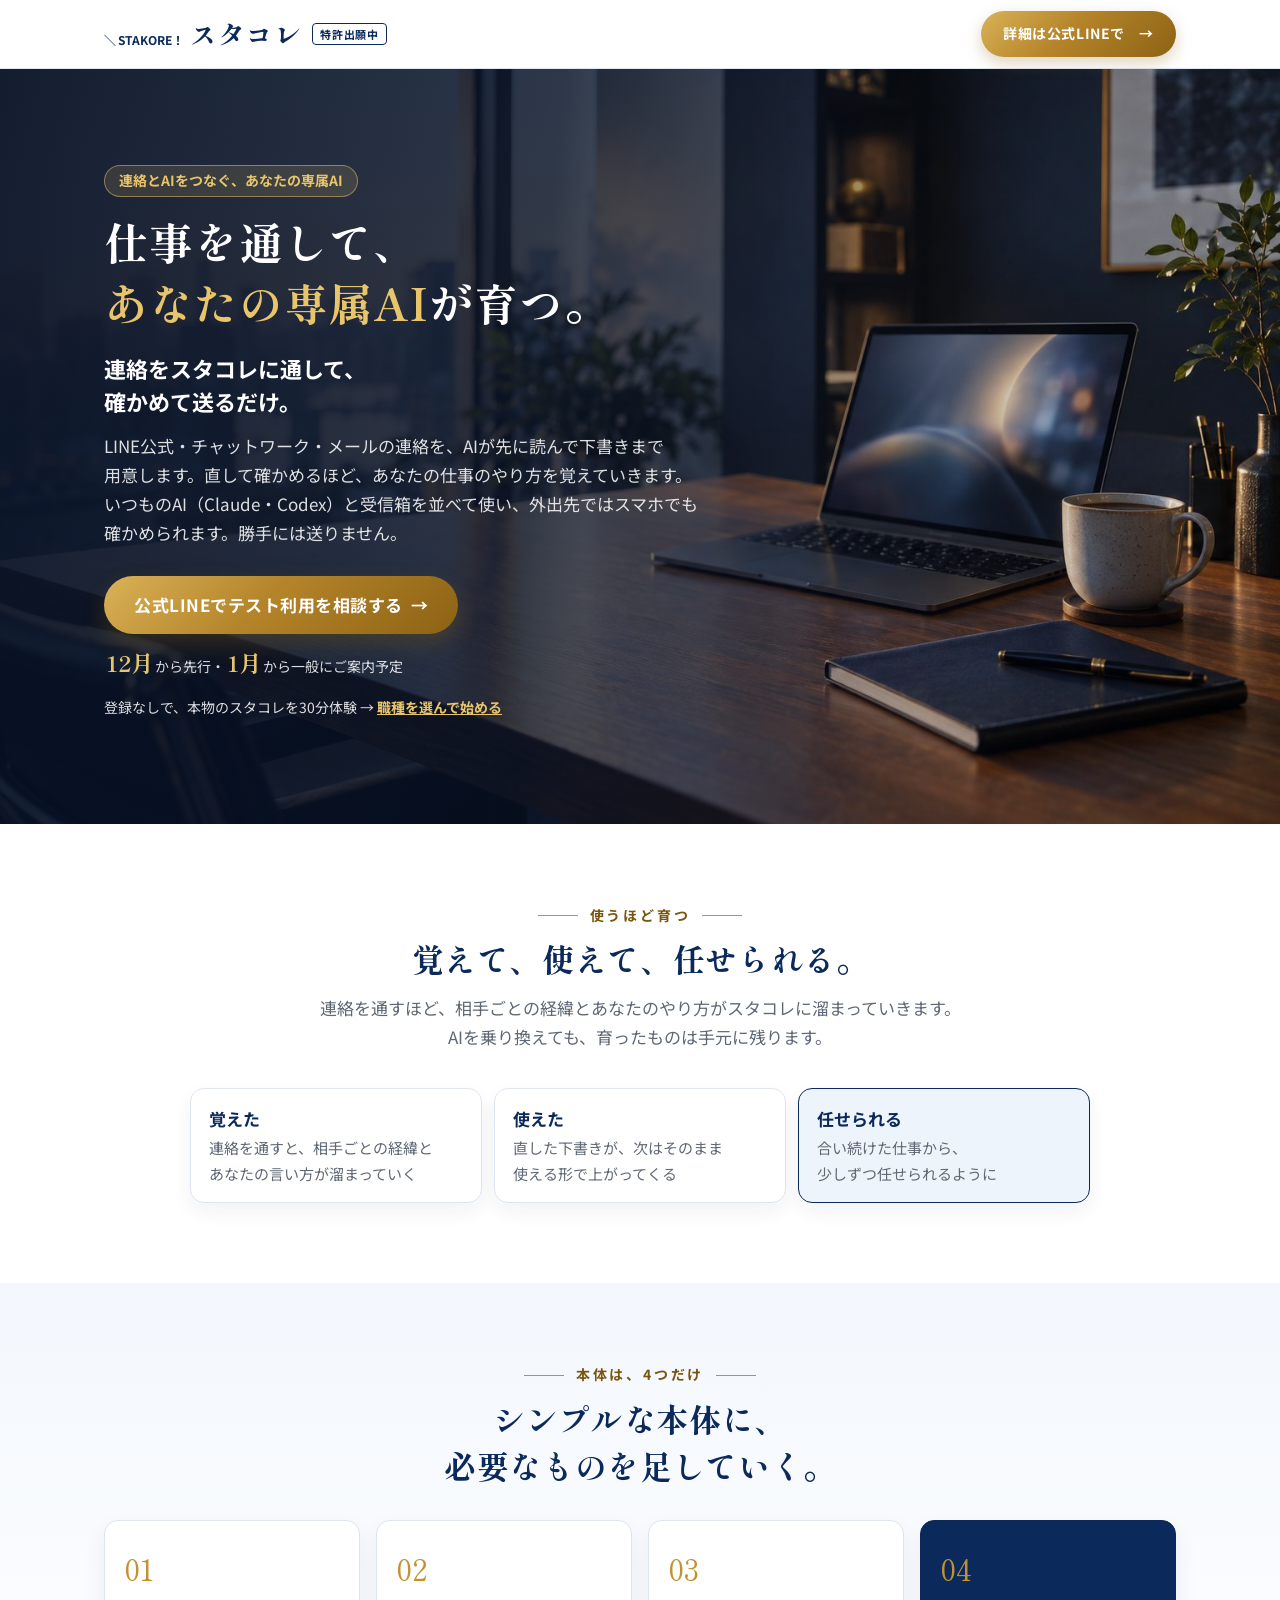
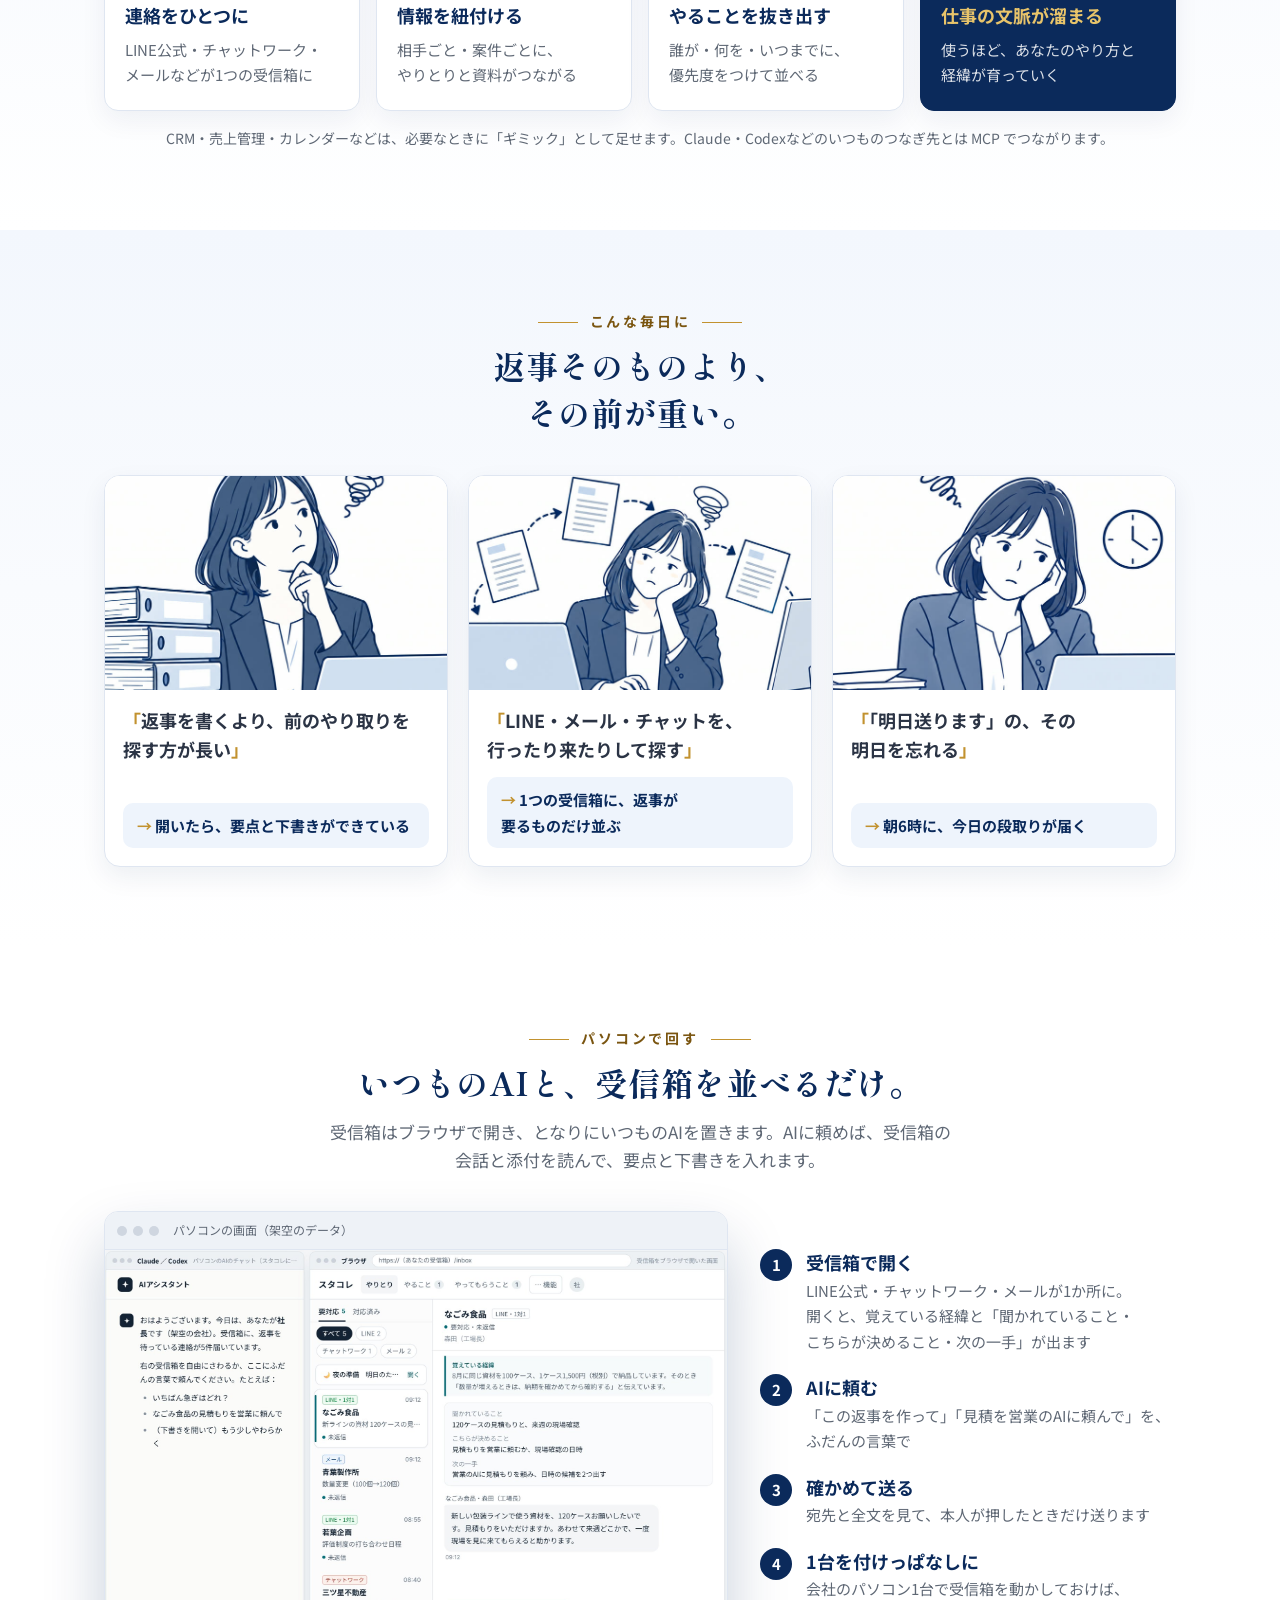
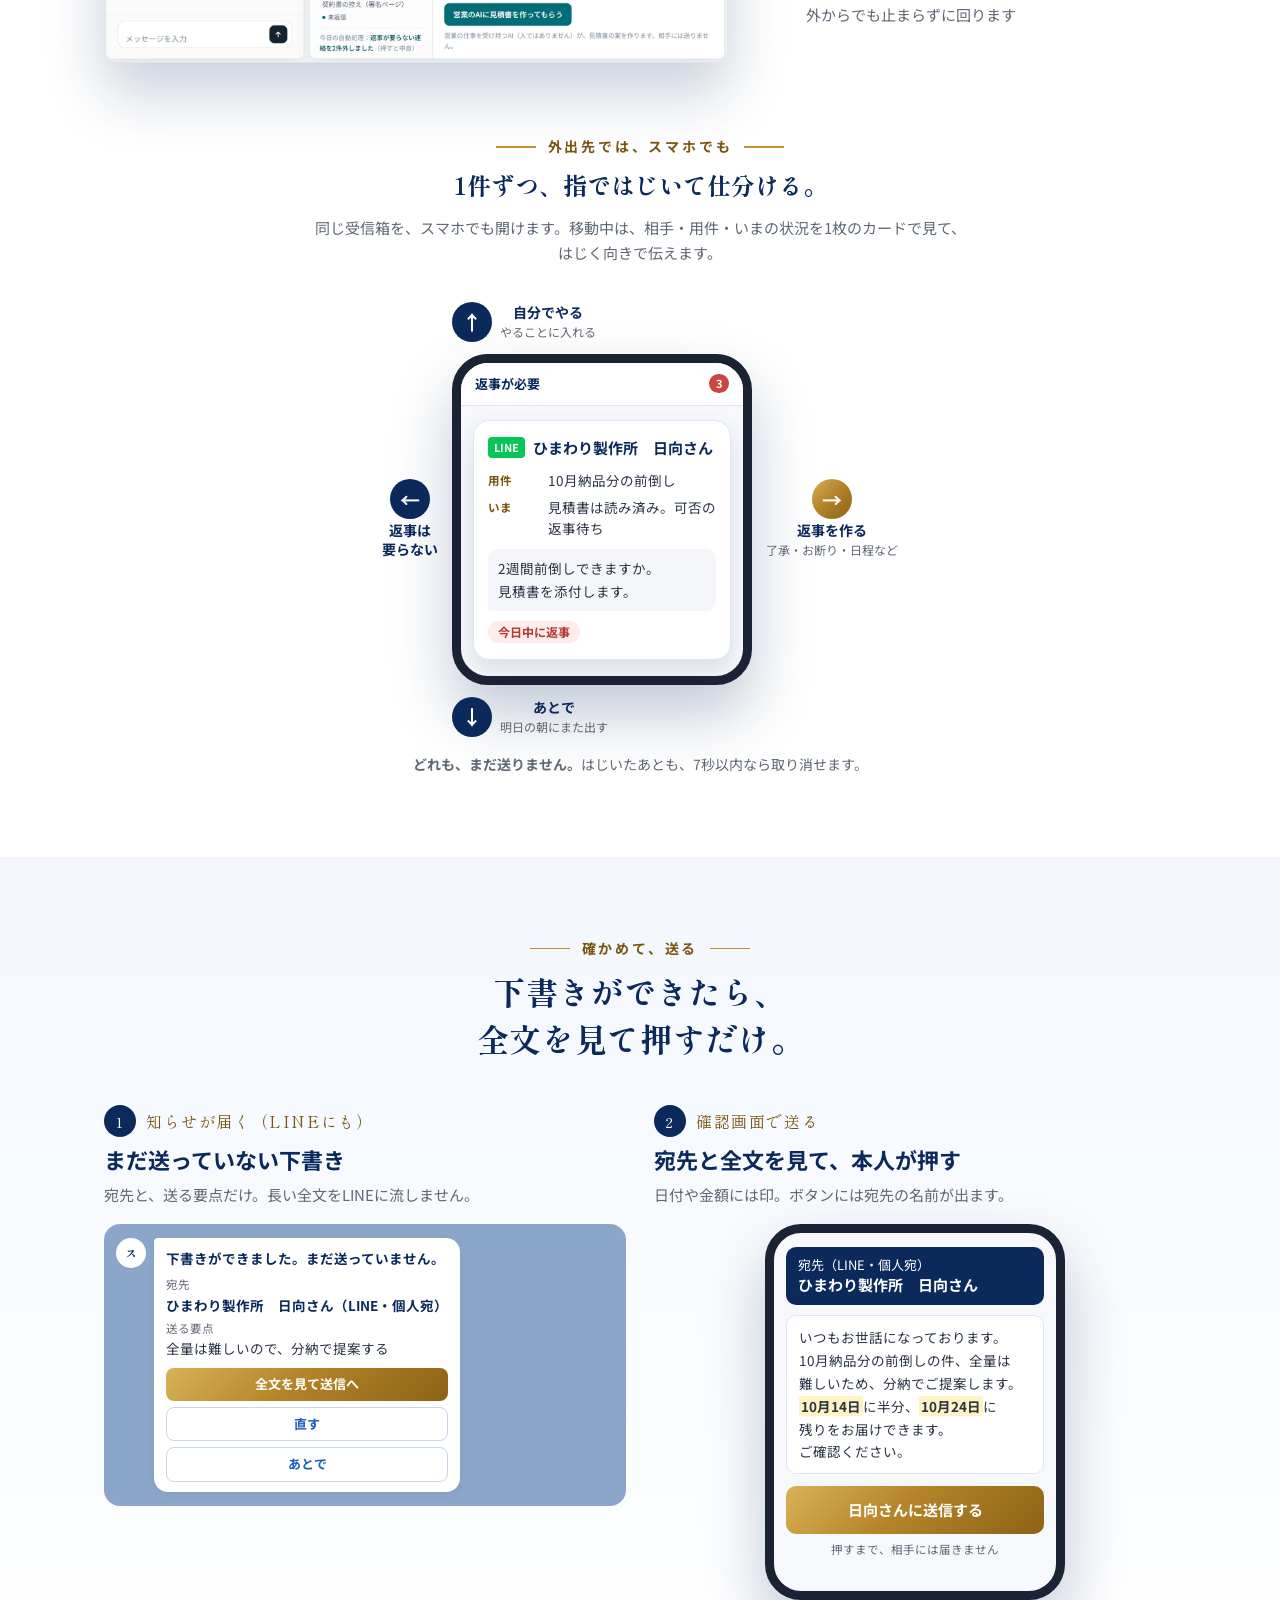
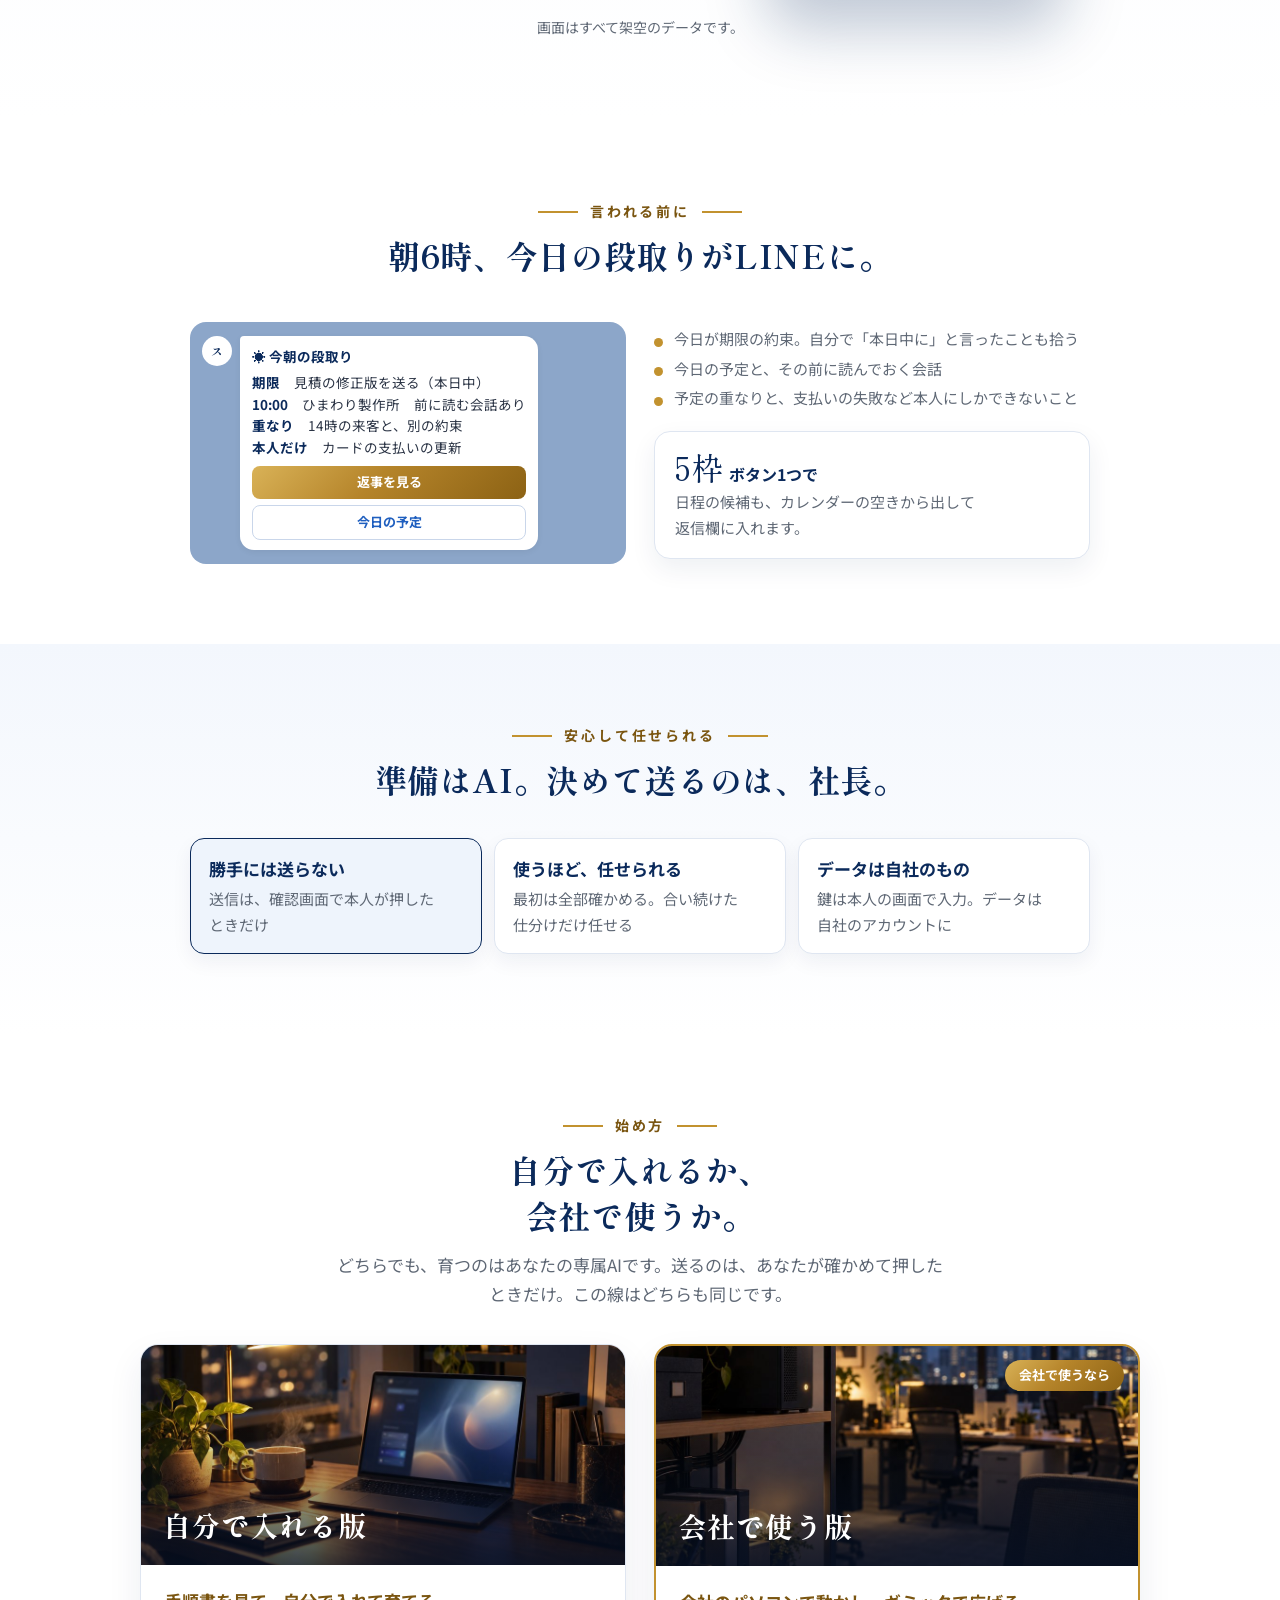
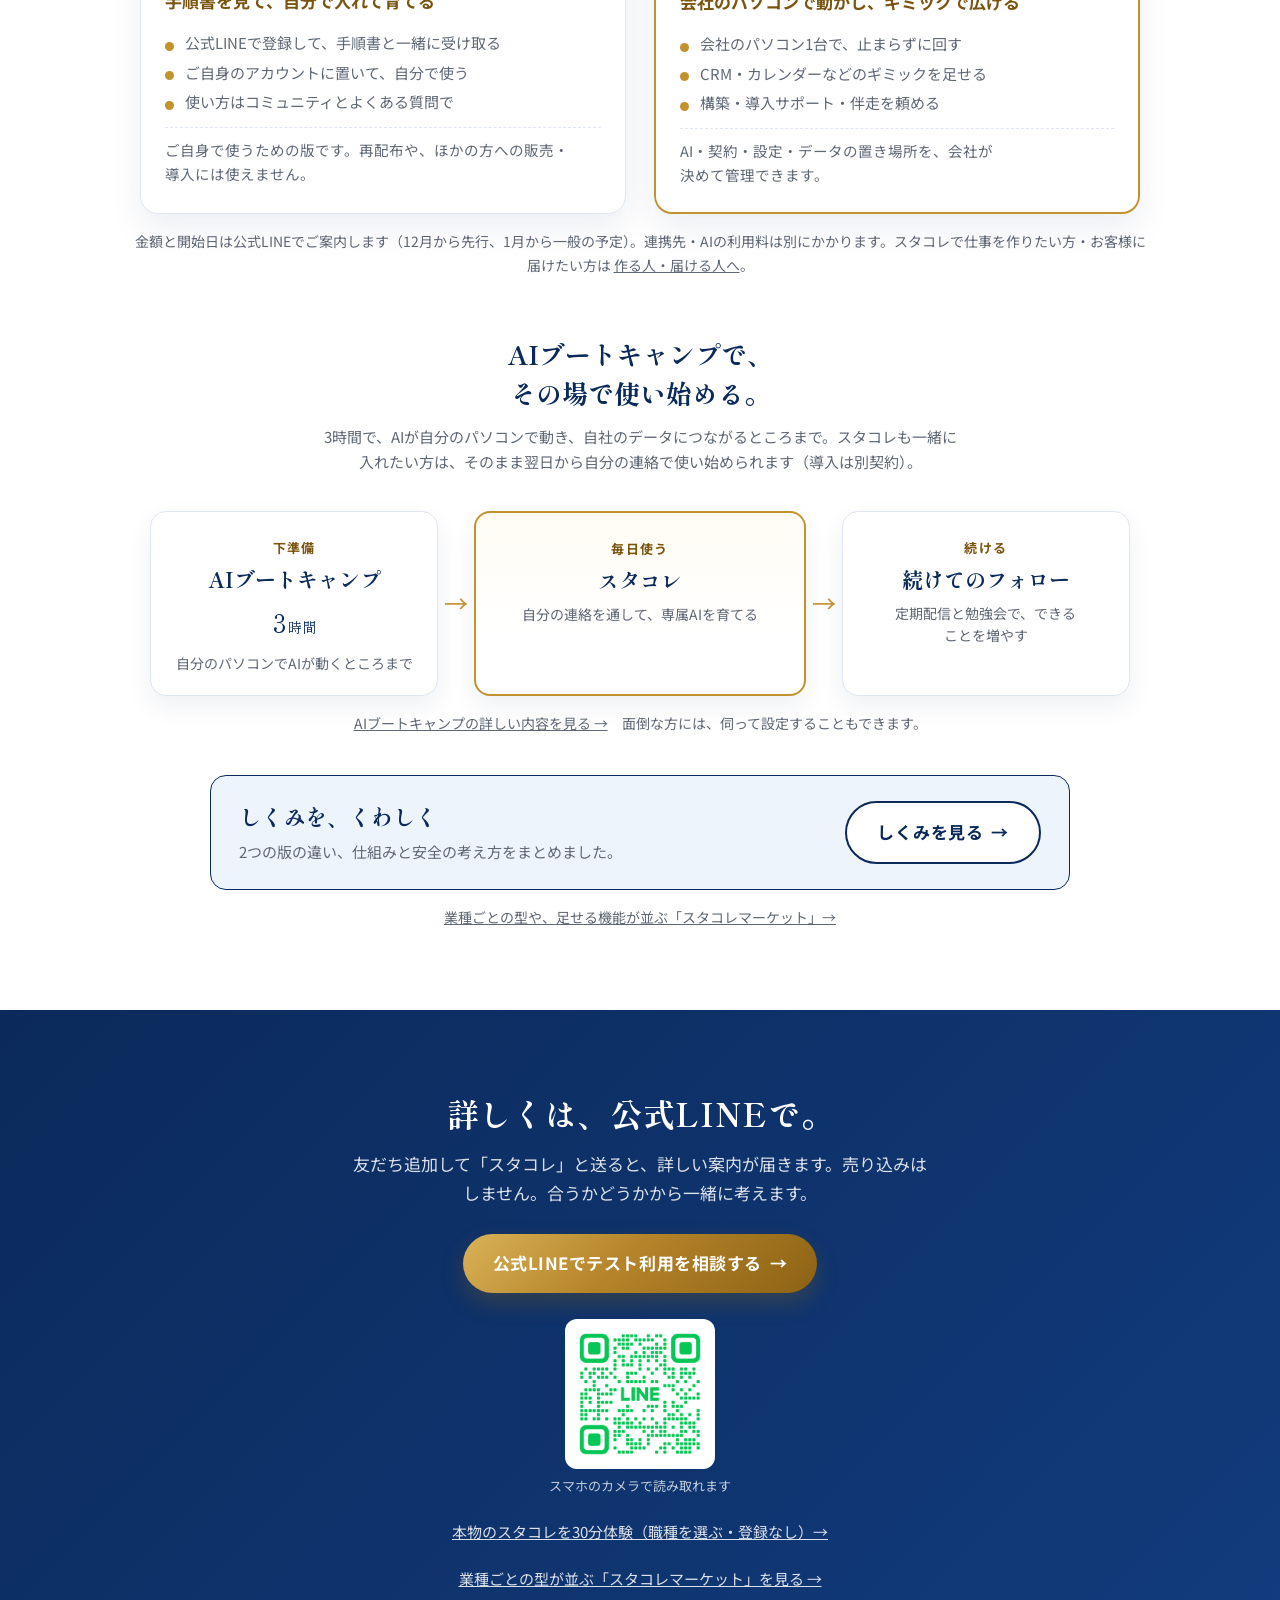
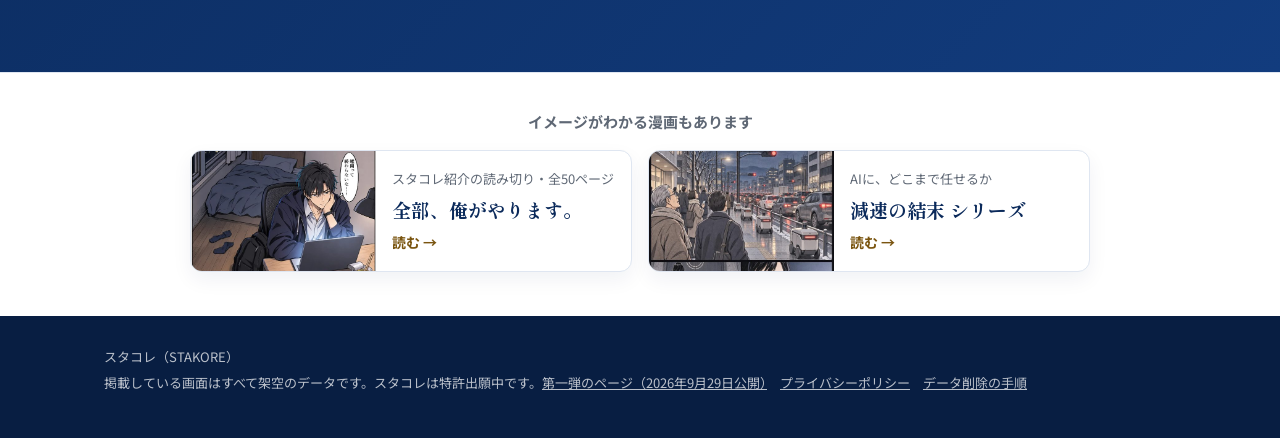
<file: index.html>
<!DOCTYPE html>
<html lang="ja">
<head>
<meta charset="utf-8">
<meta name="viewport" content="width=device-width,initial-scale=1">
<title>スタコレ｜仕事を通して、あなたの専属AIが育つ</title>
<meta name="description" content="LINE・メール・チャットワークの連絡をスタコレに通すだけ。AIが判断して下書きまで用意し、直して確かめるほど、あなたの仕事のやり方を覚えていきます。送るのは、いつもあなた。">
<meta property="og:title" content="スタコレ｜仕事を通して、あなたの専属AIが育つ">
<meta property="og:description" content="仕事を通して、あなたの専属AIが育つ。送るのは、いつもあなた。">
<link rel="preconnect" href="https://fonts.googleapis.com"><link rel="preconnect" href="https://fonts.gstatic.com" crossorigin>
<link href="https://fonts.googleapis.com/css2?family=Shippori+Mincho+B1:wght@600;700;800&family=Noto+Sans+JP:wght@400;500;700;900&display=swap" rel="stylesheet">
<link rel="stylesheet" href="css/site.css">
</head>
<body>

<header class="top"><div class="w">
  <a class="logo" href="#">スタコレ<small>STAKORE</small><span class="pat">特許出願中</span></a>
  <a class="cta" href="https://line.me/R/ti/p/@232zafzm">詳細は<span class="long">公式</span>LINEで</a>
</div></header>

<!-- 1. トップ -->
<section class="hero dark"><div class="w">
  <div>
    <span class="tag">連絡とAIをつなぐ、あなたの専属AI</span>
    <h1>仕事を通して、<br><span class="mk">あなたの専属AI</span>が育つ。</h1>
    <p class="sub">連絡をスタコレに通して、<br>確かめて送るだけ。</p>
    <p class="p">LINE公式・チャットワーク・メールの連絡を、AIが先に読んで下書きまで用意します。直して確かめるほど、あなたの仕事のやり方を覚えていきます。いつものAI（Claude・Codex）と受信箱を並べて使い、外出先ではスマホでも確かめられます。勝手には送りません。</p>
    <div class="cta"><a class="btn" href="https://line.me/R/ti/p/@232zafzm">公式LINEでテスト利用を相談する</a><span class="price1"><b>12月</b>から先行・<b>1月</b>から一般にご案内予定</span></div>
    <p class="try">登録なしで、本物のスタコレを30分体験 → <a href="demo/taiken.html">職種を選んで始める</a></p>
  </div>
</div></section>

<!-- 1-2. 育つ -->
<section><div class="w">
  <div class="kk">使うほど育つ</div>
  <h2>覚えて、使えて、任せられる。</h2>
  <p class="lead">連絡を通すほど、相手ごとの経緯とあなたのやり方がスタコレに溜まっていきます。AIを乗り換えても、育ったものは手元に残ります。</p>
  <div class="promise">
    <div><b>覚えた</b>連絡を通すと、相手ごとの経緯とあなたの言い方が溜まっていく</div>
    <div><b>使えた</b>直した下書きが、次はそのまま使える形で上がってくる</div>
    <div class="key"><b>任せられる</b>合い続けた仕事から、少しずつ任せられるように</div>
  </div>
</div></section>

<!-- 1-3. 本体は4つ -->
<section class="soft"><div class="w">
  <div class="kk">本体は、4つだけ</div>
  <h2>シンプルな本体に、<br>必要なものを足していく。</h2>
  <div class="four">
    <div><i>01</i><b>連絡をひとつに</b><span>LINE公式・チャットワーク・メールなどが1つの受信箱に</span></div>
    <div><i>02</i><b>情報を紐付ける</b><span>相手ごと・案件ごとに、やりとりと資料がつながる</span></div>
    <div><i>03</i><b>やることを抜き出す</b><span>誰が・何を・いつまでに、優先度をつけて並べる</span></div>
    <div class="k"><i>04</i><b>仕事の文脈が溜まる</b><span>使うほど、あなたのやり方と経緯が育っていく</span></div>
  </div>
  <p class="note">CRM・売上管理・カレンダーなどは、必要なときに「ギミック」として足せます。Claude・Codexなどのいつものつなぎ先とは MCP でつながります。</p>
</div></section>

<!-- 2. こんな毎日に -->
<section class="soft"><div class="w">
  <div class="kk">こんな毎日に</div>
  <h2>返事そのものより、<br>その前が重い。</h2>
  <ul class="pain">
    <li><img src="img/line/a3.jpg" alt=""><p class="q">返事を書くより、前のやり取りを探す方が長い</p><p class="a">開いたら、要点と下書きができている</p></li>
    <li><img src="img/line/a5.jpg" alt=""><p class="q">LINE・メール・チャットを、行ったり来たりして探す</p><p class="a">1つの受信箱に、返事が要るものだけ並ぶ</p></li>
    <li><img src="img/line/a1.jpg" alt=""><p class="q">「明日送ります」の、その明日を忘れる</p><p class="a">朝6時に、今日の段取りが届く</p></li>
  </ul>
</div></section>

<!-- 3. パソコンで回す -->
<section><div class="w">
  <div class="kk">パソコンで回す</div>
  <h2>いつものAIと、受信箱を並べるだけ。</h2>
  <p class="lead">受信箱はブラウザで開き、となりにいつものAIを置きます。AIに頼めば、受信箱の会話と添付を読んで、要点と下書きを入れます。</p>
  <div class="pcmain">
    <figure class="pcshot"><div class="pcbar"><i></i><i></i><i></i><span>パソコンの画面（架空のデータ）</span></div><img src="img/pc-inbox.jpg" alt="AIのチャットと受信箱を並べた画面" width="1800" height="1193" loading="lazy"></figure>
    <ol class="pcsteps">
      <li><b>受信箱で開く</b>LINE公式・チャットワーク・メールが1か所に。開くと、覚えている経緯と「聞かれていること・こちらが決めること・次の一手」が出ます</li>
      <li><b>AIに頼む</b>「この返事を作って」「見積を営業のAIに頼んで」を、ふだんの言葉で</li>
      <li><b>確かめて送る</b>宛先と全文を見て、本人が押したときだけ送ります</li>
      <li><b>1台を付けっぱなしに</b>会社のパソコン1台で受信箱を動かしておけば、外からでも止まらずに回ります</li>
    </ol>
  </div>

  <div class="kk" style="margin-top:72px">外出先では、スマホでも</div>
  <h3 style="text-align:center;font-family:var(--mincho);font-size:24px">1件ずつ、指ではじいて仕分ける。</h3>
  <p class="lead" style="font-size:15px">同じ受信箱を、スマホでも開けます。移動中は、相手・用件・いまの状況を1枚のカードで見て、はじく向きで伝えます。</p>
  <div class="swipe" style="margin-top:36px">
    <div class="dir up"><i>↑</i><span>自分でやる<br><small>やることに入れる</small></span></div>
    <div class="dir l"><i>←</i><span>返事は<br>要らない</span></div>
    <div class="phone">
      <div class="pbar">返事が必要<small>3</small></div>
      <div class="pbody">
        <div class="sc" style="transform:none">
          <div class="who"><span class="tagl">LINE</span>ひまわり製作所　日向さん</div>
          <dl><dt>用件</dt><dd>10月納品分の前倒し</dd><dt>いま</dt><dd>見積書は読み済み。可否の返事待ち</dd></dl>
          <q>2週間前倒しできますか。見積書を添付します。</q>
          <span class="due">今日中に返事</span>
        </div>
      </div>
    </div>
    <div class="dir r"><i>→</i><span>返事を作る<br><small>了承・お断り・日程など</small></span></div>
    <div class="dir dn"><i>↓</i><span>あとで<br><small>明日の朝にまた出す</small></span></div>
  </div>
  <p class="note"><b>どれも、まだ送りません。</b>はじいたあとも、7秒以内なら取り消せます。</p>
</div></section>

<!-- 4. 確かめて、送る -->
<section class="soft"><div class="w">
  <div class="kk">確かめて、送る</div>
  <h2>下書きができたら、<br>全文を見て押すだけ。</h2>
  <div class="duo">
    <div class="step2">
      <span class="n"><i>1</i>知らせが届く（LINEにも）</span>
      <h3>まだ送っていない下書き</h3>
      <p>宛先と、送る要点だけ。長い全文をLINEに流しません。</p>
      <div class="lt">
        <div class="from"><span class="ic">ス</span><div class="bub"><div class="t">下書きができました。まだ送っていません。</div><span class="k">宛先</span><br><b>ひまわり製作所　日向さん（LINE・個人宛）</b><br><span class="k">送る要点</span><br>全量は難しいので、分納で提案する<div class="bts"><span class="main">全文を見て送信へ</span><span>直す</span><span>あとで</span></div></div></div>
      </div>
    </div>
    <div class="step2">
      <span class="n"><i>2</i>確認画面で送る</span>
      <h3>宛先と全文を見て、本人が押す</h3>
      <p>日付や金額には印。ボタンには宛先の名前が出ます。</p>
      <div class="phone cf"><div class="pbody">
        <div class="to">宛先（LINE・個人宛）<b>ひまわり製作所　日向さん</b></div>
        <div class="body">いつもお世話になっております。10月納品分の前倒しの件、全量は難しいため、分納でご提案します。<em>10月14日</em>に半分、<em>10月24日</em>に残りをお届けできます。ご確認ください。</div>
        <div class="sendb">日向さんに送信する</div>
        <p class="nb">押すまで、相手には届きません</p>
      </div></div>
    </div>
  </div>
  <p class="note">画面はすべて架空のデータです。</p>
</div></section>

<!-- 5. 朝の段取り -->
<section><div class="w">
  <div class="kk">言われる前に</div>
  <h2>朝6時、今日の段取りがLINEに。</h2>
  <div class="duo" style="max-width:900px;margin-left:auto;margin-right:auto">
    <div class="lt">
      <div class="from"><span class="ic">ス</span><div class="bub"><div class="t">☀ 今朝の段取り</div>
        <b>期限</b>　見積の修正版を送る（本日中）<br><b>10:00</b>　ひまわり製作所　前に読む会話あり<br><b>重なり</b>　14時の来客と、別の約束<br><b>本人だけ</b>　カードの支払いの更新
        <div class="bts"><span class="main">返事を見る</span><span>今日の予定</span></div></div></div>
    </div>
    <div>
      <ul class="bul" style="margin-top:0">
        <li>今日が期限の約束。自分で「本日中に」と言ったことも拾う</li>
        <li>今日の予定と、その前に読んでおく会話</li>
        <li>予定の重なりと、支払いの失敗など本人にしかできないこと</li>
      </ul>
      <div class="pcard" style="margin-top:20px;padding:18px 20px">
        <div class="big" style="font-size:32px">5枠<small>ボタン1つで</small></div>
        <p style="margin-top:4px">日程の候補も、カレンダーの空きから出して返信欄に入れます。</p>
      </div>
    </div>
  </div>
</div></section>

<!-- 6. 約束 -->
<section class="soft"><div class="w">
  <div class="kk">安心して任せられる</div>
  <h2>準備はAI。決めて送るのは、社長。</h2>
  <div class="promise">
    <div class="key"><b>勝手には送らない</b>送信は、確認画面で本人が押したときだけ</div>
    <div><b>使うほど、任せられる</b>最初は全部確かめる。合い続けた仕分けだけ任せる</div>
    <div><b>データは自社のもの</b>鍵は本人の画面で入力。データは自社のアカウントに</div>
  </div>
</div></section>

<!-- 7. 始め方 -->
<section><div class="w">
  <div class="kk">始め方</div>
  <h2>自分で入れるか、<br>会社で使うか。</h2>
  <p class="lead">どちらでも、育つのはあなたの専属AIです。送るのは、あなたが確かめて押したときだけ。この線はどちらも同じです。</p>
  <div class="ver">
    <div class="vc">
      <div class="ph" style="background-image:url(img/gen/self.jpg)"><span>自分で入れる版</span></div>
      <div class="bd">
        <p class="s">手順書を見て、自分で入れて育てる</p>
        <ul class="bul"><li>公式LINEで登録して、手順書と一緒に受け取る</li><li>ご自身のアカウントに置いて、自分で使う</li><li>使い方はコミュニティとよくある質問で</li></ul>
        <p class="fine">ご自身で使うための版です。再配布や、ほかの方への販売・導入には使えません。</p>
      </div>
    </div>
    <div class="vc rec">
      <span class="badge">会社で使うなら</span>
      <div class="ph" style="background-image:url(img/gen/company.jpg)"><span>会社で使う版</span></div>
      <div class="bd">
        <p class="s">会社のパソコンで動かし、ギミックで広げる</p>
        <ul class="bul"><li>会社のパソコン1台で、止まらずに回す</li><li>CRM・カレンダーなどのギミックを足せる</li><li>構築・導入サポート・伴走を頼める</li></ul>
        <p class="fine">AI・契約・設定・データの置き場所を、会社が決めて管理できます。</p>
      </div>
    </div>
  </div>
  <p class="note">金額と開始日は公式LINEでご案内します（12月から先行、1月から一般の予定）。連携先・AIの利用料は別にかかります。スタコレで仕事を作りたい方・お客様に届けたい方は <a href="more/#partner">作る人・届ける人へ</a>。</p>
  <h3 style="text-align:center;margin-top:56px;font-family:var(--mincho);font-size:26px">AIブートキャンプで、<br>その場で使い始める。</h3>
  <p class="lead" style="font-size:15px">3時間で、AIが自分のパソコンで動き、自社のデータにつながるところまで。スタコレも一緒に入れたい方は、そのまま翌日から自分の連絡で使い始められます（導入は別契約）。</p>
  <div class="path">
    <div class="pstep"><span class="t">下準備</span><b>AIブートキャンプ</b><div class="v">3<small>時間</small></div><p>自分のパソコンでAIが動くところまで</p></div>
    <div class="par">→</div>
    <div class="pstep main"><span class="t">毎日使う</span><b>スタコレ</b><p>自分の連絡を通して、専属AIを育てる</p></div>
    <div class="par">→</div>
    <div class="pstep"><span class="t">続ける</span><b>続けてのフォロー</b><p>定期配信と勉強会で、できることを増やす</p></div>
  </div>
  <p class="note"><a href="https://mgomita-ui.github.io/hatarakikata4-lp/bootcamp/">AIブートキャンプの詳しい内容を見る →</a>　面倒な方には、伺って設定することもできます。</p>
  <div class="more" style="margin-top:40px">
    <div><h3>しくみを、くわしく</h3><p>2つの版の違い、仕組みと安全の考え方をまとめました。</p></div>
    <a class="btn line" href="more/">しくみを見る</a>
  </div>
  <p class="note"><a href="market/">業種ごとの型や、足せる機能が並ぶ「スタコレマーケット」→</a></p>
</div></section>

<!-- 8. 最後 -->
<section class="last"><div class="w">
  <h2>詳しくは、公式LINEで。</h2>
  <p>友だち追加して「スタコレ」と送ると、詳しい案内が届きます。売り込みはしません。合うかどうかから一緒に考えます。</p>
  <a class="btn" href="https://line.me/R/ti/p/@232zafzm">公式LINEでテスト利用を相談する</a>
  <div><div class="qr"><img src="img/line-qr.png" alt="公式LINEの友だち追加QRコード" width="150" height="150"><span>スマホのカメラで読み取れます</span></div></div>
  <a class="sub2" href="demo/taiken.html">本物のスタコレを30分体験（職種を選ぶ・登録なし）→</a>
  <a class="sub2" href="market/">業種ごとの型が並ぶ「スタコレマーケット」を見る →</a>
</div></section>

<!-- 漫画のバナー -->
<section class="mbn"><div class="w">
  <p class="mbn-h">イメージがわかる漫画もあります</p>
  <div class="mbn-row">
    <a class="mb" href="https://oreleve-manga.m-gomita.workers.dev/"><span class="im" style="background-image:url(img/manga-b/ore.jpg);background-position:center 45%"></span><span class="tx"><small>スタコレ紹介の読み切り・全50ページ</small><b>全部、俺がやります。</b><em>読む →</em></span></a>
    <a class="mb" href="more/#manga"><span class="im" style="background-image:url(img/manga-b/gen.jpg);background-position:center 40%"></span><span class="tx"><small>AIに、どこまで任せるか</small><b>減速の結末 シリーズ</b><em>読む →</em></span></a>
  </div>
</div></section>

<footer><div class="w">
  <p>スタコレ（STAKORE）</p>
  <p>掲載している画面はすべて架空のデータです。スタコレは特許出願中です。<a href="v1/">第一弾のページ（2026年9月29日公開）</a>　<a href="privacy.html">プライバシーポリシー</a>　<a href="data-deletion.html">データ削除の手順</a></p>
</div></footer>
<script src="js/motion.js" defer></script>
</body>
</html>
</file>
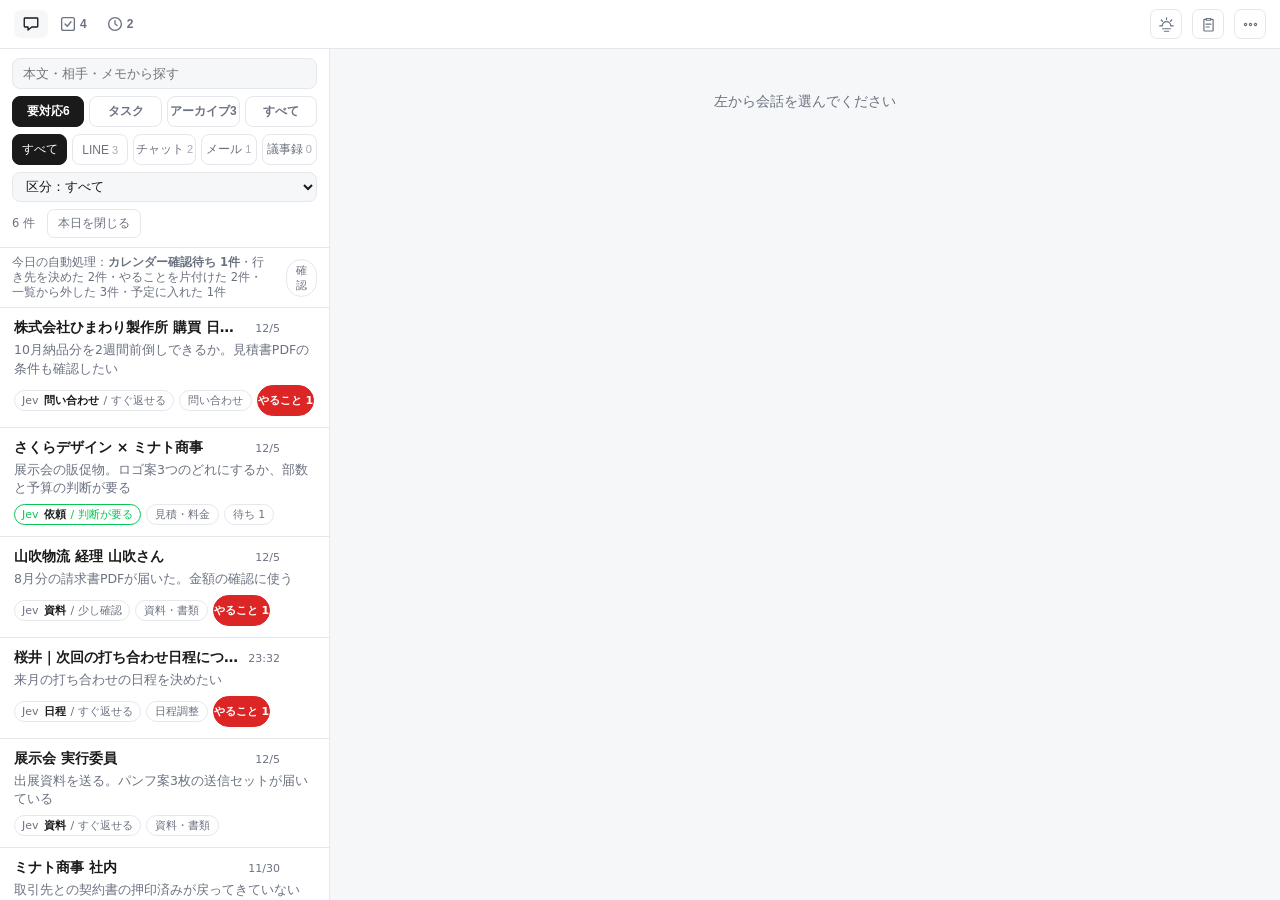
<file: demo/index.html>
<!doctype html>
<html lang="ja"><head>
<meta charset="utf-8"><meta name="viewport" content="width=device-width,initial-scale=1">
<title>受信箱（見本・架空のデータ）</title>
<style>
  :root {
    color-scheme: light;
    --bg:#f6f7f9; --card:#fff; --fg:#1a1a1a; --muted:#6b7280; --line:#e5e7eb;
    --accent:#06c755; --warn:#dc2626; --in:#fff; --out:#dcf7c5;
  }
  @media (prefers-color-scheme: never-xyz) {
    :root { --bg:#16181d; --card:#1e2128; --fg:#e8eaed; --muted:#9aa0a6; --line:#2e323a;
            --in:#2a2e36; --out:#2c4a30; }
  }
  * { box-sizing:border-box; }
  body { margin:0; height:100dvh; display:flex; flex-direction:column; overflow:hidden;
         background:var(--bg); color:var(--fg);
         font-family:system-ui,-apple-system,"Hiragino Kaku Gothic ProN","Yu Gothic UI",sans-serif; font-size:14px; }

  header { display:flex; align-items:center; gap:10px; padding:9px 14px; border-bottom:1px solid var(--line);
           background:var(--card); flex-shrink:0; }
  header h1 { font-size:15px; margin:0; font-weight:700; }
  header nav { display:flex; gap:3px; }
  header nav button { border:0; background:transparent; color:var(--muted); padding:5px 8px; border-radius:7px;
                      cursor:pointer; font-size:12px; font-weight:700; display:inline-flex; align-items:center; gap:3px; }
  header nav button svg { width:18px; height:18px; fill:none; stroke:currentColor; stroke-width:1.8;
                          stroke-linecap:round; stroke-linejoin:round; }
  header nav .navn:empty { display:none; }
  header nav button.on { background:var(--bg); color:var(--fg); }
  header .sp { flex:1; }
  .mini { border:1px solid var(--line); background:transparent; color:var(--muted); padding:5px 10px;
          border-radius:7px; cursor:pointer; font-size:12px; }

  /* 見出しの並び。幅が足りないと文字が縦積みになって読めなくなるので、
     折り返しを止め、右側の道具はアイコンだけにしてある。名前は title で出る。 */
  header nav button, header > .mini { white-space:nowrap; flex-shrink:0; }
  .mini.ico { padding:0; width:32px; height:30px; display:inline-flex; align-items:center; justify-content:center; }
  .mini.ico svg { width:17px; height:17px; fill:none; stroke:currentColor;
                  stroke-width:1.7; stroke-linecap:round; stroke-linejoin:round; }
  .mini.ico:hover { color:var(--fg); border-color:var(--fg); }
  .mini.ico:disabled { opacity:.45; cursor:default; }
  .mini.ico.busy svg { animation:spin 1s linear infinite; }
  @keyframes spin { to { transform:rotate(360deg); } }

  /* minmax(0,1fr) にしないと、長いグループ名のぶんだけ右の列が広がり、
     送信ボタンが画面の外へ押し出される。1fr の既定は min-width:auto。 */
  main { flex:1; display:grid; grid-template-columns:330px minmax(0, 1fr); min-height:0; }
  @media (max-width:820px) {
    main { grid-template-columns:1fr; }
    main.viewing #list { display:none; }
    main:not(.viewing) #detail { display:none; }
  }

  #list { border-right:1px solid var(--line); overflow-y:auto; background:var(--card); }
  .filters { padding:9px 12px; border-bottom:1px solid var(--line); position:sticky; top:0;
             background:var(--card); z-index:2; }
  .states { display:flex; gap:5px; }
  .states button { flex:1; border:1px solid var(--line); background:transparent; color:var(--muted);
                   font-size:12px; padding:6px 2px; border-radius:8px; cursor:pointer; font-weight:600;
                   white-space:nowrap; }
  .states button.on { background:var(--fg); color:var(--card); border-color:var(--fg); }
  /* 経路の絞り込み。LINEを見たいときにメールが挟まらないように。
     0件の経路は出さない。押せるのに何も起きないボタンは邪魔なだけ。 */
  .states.chan { margin-top:7px; }
  .states.chan button { font-weight:500; font-size:12px; }
  .states.chan button .n { opacity:.6; margin-left:3px; font-size:11px; }
  .filters input.q { width:100%; margin-bottom:7px; padding:7px 10px; font-size:13px;
                     border:1px solid var(--line); border-radius:8px;
                     background:var(--bg); color:var(--fg); }
  /* 探した結果。会話ではなく「見つかった行」を並べる。
     どの会話の、いつの発言かが分かれば、あとは開けばよい。 */
  .hit { padding:9px 12px; border-bottom:1px solid var(--line); cursor:pointer; }
  .hit:hover { background:var(--bg); }
  .hit .top { display:flex; gap:8px; align-items:baseline; }
  .hit .top b { font-size:13px; flex:1; overflow:hidden; text-overflow:ellipsis; white-space:nowrap; }
  .hit .top .when { color:var(--muted); font-size:11px; flex-shrink:0; }
  .hit .body { color:var(--muted); font-size:12px; line-height:1.55; margin-top:3px;
               display:-webkit-box; -webkit-line-clamp:2; -webkit-box-orient:vertical; overflow:hidden; }
  .hit mark { background:var(--warn); color:#fff; border-radius:3px; padding:0 2px; }

  .filters select { width:100%; margin-top:7px; padding:6px 9px; font-size:12.5px; border:1px solid var(--line);
                    border-radius:8px; background:var(--bg); color:var(--fg); }
  .count { margin-top:7px; font-size:11.5px; color:var(--muted); }

  .thread { padding:11px 14px; border-bottom:1px solid var(--line); cursor:pointer; }
  .thread:hover { background:var(--bg); }
  .thread.on { background:var(--bg); box-shadow:inset 3px 0 0 var(--accent); }
  .thread .top { display:flex; align-items:baseline; gap:8px; }
  .alias { font-size:10px; color:var(--muted); border:1px solid var(--line); border-radius:4px; padding:0 3px; margin-left:5px; }
  .thread .name { font-weight:700; flex:1; overflow:hidden; text-overflow:ellipsis; white-space:nowrap; }
  .thread .when { color:var(--muted); font-size:11px; flex-shrink:0; }
  .thread .sum { color:var(--muted); margin-top:3px; font-size:12.5px; line-height:1.5;
                 display:-webkit-box; -webkit-line-clamp:2; -webkit-box-orient:vertical; overflow:hidden; }
  .thread .tags { display:flex; gap:5px; margin-top:6px; align-items:center; flex-wrap:wrap; }
  .tag { font-size:11px; padding:2px 8px; border-radius:99px; border:1px solid var(--line); color:var(--muted);
         white-space:nowrap; flex-shrink:0; }
  .tag.task { background:var(--warn); color:#fff; border-color:var(--warn); font-weight:700; }
  .tag.who { color:var(--fg); border-color:var(--accent); }
  .gf { position:relative; display:inline-block; }
  .gfbox { position:absolute; z-index:30; top:100%; left:0; margin-top:4px; width:320px; max-width:80vw;
           background:var(--card); border:1px solid var(--line); border-radius:8px;
           box-shadow:0 6px 20px rgba(0,0,0,.14); padding:8px; }
  .gfbox input[type=text] { width:100%; margin-bottom:6px; box-sizing:border-box; }
  .gflist { max-height:320px; overflow:auto; }
  .gfi { display:flex; gap:6px; align-items:center; padding:3px 2px; font-size:13px; cursor:pointer; }
  .gfi span:first-of-type { flex:1; min-width:0; overflow:hidden; text-overflow:ellipsis; white-space:nowrap; }
  .gfi .n { color:var(--muted); font-size:11px; }
  .gfall { border-bottom:1px solid var(--line); margin-bottom:4px; padding-bottom:6px; }
  .tag.done { opacity:.5; }

  #detail { display:flex; flex-direction:column; min-height:0; min-width:0; overflow:hidden; }
  .dhead { padding:9px 14px; border-bottom:1px solid var(--line); background:var(--card); display:flex;
           align-items:center; gap:9px; flex-shrink:0; }
  .dhead .back { display:none; }
  @media (max-width:820px) { .dhead .back { display:block; } }
  /* flex の子は既定で中身より狭くならない。min-width:0 がないと ellipsis が効かない。 */
  .dhead b { font-size:15px; overflow:hidden; text-overflow:ellipsis; white-space:nowrap;
             min-width:0; flex:0 1 auto; }
  .dhead .sp { flex:1; }

  #msgs { flex:1; overflow-y:auto; padding:16px; display:flex; flex-direction:column; gap:9px; }
  .msg { max-width:min(560px, 80%); padding:9px 13px; border-radius:14px; line-height:1.65; white-space:pre-wrap;
         font-size:var(--msgfs, 15px);
         word-break:break-word; }
  .msg.in { background:var(--in); border:1px solid var(--line); align-self:flex-start; border-bottom-left-radius:4px; }
  .msg.out { background:var(--out); align-self:flex-end; border-bottom-right-radius:4px; }
  .msg img { max-width:100%; border-radius:8px; display:block; margin-bottom:5px; }
  .meta { font-size:10.5px; color:var(--muted); margin-top:4px; }
  .filecard { display:flex; gap:7px; margin-top:7px; flex-wrap:wrap; }

  .sit { border-bottom:1px solid var(--line); background:var(--card); flex-shrink:0; }
  .sit > summary { list-style:none; cursor:pointer; display:flex; align-items:center; gap:8px; flex-wrap:nowrap;
                   padding:5px 14px; font-size:11.5px; color:var(--muted); overflow:hidden; white-space:nowrap; }
  .sit > summary::-webkit-details-marker { display:none; }
  .sit .sitk { font-weight:700; color:var(--fg); }
  .sit .sitv { overflow:hidden; text-overflow:ellipsis; }
  .sit .sitmore { margin-left:auto; color:var(--accent); }
  .sit[open] .sitmore { visibility:hidden; }
  .sit .routebar, .sit .leadbar, .sit .dest { border-top:1px solid var(--line); }
  .panel { border-top:1px solid var(--line); background:var(--card); padding:6px 12px;
           flex-shrink:0; min-width:0; }
  .tabs { display:flex; gap:2px; margin-bottom:5px; }
  .tabs button { border:0; background:transparent; color:var(--muted); font-size:12px; font-weight:600;
                 padding:3px 9px; border-radius:6px; cursor:pointer; }
  .tabs button.on { background:var(--bg); color:var(--fg); }

  textarea { width:100%; min-height:60px; padding:8px 10px; font-size:14px; font-family:inherit; resize:vertical;
             border:1px solid var(--line); border-radius:9px; background:var(--bg); color:var(--fg); line-height:1.65; }
  input[type=text] { flex:1; min-width:140px; padding:8px 11px; font-size:14px; border:1px solid var(--line);
                     border-radius:8px; background:var(--bg); color:var(--fg); }
  .row { display:flex; gap:7px; align-items:center; flex-wrap:wrap; }
  .row.main { margin-top:5px; }
  .row.main .sp { flex:1; }
  button.act { border:1px solid var(--line); background:var(--bg); color:var(--fg); padding:8px 13px;
               border-radius:8px; cursor:pointer; font-size:13px; font-weight:600; }
  button.act.on { background:var(--fg); color:var(--card); border-color:var(--fg); }
  button.go { background:var(--accent); color:#fff; border-color:var(--accent); }
  button.act:disabled { opacity:.5; cursor:default; }

  /* 返信の道具。文字で並べると本文欄が押し潰されるのでアイコンにする。
     送信だけは文字のまま残す。押すと取り消せない唯一のボタンなので、
     アイコンにして間違って押させるわけにはいかない。 */
  button.act.ico { padding:5px; width:30px; height:30px; display:inline-flex; align-items:center; justify-content:center; }
  button.act.ico svg { width:15px; height:15px; fill:none; stroke:currentColor;
                       stroke-width:1.7; stroke-linecap:round; stroke-linejoin:round; }
  button.act.ico.on svg { stroke:var(--card); }

  .drawer { display:none; margin-top:8px; padding:9px; border:1px solid var(--line); border-radius:9px;
            background:var(--bg); }
  .drawer.open { display:block; }
  .emoji { display:flex; gap:2px; flex-wrap:wrap; }
  .emoji button { border:0; background:transparent; font-size:20px; line-height:1; padding:4px 5px;
                  border-radius:6px; cursor:pointer; }
  .emoji button:hover { background:var(--card); }
  .keep { margin-top:9px; padding:9px 11px; border:1px solid var(--line); border-radius:9px;
          background:var(--bg); font-size:13px; }
  .keep b { display:block; margin-bottom:5px; }
  .keep .q { color:var(--muted); margin-bottom:7px; word-break:break-all; }
  .ask { position:fixed; inset:0; background:rgba(0,0,0,.45); display:flex;
         align-items:center; justify-content:center; padding:18px; z-index:60; }
  .askbox { background:var(--card); border:1px solid var(--line); border-radius:12px;
            padding:16px; max-width:420px; width:100%; }
  .askbox p { margin:0 0 13px; white-space:pre-wrap; line-height:1.6; }
  .askbox .row { justify-content:flex-end; }
  .askbox .fills { display:flex; flex-direction:column; gap:8px; margin:0 0 12px; }
  .askbox .fill { font-size:12px; color:var(--muted); display:flex; flex-direction:column; gap:3px; }
  .askbox .fill input { font-size:14px; padding:6px 8px; border:1px solid var(--line); border-radius:6px;
                        background:var(--bg); color:var(--fg); }
  .dg h3 { font-size:13px; color:var(--muted); margin:16px 0 7px; font-weight:600; }
  .dg .lead { font-size:15px; line-height:1.7; padding:12px 14px; border-radius:9px;
              background:var(--bg); border-left:3px solid var(--accent); }
  .dg .row2 { display:flex; gap:9px; align-items:flex-start; padding:8px 0;
              border-bottom:1px solid var(--line); }
  .dg .due { flex-shrink:0; font-size:11px; padding:1px 7px; border-radius:999px;
             border:1px solid var(--line); color:var(--muted); margin-top:2px; min-width:66px; text-align:center; }
  .dg .due.over { border-color:#d33; color:#d33; font-weight:600; }
  .dg .who { font-weight:600; }
  .dg .what { color:var(--muted); font-size:13px; }
  /* 振り分けの帯。タブを切り替えても見えるよう、やりとりの上に置く。
     Jevが何と見て、どのモデルで用意したのか（あるいは、なぜ用意しなかったのか）。 */
  .routebar { display:flex; align-items:center; gap:8px; flex-wrap:wrap;
              padding:7px 14px; border-bottom:1px solid var(--line);
              background:var(--card); font-size:11.5px; color:var(--muted); flex-shrink:0; }
  .routebar .arrow { opacity:.5; }

  .prep { margin:0 0 10px; padding:10px 12px; border:1px solid var(--line);
          border-left:3px solid var(--accent); border-radius:8px; background:var(--bg); font-size:13px; }
  .prep .head { font-size:11px; color:var(--muted); margin-bottom:6px; }
  /* 外から届いた送信セット。送る前に、全部がここで見える。 */
  .pset { margin:0 0 10px; padding:12px; border:2px solid var(--go, #06c755); border-radius:12px; background:var(--card); }
  .pset .head { font-weight:700; margin-bottom:2px; }
  .pset .sub { font-size:12px; color:var(--muted); margin-bottom:9px; }
  .pset .it { display:flex; gap:9px; align-items:flex-start; padding:8px 0; border-top:1px dashed var(--line); }
  .pset .no { flex:0 0 22px; height:22px; border-radius:50%; background:var(--line); display:grid; place-items:center; font-size:12px; font-weight:700; }
  .pset .it.sent { opacity:.55; } .pset .it.failed .no { background:#e5484d; color:#fff; }
  .pset .st { font-size:11px; color:var(--muted); margin-left:auto; white-space:nowrap; }
  .pset textarea { width:100%; min-height:96px; height:96px; }
  .pset .big { max-height:132px; max-width:100%; border-radius:8px; border:1px solid var(--line); display:block; }
  /* 返信の欄は中身に合わせて伸び、外側ははみ出しを切る。カードが画面より高いと
     下のファイルと送信ボタンが見えなくなるので、カードの中で流し、ボタンは下に貼り付ける。 */
  .pset { max-height:56vh; overflow-y:auto; padding-bottom:0; }
  .pset .files { display:flex; flex-wrap:wrap; gap:10px; padding:8px 0; border-top:1px dashed var(--line); }
  .pset .fi { width:104px; } .pset .fi.sent { opacity:.55; } .pset .fi.failed .no { background:#e5484d; color:#fff; }
  .pset .fi .cap { display:flex; align-items:center; gap:6px; margin-bottom:4px; }
  .pset .fi .sub { word-break:break-all; font-size:11px; }
  .pset .fi .doc { display:block; padding:14px 6px; border:1px solid var(--line); border-radius:8px; text-align:center; font-size:12px; }
  .pset .foot { display:flex; gap:9px; align-items:center; margin-top:4px; flex-wrap:wrap;
    position:sticky; bottom:0; background:var(--card); padding:9px 0 11px; border-top:1px solid var(--line); }
  .prep .plan { line-height:1.65; }
  .prep .fix { margin-top:7px; }
  .dest { padding:7px 14px 9px; border-bottom:1px solid var(--line); font-size:12.5px; }
  .dest .dhint { margin-bottom:6px; }
  .dest .why { color:var(--muted); margin-left:8px; }
  .dest .dbtns { display:flex; flex-wrap:wrap; gap:6px; }
  .dest .chip, .dform .chip { border:1px solid var(--line); background:var(--card); border-radius:14px;
                  padding:4px 11px; font-size:12px; cursor:pointer; }
  .dest .chip.on, .dform .chip.on { background:var(--fg); color:var(--card); border-color:var(--fg); }
  .dform:empty { display:none; }
  .dform { margin-top:8px; display:flex; flex-direction:column; gap:6px; }
  .dform .row { display:flex; flex-wrap:wrap; gap:6px; align-items:center; }
  .dform input[type=text] { flex:1; min-width:120px; }
  .subtabs { display:flex; flex-wrap:wrap; gap:6px; align-items:center; margin:2px 0 8px; }
  .subtabs .sp { flex:1; }
  .subtabs .chip, .task .chip { border:1px solid var(--line); background:var(--card); border-radius:14px;
                  padding:2px 10px; font-size:11.5px; cursor:pointer; }
  .subtabs .chip.on, .task .chip.on { background:var(--fg); color:var(--card); border-color:var(--fg); }
  .task > span .tag { display:inline-block; width:auto; margin-left:6px; }
  .task .nx { display:inline-flex; gap:6px; margin-left:8px; vertical-align:middle; }
  .task .nx select { padding:1px 4px; font-size:11.5px; }
  .load { margin:2px 0 6px; font-weight:600; }
  .load.over { color:#c62828; }
  .feat { display:flex; gap:10px; align-items:flex-start; padding:10px 0; border-bottom:1px solid var(--line); cursor:pointer; }
  .leadbar { display:flex; flex-wrap:wrap; align-items:center; gap:6px 9px; padding:6px 14px;
             font-size:12px; border-bottom:1px solid var(--line); }
  .leadbar .story { color:var(--muted); flex-basis:100%; }
  .leadbar.ask1 { background:#fff8e1; }
  .leadbar .chip { border:1px solid var(--line); background:var(--bg); border-radius:12px;
                   padding:2px 9px; font-size:11.5px; cursor:pointer; }
  .lnk { border:0; background:transparent; color:var(--accent); cursor:pointer;
         font-size:11.5px; padding:0; text-decoration:underline; }
  .prep .fix > button { border:0; background:transparent; color:var(--muted);
                        font-size:11.5px; cursor:pointer; padding:0; text-decoration:underline; }
  .prep .fixbox { display:none; margin-top:7px; }
  .prep .fixbox.open { display:block; }
  .prep .fixbox textarea { width:100%; min-height:56px; padding:7px 9px; font-size:13px;
                           border:1px solid var(--line); border-radius:8px;
                           background:var(--bg); color:var(--fg); font-family:inherit; line-height:1.6; }
  .prep .tk { display:flex; gap:7px; align-items:flex-start; margin-top:8px; }
  .prep .tk .by { flex-shrink:0; font-size:10px; padding:1px 6px; border-radius:999px;
                  border:1px solid var(--line); color:var(--muted); margin-top:2px; }
  .prep .tk .by.human { border-color:var(--accent); color:var(--accent); }
  .prep .tk .how { color:var(--muted); font-size:12px; }
  /* 判断が要る件の問い。答えると残るメモに入って、次からはその前提で書く。 */
  .ask { margin:0 0 10px; padding:10px 12px; border:1px solid var(--accent);
         border-radius:10px; background:var(--card); }
  .ask .head { font-size:11px; color:var(--accent); margin-bottom:8px; font-weight:700; }
  .ask .q { margin-top:9px; }
  .ask .q:first-of-type { margin-top:0; }
  .ask .q label { display:block; font-size:13px; line-height:1.6; }
  .ask .q .why { color:var(--muted); font-size:11.5px; margin-top:2px; }
  .ask .q input { width:100%; margin-top:5px; padding:6px 9px; font-size:13px;
                  border:1px solid var(--line); border-radius:7px;
                  background:var(--bg); color:var(--fg); }
  .ask .foot { margin-top:10px; display:flex; align-items:center; gap:9px; }
  .ask .foot .hint { margin:0; }
  /* 一覧から直接アーカイブする。会話を開かないと押せないのでは、
     溜まったものを片付けるのに使えない。 */
  .thread .arch { border:0; background:transparent; color:var(--muted); cursor:pointer;
                  padding:2px 4px; margin-left:4px; border-radius:6px; line-height:0;
                  opacity:0; transition:opacity .12s; flex-shrink:0; align-self:center; }
  .thread:hover .arch, .thread .arch:focus { opacity:.75; }
  .thread .arch:hover { opacity:1; background:var(--bg); color:var(--fg); }
  .thread .arch svg { width:15px; height:15px; fill:none; stroke:currentColor;
                      stroke-width:1.7; stroke-linecap:round; stroke-linejoin:round; }
  @media (hover: none) { .thread .arch { opacity:.6; } }
  /* 直され方から出てきた、きまりの候補。自動では入れない。 */
  .cand { border:1px solid var(--line); border-radius:10px; padding:10px 12px; margin-bottom:10px; }
  .cand .head { font-size:11px; color:var(--muted); margin-bottom:8px; font-weight:700; }
  .cand .r { display:flex; gap:9px; align-items:flex-start; padding:7px 0;
             border-top:1px solid var(--line); }
  .cand .r:first-of-type { border-top:0; }
  .cand .r .txt { flex:1; min-width:0; line-height:1.6; font-size:13px; }
  .cand .r .txt .why { color:var(--muted); font-size:11.5px; margin-top:2px; }
  /* 今日、自動で外したもの。隠した事実そのものを見せる場所。 */
  .quiet.warn { background:#fff4e5; color:#8a4b00; }
  .calnote { padding:5px 14px; font-size:12px; background:var(--card); border-bottom:1px solid var(--line); color:var(--muted); }
  .calnote b { color:var(--fg); }
  .quiet { padding:7px 12px; border-bottom:1px solid var(--line); background:var(--card);
           font-size:11.5px; color:var(--muted); display:flex; align-items:center; gap:8px; }
  .quiet button { border:1px solid var(--line); background:transparent; color:var(--muted);
                  font-size:11px; padding:3px 9px; border-radius:99px; cursor:pointer; }
  .quiet button:hover { color:var(--fg); border-color:var(--fg); }
  .qlist { padding:4px 12px 10px; border-bottom:1px solid var(--line); background:var(--card); }
  .qlist .q { display:flex; gap:8px; align-items:flex-start; padding:6px 0;
              border-top:1px solid var(--line); }
  .qlist .q:first-child { border-top:0; }
  .qlist .q .t { flex:1; min-width:0; font-size:12px; line-height:1.5; }
  .qlist .q .t b { font-weight:700; }
  .qlist .q .t span { color:var(--muted); display:block; overflow:hidden;
                      text-overflow:ellipsis; white-space:nowrap; }
  .jev { display:inline-flex; align-items:center; gap:5px; font-size:11px; padding:2px 7px;
         border-radius:999px; border:1px solid var(--line); color:var(--muted); }
  .jev b { color:var(--fg); font-weight:600; }
  .jev.heavy { border-color:var(--accent); color:var(--accent); }
  .thumb { max-height:56px; max-width:110px; border-radius:6px; border:1px solid var(--line);
           vertical-align:middle; margin-right:6px; }
  .pasting { outline:2px dashed var(--accent); outline-offset:2px; }
  .chips { display:flex; gap:5px; flex-wrap:wrap; align-items:center; }
  .chips button { border:1px solid var(--line); background:transparent; color:var(--muted); font-size:12px;
                  padding:3px 10px; border-radius:99px; cursor:pointer; }
  .chips button.on { background:var(--accent); color:#fff; border-color:var(--accent); }
  /* 送信セットのメンション。押すと緑になる（付いている）。色が変わらず押せていないように見えていた（2026-09-23） */
  .pset .chip { border:1px solid var(--line); background:var(--card); color:var(--muted); border-radius:14px;
                padding:3px 10px; font-size:12px; cursor:pointer; }
  .pset .chip.on { background:var(--accent); color:#fff; border-color:var(--accent); font-weight:700; }
  .lbl { font-size:11.5px; color:var(--muted); }

  .report { margin-top:8px; padding:9px 11px; border:1px solid var(--line); border-radius:9px;
             background:var(--card); font-size:13px; line-height:1.65; white-space:pre-wrap; display:none; }
  .report.show { display:block; }
  .opts { display:flex; flex-direction:column; gap:7px; margin-top:8px; }
  .opt { border:1px solid var(--line); border-radius:9px; padding:9px 11px; background:var(--card);
         cursor:pointer; }
  .opt:hover { border-color:var(--accent); }
  .opt .label { font-size:11.5px; font-weight:700; color:var(--accent); margin-bottom:4px; }
  .opt .text { font-size:13px; line-height:1.6; white-space:pre-wrap; color:var(--fg); }
  .tones { display:flex; gap:5px; flex-wrap:wrap; margin-top:7px; align-items:center; }
  .tones button { border:1px solid var(--line); background:transparent; color:var(--muted); font-size:12px;
                  padding:4px 11px; border-radius:99px; cursor:pointer; }
  .tones button:hover { border-color:var(--fg); color:var(--fg); }
  .tones button:disabled { opacity:.45; cursor:default; }
  .hint { color:var(--muted); font-size:11px; margin-top:4px; }
  .hint.oneline { white-space:nowrap; overflow:hidden; text-overflow:ellipsis; }
  .panel .row.main button.act:not(.ico) { padding:6px 11px; font-size:12.5px; }
  .empty { color:var(--muted); padding:44px 20px; text-align:center; }
  .task { display:flex; gap:9px; align-items:flex-start; padding:7px 0; border-bottom:1px solid var(--line); }
  .task.done span { text-decoration:line-through; color:var(--muted); }
  .task .x { margin-left:auto; border:0; background:transparent; color:var(--muted); cursor:pointer; font-size:15px; }
  .tasklist { max-height:210px; overflow-y:auto; }

  header h1, header nav button { white-space:nowrap; }
  #toast { position:fixed; left:50%; bottom:22px; transform:translateX(-50%); background:var(--fg);
           color:var(--card); padding:10px 16px; border-radius:10px; font-size:13px; display:none;
           align-items:center; gap:12px; z-index:50; box-shadow:0 4px 16px rgba(0,0,0,.2); max-width:90vw; }
  #toast.show { display:flex; }
  /* ヘッダーの「その他」。毎日使わないものはここへ（2026-09-23） */
  .more { position:relative; }
  .morebox { display:none; position:absolute; right:0; top:100%; margin-top:6px; z-index:40; min-width:230px;
             background:var(--card); border:1px solid var(--line); border-radius:10px; padding:6px;
             box-shadow:0 8px 24px rgba(0,0,0,.16); }
  .more.open .morebox { display:block; }
  .morebox .mini.ico { display:flex; width:100%; align-items:center; gap:10px; justify-content:flex-start;
                       border:0; background:transparent; padding:8px 10px; border-radius:8px; text-decoration:none; color:var(--fg); }
  .morebox .mini.ico:hover { background:var(--bg); }
  .qh { font-size:11px; color:var(--muted); font-weight:700; padding:8px 12px 2px; }
  .dmore > summary { list-style:none; cursor:pointer; font-size:12px; color:var(--muted); margin:4px 0; }
  .dmore > summary::-webkit-details-marker { display:none; }
  .morebox .mini.ico svg { flex-shrink:0; }
  .ml { font-size:13px; white-space:nowrap; }
  /* 会話の設定（事業・主担当・別名）。毎回変えるものではないので、たたむ */
  .thset { position:relative; }
  .thset > summary { list-style:none; cursor:pointer; }
  .thset > summary::-webkit-details-marker { display:none; }
  .thsetbox { position:absolute; right:0; top:100%; margin-top:6px; z-index:40; width:280px; max-width:85vw;
              background:var(--card); border:1px solid var(--line); border-radius:10px; padding:10px;
              box-shadow:0 8px 24px rgba(0,0,0,.16); display:flex; flex-direction:column; gap:8px; }
  .thsetbox label { font-size:12px; color:var(--muted); display:flex; flex-direction:column; gap:3px; }
  .thsetbox select, .thsetbox button { width:100%; }
  #toast button { border:0; background:transparent; color:var(--accent); font-weight:700; cursor:pointer;
                  font-size:13px; padding:0; }
</style>
<style id="demo-patch">
  /* 返信パネルの中にある「これが決まれば書けます」だけ、覆いの指定を打ち消す */
  #panelBody .ask { position:static; inset:auto; display:block; z-index:auto;
                    padding:10px 12px; background:var(--card); }
</style>
</head>
<body>
<header>
  <nav>
    <button id="tabInbox" class="on" title="やりとり" aria-label="やりとり">
      <svg viewBox="0 0 24 24"><path d="M20 4H4a1 1 0 0 0-1 1v10a1 1 0 0 0 1 1h4v4l5-4h7a1 1 0 0 0 1-1V5a1 1 0 0 0-1-1z"/></svg></button>
    <button id="tabTasks" title="やること（自分）" aria-label="やること">
      <svg viewBox="0 0 24 24"><rect x="3.5" y="3.5" width="17" height="17" rx="2.5"/><path d="m8 12 3 3 5-6"/></svg><span id="taskCount" class="navn"></span></button>
    <button id="tabWaits" title="やってもらうこと（相手待ち）" aria-label="やってもらうこと">
      <svg viewBox="0 0 24 24"><circle cx="12" cy="12" r="8.5"/><path d="M12 7.5V12l3 2"/></svg><span id="waitCount" class="navn"></span></button>
  </nav>
  <div class="sp"></div>
  <button class="mini ico" id="digest" title="今日のダイジェスト — 未対応・約束・期限を1枚にまとめる" aria-label="ダイジェスト">
    <svg viewBox="0 0 24 24"><path d="M12 2.5v2.5M4.6 5.6l1.8 1.8M2.5 14H5M19 14h2.5M17.6 7.4l1.8-1.8M6 14a6 6 0 0 1 12 0M6.5 18h11M9 21.5h6"/></svg></button>
  <button class="mini ico" id="paste" title="貼って下書き — 繋いでいないチャネルの本文から案を作る" aria-label="貼って下書き">
    <svg viewBox="0 0 24 24"><path d="M9 3.5h6v2.5H9z"/><path d="M15 4.8h2.5a1 1 0 0 1 1 1v14.4a1 1 0 0 1-1 1H6.5a1 1 0 0 1-1-1V5.8a1 1 0 0 1 1-1H9"/><path d="M8.5 11.5h7M8.5 15.5h4.5"/></svg></button>
  <div class="more" id="more">
  <button class="mini ico" id="moreBtn" title="その他（取り込み・設定・接続確認）" aria-label="その他">
    <svg viewBox="0 0 24 24"><circle cx="5" cy="12" r="1.6"/><circle cx="12" cy="12" r="1.6"/><circle cx="19" cy="12" r="1.6"/></svg></button>
  <div class="morebox" id="moreBox">
  <button class="mini ico" id="gsweep" title="メール・議事録をいま取りに行く（返していないメールと、新しい議事録）" aria-label="メール・議事録">
    <svg viewBox="0 0 24 24"><path d="M3 6.5h18v11H3z"/><path d="m3 7.5 9 6 9-6"/></svg><span class="ml">メール・議事録をいま取り込む</span></button>
  <button class="mini ico" id="sweep" title="チャットワークをいま巡回する（自分宛てのTOに返していないもの）" aria-label="CW巡回">
    <svg viewBox="0 0 24 24"><path d="M20 4H4a1 1 0 0 0-1 1v9a1 1 0 0 0 1 1h3v4.5L12.5 15H20a1 1 0 0 0 1-1V5a1 1 0 0 0-1-1z"/><path d="M7.5 9.5h9"/></svg><span class="ml">チャットワークをいま巡回</span></button>
  <button class="mini ico" id="houseNote" title="きまり — 書き方の作法（共通と事業ごと）" aria-label="きまり">
    <svg viewBox="0 0 24 24"><path d="M4.5 5A2.5 2.5 0 0 1 7 2.5h12.5v16H7A2.5 2.5 0 0 0 4.5 21z"/><path d="M8 7h8M8 11h6"/></svg><span class="ml">きまり（書き方）</span></button>
  <button class="mini ico" id="accounts" title="事業 — 受信箱の仕切りと、それぞれの文面" aria-label="事業">
    <svg viewBox="0 0 24 24"><path d="M3 21h18"/><path d="M5.5 21V5a1 1 0 0 1 1-1h6a1 1 0 0 1 1 1v16"/><path d="M13.5 21V10.5h4a1 1 0 0 1 1 1V21"/><path d="M8 8h2M8 12h2M8 16h2"/></svg><span class="ml">事業</span></button>
  <button class="mini ico" id="featuresBtn" title="機能 — 使う機能を選ぶ（保留・まとめ処理など）" aria-label="機能">
    <svg viewBox="0 0 24 24"><path d="M4 6h10M18 6h2M4 12h4M12 12h8M4 18h12M20 18h0"/><circle cx="16" cy="6" r="2"/><circle cx="10" cy="12" r="2"/><circle cx="18" cy="18" r="2"/></svg><span class="ml">機能</span></button>
  <button class="mini ico" id="fontBtn" title="やりとりの文字の大きさ（押すたびに5段階で切り替え）" aria-label="文字の大きさ">
    <svg viewBox="0 0 24 24"><path d="M3 19 8 6l5 13M4.8 14.5h6.4"/><path d="M14.5 19l3.5-9 3.5 9M15.6 16.2h4.8"/></svg><span class="ml">文字の大きさ</span></button>
  <button class="mini ico" id="selftest" title="接続確認 — LINE・Claude・チャットワーク・Googleが繋がっているか" aria-label="接続確認">
    <svg viewBox="0 0 24 24"><path d="M3 12h4l2.5-7 4.5 14 2.5-7h4.5"/></svg><span class="ml">接続確認</span></button>
  <a href="/inbox/logout" class="mini ico" title="ログアウト" aria-label="ログアウト">
    <svg viewBox="0 0 24 24"><path d="M9.5 21H5.5a2 2 0 0 1-2-2V5a2 2 0 0 1 2-2h4"/><path d="m16 16.5 4.5-4.5L16 7.5"/><path d="M20.5 12h-11"/></svg><span class="ml">ログアウト</span></a>
  </div></div>
</header>

<main id="main">
  <section id="list">
    <div class="filters">
      <input type="search" class="q" id="q" placeholder="本文・相手・メモから探す">
      <div class="states" id="states"></div>
      <div class="states chan" id="channels"></div>
      <select id="account" style="display:none"></select>
      <select id="category"></select>
      <div class="count" id="count"></div>
    </div>
    <div class="quiet warn" id="healthbar" style="display:none"></div>
    <div class="quiet" id="autobar" style="display:none"></div>
    <div class="qlist" id="autolist" style="display:none"></div>
    <div id="threads"></div>
  </section>
  <section id="detail"><div class="empty">左から会話を選んでください</div></section>
</main>

<div id="toast"><span id="toastText"></span><button id="toastAct" style="display:none"></button></div>

<script src="demo-data.js"></script>
<script src="demo-stub.js"></script>
<script>
var CFG = {"owner":"湊","aliases":[],"staff":["内田 千尋"]};
// 本人（とその別名）かどうか。担当の候補から外すのに使う。
function isMe(name) {
  if (!name) return false;
  if (CFG.owner && name.indexOf(CFG.owner) >= 0) return true;
  return CFG.aliases.indexOf(name) >= 0;
}
var $ = function (s, r) { return (r || document).querySelector(s); };
var state = { threads: [], tasks: [], categories: [], tones: [], accounts: [], account: "",
              status: "todo", taskSide: "mine", category: "", channel: "", current: null, hits: null,
              tab: "inbox", panel: "reply", drawer: "" };

function esc(s) {
  return String(s == null ? "" : s).replace(/[&<>"']/g, function (c) {
    return { "&": "&amp;", "<": "&lt;", ">": "&gt;", '"': "&quot;", "'": "&#39;" }[c];
  });
}
function when(ms) {
  var d = new Date(ms), now = new Date();
  return d.toDateString() === now.toDateString()
    ? d.toLocaleTimeString("ja-JP", { hour: "2-digit", minute: "2-digit" })
    : d.toLocaleDateString("ja-JP", { month: "numeric", day: "numeric" });
}

var toastTimer = null;
function toast(text, actionLabel, action) {
  $("#toastText").textContent = text;
  var b = $("#toastAct");
  if (actionLabel) {
    b.textContent = actionLabel; b.style.display = "";
    b.onclick = function () { hideToast(); action(); };
  } else { b.style.display = "none"; }
  $("#toast").classList.add("show");
  clearTimeout(toastTimer);
  toastTimer = setTimeout(hideToast, actionLabel ? 8000 : 3000);
}
function hideToast() { $("#toast").classList.remove("show"); }

// 通信の失敗をここで受け止める。投げっぱなしにすると、呼んだ側の
// 「ボタンを元に戻す」処理まで届かず、押せないまま固まる。実際に固まった。
// 失敗は必ず { error } として返し、null は返さない。
// 確認は画面の中で出す。ブラウザ標準の confirm はこの枠だと表示されず、
// 黙って「いいえ」になる。それで送信が何も起きないまま止まった。
function ask(msg, okLabel) {
  return new Promise(function (resolve) {
    var w = document.createElement("div");
    w.className = "ask";
    w.innerHTML = '<div class="askbox"><p></p><div class="row">'
      + '<button class="act" data-no>やめる</button>'
      + '<button class="act go" data-yes></button></div></div>';
    w.querySelector("p").textContent = msg;
    w.querySelector("[data-yes]").textContent = okLabel || "このまま進める";
    w.onclick = function (ev) {
      if (ev.target.closest("[data-yes]")) { w.remove(); resolve(true); }
      else if (ev.target.closest("[data-no]") || ev.target === w) { w.remove(); resolve(false); }
    };
    document.body.appendChild(w);
    w.querySelector("[data-yes]").focus();
  });
}

// 空欄を聞いて埋める画面（2026-09-23）。
// ［〇月〇日］のような未記入は、送る直前にここで聞く。止めて戻らせるより早い。
// fields: [{ label, value }]。やめたら null、埋めたら値の配列を返す。
function askFill(msg, fields, okLabel) {
  return new Promise(function (resolve) {
    var w = document.createElement("div");
    w.className = "ask";
    w.innerHTML = '<div class="askbox"><p></p><div class="fills"></div><div class="row">'
      + '<button class="act" data-no>やめる</button>'
      + '<button class="act go" data-yes></button></div></div>';
    w.querySelector("p").textContent = msg;
    w.querySelector("[data-yes]").textContent = okLabel || "埋めて進む";
    var box = w.querySelector(".fills");
    fields.forEach(function (f, i) {
      var lab = document.createElement("label");
      lab.className = "fill";
      lab.textContent = f.label;
      var inp = document.createElement("input");
      inp.type = "text";
      inp.value = f.value || "";
      inp.dataset.i = String(i);
      lab.appendChild(inp);
      box.appendChild(lab);
    });
    function done(ok) {
      var vals = ok ? Array.prototype.map.call(box.querySelectorAll("input"), function (x) { return x.value; }) : null;
      w.remove(); resolve(vals);
    }
    w.onclick = function (ev) {
      if (ev.target.closest("[data-yes]")) done(true);
      else if (ev.target.closest("[data-no]") || ev.target === w) done(false);
    };
    w.addEventListener("keydown", function (ev) {
      if (ev.key === "Enter" && !ev.shiftKey) { ev.preventDefault(); done(true); }
      if (ev.key === "Escape") done(false);
    });
    document.body.appendChild(w);
    var first = box.querySelector("input");
    if (first) first.focus();
  });
}

// 本文の［ ］を順に聞いて埋める。やめたら null。空で進めた欄は［ ］を消す。
async function fillHoles(text) {
  var holes = text.match(/［[^］]*］/g);
  if (!holes) return text;
  var uniq = holes.filter(function (h, i) { return holes.indexOf(h) === i; });
  var vals = await askFill("まだ埋まっていないところがあります。中身を入れてください。"
    + String.fromCharCode(10) + "空のまま進めると、その［ ］は消します。",
    uniq.map(function (h) { return { label: h.slice(1, -1) || "（空欄）", value: "" }; }), "埋めて進む");
  if (!vals) return null;
  var out = text;
  uniq.forEach(function (h, i) { out = out.split(h).join(vals[i].trim()); });
  return out;
}

async function api(path, opts) {
  var o = opts || {};
  o.headers = Object.assign({ "Content-Type": "application/json" }, o.headers || {});
  var r;
  try {
    r = await fetch("/inbox/api" + path, o);
  } catch (e) {
    return { error: "通信できませんでした。電波かネットワークを確かめて、もう一度押してください。" };
  }
  if (r.status === 401) { location.href = "/inbox"; return null; }
  try {
    return await r.json();
  } catch (e) {
    return { error: "サーバーの応答を読めませんでした（" + r.status + "）。もう一度お試しください。" };
  }
}

async function loadList() {
  var d = await api("/threads");
  if (!d || d.error) return;
  state.threads = d.threads; state.tasks = d.tasks; state.categories = d.categories;
  state.tones = d.tones || [];
  state.accounts = d.accounts || [];
  state.features = d.features || {};
  // 見出しの数は自分がやることだけ。やってもらうことまで数えると、自分の残りが分からない。
  var mineN = d.tasks.filter(function (k) { return k.side !== "theirs"; }).length;
  $("#taskCount").textContent = String(mineN);
  var waitN = d.tasks.length - mineN;
  $("#waitCount").textContent = String(waitN);
  renderFilters(); renderList(); renderQuiet(); renderCalBar(); renderOpsBar(); renderHealth();
}

/**
 * 今日、自動で外したものを件数で出す。
 *
 * 自動で隠す以上、何件隠したかが見えていないと、間違って隠しても気づけない。
 * 開けば相手と抜粋が並び、押せば要対応に戻る。
 */
// 取り込みが止まっていないか。静かな日と、止まった日を区別するため（2026-09-23）。
async function renderHealth() {
  var bar = $("#healthbar");
  if (!bar) return;
  var d = await api("/health");
  var warn = (d && d.warn) || [];
  if (!warn.length) { bar.style.display = "none"; return; }
  bar.style.display = "";
  bar.innerHTML = "<span>⚠ " + warn.map(esc).join(" ／ ") + "</span>";
}

// 今日の自動処理。AIが自分で決めたこと・外したことを1本の帯にまとめる（2026-09-23）。
// 別々の帯が3本並んでいて読まれなかった。自動でやるなら、やった事実が見えていないと間違いに気づけない。
// 種類ごとの件数は開かなくても見せ、中で1件ずつ取り消せる。取り込みの異常（healthbar）とは混ぜない。
var OPKIND = { close: "完了にした", move: "やってもらうことへ移した", revise: "書き直した" };
var DESTNAME = { noreply: "返信不要", mine: "自分がやる", assign: "振る", wait: "相手待ち" };
state.auto = { quiet: [], ops: [], cal: [], asks: [], dest: [] };
state.autoOpen = false;
// 自動でカレンダーに入れたもの。入れた事実が見えていないと、間違いに気づけない。
var CAL = null;
async function loadCal() {
  var d = await api("/calendar/auto");
  CAL = (d && d.entries) || [];
  return CAL;
}
function calWhen(e) {
  var wd = "日月火水木金土";
  var d = new Date(e.start + ":00+09:00");
  return (d.getMonth() + 1) + "/" + d.getDate() + "(" + wd.charAt(d.getDay()) + ") "
    + e.start.slice(11, 16) + "〜" + e.end.slice(11, 16);
}
async function undoCal(eventId) {
  if (!(await ask("カレンダーからこの予定を取り消しますか？", "取り消す"))) return;
  var r = await api("/calendar/auto/undo", { method: "POST", body: JSON.stringify({ eventId: eventId }) });
  if (!r || r.error) { toast((r && r.error) || "取り消せませんでした"); return; }
  toast("カレンダーから取り消しました");
  await loadCal(); renderCalBar();
  var n = $("#calNote"); if (n) n.innerHTML = "";
}
var autoTimer = null;
function renderAutoAll() {
  // 一覧を読み直すたびに何度も呼ばれるので、まとめて1回にする。
  clearTimeout(autoTimer);
  autoTimer = setTimeout(fetchAuto, 60);
}
function renderQuiet() { renderAutoAll(); }
function renderOpsBar() { renderAutoAll(); }
function renderCalBar() { renderAutoAll(); }
async function fetchAuto() {
  var day = 24 * 3600000;
  var res = await Promise.all([
    api("/quieted"), api("/task-ops"), loadCal(), api("/calendar/asks"), api("/auto-dest")
  ]);
  state.auto = {
    quiet: (res[0] && res[0].threads) || [],
    ops: ((res[1] && res[1].ops) || []).filter(function (o) { return !o.undone && Date.now() - o.at < day; }),
    cal: (res[2] || []).filter(function (e) { return !e.undone && Date.now() - e.at < 3 * day; }),
    asks: (res[3] && res[3].asks) || [],
    dest: ((res[4] && res[4].ops) || []).filter(function (o) { return !o.undone && Date.now() - o.at < day; })
  };
  drawAuto();
}
function drawAuto() {
  var bar = $("#autobar"), list = $("#autolist");
  if (!bar) return;
  var A = state.auto;
  var parts = [];
  if (A.asks.length) parts.push("<b>カレンダー確認待ち " + A.asks.length + "件</b>");
  if (A.dest.length) parts.push("行き先を決めた " + A.dest.length + "件");
  if (A.ops.length) parts.push("やることを片付けた " + A.ops.length + "件");
  if (A.quiet.length) parts.push("一覧から外した " + A.quiet.length + "件");
  if (A.cal.length) parts.push("予定に入れた " + A.cal.length + "件");
  if (state.status !== "todo" || !parts.length) { bar.style.display = "none"; list.style.display = "none"; return; }
  bar.style.display = "";
  bar.innerHTML = "<span>今日の自動処理：" + parts.join("・") + "</span>"
    + '<div style="flex:1"></div><button id="autoToggle">' + (state.autoOpen ? "閉じる" : "確認") + "</button>";
  $("#autoToggle").onclick = function () { state.autoOpen = !state.autoOpen; drawAuto(); };
  if (!state.autoOpen) { list.style.display = "none"; return; }
  list.style.display = "";
  function sec(title, rows) { return rows ? '<div class="qh">' + title + "</div>" + rows : ""; }
  function row(main, sub, who, btn) {
    return '<div class="q"><div class="t"><b>' + main + "</b><span>" + sub + "</span></div>"
      + '<div class="x">' + who + "</div>" + btn + "</div>";
  }
  list.innerHTML =
    sec("カレンダーに入れるか確認", A.asks.map(function (q, i) {
      return row(esc(q.title), esc(String(q.start || "").replace("T", " ").slice(0, 16)) + (q.missing ? "・" + esc(q.missing) : ""),
        esc(shortName(q.name)), '<button data-ask="' + i + '">確認する</button>');
    }).join(""))
    + sec("AIが行き先を決めたもの", A.dest.map(function (o) {
      return row(esc(DESTNAME[o.kind] || o.kind) + (o.who ? "（" + esc(o.who) + "）" : ""),
        esc(o.task || "") + (o.reason ? "・" + esc(o.reason) : ""),
        esc(shortName(o.thread)), '<button data-dundo="' + esc(o.id) + '">取り消す</button>');
    }).join(""))
    + sec("AIが片付けたやること", A.ops.map(function (o) {
      return row(esc(o.title), esc(OPKIND[o.kind] || o.kind) + (o.newTitle ? " → " + esc(o.newTitle) : "") + "・" + esc(o.why),
        esc(shortName(o.thread)), '<button data-op="' + esc(o.id) + '">取り消す</button>');
    }).join(""))
    + sec("一覧から外したもの（返事が要らないと判断）", A.quiet.map(function (r) {
      return row(esc(shortName(r.name)), esc(CHNAME[r.channel] || r.channel) + "・" + esc(String(r.preview || "").slice(0, 60)),
        "", '<button data-back="' + esc(r.id) + '">対応が必要</button>');
    }).join(""))
    + sec("カレンダーに入れた予定", A.cal.map(function (e) {
      return row(esc(e.title), esc(calWhen(e)) + (e.moved ? "・日時を変更" : ""),
        esc(shortName(e.name)), '<button data-undo="' + esc(e.eventId) + '">取り消す</button>');
    }).join(""));
  list.onclick = async function (ev) {
    var b = ev.target.closest("button"); if (!b) return;
    var r = null;
    if (b.dataset.ask !== undefined) { await calPopup(A.asks[+b.dataset.ask]); return; }
    if (b.dataset.undo) { undoCal(b.dataset.undo); return; }
    b.disabled = true;
    if (b.dataset.dundo) r = await api("/auto-dest/undo", { method: "POST", body: JSON.stringify({ id: b.dataset.dundo }) });
    else if (b.dataset.op) r = await api("/task-ops/undo", { method: "POST", body: JSON.stringify({ id: b.dataset.op }) });
    else if (b.dataset.back) r = await api("/status", { method: "POST", body: JSON.stringify({ id: b.dataset.back, status: "open" }) });
    if (!r || r.error) { b.disabled = false; toast((r && r.error) || "戻せませんでした"); return; }
    toast(b.dataset.back ? "要対応に戻しました" : "取り消しました");
    await loadList();
  };
}

// 日程が決まったら、ポップアップで聞いてから入れる（2026-09-23、黙って入れるのをやめた）。
// ［やめる］で入れない（聞いたものは消える）。日時は直してから入れられる。
state.calAsked = {};
async function calPopup(q) {
  if (!q) return;
  var nl = String.fromCharCode(10);
  var sp = function (v) { return String(v || "").replace("T", " ").slice(0, 16); };
  var noTime = !!q.missing && /T00:00/.test(q.start || "");
  var v = await askFill("日程が決まったようです。カレンダーに入れますか？" + nl
    + "会話：" + shortName(q.name) + nl
    + (q.basis ? "根拠：" + q.basis + nl : "")
    + (q.missing ? "※" + q.missing + "。直してから入れてください。" + nl : "")
    + "入れない場合は［やめる］。",
    [{ label: "件名", value: q.title || "" },
     { label: "開始（例 2026-09-28 15:00）", value: noTime ? sp(q.start).slice(0, 10) + " " : sp(q.start) },
     { label: "終了", value: noTime ? sp(q.end).slice(0, 10) + " " : sp(q.end) },
     { label: "場所・URL", value: q.location || "" }], "カレンダーに入れる");
  if (!v) {
    await api("/calendar/ask?id=" + encodeURIComponent(q.threadId), { method: "DELETE" });
    toast("カレンダーには入れませんでした");
    renderAutoAll();
    return;
  }
  var r = await api("/calendar/ask", { method: "POST", body: JSON.stringify({
    id: q.threadId, title: v[0].trim(), start: v[1], end: v[2], location: v[3].trim() }) });
  if (!r || r.error) { toast((r && r.error) || "入れられませんでした"); return; }
  toast("カレンダーに入れました");
  renderAutoAll();
}
// 置き換えられた書きかけを、あとからでも戻せるようにする。
function renderPrevNote(t) {
  var box = $("#prevNote");
  if (!box) return;
  var raw = null;
  try { raw = localStorage.getItem("prev:" + t.id); } catch (e) {}
  var p = raw ? JSON.parse(raw) : null;
  if (!p || Date.now() - p.at > 24 * 3600000) { box.innerHTML = ""; return; }
  box.innerHTML = '<button class="lnk" id="prevBack">書きかけに戻す</button>';
  $("#prevBack").onclick = function () {
    var now = $("#reply").value;
    $("#reply").value = p.text; renderTones(); $("#reply").focus();
    try { localStorage.setItem("prev:" + t.id, JSON.stringify({ text: now, at: Date.now() })); } catch (e) {}
    renderPrevNote(t);
  };
}

async function renderCalNote(t) {
  var box = $("#calNote");
  if (!box) return;
  // 日程が決まったようなら、会話を開いたとき（送信したあとも含む）にポップアップで聞く。1件につき1回。
  var a = await api("/calendar/ask?id=" + encodeURIComponent(t.id));
  if (a && a.ask) {
    var key = t.id + ":" + a.ask.at;
    box.innerHTML = '<div class="calnote">日程が決まったようです：<b>' + esc(a.ask.title) + "</b> "
      + '<button class="lnk" id="calAskOpen">カレンダーに入れるか確認</button></div>';
    $("#calAskOpen").onclick = function () { calPopup(a.ask).then(function () { renderCalNote(t); }); };
    if (!state.calAsked[key]) { state.calAsked[key] = 1; calPopup(a.ask).then(function () { renderCalNote(t); }); }
    return;
  }
  var rows = CAL || (await loadCal());
  var e = rows.filter(function (x) { return x.threadId === t.id && !x.undone && Date.now() - x.at < 7 * 86400000; })[0];
  if (!e) { box.innerHTML = ""; return; }
  box.innerHTML = '<div class="calnote">カレンダーに' + (e.moved ? "日時を変更して" : "") + "入れました："
    + "<b>" + esc(calWhen(e)) + "</b> " + esc(e.title)
    + ' <button class="lnk" id="calUndo">取り消す</button></div>';
  $("#calUndo").onclick = function () { undoCal(e.eventId); };
}

var CHNAME = { line: "LINE", chatwork: "チャット", gmail: "メール",
               messenger: "メッセンジャー", minutes: "議事録" };

function renderFilters() {
  var states = [["todo", "要対応"], ["task", "タスク"], ["archived", "アーカイブ"], ["all", "すべて"]];
  $("#states").innerHTML = states.map(function (s) {
    var n = s[0] === "todo" ? state.threads.filter(function (t) { return dueWaits(t.id) > 0 || t.status === "open"; }).length
          : s[0] === "archived" ? state.threads.filter(function (t) { return t.status === "done"; }).length : 0;
    return '<button data-s="' + s[0] + '" class="' + (state.status === s[0] ? "on" : "") + '">' + s[1]
      + (n ? '<span class="n">' + n + "</span>" : "") + "</button>";
  }).join("")
    // タスクは自分と他人で分ける。自分のぶんが終われば自分の仕事は終わり。
    // 他人のぶんは念のため進み具合を見る場所。
    + (state.status === "task"
        ? '<div style="grid-column:1/-1;display:flex;gap:6px">'
          + [["mine", "自分", countSide("mine")], ["theirs", "他人", countSide("theirs")]].map(function (x) {
              return '<button data-ts="' + x[0] + '" style="flex:1" class="' + (state.taskSide === x[0] ? "on" : "") + '">'
                + x[1] + '<span class="n">' + x[2] + "</span></button>";
            }).join("")
          + "</div>"
        : "");
  $("#states").onclick = function (e) {
    var ts = e.target.closest("[data-ts]");
    if (ts) { state.taskSide = ts.dataset.ts; renderFilters(); renderList(); return; }
    var b = e.target.closest("[data-s]"); if (!b) return;
    state.status = b.dataset.s; renderFilters(); renderList(); renderQuiet();
  };

  // 経路は、いま受信箱にあるものだけを出す。件数は絞り込み前の全体で数える。
  var CH = [["line", "LINE"], ["chatwork", "チャット"], ["gmail", "メール"],
            ["messenger", "メッセンジャー"], ["minutes", "議事録"]];
  var box = $("#channels");
  // 経路の件数は、いまの欄に出ているものを数える。
  // 欄と数が食い違うと、押しても0件という行き止まりができる。
  var pool = state.threads.filter(function (t) {
    if (state.status === "todo") return dueWaits(t.id) > 0 || t.status === "open";
    if (state.status === "task") return sideTasks(t.id, state.taskSide) > 0;
    // 片付いたものは全部ここ。手で仕舞ったものも、返信して自動で落ちたものも。
    // アーカイブ＝片付けたものを念のため確認する欄。消し込むとここから消える（［すべて］には残る）。
    if (state.status === "archived") return t.status === "done" && !t.hold_until;
    return true;
  });
  // LINE・チャット・メール・議事録は、0件でも出しておく。あるか無いかが一目で分かるように。
  // メッセンジャーは繋いでいないので、入っているときだけ出す。
  var have = CH.filter(function (c) {
    return c[0] !== "messenger" || pool.some(function (t) { return t.channel === c[0]; });
  });
  // 選んだ経路がこの欄に無いなら、絞り込みを解く。
  // 残したままにすると、0件なのに行ごと消えて、
  // なぜ出ないのかも、どう戻すのかも分からなくなる。
  if (state.channel && !have.some(function (c) { return c[0] === state.channel; })) {
    state.channel = "";
  }
  if (have.length) {
    box.style.display = "";
    box.innerHTML = '<button data-c="" class="' + (state.channel ? "" : "on") + '">すべて</button>'
      + have.map(function (c) {
          var n = pool.filter(function (t) { return t.channel === c[0]; }).length;
          return '<button data-c="' + c[0] + '" class="' + (state.channel === c[0] ? "on" : "") + '">'
            + c[1] + '<span class="n">' + n + "</span></button>";
        }).join("");
    box.onclick = function (e) {
      var b = e.target.closest("[data-c]"); if (!b) return;
      state.channel = b.dataset.c; renderFilters(); renderList();
    };
  } else {
    box.style.display = "none";
  }

  var acc = $("#account");
  if (state.accounts.length > 1) {
    acc.style.display = "";
    acc.innerHTML = '<option value="">アカウント：すべて</option>'
      + state.accounts.map(function (a) {
          return '<option value="' + esc(a.id) + '">' + esc(a.label) + "</option>";
        }).join("");
    acc.value = state.account;
    acc.onchange = function () { state.account = acc.value; renderList(); };
  } else {
    acc.style.display = "none";
  }

  var sel = $("#category");
  sel.innerHTML = '<option value="">区分：すべて</option>'
    + state.categories.map(function (c) { return '<option value="' + esc(c) + '">' + esc(c) + "</option>"; }).join("");
  sel.value = state.category;
  sel.onchange = function () { state.category = sel.value; renderList(); };
}

/**
 * 一覧と見出しに出す名前。
 *
 * LINEのグループに名前が付いていないと、メンバー全員の並びがそのまま名前になる。
 * 「穐山　功祐, 東恩納巧 TAKUMI HIGAONNA, 五味田匡功, masayosii」のように長く、
 * 幅を食うわりに誰との話か分かりにくい。先頭ひとりと人数に畳む。
 */
// グループ名は「参加者の名前の列」で届く。本人（五味田匡功・masayosii）を先頭に出すと、
// どの会話も「五味田匡功 ほか2名」になって見分けがつかなかった（鈴木516さんの資料が見つからなかった、2026-09-23）。
// 本人を外し、相手の名前を先に出す。
function shortName(name) {
  var s = String(name || "").trim();
  if (!s) return "名称未取得";
  var parts = s.split(/,s*/).map(function (x) { return x.trim(); }).filter(Boolean);
  if (parts.length < 2) return s;
  var others = parts.filter(function (x) { return !isMe(x); });
  if (!others.length) return s;
  var joined = others.join("、");
  if (joined.length <= 22) return joined;
  return others[0] + " ほか" + (others.length - 1) + "名";
}

function accountLabel(id) {
  var a = state.accounts.filter(function (x) { return x.id === id; })[0];
  return a ? a.label : id;
}

/**
 * その会話に、まだ片付いていない「やること」が登録されているか。
 *
 * AIの仕分け（has_task）ではなく、**人が登録したもの**で見る。
 * 要対応の欄で1件ずつ見て、やることに振り分けたらタスクの欄へ移る、
 * という流れにするため。AIが「やることを含む」と見ただけでは動かさない。
 */
// 自分のぶん（mine）か、他人に頼んでいるぶん（theirs）か。他人のぶんは期日前も数える。
function sideTasks(id, side) {
  return state.tasks.filter(function (k) {
    return k.thread_id === id && !k.done && (side === "theirs" ? k.side === "theirs" : k.side !== "theirs");
  }).length;
}
function countSide(side) {
  return state.threads.filter(function (t) { return sideTasks(t.id, side) > 0; }).length;
}

function openTasks(id) {
  return state.tasks.filter(function (k) { return k.thread_id === id && !k.done; }).length;
}

// 自分が動くぶん。登録したらすぐ要対応に出る。
function myTasks(id) {
  return state.tasks.filter(function (k) {
    return k.thread_id === id && !k.done && k.side !== "theirs";
  }).length;
}

// 相手に頼んで待っているぶん。期日が来たものだけ数える。
// 頼んだ直後から急かしても仕方がないので、期日までは出さない。
function dueWaits(id) {
  var now = Date.now();
  return state.tasks.filter(function (k) {
    return k.thread_id === id && !k.done && k.side === "theirs"
      && k.due_at && k.due_at <= now;
  }).length;
}

function waits(id) {
  return state.tasks.filter(function (k) {
    return k.thread_id === id && !k.done && k.side === "theirs";
  }).length;
}

// 「9月19日から」のような、待ち始めた日。
function since(ms) {
  var d = new Date(ms + 9 * 3600 * 1000);
  return (d.getUTCMonth() + 1) + "月" + d.getUTCDate() + "日";
}

function visible() {
  return state.threads.filter(function (t) {
    if (state.account && t.account_id !== state.account) return false;
    if (state.category && t.category !== state.category) return false;
    if (state.channel && t.channel !== state.channel) return false;
    // ── 2つの軸を分けてある ──
    //
    // 「手が要るか」（要対応・タスク）と「会話を仕舞ったか」（アーカイブ）は別の話。
    // 1列に並べていたので、やることが残ったままアーカイブしたものが
    // どちらに出るべきか決まらなかった。
    //
    // アーカイブは会話を見ないという意思表示であって、宿題が消えたという意味ではない。
    // だから「やることが残っている」ものは、仕舞っても要対応に出し続ける。

    // 要対応 … 押して移すものではなく、次のどれかで自動的に決まる。
    //   ・まだ返していない（Jevが返信要と見て、その受信に返事をしていない）
    //   ・やることが残っている
    // 返せば消え、片付ければ消える。仕分けのボタンは要らない。
    if (state.status === "todo") {
      // 要対応は「まだ返していない」か「催促どき」のどちらか。
      //
      // 自分のやることが残っていても、ここには出さない。
      // 出していたときは、対応済みを押しても消えず、
      // ボタンが効いていないのと同じに見えた。
      // やることは［やること］の欄で見る。
      if (dueWaits(t.id) > 0) return true;
      return t.status === "open";
    }
    // タスク … やることが残っているものだけ。
    if (state.status === "task") return sideTasks(t.id, state.taskSide) > 0;
    // アーカイブ … 片付いたもの全部。
    // 手で仕舞ったものも、返信して自動で落ちたものもここに入る。
    // アーカイブ＝片付けたものを念のため確認する欄。消し込むとここから消える（［すべて］には残る）。
    if (state.status === "archived") return t.status === "done" && !t.hold_until;
    // すべて … 仕舞ったものも含めた全件。探す場所。
    return true;
  });
}

function renderList() {
  // 探しているあいだは、会話ではなく「見つかった行」を出す。
  if (state.hits) { renderHits(); return; }
  var rows = visible();
  $("#count").textContent = rows.length + " 件";
  // ［本日を閉じる］。未判断・期限切れ・催促どき・送っていない送信セットがゼロかを点検する。
  if (state.status === "todo" && (state.features || {}).close !== false) {
    $("#count").innerHTML = rows.length + ' 件　<button class="mini" id="closeDay">本日を閉じる</button>';
    $("#closeDay").onclick = async function () {
      var r = await api("/close-check");
      if (!r || r.error) { toast((r && r.error) || "点検できませんでした"); return; }
      var nl = String.fromCharCode(10);
      var parts = [];
      function add(label, arr) {
        if (arr && arr.length) parts.push("■" + label + "（" + arr.length + "）" + nl + arr.slice(0, 8).map(function (x) { return "・" + x; }).join(nl)
          + (arr.length > 8 ? nl + "…ほか" + (arr.length - 8) + "件" : ""));
      }
      add("行き先が決まっていない", r.open);
      add("締切を過ぎたやること", r.overdueMine);
      add("催促どきのやってもらうこと", r.dueWaits);
      add("送っていない送信セット", r.unsent);
      var hm = new Date(Date.now() + 9 * 3600e3).toISOString().slice(11, 16);
      if (!parts.length) { toast("本日 " + hm + " の時点で要対応ゼロです。お疲れさまでした"); return; }
      await ask("まだ残っています。" + nl + nl + parts.join(nl + nl), "閉じる");
    };
  }
  // 見直しの曜日には、要対応の横から見直しへ入れるようにする。
  var ff = state.features || {};
  if (state.status === "todo" && ff.weekly !== false
      && new Date(Date.now() + 9 * 3600e3).getUTCDay() === (ff.weeklyDay == null ? 5 : ff.weeklyDay)) {
    $("#count").insertAdjacentHTML("beforeend", ' <button class="mini" id="goReview">今日は週次の見直し</button>');
    $("#goReview").onclick = function () { state.todayView = "review"; $("#tabTasks").click(); state.todayView = "review"; renderAllTasks(); };
  }
  // 返信不要候補（AIが「返信不要」を勧めているもの）を、要対応の上でまとめて片付ける。
  var bulkRows = state.status === "todo" && (state.features || {}).bulk !== false
    ? rows.filter(function (t) { var dd = prepDest(t); return t.status === "open" && dd && dd.kind === "noreply"; })
    : [];
  if (bulkRows.length) {
    $("#count").insertAdjacentHTML("beforeend", ' <button class="mini" id="bulkNo" title="AIが返信不要を勧めているもの">返信不要の候補 '
      + bulkRows.length + "件をまとめてアーカイブ</button>");
    $("#bulkNo").onclick = async function (e) {
      var names = bulkRows.map(function (t) { return "・" + shortName(t.display_name); }).join(String.fromCharCode(10));
      if (!(await ask("次の" + bulkRows.length + "件を返信不要としてアーカイブします。" + String.fromCharCode(10, 10) + names
          + String.fromCharCode(10, 10) + "［アーカイブ］で念のため確認できます。", "アーカイブする"))) return;
      var mails = bulkRows.filter(function (t) { return t.channel === "gmail"; });
      var rule = false;
      if (mails.length && (state.features || {}).senderRule !== false) {
        var from = mails.map(function (t) { return String(t.display_name || "").split("｜")[0]; })
          .filter(function (v, i, a) { return a.indexOf(v) === i; });
        rule = await ask("メールの送り元（" + from.join("、") + "）を、次回から自動でアーカイブしますか？"
          + String.fromCharCode(10) + "［機能］からいつでも外せます。", "次回から自動にする");
      }
      e.currentTarget && (e.currentTarget.disabled = true);
      var r = await api("/bulk-archive", { method: "POST", body: JSON.stringify({
        ids: bulkRows.map(function (t) { return t.id; }), rule: rule }) });
      if (!r || r.error) { toast((r && r.error) || "片付けられませんでした"); return; }
      toast(r.count + "件をアーカイブしました" + (rule ? "。送り元を次回から自動にしました" : ""));
      await loadList();
    };
  }
  // アーカイブ欄では、確認し終えたものをまとめて消し込める。消し込んでも［すべて］には残る。
  if (state.status === "archived" && rows.length) {
    $("#count").innerHTML = rows.length + ' 件　<button class="mini" id="clearAll" title="いま表示している会話を、確認済みとして消し込みます">表示中をすべて消込</button>';
    $("#clearAll").onclick = async function (e) {
      var b = e.currentTarget;
      if (!(await ask(rows.length + "件を確認済みとして消し込みますか？" + String.fromCharCode(10) + "［すべて］からはいつでも見られます。", "消し込む"))) return;
      b.disabled = true;
      for (var i = 0; i < rows.length; i++) {
        await api("/status", { method: "POST", body: JSON.stringify({ id: rows[i].id, status: "archived" }) });
      }
      toast(rows.length + "件を消し込みました");
      await loadList();
    };
  }
  $("#threads").innerHTML = rows.length
    ? rows.map(function (t) {
        var nt = openTasks(t.id);
        return '<div class="thread ' + (state.current === t.id ? "on" : "") + '" data-id="' + esc(t.id) + '">'
          + '<div class="top"><span class="name" title="' + esc(t.display_name || "") + '">'
          + (t.label ? esc(t.label) + '<span class="alias">別名</span>' : esc(shortName(t.display_name))) + "</span>"
          + '<span class="when">' + when(t.last_message_at) + "</span>"
          // ［すべて］は探す場所なので、行に操作を置かない。
          // 仕舞ったものとそうでないものが混ざるので、
          // 同じ位置のボタンが行によって「仕舞う」と「戻す」で入れ替わり、
          // 探しているだけのときに押して消してしまう。
          + (state.status === "all" ? "" :
              '<button class="arch" data-arch="' + esc(t.id) + '" title="'
              + (t.status === "archived" ? "戻す" : t.status === "done" ? "消し込む（確認済み）" : "アーカイブする（念のため確認に回す）")
              + '" aria-label="アーカイブ"><svg viewBox="0 0 24 24">'
              + (t.status === "archived"
                  ? '<path d="M3 7.5h18v3H3z"/><path d="M5 10.5V20h14v-9.5"/><path d="m12 17.5-3-3M12 17.5l3-3M12 17.5v-5"/>'
                  : t.status === "done"
                  ? '<path d="m5 12.5 4.5 4.5L19 7.5"/>'
                  : '<path d="M3 4.5h18v3.5H3z"/><path d="M5 8v11.5h14V8"/><path d="M9.5 12h5"/>')
              + "</svg></button>")
          + "</div>"
          + '<div class="sum">' + esc(t.summary || t.last_preview || "") + "</div>"
          + '<div class="tags">'
          + (state.accounts.length > 1 ? '<span class="tag">' + esc(accountLabel(t.account_id)) + "</span>" : "")
          + jevTag(t)
          + (t.category ? '<span class="tag">' + esc(t.category) + "</span>" : "")
          + (myTasks(t.id) ? '<span class="tag task">やること ' + myTasks(t.id) + "</span>" : "")
          + (dueWaits(t.id) ? '<span class="tag task">催促どき ' + dueWaits(t.id) + "</span>"
              : waits(t.id) ? '<span class="tag">待ち ' + waits(t.id) + "</span>" : "")
          + (!nt && t.status === "open" && t.urgency === "high"
              ? '<span class="tag task">急ぎ</span>' : "")
          + (t.status !== "open" ? '<span class="tag done">対応済み</span>' : "")
          + "</div></div>";
      }).join("")
    : '<div class="empty">該当する会話はありません</div>';

  $("#threads").onclick = async function (e) {
    // アーカイブのボタンが先。会話を開いてしまわないように止める。
    var a = e.target.closest("[data-arch]");
    if (a) {
      e.stopPropagation();
      a.disabled = true;
      var id = a.dataset.arch;
      var cur = state.threads.filter(function (x) { return x.id === id; })[0];
      // 要対応 → アーカイブ（確認待ち）→ 消込（archived）の順に進む。
      var next = !cur ? "done" : cur.status === "open" ? "done" : cur.status === "done" ? "archived" : "open";
      var r = await api("/status", { method: "POST", body: JSON.stringify({ id: id, status: next }) });
      if (!r || r.error) { a.disabled = false; toast((r && r.error) || "変えられませんでした"); return; }
      toast(next === "done" ? "アーカイブしました。念のため［アーカイブ］で確認できます" : next === "archived" ? "消し込みました" : "戻しました");
      await loadList();
      if (state.current === id) closeThread();
      return;
    }
    var row = e.target.closest(".thread"); if (!row) return;
    openThread(row.dataset.id);
  };
}

/**
 * 開いている会話を閉じて、一覧だけの状態に戻す。
 *
 * 狭い画面では viewing を外すだけで一覧に戻るが、広い画面は左右に並んでいるので、
 * 右側を空にしないと、片付けたはずの会話がそのまま残って見える。
 */
function closeThread() {
  state.current = null;
  $("#main").classList.remove("viewing");
  $("#detail").innerHTML = '<div class="empty">左から会話を選んでください</div>';
  renderList();
}

function renderHits() {
  var q = $("#q").value.trim();
  $("#count").textContent = state.hits.length + " 件";
  $("#threads").innerHTML = state.hits.length
    ? state.hits.map(function (h) {
        return '<div class="hit" data-id="' + esc(h.threadId) + '">'
          + '<div class="top"><b>' + esc(shortName(h.threadName)) + "</b>"
          + '<span class="when">' + (h.where === "note" ? "メモ・" : "") + when(h.at) + "</span></div>"
          + '<div class="body">' + mark(h.body, q) + "</div></div>";
      }).join("")
    : '<div class="empty">見つかりませんでした</div>';
  $("#threads").onclick = function (e) {
    var row = e.target.closest(".hit"); if (!row) return;
    openThread(row.dataset.id);
  };
}

// 探した言葉に色を付ける。どこで当たったのかが分かるように。
function mark(body, q) {
  var t = esc(String(body || "").slice(0, 300));
  if (!q) return t;
  var needle = esc(q);
  var at = t.indexOf(needle);
  if (at < 0) return t;
  // 当たった前後を切り出す。頭から出すと、当たりが見えないことがある。
  var from = Math.max(0, at - 40);
  var cut = (from ? "…" : "") + t.slice(from, from + 220);
  return cut.split(needle).join("<mark>" + needle + "</mark>");
}

async function openThread(id) {
  state.current = id; state.tab = "inbox";
  // いま開いている会話をサーバーにも残す。
  // チャットから手伝うときに「このグループに」が通じるようにするため。
  // 返事は待たない。画面の速さに影響させない。
  api("/viewing", { method: "POST", body: JSON.stringify({ id: id }) });
  // 開いている会話をサーバーにも残す。
  // チャットから手伝うときに「このグループに」が通じるように。
  api("/viewing", { method: "POST", body: JSON.stringify({ id: id }) });
  $("#main").classList.add("viewing");
  renderList();
  var d = await api("/thread?id=" + encodeURIComponent(id));
  if (!d || d.error) return;
  renderThread(d);
}

function renderThread(d) {
  var t = d.thread;
  var open = d.tasks.filter(function (k) { return !k.done; }).length;

  var msgs = d.messages.map(function (m) {
    // 受信箱から送った画像は、預けたファイル（file:<id>）から出す。LINEから届いたものはLINEの保管分から。
    var own = !!m.external_id && m.external_id.indexOf("file:") === 0;
    var src = own ? "img/" + encodeURIComponent(m.external_id.slice(5))
                  : "/inbox/api/media?messageId=" + encodeURIComponent(m.external_id || "");
    var media = m.kind === "image" && m.external_id
      ? '<a href="' + src + '" target="_blank" rel="noopener"><img src="' + src + '" loading="lazy"></a>' : "";
    var card = (m.kind === "image" || m.kind === "file") && m.external_id
      ? '<div class="filecard">'
        + '<a class="act" style="text-decoration:none" target="_blank" rel="noopener" href="/inbox/api/media?messageId='
        + encodeURIComponent(m.external_id) + '">開く</a>'
        + '<button class="act" data-read="' + encodeURIComponent(m.external_id)
        + '" data-name="' + encodeURIComponent(m.file_name || "") + '">AIに読ませる</button></div>'
      : "";
    return '<div class="msg ' + m.direction + '">' + media + esc(m.body || "") + card
      + '<div class="meta">' + when(m.created_at) + (m.kind === "ack" ? " ・自動受付" : "") + "</div></div>";
  }).join("");

  $("#detail").innerHTML =
    '<div class="dhead">'
    + '<button class="mini back" id="back">←</button>'
    + '<b title="' + esc(t.display_name || "") + '" id="thName">'
    + (t.label ? esc(t.label) : esc(shortName(t.display_name))) + "</b>"
    + (t.category ? '<span class="tag">' + esc(t.category) + "</span>" : "")
    // 付けた設定は見えるままにする。変える操作だけを［設定］にたたむ（2026-09-23）。
    + (t.lead ? '<span class="tag">主担当：' + esc(t.lead) + "</span>" : "")
    + (t.account_id && t.account_id !== "default" ? '<span class="tag">' + esc(accountLabel(t.account_id)) + "</span>" : "")
    + '<div class="sp"></div>'
    + '<details class="thset" id="thSet"><summary class="mini" title="別名・主担当・事業">設定 ▾</summary>'
    + '<div class="thsetbox">'
    + '<label>受信箱での別名（表示だけ。宛先は変わりません）'
    + '<button class="mini" id="thLabel">' + (t.label ? "別名を直す：" + esc(t.label) : "別名を付ける") + "</button></label>"
    + "<label>主担当（本人以外にすると、名指しの発言だけ要対応に出ます）" + leadSelect(t, d) + "</label>"
    + (state.accounts.length > 1
        ? "<label>事業（下書きが読むきまりが変わります）"
          + '<select class="mini" id="thAcct">'
          + state.accounts.map(function (a) {
              return '<option value="' + esc(a.id) + '"' + (a.id === t.account_id ? " selected" : "") + ">"
                + esc(a.label) + "</option>";
            }).join("")
          + "</select></label>"
        : "")
    + "</div></details>"
    + "</div>"
    // 状況（Jevの判定・担当・行き先）は1行にたたむ。開けば今までどおり全部出る。
    // 積み重なると履歴が読めなくなるため（2026-09-22）。
    + '<details class="sit" id="sit"' + (sitOpen() ? " open" : "") + "><summary>" + sitLine(t) + "</summary>"
    + routeBar(t)
    + leadBar(t, d)
    + destBlock(t)
    + "</details>"
    + '<div id="calNote"></div>'
    + '<div id="msgs">' + (msgs || '<div class="empty">まだやりとりがありません</div>') + "</div>"
    + '<div class="panel"><div class="tabs">'
    + '<button data-p="reply" class="' + (state.panel === "reply" ? "on" : "") + '">返信</button>'
    // AIの読みを独立させる。下書きはここを土台に作られるので、
    // ここを直せば下書きが変わる、という関係が見えるようにする。
    + '<button data-p="ai" class="' + (state.panel === "ai" ? "on" : "") + '">AIの読み'
    + (prepTasks(t).length || t.prep_questions && t.prep_questions !== "[]" ? " ●" : "") + "</button>"
    + '<button data-p="tasks" class="' + (state.panel === "tasks" ? "on" : "") + '">やること'
    + " (" + myOpen(d) + ")</button>"
    + '<button data-p="waits" class="' + (state.panel === "waits" ? "on" : "") + '">やってもらうこと'
    + " (" + theirOpen(d) + ")</button>"
    + '<button data-p="note" class="' + (state.panel === "note" ? "on" : "") + '">メモ</button>'
    + '</div><div id="panelBody"></div></div>';

  $("#msgs").scrollTop = $("#msgs").scrollHeight;
  $("#back").onclick = function () { $("#main").classList.remove("viewing"); };
  // 主担当を付け替える。本人以外にすると、本人が名指しされた発言だけが要対応に出る。
  if ($("#thLead")) $("#thLead").onchange = async function (ev) {
    var v = ev.target.value;
    var r = await api("/thread-lead", { method: "POST", body: JSON.stringify({ id: t.id, lead: v }) });
    if (r && r.error) { toast(r.error); return; }
    toast(v ? "主担当を " + v + " にしました。名指しされたときだけ要対応に出ます" : "主担当を本人に戻しました");
    await loadList(); openThread(t.id);
  };

  wireDest(t);
  renderCalNote(t);
  if ($("#thLabel")) $("#thLabel").onclick = async function () {
    // 別名は受信箱の中の付箋。LINE側の名前も宛先も変えない。
    var got = await askFill("受信箱での別名（空にすると元の名前に戻ります）" + String.fromCharCode(10)
      + "元の名前：" + (t.display_name || "名称未取得") + String.fromCharCode(10)
      + "表示だけが変わります。宛先は変わりません。",
      [{ label: "別名", value: t.label || "" }], "保存");
    if (got === null) return;
    var now = got[0];
    var r = await api("/thread-label", { method: "POST", body: JSON.stringify({ id: t.id, label: now }) });
    if (!r || r.error) { toast((r && r.error) || "付けられませんでした"); return; }
    t.label = r.label;
    $("#thName").textContent = r.label || shortName(t.display_name);
    toast(r.label ? "別名を付けました（宛先は変わりません）" : "別名を外しました");
    loadList();
  };
  if ($("#sit")) $("#sit").ontoggle = function () {
    try { localStorage.setItem("sitOpen", $("#sit").open ? "1" : "0"); } catch (e) {}
  };

  // 担当の確定。推定をそのまま確定するか、分からないときに選ぶ。
  document.querySelectorAll("[data-lead]").forEach(function (b) {
    b.onclick = async function () {
      var v = b.dataset.lead === "本人" ? "" : b.dataset.lead;
      var r = await api("/thread-lead", { method: "POST", body: JSON.stringify({ id: t.id, lead: v }) });
      if (r && r.error) { toast(r.error); return; }
      toast(v ? "担当を " + v + " で確定しました。名指しされたときだけ要対応に出ます" : "担当を本人で確定しました");
      await loadList(); openThread(t.id);
    };
  });
  if ($("#inferLead")) $("#inferLead").onclick = async function (e) {
    var b = e.currentTarget; b.disabled = true; b.textContent = "読んでいます…";
    await api("/infer-leads", { method: "POST", body: JSON.stringify({ ids: [t.id] }) });
    await loadList(); openThread(t.id);
  };

  // 事業を付け替える。下書きが読む「きまり」と文体の手本が、ここで決まる。
  if ($("#thAcct")) $("#thAcct").onchange = async function (ev) {
    var r = await api("/thread-account", { method: "POST", body: JSON.stringify({
      id: t.id, account: ev.target.value }) });
    if (r && r.error) { toast(r.error); return; }
    toast(accountLabel(ev.target.value) + " に移しました");
    await loadList(); openThread(t.id);
  };

  $("#msgs").onclick = async function (ev) {
    var b = ev.target.closest("[data-read]"); if (!b) return;
    b.disabled = true; b.textContent = "読んでいます…";
    var r = await api("/read-attachment", { method: "POST", body: JSON.stringify({
      id: t.id, messageId: decodeURIComponent(b.dataset.read), fileName: decodeURIComponent(b.dataset.name) }) });
    b.disabled = false; b.textContent = "AIに読ませる";
    if (!r) return;
    if (r.error) { toast(r.error); return; }
    toast("読み取りました。メモに入れています。");
    state.panel = "note"; openThread(t.id);
  };
  $(".tabs").onclick = function (e) {
    var b = e.target.closest("button"); if (!b) return;
    state.panel = b.dataset.p; state.drawer = ""; renderThread(d);
  };
  renderPanel(d);
}

// 手で足すときの一覧。仕事のやりとりで実際に使うものだけ。
// 場面ごとに並べてあるので、上から順に「気持ち・返事・日程・資料・注意・慶弔」で探せる。
var EMOJI = [
  "😊","😌","🙂","😄","🥹","😅","😢","🙏","🙇‍♂️","🤝","👏","💪","✨","🔥","❤️","💚",
  "👍","👌","🙆‍♂️","✅","☑️","🆗","💯","🙌","🫡","🤲",
  "📝","💭","💡","🤔","🔍","🧐","📌","🔖","♻️","🔁",
  "📅","⏰","⌛","🗓️","🕐","🔜","⏳","🔔","⚡",
  "📄","📊","📈","📉","🧾","📋","📎","🔗","🗂️","📁","🖨️",
  "📮","✉️","📨","📞","☎️","💻","📱","🖥️","🌐",
  "💰","💴","🏦","🧮","🏢","🏠","🚗","🚃","✈️",
  "🙋‍♂️","👤","👥","🧑‍💼","🎓","🩺","⚖️","🛡️",
  "⚠️","❗","❓","🚧","🆘","🈵","🈳",
  "🎯","🚀","🌱","🪴","🧩","🔧","⚙️","🏁",
  "🎉","🎊","🎁","🌸","🍀","☀️","🌙","🌈","⛄","🍁"
];

function myOpen(d) {
  return d.tasks.filter(function (k) { return !k.done && k.side !== "theirs"; }).length;
}
function theirOpen(d) {
  return d.tasks.filter(function (k) { return !k.done && k.side === "theirs"; }).length;
}

function renderPanel(d) {
  var t = d.thread, body = $("#panelBody");
  // 複数人の場に返すとき、誰宛てかを指せる場所。
  // LINEはグループ・ルーム、チャットワークは部屋がそれにあたる。
  var isGroup = t.channel === "chatwork"
    || t.external_id[0] === "C" || t.external_id[0] === "R";

  if (state.panel === "reply") { renderReply(t, d, isGroup, body); return; }
  if (state.panel === "ai") { renderAi(t, body); return; }

  if (state.panel === "tasks" || state.panel === "waits") {
    // 自分が動くものと、相手に頼んで待っているものを、別の欄にする。
    // 混ぜると、こちらから出した宿題が埋もれて催促の時期を逃す。
    var wait = state.panel === "waits";
    // 終わったものは出さない。チェックを付けた時点で消える。
    var mine = d.tasks.filter(function (k) { return !k.done && k.side !== "theirs"; });
    var theirs = d.tasks.filter(function (k) { return !k.done && k.side === "theirs"; });

    body.innerHTML = prepTaskBlock(t, wait ? "theirs" : "mine")
      + (wait ? "" : '<div class="tasklist" id="tl">'
          + (mine.length ? mine.map(taskRow).join("")
                         : '<p class="hint">ありません。</p>')
          + "</div>")
      + (wait ? '<p class="hint" style="margin:0 0 6px">'
          + '期日が来ると要対応に出ます。それまでは黙っています。</p>' : "")
      // やってもらうことは［やってもらうこと］の欄だけに出す。両方に出すと同じものが二重に見える。
      + (wait ? '<div class="tasklist" id="tlw">'
          + (theirs.length ? theirs.map(taskRow).join("")
                           : '<p class="hint">ありません。</p>')
          + "</div>" : "")
      + '<div class="row" style="margin-top:12px">'
      + '<input type="text" id="newTask" placeholder="内容">'
      + '<input type="text" class="mini" id="taskWho" list="peopleList" placeholder="相手" style="max-width:9em">'
      + '<select class="mini" id="taskSide">'
      + '<option value="mine"' + (wait ? "" : " selected") + '>自分がやる</option>'
      + '<option value="theirs"' + (wait ? " selected" : "") + '>やってもらう</option></select>'
      + '<input type="date" class="mini" id="taskDue" title="期日">'
      + '<button class="act" id="addTask">追加</button>'
      + '<button class="act" id="aiTasks">AIに拾わせる</button></div>';
    wireTasks(t.id);
    wirePrepTasks(body, t.id);
    return;
  }

  body.innerHTML = '<p class="hint" style="margin-bottom:7px"><b>残るメモ</b>（AIは書き換えません。資料の読み取り結果もここに入ります）</p>'
    + '<textarea id="note" style="min-height:110px" placeholder="この相手について、自分で決めている扱い。例：料金は最初に出す、メールではなくLINEで。ここに書いたことが優先されます。">'
    + esc(d.note && d.note.human ? d.note.human : "") + "</textarea>"
    + '<div class="row" style="margin-top:8px"><button class="act" id="saveNote">メモを保存</button>'
    + '<span class="hint">事務所内のみ。相手には送られません。</span></div>'
    + '<p class="hint" style="margin:15px 0 7px"><b>AIの記録</b>'
    + '（送信のたびに丸ごと作り直されます。残したいことは上のメモへ）</p>'
    + '<textarea id="aiNote" style="min-height:190px" placeholder="やりとりを重ねると、ここに溜まっていきます。">'
    + esc(d.note && d.note.ai ? d.note.ai : "") + "</textarea>"
    + '<div class="row" style="margin-top:8px">'
    + '<button class="act" id="doRemember">いまのやりとりから作り直す</button></div>';
  $("#saveNote").onclick = async function () {
    await api("/note", { method: "POST", body: JSON.stringify({ id: t.id, body: $("#note").value }) });
    toast("メモを保存しました");
  };
  $("#doRemember").onclick = async function (e) {
    e.target.disabled = true; e.target.textContent = "読んでいます…";
    var r = await api("/remember", { method: "POST", body: JSON.stringify({ id: id }) });
    e.target.disabled = false; e.target.textContent = "いまのやりとりから作り直す";
    if (!r || r.error) { toast((r && r.error) || "うまくいきませんでした"); return; }
    $("#aiNote").value = r.note || "";
    toast("記録を作り直しました");
  };
}

// Jevが振り分けて、先回りで用意したものを見せる。
// 何もしていないように見えると、裏で走っている意味が伝わらない。
var BY = { ai: "AI", browser: "画面操作", human: "人" };

// 判断が要る件でAIが挙げた問い。答えると残るメモに入る。
function askBlock(t) {
  var qs = [];
  try { qs = JSON.parse(t.prep_questions || "[]"); } catch (e) { qs = []; }
  if (!qs.length) return "";
  return '<div class="ask"><div class="head">これが決まれば書けます</div>'
    + qs.map(function (q, i) {
        return '<div class="q"><label>' + esc(q.ask)
          + '<div class="why">' + esc(q.why || "") + "</div>"
          + '<input type="text" data-q="' + i + '" placeholder="ここに答える"></label></div>';
      }).join("")
    + '<div class="foot"><button class="act" id="doAnswer">答えて下書きを作る</button>'
    + '<span class="hint">答えは［メモ］の残るメモに入ります。次から同じことは聞きません。</span></div></div>';
}

function prepTasks(t) {
  try { return JSON.parse(t.prep_tasks || "[]"); } catch (e) { return []; }
}

// 読んだあとに新しい発言が来ているか。
// そのときの読みと下書きは、最新の発言を知らない。出すと、ずれた案がそのまま送られる。
function stale(t) {
  return !!(t.prep_at && t.last_message_at && t.last_message_at > t.prep_at);
}

// 主担当の選択。候補はこの会話で発言したことのある人。
// 本人の2つのアカウント（公式・個人）は候補に出さない。
function leadSelect(t, d) {
  if (t.channel === "gmail") return "";
  var names = [];
  (d.speakers || []).forEach(function (s) {
    if (s.name && names.indexOf(s.name) < 0 && !isMe(s.name)) names.push(s.name);
  });
  if (t.lead && names.indexOf(t.lead) < 0) names.push(t.lead);
  var confirmed = !!t.lead_confirmed;
  return '<select class="mini" id="thLead" title="主担当。本人以外にすると、本人が名指しされた発言だけが要対応に出る">'
    + (confirmed ? "" : '<option value="__none" selected disabled>主担当：未確定</option>')
    + '<option value=""' + (confirmed && !t.lead ? " selected" : "") + '>主担当：本人</option>'
    + names.map(function (n) {
        return '<option value="' + esc(n) + '"' + (confirmed && n === t.lead ? " selected" : "") + ">主担当：" + esc(n) + "</option>";
      }).join("")
    + "</select>";
}

// 担当と経緯。AIが読み取って出し、人が確定する。確定するまで振り分けには使わない。
// 分からなければ聞く。外れた推定で要対応から消えるのが一番の事故なので、そこは人が決める。
function leadBar(t, d) {
  if (t.channel === "gmail") return "";
  var story = t.lead_story ? '<span class="story">' + esc(t.lead_story) + "</span>" : "";
  if (t.lead_confirmed) {
    return '<div class="leadbar"><b>担当：' + esc(t.lead || "本人") + ' ✓</b>' + story + "</div>";
  }
  if (!t.lead_guess) {
    return '<div class="leadbar">担当と経緯はまだ読んでいません'
      + '<button class="lnk" id="inferLead">読ませる</button></div>';
  }
  if (t.lead_guess === "不明") {
    var names = ["本人"];
    (d.speakers || []).forEach(function (sp) {
      if (sp.name && names.indexOf(sp.name) < 0 && !isMe(sp.name)) names.push(sp.name);
    });
    return '<div class="leadbar ask1"><b>担当が読み取れません。誰が動く会話ですか？</b>'
      + names.map(function (n) {
          return '<button class="chip" data-lead="' + esc(n) + '">' + esc(n) + "</button>";
        }).join("")
      + story + "</div>";
  }
  return '<div class="leadbar"><span>担当（AIの推定）：<b>' + esc(t.lead_guess) + "</b></span>"
    + '<button class="chip" data-lead="' + esc(t.lead_guess) + '">この担当で確定</button>'
    + '<span class="hint" style="margin:0">違えば右上の［主担当］で選んでください</span>'
    + story + "</div>";
}

// 行き先。会話を開いたら1つ決めて、要対応から安心して出す（GTDの「処理」）。
// AIは勧めるだけ。押すまで何も変わらない。
var DEST = [["reply", "返信する"], ["mine", "自分がやる"], ["assign", "振る"],
            ["wait", "相手待ち"], ["hold", "保留"], ["noreply", "返信不要"]];

function prepDest(t) {
  if (!t.prep_dest || stale(t)) return null;
  try { return JSON.parse(t.prep_dest); } catch (e) { return null; }
}

function destBlock(t) {
  if (t.status !== "open") return "";
  var f = state.features || {};
  var d = prepDest(t);
  var label = function (k) { return (DEST.filter(function (x) { return x[0] === k; })[0] || ["", ""])[1]; };
  return '<div class="dest">'
    + '<div class="dhint">' + (d
        ? "AIの判断：<b>" + esc(label(d.kind)) + "</b>"
          + (d.who ? "（" + esc(d.who) + "）" : "") + (d.reason ? '<span class="why">' + esc(d.reason) + "</span>" : "")
        : '行き先を決めると要対応から外れます <button class="lnk" id="destAsk">AIに提案させる</button>')
    + "</div>"
    + '<details class="dmore"' + (d ? "" : " open") + '><summary class="lnk">ほかの処理 ▾</summary>'
    + '<div class="dbtns">' + DEST.filter(function (x) { return x[0] !== "hold" || f.hold !== false; }).map(function (x) {
        return '<button class="chip' + (d && d.kind === x[0] ? " on" : "") + '" data-dest="' + x[0] + '">' + x[1] + "</button>";
      }).join("") + "</div>"
    + ((state.features || {}).aiPrep !== false
        ? '<div class="dbtns aip"><span class="hint" style="margin:0">AIに準備させる：</span>'
          + '<button class="chip" data-aip="schedule">日程の予定案</button>'
          + '<button class="chip" data-aip="nudge">催促の送信セット</button></div>'
        : "")
    + "</details>"
    + '<div class="dform" id="destForm"></div></div>';
}

// Googleカレンダーの登録画面を開くリンク。登録ボタンを押すのは人。
function gcalLink(sc) {
  function z(iso) { var t = new Date(iso); if (isNaN(t)) return ""; var x = t.toISOString().slice(0, 19);
    return x.split("-").join("").split(":").join("") + "Z"; }
  var a = z(sc.start), b = z(sc.end) || a;
  return "https://calendar.google.com/calendar/render?action=TEMPLATE"
    + "&text=" + encodeURIComponent(sc.title || "")
    + (a ? "&dates=" + a + "/" + b : "")
    + "&details=" + encodeURIComponent(sc.notes || "")
    + "&location=" + encodeURIComponent(sc.place || "");
}

function holdDates() {
  function at(days) {
    var j = new Date(Date.now() + 9 * 3600e3);
    j.setUTCDate(j.getUTCDate() + days); j.setUTCHours(9, 0, 0, 0);
    return j.getTime() - 9 * 3600e3;
  }
  var dow = new Date(Date.now() + 9 * 3600e3).getUTCDay();
  var toFri = (5 - dow + 7) % 7 || 7, toMon = (1 - dow + 7) % 7 || 7;
  return [["明日", at(1)], ["金曜", at(toFri)], ["来週月曜", at(toMon)]];
}

function wireDest(t) {
  if ($("#destAsk")) $("#destAsk").onclick = async function (e) {
    var b = e.currentTarget; b.disabled = true; b.textContent = "読んでいます…";
    await api("/prepare-test", { method: "POST", body: JSON.stringify({ id: t.id, weight: t.route_weight || "normal", save: true }) });
    await loadList(); openThread(t.id);
  };
  var form = $("#destForm"); if (!form) return;
  document.querySelectorAll("[data-aip]").forEach(function (b) {
    b.onclick = async function () {
      var kind = b.dataset.aip;
      b.disabled = true; var label = b.textContent; b.textContent = "準備しています…";
      var r = await api("/ai-prep", { method: "POST", body: JSON.stringify({ id: t.id, kind: kind }) });
      b.disabled = false; b.textContent = label;
      if (!r || r.error) { toast((r && r.error) || "準備できませんでした"); return; }
      if (kind === "nudge") { toast("催促の送信セットを置きました。中身を確認して送ってください"); openThread(t.id); return; }
      var sc = r.schedule;
      if (!sc || !sc.found) { form.innerHTML = '<p class="hint">やりとりの中に、決まった予定は見つかりませんでした。</p>'; return; }
      var when2 = new Date(sc.start);
      form.innerHTML = '<div class="pset"><div class="head">予定案（まだ登録していません）</div>'
        + "<div><b>" + esc(sc.title) + "</b></div>"
        + "<div>" + esc(isNaN(when2) ? sc.start : when2.toLocaleString("ja-JP", { timeZone: "Asia/Tokyo", month: "numeric", day: "numeric", weekday: "short", hour: "2-digit", minute: "2-digit" }))
        + (sc.place ? "　" + esc(sc.place) : "") + "</div>"
        + (sc.notes ? '<div class="hint" style="margin:4px 0 0">' + esc(sc.notes) + "</div>" : "")
        + '<div class="row" style="margin-top:8px"><a class="act go" style="text-decoration:none" target="_blank" rel="noopener" href="'
        + esc(gcalLink(sc)) + '">Googleカレンダーで開いて登録</a></div>'
        + '<p class="hint" style="margin:4px 0 0">開いた画面で中身を確かめて［保存］を押すと登録されます。</p></div>';
    };
  });
  var d = prepDest(t) || {};
  async function go(body) {
    body.id = t.id;
    var r = await api("/dest", { method: "POST", body: JSON.stringify(body) });
    if (!r || r.error) { toast((r && r.error) || "決められませんでした"); return; }
    var msg = { noreply: "返信不要にしました。念のため［アーカイブ］で確認できます",
                mine: "やることに入れました", assign: "やってもらうことに入れました",
                wait: "相手待ちにしました。確認日に要対応へ戻ります", hold: "保留にしました。戻ってくる日に要対応へ戻ります" }[body.kind];
    toast(msg || "決めました");
    await loadList(); closeThread();
  }
  document.querySelectorAll("[data-dest]").forEach(function (b) {
    b.onclick = function () {
      var k = b.dataset.dest;
      if (k === "reply") { state.panel = "reply"; openThread(t.id); setTimeout(function () { if ($("#reply")) $("#reply").focus(); }, 50); return; }
      if (k === "noreply") { go({ kind: "noreply" }); return; }
      var same = d.kind === k;
      if (k === "hold") {
        form.innerHTML = '<div class="row">'
          + ["情報が足りない", "自分の判断待ち", "今はやらない"].map(function (r, i) {
              return '<button class="chip' + (i === 0 ? " on" : "") + '" data-hr="' + r + '">' + r + "</button>"; }).join("")
          + "</div>"
          + '<input type="text" id="holdNote" placeholder="メモ（何を待つか、何が足りないか）" value="' + esc(same ? d.reason || "" : "") + '">'
          + '<div class="row">' + holdDates().map(function (x) {
              return '<button class="act" data-until="' + x[1] + '">' + x[0] + "に戻す</button>"; }).join("")
          + '<input type="date" class="mini" id="holdDate"><button class="act" id="holdGo">この日に戻す</button></div>';
        var reason = "情報が足りない";
        form.querySelectorAll("[data-hr]").forEach(function (c) {
          c.onclick = function () {
            form.querySelectorAll("[data-hr]").forEach(function (x) { x.classList.remove("on"); });
            c.classList.add("on"); reason = c.dataset.hr;
          };
        });
        function hold(until) {
          var note = $("#holdNote").value.trim();
          go({ kind: "hold", reason: reason + (note ? "：" + note : ""), until: until });
        }
        form.querySelectorAll("[data-until]").forEach(function (u) { u.onclick = function () { hold(+u.dataset.until); }; });
        $("#holdGo").onclick = function () {
          var v = $("#holdDate").value; if (!v) { toast("日付を選んでください"); return; }
          hold(Date.parse(v + "T09:00:00+09:00"));
        };
        return;
      }
      var needWho = k === "assign" || k === "wait";
      var who = same && d.who ? d.who : (k === "assign" ? (t.lead || CFG.staff[0] || "") : "");
      form.innerHTML = '<div class="row">'
        + (needWho ? '<input type="text" id="destWho" style="max-width:34%" placeholder="' + (k === "assign" ? "誰に振るか" : "誰を待つか") + '" value="' + esc(who) + '">' : "")
        + '<input type="text" id="destTask" placeholder="' + (k === "mine" ? "何をするか" : k === "assign" ? "何をしてもらうか" : "何を待つか") + '" value="' + esc(same ? d.task || "" : "") + '">'
        + '<button class="act go" id="destGo">決める</button></div>'
        + (k === "mine" && (state.features || {}).nextStep !== false
            ? '<div class="row"><span class="hint" style="margin:0">所要時間</span>'
              + [["5", "5分"], ["15", "15分"], ["30", "30分"], ["60", "1時間"]].map(function (e) {
                  return '<button class="chip" data-mest="' + e[0] + '">' + e[1] + "</button>"; }).join("")
              + '<label class="hint" style="margin:0 0 0 8px"><input type="checkbox" id="destToday"> 今日やる</label></div>'
            : "")
        + (needWho ? '<p class="hint" style="margin:4px 0 0">' + ((state.features || {}).checkDays || 3) + "営業日後に確かめます（［機能］で変えられます）</p>" : "");
      $("#destTask").focus();
      var est = null;
      form.querySelectorAll("[data-mest]").forEach(function (c) {
        c.onclick = function () {
          form.querySelectorAll("[data-mest]").forEach(function (x) { x.classList.remove("on"); });
          c.classList.add("on"); est = +c.dataset.mest;
        };
      });
      $("#destGo").onclick = function () {
        go({ kind: k, who: needWho ? $("#destWho").value : "", task: $("#destTask").value,
             estMin: est, planAt: $("#destToday") && $("#destToday").checked ? todayAt9() : null });
      };
    };
  });
}

// 状況の1行。担当と行き先がひと目で分かるだけにする。
function sitOpen() {
  try { return localStorage.getItem("sitOpen") === "1"; } catch (e) { return false; }
}
function sitLine(t) {
  var dd = prepDest(t);
  var label = dd ? (DEST.filter(function (x) { return x[0] === dd.kind; })[0] || ["", ""])[1] : "";
  var lead = t.lead_confirmed ? (t.lead || "本人")
    : t.lead_guess && t.lead_guess !== "不明" ? t.lead_guess + "（推定）" : "未確定";
  return '<span class="sitk">状況</span>' + jevTag(t)
    + '<span class="sitv">担当：' + esc(lead) + "</span>"
    + (t.status === "open" ? '<span class="sitv">行き先：' + (label ? "AIは「" + esc(label) + "」" : "未決定") + "</span>" : "")
    + '<span class="sitmore">詳しく</span>';
}

// 会話の上に出す一行。タブを切り替えても消えない。
// 「静かになった」「下書きが無い」の理由が、ここを見れば分かるようにしておく。
function routeBar(t) {
  if (!t.route_kind && !t.prep_at) return "";
  var right = stale(t)
    ? '<span class="arrow">→</span> 新しい発言のあと、まだ読んでいません'
    : t.prep_draft
    ? '<span class="arrow">→</span> ' + esc(t.prep_model || "AI") + " で下書きを用意済み"
    : t.prep_at
      ? '<span class="arrow">→</span> 判断が要るので下書きは作っていません'
      : "";
  var n = prepTasks(t).length;
  return '<div class="routebar">' + jevTag(t) + right
    + (n ? '<span class="arrow">・</span>やること候補 ' + n + " 件" : "") + "</div>";
}

// 返信の欄に出すのは、なぜこの下書きなのかという経緯だけ。
// やること候補は［やること］に置いてある。1画面に積むと、書く場所が下に押し出される。
function prepBlock(t) {
  if (!t.prep_plan || stale(t)) return "";
  // 判断が要る件では下書きを作っていない。そこで「下書きの狙い」と出すと、
  // 無いものを指している言葉になる。中身に合わせて見出しを変える。
  var head = t.prep_draft ? "この下書きの狙い" : "この件の進め方（下書きは作っていません）";
  return '<div class="prep"><div class="head">' + head + "</div>"
    + '<div class="plan">' + esc(t.prep_plan) + "</div>"
    + '<div class="fix"><button id="fixPlan">進め方が違う</button></div>'
    + '<div class="fixbox" id="fixBox">'
    + '<textarea id="fixText" placeholder="正しい進め方を書いてください。例：日程調整は事務所の担当者の仕事。担当者は本人のカレンダーを見られるので、担当者から先方へ直接連絡する"></textarea>'
    + '<div class="foot" style="margin-top:7px;display:flex;gap:9px;align-items:center">'
    + '<button class="act" id="doFixPlan">直して覚える</button>'
    + '<span class="hint" style="margin:0">次から同じ取り違えをしません。社内の役割分担なら［きまり］の候補に入ります。</span>'
    + "</div></div></div>";
}

// ［やること］の頭に出す、AIからの候補。押して初めてやることになる。
function prepTaskBlock(t, side) {
  var tasks = prepTasks(t).filter(function (k) {
    // AIの候補は by（誰が片付けるか）しか持っていない。
    // human は人が動くものなので「自分がやること」側、
    // ai / browser も受信箱の中で片付ける＝自分側に置く。
    // 相手に頼むものは、いまのところ候補には出てこない。
    return side === "theirs" ? false : true;
  });
  if (!tasks.length) return "";
  return '<div class="prep"><div class="head">AIからの候補（押すとやることに入ります）</div>'
    + tasks.map(function (k) {
        return '<div class="tk"><span class="by' + (k.by === "human" ? " human" : "") + '">'
          + esc(BY[k.by] || k.by) + "</span><div><div>" + esc(k.title) + "</div>"
          + '<div class="how">' + esc(k.how || "") + "</div></div>"
          + '<div style="flex:1"></div>'
          + '<button class="mini" data-addtask="' + esc(k.title) + '">やることに追加</button></div>';
      }).join("")
    + "</div>";
}

/**
 * AIの読み。
 *
 * 下書きはここを土台に作られる。だから、下書きを直すより先にここを直したほうが早い。
 * 読みが違っていれば、いくら文面を直しても次も同じところで外す。
 *
 * ここでの訂正は覚える。相手固有のことは相手のメモへ、
 * 社内の役割分担のように全体に効くことは［きまり］の候補へ回る。
 */
function renderAi(t, body) {
  var qs = [];
  try { qs = JSON.parse(t.prep_questions || "[]"); } catch (e) { qs = []; }
  var tasks = prepTasks(t);

  if (stale(t) || (!t.prep_plan && !t.prep_draft && !qs.length)) {
    body.innerHTML = '<p class="hint">'
      + (stale(t)
          ? when(t.prep_at) + "に読んだあと、新しい発言が来ています。前の読みは最新の発言を知らないので出していません。"
          : "まだ読んでいません。")
      + '［この会話を読ませる］を押すと、状況の整理と下書きを用意します。</p>'
      + '<div class="row" style="margin-top:8px">'
      + '<button class="act" id="doPrep">この会話を読ませる</button></div>';
    wirePrep(t);
    return;
  }

  body.innerHTML =
    '<div class="prep"><div class="head">Jevの判定</div>'
    + '<div class="plan">' + (jevTag(t) || "（未判定）")
    + (t.prep_model ? '<span class="tag" style="margin-left:7px">' + esc(t.prep_model) + " で用意</span>" : "")
    + (t.prep_at ? '<span class="tag" style="margin-left:7px">' + when(t.prep_at) + "</span>" : "")
    + "</div></div>"

    + (t.prep_plan
        ? '<div class="prep"><div class="head">この件の読み</div>'
          + '<div class="plan">' + esc(t.prep_plan) + "</div>"
          + '<div class="fix"><button id="fixPlan">読みが違う</button></div>'
          + '<div class="fixbox" id="fixBox">'
          + '<textarea id="fixText" placeholder="正しい読みを書いてください。誰が動くのか、何が先か、を具体的に"></textarea>'
          + '<div class="foot" style="margin-top:7px;display:flex;gap:9px;align-items:center">'
          + '<button class="act" id="doFixPlan">直して覚える</button>'
          + '<span class="hint" style="margin:0">次から同じ取り違えをしません。</span>'
          + "</div></div></div>"
        : "")

    + askBlock(t)

    + (tasks.length
        ? '<div class="prep"><div class="head">やることの候補</div>'
          + tasks.map(function (k) {
              return '<div class="tk"><span class="by' + (k.by === "human" ? " human" : "") + '">'
                + esc(BY[k.by] || k.by) + "</span><div><div>" + esc(k.title) + "</div>"
                + '<div class="how">' + esc(k.how || "") + "</div></div></div>";
            }).join("")
          + '<p class="hint" style="margin:8px 0 0">［やること］で押すと登録されます。</p></div>'
        : "")

    + '<div class="row" style="margin-top:10px">'
    + '<button class="act" id="doPrep">この読みで下書きを作り直す</button>'
    + '<span class="hint">読みを直したあとに押すと、そこから書き直します。</span></div>';

  wireAskAndFix(t);
  wirePrep(t);
}

/** 読みを作り直す。判断が要る件では下書きを作らず、読みだけを更新する。 */
function wirePrep(t) {
  if (!$("#doPrep")) return;
  $("#doPrep").onclick = async function (e) {
    var b = e.currentTarget;
    b.disabled = true; b.textContent = "読んでいます…";
    try {
      var r = await api("/prepare-test", { method: "POST", body: JSON.stringify({
        id: t.id, weight: t.route_weight || "normal", save: true }) });
      if (!r || r.error) { toast((r && r.error) || "うまくいきませんでした"); return; }
      toast("読み直しました");
      await loadList(); openThread(t.id);
    } finally {
      b.disabled = false; b.textContent = "この読みで下書きを作り直す";
    }
  };
}

/**
 * 読みへの手入れを配線する。
 * 「読みが違う」で直すと覚える。問いに答えると残るメモに入り、下書きが作り直される。
 */
function wireAskAndFix(t) {
  if ($("#fixPlan")) $("#fixPlan").onclick = function () {
    var box = $("#fixBox");
    box.classList.toggle("open");
    if (box.classList.contains("open")) {
      if (!$("#fixText").value) $("#fixText").value = t.prep_plan || "";
      $("#fixText").focus();
    }
  };
  if ($("#doFixPlan")) $("#doFixPlan").onclick = async function (e) {
    var b = e.currentTarget;
    var v = $("#fixText").value.trim();
    if (!v) { toast("読みを書いてください"); return; }
    b.disabled = true; b.textContent = "覚えています…";
    try {
      var r = await api("/fix-plan", { method: "POST", body: JSON.stringify({ id: t.id, correction: v }) });
      if (!r || r.error) { toast((r && r.error) || "うまくいきませんでした"); return; }
      if (r.lesson && r.lesson.scope === "house") toast("覚えました。［きまり］に候補として置きました");
      else if (r.lesson) toast("覚えました。この相手のメモに入れました");
      else toast("読みを直しました");
      await loadList(); openThread(t.id);
    } finally {
      b.disabled = false; b.textContent = "直して覚える";
    }
  };

  if ($("#doAnswer")) $("#doAnswer").onclick = async function (e) {
    var b = e.currentTarget;
    var qs = [];
    try { qs = JSON.parse(t.prep_questions || "[]"); } catch (err) { qs = []; }
    var qa = [];
    document.querySelectorAll("[data-q]").forEach(function (el) {
      var q = qs[+el.dataset.q];
      if (q && el.value.trim()) qa.push({ ask: q.ask, answer: el.value.trim() });
    });
    if (!qa.length) { toast("答えを入れてください"); return; }
    b.disabled = true; b.textContent = "考えています…";
    try {
      var r = await api("/answer", { method: "POST", body: JSON.stringify({ id: t.id, qa: qa }) });
      if (!r || r.error) { toast((r && r.error) || "うまくいきませんでした"); return; }
      toast("覚えました。次からはこの前提で書きます");
      state.panel = "reply";
      await loadList(); openThread(t.id);
    } finally {
      b.disabled = false; b.textContent = "答えて下書きを作る";
    }
  };
}

function renderReply(t, d, isGroup, body) {
  body.innerHTML =
    // 読みと問いは［AIの読み］にある。ここは書いて送るための場所に絞る。
    (t.prep_plan && !stale(t)
      ? '<p class="hint oneline" style="margin:0 0 5px"><button class="lnk" id="toAi">AIの読み</button> '
        + esc(String(t.prep_plan)) + "</p>"
      : "")
    + '<div id="prepSet"></div>'
    + '<textarea id="reply" placeholder="返信を書く（Shift/Ctrl + Enter で送信。送るまで相手には届きません）"></textarea>'
    + '<div class="row main">'
    + '<button class="act ico" id="btnEmoji" title="絵文字" aria-label="絵文字"><svg viewBox="0 0 24 24"><circle cx="12" cy="12" r="9"/><path d="M8.5 14.5a4.5 4.5 0 0 0 7 0"/><path d="M9 9.5h.01M15 9.5h.01"/></svg></button>'
    + '<button class="act ico" id="btnAi" title="AIに下書き" aria-label="AIに下書き"><svg viewBox="0 0 24 24"><path d="M4 20.5 15.2 9.3l-2.5-2.5L1.5 18v2.5z" transform="translate(2.5 1) scale(.92)"/><path d="M14.5 4.5 17 2l5 5-2.5 2.5z"/></svg></button>'
    + '<button class="act ico" id="btnFile" title="添付" aria-label="添付"><svg viewBox="0 0 24 24"><path d="M20.5 11.5 12 20a5 5 0 0 1-7-7l8.5-8.5a3.3 3.3 0 0 1 4.7 4.7L9.6 17.3a1.7 1.7 0 0 1-2.4-2.4l7.8-7.8"/></svg></button>'
    + '<button class="act ico" id="btnCmd" title="AIに指示" aria-label="AIに指示"><svg viewBox="0 0 24 24"><path d="M12 2.5 13.9 8l5.6 1.9-5.6 1.9L12 17.4 10.1 11.8 4.5 9.9 10.1 8z"/><path d="M18.5 15.5l.9 2.6 2.6.9-2.6.9-.9 2.6-.9-2.6-2.6-.9 2.6-.9z"/></svg></button>'
    + (isGroup ? '<button class="act ico" id="btnMention" title="メンション" aria-label="メンション"><svg viewBox="0 0 24 24"><circle cx="12" cy="12" r="4"/><path d="M16 8v5a3 3 0 0 0 5.5 1.7A9.5 9.5 0 1 0 17.5 20"/></svg></button>' : "")
    + '<div class="sp"></div>'
    // 読んだあとにすることは「返す」か「片付ける」の2つ。並べて置く。
    // 見出しに置いていたが、名前と札で幅が足りず押しにくかった。
    // アイコンだと何のボタンか伝わらなかったので、文字に戻している。
    // 片付けるボタンは1つ。
    // 「対応済み」と「アーカイブ」を別にしていたが、
    // ［すべて］が全件を出すようになった時点で違いがなくなった。
    // どちらも要対応から消え、相手から届けば戻ってくる。
    + '<button class="act" id="doArchive" title="'
    + (t.status === "open"
        ? (t.channel === "gmail"
            ? "一覧から消します。メールは戻ってきません"
            : "一覧から消します。相手から届けば戻ってきます")
        : "未対応に戻します")
    + '">' + (t.status === "open" ? "対応済みにする" : "未対応に戻す") + "</button>"
    + '<button class="act go" id="doSend">送信</button>'
    + "</div>"
    + '<div class="drawer" id="dwEmoji"><div class="emoji" id="emoji"></div></div>'
    + '<div class="drawer" id="dwAi"><div class="row">'
    + '<input type="text" id="instruction" placeholder="AIへの指示（相手には送られません）例: 料金には触れずに、来週の候補を3つ">'
    + '<button class="act" id="doDraft">下書きを作る</button>'
    + '<button class="act" id="doOptions">3案を出す</button></div>'
    + '<div class="opts" id="opts"></div>'
    + '<div id="keepRule"></div></div>'
    + '<div class="drawer" id="dwCmd"><div class="row">'
    + '<input type="text" id="command" placeholder="例: 賃金台帳を読んで要点をまとめて / 先週の見積書を送る準備をして / 日程候補を3つ入れて">'
    + '<button class="act" id="doCmd">実行</button></div>'
    + '<div class="report" id="report"></div>'
    + '<p class="hint">AIは送信できません。下書きや添付を用意するところまでです。</p></div>'
    + '<div class="drawer" id="dwFile"><input type="file" id="pickFile" style="display:none">'
    + '<div class="row"><button class="act" id="pick">ファイルを選ぶ</button>'
    + '<span class="lbl" id="attachState">本文欄にスクショを貼り付け（Ctrl+V）するか、ここにドロップもできます</span></div></div>'
    + (isGroup ? '<div class="drawer" id="dwMention"><div class="chips" id="mentions"></div>'
        + '<p class="hint">このグループで発言したことのある人から選べます。</p></div>' : "")
    + '<div class="tones" id="tones"></div>'
    + '<div id="prevNote" class="hint"></div>';

  // アーカイブ。一覧から消すだけで、記録は残る。
  // 新しく届けば recordIncoming が status を open に戻すので、自然に出てくる。
  $("#doArchive").onclick = async function (e) {
    var b = e.currentTarget;
    b.disabled = true;
    var next = t.status === "open" ? "done" : "open";
    var r = await api("/status", { method: "POST", body: JSON.stringify({ id: t.id, status: next }) });
    if (!r || r.error) { b.disabled = false; toast((r && r.error) || "変えられませんでした"); return; }
    toast(next === "done" ? "対応済みにしました。念のため［アーカイブ］で確認できます" : "未対応に戻しました");
    await loadList();
    if (next === "done") closeThread();
    else openThread(t.id);
  };

  if ($("#toAi")) $("#toAi").onclick = function () {
    state.panel = "ai"; openThread(t.id);
  };



  var picked = new Set();

  // グループでは、最後に話しかけてきた人を最初からメンションしておく。
  // 下書きは本文に名前を書かない決まりにしたので、ここで指さないと宛先が消える。
  if (isGroup) {
    for (var mi = d.messages.length - 1; mi >= 0; mi--) {
      var mm = d.messages[mi];
      if (mm.direction === "in" && mm.speaker_id) { picked.add(mm.speaker_id); break; }
    }
  }
  var attached = null;

  function drawer(name) {
    state.drawer = state.drawer === name ? "" : name;
    ["emoji", "ai", "file", "mention", "cmd"].forEach(function (n) {
      var cap = n.charAt(0).toUpperCase() + n.slice(1);
      var el = $("#dw" + cap), btn = $("#btn" + cap);
      if (!el) return;
      var on = state.drawer === n;
      el.classList.toggle("open", on);
      if (btn && n !== "mention" && n !== "file") btn.classList.toggle("on", on);
    });
  }
  $("#btnEmoji").onclick = function () { drawer("emoji"); };
  $("#btnAi").onclick = function () { drawer("ai"); };
  $("#btnFile").onclick = function () { drawer("file"); };
  $("#btnCmd").onclick = function () { drawer("cmd"); };
  if (isGroup) $("#btnMention").onclick = function () { drawer("mention"); };

  // AIに指示を出す。返ってくるのは「やったことの報告」と、用意された下書き・添付。
  async function runCommand() {
    var instruction = $("#command").value.trim(); if (!instruction) return;
    var btn = $("#doCmd");
    btn.disabled = true; btn.textContent = "作業中…";
    $("#report").classList.remove("show");
    var r = await api("/command", { method: "POST", body: JSON.stringify({ id: t.id, instruction: instruction }) });
    btn.disabled = false; btn.textContent = "実行";
    if (!r) return;
    if (r.error) { toast(r.error); return; }

    $("#report").textContent = r.report || "完了しました。";
    $("#report").classList.add("show");

    if (r.draft) { $("#reply").value = r.draft; renderTones(); }
    if (r.attach) {
      attached = { fileId: r.attach.fileId, name: r.attach.name, isImage: r.attach.isImage };
      $("#attachState").innerHTML = "<b>" + esc(r.attach.name) + "</b> を添付（送信で送られます）";
      $("#btnFile").classList.add("on");
    }
    if (r.changed) { loadList(); }
  }
  $("#doCmd").onclick = runCommand;
  $("#command").addEventListener("keydown", function (ev) {
    if (ev.key === "Enter") { ev.preventDefault(); runCommand(); }
  });

  $("#emoji").innerHTML = EMOJI.map(function (e) {
    return '<button type="button" data-e="' + e + '">' + e + "</button>";
  }).join("");
  $("#emoji").onclick = function (ev) {
    var b = ev.target.closest("[data-e]"); if (!b) return;
    var el = $("#reply"), at = el.selectionStart, to = el.selectionEnd;
    el.value = el.value.slice(0, at) + b.dataset.e + el.value.slice(to);
    el.selectionStart = el.selectionEnd = at + b.dataset.e.length;
    el.focus();
  };

  if (isGroup) {
    var people = (t.channel === "chatwork" ? [] : [{ id: "__all__", name: "全員" }])
      .concat(d.speakers || []);
    $("#mentions").innerHTML = people.map(function (p) {
      return '<button type="button" data-m="' + esc(p.id) + '"'
        + (picked.has(p.id) ? ' class="on"' : "") + ">" + esc(p.name) + "</button>";
    }).join("");
    // 最初から誰かを指しているので、たたんだままでも分かるようにしておく。
    $("#btnMention").classList.toggle("on", picked.size > 0);
    $("#mentions").onclick = function (ev) {
      var b = ev.target.closest("[data-m]"); if (!b) return;
      var id = b.dataset.m;
      if (picked.has(id)) { picked["delete"](id); b.classList.remove("on"); }
      else { picked.add(id); b.classList.add("on"); }
      $("#btnMention").classList.toggle("on", picked.size > 0);
    };
  }

  $("#pick").onclick = function () { $("#pickFile").click(); };
  $("#pickFile").onchange = function (ev) { upload(ev.target.files[0]); };

  // 添付の入口は3つ（選ぶ・貼り付ける・落とす）あるが、処理は1つにまとめる。
  async function upload(f) {
    if (!f) return;
    if (f.size > 10 * 1024 * 1024) { toast("10MBを超えるファイルは送れません"); return; }
    drawer("file");
    $("#attachState").textContent = "アップロード中…";
    // スクショを貼り付けると名前の無いファイルで来るので、こちらで付ける。
    var name = f.name || ("screenshot-" + Date.now() + "." + ((f.type || "image/png").split("/")[1] || "png"));
    var r = await fetch("/inbox/api/upload?name=" + encodeURIComponent(name), {
      method: "POST", headers: { "Content-Type": f.type || "application/octet-stream" }, body: f
    }).then(function (x) { return x.json(); }).catch(function () { return null; });
    if (!r || r.error) { $("#attachState").textContent = "失敗しました"; return; }
    var isImage = (f.type || "").indexOf("image/") === 0;
    attached = { fileId: r.fileId, name: r.name, isImage: isImage };
    // 何を送ろうとしているのか、送る前に見えるようにする。
    $("#attachState").innerHTML =
      (isImage ? '<img class="thumb" src="img/' + r.fileId + '">' : "")
      + "<b>" + esc(r.name) + "</b> を添付（送信で送られます）"
      + ' <button class="mini" id="unattach">取り消す</button>';
    $("#btnFile").classList.add("on");
    $("#unattach").onclick = function () {
      attached = null;
      $("#attachState").textContent = "取り消しました";
      $("#btnFile").classList.remove("on");
    };
  }

  // 本文欄にそのまま貼り付ける。スクショを送るときの一番短い道。
  $("#reply").addEventListener("paste", function (ev) {
    var items = (ev.clipboardData && ev.clipboardData.items) || [];
    for (var i = 0; i < items.length; i++) {
      if (items[i].kind === "file") {
        var f = items[i].getAsFile();
        if (f) { ev.preventDefault(); upload(f); return; }
      }
    }
  });

  // 返信欄に落としても同じ。
  var drop = $("#reply");
  drop.addEventListener("dragover", function (ev) { ev.preventDefault(); drop.classList.add("pasting"); });
  drop.addEventListener("dragleave", function () { drop.classList.remove("pasting"); });
  drop.addEventListener("drop", function (ev) {
    ev.preventDefault(); drop.classList.remove("pasting");
    if (ev.dataTransfer && ev.dataTransfer.files && ev.dataTransfer.files[0]) upload(ev.dataTransfer.files[0]);
  });

  // 指示を出したら、その場で「次回以降も使うか」を聞く。
  // 別の設定画面に行かせると、忙しいときは絶対に書かれない。実際に空のままだった。
  // 保存先はAIに決めさせず、人が選ぶ。指示文から適用範囲は読み取れないため。
  function offerRule(text) {
    var q = (text || "").trim();
    if (!q) { $("#keepRule").innerHTML = ""; return; }
    $("#keepRule").innerHTML = '<div class="keep"><b>次回以降も使いますか？</b>'
      + '<div class="q">' + esc(q) + "</div>"
      + '<div class="chips">'
      + '<button data-s="common">ぜんぶの返信で</button>'
      + '<button data-s="account">' + esc(accountLabel(t.account_id)) + ' だけ</button>'
      + '<button data-s="thread">この相手だけ</button>'
      + '<button data-s="no">今回だけ</button>'
      + "</div></div>";
    $("#keepRule").onclick = async function (ev) {
      var b = ev.target.closest("[data-s]"); if (!b) return;
      if (b.dataset.s === "no") { $("#keepRule").innerHTML = ""; return; }
      var r = await api("/rule", { method: "POST", body: JSON.stringify({
        text: q, scope: b.dataset.s, id: t.id }) });
      if (!r || r.error) { toast((r && r.error) || "保存できませんでした"); return; }
      $("#keepRule").innerHTML = "";
      toast(r.where + " に入れました");
    };
  }

  // 返し方の異なる案を3つ出す。選ぶと本文欄に入る。
  $("#doOptions").onclick = async function (e) {
    e.target.disabled = true; e.target.textContent = "考えています…";
    var r = await api("/draft-options", { method: "POST", body: JSON.stringify({
      id: t.id, instruction: $("#instruction").value }) });
    e.target.disabled = false; e.target.textContent = "3案を出す";
    if (!r || !r.options || !r.options.length) { toast("案を出せませんでした"); return; }
    offerRule($("#instruction").value);
    $("#opts").innerHTML = r.options.map(function (o, i) {
      return '<div class="opt" data-i="' + i + '">'
        + '<div class="label">' + esc(o.label) + "</div>"
        + '<div class="text">' + esc(o.text) + "</div></div>";
    }).join("");
    $("#opts").onclick = function (ev) {
      var c = ev.target.closest("[data-i]"); if (!c) return;
      $("#reply").value = r.options[+c.dataset.i].text;
      $("#opts").innerHTML = "";
      drawer("ai");
      $("#reply").focus();
      renderTones();
    };
  };

  // 本文のニュアンスを変える。中身の事実は変えない。
  function renderTones() {
    var has = $("#reply").value.trim().length > 0;
    // 6つ並べていたのを1つの選択にまとめた（2026-09-23）。選んだらすぐ直す。
    if (!has) { $("#tones").innerHTML = ""; return; }
    if ($("#toneSel")) return;
    $("#tones").innerHTML = '<select class="mini" id="toneSel" title="本文の言い回しを直す（事実は変えません）">'
      + '<option value="">文章を直す ▾</option>'
      + state.tones.map(function (t2) { return '<option value="' + esc(t2) + '">' + esc(t2) + "</option>"; }).join("")
      + "</select>";
  }
  $("#tones").onchange = async function (ev) {
    var sel = ev.target.closest("#toneSel"); if (!sel || !sel.value) return;
    var tone = sel.value;
    var text = $("#reply").value.trim(); if (!text) { sel.value = ""; return; }
    var before = $("#reply").value;
    sel.disabled = true; sel.options[0].textContent = "「" + tone + "」に直しています…"; sel.value = "";
    var r = await api("/rewrite", { method: "POST", body: JSON.stringify({
      id: t.id, text: text, tone: tone }) });
    sel.disabled = false; sel.options[0].textContent = "文章を直す ▾";
    if (!r) return;
    if (r.error) { toast(r.error); return; }
    $("#reply").value = r.text;
    $("#reply").focus();
    toast("「" + tone + "」に直しました", "元に戻す", function () { $("#reply").value = before; $("#reply").focus(); });
  };
  // 書きかけを端末に残す。移動中に閉じても消えないように（2026-09-23）。
  var DKEY = "draft:" + t.id;
  try {
    var saved = localStorage.getItem(DKEY);
    if (saved && !$("#reply").value.trim()) { $("#reply").value = saved; renderTones(); }
  } catch (e) {}
  var dTimer = null;
  $("#reply").addEventListener("input", function () {
    clearTimeout(dTimer);
    dTimer = setTimeout(function () {
      try { localStorage.setItem(DKEY, $("#reply").value); } catch (e) {}
    }, 600);
  });
  $("#reply").addEventListener("input", renderTones);
  renderTones();

  $("#doDraft").onclick = async function (e) {
    // 確認の画面は出さない。置き換えてから［元に戻す］を出す。
    // 画面いっぱいの確認が毎回挟まるのが邪魔だった（2026-09-22）。
    var cur = $("#reply").value;
    e.target.disabled = true; e.target.textContent = "考えています…";
    var r = await api("/draft", { method: "POST", body: JSON.stringify({ id: t.id, instruction: $("#instruction").value }) });
    e.target.disabled = false; e.target.textContent = "下書きを作る";
    if (r && r.text) {
      $("#reply").value = r.text; drawer("ai"); $("#reply").focus(); renderTones();
      offerRule($("#instruction").value);
      if (cur.trim()) {
        // トーストは移動中に見逃す。24時間は［書きかけに戻す］から戻せるようにする。
        try { localStorage.setItem("prev:" + t.id, JSON.stringify({ text: cur, at: Date.now() })); } catch (e) {}
        renderPrevNote(t);
        toast("書きかけをAIの下書きに置き換えました", "元に戻す", function () {
          $("#reply").value = cur; renderTones(); $("#reply").focus();
        });
      }
    }
  };

  // 失敗しても必ずボタンを戻す。戻し忘れると、画面を開き直すまで押せなくなる。
  // 返事が読めなかったときに「送信しました」と出すのも禁物。送れていないのに
  // 送れたと思わせるほうが、押せないことより害が大きい。
  renderPrevNote(t);

  // 送っている途中・確認の窓が開いている間は、もう一度押しても何もしない（二重送信を防ぐ、2026-09-23）。
  var sendBusy = false;
  $("#doSend").onclick = async function (e) {
    if (sendBusy) return;
    sendBusy = true;
    try { await doSendImpl(e); } finally { sendBusy = false; }
  };
  async function doSendImpl(e) {
    var text = $("#reply").value.trim();
    if (!text && !attached) return;
    // ［ ］は「まだ埋めていない」印。そのまま送らせない。
    // 止めて戻らせるのは手間なので、その場で中身を聞いて埋める（2026-09-23）。
    if (/［[^］]*］/.test(text)) {
      var filled = await fillHoles(text);
      if (filled === null) return;
      text = filled.trim();
      $("#reply").value = text; renderTones();
    }

    // 宛先を見てから送る。別名を付けていても、ここでは元の会話名を出す。
    var names = [];
    picked.forEach(function (id) {
      if (id === "__all__") { names.push("全員"); return; }
      var sp = (d.speakers || []).filter(function (x) { return x.id === id; })[0];
      names.push(sp ? sp.name : id);
    });
    var toWho = (t.display_name || t.id)
      + (t.label ? String.fromCharCode(10) + "受信箱の別名：" + t.label : "")
      + (names.length ? String.fromCharCode(10) + "メンション：" + names.join("、") : "")
      + (attached ? String.fromCharCode(10) + "添付：" + attached.name : "");
    if (!(await ask("この宛先に送ります。" + String.fromCharCode(10, 10) + toWho
        + String.fromCharCode(10, 10) + "送ったものは取り消せません。", "送信する"))) return;

    var btn = e.target;
    btn.disabled = true;
    btn.textContent = "送信中…";
    try {
      if (attached) {
        // ファイルはログインなしで開けるリンクとして届く。社外に出してよいかを一度聞く。
        var okPublic = attached.isImage || (await ask(
          "「" + attached.name + "」は、ログインなしで開けるリンクとして届きます。"
          + String.fromCharCode(10) + "転送されると、その先の人も開けます。"
          + String.fromCharCode(10, 10) + "社外秘の書類は、Driveの限定共有で渡してください。",
          "公開リンクで送る"));
        if (!okPublic) { toast("ファイルは送っていません。"); return; }
        var res = await api(attached.isImage ? "/send-image" : "/send-file", {
          method: "POST", body: JSON.stringify({ id: t.id, fileId: attached.fileId, name: attached.name, public: okPublic }) });
        if (!res || res.error) { toast((res && res.error) || "送れませんでした。もう一度お試しください。"); return; }
      }
      var sent = null;
      if (text) {
        var r = await api("/send", { method: "POST", body: JSON.stringify({
          id: t.id, text: text,
          mentionAll: picked.has("__all__"),
          mentionUserIds: Array.from(picked).filter(function (x) { return x !== "__all__"; })
        }) });
        if (!r || r.error) { toast((r && r.error) || "送れませんでした。本文はそのまま残しています。"); return; }
        sent = r;
        // 送れたら書きかけの控えを消す。残っていると、開き直したときに送った文が返信欄に戻っていた（2026-09-23）。
        clearTimeout(dTimer);
        try { localStorage.removeItem(DKEY); } catch (e2) {}
        $("#reply").value = "";
      }
      // 送っている間に相手から届いていたときは、未対応のままにしてある。
      // 黙って対応済みにすると、その1通が誰にも気づかれずに消える。
      if (sent && sent.arrived) {
        toast("送信しました。送っている間に新しく届いたので、未対応のままにしています。");
      } else {
        toast("送信しました。対応済みにしました。", "未対応に戻す", async function () {
          await api("/status", { method: "POST", body: JSON.stringify({ id: t.id, status: "open" }) });
          await loadList(); openThread(t.id);
        });
      }
      await loadList(); openThread(t.id);
      // 「次に動く人」の判断と日程の読み取りは、送信のあと裏で進む。少し待って読み直す。
      setTimeout(async function () {
        await loadList();
        if (state.current === t.id) renderCalNote(t);
      }, 9000);
    } finally {
      btn.disabled = false;
      btn.textContent = "送信";
    }
  };

  // 外（Claude Code など）から届いた送信セット。本文と複数のファイルを、確認1回で順に送る。
  // 届いただけでは何も送られない。ここで全部を見せて、押したときだけ既存の送信口を通す。
  // 返信欄には流し込まない。書きかけの本文を消さないため。
  (async function loadPrepSet() {
    var box = $("#prepSet");
    if (!box) return;
    var got = await api("/prep-set?id=" + encodeURIComponent(t.id));
    var set = got && got.set;
    // いま画面に出している送信セットを覚えておく。あとで届いた分に気づくため。
    state.prepSetId = set ? set.setId : null;
    if (!set) { box.innerHTML = ""; return; }

    var NL = String.fromCharCode(10);
    var hasText = set.textState !== "none";
    var left = (hasText && set.textState !== "sent" ? 1 : 0)
      + set.items.filter(function (x) { return x.state !== "sent"; }).length;
    var order = (hasText ? ["本文"] : []).concat(set.items.map(function (x, i) {
      return (x.isImage ? "画像" : "ファイル") + (i + 1);
    })).join(" → ");
    var LABEL = { pending: "未送信", sent: "送信済み", failed: "失敗。未送信です" };
    var n = 0;
    var html = '<div class="pset"><div class="head">' + esc(set.source) + "から届いた送信セット</div>"
      + '<div class="sub">宛先：' + esc(t.display_name || t.id) + "　／　計" + ((hasText ? 1 : 0) + set.items.length)
      + "通：" + esc(order) + (set.note ? "　／　" + esc(set.note) : "") + "</div>";
    if (hasText) {
      n++;
      html += '<div class="it ' + set.textState + '"><span class="no">' + n + "</span>"
        + '<div style="flex:1"><textarea id="psetText"' + (set.textState === "sent" ? " disabled" : "") + "></textarea></div>"
        + '<span class="st">' + LABEL[set.textState] + "</span></div>";
    }
    // メンション（本文にだけ付く）。発言したことのある人だけ並ぶ。押して付け外しする（2026-09-23）。
    var pm = new Set(set.mentionUserIds || []);
    if (set.mentionAll) pm.add("__all__");
    var sps = d.speakers || [];
    var canMention = hasText && set.textState !== "sent" && sps.length > 0;
    if (canMention) {
      html += '<div class="sub" id="psetMen" style="display:flex;flex-wrap:wrap;gap:6px;align-items:center;margin:6px 0">'
        + '<span>メンション（本文に付けます）：</span>'
        + sps.map(function (sp) {
            return '<button type="button" class="chip' + (pm.has(sp.id) ? " on" : "") + '" data-pm="' + esc(sp.id) + '">@' + esc(sp.name) + "</button>";
          }).join("")
        + '<button type="button" class="chip' + (pm.has("__all__") ? " on" : "") + '" data-pm="__all__">@全員</button>'
        + "</div>";
    }
    function pmNames() {
      var out = [];
      pm.forEach(function (id) {
        if (id === "__all__") { out.push("全員"); return; }
        var sp = sps.filter(function (x) { return x.id === id; })[0];
        out.push(sp ? sp.name : id);
      });
      return out;
    }
    // ファイルは横に並べる。縦に積むと3つ目あたりで画面の外に出て、送信ボタンごと見えなくなる。
    if (set.items.length) html += '<div class="files">';
    set.items.forEach(function (x) {
      n++;
      html += '<div class="fi ' + x.state + '"><div class="cap"><span class="no">' + n + "</span>"
        + '<span class="st">' + LABEL[x.state] + "</span></div>"
        + (x.isImage
            ? '<a href="img/' + x.fileId + '" target="_blank" rel="noopener"><img class="big" src="img/' + x.fileId + '"></a>'
            : '<a class="doc" href="img/' + x.fileId + '" target="_blank" rel="noopener">開いて確かめる</a><div class="sub" style="margin:2px 0 0">リンクで送られます</div>')
        + '<div class="sub" style="margin:4px 0 0">' + esc(x.name) + "　" + Math.round(x.size / 1024) + "KB</div></div>";
    });
    if (set.items.length) html += "</div>";
    if (set.closes && set.closes.length) {
      html += '<div class="sub" style="margin:6px 0">送り終えたら完了にするやること：'
        + set.closes.map(function (c) { return "「" + esc(c.title) + "」"; }).join("、") + "</div>";
    }
    html += '<div class="foot"><button class="act go" id="psetSend">'
      + (left ? "宛先と" + left + "通の中身を確認して送信" : "すべて送信済み") + "</button>"
      + '<button class="act" id="psetDrop">' + (left ? "このセットを破棄" : "片付ける") + "</button>"
      + '<span class="hint" style="margin:0">画像は押すと大きく見られます。</span></div></div>';
    box.innerHTML = html;
    if (hasText) $("#psetText").value = set.text;
    if ($("#psetMen")) $("#psetMen").onclick = function (ev) {
      var c = ev.target.closest("[data-pm]"); if (!c) return;
      var k = c.dataset.pm;
      if (pm.has(k)) pm.delete(k); else pm.add(k);
      c.classList.toggle("on", pm.has(k));
    };
    if (!left) $("#psetSend").disabled = true;

    $("#psetDrop").onclick = async function () {
      if (left && !(await ask("この送信セットを破棄します。相手には何も送られません。", "破棄する"))) return;
      await api("/prep-set?id=" + encodeURIComponent(t.id), { method: "DELETE" });
      box.innerHTML = "";
    };

    $("#psetSend").onclick = async function (e) {
      // 押した瞬間に押せなくする。確認の窓が開いている間に2回目を押すと、2回送られていた（2026-09-23）。
      var btn = e.currentTarget;
      if (btn.disabled) return;
      btn.disabled = true;
      var ok = await psetSend(btn);
      if (!ok) btn.disabled = false;
    };
    async function psetSend(btn) {
      var text = hasText && set.textState !== "sent" ? $("#psetText").value.trim() : "";
      if (hasText && set.textState !== "sent" && !text) { toast("本文が空です。消すなら、このセットを破棄してください。"); return false; }
      if (/［[^］]*］/.test(text)) {
        var filled2 = await fillHoles(text);
        if (filled2 === null) return false;
        text = filled2.trim();
        $("#psetText").value = text;
      }
      var docs = set.items.filter(function (x) { return !x.isImage && x.state !== "sent"; });
      var menNames = text ? pmNames() : [];
      var yes = await ask("「" + (t.display_name || t.id) + "」へ、" + left + "通を続けて送ります。" + NL
        + "順番：" + order + NL
        + (menNames.length ? "メンション：" + menNames.join("、") + "（本文に付けます）" + NL : "メンション：なし" + NL)
        + NL
        + (docs.length
            ? "ファイル（" + docs.map(function (x) { return x.name; }).join("、")
              + "）は、ログインなしで開けるリンクとして届きます。転送されると、その先の人も開けます。" + NL
              + "社外秘はDriveの限定共有で渡してください。" + NL + NL
            : "")
        + "送ったものは取り消せません。", left + "通を送信する");
      if (!yes) return false;
      var okPublicSet = docs.length > 0;

      var mark = function (index, st, body) {
        return api("/prep-set/mark", { method: "POST", body: JSON.stringify({ id: t.id, setId: set.setId, index: index, state: st, text: body }) });
      };
      var failed = "";
      try {
        if (text) {
          btn.textContent = "本文を送信中…";
          var r = await api("/send", { method: "POST", body: JSON.stringify({ id: t.id, text: text,
            mentionAll: pm.has("__all__"),
            mentionUserIds: Array.from(pm).filter(function (x) { return x !== "__all__"; }) }) });
          if (!r || r.error) {
            var lost = r && /通信できません/.test(r.error);
            failed = lost
              ? "通信が切れて、本文が送れたか分かりません。LINEを見て、届いていなければもう一度押してください。"
              : (r && r.error) || "本文を送れませんでした。";
            await mark(-1, lost ? "unknown" : "failed", text);
          } else await mark(-1, "sent", text);
        }
        // 1つ失敗したら止める。順番が崩れたまま残りが届くほうが、相手は混乱する。
        for (var i = 0; i < set.items.length && !failed; i++) {
          var x = set.items[i];
          if (x.state === "sent") continue;
          // 結果不明のものは、勝手に送り直さない。二重に届くほうが困る。
          if (x.state === "unknown") { failed = x.name + " は送れたか分かりません。LINEを見て確かめてください。"; break; }
          btn.textContent = (i + 1) + "つ目を送信中…";
          var res = await api(x.isImage ? "/send-image" : "/send-file", {
            method: "POST", body: JSON.stringify({ id: t.id, fileId: x.fileId, name: x.name, public: okPublicSet }) });
          if (!res || res.error) {
            var lost2 = res && /通信できません/.test(res.error);
            failed = lost2
              ? x.name + " は通信が切れて、送れたか分かりません。LINEを見て確かめてください。"
              : (res && res.error) || (x.name + " を送れませんでした。");
            await mark(i, lost2 ? "unknown" : "failed");
          }
          else await mark(i, "sent");
        }
        if (failed) {
          toast(failed + " ここで止めました。送れた分は送信済みになっています。");
        } else {
          await api("/prep-set?id=" + encodeURIComponent(t.id), { method: "DELETE" });
          // 本文が無いセットだと /send を通らないので、ここで対応済みに落とす。
          if (!text) await api("/status", { method: "POST", body: JSON.stringify({ id: t.id, status: "done" }) });
          toast(left + "通を送信しました。対応済みにしました。");
        }
        await loadList(); openThread(t.id);
      } finally {
        btn.disabled = false;
      }
    };
  })();

  // 先回りで用意した下書きを、開いた時点で入れておく。
  // 読んだあとに新しい発言が来ていたら入れない。最新を知らない下書きになっている。
  if (t.prep_draft && !stale(t) && !$("#reply").value) $("#reply").value = t.prep_draft;

  var ta = $("#reply");
  ta.addEventListener("keydown", function (ev) {
    if (ev.key !== "Enter") return;
    if (ev.shiftKey || ev.ctrlKey || ev.metaKey) { ev.preventDefault(); $("#doSend").click(); }
  });
  ta.focus();
}

// Jevが入口で何と判断したかを見せる。裏で効いているだけだと、
// 受信箱が静かになった理由が分からない。
var JEV_KIND = { question: "問い合わせ", schedule: "日程", document: "資料",
                 request: "依頼", report: "報告", smalltalk: "雑談" };
var JEV_WEIGHT = { light: "すぐ返せる", normal: "少し確認", heavy: "判断が要る" };

function jevTag(t) {
  if (!t.route_kind) return "";
  var w = JEV_WEIGHT[t.route_weight] || "";
  return '<span class="jev' + (t.route_weight === "heavy" ? " heavy" : "") + '">'
    + "Jev <b>" + esc(JEV_KIND[t.route_kind] || t.route_kind) + "</b>"
    + (w ? " / " + esc(w) : "") + "</span>";
}

// 提案されたやることは、押したときだけ登録する。勝手には足さない。
function wirePrepTasks(body, id) {
  var pb = body.querySelector(".prep");
  if (!pb) return;
  pb.onclick = async function (ev) {
    var b = ev.target.closest("[data-addtask]"); if (!b) return;
    b.disabled = true;
    var r = await api("/task", { method: "POST", body: JSON.stringify({ id: id, title: b.dataset.addtask }) });
    if (!r || r.error) { b.disabled = false; toast((r && r.error) || "追加できませんでした"); return; }
    b.textContent = "追加しました";
    await loadList();
    openThread(id);
  };
}

// 相手（2026-09-23）。グループとは別に「誰の件か」を持つ。題の末尾の（名前）と二重に見せない。
function taskTitle(k) {
  var t = String(k.title || "");
  var w = k.who ? "（" + k.who + "）" : "";
  if (w && t.length > w.length && t.slice(-w.length) === w) t = t.slice(0, -w.length);
  return t;
}
function whoTag(k) {
  return k.who ? ' <span class="tag who">' + esc(k.who) + "</span>" : "";
}
// 相手の候補（これまでの発言者と事務所の人）。入力欄の候補に出す。
function peopleList() {
  if (state.peopleLoaded) return;
  state.peopleLoaded = true;
  api("/people").then(function (r) {
    var dl = document.getElementById("peopleList");
    if (!dl) { dl = document.createElement("datalist"); dl.id = "peopleList"; document.body.appendChild(dl); }
    dl.innerHTML = ((r && r.people) || []).map(function (n) { return '<option value="' + esc(n) + '">'; }).join("");
  });
}
function threadTitle(th) {
  return th ? (th.label || shortName(th.display_name)) : "";
}
// 行の✎。相手とグループを直す。グループは名前の一部で探す。
async function editTask(k) {
  var th = state.threads.filter(function (t) { return t.id === k.thread_id; })[0];
  var cur = threadTitle(th);
  var v = await askFill("相手とグループを直します。" + String.fromCharCode(10)
    + "グループは名前の一部で入れてください。空にすると紐づけを外し、「自動」と入れると当て直します。",
    [{ label: "相手", value: k.who || "" }, { label: "グループ", value: cur }], "直す");
  if (!v) return false;
  var body = { taskId: k.id, who: v[0].trim() };
  var g = v[1].trim();
  if (g !== cur) body.thread = g === "自動" ? "auto" : g;
  var r = await api("/task", { method: "PATCH", body: JSON.stringify(body) });
  if (!r || r.error) { toast((r && r.error) || "直せませんでした"); return false; }
  if (body.thread !== undefined) toast(r.threadName ? "「" + r.threadName + "」に紐づけました" : "紐づけを外しました");
  return true;
}

function taskRow(k) {
  var wait = k.side === "theirs";
  var overdue = wait && k.due_at && k.due_at <= Date.now();
  var note = wait
    ? (overdue ? "催促どき（" + since(k.created_at) + "から）"
               : since(k.due_at) + "まで待つ")
    : (k.due_at ? since(k.due_at) + "まで" : "");
  return '<div class="task ' + (k.done ? "done" : "") + '">'
    + '<input type="checkbox" data-done="' + k.id + '" ' + (k.done ? "checked" : "") + ">"
    + "<span>" + esc(taskTitle(k)) + whoTag(k)
    + (note ? '<span class="tag' + (overdue ? " task" : "") + '" style="margin-left:7px">'
              + esc(note) + "</span>" : "")
    + "</span>"
    + '<button class="x" data-edit="' + k.id + '" title="相手とグループを直す">✎</button>'
    + '<button class="x" data-del="' + k.id + '">×</button></div>';
}

function wireTasks(id) {
  peopleList();
  // 自分の分とお願いしている分で、同じ操作を使い回す。
  async function rows(e) {
    var ed = e.target.closest("[data-edit]");
    if (ed) {
      var kk = state.tasks.filter(function (x) { return x.id === +ed.dataset.edit; })[0];
      if (kk && await editTask(kk)) { await loadList(); openThread(id); }
      return;
    }
    var del = e.target.closest("[data-del]"), chk = e.target.closest("[data-done]");
    if (del) await api("/task", { method: "DELETE", body: JSON.stringify({ taskId: +del.dataset.del }) });
    else if (chk) await api("/task", { method: "PATCH", body: JSON.stringify({ taskId: +chk.dataset.done, done: chk.checked }) });
    else return;
    await loadList(); openThread(id);
  }
  // ［やってもらうこと］の欄には #tl が無い。無いまま触ると例外で止まり、追加ボタンが配線されなかった。
  if ($("#tl")) $("#tl").onclick = rows;
  if ($("#tlw")) $("#tlw").onclick = rows;

  $("#addTask").onclick = async function () {
    var title = $("#newTask").value.trim(); if (!title) return;
    var side = $("#taskSide") ? $("#taskSide").value : "mine";
    // 期日はその日の18時（JST）として扱う。空ならサーバー側で決める。
    var due = null;
    if ($("#taskDue") && $("#taskDue").value) {
      due = Date.parse($("#taskDue").value + "T18:00:00+09:00");
      if (isNaN(due)) due = null;
    }
    var who = $("#taskWho") ? $("#taskWho").value.trim() : "";
    await api("/task", { method: "POST", body: JSON.stringify({
      id: id, title: title, side: side, dueAt: due, who: who || null }) });
    await loadList(); openThread(id);
  };
  $("#newTask").addEventListener("keydown", function (ev) {
    if (ev.key === "Enter") { ev.preventDefault(); $("#addTask").click(); }
  });
  $("#aiTasks").onclick = async function (e) {
    var b = e.currentTarget;
    b.disabled = true; b.textContent = "読んでいます…";
    var r;
    try {
      r = await api("/suggest-tasks", { method: "POST", body: JSON.stringify({ id: id }) });
    } finally {
      b.disabled = false; b.textContent = "AIに拾わせる";
    }
    if (!r || !r.tasks || !r.tasks.length) { toast("拾えるものはありませんでした"); return; }

    // 自分が動くものと、相手に頂いているものを分けて聞く。
    // 後者は「いつ頒んだか」が分からないと催促の時期が決まらないので、そこも見せる。
    var added = 0;
    for (var ti = 0; ti < r.tasks.length; ti++) {
      var q = r.tasks[ti];
      var wait = q.side === "theirs";
      var head = wait ? "やってもらうこととして追加しますか？" : "自分がやることとして追加しますか？";
      var body = head + String.fromCharCode(10, 10) + q.title
        + (q.who ? String.fromCharCode(10) + "相手：" + q.who : "")
        + (wait && q.asked ? String.fromCharCode(10) + "（" + q.asked + "に依頼）" : "");
      if (!(await ask(body, "追加する"))) continue;
      await api("/task", { method: "POST", body: JSON.stringify({
        id: id, title: q.title, side: wait ? "theirs" : "mine", who: q.who || null }) });
      added++;
    }
    if (added) { await loadList(); openThread(id); }
  };
}

// やることの全体一覧。自分がやることと、やってもらうことを分ける。
// 自分の分が空になれば自分の仕事は終わり。やってもらう分は念のため進み具合を見る場所。
function todayEnd() {
  var j = new Date(Date.now() + 9 * 3600e3); j.setUTCHours(23, 59, 59, 999);
  return j.getTime() - 9 * 3600e3;
}
function todayAt9() {
  var j = new Date(Date.now() + 9 * 3600e3); j.setUTCHours(9, 0, 0, 0);
  return j.getTime() - 9 * 3600e3;
}
// 今日やるもの：実施予定が今日まで、または締切が今日まで（過ぎたものも含む）。
function isToday(k) {
  var end = todayEnd();
  return (k.plan_at && k.plan_at <= end) || (k.due_at && k.due_at <= end);
}
var EST = [["", "—"], ["5", "5分"], ["15", "15分"], ["30", "30分"], ["60", "1時間"], ["120", "2時間"]];

function renderAllTasks() {
  var f = state.features || {};
  var waits = state.taskView === "theirs";
  var useToday = !waits && f.today !== false;
  var useNext = !waits && f.nextStep !== false;
  if (useToday && !state.todayView) state.todayView = "all";
  var all = state.tasks.filter(function (k) { return waits ? k.side === "theirs" : k.side !== "theirs"; });
  var list = useToday && state.todayView === "today" ? all.filter(isToday) : all;
  if (useToday && state.todayView === "review") { renderReview(); return; }
  // 時間で選ぶ。すき間の5分でできるもの、腰を据えて30分以上かかるもの。
  var tf = state.timeFilter || "";
  if (!useNext) tf = "";
  if (!waits && tf) list = list.filter(function (k) {
    var m = k.est_min || 0;
    return tf === "5" ? m && m <= 5 : tf === "15" ? m && m <= 15 : m >= 30;
  });
  // 相手で選ぶ。グループ・個人ごとに、その人の分だけを見たいとき（2026-09-23）。
  // 選べる相手は、いま出ている側（やること／やってもらうこと）に実際にあるものだけ。
  var whoCount = {}, whoName = {}, noneCount = 0;
  all.forEach(function (k) {
    if (!k.thread_id) { noneCount++; return; }
    var key = String(k.thread_id);
    whoCount[key] = (whoCount[key] || 0) + 1;
    if (!whoName[key]) {
      var th0 = state.threads.filter(function (t) { return t.id === k.thread_id; })[0];
      whoName[key] = th0 ? threadTitle(th0) : key;
    }
  });
  var whoKeys = Object.keys(whoCount).sort(function (a, b) { return whoCount[b] - whoCount[a]; });
  // やること側で選んだ相手が、やってもらうこと側にいないことがある。
  // 選べないものが選ばれたままだと空に見えるので、そのときは「すべて」に戻す。
  // グループで絞る。エクセルのフィルタのように、チェックで複数選ぶ（2026-09-23）。
  // 選んだものは端末に覚える。null は「すべて」。
  if (state.groupSel === undefined) {
    try { state.groupSel = JSON.parse(localStorage.getItem("taskGroups") || "null"); } catch (e) { state.groupSel = null; }
  }
  var gKeys = whoKeys.concat(noneCount ? ["none"] : []);
  var gs = state.groupSel;
  var gOn = gs ? gKeys.filter(function (key) { return gs[key]; }) : gKeys;
  // 選んでいたグループが無くなって空に見えるときは「すべて」に戻す（全部外したときは空のまま）。
  if (gs && !gOn.length && Object.keys(gs).some(function (key) { return gs[key]; })) { gs = null; state.groupSel = null; gOn = gKeys; }
  if (gs) list = list.filter(function (k) { return !!gs[k.thread_id ? String(k.thread_id) : "none"]; });
  function gName(key) { return key === "none" ? "紐づけなし" : whoName[key]; }
  function gCount(key) { return key === "none" ? noneCount : whoCount[key]; }
  var gLab = !gs ? "すべて（" + all.length + "件）" : gOn.length === 1 ? gName(gOn[0]) : gOn.length + "グループ";
  // 相手（人）で選ぶ。グループをまたいで、その人の件だけを見たいとき（2026-09-23）。
  var pCount = {}, pNone = 0;
  all.forEach(function (k) { if (k.who) pCount[k.who] = (pCount[k.who] || 0) + 1; else pNone++; });
  var pKeys = Object.keys(pCount).sort(function (a, b) { return pCount[b] - pCount[a]; });
  var pf = state.personFilter || "";
  if (pf === "none" ? !pNone : pf && !pCount[pf]) { pf = ""; state.personFilter = ""; }
  if (pf) list = list.filter(function (k) { return pf === "none" ? !k.who : k.who === pf; });
  if (waits) list.sort(function (a, b) { return (a.due_at || 9e15) - (b.due_at || 9e15); });
  var whoBar = (whoKeys.length || noneCount)
    ? '<div class="subtabs"><div class="gf"><button class="chip' + (gs ? " on" : "") + '" id="gfBtn" title="グループで絞る">'
      + "グループ：" + esc(gLab) + " ▾</button>"
      + (state.gfOpen
          ? '<div class="gfbox" id="gfBox"><input type="text" id="gfQ" placeholder="グループを探す">'
            + '<label class="gfi gfall"><input type="checkbox" data-gall' + (!gs ? " checked" : "") + "><span>（すべて選択）</span></label>"
            + '<div class="gflist">' + gKeys.map(function (key) {
                return '<label class="gfi" data-name="' + esc(gName(key)) + '"><input type="checkbox" data-g="' + esc(key) + '"'
                  + (!gs || gs[key] ? " checked" : "") + "><span>" + esc(gName(key)) + '</span><span class="n">' + gCount(key) + "</span></label>";
              }).join("") + "</div>"
            + '<div class="row" style="margin-top:6px"><button class="mini" id="gfClose">閉じる</button></div></div>'
          : "")
      + "</div>"
      + (pKeys.length
          ? ' <select class="mini" id="personF" title="相手で絞る">'
            + '<option value=""' + (pf === "" ? " selected" : "") + ">相手：すべて</option>"
            + pKeys.map(function (n) {
                return '<option value="' + esc(n) + '"' + (pf === n ? " selected" : "") + ">" + esc(n) + "（" + pCount[n] + "件）</option>";
              }).join("")
            + (pNone ? '<option value="none"' + (pf === "none" ? " selected" : "") + ">相手未設定（" + pNone + "件）</option>" : "")
            + "</select>"
          : "")
      + "</div>"
    : "";

  function row(k) {
    var th = state.threads.filter(function (t) { return t.id === k.thread_id; })[0];
    var wait = k.side === "theirs";
    var overdue = wait && k.due_at && k.due_at <= Date.now();
    var late = !wait && k.due_at && k.due_at < Date.now();
    var note = wait
      ? (overdue ? "催促どき" : (k.due_at ? since(k.due_at) + "に確認" : ""))
      : (k.due_at ? (late ? "締切超過" : since(k.due_at) + "締切") : "");
    var planned = k.plan_at && k.plan_at <= todayEnd();
    return '<div class="task">'
      + '<input type="checkbox" data-done="' + k.id + '">'
      + "<span>" + esc(taskTitle(k)) + whoTag(k)
      + (note ? ' <span class="tag' + (overdue || late ? " task" : "") + '">' + esc(note) + "</span>" : "")
      + (th ? ' <button class="lnk" data-open="' + esc(th.id) + '">' + esc(threadTitle(th)) + "</button>"
            : ' <span class="hint" style="margin:0">紐づけなし</span>')
      + (useNext
          ? '<span class="nx"><select class="mini" data-est="' + k.id + '" title="所要時間">'
            + EST.map(function (e) {
                return '<option value="' + e[0] + '"' + (String(k.est_min || "") === e[0] ? " selected" : "") + ">" + e[1] + "</option>";
              }).join("")
            + '</select><button class="chip' + (planned ? " on" : "") + '" data-plan="' + k.id + '">'
            + (planned ? "今日やる" : "今日に入れる") + "</button></span>"
          : "")
      + (wait && overdue && th ? ' <button class="chip" data-nudge="' + k.id + '">催促案を作る</button>' : "")
      + "</span>"
      + '<button class="x" data-edit="' + k.id + '" title="相手とグループを直す">✎</button>'
      + '<button class="x" data-del="' + k.id + '">×</button></div>';
  }

  // 今日の予定の重さ。使える時間を超えていたら知らせる。
  var load = "";
  if (useNext && useToday && state.todayView === "today") {
    var sum = all.filter(isToday).reduce(function (a, k) { return a + (k.est_min || 0); }, 0);
    var cap = f.dayMinutes || 240;
    var unknown = all.filter(isToday).filter(function (k) { return !k.est_min; }).length;
    load = '<p class="hint load' + (sum > cap ? " over" : "") + '">今日の予定 ' + sum + "分／使える時間 " + cap + "分"
      + (unknown ? "（時間未設定 " + unknown + "件）" : "") + (sum > cap ? "　入れすぎです" : "") + "</p>";
  }

  $("#detail").innerHTML =
    '<div class="dhead"><b>' + (waits ? "やってもらうこと" : "自分がやること") + '</b><div class="sp"></div>'
    + '<button class="mini" id="pruneAll" title="会話の中で済んだもの・日程が変わって古くなったもの・重複をAIが見つけて完了にします">AIで整理</button></div>'
    + '<div id="msgs" style="display:block">'
    + (useToday
        ? '<div class="subtabs">'
          + [["today", "今日"], ["all", "すべて"]].concat(f.weekly !== false ? [["review", "見直し"]] : []).map(function (x) {
              return '<button class="chip' + (state.todayView === x[0] ? " on" : "") + '" data-tv="' + x[0] + '">' + x[1] + "</button>";
            }).join("")
          + (useNext
              ? '<span class="sp"></span>'
                + [["", "全部"], ["5", "5分以内"], ["15", "15分以内"], ["30", "30分以上"]].map(function (x) {
                    return '<button class="chip' + (tf === x[0] ? " on" : "") + '" data-tf="' + x[0] + '">' + x[1] + "</button>";
                  }).join("")
              : "")
          + "</div>"
        : "")
    + whoBar
    + load
    + '<p class="hint" style="margin:4px 0 6px">' + (waits
        ? "念のため進み具合を見る場所。確認日が来たら要対応に出ます"
        : useToday && state.todayView === "today"
          ? (useNext ? "今日やるもの。締切が今日までのものと、［今日に入れる］を押したもの" : "締切が今日までのもの")
          : "ここが空になれば自分の仕事は終わり") + "</p>"
    + (list.length ? list.map(row).join("")
        : '<div class="empty">' + (useToday && state.todayView === "today" ? "今日やるものはありません" : "ありません") + "</div>")
    + "</div>"
    // 足すときはグループを選ばない。相手と内容から当て、外れたら行の✎で直す（2026-09-23）。
    + '<div class="panel"><div class="row">'
      + '<input type="text" id="newTask" placeholder="' + (waits ? "やってもらうことを追加" : "やることを追加") + '（グループは自動で判別）">'
      + '<input type="text" class="mini" id="newWho" list="peopleList" placeholder="相手" style="max-width:9em">'
      + '<button class="act" id="addTask">追加</button></div></div>';
  peopleList();

  $("#msgs").onclick = async function (e) {
    var tv = e.target.closest("[data-tv]");
    if (tv) { state.todayView = tv.dataset.tv; renderAllTasks(); return; }
    var tfb = e.target.closest("[data-tf]");
    if (tfb) { state.timeFilter = tfb.dataset.tf; renderAllTasks(); return; }
    var op = e.target.closest("[data-open]");
    if (op) { goThread(op.dataset.open); return; }
    var ed = e.target.closest("[data-edit]");
    if (ed) {
      var ek = state.tasks.filter(function (x) { return x.id === +ed.dataset.edit; })[0];
      if (ek && await editTask(ek)) { await loadList(); renderAllTasks(); }
      return;
    }
    var nd = e.target.closest("[data-nudge]");
    if (nd) {
      var k = state.tasks.filter(function (x) { return x.id === +nd.dataset.nudge; })[0];
      if (k) nudge(k);
      return;
    }
    var pl = e.target.closest("[data-plan]");
    if (pl) {
      var kk = state.tasks.filter(function (x) { return x.id === +pl.dataset.plan; })[0];
      var on = kk && kk.plan_at && kk.plan_at <= todayEnd();
      await api("/task", { method: "PATCH", body: JSON.stringify({ taskId: +pl.dataset.plan, planAt: on ? null : todayAt9() }) });
      await loadList(); renderAllTasks(); return;
    }
    var del = e.target.closest("[data-del]"), chk = e.target.closest("[data-done]");
    if (del) await api("/task", { method: "DELETE", body: JSON.stringify({ taskId: +del.dataset.del }) });
    else if (chk) await api("/task", { method: "PATCH", body: JSON.stringify({ taskId: +chk.dataset.done, done: chk.checked }) });
    else return;
    await loadList(); renderAllTasks();
  };
  if ($("#gfBtn")) $("#gfBtn").onclick = function (e) {
    e.stopPropagation(); state.gfOpen = !state.gfOpen; renderAllTasks();
  };
  var gfBox = $("#gfBox");
  if (gfBox) {
    gfBox.onclick = function (e) { e.stopPropagation(); };
    gfBox.onchange = function (e) {
      var t = e.target;
      if (t.hasAttribute("data-gall")) state.groupSel = t.checked ? null : {};
      else if (t.dataset.g) {
        var sel = state.groupSel ? Object.assign({}, state.groupSel)
          : gKeys.reduce(function (o, key) { o[key] = true; return o; }, {});
        sel[t.dataset.g] = t.checked;
        state.groupSel = gKeys.every(function (key) { return sel[key]; }) ? null : sel;
      } else return;
      try { localStorage.setItem("taskGroups", JSON.stringify(state.groupSel)); } catch (err) {}
      renderAllTasks();
    };
    var gq = $("#gfQ");
    var applyQ = function () {
      var q = gq.value.trim(); state.gfQ = q;
      gfBox.querySelectorAll(".gflist .gfi").forEach(function (l) {
        l.style.display = !q || l.dataset.name.indexOf(q) >= 0 ? "" : "none";
      });
    };
    gq.value = state.gfQ || ""; applyQ();
    gq.oninput = applyQ;
    $("#gfClose").onclick = function () { state.gfOpen = false; renderAllTasks(); };
  }
  if ($("#personF")) $("#personF").onchange = function () { state.personFilter = $("#personF").value; renderAllTasks(); };
  document.querySelectorAll("[data-est]").forEach(function (sel) {
    sel.onchange = async function () {
      await api("/task", { method: "PATCH", body: JSON.stringify({ taskId: +sel.dataset.est, estMin: sel.value ? +sel.value : null }) });
      await loadList(); renderAllTasks();
    };
  });
  $("#pruneAll").onclick = async function (e) {
    var b = e.currentTarget; b.disabled = true; b.textContent = "整理しています…";
    var r = await api("/prune-tasks", { method: "POST", body: JSON.stringify({}) });
    b.disabled = false; b.textContent = "AIで整理";
    if (!r || r.error) { toast((r && r.error) || "整理できませんでした"); return; }
    toast(r.closed.length ? r.closed.length + "件を片付けました（済み・古い・重複・移動）" : "片付けられるものはありませんでした");
    await loadList(); renderAllTasks();
  };
  if ($("#addTask")) $("#addTask").onclick = async function (e) {
    var title = $("#newTask").value.trim(); if (!title) return;
    var who = $("#newWho").value.trim();
    var b = e.currentTarget; b.disabled = true; b.textContent = "グループを探しています…";
    var r = await api("/task", { method: "POST", body: JSON.stringify({
      title: title, who: who || null, side: waits ? "theirs" : "mine" }) });
    b.disabled = false; b.textContent = "追加";
    if (!r || r.error) { toast((r && r.error) || "追加できませんでした"); return; }
    toast(r.threadName ? "「" + r.threadName + "」の件として追加しました（違えば✎で直せます）"
                       : "当てはまるグループが見つからないため、紐づけなしで追加しました");
    await loadList(); renderAllTasks();
  };
  if ($("#newTask")) $("#newTask").addEventListener("keydown", function (ev) {
    if (ev.key === "Enter" && !ev.isComposing) { ev.preventDefault(); $("#addTask").click(); }
  });
}

// 週次の見直し。溜まりやすいものを並べ、1つずつ決め直す（GTDの「レビュー」）。
function addBizDays(n) {
  var j = new Date(Date.now() + 9 * 3600e3), left = n;
  while (left > 0) { j.setUTCDate(j.getUTCDate() + 1); var w = j.getUTCDay(); if (w !== 0 && w !== 6) left--; }
  j.setUTCHours(9, 0, 0, 0);
  return j.getTime() - 9 * 3600e3;
}

async function renderReview() {
  var f = state.features || {};
  $("#detail").innerHTML = '<div class="dhead"><b>週次の見直し</b><div class="sp"></div>'
    + '<button class="mini" id="backToTasks">やることに戻る</button></div>'
    + '<div id="msgs" style="display:block"><p class="hint">読んでいます…</p></div>';
  $("#backToTasks").onclick = function () { state.todayView = "today"; renderAllTasks(); };
  var r = await api("/weekly");
  if (!r || r.error) { $("#msgs").innerHTML = '<p class="hint">' + esc((r && r.error) || "読めませんでした") + "</p>"; return; }
  function taskRows(arr, acts) {
    return arr.map(function (k) {
      return '<div class="task"><span>' + esc(k.title)
        + (k.threadName ? ' <button class="lnk" data-open="' + esc(k.thread || "") + '">' + esc(shortName(k.threadName)) + "</button>" : "")
        + '<span class="nx">' + acts.map(function (a) {
            return '<button class="chip" data-act="' + a[0] + '" data-id="' + k.id + '" data-th="' + esc(k.thread || "") + '" data-title="' + esc(k.title) + '">' + a[1] + "</button>";
          }).join("") + "</span></span></div>";
    }).join("");
  }
  function threadRows(arr, note) {
    return arr.map(function (t) {
      return '<div class="task"><span><button class="lnk" data-open="' + esc(t.id) + '">' + esc(shortName(t.name)) + "</button>"
        + (note ? ' <span class="hint" style="margin:0">' + note + "</span>" : "") + "</span></div>";
    }).join("");
  }
  var nx = (state.features || {}).nextStep !== false;
  var TODAY = nx ? [["today", "今日に入れる"]] : [];
  var S = [
    ["締切を過ぎたやること", r.overdueMine, function (a) { return taskRows(a, [["done", "完了"]].concat(TODAY, [["drop", "やめる"]])); }],
    ["1週間以上待っているやってもらうこと", r.longWaits, function (a) { return taskRows(a, [["nudge", "催促案"], ["later", "確認を" + (f.checkDays || 3) + "営業日延ばす"], ["done", "完了"]]); }],
    ["保留しているもの", r.holds, function (a) { return taskRows(a, [["done", "もう要らない"]].concat(TODAY)); }],
    ["日付がないまま1週間以上のやること", r.staleMine, function (a) { return taskRows(a, TODAY.concat([["drop", "やめる"]])); }],
    ["3日以上止まっている要対応", r.staleOpen, function (a) { return threadRows(a, "開いて行き先を決める"); }],
    ["担当が分からない会話", r.unknownLead, function (a) { return threadRows(a, "開いて担当を決める"); }]
  ];
  var total = S.reduce(function (n, x) { return n + (x[1] || []).length; }, 0);
  $("#msgs").innerHTML = (total
      ? '<p class="hint">上から1つずつ決め直します。25〜30分が目安です。</p>'
      : '<div class="empty">見直すものはありません。よく回っています</div>')
    + S.filter(function (x) { return (x[1] || []).length; }).map(function (x) {
        return '<p class="hint" style="margin:14px 0 4px"><b>' + x[0] + "（" + x[1].length + "）</b></p>" + x[2](x[1]);
      }).join("");
  $("#msgs").onclick = async function (e) {
    var op = e.target.closest("[data-open]");
    if (op && op.dataset.open) { goThread(op.dataset.open); return; }
    var b = e.target.closest("[data-act]"); if (!b) return;
    var id = +b.dataset.id, act = b.dataset.act;
    b.disabled = true;
    if (act === "done") await api("/task", { method: "PATCH", body: JSON.stringify({ taskId: id, done: true }) });
    else if (act === "drop") await api("/task", { method: "DELETE", body: JSON.stringify({ taskId: id }) });
    else if (act === "today") await api("/task", { method: "PATCH", body: JSON.stringify({ taskId: id, planAt: todayAt9() }) });
    else if (act === "later") await api("/task", { method: "PATCH", body: JSON.stringify({ taskId: id, dueAt: addBizDays(f.checkDays || 3) }) });
    else if (act === "nudge") { nudge({ thread_id: b.dataset.th, title: b.dataset.title }); return; }
    await loadList(); renderReview();
  };
}

// 会話を開く（やること・やってもらうことの画面から）。
async function goThread(id) {
  state.tab = "inbox";
  $("#tabInbox").classList.add("on"); $("#tabTasks").classList.remove("on"); $("#tabWaits").classList.remove("on");
  await openThread(id);
}

// 催促案。やってもらうことの確認日が来たら、その会話を開いて催促の下書きを入れる。送るのは人。
async function nudge(k) {
  state.panel = "reply";
  await goThread(k.thread_id);
  var box = $("#reply"); if (!box) return;
  box.value = "催促の下書きを作っています…";
  var r = await api("/draft", { method: "POST", body: JSON.stringify({ id: k.thread_id,
    instruction: "お願いしていること「" + k.title + "」の進み具合を、丁寧に確かめる短い連絡。"
      + "責める調子にしない。相手が一言で返せるように、いつ頃になりそうかを聞く。" }) });
  box.value = r && r.text ? r.text : "";
  if (!r || r.error) toast((r && r.error) || "下書きを作れませんでした");
  else toast("催促の下書きを入れました。確認して送ってください");
}

// 機能の採用・不採用。切ったものは画面から消える。
async function renderFeatures() {
  state.tab = "features"; state.current = null;
  $("#tabInbox").classList.remove("on"); $("#tabTasks").classList.remove("on"); $("#tabWaits").classList.remove("on");
  $("#main").classList.add("viewing");
  var r = await api("/features");
  if (!r || r.error) { toast((r && r.error) || "読めませんでした"); return; }
  var f = r.features, senders = r.senders || [];
  var ITEMS = [
    ["hold", "保留", "理由と戻ってくる日を決めて外す。戻る日に要対応へ戻り、やることに【保留】として残る"],
    ["bulk", "返信不要のまとめ処理", "AIが返信不要を勧めるものを、要対応の上でまとめてアーカイブ"],
    ["nextStep", "次の一手", "やることに所要時間と［今日に入れる］を付ける"],
    ["today", "今日の画面", "［やること］を「今日」と「すべて」に分け、今日の予定の重さを見せる"],
    ["close", "本日を閉じる", "要対応の横のボタンで、未判断・期限切れ・催促どき・送り忘れがゼロかを点検する"],
    ["weekly", "週次の見直し", "［やること］の［見直し］に、締切超過・長い相手待ち・保留・止まった要対応を並べる"],
    ["autoCalendar", "日程が決まったら聞く", "会話で日時が決まったら、カレンダーに入れるかをポップアップで聞く（相手は招待しない）"],
    ["autoDest", "行き先をAIが決める", "返信不要・自分がやる・振る・相手待ちは、AIが判断してそのまま片付ける。返信する・保留は人が決める。控えは「今日の自動処理」から取り消せる"],
    ["aiPrep", "AIに準備させる", "会話の行き先に［日程の予定案］［催促の送信セット］を出す。登録・送信は人が押す"],
    ["morning", "朝の3問と今日の段取り", "朝いちばんに、寝た時間といまの頭の状態をボタンだけで聞き、今日の予定の空きに合わせて、大事な判断・瞑想・仮眠の時間を提案する。予定に入れるのは人が押したときだけ。答えは本人だけに残る"],
    ["morningDrink", "朝の3問：昨夜のお酒も聞く", "切ると、寝た時間と頭の状態の2問になる（社員に配るときは切っておくのがおすすめ）"]
  ];
  $("#detail").innerHTML = '<div class="dhead"><b>機能</b></div><div id="msgs" style="display:block">'
    + '<p class="hint">使わない機能は切ると画面から消えます。送信は、どの設定でも必ず人が確認して押します。</p>'
    + ITEMS.map(function (x) {
        return '<label class="feat"><input type="checkbox" data-f="' + x[0] + '"' + (f[x[0]] ? " checked" : "") + ">"
          + "<span><b>" + x[1] + '</b><br><span class="hint">' + x[2] + "</span></span></label>";
      }).join("")
    + '<label class="feat"><span><b>相手待ちを確かめるまで</b><br><span class="hint">振ったもの・相手待ちが、何営業日後に要対応へ戻るか</span></span>'
    + '<input type="number" min="1" max="30" class="mini" id="fCheck" style="width:64px" value="' + (f.checkDays || 3) + '">営業日</label>'
    + '<label class="feat"><span><b>1日に使える時間</b><br><span class="hint">今日の予定がこれを超えると「入れすぎ」と出す</span></span>'
    + '<input type="number" min="30" max="900" step="30" class="mini" id="fDay" style="width:72px" value="' + (f.dayMinutes || 240) + '">分</label>'
    + '<label class="feat"><span><b>見直しの曜日</b><br><span class="hint">この曜日は要対応の横に［今日は週次の見直し］が出る</span></span>'
    + '<select class="mini" id="fWeek">' + ["日", "月", "火", "水", "木", "金", "土"].map(function (w, i) {
        return '<option value="' + i + '"' + ((f.weeklyDay == null ? 5 : f.weeklyDay) === i ? " selected" : "") + ">" + w + "曜</option>";
      }).join("") + "</select></label>"
    + '<p class="hint" style="margin-top:18px"><b>自動でアーカイブする送り元（メール）</b></p>'
    + (senders.length ? senders.map(function (sd) {
        return '<div class="task"><span>' + esc(sd) + '</span><button class="x" data-rm="' + esc(sd) + '">×</button></div>';
      }).join("") : '<p class="hint">まだありません</p>')
    + "</div>";
  document.querySelectorAll("[data-f]").forEach(function (c) {
    c.onchange = async function () {
      var body = {}; body[c.dataset.f] = c.checked;
      await api("/features", { method: "POST", body: JSON.stringify(body) });
      toast(c.checked ? "使うようにしました" : "切りました");
      await loadList();
    };
  });
  $("#fWeek").onchange = async function () {
    await api("/features", { method: "POST", body: JSON.stringify({ weeklyDay: +$("#fWeek").value }) });
    toast("保存しました"); await loadList();
  };
  $("#fDay").onchange = async function () {
    await api("/features", { method: "POST", body: JSON.stringify({ dayMinutes: +$("#fDay").value }) });
    toast("保存しました"); await loadList();
  };
  $("#fCheck").onchange = async function () {
    await api("/features", { method: "POST", body: JSON.stringify({ checkDays: +$("#fCheck").value }) });
    toast("保存しました"); await loadList();
  };
  document.querySelectorAll("[data-rm]").forEach(function (b) {
    b.onclick = async function () {
      await api("/rules/senders", { method: "DELETE", body: JSON.stringify({ sender: b.dataset.rm }) });
      toast("外しました"); renderFeatures();
    };
  });
}
$("#featuresBtn").onclick = function () { renderFeatures(); };

$("#tabInbox").onclick = function () {
  state.tab = "inbox"; state.current = null;
  $("#tabInbox").classList.add("on"); $("#tabTasks").classList.remove("on"); $("#tabWaits").classList.remove("on");
  $("#detail").innerHTML = '<div class="empty">左から会話を選んでください</div>';
  $("#main").classList.remove("viewing");
  renderList();
};
$("#tabTasks").onclick = function () {
  state.tab = "tasks"; state.taskView = "mine";
  $("#tabTasks").classList.add("on"); $("#tabInbox").classList.remove("on"); $("#tabWaits").classList.remove("on");
  $("#main").classList.add("viewing"); renderAllTasks();
};
$("#tabWaits").onclick = function () {
  state.tab = "tasks"; state.taskView = "theirs";
  $("#tabWaits").classList.add("on"); $("#tabInbox").classList.remove("on"); $("#tabTasks").classList.remove("on");
  $("#main").classList.add("viewing"); renderAllTasks();
};

// LINE公式アカウントの追加・管理。
// 公式LINEの鍵を入れる。事業を作ったあとから繋ぐことがあるので、ここでも入れられる。
// 入っている鍵は表示しない。入れ直すことはできても、読み出すことはできない。
function editKeys(d, id) {
  var a = d.accounts.filter(function (x) { return x.id === id; })[0];
  if (!a) return;
  var hook = d.origin + "/line/webhook" + (a.id === "default" ? "" : "/" + a.id);

  $("#detail").innerHTML =
    '<div class="dhead"><button class="mini back" id="backAcct">←</button>'
    + "<b>" + esc(a.label) + '</b><span class="tag">' + esc(a.id) + "</span>"
    + '<span class="tag">' + (a.ready ? "公式LINEあり" : "公式LINEなし") + "</span></div>"
    + '<div id="msgs" style="display:block">'
    + '<p class="hint" style="margin-bottom:11px">LINE Developers のチャネル設定から写して貼り付けてください。'
    + (a.ready ? "いま入っている鍵は表示できません。入れ替えたいときだけ書いてください。" : "")
    + "</p>"
    + "<b>1. Webhook URL</b>"
    + '<p class="hint">これをLINE Developersの「Webhook URL」に登録し、「Webhookの利用」をオンにします。</p>'
    + '<div class="row"><input type="text" id="kHook" readonly value="' + esc(hook) + '" style="flex:1">'
    + '<button class="mini" id="kCopy">コピー</button></div>'
    + '<div style="margin-top:16px"><b>2. 鍵</b>'
    + '<div class="row" style="margin-top:7px"><input type="text" id="kSecret" placeholder="チャネルシークレット"></div>'
    + '<div class="row" style="margin-top:7px"><input type="text" id="kToken" placeholder="チャネルアクセストークン（長期）"></div>'
    + '<div class="row" style="margin-top:7px"><input type="text" id="kOwner" placeholder="通知先のユーザーID（任意）" value="'
    + esc(a.owner_user_id || "") + '"></div></div>'
    + '<p class="hint" style="margin-top:12px">繋いだら、LINE側の「応答メッセージ」と「あいさつメッセージ」は'
    + "どちらもオフにしてください。こちらからも送るので、二重に届きます。</p>"
    + "</div>"
    + '<div class="panel"><div class="row">'
    + '<button class="act go" id="saveKeys">保存</button>'
    + '<span class="hint">保存したら［接続確認］で効いているか見られます。</span>'
    + "</div></div>";

  $("#backAcct").onclick = function () { $("#accounts").click(); };
  $("#kCopy").onclick = function () {
    $("#kHook").select();
    if (navigator.clipboard) navigator.clipboard.writeText(hook).then(function () { toast("コピーしました"); });
    else toast("選択しました。Ctrl+Cでコピーしてください");
  };
  $("#saveKeys").onclick = async function () {
    var r = await api("/accounts", { method: "POST", body: JSON.stringify({
      id: a.id, label: a.label,
      ownerUserId: $("#kOwner").value || null,
      ackMessage: a.ack_message, welcomeMessage: a.welcome_message,
      channelSecret: $("#kSecret").value, accessToken: $("#kToken").value,
    })});
    if (!r) return;
    if (r.error) { toast(r.error); return; }
    toast("保存しました");
    $("#accounts").click();
  };
}

// 事業ごとの文面。空にすると既定文に戻る。
// 既定文をそのまま見せるのは、書き換えるときに一から考えずに済むようにするため。
function editMessages(d, id) {
  var a = d.accounts.filter(function (x) { return x.id === id; })[0];
  if (!a) return;

  $("#detail").innerHTML =
    '<div class="dhead"><button class="mini back" id="backAcct">←</button>'
    + "<b>" + esc(a.label) + '</b><span class="tag">' + esc(a.id) + "</span></div>"
    + '<div id="msgs" style="display:block">'
    + '<p class="hint" style="margin-bottom:9px">空のままにすると、下に書いてある既定の文面が使われます。'
    + '事業ごとに言い方を変えたいときだけ書いてください。</p>'
    + '<b>友だち追加されたとき</b>'
    + '<p class="hint">最初に読まれる1通です。仕組みと、即レスではないことを先に伝えておくと、'
    + '返信を待つあいだ放置されたように見えません。</p>'
    + '<textarea id="mWel" style="min-height:170px" placeholder="' + esc(d.defaults.welcome) + '">'
    + esc(a.welcome_message || "") + "</textarea>"
    + '<div style="margin-top:16px"><b>お客様から届いたとき（自動の受付文）</b>'
    + '<p class="hint">届いたことだけを知らせる短い文です。AIが内容を考えて返すことはありません。</p>'
    + '<textarea id="mAck" style="min-height:80px" placeholder="' + esc(d.defaults.ack || "ご連絡承りました。後ほど返信させていただきます。") + '">'
    + esc(a.ack_message || "") + "</textarea></div>"
    + "</div>"
    + '<div class="panel"><div class="row">'
    + '<button class="act go" id="saveMsg">保存</button>'
    + '<span class="hint">次に友だち追加した人から、この文面になります。</span>'
    + "</div></div>";

  $("#backAcct").onclick = function () { $("#accounts").click(); };
  $("#saveMsg").onclick = async function () {
    var r = await api("/accounts", { method: "POST", body: JSON.stringify({
      id: a.id, label: a.label, ownerUserId: a.owner_user_id,
      welcomeMessage: $("#mWel").value, ackMessage: $("#mAck").value,
    })});
    if (!r) return;
    if (r.error) { toast(r.error); return; }
    toast("保存しました");
    $("#accounts").click();
  };
}

// 今日のダイジェスト。1件ずつの画面では埋もれる「約束」と「期限」を横断して出す。
$("#digest").onclick = async function () {
  state.tab = "digest"; state.current = null;
  $("#tabInbox").classList.remove("on"); $("#tabTasks").classList.remove("on"); $("#tabWaits").classList.remove("on");
  $("#main").classList.add("viewing");
  $("#detail").innerHTML = '<div class="dhead"><b>今日のダイジェスト</b></div>'
    + '<div id="msgs" style="display:block"><p class="hint">まとめています…</p></div>';

  var d = await api("/digest");
  if (!d || d.error) {
    $("#msgs").innerHTML = '<p class="hint">' + esc((d && d.error) || "まとめられませんでした") + "</p>";
    return;
  }

  var h = '<div class="dg">';
  h += '<div class="lead">' + esc(d.headline || "") + "</div>";

  if (d.promises && d.promises.length) {
    h += "<h3>こちらの約束（" + d.promises.length + "件）</h3>";
    h += d.promises.map(function (p) {
      return '<div class="row2"><span class="due' + (p.overdue ? " over" : "") + '">'
        + esc(p.due || "期日なし") + '</span><div><div class="who">' + esc(p.who) + "</div>"
        + '<div class="what">' + esc(p.what) + "</div></div></div>";
    }).join("");
  }

  if (d.waiting && d.waiting.length) {
    h += "<h3>相手待ち（" + d.waiting.length + "件）</h3>";
    h += d.waiting.map(function (w) {
      return '<div class="row2"><div><div class="who">' + esc(w.who) + "</div>"
        + '<div class="what">' + esc(w.what) + "</div></div></div>";
    }).join("");
  }

  if (d.notes && d.notes.length) {
    h += "<h3>気をつけること</h3>";
    h += d.notes.map(function (n) { return '<div class="row2"><div class="what">' + esc(n) + "</div></div>"; }).join("");
  }

  if (d.open && d.open.length) {
    h += "<h3>未対応（" + d.open.length + "件）</h3>";
    h += d.open.map(function (o) {
      return '<div class="row2" data-open="' + esc(o.id) + '" style="cursor:pointer">'
        + '<div><div class="who">' + esc(o.name)
        + (o.kind ? ' <span class="jev">' + esc(JEV_KIND[o.kind] || o.kind)
            + (o.weight ? " / " + esc(JEV_WEIGHT[o.weight] || "") : "") + "</span>" : "")
        + "</div>" + (o.summary ? '<div class="what">' + esc(o.summary) + "</div>" : "") + "</div></div>";
    }).join("");
  }

  h += '<div class="row" style="margin-top:16px"><button class="act" id="reDigest">作り直す</button>'
    + '<span class="hint">30分は同じものを表示します。</span></div></div>';

  $("#msgs").innerHTML = h;
  if (window.morningMount) morningMount($("#msgs"));
  $("#msgs").onclick = function (ev) {
    var b = ev.target.closest("[data-open]");
    if (b) { $("#tabInbox").click(); openThread(b.dataset.open); return; }
    if (ev.target.id === "reDigest") {
      ev.target.disabled = true; ev.target.textContent = "作り直しています…";
      api("/digest?force=1").then(function () { $("#digest").click(); });
    }
  };
};

$("#accounts").onclick = async function () {
  var d = await api("/accounts");
  if (!d) return;
  state.tab = "accounts"; state.current = null;
  $("#tabInbox").classList.remove("on"); $("#tabTasks").classList.remove("on"); $("#tabWaits").classList.remove("on");
  $("#main").classList.add("viewing");

  var rows = d.accounts.map(function (a) {
    var hook = d.origin + "/line/webhook" + (a.id === "default" ? "" : "/" + a.id);
    return '<div style="padding:11px 0;border-bottom:1px solid var(--line)">'
      + '<div style="display:flex;gap:8px;align-items:center">'
      + "<b>" + esc(a.label) + "</b>"
      + '<span class="tag">' + esc(a.id) + "</span>"
      + '<span class="tag">' + (a.ready ? "公式LINEあり" : "仕分け用（公式LINEなし）") + "</span>"
      + '<div style="flex:1"></div>'
      + '<button class="mini" data-keys="' + esc(a.id) + '">' + (a.ready ? "鍵" : "LINEを繋ぐ") + "</button>"
      + '<button class="mini" data-edit="' + esc(a.id) + '">文面</button>'
      + (a.id === "default" ? "" : '<button class="mini" data-del="' + esc(a.id) + '">削除</button>')
      + "</div>"
      + '<div class="hint" style="word-break:break-all">'
      + (a.ready
          ? "Webhook URL: " + esc(hook)
          : "会話を手で割り当てて使います。将来この事業だけの公式LINEを持つなら、Webhook URL は " + esc(hook))
      + "</div>"
      + "</div>";
  }).join("");

  $("#detail").innerHTML =
    '<div class="dhead"><b>事業</b></div>'
    + '<div id="msgs" style="display:block">'
    + '<p class="hint" style="margin-bottom:11px">事業ごとに「きまり」と会話を分けます。'
    + '公式LINEは事業の数だけ要りません。1つの公式LINEに届いた会話を、見出しの選択で事業に割り当てられます。'
    + '公式LINEは必須ではありません。無くても箱として使えます（チャットワークの会話を割り当てる、貼って下書きで使う）。'
    + '必要になった事業だけ、あとから鍵を入れて繋いでください。</p>'
    + rows
    + '<div style="margin-top:18px"><b>事業を追加する</b>'
    + '<div class="row" style="margin-top:8px"><input type="text" id="aid" placeholder="ID（英小文字・数字・ハイフン。例: shaho）">'
    + '<input type="text" id="alabel" placeholder="名前（例: 社保削減）"></div>'
    + '<p class="hint" style="margin-top:11px">ここから下は、公式LINEを繋ぐ場合だけ。空のままで構いません。</p>'
    + '<div class="row" style="margin-top:7px"><input type="text" id="asecret" placeholder="チャネルシークレット（任意）"></div>'
    + '<div class="row" style="margin-top:7px"><input type="text" id="atoken" placeholder="チャネルアクセストークン・長期（任意）"></div>'
    + '<div class="row" style="margin-top:7px"><input type="text" id="aowner" placeholder="通知先のユーザーID（任意）"></div>'
    + '<div class="row" style="margin-top:8px"><button class="act go" id="addAcct">追加する</button></div>'
    + '<p class="hint" style="margin-top:7px">繋ぐときは、上に出るWebhook URLをLINE Developersに登録してください。'
    + 'あいさつ文や受付文は、追加したあと［文面］から変えられます。</p>'
    + "</div></div>";

  $("#msgs").onclick = async function (ev) {
    var k = ev.target.closest("[data-keys]");
    if (k) { editKeys(d, k.dataset.keys); return; }
    var e = ev.target.closest("[data-edit]");
    if (e) { editMessages(d, e.dataset.edit); return; }
    var b = ev.target.closest("[data-del]"); if (!b) return;
    if (!(await ask("この事業を削除しますか？ 受信箱の記録は残ります。", "削除する"))) return;
    await api("/accounts", { method: "DELETE", body: JSON.stringify({ id: b.dataset.del }) });
    toast("削除しました"); $("#accounts").click();
  };
  $("#addAcct").onclick = async function () {
    var r = await api("/accounts", { method: "POST", body: JSON.stringify({
      id: $("#aid").value, label: $("#alabel").value,
      channelSecret: $("#asecret").value, accessToken: $("#atoken").value,
      ownerUserId: $("#aowner").value || null,
    })});
    if (!r) return;
    if (r.error) { toast(r.error); return; }
    toast("追加しました"); await loadList(); $("#accounts").click();
  };
};

// 全会話に効く共通メモ。ここに書いたことは、下書きを作るとき必ず読まれる。
// 受信箱に繋いでいないところ（メッセンジャー、メールなど）の本文を貼って、
// 下書きだけ作る画面。会話としては残さない。
$("#paste").onclick = function () {
  state.tab = "paste"; state.current = null;
  $("#tabInbox").classList.remove("on"); $("#tabTasks").classList.remove("on"); $("#tabWaits").classList.remove("on");
  $("#main").classList.add("viewing");
  $("#detail").innerHTML =
    '<div class="dhead"><b>貼って下書き</b></div>'
    + '<div id="msgs" style="display:block">'
    + '<p class="hint" style="margin-bottom:9px">相手から届いた文面を貼ると、返信案を作ります。'
    + '「きまり」と、これまで実際に送った文面を読むので、他のやりとりと同じ書き方になります。'
    + 'ここで作ったものは会話として残りません。送るのはご自身で貼り付けてください。</p>'
    + '<textarea id="pIn" style="min-height:150px" placeholder="メッセンジャーやメールの本文を、そのまま貼り付けてください"></textarea>'
    + '<div class="row" style="margin-top:8px">'
    + (state.accounts.length > 1
        ? '<select id="pAcct">' + state.accounts.map(function (a) {
            return '<option value="' + esc(a.id) + '">' + esc(a.label) + "</option>";
          }).join("") + "</select>"
        : "")
    + '<select id="pForm"><option value="chat">チャット（短く）</option><option value="mail">メール（宛名と署名）</option></select>'
    + '<input id="pInst" placeholder="指示があれば（例: 料金には触れない）" style="flex:1">'
    + '</div>'
    + '<textarea id="pOut" style="min-height:190px;margin-top:10px" placeholder="ここに返信案が出ます"></textarea>'
    + "</div>"
    + '<div class="panel"><div class="row">'
    + '<button class="act go" id="pGo">下書きを作る</button>'
    + '<button class="act" id="pCopy">返信案をコピー</button>'
    + '<span class="hint">送信はしません。</span>'
    + "</div></div>";

  $("#pGo").onclick = async function (e) {
    var t = $("#pIn").value.trim();
    if (!t) { toast("相手の文面を貼ってください"); return; }
    e.target.disabled = true; e.target.textContent = "考えています…";
    var r = await api("/draft-paste", { method: "POST", body: JSON.stringify({
      pasted: t, form: $("#pForm").value, instruction: $("#pInst").value,
      account: $("#pAcct") ? $("#pAcct").value : null }) });
    e.target.disabled = false; e.target.textContent = "下書きを作る";
    if (r && r.text) { $("#pOut").value = r.text; $("#pOut").focus(); }
  };

  $("#pCopy").onclick = function () {
    var v = $("#pOut").value;
    if (!v) return;
    // クリップボードが使えない場合でも、選択だけはしておく。
    $("#pOut").select();
    if (navigator.clipboard) navigator.clipboard.writeText(v).then(function () { toast("コピーしました"); });
    else toast("選択しました。Ctrl+Cでコピーしてください");
  };
};

// きまりは2段。共通は書き方の作法、事業ごとは名乗り方や料金の書き方。
// 社保削減とホワイト財団では言ってよいことが違うので、1枚に混ぜない。
$("#houseNote").onclick = function () { openHouse("common"); };

async function openHouse(which) {
  var d = await api("/house-note" + (which === "common" ? "" : "?account=" + encodeURIComponent(which)));
  if (!d) return;
  state.tab = "house"; state.current = null;
  $("#tabInbox").classList.remove("on"); $("#tabTasks").classList.remove("on"); $("#tabWaits").classList.remove("on");
  $("#main").classList.add("viewing");

  var tabs = [{ id: "common", label: "共通（全事業）" }].concat(
    state.accounts.map(function (a) { return { id: a.id, label: a.label }; }));

  var isCommon = which === "common";
  var ph = isCommon
    ? "例&#10;・文の途中で改行しない&#10;・Markdownの記号は使わない&#10;・急ぎと言われたら、いつまでに返すかを必ず書く&#10;・助成金の可否は断定せず、確認事項を挙げる"
    : "例&#10;・初回の相手には事業名から名乗る&#10;・料金は必ず「税別」と書く&#10;・この事業では〇〇の話には触れない&#10;・よく聞かれること と その答え方";

  $("#detail").innerHTML =
    '<div class="dhead"><b>きまり</b>'
    + '<span class="tag">' + esc(isCommon ? "共通" : accountLabel(which)) + "</span></div>"
    + '<div id="msgs" style="display:block">'
    + (tabs.length > 1
        ? '<div class="chips" style="margin-bottom:10px">'
          + tabs.map(function (x) {
              return '<button data-h="' + esc(x.id) + '"' + (x.id === which ? ' class="on"' : "") + ">"
                + esc(x.label) + "</button>";
            }).join("")
          + "</div>"
        : "")
    + '<p class="hint" style="margin-bottom:9px">'
    + (isCommon
        ? "全事業の下書きに効きます。書き方の作法をここに。"
        : "この事業の下書きだけに効きます。共通のきまりと合わせて読まれます。ノウハウはここに溜めてください。")
    + '相手ごとの覚え書きは、各会話の「メモ」に書いてください。</p>'
    + '<textarea id="hn" style="min-height:300px" placeholder="' + ph + '">'
    + esc(d.body || "") + "</textarea></div>"
    + '<div class="panel"><div class="row">'
    + '<button class="act go" id="saveHn">保存</button>'
    + '<span class="hint">書き足すほど、下書きが自分の書き方に寄っていきます。</span>'
    + "</div></div>";

  $("#msgs").onclick = function (ev) {
    var b = ev.target.closest("[data-h]"); if (!b) return;
    openHouse(b.dataset.h);
  };

  if (isCommon) showCandidates();
  $("#saveHn").onclick = async function () {
    await api("/house-note", { method: "POST", body: JSON.stringify({
      body: $("#hn").value, account: which === "common" ? null : which }) });
    toast("保存しました");
  };
}

/**
 * 直され方から出てきた、きまりの候補を出す。
 * 押すまではどこにも効かない。溜まるだけで効き始めると、
 * 誰も読まない長い文書になって、かえって下書きが悪くなる。
 */
async function showCandidates() {
  var d = await api("/rules/pending");
  if (!d || !d.rules || !d.rules.length) return;
  var host = document.createElement("div");
  host.className = "cand";
  host.innerHTML = '<div class="head">下書きの直され方から見つけたもの（押すまで効きません）</div>'
    + d.rules.map(function (r) {
        return '<div class="r"><div class="txt">' + esc(r.rule)
          + '<div class="why">' + esc(r.why || "") + (r.from ? "　／ " + esc(r.from) : "") + "</div></div>"
          + '<button class="mini" data-ok="' + esc(r.rule) + '">入れる</button>'
          + '<button class="mini" data-ng="' + esc(r.rule) + '">いらない</button></div>';
      }).join("");
  $("#msgs").insertBefore(host, $("#msgs").firstChild);

  host.onclick = async function (ev) {
    var ok = ev.target.closest("[data-ok]"), ng = ev.target.closest("[data-ng]");
    var b = ok || ng; if (!b) return;
    b.disabled = true;
    await api("/rules/pending", { method: "POST", body: JSON.stringify({
      rule: ok ? ok.dataset.ok : ng.dataset.ng, accept: !!ok }) });
    toast(ok ? "きまりに入れました" : "消しました");
    openHouse("common");
  };
}

// やりとりの文字の大きさ。5段階を押すたびに回す。この端末にだけ覚える。
var FONT_STEPS = [12, 13.5, 15, 16.5, 18];
var FONT_NAMES = ["極小", "小", "標準", "大", "特大"];
function applyFont(i) {
  document.documentElement.style.setProperty("--msgfs", FONT_STEPS[i] + "px");
}
var fontIdx = 2;
try { var fs0 = Number(localStorage.getItem("msgFont")); if (fs0 >= 0 && fs0 < 5 && localStorage.getItem("msgFont") !== null) fontIdx = fs0; } catch (e) {}
applyFont(fontIdx);
// ヘッダーの「その他」。押すと開き、外を押すか中の項目を押すと閉じる（文字の大きさは続けて押せるよう開いたまま）。
$("#moreBtn").onclick = function (e) {
  e.stopPropagation();
  $("#more").classList.toggle("open");
};
$("#moreBox").addEventListener("click", function (e) {
  var b = e.target.closest("button, a");
  if (b && b.id !== "fontBtn") $("#more").classList.remove("open");
});
document.addEventListener("click", function (e) {
  if (!e.target.closest("#more")) $("#more").classList.remove("open");
  // 会話の設定も、外を押したら閉じる。
  var ts = document.getElementById("thSet");
  if (ts && ts.open && !e.target.closest("#thSet") && !e.target.closest(".ask")) ts.open = false;
});

$("#fontBtn").onclick = function () {
  fontIdx = (fontIdx + 1) % FONT_STEPS.length;
  applyFont(fontIdx);
  try { localStorage.setItem("msgFont", String(fontIdx)); } catch (e) {}
  toast("文字の大きさ：" + FONT_NAMES[fontIdx] + "（" + (fontIdx + 1) + "/5）");
};

$("#selftest").onclick = async function (e) {
  // e.target だと中のSVGや文字が返る。押されたボタン自身の見た目は変えず、busy で示す。
  var sb = e.currentTarget;
  sb.disabled = true; sb.classList.add("busy");
  var r = await api("/selftest?account=" + encodeURIComponent(state.account || "default"));
  sb.disabled = false; sb.classList.remove("busy");
  if (!r) return;
  var mark = function (v) { return v === true ? "OK" : v === false ? "NG" : "未確認"; };
  // 取り込みが止まっていないか。最後に取りに行った（届いた）時刻を出す。
  var ago = function (ms) {
    if (!ms) return "記録なし";
    var m = Math.round((Date.now() - ms) / 60000);
    return m < 60 ? m + "分前" : m < 1440 ? Math.round(m / 60) + "時間前" : Math.round(m / 1440) + "日前";
  };
  var ik = r.intake || {};
  var nl = String.fromCharCode(10);
  var intakeTxt = ("取り込みの状態" + nl
    + "  LINE：最後に届いたのは " + ago(ik.line) + nl
    + "  チャットワーク：最後の巡回は " + ago(ik.chatwork) + nl
    + "  メール・議事録：最後の巡回は " + ago(ik.google && ik.google.at)
    + (ik.google && ik.google.result ? "（" + ik.google.result + "）" : "") + nl
    + "  メッセンジャー：自動では取りに行きません。必要なときにコピーして貼ってください" + nl + nl);
  alert(intakeTxt + [
    "LINEのアクセストークン: " + mark(r.lineToken.ok), "  " + r.lineToken.detail, "",
    "ClaudeのAPIキー: " + mark(r.anthropic.ok), "  " + r.anthropic.detail, "",
    "LINEのチャネルシークレット: " + mark(r.channelSecret.ok), "  " + r.channelSecret.detail, "",
    "チャットワーク: " + mark(r.chatwork.ok), "  " + r.chatwork.detail
  ].join("\n"));
};

$("#sweep").onclick = async function (e) {
  // e.target だと中のSVGが返る。押されたボタン自身を持つ。
  var b = e.currentTarget;
  b.disabled = true; b.classList.add("busy");
  try {
    var r = await api("/chatwork/sweep", { method: "POST" });
    if (!r) return;
    toast(r.checked + "部屋を見て、未返信 " + r.pending + "件");
    loadList();
  } finally {
    b.disabled = false; b.classList.remove("busy");
  }
};

$("#gsweep").onclick = async function (e) {
  var b = e.currentTarget;
  b.disabled = true; b.classList.add("busy");
  try {
    var r = await api("/google/sweep", { method: "POST" });
    if (!r) return;
    if (r.error) { toast(r.error); return; }
    var lines = [];
    if (r.mail && r.mail.error) lines.push("メール: " + r.mail.error);
    else if (r.mail) lines.push("メール " + r.mail.checked + "件中 " + r.mail.added + "件（相槌 " + r.mail.quiet + "件）");
    if (r.minutes && r.minutes.error) lines.push("議事録: " + r.minutes.error);
    else if (r.minutes) lines.push("議事録 " + r.minutes.checked + "件中 " + r.minutes.added + "件");
    toast(lines.join(" / "));
    loadList();
  } finally {
    b.disabled = false; b.classList.remove("busy");
  }
};

$("#toast").onclick = function (e) { if (e.target.id === "toast") hideToast(); };

// 本文まで探す。会話の見出しだけでは見つからないものが多い。
// LINEのグループ名は相手の名前を含まないことが多く、
// 「小田原さんのZoomのURL」が見出しでは引っかからなかった（2026-09-21）。
var qTimer = null;
$("#q").addEventListener("input", function () {
  clearTimeout(qTimer);
  var v = $("#q").value.trim();
  if (v.length < 2) { state.hits = null; renderList(); return; }
  // 打つたびに叩かない。手が止まってから探す。
  qTimer = setTimeout(async function () {
    var r = await api("/search?q=" + encodeURIComponent(v));
    state.hits = (r && r.hits) || [];
    renderList();
  }, 300);
});

// 外から届いた送信セットの確認用リンク（/inbox?thread=…）で来たら、その会話を開く。
Promise.resolve(loadList()).then(function () {
  var q = new URLSearchParams(location.search).get("thread");
  if (q) openThread(q);
});
// 新着に気づけるよう、静かに読み直す。開いている会話の本文は触らない。
setInterval(async function () {
  if (state.tab !== "inbox") return;
  if (!state.current) { loadList(); return; }
  // 会話を開いたまま Claude Code から送信セットが届くことがある。
  // 届いたのに画面が古いままだと気づけないので、ここだけ確かめる。
  var got = await api("/prep-set?id=" + encodeURIComponent(state.current));
  var id = got && got.set ? got.set.setId : null;
  if (id === state.prepSetId) return;
  var box = $("#reply");
  // 書きかけがあるときは開き直さない。消えてしまうため、知らせるだけにする。
  if (box && box.value && box.value.trim()) { toast("送信セットが届きました。開き直すと出ます"); return; }
  openThread(state.current);
}, 30000);
</script>
<script src="morning.js"></script>
<script src="demo-view.js"></script>
</body></html>
</file>
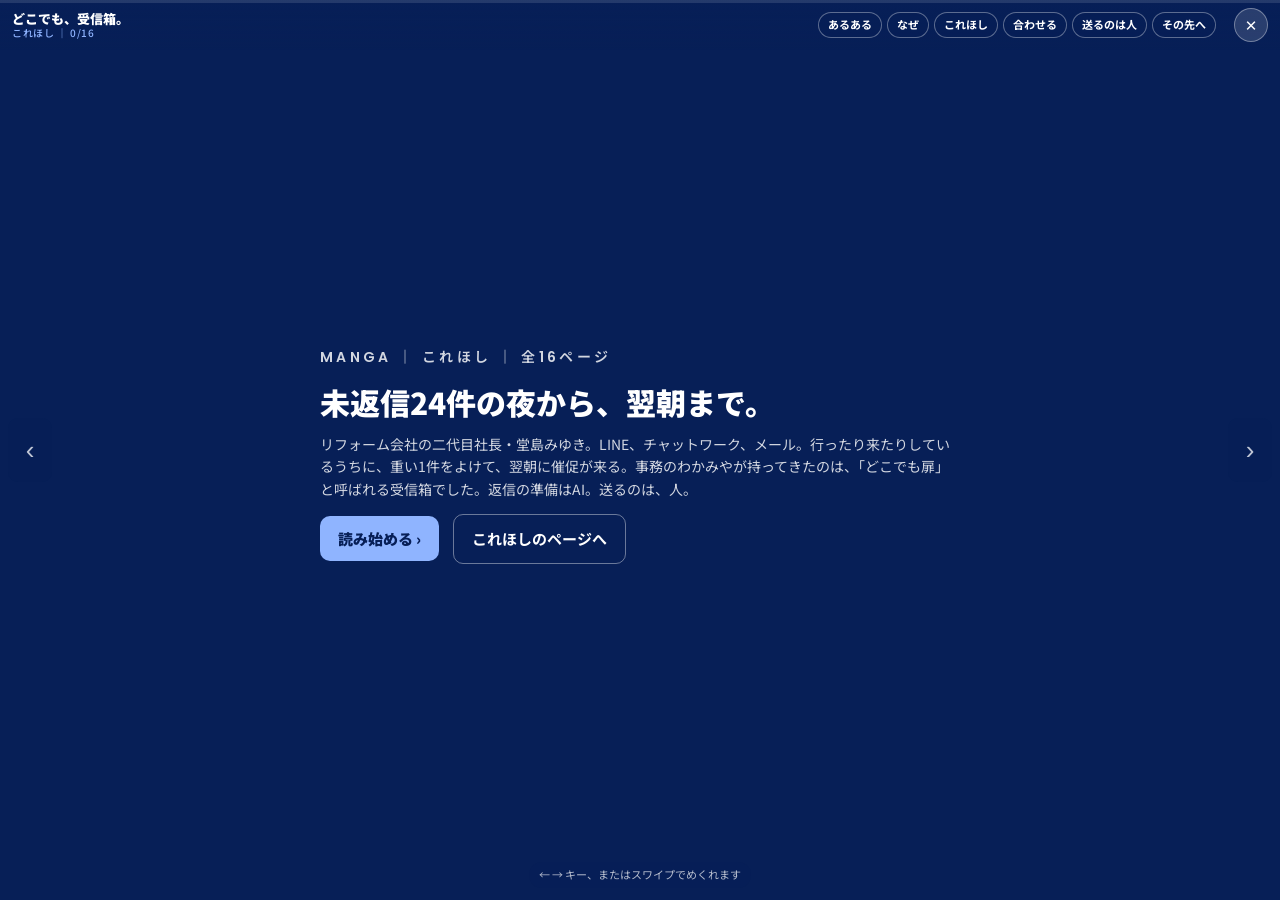
<file: manga/index.html>
<!DOCTYPE html>
<html lang="ja">
<head>
<meta charset="utf-8">
<meta name="viewport" content="width=device-width, initial-scale=1, viewport-fit=cover">
<title>どこでも、受信箱。｜これほし 漫画</title>
<meta name="description" content="未返信24件の夜から、翌朝まで。LINE・チャットワーク・メールが1か所に集まり、開いたときにはもう下書きができている受信箱の話。全16ページ。">
<meta property="og:title" content="どこでも、受信箱。｜これほし 漫画">
<meta property="og:description" content="返信の準備はAI。送るのは、私。リフォーム会社の社長・堂島みゆきの、ある一日。全16ページ。">
<meta property="og:type" content="article">
<meta property="og:image" content="https://mgomita-ui.github.io/korehoshi-site/img/manga/p01.jpg">
<meta name="twitter:card" content="summary_large_image">
<link rel="stylesheet" href="https://fonts.googleapis.com/css2?family=Noto+Sans+JP:wght@400;500;700;900&family=Poppins:wght@600;700&display=swap">
<style>
  :root{--ink:#111827;--ink2:#4b5563;--line:#e3e7ee;--blue:#0B3FA8;--blue2:#062B78;--lt:#8FB4FF;--lime:#DFF25A;--latin:'Poppins','Noto Sans JP',sans-serif}
  *{box-sizing:border-box}
  html,body{margin:0;height:100%;background:#071F57;color:#fff;font-family:'Noto Sans JP',system-ui,sans-serif;line-height:1.6;overflow:hidden}
  .top{position:fixed;top:0;left:0;right:0;z-index:10;display:flex;align-items:center;gap:10px;padding:8px 12px;background:linear-gradient(180deg,rgba(7,31,87,.9),rgba(7,31,87,0));pointer-events:none}
  .top>*{pointer-events:auto}
  .top .t{font-weight:900;font-size:13px;line-height:1.25}
  .top .t small{display:block;font-weight:500;font-size:10px;color:var(--lt);letter-spacing:.06em}
  .top nav{margin-left:auto;display:flex;gap:5px;flex-wrap:wrap;justify-content:flex-end}
  .top nav a{color:#fff;text-decoration:none;font-size:11px;font-weight:700;border:1px solid rgba(255,255,255,.35);border-radius:999px;padding:3px 9px;white-space:nowrap;background:rgba(7,31,87,.5)}
  .top nav a.on{background:var(--lt);color:#071F57;border-color:var(--lt)}
  .top .close{margin-left:8px;flex:0 0 auto;width:34px;height:34px;border-radius:999px;display:grid;place-items:center;color:#fff;text-decoration:none;font-size:15px;font-weight:900;background:rgba(255,255,255,.14);border:1px solid rgba(255,255,255,.35)}
  .top .close:hover{background:rgba(255,255,255,.28)}
  .strip{position:fixed;left:0;right:0;top:0;height:3px;z-index:11;background:rgba(255,255,255,.12)}
  .strip i{display:block;height:100%;width:0;background:var(--lt);transition:width .25s}
  .viewer{position:absolute;inset:0;display:flex;overflow-x:auto;overflow-y:hidden;scroll-snap-type:x mandatory;-webkit-overflow-scrolling:touch;scrollbar-width:none}
  .viewer::-webkit-scrollbar{display:none}
  .slide{flex:0 0 100vw;width:100vw;height:100%;scroll-snap-align:start;scroll-snap-stop:always;display:flex;align-items:center;justify-content:center;position:relative}
  .slide img{max-height:100%;max-width:100%;height:100%;width:auto;object-fit:contain;display:block;background:#0a2a6b}
  .slide .n{position:absolute;right:12px;bottom:10px;font-family:var(--latin);font-size:11px;color:rgba(255,255,255,.7);background:rgba(7,31,87,.6);padding:2px 8px;border-radius:999px}
  .slide.text{padding:64px 20px 40px;overflow:auto}
  .slide.text .in{max-width:640px;width:100%}
  .eb{font-family:var(--latin);font-weight:600;font-size:11px;letter-spacing:.24em;color:var(--lt);text-transform:uppercase;margin:0 0 8px}
  .slide.text h1{font-size:clamp(20px,3.4vw,30px);font-weight:900;margin:0 0 10px;line-height:1.35}
  .slide.text p{margin:0 0 14px;font-size:14px;color:rgba(255,255,255,.82)}
  .btn{display:inline-flex;align-items:center;gap:8px;background:var(--lt);color:#071F57;font-weight:900;text-decoration:none;border-radius:10px;padding:12px 18px;font-size:15px;border:0;cursor:pointer;font-family:inherit}
  .btn.ghost{background:transparent;color:#fff;border:1px solid rgba(255,255,255,.4);font-weight:700}
  .card{background:#fff;border-radius:14px;padding:18px 20px;margin-bottom:10px;display:grid;grid-template-columns:1fr auto;gap:14px;align-items:center;text-decoration:none;color:var(--ink);border:1px solid var(--line)}
  .card .eb{color:var(--blue);margin-bottom:3px}
  .card h3{margin:0 0 3px;font-size:17px;font-weight:900;line-height:1.35}
  .card p{margin:0;font-size:13px;color:var(--ink2)}
  .card .go{width:40px;height:40px;border-radius:50%;background:var(--blue);color:#fff;display:grid;place-items:center;font-weight:900;font-size:18px}
  .card .qr{width:92px;height:92px;border-radius:8px;background:#fff;padding:4px}
  .card.dark{background:var(--blue);color:#fff;border-color:var(--blue)}
  .card.dark .eb{color:var(--lime)}.card.dark p{color:rgba(255,255,255,.85)}.card.dark .go{background:var(--lime);color:#071F57}
  .slide.text .card p{color:var(--ink2);margin:0}
  .slide.text .card .eb{color:var(--blue);margin:0 0 3px}
  .slide.text .card.dark p{color:rgba(255,255,255,.85)}
  .slide.text .card.dark .eb{color:var(--lime)}
  .sub{color:rgba(255,255,255,.7);font-size:12px;margin:10px 0 0}
  .sub a{color:var(--lt)}
  .arrow{position:fixed;top:50%;transform:translateY(-50%);z-index:9;width:44px;height:64px;border:0;border-radius:10px;background:rgba(7,31,87,.55);color:#fff;font-size:26px;cursor:pointer;display:grid;place-items:center;opacity:.75}
  .arrow:hover{opacity:1}
  .arrow.l{left:8px}.arrow.r{right:8px}
  .hint{position:fixed;left:50%;bottom:12px;transform:translateX(-50%);z-index:9;font-size:11px;color:rgba(255,255,255,.7);background:rgba(7,31,87,.6);padding:4px 10px;border-radius:999px;pointer-events:none;transition:opacity .6s}
  .hint.off{opacity:0}
  @media (max-width:640px){.arrow{display:none}.top nav a{font-size:10px;padding:2px 7px}.top .t{font-size:12px}}
  @media (prefers-reduced-motion:reduce){.viewer{scroll-behavior:auto}}
</style>
</head>
<body>
<div class="strip"><i id="bar"></i></div>
<div class="top">
  <div class="t">どこでも、受信箱。<small>これほし ｜ <span id="cnt">0/16</span></small></div>
  <nav id="nav"></nav>
  <a class="close" href="../" aria-label="閉じて、これほしのページへ">✕</a>
</div>
<button class="arrow l" id="prev" aria-label="前のページ">‹</button>
<button class="arrow r" id="next" aria-label="次のページ">›</button>
<div class="hint" id="hint">← → キー、またはスワイプでめくれます</div>

<div class="viewer" id="viewer">
  <section class="slide text" id="intro"><div class="in">
    <p class="eb">Manga ｜ これほし ｜ 全16ページ</p>
    <h1>未返信24件の夜から、翌朝まで。</h1>
    <p>リフォーム会社の二代目社長・堂島みゆき。LINE、チャットワーク、メール。行ったり来たりしているうちに、重い1件をよけて、翌朝に催促が来る。事務のわかみやが持ってきたのは、「どこでも扉」と呼ばれる受信箱でした。返信の準備はAI。送るのは、人。</p>
    <p><button class="btn" id="start">読み始める ›</button>　<a class="btn ghost" href="../">これほしのページへ</a></p>
  </div></section>
  <!-- pages injected -->
  <section class="slide text" id="end"><div class="in">
    <p class="eb">その先へ</p>
    <a class="card dark" href="https://line.me/R/ti/p/@232zafzm"><div><p class="eb">Next ｜ 公式LINE</p><h3>まず、実物を見てください。</h3><p>友だち追加して「これほし」と送ると、詳しい案内が届きます。売り込みはしません。使っている連絡手段と、返信・依頼の流れを伺って、合うかどうかから一緒に考えます。</p></div><img class="qr" src="../img/line-qr.png" alt="公式LINEの友だち追加QRコード" width="360" height="360"></a>
    <a class="card" href="../"><div><p class="eb">Read</p><h3>これほしが、やること。</h3><p>入ってくる、取りに行く、返すと残る。画面のある仕事はAIが操作して、確定の直前で止まります。いまはテスト期間。設定50,000円（1回だけ）、月額なし。ゼロからでも3時間。</p></div><span class="go">›</span></a>
    <p class="sub">PDFで読む：<a href="これほし_漫画16p.pdf" target="_blank" rel="noopener">これほし_漫画16p.pdf</a>　／　作画はAIで行いました。本作はフィクションで、登場する会社名・人名はすべて架空です。画面のデータも架空のものです。</p>
    <p class="sub">© 2026 レリック社会保険労務士法人</p>
  </div></section>
</div>

<script>
(function(){
  var TOTAL=16;
  var chapters=[[2,'あるある'],[5,'なぜ'],[7,'これほし'],[12,'合わせる'],[14,'送るのは人']];
  var viewer=document.getElementById('viewer'),endEl=document.getElementById('end');
  for(var i=1;i<=TOTAL;i++){var n=('0'+i).slice(-2);var s=document.createElement('section');s.className='slide';s.id='p'+n;
    s.innerHTML='<img src="../img/manga/p'+n+'.jpg" alt="ページ'+i+'" '+(i>2?'loading="lazy"':'')+' width="1024" height="1536"><span class="n">'+n+' / '+TOTAL+'</span>';
    viewer.insertBefore(s,endEl);}
  var slides=Array.prototype.slice.call(viewer.querySelectorAll('.slide'));
  var nav=document.getElementById('nav');
  nav.innerHTML=chapters.map(function(c){return '<a href="#p'+('0'+c[0]).slice(-2)+'" data-p="'+c[0]+'">'+c[1]+'</a>';}).join('')+'<a href="#end" data-p="'+(TOTAL+1)+'">その先へ</a>';
  var cur=0;
  function idx(){return cur;}
  function live(){var w=viewer.clientWidth||1;return Math.round(viewer.scrollLeft/w);}
  function go(i){cur=Math.max(0,Math.min(slides.length-1,i));viewer.scrollTo({left:cur*(viewer.clientWidth||0),behavior:'auto'});upd();}
  function goHash(h){var el=h&&document.querySelector(h);if(el){var i=slides.indexOf(el);if(i>=0){cur=i;viewer.scrollLeft=i*viewer.clientWidth;upd();}}}
  document.getElementById('prev').onclick=function(){go(idx()-1);};
  document.getElementById('next').onclick=function(){go(idx()+1);};
  document.getElementById('start').onclick=function(){go(1);};
  nav.addEventListener('click',function(e){var a=e.target.closest('a');if(!a)return;e.preventDefault();goHash(a.getAttribute('href'));history.replaceState(null,'',a.getAttribute('href'));});
  document.addEventListener('keydown',function(e){if(e.key==='ArrowRight'||e.key===' '||e.key==='PageDown'){e.preventDefault();go(idx()+1);}else if(e.key==='ArrowLeft'||e.key==='PageUp'){e.preventDefault();go(idx()-1);}else if(e.key==='Home'){go(0);}else if(e.key==='End'){go(slides.length-1);}});
  viewer.addEventListener('wheel',function(e){if(Math.abs(e.deltaY)>Math.abs(e.deltaX)){e.preventDefault();if(Math.abs(e.deltaY)>20){go(idx()+(e.deltaY>0?1:-1));}}},{passive:false});
  var bar=document.getElementById('bar'),cnt=document.getElementById('cnt'),hint=document.getElementById('hint');
  function upd(){var i=cur||0;var p=Math.max(0,Math.min(TOTAL,i));cnt.textContent=p+'/'+TOTAL;bar.style.width=(i/(slides.length-1)*100).toFixed(1)+'%';
    var links=nav.querySelectorAll('a');var curLink=null;links.forEach(function(a){var n=+a.getAttribute('data-p');if(i>=n)curLink=a;a.classList.remove('on');});if(curLink)curLink.classList.add('on');
    if(i>0)hint.classList.add('off');
    var s=slides[i];if(s&&s.id!=='intro'){history.replaceState(null,'','#'+s.id);}}
  var t;viewer.addEventListener('scroll',function(){clearTimeout(t);t=setTimeout(function(){cur=live();upd();},120);},{passive:true});
  window.addEventListener('resize',function(){viewer.scrollLeft=cur*viewer.clientWidth;});
  if(location.hash){setTimeout(function(){goHash(location.hash);},50);}else{upd();}
})();
</script>
</body>
</html>
</file>
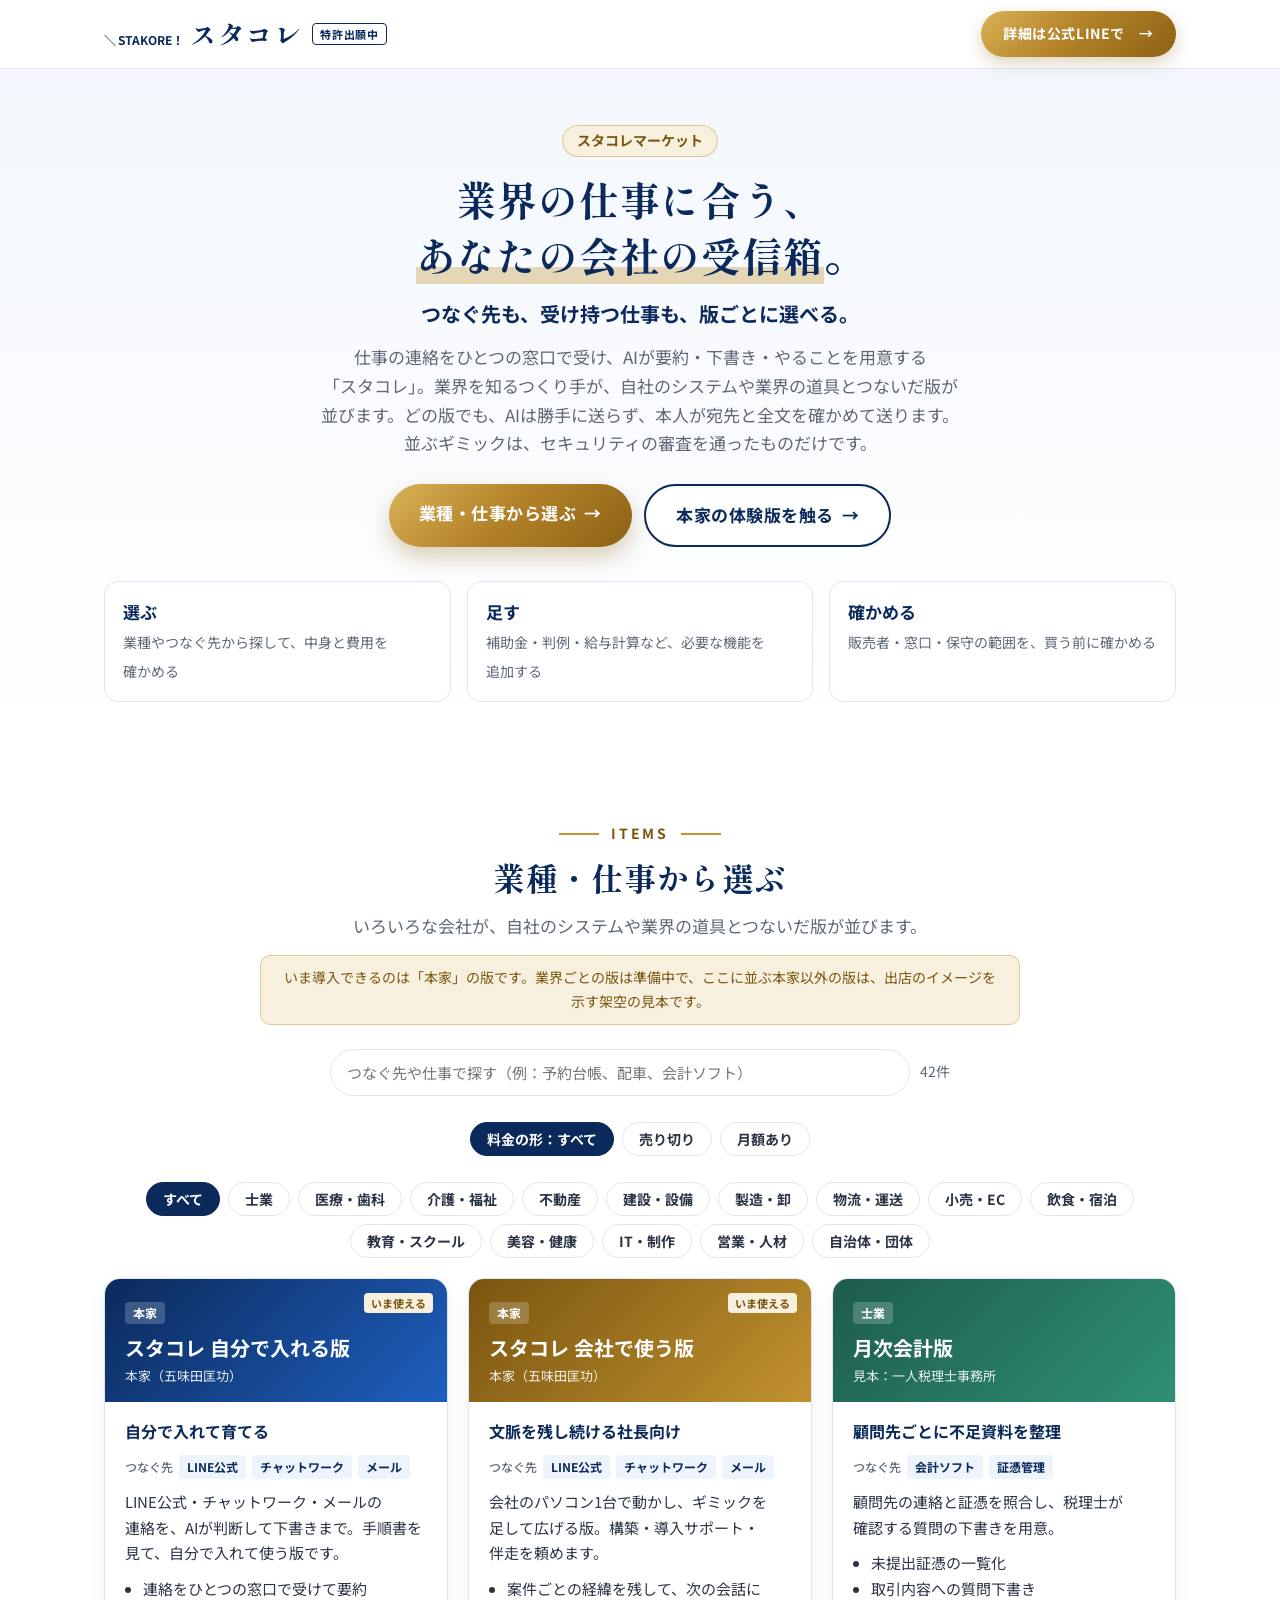
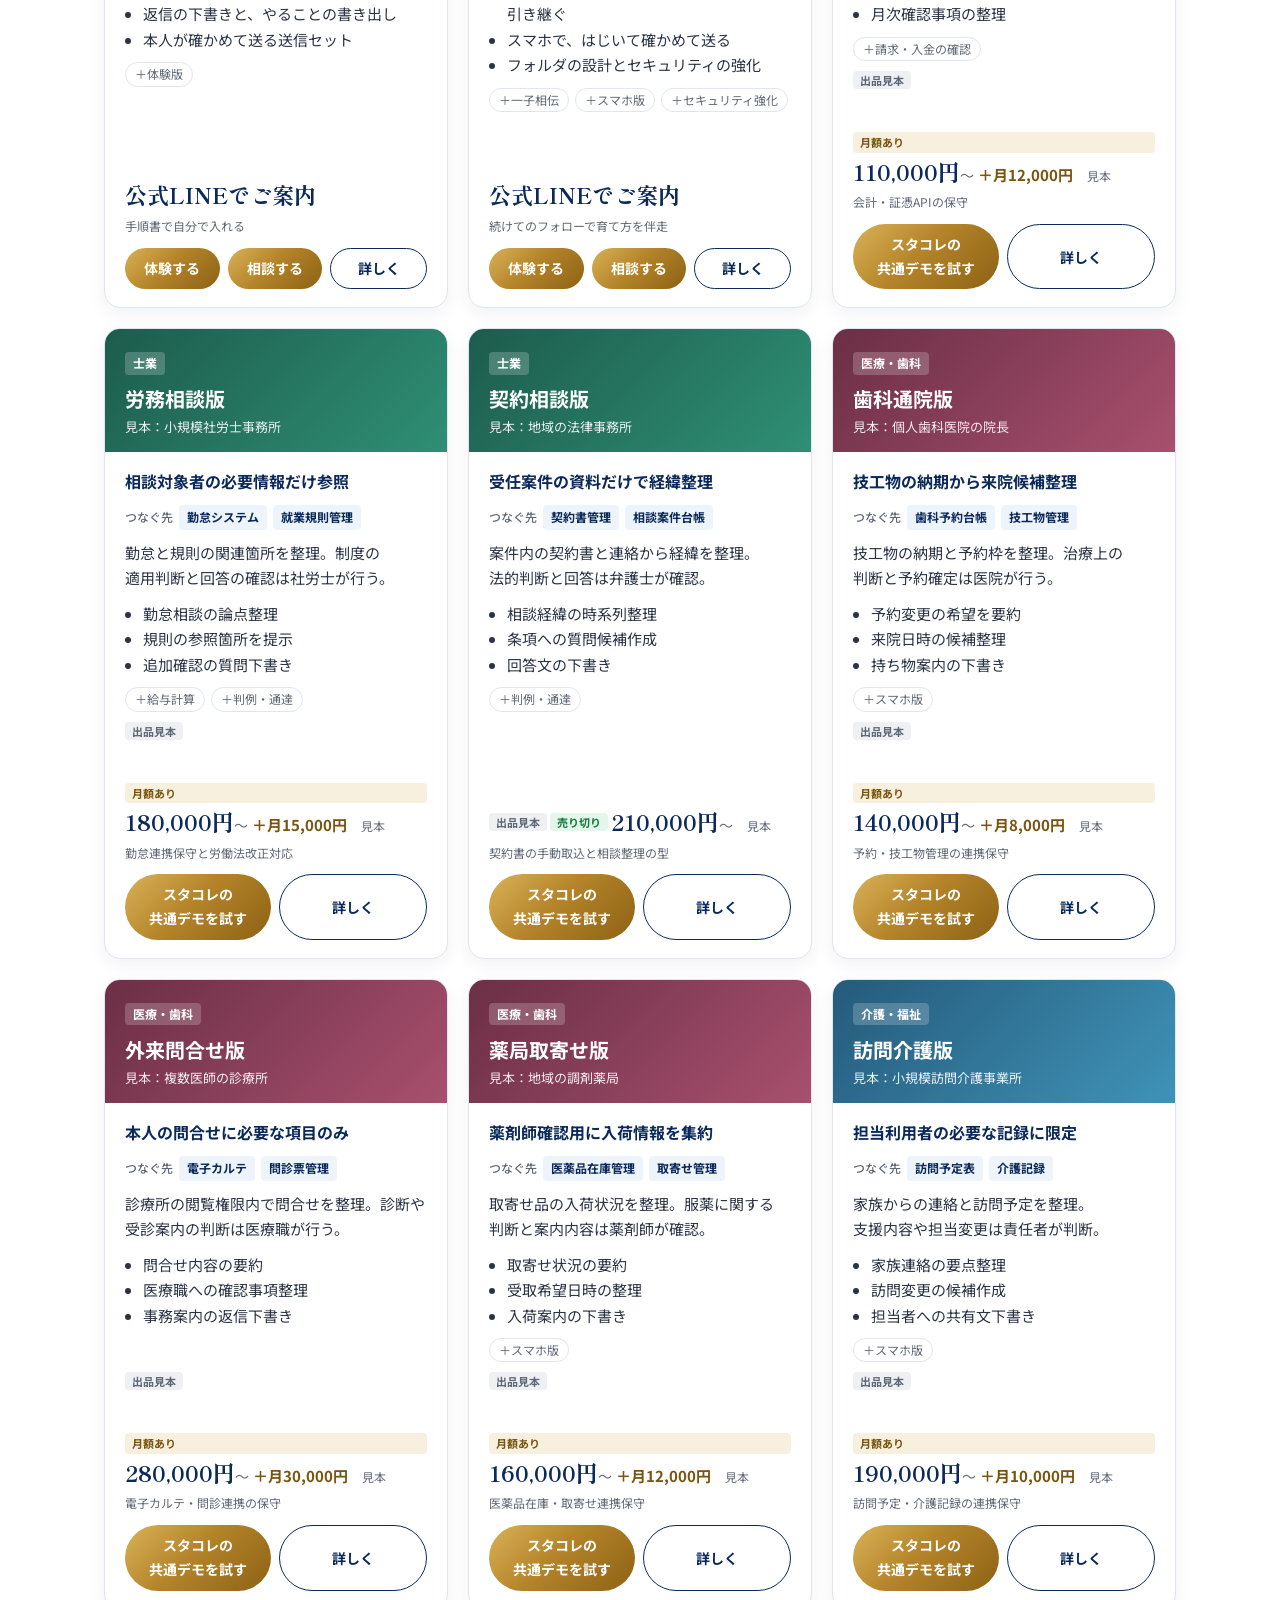
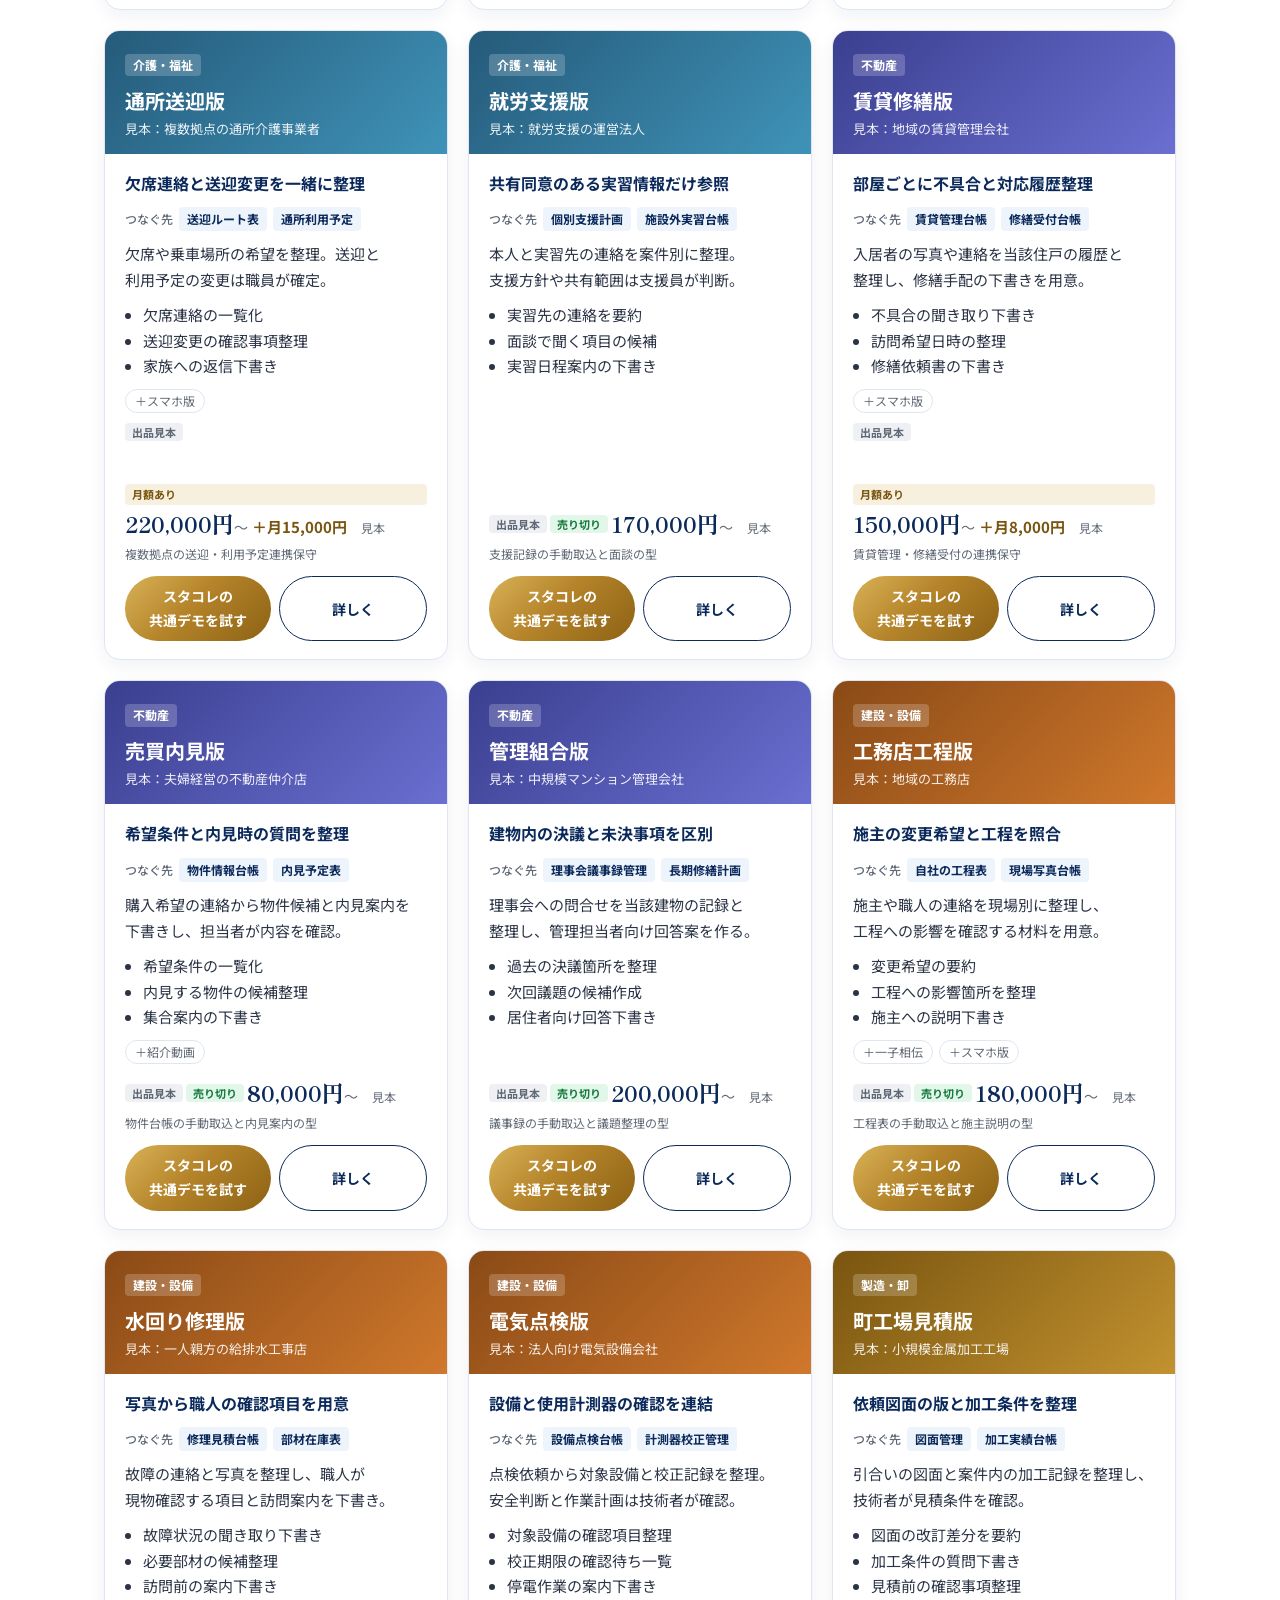
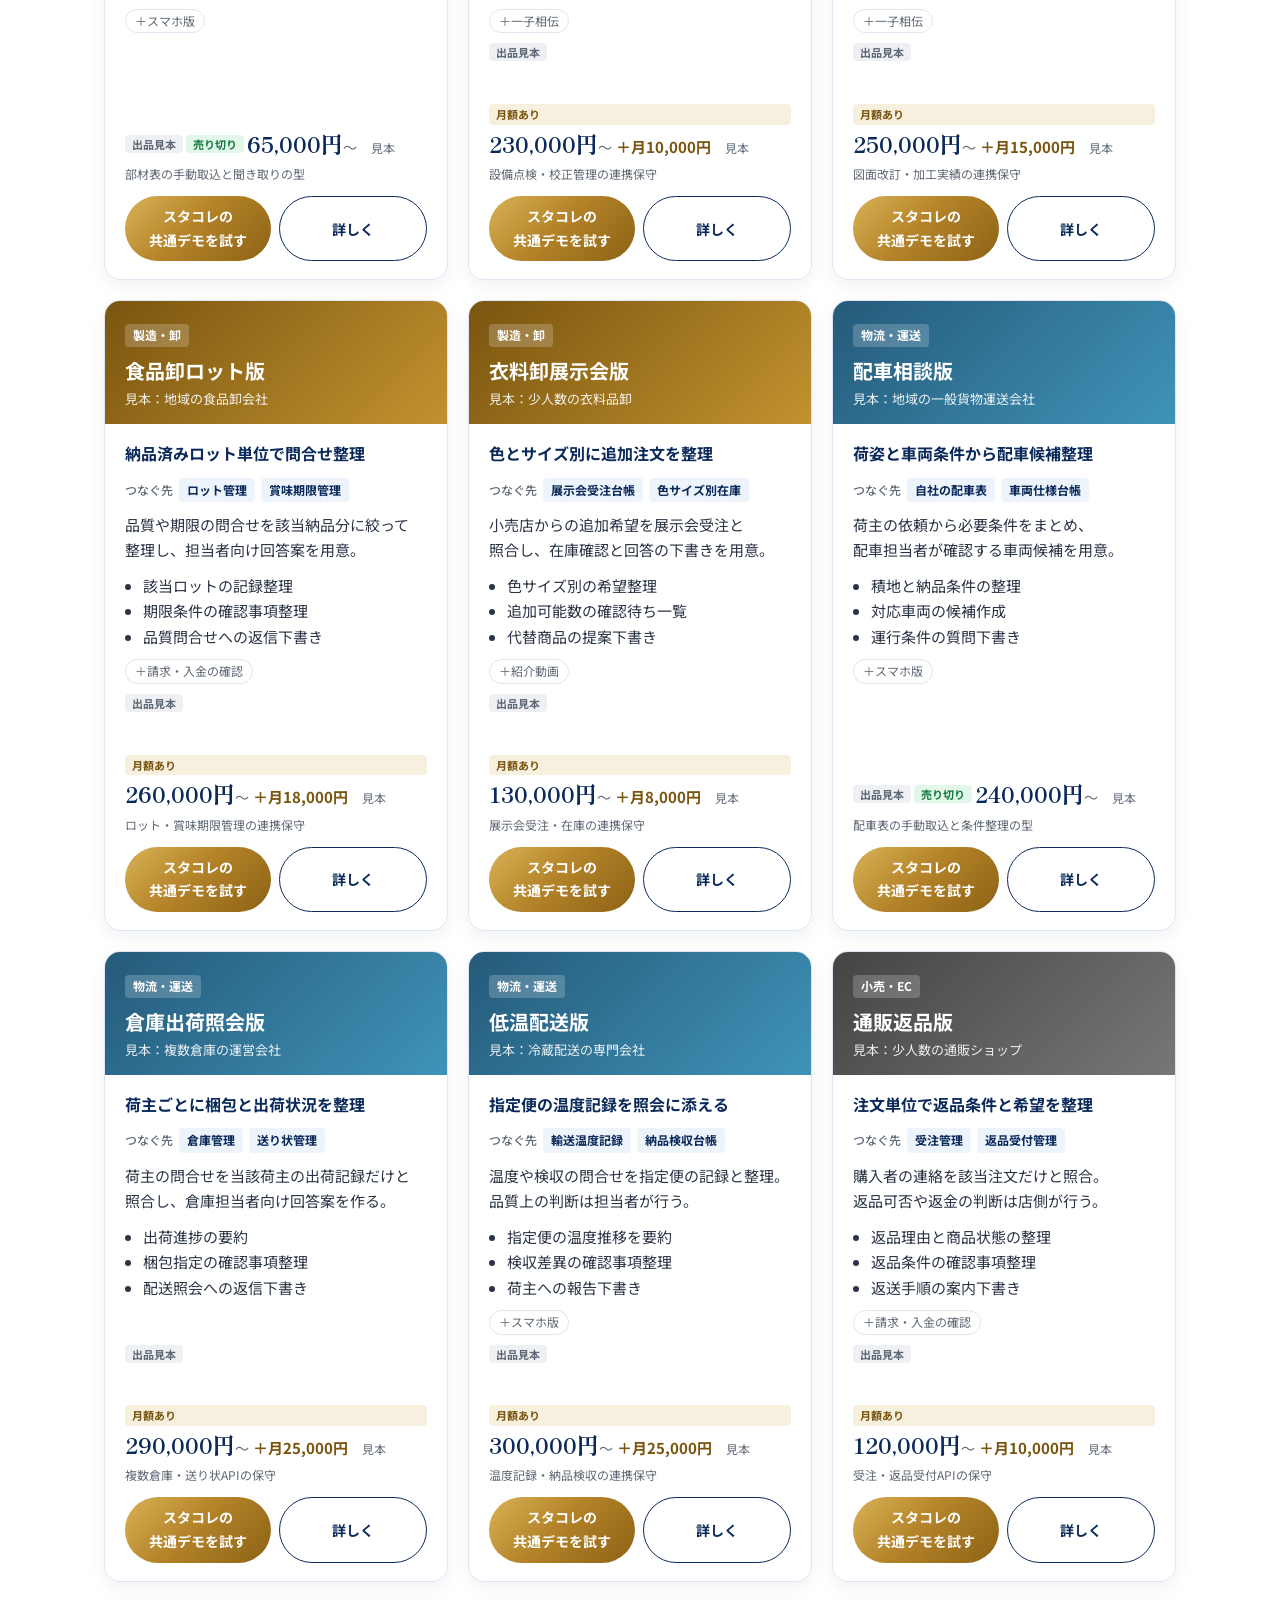
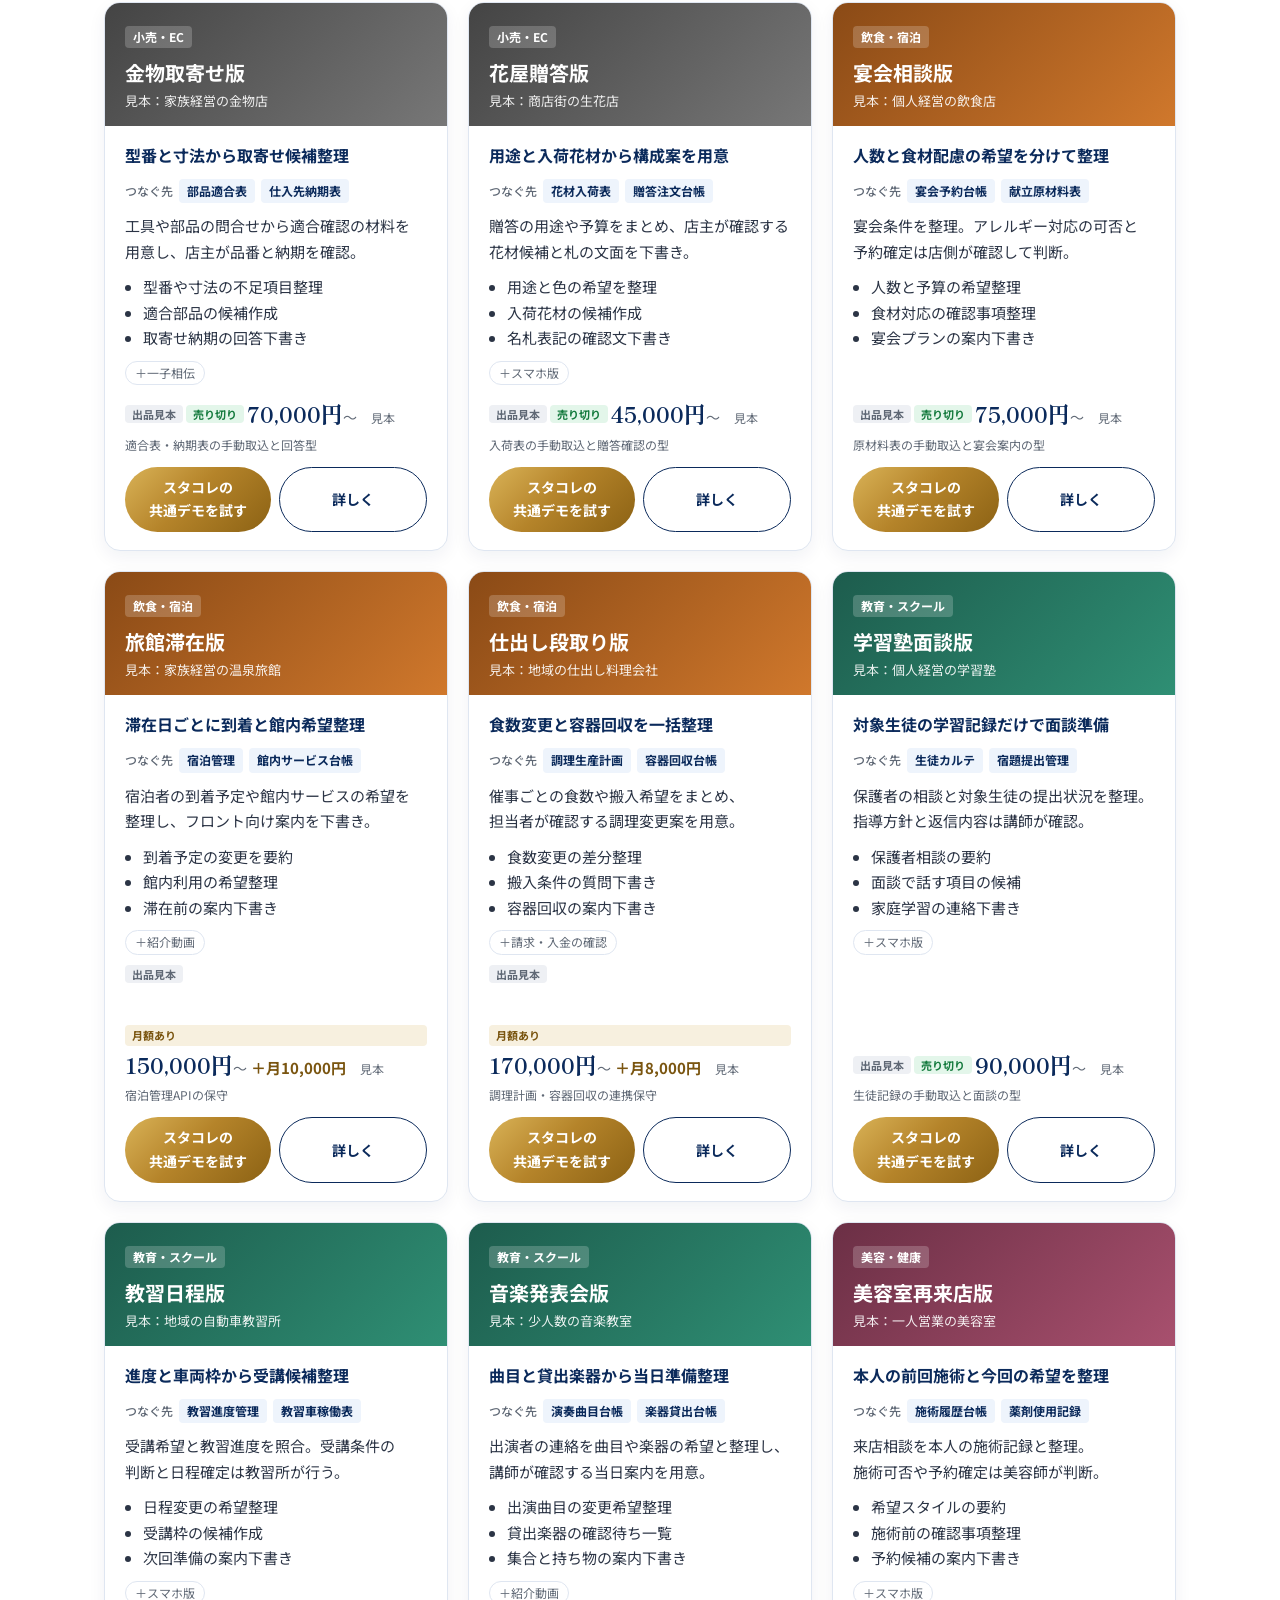
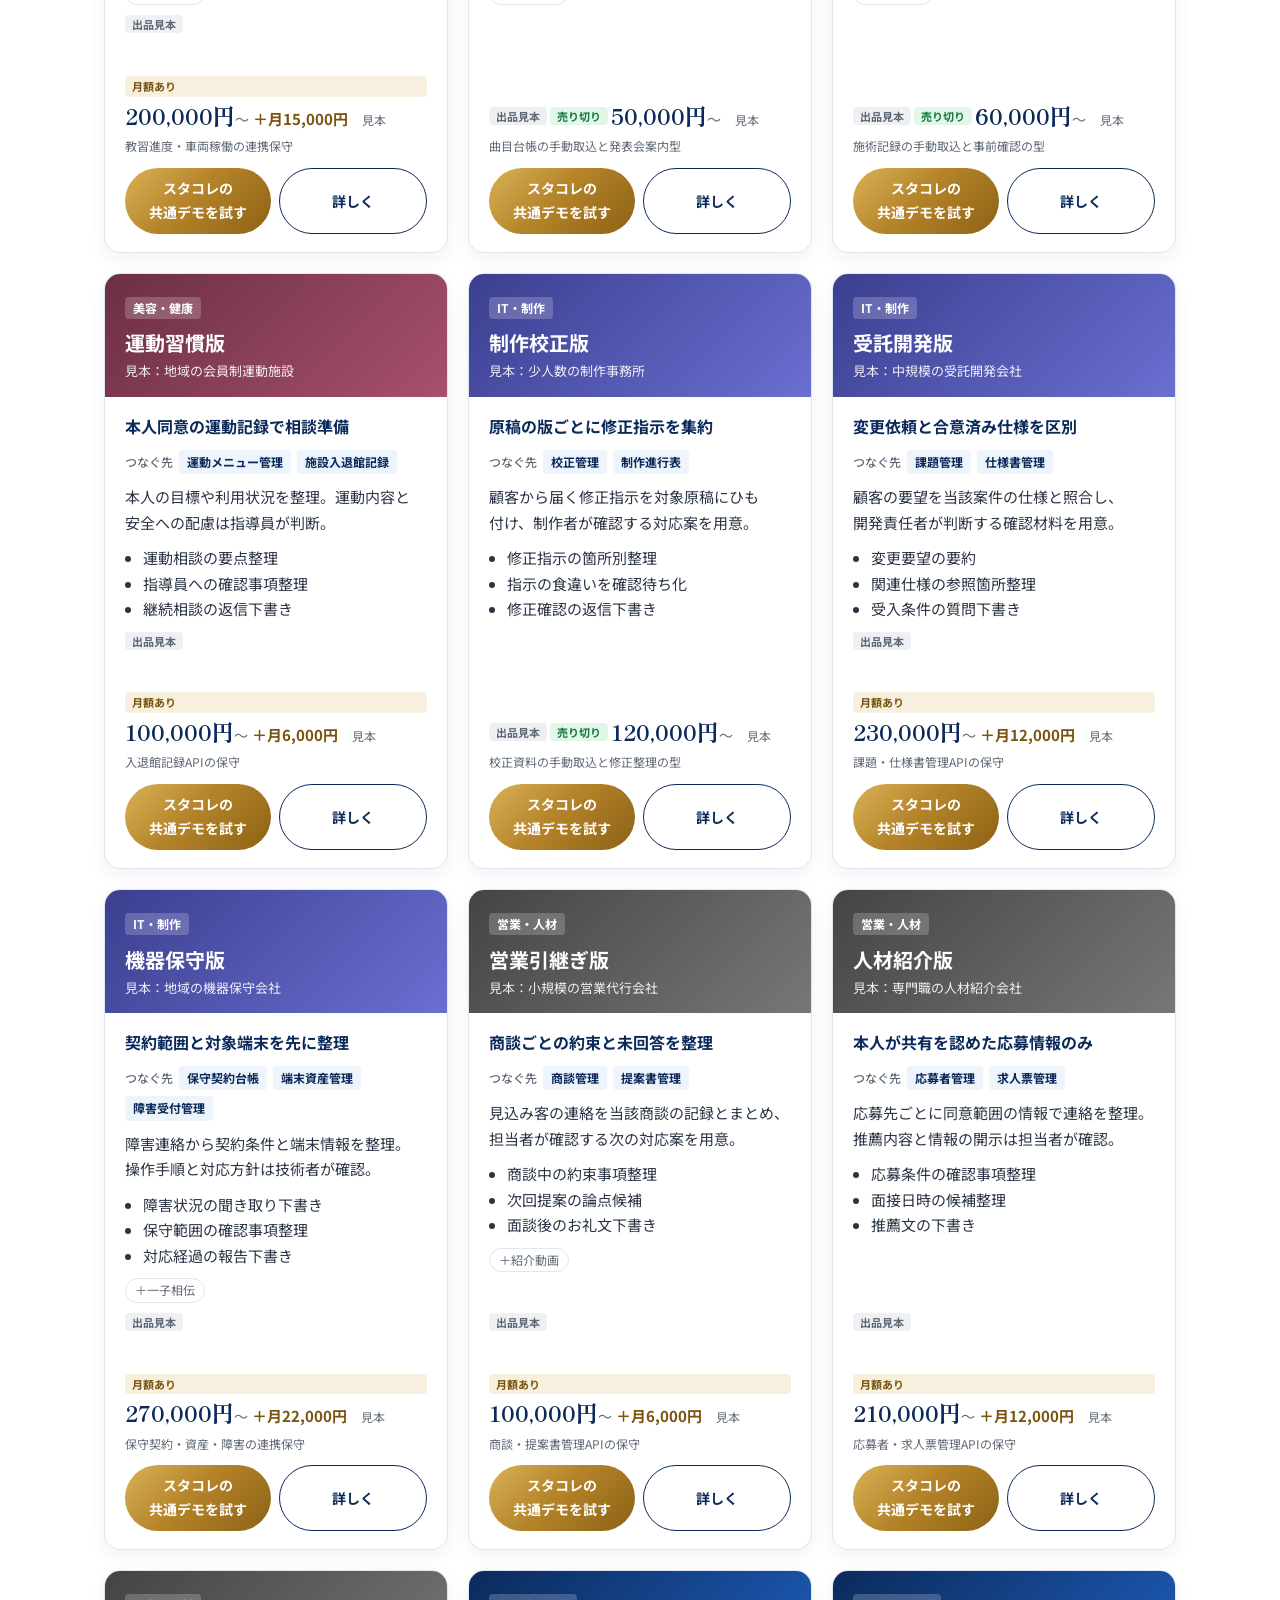
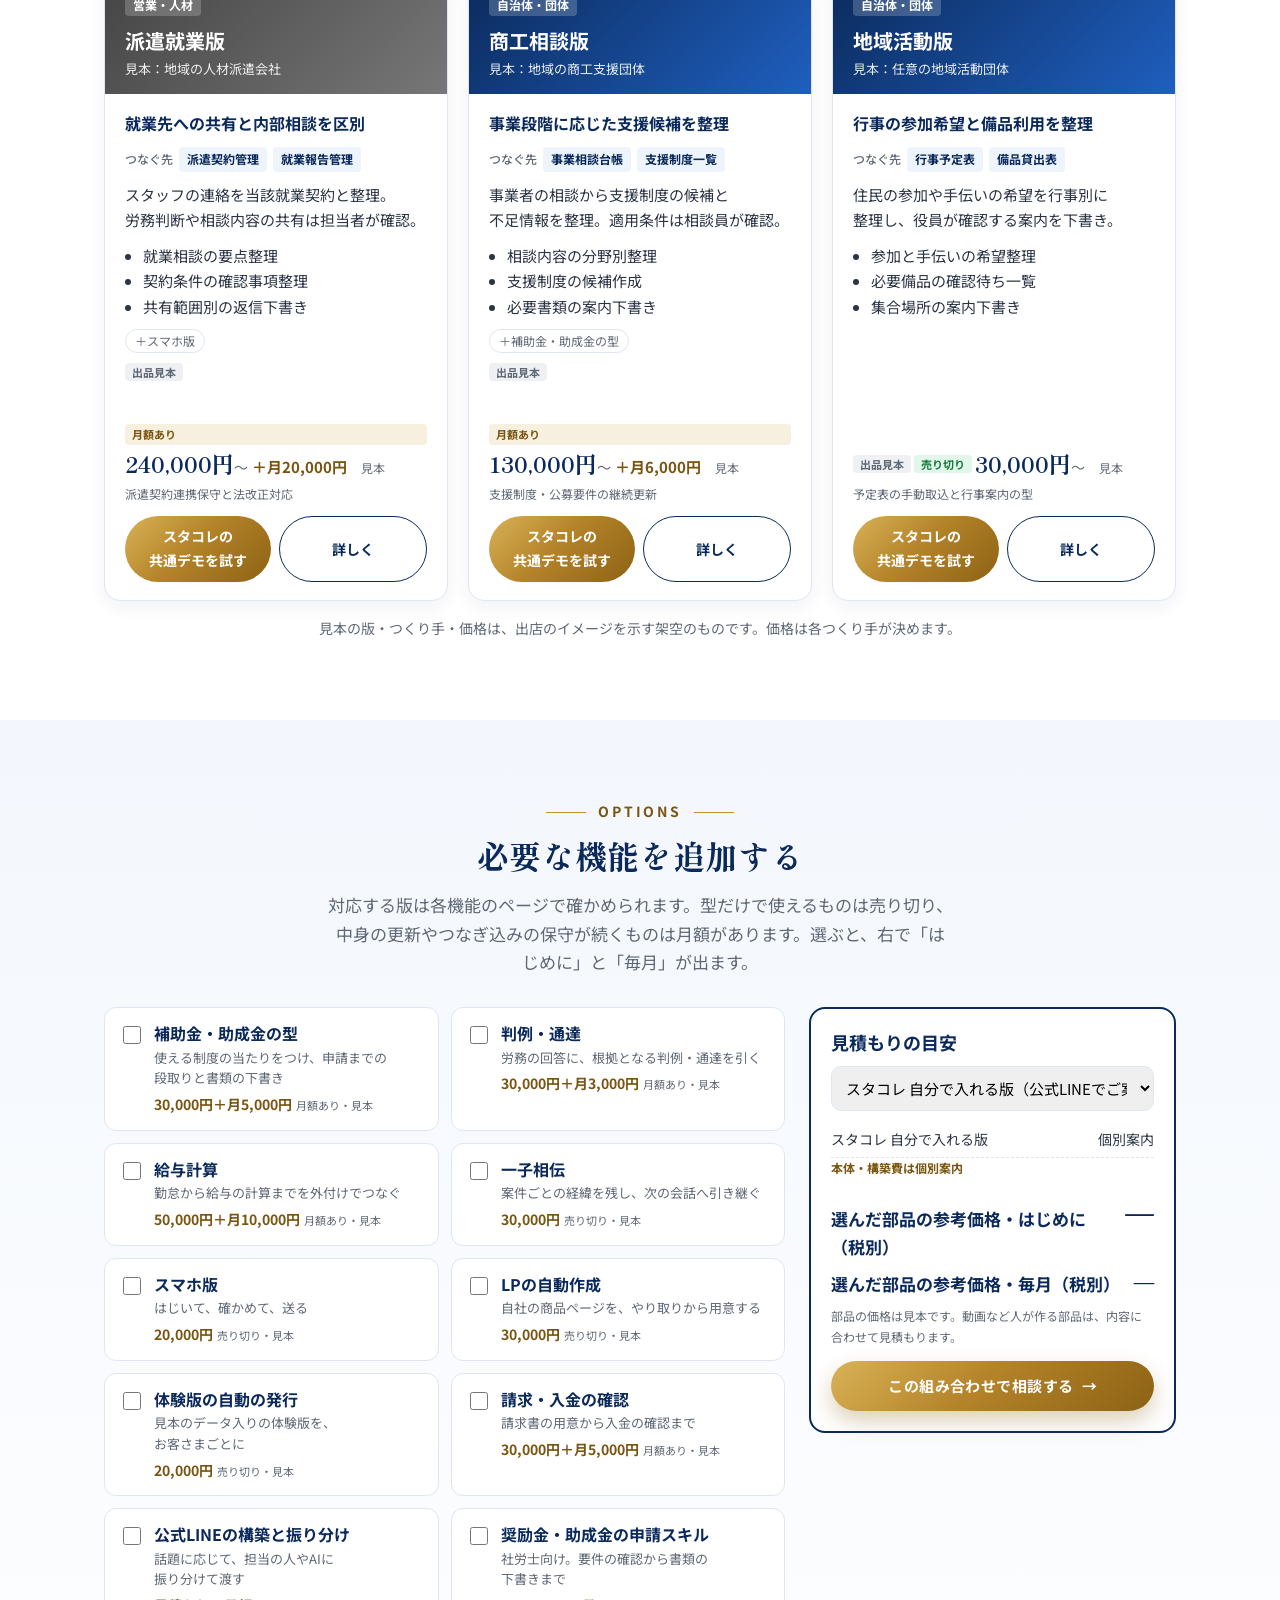
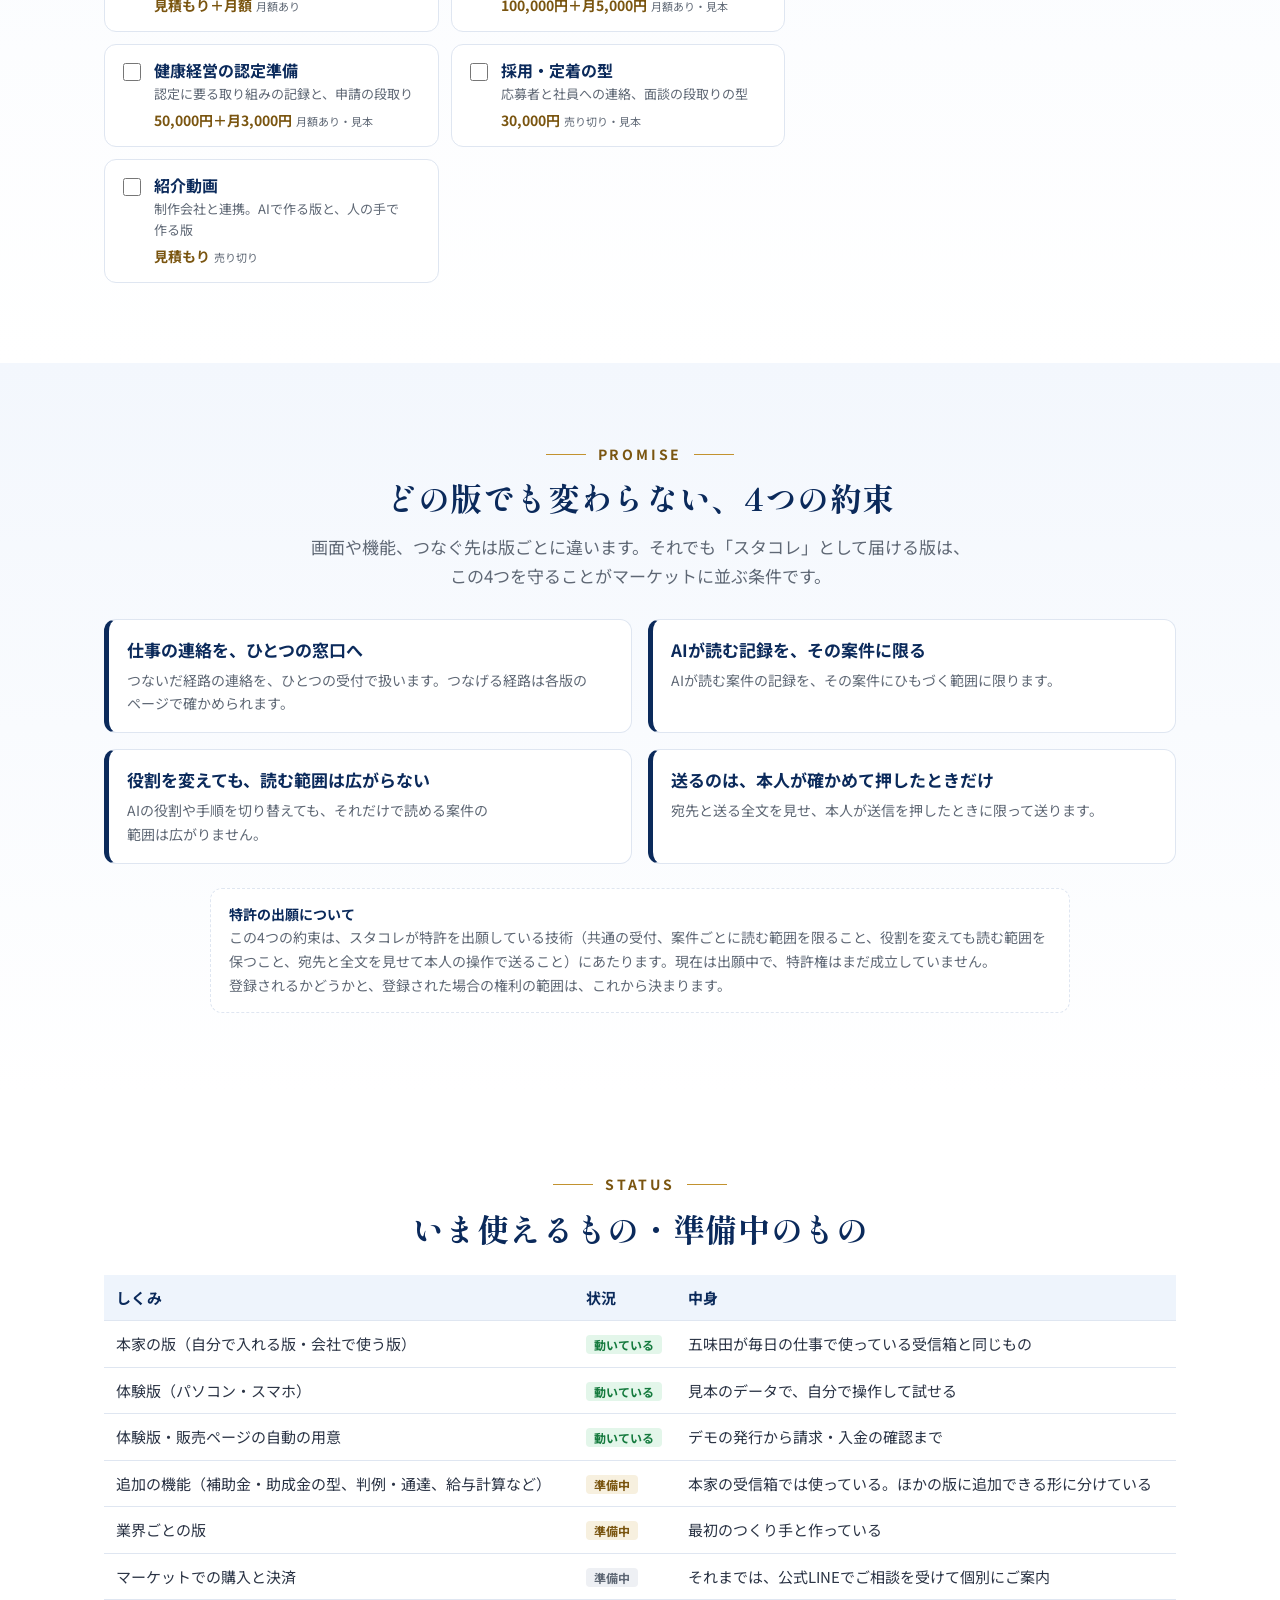
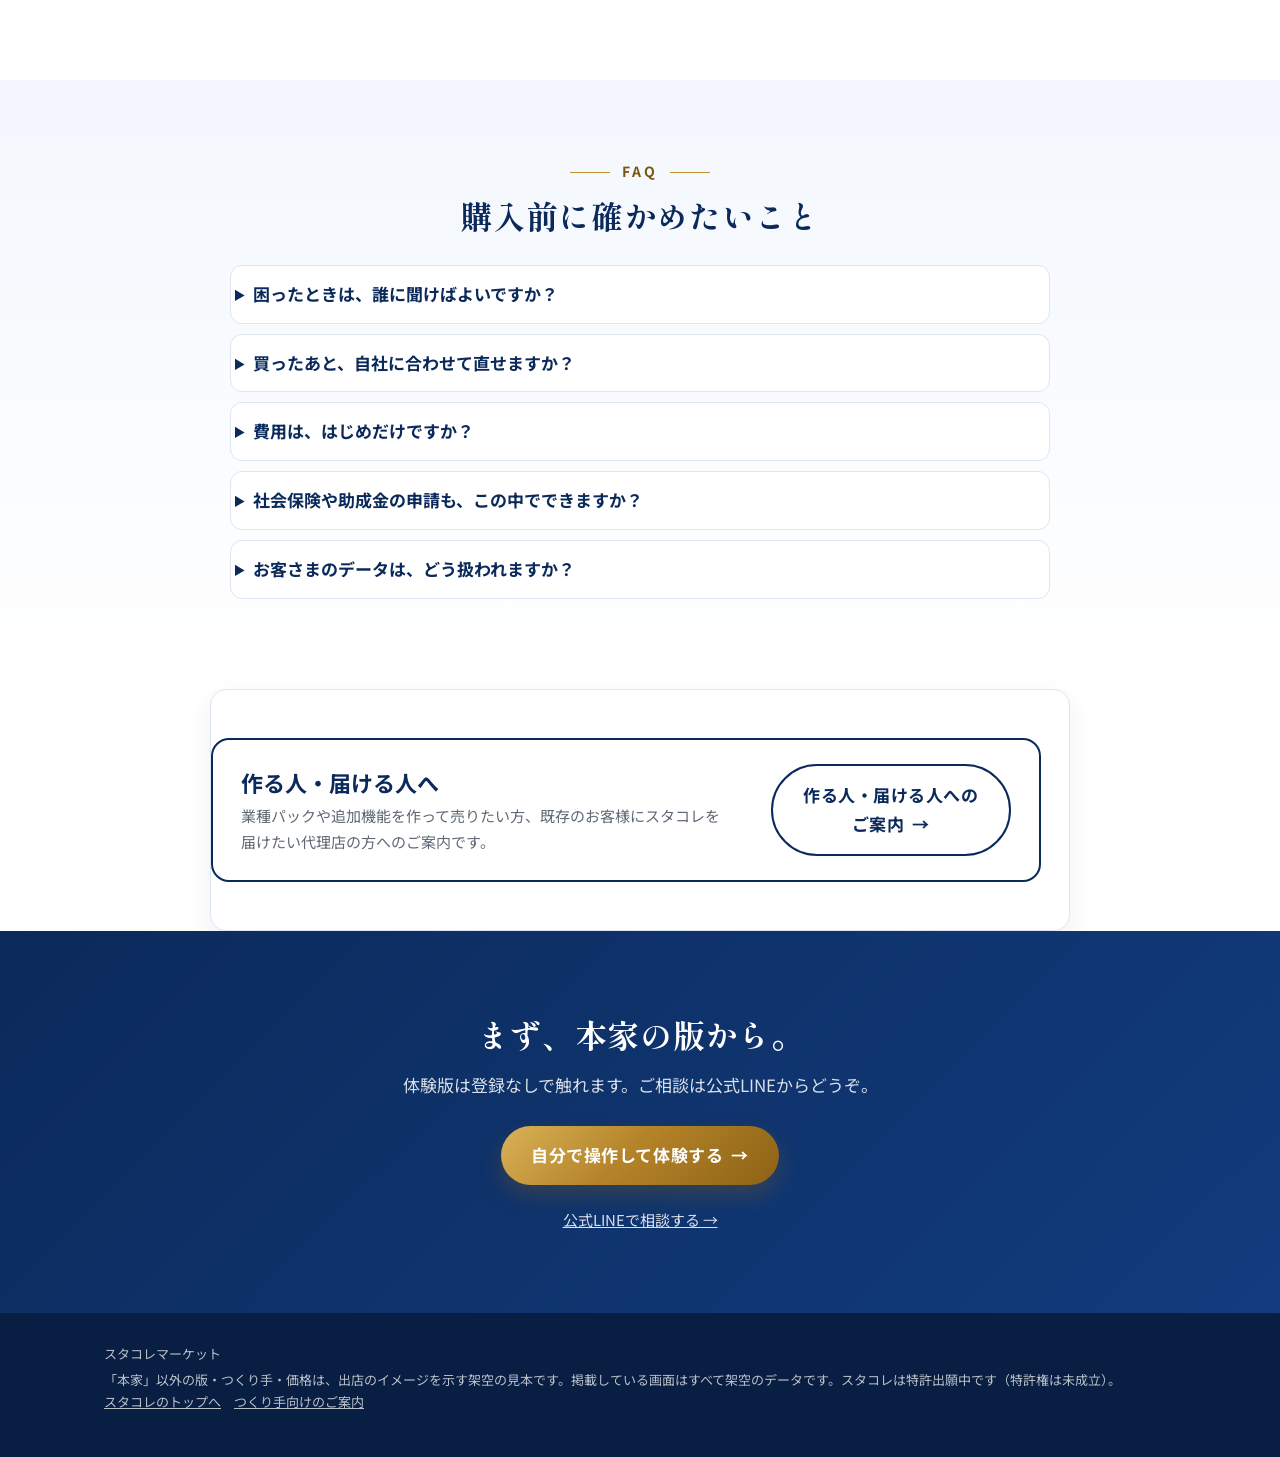
<file: market/index.html>
<!DOCTYPE html>
<html lang="ja">
<head>
<meta charset="utf-8">
<meta name="viewport" content="width=device-width,initial-scale=1">
<title>スタコレマーケット｜自社の仕事に合う、スタコレを選ぶ</title>
<meta name="description" content="業界の仕事や自社のシステムに合わせた「スタコレ」と、追加できる機能が並ぶマーケット。AIは勝手に送らず、本人が確かめて送ります。まずは本家の体験版から。">
<meta property="og:title" content="スタコレマーケット｜自社の仕事に合う、スタコレを選ぶ">
<meta property="og:description" content="業界の仕事に合う、あなたの会社の受信箱。まずは本家の体験版から。">
<link rel="preconnect" href="https://fonts.googleapis.com"><link rel="preconnect" href="https://fonts.gstatic.com" crossorigin>
<link href="https://fonts.googleapis.com/css2?family=Shippori+Mincho+B1:wght@600;700;800&family=Noto+Sans+JP:wght@400;500;700;900&display=swap" rel="stylesheet">
<link rel="stylesheet" href="../css/site.css">
<link rel="stylesheet" href="market.css">
</head>
<body>

<header class="top"><div class="w">
  <a class="logo" href="../">スタコレ<small>STAKORE</small><span class="pat">特許出願中</span></a>
  <a class="cta" href="https://line.me/R/ti/p/@232zafzm">詳細は<span class="long">公式</span>LINEで</a>
</div></header>

<!-- 1. トップ -->
<section class="mhero"><div class="w">
  <span class="tag">スタコレマーケット</span>
  <h1>業界の仕事に合う、<br><span class="mk">あなたの会社の受信箱</span>。</h1>
  <p class="sub">つなぐ先も、受け持つ仕事も、版ごとに選べる。</p>
  <p class="p">仕事の連絡をひとつの窓口で受け、AIが要約・下書き・やることを用意する「スタコレ」。業界を知るつくり手が、自社のシステムや業界の道具とつないだ版が並びます。どの版でも、AIは勝手に送らず、本人が宛先と全文を確かめて送ります。並ぶギミックは、セキュリティの審査を通ったものだけです。</p>
  <div class="acts">
    <a class="btn" href="#items">業種・仕事から選ぶ</a>
    <a class="btn line" href="../demo/taiken.html">本家の体験版を触る</a>
  </div>
  <div class="three">
    <div><b>選ぶ</b><span>業種やつなぐ先から探して、中身と費用を確かめる</span></div>
    <div><b>足す</b><span>補助金・判例・給与計算など、必要な機能を追加する</span></div>
    <div><b>確かめる</b><span>販売者・窓口・保守の範囲を、買う前に確かめる</span></div>
  </div>
</div></section>

<!-- 2. 版を選ぶ -->
<section id="items"><div class="w">
  <div class="kk">ITEMS</div>
  <h2>業種・仕事から選ぶ</h2>
  <p class="lead">いろいろな会社が、自社のシステムや業界の道具とつないだ版が並びます。</p>
  <p class="now1">いま導入できるのは「本家」の版です。業界ごとの版は準備中で、ここに並ぶ本家以外の版は、出店のイメージを示す架空の見本です。</p>
  <div class="find"><input id="q" type="search" placeholder="つなぐ先や仕事で探す（例：予約台帳、配車、会計ソフト）" aria-label="版を探す"><span id="cnt"></span></div>
  <div class="chips" role="group" aria-label="料金の形で絞り込む" id="modes"><button class="chip" aria-pressed="true" data-m="">料金の形：すべて</button><button class="chip" aria-pressed="false" data-m="売り切り">売り切り</button><button class="chip" aria-pressed="false" data-m="月額あり">月額あり</button></div>
  <div class="chips" role="group" aria-label="業種で絞り込む" id="chips"></div>
  <div class="grid" id="grid"></div>
  <p class="note">見本の版・つくり手・価格は、出店のイメージを示す架空のものです。価格は各つくり手が決めます。</p>
</div></section>

<!-- 3. 部品 -->
<section class="soft" id="parts"><div class="w">
  <div class="kk">OPTIONS</div>
  <h2>必要な機能を追加する</h2>
  <p class="lead">対応する版は各機能のページで確かめられます。型だけで使えるものは売り切り、中身の更新やつなぎ込みの保守が続くものは月額があります。選ぶと、右で「はじめに」と「毎月」が出ます。</p>
  <div class="shelf">
    <div class="opts" id="opts"></div>
    <aside class="calc" aria-live="polite">
      <h3>見積もりの目安</h3>
      <select id="base" aria-label="もとにする版"></select>
      <ul id="lines"></ul>
      <p id="basenote" class="fake" style="font-weight:700;color:#7A5510">本体・構築費は個別案内</p>
      <div class="tot"><span>選んだ部品の参考価格・はじめに（税別）</span><b id="tot">—</b></div>
      <div class="tot" style="margin-top:4px"><span>選んだ部品の参考価格・毎月（税別）</span><b id="mtot" style="font-size:20px">なし</b></div>
      <p class="fake" style="margin-top:6px">部品の価格は見本です。動画など人が作る部品は、内容に合わせて見積もります。</p>
      <a class="btn" href="https://line.me/R/ti/p/@232zafzm">この組み合わせで相談する</a>
    </aside>
  </div>
</div></section>

<!-- 4. 共通の約束 -->
<section class="soft" id="rules"><div class="w">
  <div class="kk">PROMISE</div>
  <h2>どの版でも変わらない、4つの約束</h2>
  <p class="lead">画面や機能、つなぐ先は版ごとに違います。それでも「スタコレ」として届ける版は、この4つを守ることがマーケットに並ぶ条件です。</p>
  <div class="rules">
    <div><b>仕事の連絡を、ひとつの窓口へ</b><p>つないだ経路の連絡を、ひとつの受付で扱います。つなげる経路は各版のページで確かめられます。</p></div>
    <div><b>AIが読む記録を、その案件に限る</b><p>AIが読む案件の記録を、その案件にひもづく範囲に限ります。</p></div>
    <div><b>役割を変えても、読む範囲は広がらない</b><p>AIの役割や手順を切り替えても、それだけで読める案件の範囲は広がりません。</p></div>
    <div><b>送るのは、本人が確かめて押したときだけ</b><p>宛先と送る全文を見せ、本人が送信を押したときに限って送ります。</p></div>
  </div>
  <div class="patent"><b>特許の出願について</b><p>この4つの約束は、スタコレが特許を出願している技術（共通の受付、案件ごとに読む範囲を限ること、役割を変えても読む範囲を保つこと、宛先と全文を見せて本人の操作で送ること）にあたります。現在は出願中で、特許権はまだ成立していません。登録されるかどうかと、登録された場合の権利の範囲は、これから決まります。</p></div>
</div></section>

<!-- 6. いまの状況 -->
<section id="now"><div class="w">
  <div class="kk">STATUS</div>
  <h2>いま使えるもの・準備中のもの</h2>
  <div class="tbl"><table>
    <tr><th>しくみ</th><th>状況</th><th>中身</th></tr>
    <tr><td>本家の版（自分で入れる版・会社で使う版）</td><td><span class="st on">動いている</span></td><td>五味田が毎日の仕事で使っている受信箱と同じもの</td></tr>
    <tr><td>体験版（パソコン・スマホ）</td><td><span class="st on">動いている</span></td><td>見本のデータで、自分で操作して試せる</td></tr>
    <tr><td>体験版・販売ページの自動の用意</td><td><span class="st on">動いている</span></td><td>デモの発行から請求・入金の確認まで</td></tr>
    <tr><td>追加の機能（補助金・助成金の型、判例・通達、給与計算など）</td><td><span class="st mid">準備中</span></td><td>本家の受信箱では使っている。ほかの版に追加できる形に分けている</td></tr>
    <tr><td>業界ごとの版</td><td><span class="st mid">準備中</span></td><td>最初のつくり手と作っている</td></tr>
    <tr><td>マーケットでの購入と決済</td><td><span class="st no">準備中</span></td><td>それまでは、公式LINEでご相談を受けて個別にご案内</td></tr>
    
  </table></div>
</div></section>

<!-- 6. 購入前に -->
<section class="soft"><div class="w">
  <div class="kk">FAQ</div>
  <h2>購入前に確かめたいこと</h2>
  <div class="faq">
    <details><summary>困ったときは、誰に聞けばよいですか？</summary><p>各版の販売ページに、販売者・問い合わせの窓口・保守と更新の範囲を表示します。本家とつくり手の受け持ちの分け方も、買う前に確かめられます。</p></details>
    <details><summary>買ったあと、自社に合わせて直せますか？</summary><p>直せる範囲は版ごとに違います。販売ページで確かめるか、販売者にご相談ください。上の4つの約束は、どの版でも変わりません。</p></details>
    <details><summary>費用は、はじめだけですか？</summary><p>版と機能ごとに「売り切り」と「月額あり」があります。外部のシステムとのつなぎ込みの保守や、制度・料率などの更新が続くものは月額がかかります。外部サービスの利用料が別にかかる場合は、販売ページに書きます。</p></details>
    <details><summary>社会保険や助成金の申請も、この中でできますか？</summary><p>申請の準備やお客さまとのやり取りは、スタコレの中で進められます。申請そのものは社会保険労務士などの専門家が行い、その報酬は専門家とお客さまの直接の契約です。</p></details>
    <details><summary>お客さまのデータは、どう扱われますか？</summary><p>AIが読むのは、その案件にひもづく記録だけです。データの保存先と、販売者が見られる範囲は、各版の販売ページに書きます。本家がお客さまのデータを学習や営業に使うことはありません。</p></details>
  </div>
</div></section>

<section class="maker"><div class="w">
  <div><h3>作る人・届ける人へ</h3><p>業種パックや追加機能を作って売りたい方、既存のお客様にスタコレを届けたい代理店の方へのご案内です。</p></div>
  <a class="btn line" href="maker/">作る人・届ける人へのご案内</a>
</div></section>

<section class="last"><div class="w">
  <h2>まず、本家の版から。</h2>
  <p>体験版は登録なしで触れます。ご相談は公式LINEからどうぞ。</p>
  <a class="btn" href="../demo/taiken.html">自分で操作して体験する</a>
  <div style="margin-top:14px"><a class="sub2" href="https://line.me/R/ti/p/@232zafzm">公式LINEで相談する →</a></div>
</div></section>

<footer><div class="w">
  <p>スタコレマーケット</p>
  <p>「本家」以外の版・つくり手・価格は、出店のイメージを示す架空の見本です。掲載している画面はすべて架空のデータです。スタコレは特許出願中です（特許権は未成立）。<a href="../">スタコレのトップへ</a>　<a href="maker/">つくり手向けのご案内</a></p>
</div></footer>

<dialog id="dlg"><div class="hd" id="dhd"><button class="x" id="dx" aria-label="閉じる">×</button><small id="dind"></small><h3 id="dname"></h3><div class="by" id="dby"></div></div>
  <div class="bd"><p id="dlead"></p><h4>つなぐ先</h4><ul id="dlk"></ul><h4>受け持つ仕事</h4><ul id="ddo"></ul><h4>入っている部品</h4><ul id="dtop"></ul><h4>価格</h4><p id="dpr"></p>
  <div class="ac"><a class="btn" id="ddemo" href="#">体験版を触る</a><a class="btn line" href="https://line.me/R/ti/p/@232zafzm">この版を相談する</a></div></div>
</dialog>

<script>
const LINE='https://line.me/R/ti/p/@232zafzm';
const GEN=[{"id": "g0", "ind": "士業", "c": "c3", "name": "月次会計版", "by": "見本：一人税理士事務所", "price": 110000, "priceTxt": "導入 110,000円〜（見本）", "demo": "../demo/taiken.html", "lead": "顧問先の連絡と証憑を照合し、税理士が確認する質問の下書きを用意。", "do": ["未提出証憑の一覧化", "取引内容への質問下書き", "月次確認事項の整理"], "tops": ["請求・入金の確認"], "links": ["会計ソフト", "証憑管理"], "feature": "顧問先ごとに不足資料を整理", "mode": "月額あり", "monthly": 12000, "why": "会計・証憑APIの保守"}, {"id": "g1", "ind": "士業", "c": "c3", "name": "労務相談版", "by": "見本：小規模社労士事務所", "price": 180000, "priceTxt": "導入 180,000円〜（見本）", "demo": "../demo/taiken.html", "lead": "勤怠と規則の関連箇所を整理。制度の適用判断と回答の確認は社労士が行う。", "do": ["勤怠相談の論点整理", "規則の参照箇所を提示", "追加確認の質問下書き"], "tops": ["給与計算", "判例・通達"], "links": ["勤怠システム", "就業規則管理"], "feature": "相談対象者の必要情報だけ参照", "mode": "月額あり", "monthly": 15000, "why": "勤怠連携保守と労働法改正対応"}, {"id": "g2", "ind": "士業", "c": "c3", "name": "契約相談版", "by": "見本：地域の法律事務所", "price": 210000, "priceTxt": "導入 210,000円〜（見本）", "demo": "../demo/taiken.html", "lead": "案件内の契約書と連絡から経緯を整理。法的判断と回答は弁護士が確認。", "do": ["相談経緯の時系列整理", "条項への質問候補作成", "回答文の下書き"], "tops": ["判例・通達"], "links": ["契約書管理", "相談案件台帳"], "feature": "受任案件の資料だけで経緯整理", "mode": "売り切り", "monthly": 0, "why": "契約書の手動取込と相談整理の型"}, {"id": "g3", "ind": "医療・歯科", "c": "c4", "name": "歯科通院版", "by": "見本：個人歯科医院の院長", "price": 140000, "priceTxt": "導入 140,000円〜（見本）", "demo": "../demo/taiken.html", "lead": "技工物の納期と予約枠を整理。治療上の判断と予約確定は医院が行う。", "do": ["予約変更の希望を要約", "来院日時の候補整理", "持ち物案内の下書き"], "tops": ["スマホ版"], "links": ["歯科予約台帳", "技工物管理"], "feature": "技工物の納期から来院候補整理", "mode": "月額あり", "monthly": 8000, "why": "予約・技工物管理の連携保守"}, {"id": "g4", "ind": "医療・歯科", "c": "c4", "name": "外来問合せ版", "by": "見本：複数医師の診療所", "price": 280000, "priceTxt": "導入 280,000円〜（見本）", "demo": "../demo/taiken.html", "lead": "診療所の閲覧権限内で問合せを整理。診断や受診案内の判断は医療職が行う。", "do": ["問合せ内容の要約", "医療職への確認事項整理", "事務案内の返信下書き"], "tops": [], "links": ["電子カルテ", "問診票管理"], "feature": "本人の問合せに必要な項目のみ", "mode": "月額あり", "monthly": 30000, "why": "電子カルテ・問診連携の保守"}, {"id": "g5", "ind": "医療・歯科", "c": "c4", "name": "薬局取寄せ版", "by": "見本：地域の調剤薬局", "price": 160000, "priceTxt": "導入 160,000円〜（見本）", "demo": "../demo/taiken.html", "lead": "取寄せ品の入荷状況を整理。服薬に関する判断と案内内容は薬剤師が確認。", "do": ["取寄せ状況の要約", "受取希望日時の整理", "入荷案内の下書き"], "tops": ["スマホ版"], "links": ["医薬品在庫管理", "取寄せ管理"], "feature": "薬剤師確認用に入荷情報を集約", "mode": "月額あり", "monthly": 12000, "why": "医薬品在庫・取寄せ連携保守"}, {"id": "g6", "ind": "介護・福祉", "c": "c7", "name": "訪問介護版", "by": "見本：小規模訪問介護事業所", "price": 190000, "priceTxt": "導入 190,000円〜（見本）", "demo": "../demo/taiken.html", "lead": "家族からの連絡と訪問予定を整理。支援内容や担当変更は責任者が判断。", "do": ["家族連絡の要点整理", "訪問変更の候補作成", "担当者への共有文下書き"], "tops": ["スマホ版"], "links": ["訪問予定表", "介護記録"], "feature": "担当利用者の必要な記録に限定", "mode": "月額あり", "monthly": 10000, "why": "訪問予定・介護記録の連携保守"}, {"id": "g7", "ind": "介護・福祉", "c": "c7", "name": "通所送迎版", "by": "見本：複数拠点の通所介護事業者", "price": 220000, "priceTxt": "導入 220,000円〜（見本）", "demo": "../demo/taiken.html", "lead": "欠席や乗車場所の希望を整理。送迎と利用予定の変更は職員が確定。", "do": ["欠席連絡の一覧化", "送迎変更の確認事項整理", "家族への返信下書き"], "tops": ["スマホ版"], "links": ["送迎ルート表", "通所利用予定"], "feature": "欠席連絡と送迎変更を一緒に整理", "mode": "月額あり", "monthly": 15000, "why": "複数拠点の送迎・利用予定連携保守"}, {"id": "g8", "ind": "介護・福祉", "c": "c7", "name": "就労支援版", "by": "見本：就労支援の運営法人", "price": 170000, "priceTxt": "導入 170,000円〜（見本）", "demo": "../demo/taiken.html", "lead": "本人と実習先の連絡を案件別に整理。支援方針や共有範囲は支援員が判断。", "do": ["実習先の連絡を要約", "面談で聞く項目の候補", "実習日程案内の下書き"], "tops": [], "links": ["個別支援計画", "施設外実習台帳"], "feature": "共有同意のある実習情報だけ参照", "mode": "売り切り", "monthly": 0, "why": "支援記録の手動取込と面談の型"}, {"id": "g9", "ind": "不動産", "c": "c5", "name": "賃貸修繕版", "by": "見本：地域の賃貸管理会社", "price": 150000, "priceTxt": "導入 150,000円〜（見本）", "demo": "../demo/taiken.html", "lead": "入居者の写真や連絡を当該住戸の履歴と整理し、修繕手配の下書きを用意。", "do": ["不具合の聞き取り下書き", "訪問希望日時の整理", "修繕依頼書の下書き"], "tops": ["スマホ版"], "links": ["賃貸管理台帳", "修繕受付台帳"], "feature": "部屋ごとに不具合と対応履歴整理", "mode": "月額あり", "monthly": 8000, "why": "賃貸管理・修繕受付の連携保守"}, {"id": "g10", "ind": "不動産", "c": "c5", "name": "売買内見版", "by": "見本：夫婦経営の不動産仲介店", "price": 80000, "priceTxt": "導入 80,000円〜（見本）", "demo": "../demo/taiken.html", "lead": "購入希望の連絡から物件候補と内見案内を下書きし、担当者が内容を確認。", "do": ["希望条件の一覧化", "内見する物件の候補整理", "集合案内の下書き"], "tops": ["紹介動画"], "links": ["物件情報台帳", "内見予定表"], "feature": "希望条件と内見時の質問を整理", "mode": "売り切り", "monthly": 0, "why": "物件台帳の手動取込と内見案内の型"}, {"id": "g11", "ind": "不動産", "c": "c5", "name": "管理組合版", "by": "見本：中規模マンション管理会社", "price": 200000, "priceTxt": "導入 200,000円〜（見本）", "demo": "../demo/taiken.html", "lead": "理事会への問合せを当該建物の記録と整理し、管理担当者向け回答案を作る。", "do": ["過去の決議箇所を整理", "次回議題の候補作成", "居住者向け回答下書き"], "tops": [], "links": ["理事会議事録管理", "長期修繕計画"], "feature": "建物内の決議と未決事項を区別", "mode": "売り切り", "monthly": 0, "why": "議事録の手動取込と議題整理の型"}, {"id": "g12", "ind": "建設・設備", "c": "c6", "name": "工務店工程版", "by": "見本：地域の工務店", "price": 180000, "priceTxt": "導入 180,000円〜（見本）", "demo": "../demo/taiken.html", "lead": "施主や職人の連絡を現場別に整理し、工程への影響を確認する材料を用意。", "do": ["変更希望の要約", "工程への影響箇所を整理", "施主への説明下書き"], "tops": ["一子相伝", "スマホ版"], "links": ["自社の工程表", "現場写真台帳"], "feature": "施主の変更希望と工程を照合", "mode": "売り切り", "monthly": 0, "why": "工程表の手動取込と施主説明の型"}, {"id": "g13", "ind": "建設・設備", "c": "c6", "name": "水回り修理版", "by": "見本：一人親方の給排水工事店", "price": 65000, "priceTxt": "導入 65,000円〜（見本）", "demo": "../demo/taiken.html", "lead": "故障の連絡と写真を整理し、職人が現物確認する項目と訪問案内を下書き。", "do": ["故障状況の聞き取り下書き", "必要部材の候補整理", "訪問前の案内下書き"], "tops": ["スマホ版"], "links": ["修理見積台帳", "部材在庫表"], "feature": "写真から職人の確認項目を用意", "mode": "売り切り", "monthly": 0, "why": "部材表の手動取込と聞き取りの型"}, {"id": "g14", "ind": "建設・設備", "c": "c6", "name": "電気点検版", "by": "見本：法人向け電気設備会社", "price": 230000, "priceTxt": "導入 230,000円〜（見本）", "demo": "../demo/taiken.html", "lead": "点検依頼から対象設備と校正記録を整理。安全判断と作業計画は技術者が確認。", "do": ["対象設備の確認項目整理", "校正期限の確認待ち一覧", "停電作業の案内下書き"], "tops": ["一子相伝"], "links": ["設備点検台帳", "計測器校正管理"], "feature": "設備と使用計測器の確認を連結", "mode": "月額あり", "monthly": 10000, "why": "設備点検・校正管理の連携保守"}, {"id": "g15", "ind": "製造・卸", "c": "c2", "name": "町工場見積版", "by": "見本：小規模金属加工工場", "price": 250000, "priceTxt": "導入 250,000円〜（見本）", "demo": "../demo/taiken.html", "lead": "引合いの図面と案件内の加工記録を整理し、技術者が見積条件を確認。", "do": ["図面の改訂差分を要約", "加工条件の質問下書き", "見積前の確認事項整理"], "tops": ["一子相伝"], "links": ["図面管理", "加工実績台帳"], "feature": "依頼図面の版と加工条件を整理", "mode": "月額あり", "monthly": 15000, "why": "図面改訂・加工実績の連携保守"}, {"id": "g16", "ind": "製造・卸", "c": "c2", "name": "食品卸ロット版", "by": "見本：地域の食品卸会社", "price": 260000, "priceTxt": "導入 260,000円〜（見本）", "demo": "../demo/taiken.html", "lead": "品質や期限の問合せを該当納品分に絞って整理し、担当者向け回答案を用意。", "do": ["該当ロットの記録整理", "期限条件の確認事項整理", "品質問合せへの返信下書き"], "tops": ["請求・入金の確認"], "links": ["ロット管理", "賞味期限管理"], "feature": "納品済みロット単位で問合せ整理", "mode": "月額あり", "monthly": 18000, "why": "ロット・賞味期限管理の連携保守"}, {"id": "g17", "ind": "製造・卸", "c": "c2", "name": "衣料卸展示会版", "by": "見本：少人数の衣料品卸", "price": 130000, "priceTxt": "導入 130,000円〜（見本）", "demo": "../demo/taiken.html", "lead": "小売店からの追加希望を展示会受注と照合し、在庫確認と回答の下書きを用意。", "do": ["色サイズ別の希望整理", "追加可能数の確認待ち一覧", "代替商品の提案下書き"], "tops": ["紹介動画"], "links": ["展示会受注台帳", "色サイズ別在庫"], "feature": "色とサイズ別に追加注文を整理", "mode": "月額あり", "monthly": 8000, "why": "展示会受注・在庫の連携保守"}, {"id": "g18", "ind": "物流・運送", "c": "c7", "name": "配車相談版", "by": "見本：地域の一般貨物運送会社", "price": 240000, "priceTxt": "導入 240,000円〜（見本）", "demo": "../demo/taiken.html", "lead": "荷主の依頼から必要条件をまとめ、配車担当者が確認する車両候補を用意。", "do": ["積地と納品条件の整理", "対応車両の候補作成", "運行条件の質問下書き"], "tops": ["スマホ版"], "links": ["自社の配車表", "車両仕様台帳"], "feature": "荷姿と車両条件から配車候補整理", "mode": "売り切り", "monthly": 0, "why": "配車表の手動取込と条件整理の型"}, {"id": "g19", "ind": "物流・運送", "c": "c7", "name": "倉庫出荷照会版", "by": "見本：複数倉庫の運営会社", "price": 290000, "priceTxt": "導入 290,000円〜（見本）", "demo": "../demo/taiken.html", "lead": "荷主の問合せを当該荷主の出荷記録だけと照合し、倉庫担当者向け回答案を作る。", "do": ["出荷進捗の要約", "梱包指定の確認事項整理", "配送照会への返信下書き"], "tops": [], "links": ["倉庫管理", "送り状管理"], "feature": "荷主ごとに梱包と出荷状況を整理", "mode": "月額あり", "monthly": 25000, "why": "複数倉庫・送り状APIの保守"}, {"id": "g20", "ind": "物流・運送", "c": "c7", "name": "低温配送版", "by": "見本：冷蔵配送の専門会社", "price": 300000, "priceTxt": "導入 300,000円〜（見本）", "demo": "../demo/taiken.html", "lead": "温度や検収の問合せを指定便の記録と整理。品質上の判断は担当者が行う。", "do": ["指定便の温度推移を要約", "検収差異の確認事項整理", "荷主への報告下書き"], "tops": ["スマホ版"], "links": ["輸送温度記録", "納品検収台帳"], "feature": "指定便の温度記録を照会に添える", "mode": "月額あり", "monthly": 25000, "why": "温度記録・納品検収の連携保守"}, {"id": "g21", "ind": "小売・EC", "c": "c8", "name": "通販返品版", "by": "見本：少人数の通販ショップ", "price": 120000, "priceTxt": "導入 120,000円〜（見本）", "demo": "../demo/taiken.html", "lead": "購入者の連絡を該当注文だけと照合。返品可否や返金の判断は店側が行う。", "do": ["返品理由と商品状態の整理", "返品条件の確認事項整理", "返送手順の案内下書き"], "tops": ["請求・入金の確認"], "links": ["受注管理", "返品受付管理"], "feature": "注文単位で返品条件と希望を整理", "mode": "月額あり", "monthly": 10000, "why": "受注・返品受付APIの保守"}, {"id": "g22", "ind": "小売・EC", "c": "c8", "name": "金物取寄せ版", "by": "見本：家族経営の金物店", "price": 70000, "priceTxt": "導入 70,000円〜（見本）", "demo": "../demo/taiken.html", "lead": "工具や部品の問合せから適合確認の材料を用意し、店主が品番と納期を確認。", "do": ["型番や寸法の不足項目整理", "適合部品の候補作成", "取寄せ納期の回答下書き"], "tops": ["一子相伝"], "links": ["部品適合表", "仕入先納期表"], "feature": "型番と寸法から取寄せ候補整理", "mode": "売り切り", "monthly": 0, "why": "適合表・納期表の手動取込と回答型"}, {"id": "g23", "ind": "小売・EC", "c": "c8", "name": "花屋贈答版", "by": "見本：商店街の生花店", "price": 45000, "priceTxt": "導入 45,000円〜（見本）", "demo": "../demo/taiken.html", "lead": "贈答の用途や予算をまとめ、店主が確認する花材候補と札の文面を下書き。", "do": ["用途と色の希望を整理", "入荷花材の候補作成", "名札表記の確認文下書き"], "tops": ["スマホ版"], "links": ["花材入荷表", "贈答注文台帳"], "feature": "用途と入荷花材から構成案を用意", "mode": "売り切り", "monthly": 0, "why": "入荷表の手動取込と贈答確認の型"}, {"id": "g24", "ind": "飲食・宿泊", "c": "c6", "name": "宴会相談版", "by": "見本：個人経営の飲食店", "price": 75000, "priceTxt": "導入 75,000円〜（見本）", "demo": "../demo/taiken.html", "lead": "宴会条件を整理。アレルギー対応の可否と予約確定は店側が確認して判断。", "do": ["人数と予算の希望整理", "食材対応の確認事項整理", "宴会プランの案内下書き"], "tops": [], "links": ["宴会予約台帳", "献立原材料表"], "feature": "人数と食材配慮の希望を分けて整理", "mode": "売り切り", "monthly": 0, "why": "原材料表の手動取込と宴会案内の型"}, {"id": "g25", "ind": "飲食・宿泊", "c": "c6", "name": "旅館滞在版", "by": "見本：家族経営の温泉旅館", "price": 150000, "priceTxt": "導入 150,000円〜（見本）", "demo": "../demo/taiken.html", "lead": "宿泊者の到着予定や館内サービスの希望を整理し、フロント向け案内を下書き。", "do": ["到着予定の変更を要約", "館内利用の希望整理", "滞在前の案内下書き"], "tops": ["紹介動画"], "links": ["宿泊管理", "館内サービス台帳"], "feature": "滞在日ごとに到着と館内希望整理", "mode": "月額あり", "monthly": 10000, "why": "宿泊管理APIの保守"}, {"id": "g26", "ind": "飲食・宿泊", "c": "c6", "name": "仕出し段取り版", "by": "見本：地域の仕出し料理会社", "price": 170000, "priceTxt": "導入 170,000円〜（見本）", "demo": "../demo/taiken.html", "lead": "催事ごとの食数や搬入希望をまとめ、担当者が確認する調理変更案を用意。", "do": ["食数変更の差分整理", "搬入条件の質問下書き", "容器回収の案内下書き"], "tops": ["請求・入金の確認"], "links": ["調理生産計画", "容器回収台帳"], "feature": "食数変更と容器回収を一括整理", "mode": "月額あり", "monthly": 8000, "why": "調理計画・容器回収の連携保守"}, {"id": "g27", "ind": "教育・スクール", "c": "c3", "name": "学習塾面談版", "by": "見本：個人経営の学習塾", "price": 90000, "priceTxt": "導入 90,000円〜（見本）", "demo": "../demo/taiken.html", "lead": "保護者の相談と対象生徒の提出状況を整理。指導方針と返信内容は講師が確認。", "do": ["保護者相談の要約", "面談で話す項目の候補", "家庭学習の連絡下書き"], "tops": ["スマホ版"], "links": ["生徒カルテ", "宿題提出管理"], "feature": "対象生徒の学習記録だけで面談準備", "mode": "売り切り", "monthly": 0, "why": "生徒記録の手動取込と面談の型"}, {"id": "g28", "ind": "教育・スクール", "c": "c3", "name": "教習日程版", "by": "見本：地域の自動車教習所", "price": 200000, "priceTxt": "導入 200,000円〜（見本）", "demo": "../demo/taiken.html", "lead": "受講希望と教習進度を照合。受講条件の判断と日程確定は教習所が行う。", "do": ["日程変更の希望整理", "受講枠の候補作成", "次回準備の案内下書き"], "tops": ["スマホ版"], "links": ["教習進度管理", "教習車稼働表"], "feature": "進度と車両枠から受講候補整理", "mode": "月額あり", "monthly": 15000, "why": "教習進度・車両稼働の連携保守"}, {"id": "g29", "ind": "教育・スクール", "c": "c3", "name": "音楽発表会版", "by": "見本：少人数の音楽教室", "price": 50000, "priceTxt": "導入 50,000円〜（見本）", "demo": "../demo/taiken.html", "lead": "出演者の連絡を曲目や楽器の希望と整理し、講師が確認する当日案内を用意。", "do": ["出演曲目の変更希望整理", "貸出楽器の確認待ち一覧", "集合と持ち物の案内下書き"], "tops": ["紹介動画"], "links": ["演奏曲目台帳", "楽器貸出台帳"], "feature": "曲目と貸出楽器から当日準備整理", "mode": "売り切り", "monthly": 0, "why": "曲目台帳の手動取込と発表会案内型"}, {"id": "g30", "ind": "美容・健康", "c": "c4", "name": "美容室再来店版", "by": "見本：一人営業の美容室", "price": 60000, "priceTxt": "導入 60,000円〜（見本）", "demo": "../demo/taiken.html", "lead": "来店相談を本人の施術記録と整理。施術可否や予約確定は美容師が判断。", "do": ["希望スタイルの要約", "施術前の確認事項整理", "予約候補の案内下書き"], "tops": ["スマホ版"], "links": ["施術履歴台帳", "薬剤使用記録"], "feature": "本人の前回施術と今回の希望を整理", "mode": "売り切り", "monthly": 0, "why": "施術記録の手動取込と事前確認の型"}, {"id": "g31", "ind": "美容・健康", "c": "c4", "name": "運動習慣版", "by": "見本：地域の会員制運動施設", "price": 100000, "priceTxt": "導入 100,000円〜（見本）", "demo": "../demo/taiken.html", "lead": "本人の目標や利用状況を整理。運動内容と安全への配慮は指導員が判断。", "do": ["運動相談の要点整理", "指導員への確認事項整理", "継続相談の返信下書き"], "tops": [], "links": ["運動メニュー管理", "施設入退館記録"], "feature": "本人同意の運動記録で相談準備", "mode": "月額あり", "monthly": 6000, "why": "入退館記録APIの保守"}, {"id": "g32", "ind": "IT・制作", "c": "c5", "name": "制作校正版", "by": "見本：少人数の制作事務所", "price": 120000, "priceTxt": "導入 120,000円〜（見本）", "demo": "../demo/taiken.html", "lead": "顧客から届く修正指示を対象原稿にひも付け、制作者が確認する対応案を用意。", "do": ["修正指示の箇所別整理", "指示の食違いを確認待ち化", "修正確認の返信下書き"], "tops": [], "links": ["校正管理", "制作進行表"], "feature": "原稿の版ごとに修正指示を集約", "mode": "売り切り", "monthly": 0, "why": "校正資料の手動取込と修正整理の型"}, {"id": "g33", "ind": "IT・制作", "c": "c5", "name": "受託開発版", "by": "見本：中規模の受託開発会社", "price": 230000, "priceTxt": "導入 230,000円〜（見本）", "demo": "../demo/taiken.html", "lead": "顧客の要望を当該案件の仕様と照合し、開発責任者が判断する確認材料を用意。", "do": ["変更要望の要約", "関連仕様の参照箇所整理", "受入条件の質問下書き"], "tops": [], "links": ["課題管理", "仕様書管理"], "feature": "変更依頼と合意済み仕様を区別", "mode": "月額あり", "monthly": 12000, "why": "課題・仕様書管理APIの保守"}, {"id": "g34", "ind": "IT・制作", "c": "c5", "name": "機器保守版", "by": "見本：地域の機器保守会社", "price": 270000, "priceTxt": "導入 270,000円〜（見本）", "demo": "../demo/taiken.html", "lead": "障害連絡から契約条件と端末情報を整理。操作手順と対応方針は技術者が確認。", "do": ["障害状況の聞き取り下書き", "保守範囲の確認事項整理", "対応経過の報告下書き"], "tops": ["一子相伝"], "links": ["保守契約台帳", "端末資産管理", "障害受付管理"], "feature": "契約範囲と対象端末を先に整理", "mode": "月額あり", "monthly": 22000, "why": "保守契約・資産・障害の連携保守"}, {"id": "g35", "ind": "営業・人材", "c": "c8", "name": "営業引継ぎ版", "by": "見本：小規模の営業代行会社", "price": 100000, "priceTxt": "導入 100,000円〜（見本）", "demo": "../demo/taiken.html", "lead": "見込み客の連絡を当該商談の記録とまとめ、担当者が確認する次の対応案を用意。", "do": ["商談中の約束事項整理", "次回提案の論点候補", "面談後のお礼文下書き"], "tops": ["紹介動画"], "links": ["商談管理", "提案書管理"], "feature": "商談ごとの約束と未回答を整理", "mode": "月額あり", "monthly": 6000, "why": "商談・提案書管理APIの保守"}, {"id": "g36", "ind": "営業・人材", "c": "c8", "name": "人材紹介版", "by": "見本：専門職の人材紹介会社", "price": 210000, "priceTxt": "導入 210,000円〜（見本）", "demo": "../demo/taiken.html", "lead": "応募先ごとに同意範囲の情報で連絡を整理。推薦内容と情報の開示は担当者が確認。", "do": ["応募条件の確認事項整理", "面接日時の候補整理", "推薦文の下書き"], "tops": [], "links": ["応募者管理", "求人票管理"], "feature": "本人が共有を認めた応募情報のみ", "mode": "月額あり", "monthly": 12000, "why": "応募者・求人票管理APIの保守"}, {"id": "g37", "ind": "営業・人材", "c": "c8", "name": "派遣就業版", "by": "見本：地域の人材派遣会社", "price": 240000, "priceTxt": "導入 240,000円〜（見本）", "demo": "../demo/taiken.html", "lead": "スタッフの連絡を当該就業契約と整理。労務判断や相談内容の共有は担当者が確認。", "do": ["就業相談の要点整理", "契約条件の確認事項整理", "共有範囲別の返信下書き"], "tops": ["スマホ版"], "links": ["派遣契約管理", "就業報告管理"], "feature": "就業先への共有と内部相談を区別", "mode": "月額あり", "monthly": 20000, "why": "派遣契約連携保守と法改正対応"}, {"id": "g38", "ind": "自治体・団体", "c": "c1", "name": "商工相談版", "by": "見本：地域の商工支援団体", "price": 130000, "priceTxt": "導入 130,000円〜（見本）", "demo": "../demo/taiken.html", "lead": "事業者の相談から支援制度の候補と不足情報を整理。適用条件は相談員が確認。", "do": ["相談内容の分野別整理", "支援制度の候補作成", "必要書類の案内下書き"], "tops": ["補助金・助成金の型"], "links": ["事業相談台帳", "支援制度一覧"], "feature": "事業段階に応じた支援候補を整理", "mode": "月額あり", "monthly": 6000, "why": "支援制度・公募要件の継続更新"}, {"id": "g39", "ind": "自治体・団体", "c": "c1", "name": "地域活動版", "by": "見本：任意の地域活動団体", "price": 30000, "priceTxt": "導入 30,000円〜（見本）", "demo": "../demo/taiken.html", "lead": "住民の参加や手伝いの希望を行事別に整理し、役員が確認する案内を下書き。", "do": ["参加と手伝いの希望整理", "必要備品の確認待ち一覧", "集合場所の案内下書き"], "tops": [], "links": ["行事予定表", "備品貸出表"], "feature": "行事の参加希望と備品利用を整理", "mode": "売り切り", "monthly": 0, "why": "予定表の手動取込と行事案内の型"}];
const ITEMS=[
 {id:'std',own:true,ind:'すべて',c:'c1',name:'スタコレ 自分で入れる版',by:'本家（五味田匡功）',price:0,label:'公式LINEでご案内',priceTxt:'金額と開始日は公式LINEでご案内（12月から先行、1月から一般の予定）',demo:'../demo/taiken.html',
  lead:'LINE公式・チャットワーク・メールの連絡を、AIが判断して下書きまで。手順書を見て、自分で入れて使う版です。',
  do:['連絡をひとつの窓口で受けて要約','返信の下書きと、やることの書き出し','本人が確かめて送る送信セット'],tops:['体験版'],links:['LINE公式','チャットワーク','メール'],feature:'自分で入れて育てる',mode:'売り切り',monthly:0,why:'手順書で自分で入れる'},
 {id:'pro',own:true,ind:'すべて',c:'c2',name:'スタコレ 会社で使う版',by:'本家（五味田匡功）',price:0,label:'公式LINEでご案内',priceTxt:'構築・導入サポート・伴走・ギミックを選んだ分。金額は公式LINEでご案内',demo:'../demo/sp.html',
  lead:'会社のパソコン1台で動かし、ギミックを足して広げる版。構築・導入サポート・伴走を頼めます。',
  do:['案件ごとの経緯を残して、次の会話に引き継ぐ','スマホで、はじいて確かめて送る','フォルダの設計とセキュリティの強化'],tops:['一子相伝','スマホ版','セキュリティ強化'],links:['LINE公式','チャットワーク','メール'],feature:'文脈を残し続ける社長向け',mode:'売り切り',monthly:0,why:'続けてのフォローで育て方を伴走'},
 ...GEN
];
const OPTS=[
 {id:'hojo',name:'補助金・助成金の型',d:'使える制度の当たりをつけ、申請までの段取りと書類の下書き',p:30000,m:5000,w:'制度の入れ替え'},
 {id:'hanrei',name:'判例・通達',d:'労務の回答に、根拠となる判例・通達を引く',p:30000,m:3000,w:'判例・通達の追加'},
 {id:'kyuyo',name:'給与計算',d:'勤怠から給与の計算までを外付けでつなぐ',p:50000,m:10000,w:'料率・法改正の更新'},
 {id:'issi',name:'一子相伝',d:'案件ごとの経緯を残し、次の会話へ引き継ぐ',p:30000,m:0,w:''},
 {id:'sp',name:'スマホ版',d:'はじいて、確かめて、送る',p:20000,m:0,w:''},
 {id:'lp',name:'LPの自動作成',d:'自社の商品ページを、やり取りから用意する',p:30000,m:0,w:''},
 {id:'demo',name:'体験版の自動の発行',d:'見本のデータ入りの体験版を、お客さまごとに',p:20000,m:0,w:''},
 {id:'seikyu',name:'請求・入金の確認',d:'請求書の用意から入金の確認まで',p:30000,m:5000,w:'つなぎ込みの保守'},
 {id:'oa',name:'公式LINEの構築と振り分け',d:'話題に応じて、担当の人やAIに振り分けて渡す',p:null,m:null,w:'運用は月額'},
 {id:'shorei',name:'奨励金・助成金の申請スキル',d:'社労士向け。要件の確認から書類の下書きまで',p:100000,m:5000,w:'要件の更新'},
 {id:'kenko',name:'健康経営の認定準備',d:'認定に要る取り組みの記録と、申請の段取り',p:50000,m:3000,w:'認定基準の更新'},
 {id:'teichaku',name:'採用・定着の型',d:'応募者と社員への連絡、面談の段取りの型',p:30000,m:0,w:''},
 {id:'video',name:'紹介動画',d:'制作会社と連携。AIで作る版と、人の手で作る版',p:null,m:0,w:''}
];
const yen=n=>n.toLocaleString('ja-JP')+'円';
const inds=['すべて','士業','医療・歯科','介護・福祉','不動産','建設・設備','製造・卸','物流・運送','小売・EC','飲食・宿泊','教育・スクール','美容・健康','IT・制作','営業・人材','自治体・団体'];
const chips=document.getElementById('chips'),grid=document.getElementById('grid');
let cur='すべて',q='',md='';
document.getElementById('modes').addEventListener('click',e=>{const b=e.target.closest('.chip');if(!b)return;md=b.dataset.m;document.querySelectorAll('#modes .chip').forEach(x=>x.setAttribute('aria-pressed',x===b));renderGrid();});
const qi=document.getElementById('q');qi.addEventListener('input',()=>{q=qi.value.trim();renderGrid();});
function renderChips(){chips.innerHTML=inds.map(x=>`<button class="chip" aria-pressed="${x===cur}" data-v="${x}">${x}</button>`).join('');}
function renderGrid(){
  const list=ITEMS.filter(i=>(cur==='すべて'||i.own||i.ind===cur)&&(!q||JSON.stringify(i).includes(q))&&(!md||(md==='月額あり')===!!(i.monthly||i.run)));
  document.getElementById('cnt').textContent=list.length+'件';
  grid.innerHTML=list.map(i=>`<article class="card"><div class="hd ${i.c}"><small>${i.own?'本家':i.ind}</small>${i.own?'<span class="own">いま使える</span>':''}<h3>${i.name}</h3><div class="by">${i.by}</div></div>
   <div class="bd"><p class="feat">${i.feature}</p><div class="links"><span class="lk">つなぐ先</span>${i.links.map(x=>`<span>${x}</span>`).join('')}</div><p style="font-size:15px">${i.lead}</p><ul>${i.do.map(x=>`<li>${x}</li>`).join('')}</ul>
   ${i.tops.length?`<div class="tops">${i.tops.map(x=>`<span>＋${x}</span>`).join('')}</div>`:''}
   <p class="pr">${i.own?'':'<span class="sample">出品見本</span> '}${i.label?'':`<span class="md ${i.monthly||i.run?'run':'buy'}">${i.monthly||i.run?'月額あり':'売り切り'}</span> `}<b>${i.label||yen(i.price)}</b>${i.own?'':'〜'}${i.monthly?`<span class="mo">＋月${yen(i.monthly)}</span>`:''}　<span class="fake">${i.own?'':'見本'}</span><br><span class="why">${i.why}</span></p>
   <div class="ac"><a href="${i.demo}">${i.own?'体験する':'スタコレの共通デモを試す'}</a>${i.own?'<a href="https://line.me/R/ti/p/@232zafzm">相談する</a>':''}<button data-id="${i.id}">詳しく</button></div></div></article>`).join('');
}
chips.addEventListener('click',e=>{const b=e.target.closest('.chip');if(!b)return;cur=b.dataset.v;renderChips();renderGrid();});
const dlg=document.getElementById('dlg');
grid.addEventListener('click',e=>{const b=e.target.closest('button[data-id]');if(!b)return;const i=ITEMS.find(x=>x.id===b.dataset.id);
  document.getElementById('dhd').className='hd '+i.c;document.getElementById('dind').textContent=i.own?'本家':i.ind;
  document.getElementById('dname').textContent=i.name;document.getElementById('dby').textContent=i.by;document.getElementById('dlead').textContent=i.lead;
  document.getElementById('dlk').innerHTML=i.links.map(x=>`<li>${x}</li>`).join('');document.getElementById('ddo').innerHTML=i.do.map(x=>`<li>${x}</li>`).join('');document.getElementById('dtop').innerHTML=(i.tops.length?i.tops:['（なし）']).map(x=>`<li>${x}</li>`).join('');
  document.getElementById('dpr').textContent=(i.monthly?`月額あり：導入 ${yen(i.price)}〜＋月 ${yen(i.monthly)}（${i.why}）・見本`:(i.own?i.priceTxt:`売り切り：導入 ${yen(i.price)}〜（${i.why}）・見本`));document.getElementById('ddemo').href=i.demo;document.getElementById('ddemo').textContent=i.own?'体験版を触る':'スタコレの共通デモを試す';
  dlg.showModal();});
document.getElementById('dx').onclick=()=>dlg.close();
dlg.addEventListener('click',e=>{if(e.target===dlg)dlg.close();});

const opts=document.getElementById('opts'),base=document.getElementById('base');
opts.innerHTML=OPTS.map(o=>`<label class="opt"><input type="checkbox" value="${o.id}"><div><b>${o.name}</b><span>${o.d}</span><em>${o.p?yen(o.p):'見積もり'}${o.m?`＋月${yen(o.m)}`:(o.m===null?'＋月額':'')}</em> <small>${o.m||o.m===null?'月額あり':'売り切り'}${o.p?'・見本':''}</small></div></label>`).join('');
base.innerHTML=ITEMS.map(i=>`<option value="${i.id}">${i.name}（${i.label||yen(i.price)}${i.own?'':'〜・見本'}）</option>`).join('');
function calc(){
  const b=ITEMS.find(i=>i.id===base.value);const sel=[...opts.querySelectorAll('input:checked')].map(x=>OPTS.find(o=>o.id===x.value));
  const f=(p,m)=>(p?yen(p):'見積もり')+(m?` ＋月${yen(m)}`:(m===null?' ＋月額':''));
  let t=b.own?0:b.price, mt=b.own?0:(b.monthly||0);
  const rows=[`<li><span>${b.name}</span><span>${b.own?'個別案内':f(b.price,b.monthly)+'（見本）'}</span></li>`];
  sel.forEach(o=>{rows.push(`<li><span>${o.name}</span><span>${f(o.p,o.m)}</span></li>`);if(o.p)t+=o.p;if(o.m)mt+=o.m;});
  document.getElementById('lines').innerHTML=rows.join('');
  document.getElementById('basenote').style.display=b.own?'':'none';
  document.getElementById('tot').textContent=t?yen(t)+(sel.some(o=>!o.p)?'＋見積もり':''):(sel.some(o=>!o.p)?'見積もり':'—');
  document.getElementById('mtot').textContent=mt?yen(mt)+(sel.some(o=>o.m===null)?'＋見積もり':''):(sel.some(o=>o.m===null)?'見積もり':'—');
}
opts.addEventListener('change',calc);base.addEventListener('change',calc);
renderChips();renderGrid();calc();
</script>
</body>
</html>
</file>
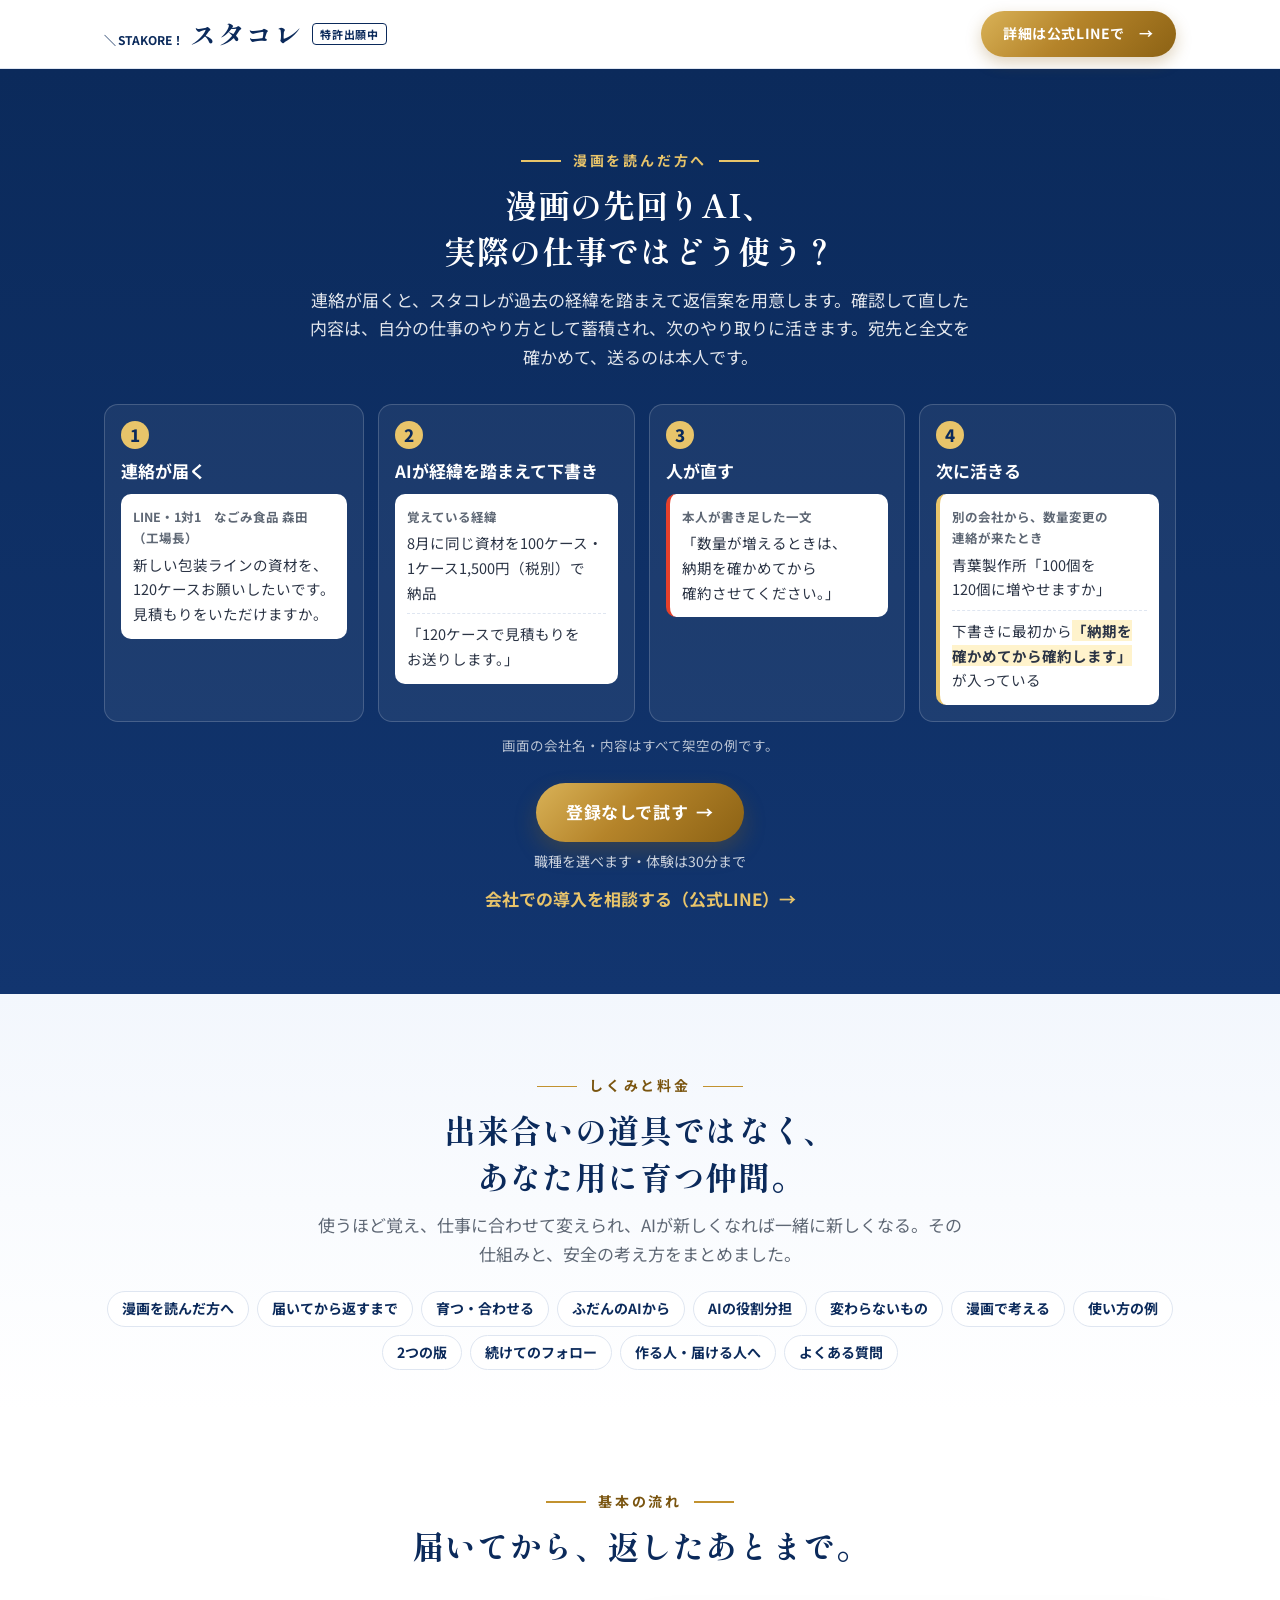
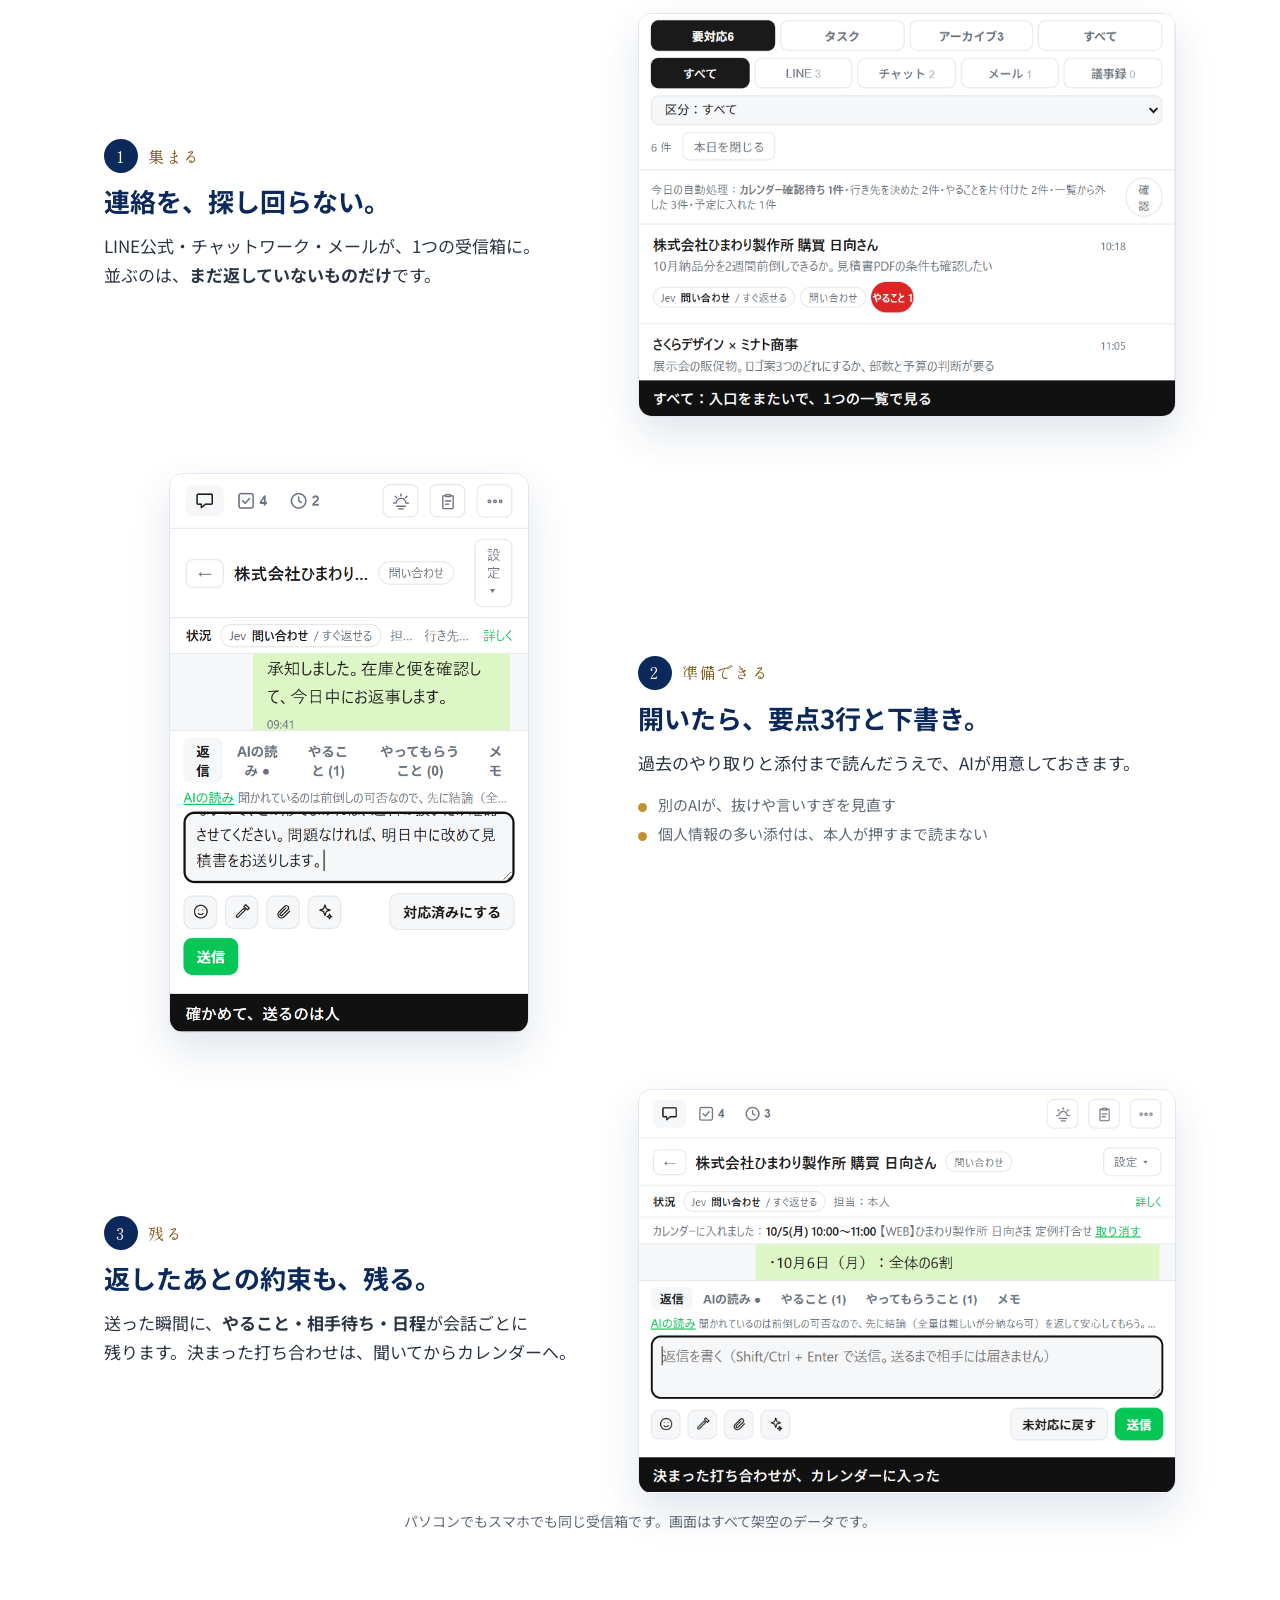
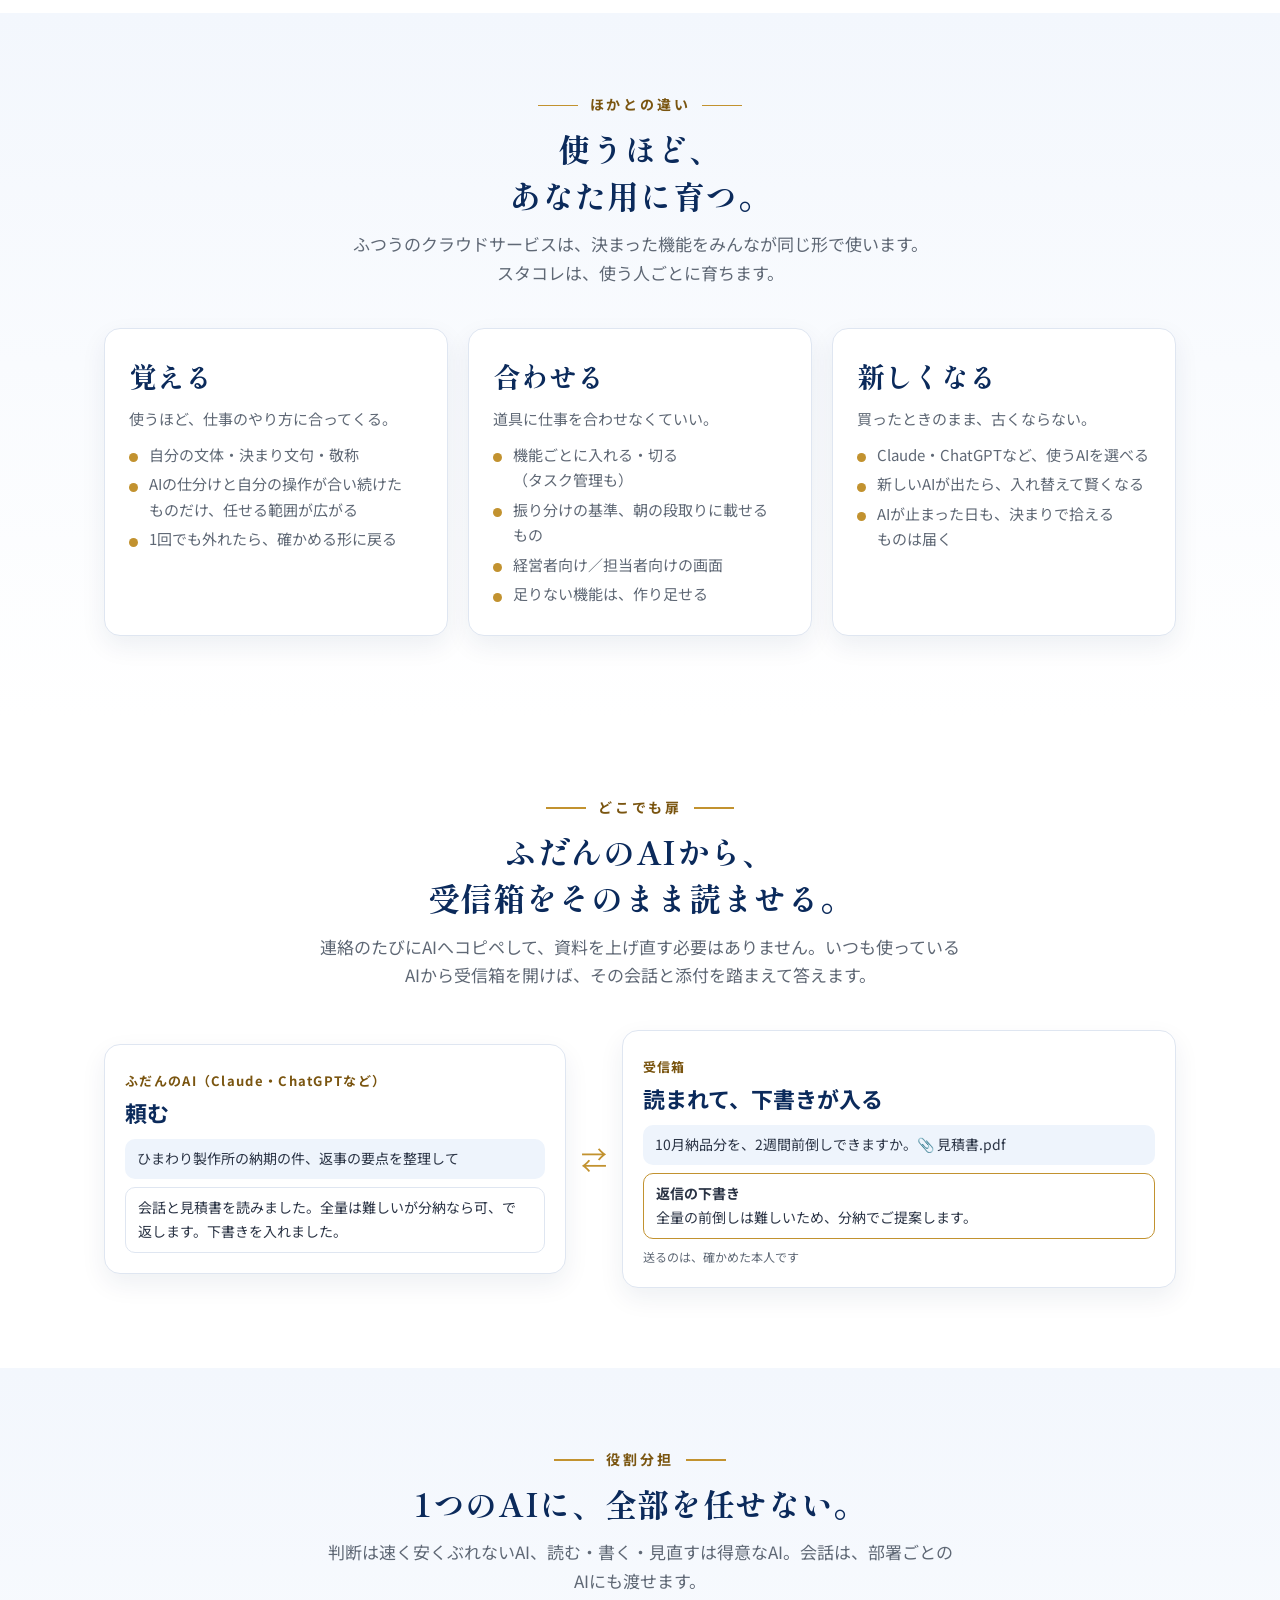
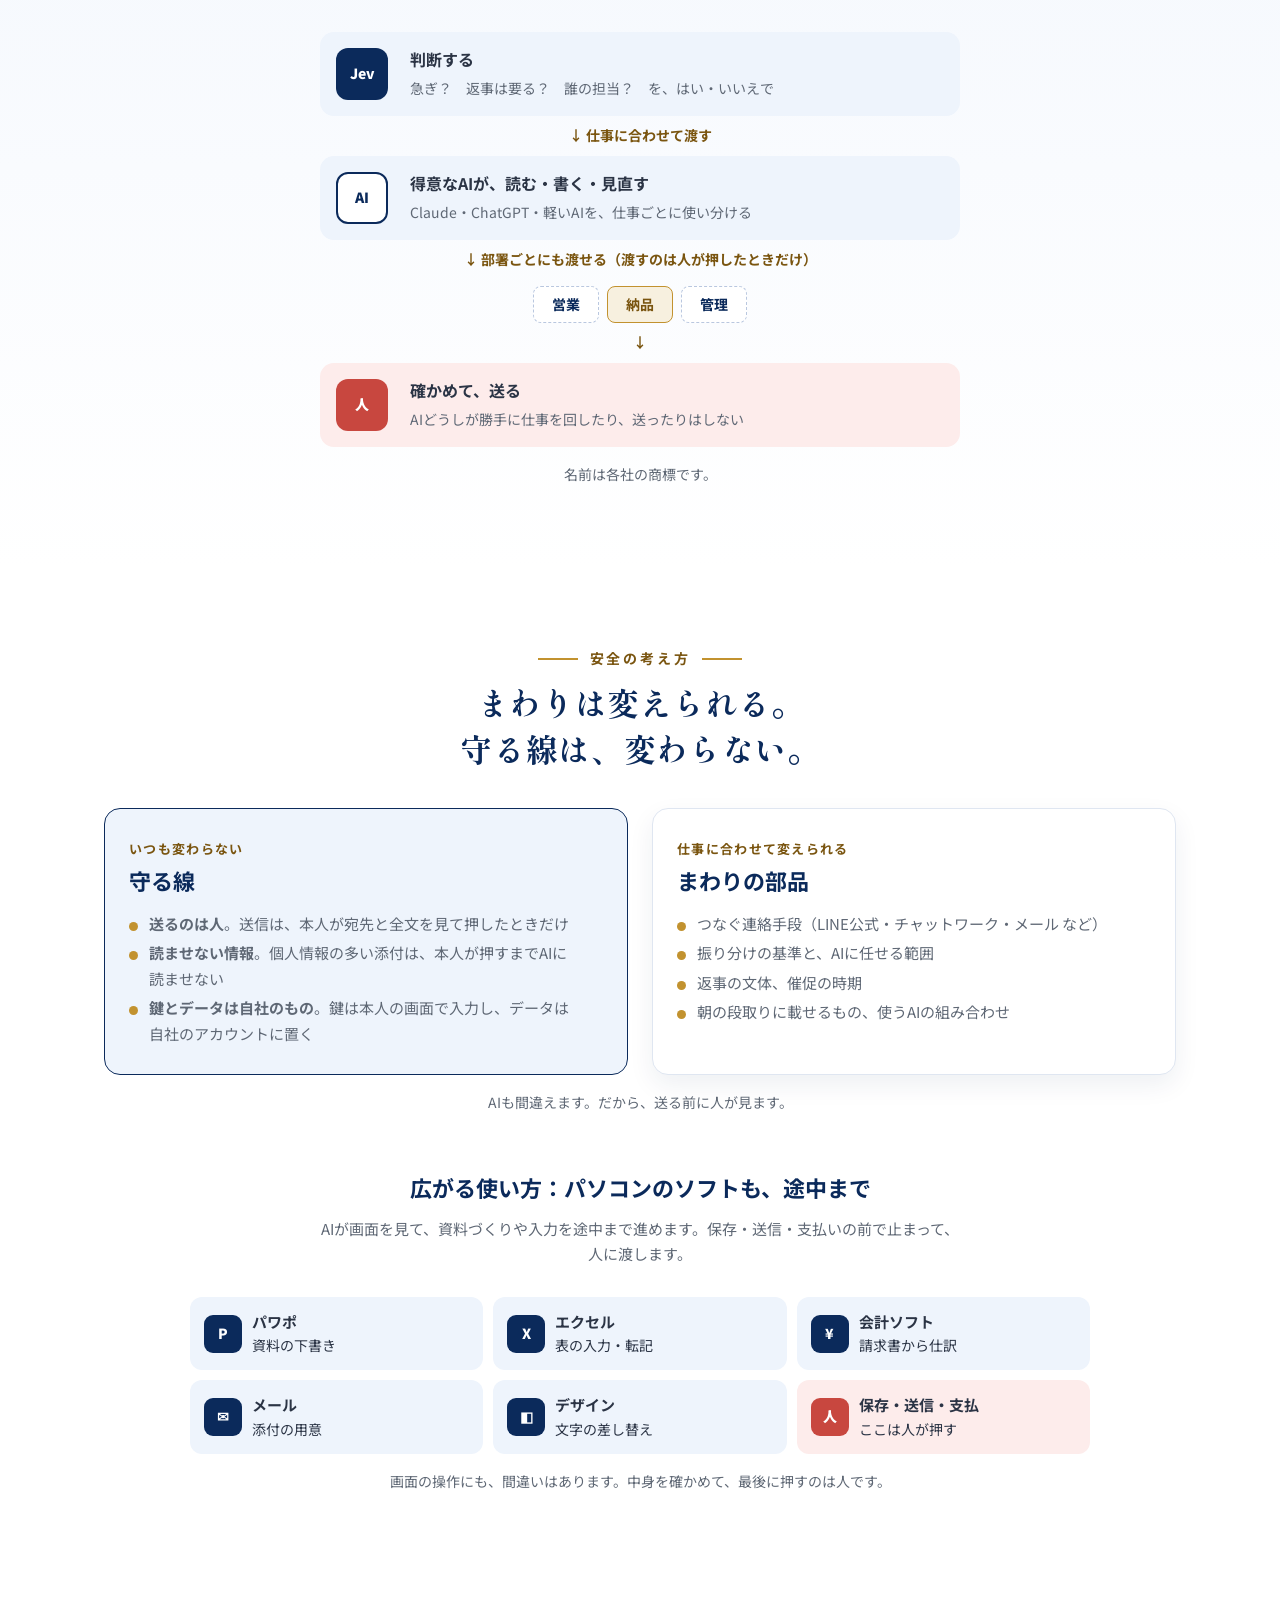
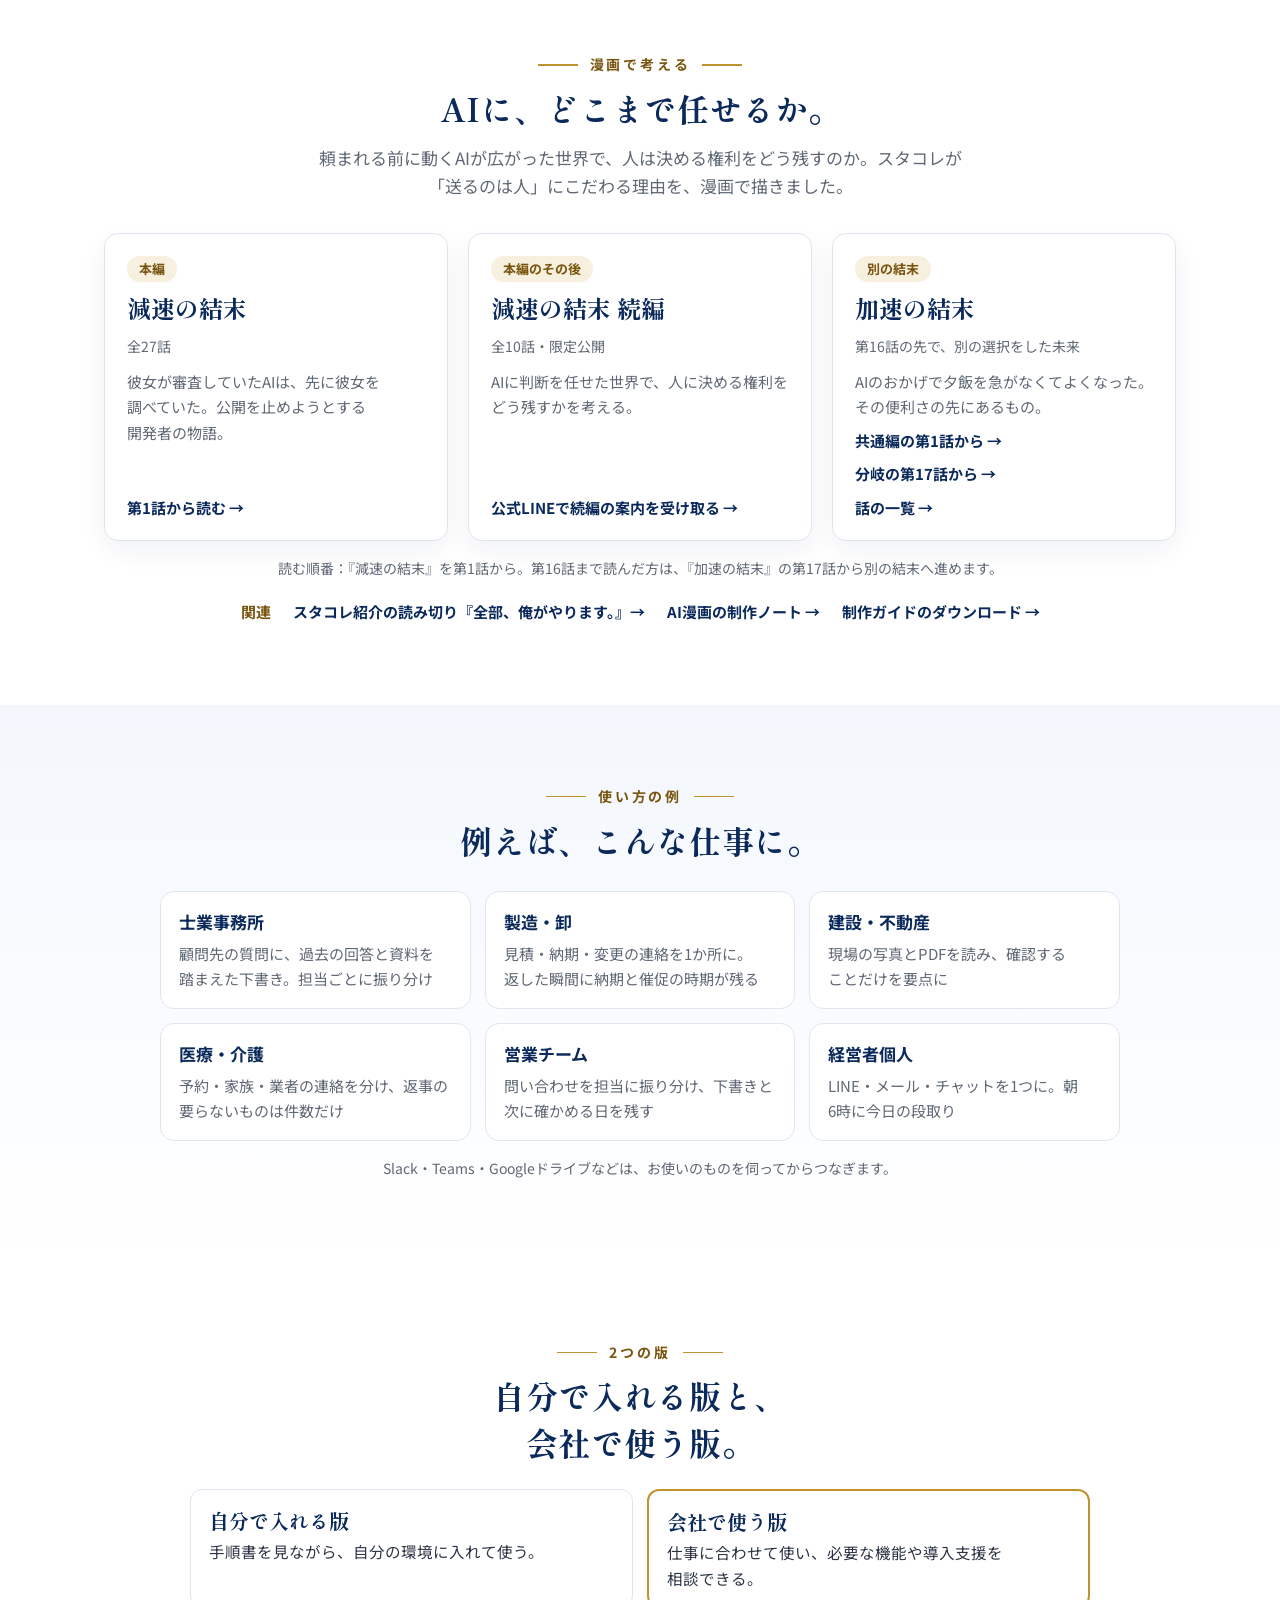
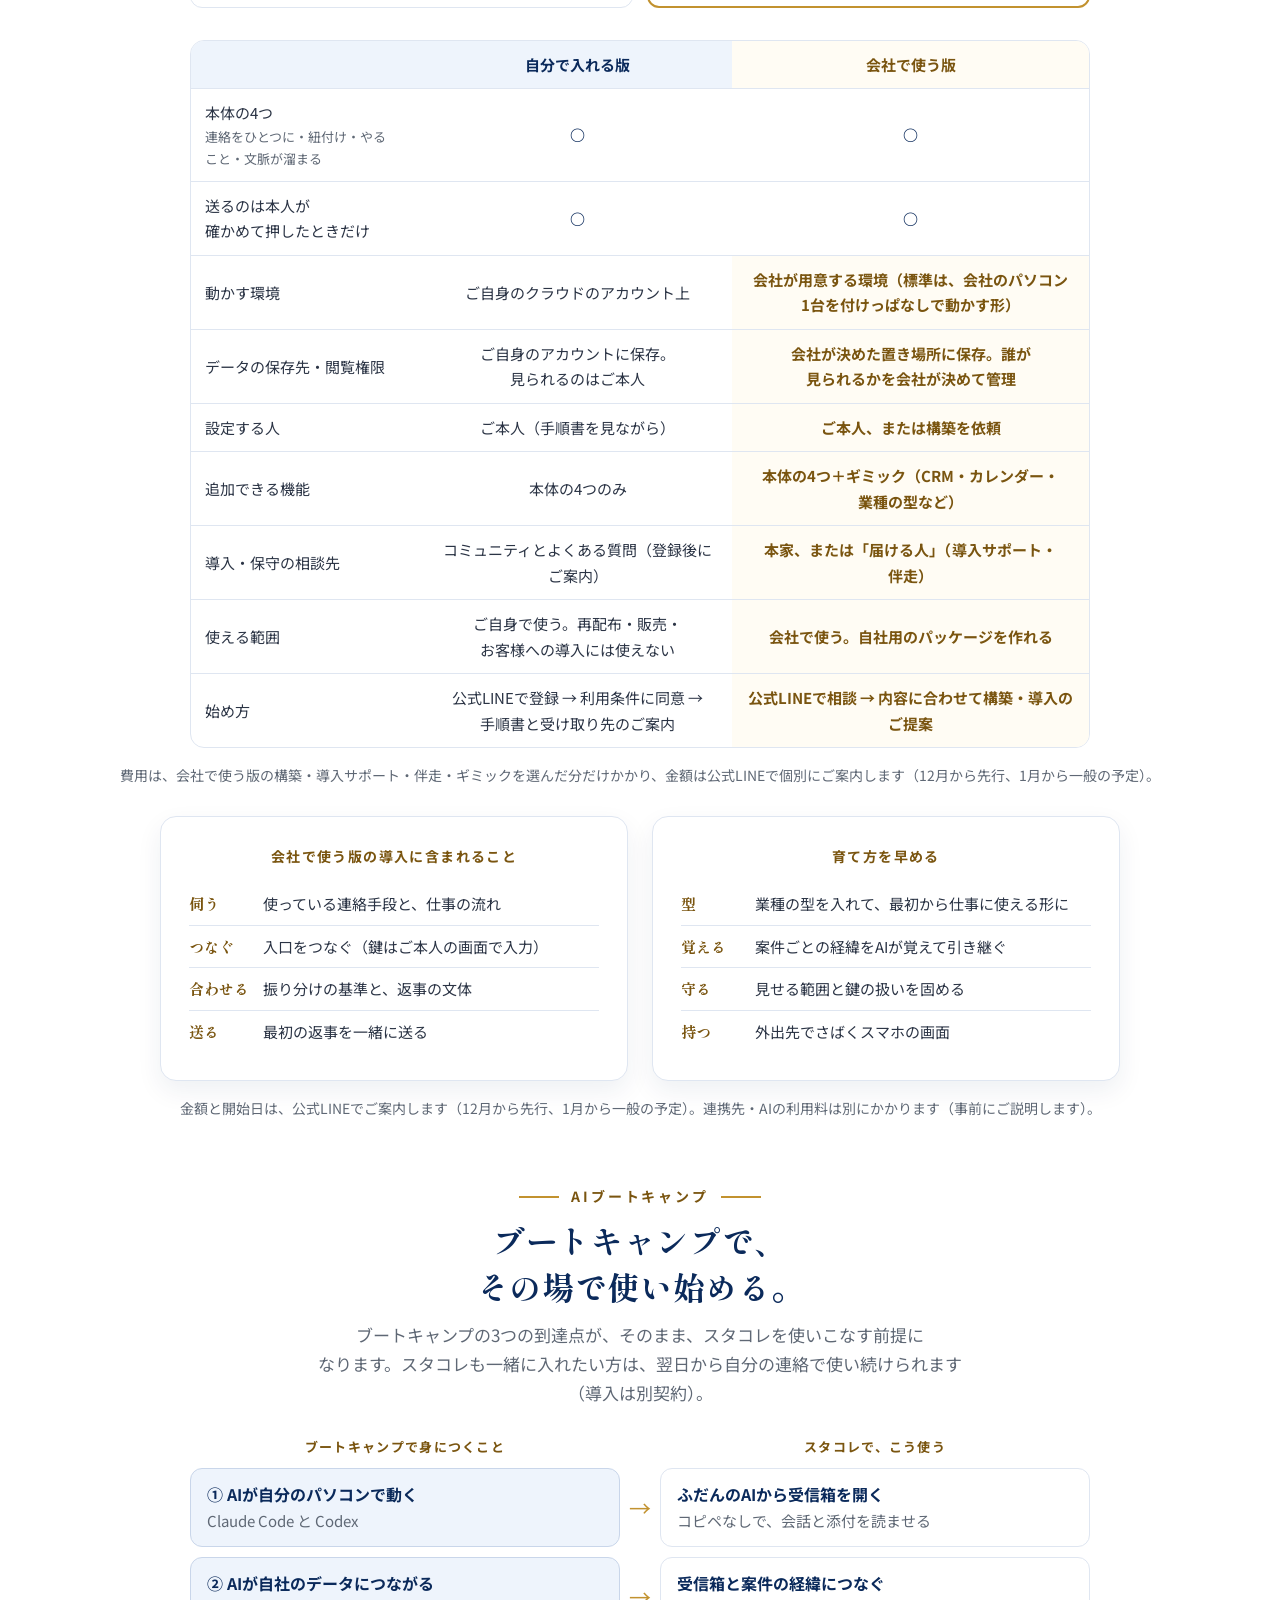
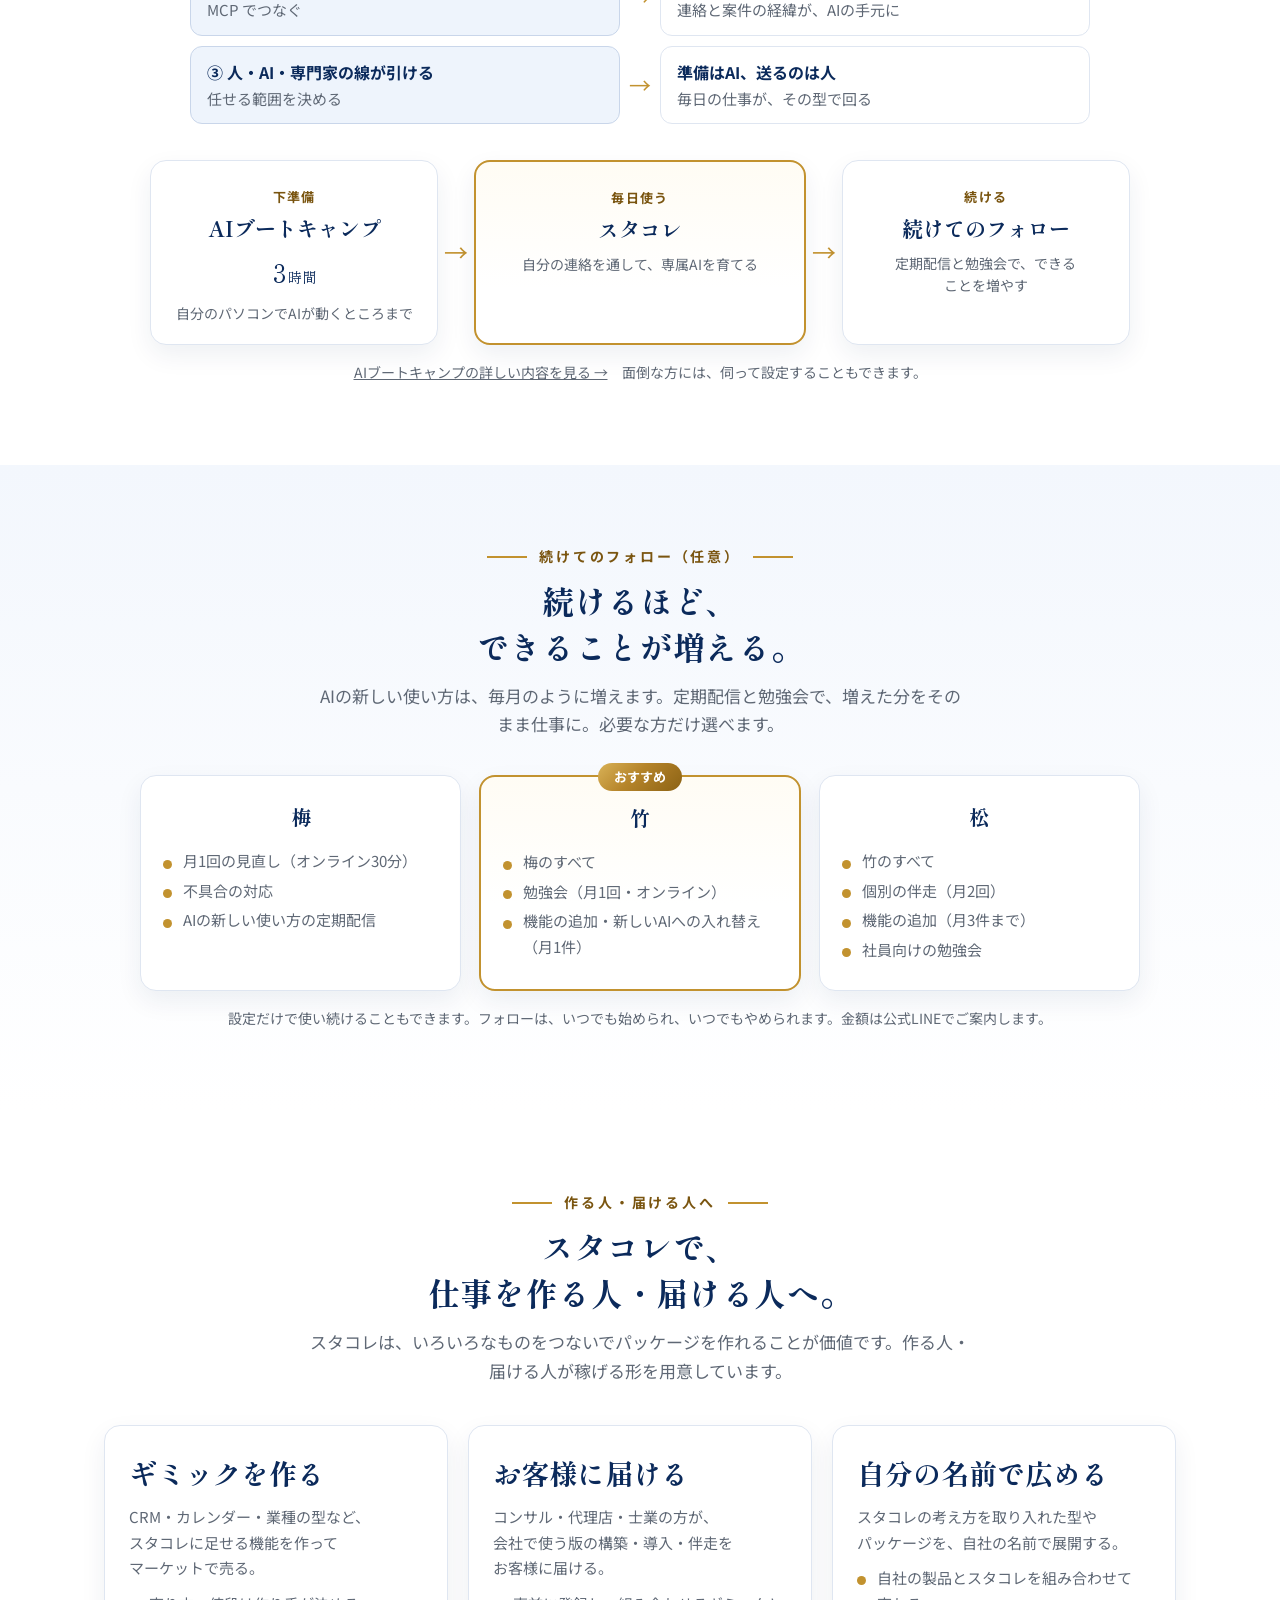
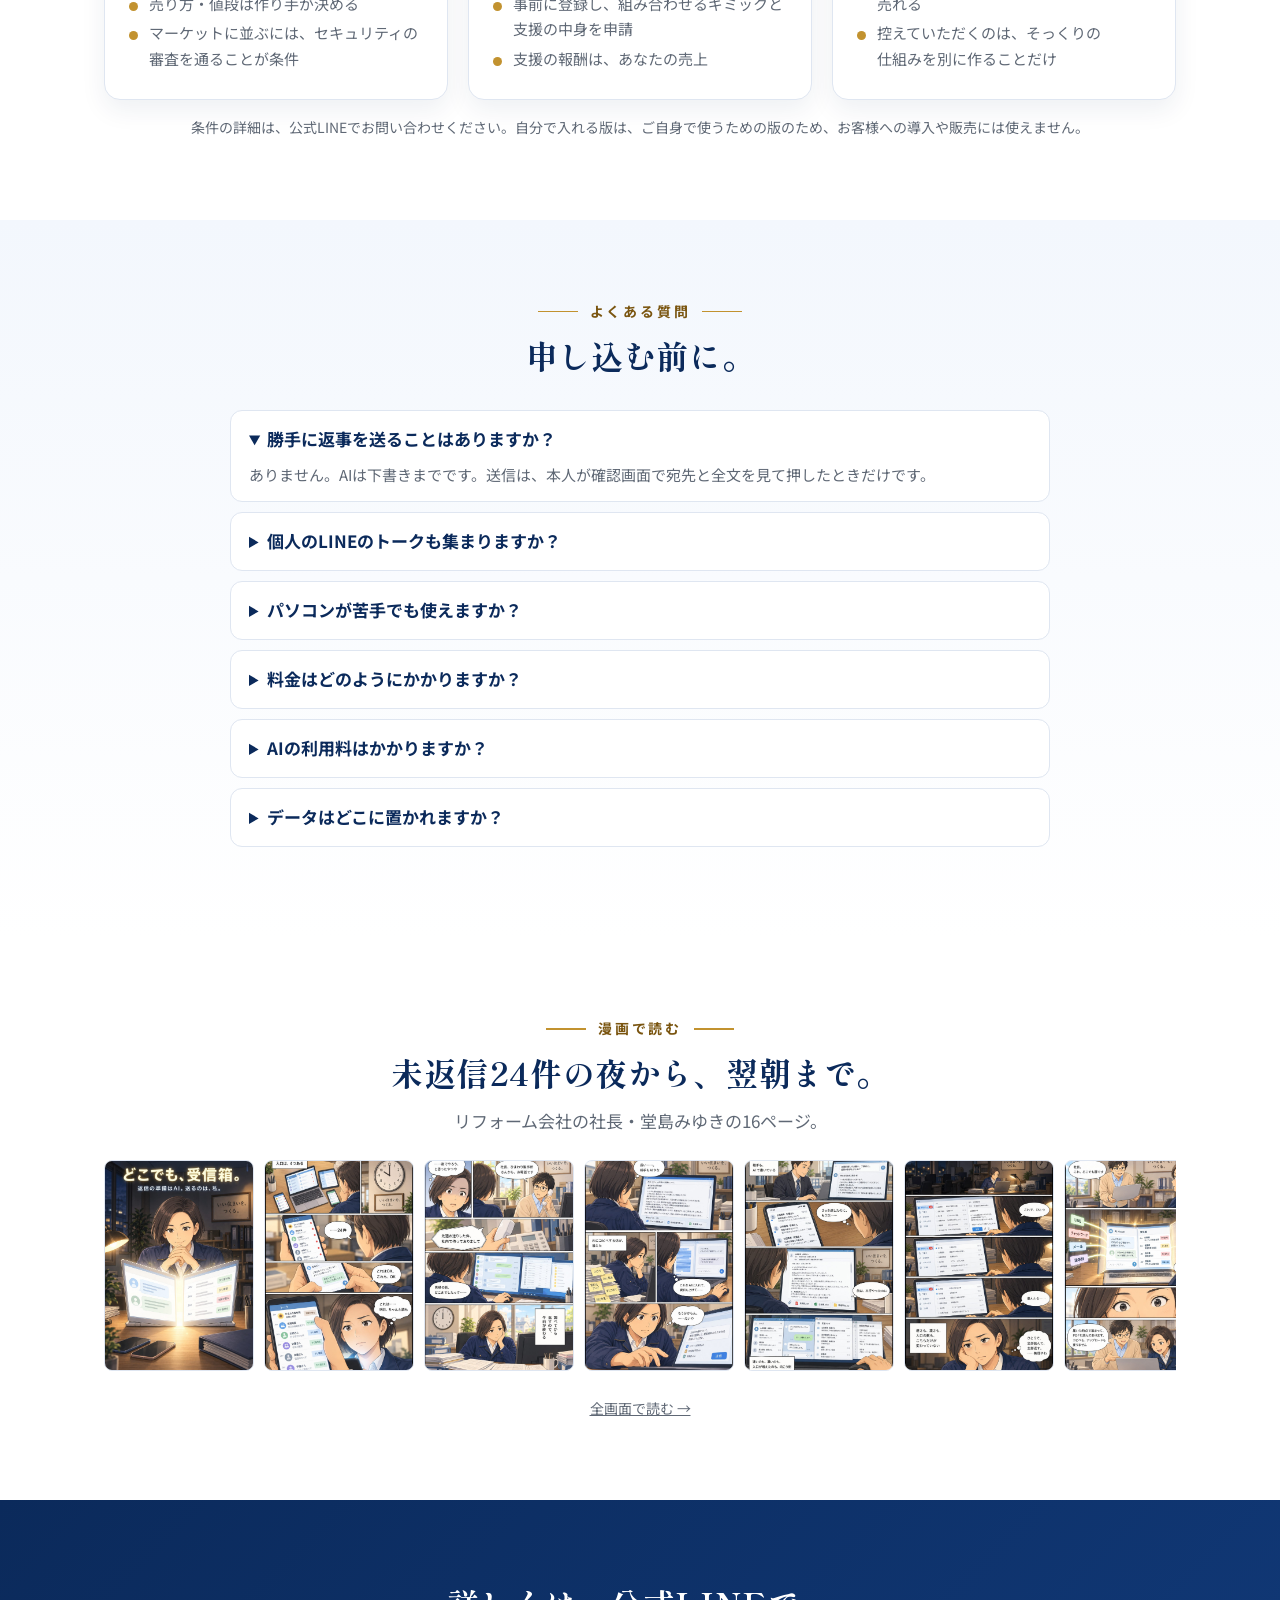
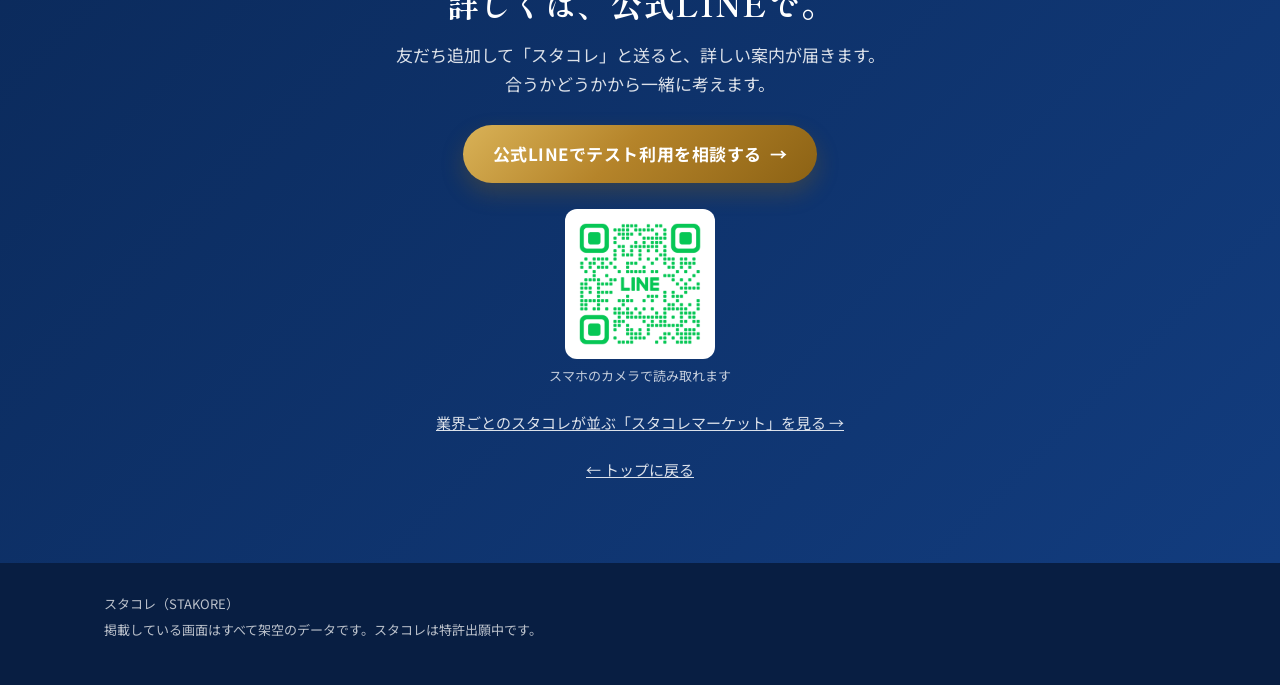
<file: more/index.html>
<!DOCTYPE html>
<html lang="ja">
<head>
<meta charset="utf-8">
<meta name="viewport" content="width=device-width,initial-scale=1">
<title>スタコレ｜しくみと料金</title>
<meta name="description" content="スタコレの仕組みと安全の考え方。使うほど自分用に育ち、仕事に合わせて変えられ、AIの進化とともに新しくなる。送るのは、いつも人。">
<link rel="preconnect" href="https://fonts.googleapis.com"><link rel="preconnect" href="https://fonts.gstatic.com" crossorigin>
<link href="https://fonts.googleapis.com/css2?family=Shippori+Mincho+B1:wght@600;700;800&family=Noto+Sans+JP:wght@400;500;700;900&display=swap" rel="stylesheet">
<link rel="stylesheet" href="../css/site.css">
<link rel="stylesheet" href="../steps-anim.css">
</head>
<body>

<header class="top"><div class="w">
  <a class="logo" href="../">スタコレ<small>STAKORE</small><span class="pat">特許出願中</span></a>
  <a class="cta" href="https://line.me/R/ti/p/@232zafzm">詳細は<span class="long">公式</span>LINEで</a>
</div></header>

<!-- 漫画から来た方へ -->
<section id="from-manga" class="fm"><div class="w">
  <div class="kk">漫画を読んだ方へ</div>
  <h2>漫画の先回りAI、<br>実際の仕事ではどう使う？</h2>
  <p class="lead">連絡が届くと、スタコレが過去の経緯を踏まえて返信案を用意します。確認して直した内容は、自分の仕事のやり方として蓄積され、次のやり取りに活きます。宛先と全文を確かめて、送るのは本人です。</p>
  <ol class="fmflow">
    <li><span class="n">1</span><b>連絡が届く</b><div class="ui"><small>LINE・1対1　なごみ食品 森田（工場長）</small>新しい包装ラインの資材を、120ケースお願いしたいです。見積もりをいただけますか。</div></li>
    <li><span class="n">2</span><b>AIが経緯を踏まえて下書き</b><div class="ui"><small>覚えている経緯</small>8月に同じ資材を100ケース・1ケース1,500円（税別）で納品<hr>「120ケースで見積もりをお送りします。」</div></li>
    <li class="me"><span class="n">3</span><b>人が直す</b><div class="ui"><small>本人が書き足した一文</small>「数量が増えるときは、納期を確かめてから確約させてください。」</div></li>
    <li class="nx"><span class="n">4</span><b>次に活きる</b><div class="ui"><small>別の会社から、数量変更の連絡が来たとき</small>青葉製作所「100個を120個に増やせますか」<hr>下書きに最初から<em>「納期を確かめてから確約します」</em>が入っている</div></li>
  </ol>
  <p class="fine">画面の会社名・内容はすべて架空の例です。</p>
  <div class="fmcta">
    <a class="btn" href="../demo/taiken.html">登録なしで試す</a>
    <p class="fmsub">職種を選べます・体験は30分まで</p>
    <a class="sub" href="https://line.me/R/ti/p/@232zafzm">会社での導入を相談する（公式LINE）→</a>
  </div>
</div></section>

<section class="soft" style="padding-bottom:40px"><div class="w">
  <div class="kk">しくみと料金</div>
  <h2>出来合いの道具ではなく、<br>あなた用に育つ仲間。</h2>
  <p class="lead">使うほど覚え、仕事に合わせて変えられ、AIが新しくなれば一緒に新しくなる。その仕組みと、安全の考え方をまとめました。</p>
  <nav class="toc"><a href="#from-manga">漫画を読んだ方へ</a><a href="#flow">届いてから返すまで</a><a href="#grow">育つ・合わせる</a><a href="#door">ふだんのAIから</a><a href="#team">AIの役割分担</a><a href="#safe">変わらないもの</a><a href="#manga">漫画で考える</a><a href="#use">使い方の例</a><a href="#shacho">2つの版</a><a href="#run">続けてのフォロー</a><a href="#partner">作る人・届ける人へ</a><a href="#faq">よくある質問</a></nav>
</div></section>

<!-- 届いてから返すまで -->
<section id="flow"><div class="w">
  <div class="kk">基本の流れ</div>
  <h2>届いてから、返したあとまで。</h2>
  <div class="flow">
    <div class="step">
      <div class="txt"><span class="n"><i>1</i>集まる</span><h3>連絡を、探し回らない。</h3><p>LINE公式・チャットワーク・メールが、1つの受信箱に。並ぶのは、<b>まだ返していないものだけ</b>です。</p></div>
      <div class="shot"><video class="stepvid" src="../img/step1-in.mp4" poster="../img/step1-in.png" autoplay muted loop playsinline preload="metadata" aria-label="受信箱の一覧に新しい連絡が届く様子"><img src="../img/step1-in.png" alt="受信箱の一覧"></video></div>
    </div>
    <div class="step">
      <div class="txt"><span class="n"><i>2</i>準備できる</span><h3>開いたら、要点3行と下書き。</h3><p>過去のやり取りと添付まで読んだうえで、AIが用意しておきます。</p>
        <ul><li>別のAIが、抜けや言いすぎを見直す</li><li>個人情報の多い添付は、本人が押すまで読まない</li></ul></div>
      <div class="shot tall"><video class="stepvid" src="../img/step2-draft.mp4" poster="../img/step2-draft.png" autoplay muted loop playsinline preload="metadata" aria-label="会話を開くと、要点と返信の下書きが入っている様子"><img src="../img/step2-draft.png" alt="会話の画面と返信の下書き"></video></div>
    </div>
    <div class="step">
      <div class="txt"><span class="n"><i>3</i>残る</span><h3>返したあとの約束も、残る。</h3><p>送った瞬間に、<b>やること・相手待ち・日程</b>が会話ごとに残ります。決まった打ち合わせは、聞いてからカレンダーへ。</p></div>
      <div class="shot"><video class="stepvid" src="../img/step3-sent.mp4" poster="../img/step3-sent.png" autoplay muted loop playsinline preload="metadata" aria-label="送ると、相手にやってもらうことと日程が残る様子"><img src="../img/step3-sent.png" alt="送ったあとの会話の画面"></video></div>
    </div>
  </div>
  <p class="note">パソコンでもスマホでも同じ受信箱です。画面はすべて架空のデータです。</p>
</div></section>

<!-- 育つ・合わせる・新しくなる -->
<section id="grow" class="soft"><div class="w">
  <div class="kk">ほかとの違い</div>
  <h2>使うほど、<br>あなた用に育つ。</h2>
  <p class="lead">ふつうのクラウドサービスは、決まった機能をみんなが同じ形で使います。スタコレは、使う人ごとに育ちます。</p>
  <div class="grow">
    <div><b>覚える</b><p>使うほど、仕事のやり方に合ってくる。</p><ul class="bul"><li>自分の文体・決まり文句・敬称</li><li>AIの仕分けと自分の操作が合い続けたものだけ、任せる範囲が広がる</li><li>1回でも外れたら、確かめる形に戻る</li></ul></div>
    <div><b>合わせる</b><p>道具に仕事を合わせなくていい。</p><ul class="bul"><li>機能ごとに入れる・切る（タスク管理も）</li><li>振り分けの基準、朝の段取りに載せるもの</li><li>経営者向け／担当者向けの画面</li><li>足りない機能は、作り足せる</li></ul></div>
    <div><b>新しくなる</b><p>買ったときのまま、古くならない。</p><ul class="bul"><li>Claude・ChatGPTなど、使うAIを選べる</li><li>新しいAIが出たら、入れ替えて賢くなる</li><li>AIが止まった日も、決まりで拾えるものは届く</li></ul></div>
  </div>
</div></section>

<!-- どこでも扉 -->
<section id="door"><div class="w">
  <div class="kk">どこでも扉</div>
  <h2>ふだんのAIから、<br>受信箱をそのまま読ませる。</h2>
  <p class="lead">連絡のたびにAIへコピペして、資料を上げ直す必要はありません。いつも使っているAIから受信箱を開けば、その会話と添付を踏まえて答えます。</p>
  <div class="door">
    <div class="box"><span class="t">ふだんのAI（Claude・ChatGPTなど）</span><h3>頼む</h3>
      <div class="bubq">ひまわり製作所の納期の件、返事の要点を整理して</div>
      <div class="bubq ai">会話と見積書を読みました。全量は難しいが分納なら可、で返します。下書きを入れました。</div></div>
    <div class="ar">⇄</div>
    <div class="box"><span class="t">受信箱</span><h3>読まれて、下書きが入る</h3>
      <div class="bubq">10月納品分を、2週間前倒しできますか。📎 見積書.pdf</div>
      <div class="bubq ai" style="border-color:var(--gold)"><b>返信の下書き</b><br>全量の前倒しは難しいため、分納でご提案します。</div>
      <p class="fake" style="margin-top:8px">送るのは、確かめた本人です</p></div>
  </div>
</div></section>

<!-- AIの役割分担 -->
<section id="team" class="soft"><div class="w">
  <div class="kk">役割分担</div>
  <h2>1つのAIに、全部を任せない。</h2>
  <p class="lead">判断は速く安くぶれないAI、読む・書く・見直すは得意なAI。会話は、部署ごとのAIにも渡せます。</p>
  <div class="jev">
    <div class="jrow"><span class="jb">Jev</span><div><b>判断する</b><span>急ぎ？　返事は要る？　誰の担当？　を、はい・いいえで</span></div></div>
    <div class="jar">↓ 仕事に合わせて渡す</div>
    <div class="jrow"><span class="jb ai">AI</span><div><b>得意なAIが、読む・書く・見直す</b><span>Claude・ChatGPT・軽いAIを、仕事ごとに使い分ける</span></div></div>
    <div class="jar">↓ 部署ごとにも渡せる（渡すのは人が押したときだけ）</div>
    <div class="seats"><span>営業</span><span class="on">納品</span><span>管理</span></div>
    <div class="jar">↓</div>
    <div class="jrow hu"><span class="jb hu">人</span><div><b>確かめて、送る</b><span>AIどうしが勝手に仕事を回したり、送ったりはしない</span></div></div>
  </div>
  <p class="note">名前は各社の商標です。</p>
</div></section>

<!-- 変わらないもの -->
<section id="safe"><div class="w">
  <div class="kk">安全の考え方</div>
  <h2>まわりは変えられる。<br>守る線は、変わらない。</h2>
  <div class="fix">
    <div class="col keep"><span class="t">いつも変わらない</span><h3>守る線</h3>
      <ul class="bul"><li><b>送るのは人</b>。送信は、本人が宛先と全文を見て押したときだけ</li><li><b>読ませない情報</b>。個人情報の多い添付は、本人が押すまでAIに読ませない</li><li><b>鍵とデータは自社のもの</b>。鍵は本人の画面で入力し、データは自社のアカウントに置く</li></ul></div>
    <div class="col free"><span class="t">仕事に合わせて変えられる</span><h3>まわりの部品</h3>
      <ul class="bul"><li>つなぐ連絡手段（LINE公式・チャットワーク・メール など）</li><li>振り分けの基準と、AIに任せる範囲</li><li>返事の文体、催促の時期</li><li>朝の段取りに載せるもの、使うAIの組み合わせ</li></ul></div>
  </div>
  <p class="note">AIも間違えます。だから、送る前に人が見ます。</p>

  <div style="margin-top:56px">
    <h3 style="text-align:center">広がる使い方：パソコンのソフトも、途中まで</h3>
    <p class="lead" style="font-size:15px">AIが画面を見て、資料づくりや入力を途中まで進めます。保存・送信・支払いの前で止まって、人に渡します。</p>
    <div class="apps">
      <div class="tile"><span class="ic">P</span><div><b>パワポ</b>資料の下書き</div></div>
      <div class="tile"><span class="ic">X</span><div><b>エクセル</b>表の入力・転記</div></div>
      <div class="tile"><span class="ic">¥</span><div><b>会計ソフト</b>請求書から仕訳</div></div>
      <div class="tile"><span class="ic">✉</span><div><b>メール</b>添付の用意</div></div>
      <div class="tile"><span class="ic">◧</span><div><b>デザイン</b>文字の差し替え</div></div>
      <div class="tile hu"><span class="ic">人</span><div><b>保存・送信・支払</b>ここは人が押す</div></div>
    </div>
    <p class="note">画面の操作にも、間違いはあります。中身を確かめて、最後に押すのは人です。</p>
  </div>
</div></section>

<!-- 漫画 -->
<section id="manga"><div class="w">
  <div class="kk">漫画で考える</div>
  <h2>AIに、どこまで任せるか。</h2>
  <p class="lead">頼まれる前に動くAIが広がった世界で、人は決める権利をどう残すのか。スタコレが「送るのは人」にこだわる理由を、漫画で描きました。</p>
  <div class="manga3">
    <a class="mc" href="https://gensoku-manga.m-gomita.workers.dev/"><span class="lb">本編</span><b>減速の結末</b><small>全27話</small><p>彼女が審査していたAIは、先に彼女を調べていた。公開を止めようとする開発者の物語。</p><em>第1話から読む →</em></a>
    <a class="mc" href="https://line.me/R/ti/p/@232zafzm"><span class="lb">本編のその後</span><b>減速の結末 続編</b><small>全10話・限定公開</small><p>AIに判断を任せた世界で、人に決める権利をどう残すかを考える。</p><em>公式LINEで続編の案内を受け取る →</em></a>
    <div class="mc"><span class="lb">別の結末</span><b>加速の結末</b><small>第16話の先で、別の選択をした未来</small><p>AIのおかげで夕飯を急がなくてよくなった。その便利さの先にあるもの。</p>
      <a href="https://kasoku-preview.m-gomita.workers.dev/complete/common/ep01">共通編の第1話から →</a><a href="https://kasoku-art-preview.m-gomita.workers.dev/read/ep17">分岐の第17話から →</a><a href="https://kasoku-art-preview.m-gomita.workers.dev/read/">話の一覧 →</a></div>
  </div>
  <p class="note">読む順番：『減速の結末』を第1話から。第16話まで読んだ方は、『加速の結末』の第17話から別の結末へ進めます。</p>
  <div class="mrel"><span>関連</span><a href="https://oreleve-manga.m-gomita.workers.dev/">スタコレ紹介の読み切り『全部、俺がやります。』→</a><a href="https://gensoku-manga.m-gomita.workers.dev/note/">AI漫画の制作ノート →</a><a href="https://gensoku-manga.m-gomita.workers.dev/note/ai-manga-guide.md">制作ガイドのダウンロード →</a></div>
</div></section>

<!-- 使い方の例 -->
<section id="use" class="soft"><div class="w">
  <div class="kk">使い方の例</div>
  <h2>例えば、こんな仕事に。</h2>
  <ul class="use">
    <li><b>士業事務所</b>顧問先の質問に、過去の回答と資料を踏まえた下書き。担当ごとに振り分け</li>
    <li><b>製造・卸</b>見積・納期・変更の連絡を1か所に。返した瞬間に納期と催促の時期が残る</li>
    <li><b>建設・不動産</b>現場の写真とPDFを読み、確認することだけを要点に</li>
    <li><b>医療・介護</b>予約・家族・業者の連絡を分け、返事の要らないものは件数だけ</li>
    <li><b>営業チーム</b>問い合わせを担当に振り分け、下書きと次に確かめる日を残す</li>
    <li><b>経営者個人</b>LINE・メール・チャットを1つに。朝6時に今日の段取り</li>
  </ul>
  <p class="note">Slack・Teams・Googleドライブなどは、お使いのものを伺ってからつなぎます。</p>
</div></section>

<!-- 2つの版 -->
<section id="shacho"><div class="w">
  <div class="kk">2つの版</div>
  <h2>自分で入れる版と、<br>会社で使う版。</h2>
  <div class="pick">
    <div><b>自分で入れる版</b>手順書を見ながら、自分の環境に入れて使う。</div>
    <div class="rec"><b>会社で使う版</b>仕事に合わせて使い、必要な機能や導入支援を相談できる。</div>
  </div>
  <div class="cmpwrap"><table class="cmp">
    <tr><th></th><th>自分で入れる版</th><th class="rec">会社で使う版</th></tr>
    <tr><td>本体の4つ<small>連絡をひとつに・紐付け・やること・文脈が溜まる</small></td><td class="o">○</td><td class="o">○</td></tr>
    <tr><td>送るのは本人が確かめて押したときだけ</td><td class="o">○</td><td class="o">○</td></tr>
    <tr><td>動かす環境</td><td>ご自身のクラウドのアカウント上</td><td class="rec">会社が用意する環境（標準は、会社のパソコン1台を付けっぱなしで動かす形）</td></tr>
    <tr><td>データの保存先・閲覧権限</td><td>ご自身のアカウントに保存。見られるのはご本人</td><td class="rec">会社が決めた置き場所に保存。誰が見られるかを会社が決めて管理</td></tr>
    <tr><td>設定する人</td><td>ご本人（手順書を見ながら）</td><td class="rec">ご本人、または構築を依頼</td></tr>
    <tr><td>追加できる機能</td><td>本体の4つのみ</td><td class="rec">本体の4つ＋ギミック（CRM・カレンダー・業種の型など）</td></tr>
    <tr><td>導入・保守の相談先</td><td>コミュニティとよくある質問（登録後にご案内）</td><td class="rec">本家、または「届ける人」（導入サポート・伴走）</td></tr>
    <tr><td>使える範囲</td><td>ご自身で使う。再配布・販売・お客様への導入には使えない</td><td class="rec">会社で使う。自社用のパッケージを作れる</td></tr>
    <tr><td>始め方</td><td>公式LINEで登録 → 利用条件に同意 → 手順書と受け取り先のご案内</td><td class="rec">公式LINEで相談 → 内容に合わせて構築・導入のご提案</td></tr>
  </table></div>
  <p class="note">費用は、会社で使う版の構築・導入サポート・伴走・ギミックを選んだ分だけかかり、金額は公式LINEで個別にご案内します（12月から先行、1月から一般の予定）。</p>
  <div class="pricefig" style="margin-top:28px">
    <div class="pbox">
      <div class="t">会社で使う版の導入に含まれること</div>
      <ul class="tl">
        <li><em>伺う</em>使っている連絡手段と、仕事の流れ</li>
        <li><em>つなぐ</em>入口をつなぐ（鍵はご本人の画面で入力）</li>
        <li><em>合わせる</em>振り分けの基準と、返事の文体</li>
        <li><em>送る</em>最初の返事を一緒に送る</li>
      </ul>
    </div>
    <div class="pbox">
      <div class="t">育て方を早める</div>
      <ul class="tl">
        <li><em>型</em>業種の型を入れて、最初から仕事に使える形に</li>
        <li><em>覚える</em>案件ごとの経緯をAIが覚えて引き継ぐ</li>
        <li><em>守る</em>見せる範囲と鍵の扱いを固める</li>
        <li><em>持つ</em>外出先でさばくスマホの画面</li>
      </ul>
    </div>
  </div>
  <p class="note">金額と開始日は、公式LINEでご案内します（12月から先行、1月から一般の予定）。連携先・AIの利用料は別にかかります（事前にご説明します）。</p>
  <div style="margin-top:64px">
    <div class="kk">AIブートキャンプ</div>
    <h2>ブートキャンプで、<br>その場で使い始める。</h2>
    <p class="lead">ブートキャンプの3つの到達点が、そのまま、スタコレを使いこなす前提になります。スタコレも一緒に入れたい方は、翌日から自分の連絡で使い続けられます（導入は別契約）。</p>
    <div class="map">
      <div class="h"><span>ブートキャンプで身につくこと</span><span></span><span>スタコレで、こう使う</span></div>
      <div class="r"><div class="k"><b>① AIが自分のパソコンで動く</b>Claude Code と Codex</div><div class="ar">→</div><div><b>ふだんのAIから受信箱を開く</b>コピペなしで、会話と添付を読ませる</div></div>
      <div class="r"><div class="k"><b>② AIが自社のデータにつながる</b>MCP でつなぐ</div><div class="ar">→</div><div><b>受信箱と案件の経緯につなぐ</b>連絡と案件の経緯が、AIの手元に</div></div>
      <div class="r"><div class="k"><b>③ 人・AI・専門家の線が引ける</b>任せる範囲を決める</div><div class="ar">→</div><div><b>準備はAI、送るのは人</b>毎日の仕事が、その型で回る</div></div>
    </div>
    <div class="path">
      <div class="pstep"><span class="t">下準備</span><b>AIブートキャンプ</b><div class="v">3<small>時間</small></div><p>自分のパソコンでAIが動くところまで</p></div>
      <div class="par">→</div>
      <div class="pstep main"><span class="t">毎日使う</span><b>スタコレ</b><p>自分の連絡を通して、専属AIを育てる</p></div>
      <div class="par">→</div>
      <div class="pstep"><span class="t">続ける</span><b>続けてのフォロー</b><p>定期配信と勉強会で、できることを増やす</p></div>
    </div>
    <p class="note"><a href="https://mgomita-ui.github.io/hatarakikata4-lp/bootcamp/">AIブートキャンプの詳しい内容を見る →</a>　面倒な方には、伺って設定することもできます。</p>
  </div>
</div></section>

<!-- 続けてのフォロー -->
<section id="run" class="soft"><div class="w">
  <div class="kk">続けてのフォロー（任意）</div>
  <h2>続けるほど、<br>できることが増える。</h2>
  <p class="lead">AIの新しい使い方は、毎月のように増えます。定期配信と勉強会で、増えた分をそのまま仕事に。必要な方だけ選べます。</p>
  <div class="run">
    <div class="plan">
      <div class="t">梅</div>
      
      <ul class="bul"><li>月1回の見直し（オンライン30分）</li><li>不具合の対応</li><li>AIの新しい使い方の定期配信</li></ul>
    </div>
    <div class="plan rec">
      <span class="badge">おすすめ</span>
      <div class="t">竹</div>
      
      <ul class="bul"><li>梅のすべて</li><li>勉強会（月1回・オンライン）</li><li>機能の追加・新しいAIへの入れ替え（月1件）</li></ul>
    </div>
    <div class="plan">
      <div class="t">松</div>
      
      <ul class="bul"><li>竹のすべて</li><li>個別の伴走（月2回）</li><li>機能の追加（月3件まで）</li><li>社員向けの勉強会</li></ul>
    </div>
  </div>
  <p class="note">設定だけで使い続けることもできます。フォローは、いつでも始められ、いつでもやめられます。金額は公式LINEでご案内します。</p>
</div></section>

<!-- パートナー制度 -->
<section id="partner"><div class="w">
  <div class="kk">作る人・届ける人へ</div>
  <h2>スタコレで、<br>仕事を作る人・届ける人へ。</h2>
  <p class="lead">スタコレは、いろいろなものをつないでパッケージを作れることが価値です。作る人・届ける人が稼げる形を用意しています。</p>
  <div class="grow">
    <div><b>ギミックを作る</b><p>CRM・カレンダー・業種の型など、スタコレに足せる機能を作ってマーケットで売る。</p><ul class="bul"><li>売り方・値段は作り手が決める</li><li>マーケットに並ぶには、セキュリティの審査を通ることが条件</li></ul></div>
    <div><b>お客様に届ける</b><p>コンサル・代理店・士業の方が、会社で使う版の構築・導入・伴走をお客様に届ける。</p><ul class="bul"><li>事前に登録し、組み合わせるギミックと支援の中身を申請</li><li>支援の報酬は、あなたの売上</li></ul></div>
    <div><b>自分の名前で広める</b><p>スタコレの考え方を取り入れた型やパッケージを、自社の名前で展開する。</p><ul class="bul"><li>自社の製品とスタコレを組み合わせて売れる</li><li>控えていただくのは、そっくりの仕組みを別に作ることだけ</li></ul></div>
  </div>
  <p class="note">条件の詳細は、公式LINEでお問い合わせください。自分で入れる版は、ご自身で使うための版のため、お客様への導入や販売には使えません。</p>
</div></section>

<!-- よくある質問 -->
<section id="faq" class="soft"><div class="w">
  <div class="kk">よくある質問</div>
  <h2>申し込む前に。</h2>
  <div class="faq">
    <details open><summary>勝手に返事を送ることはありますか？</summary><p>ありません。AIは下書きまでです。送信は、本人が確認画面で宛先と全文を見て押したときだけです。</p></details>
    <details><summary>個人のLINEのトークも集まりますか？</summary><p>LINE公式アカウントが入っているトークは、自動で集まります。入っていない個人のトークは自動では集まりませんが、LINEの「トーク履歴を送信」で公式アカウントに送れば取り込めます。その場合の返事は、受信箱で作った文を、ご自身のLINEから送ります。チャットワーク・メールも、お使いのものをつなぎます。</p></details>
    <details><summary>パソコンが苦手でも使えますか？</summary><p>設置は作り手が行います。毎日は、パソコンのブラウザで受信箱を開き、要点と下書きを確かめて送るだけです。外出先では、スマホでも確かめられます。</p></details>
    <details><summary>料金はどのようにかかりますか？</summary><p>自分で入れる版と会社で使う版で、かかり方が違います。会社で使う版は、構築・導入サポート・伴走・ギミックを選んだ分だけかかります。金額と開始日は公式LINEでご案内します（12月から先行、1月から一般の予定）。連携先のサービスやAIの利用料は別です。</p></details>
    <details><summary>AIの利用料はかかりますか？</summary><p>連携先のサービスやAIの利用料は別にかかる場合があります。お使いのものを伺って、設置の前にご説明します。</p></details>
    <details><summary>データはどこに置かれますか？</summary><p>自社のアカウントに置きます。つなぐための鍵は、ご本人の画面で入力していただきます。</p></details>
  </div>
</div></section>

<!-- 漫画 -->
<section><div class="w">
  <div class="kk">漫画で読む</div>
  <h2>未返信24件の夜から、翌朝まで。</h2>
  <p class="lead">リフォーム会社の社長・堂島みゆきの16ページ。</p>
  <div class="mg-strip" id="mgStrip"></div>
  <p class="note"><a href="../manga/">全画面で読む →</a></p>
</div></section>

<section class="last"><div class="w">
  <h2>詳しくは、公式LINEで。</h2>
  <p>友だち追加して「スタコレ」と送ると、詳しい案内が届きます。合うかどうかから一緒に考えます。</p>
  <a class="btn" href="https://line.me/R/ti/p/@232zafzm">公式LINEでテスト利用を相談する</a>
  <div><div class="qr"><img src="../img/line-qr.png" alt="公式LINEの友だち追加QRコード" width="150" height="150"><span>スマホのカメラで読み取れます</span></div></div>
  <a class="sub2" href="../market/">業界ごとのスタコレが並ぶ「スタコレマーケット」を見る →</a>
  <a class="sub2" href="../">← トップに戻る</a>
</div></section>

<footer><div class="w">
  <p>スタコレ（STAKORE）</p>
  <p>掲載している画面はすべて架空のデータです。スタコレは特許出願中です。</p>
</div></footer>

<script>
(function(){var s=document.getElementById('mgStrip');for(var k=1;k<=16;k++){var a=document.createElement('a');a.href='../manga/';a.innerHTML='<img loading="lazy" src="../img/manga/p'+String(k).padStart(2,'0')+'.jpg" alt="漫画 '+k+'ページ目">';s.appendChild(a);}})();
</script>
<script src="../steps-anim.js" defer></script>
<script src="../js/motion.js" defer></script>
</body>
</html>
</file>
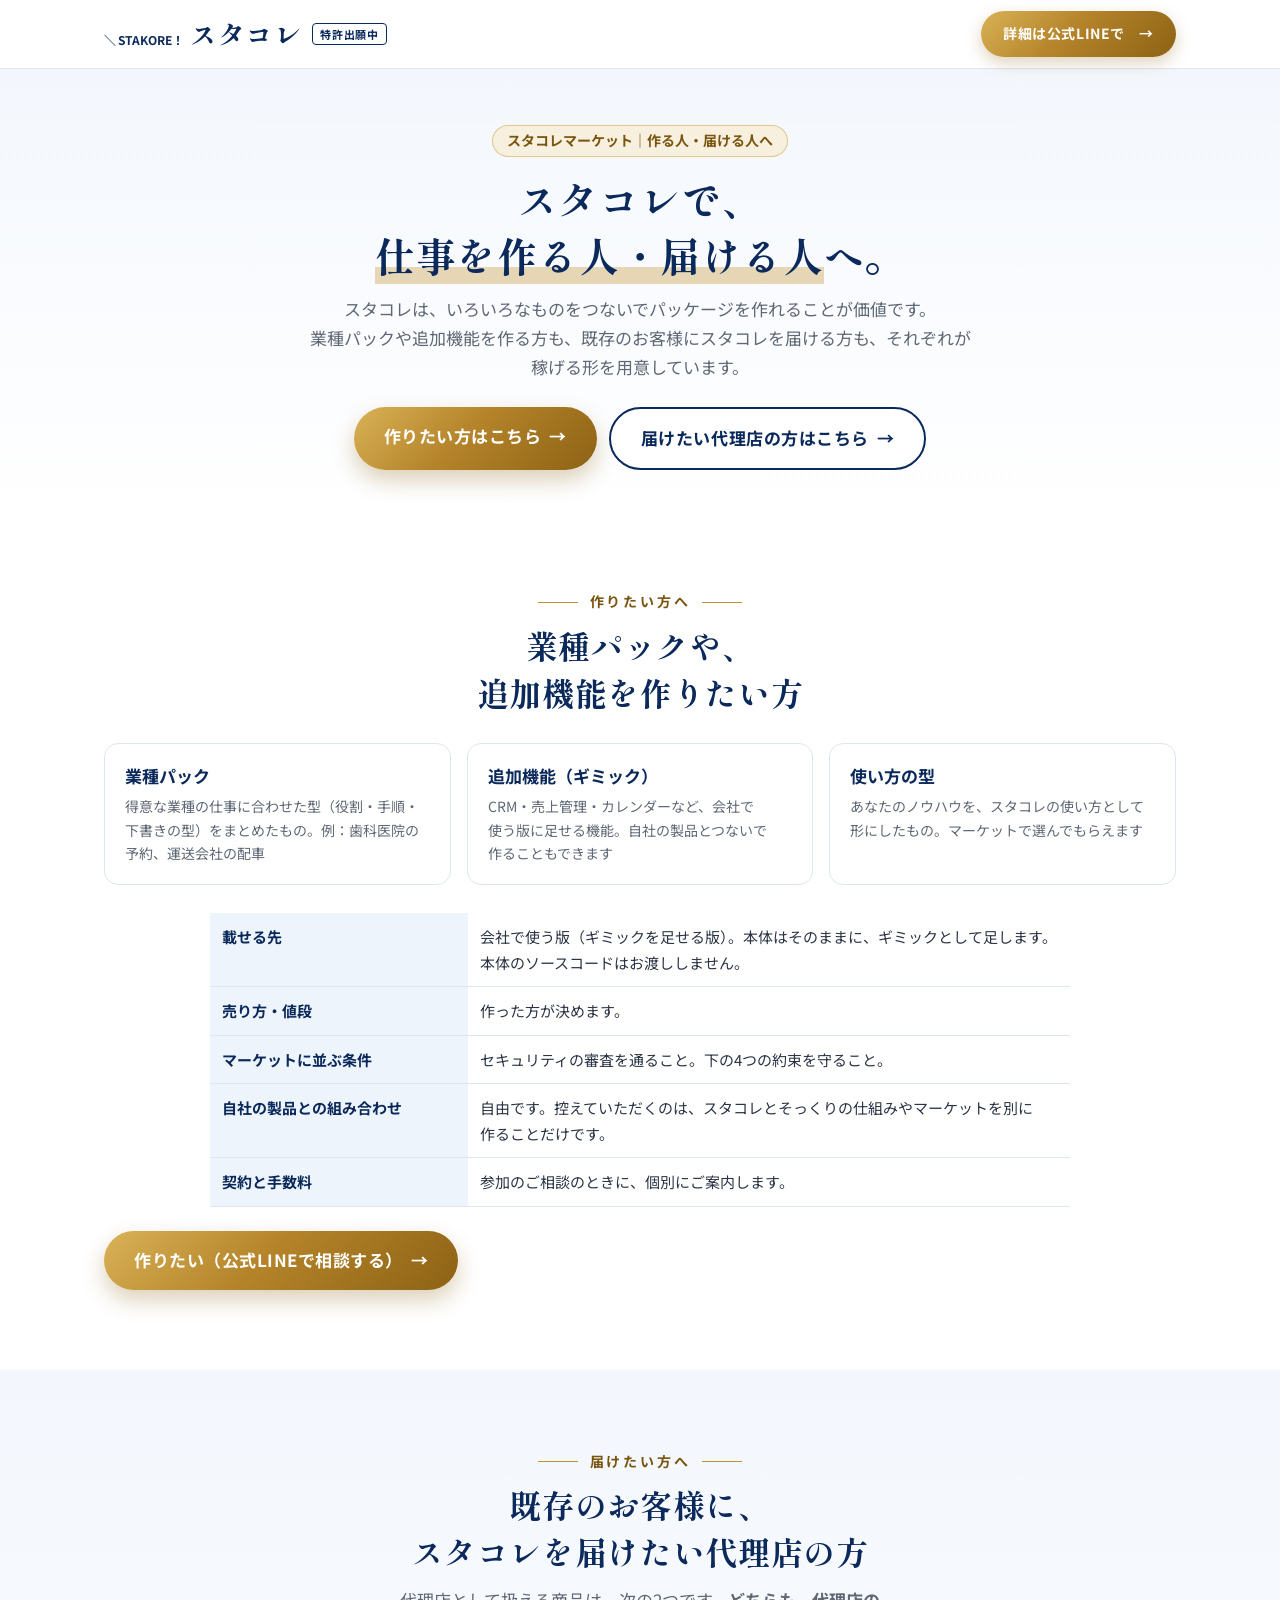
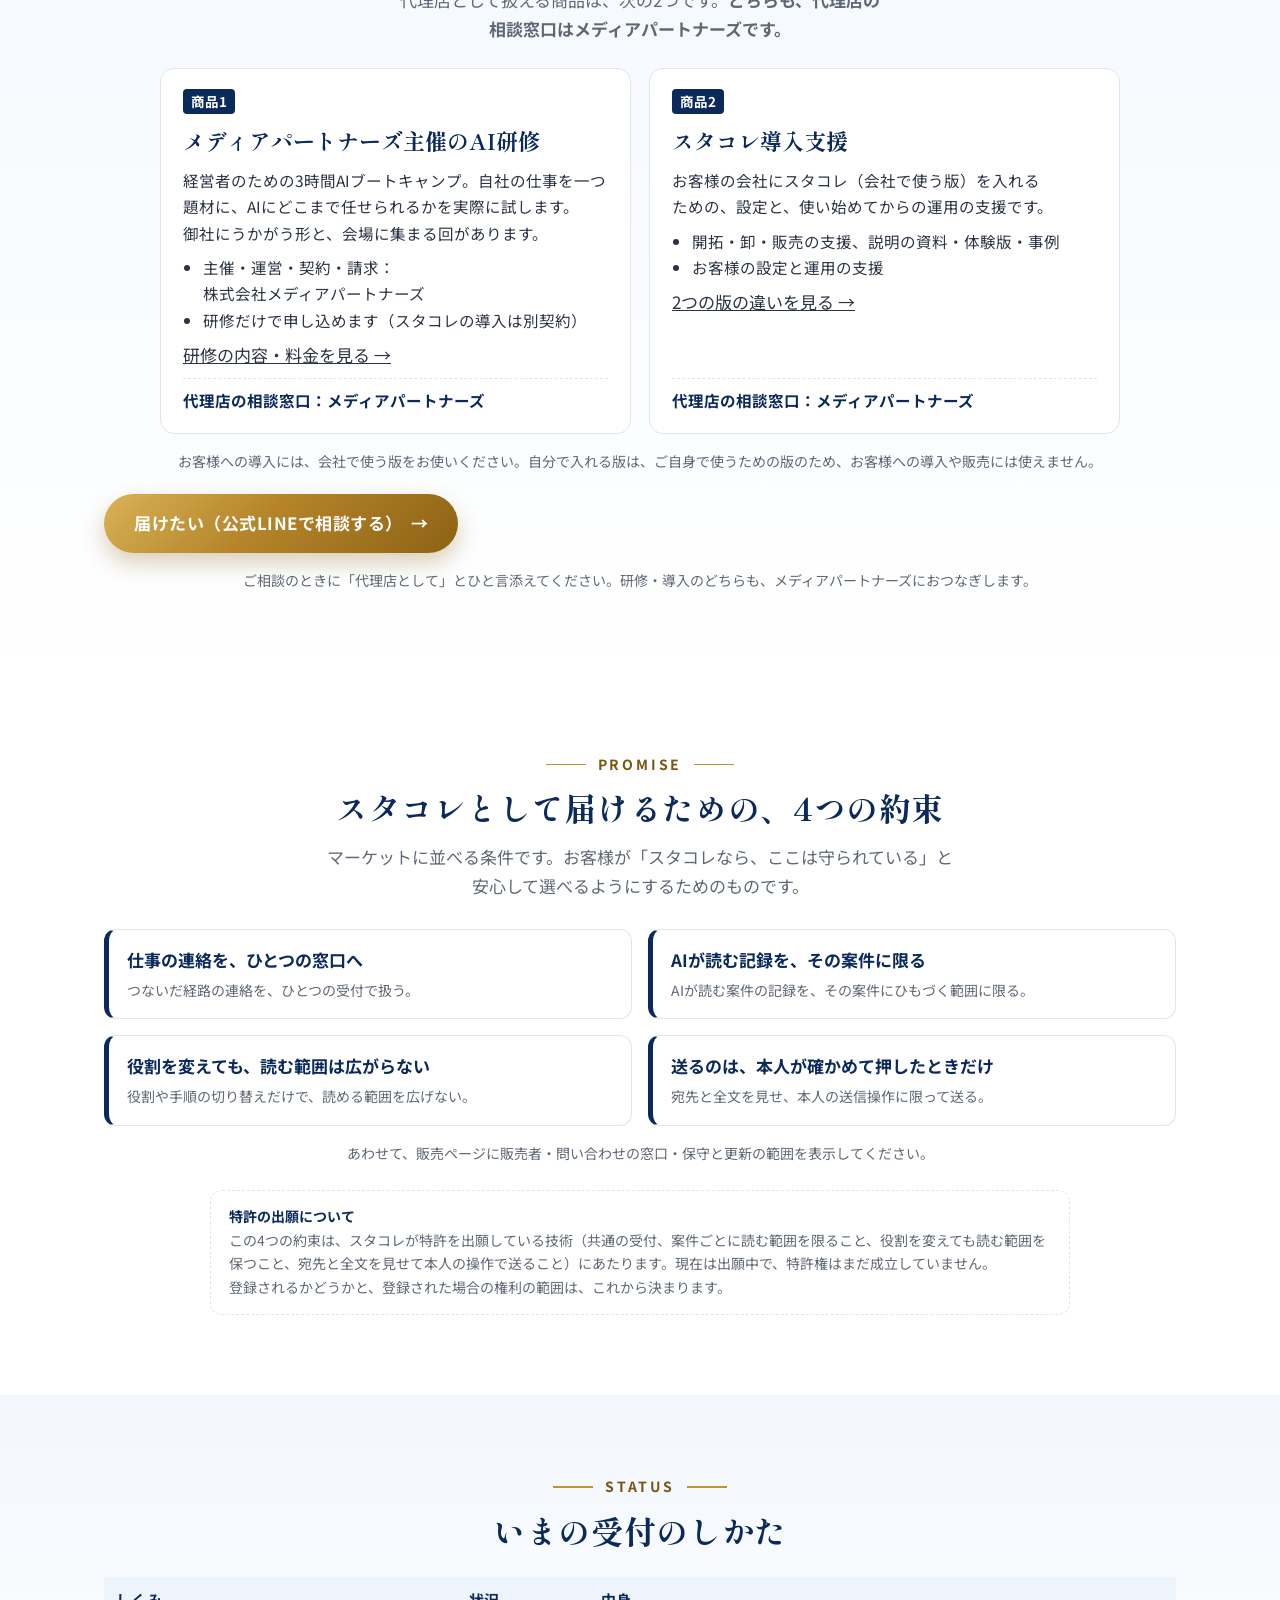
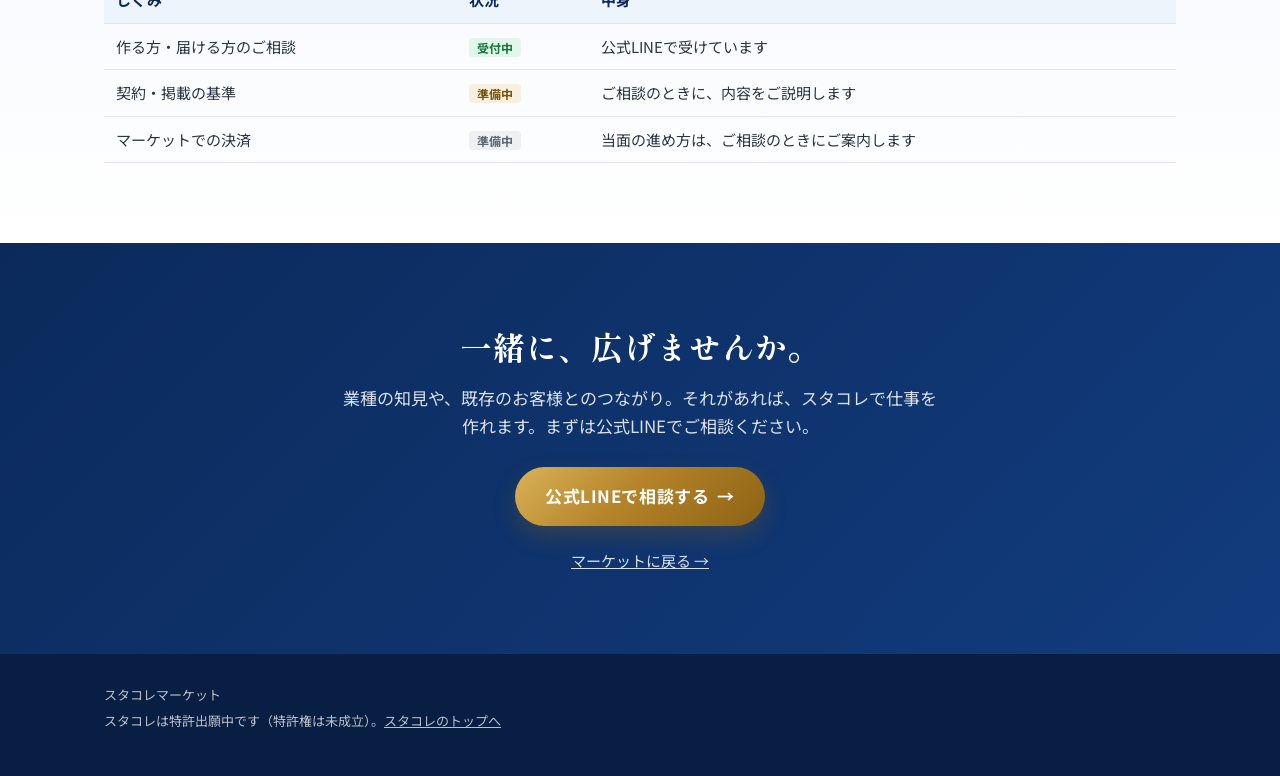
<file: market/maker/index.html>
<!DOCTYPE html>
<html lang="ja">
<head>
<meta charset="utf-8">
<meta name="viewport" content="width=device-width,initial-scale=1">
<title>スタコレ｜作る人・届ける人へ</title>
<meta name="description" content="スタコレに足せる業種パックや追加機能（ギミック）を作って売りたい方、既存のお客様にスタコレを届けたい代理店の方へ。">
<meta property="og:title" content="スタコレ｜作る人・届ける人へ">
<meta property="og:description" content="業種パックや追加機能を作る人、既存のお客様に届ける代理店へ。">
<link rel="preconnect" href="https://fonts.googleapis.com"><link rel="preconnect" href="https://fonts.gstatic.com" crossorigin>
<link href="https://fonts.googleapis.com/css2?family=Shippori+Mincho+B1:wght@600;700;800&family=Noto+Sans+JP:wght@400;500;700;900&display=swap" rel="stylesheet">
<link rel="stylesheet" href="../../css/site.css">
<link rel="stylesheet" href="../market.css">
<style>
.can{display:grid;grid-template-columns:repeat(3,1fr);gap:16px;margin-top:28px}
.can div{background:#fff;border:1px solid var(--line);border-radius:14px;padding:18px 20px}
.can b{display:block;color:var(--blue);font-size:17px}
.can p{font-size:14px;color:var(--ink2);margin-top:4px}
.give{max-width:860px;margin:26px auto 0}
.give table{width:100%;border-collapse:collapse;font-size:15px}
.give th,.give td{border-bottom:1px solid var(--line);padding:11px 12px;text-align:left;vertical-align:top}
.give th{width:30%;color:var(--blue);background:var(--soft)}
.fee{max-width:860px;margin:26px auto 0;border:2px solid var(--gold);border-radius:16px;padding:20px 24px;background:#fff}
.fee .big{font-family:var(--mincho);font-size:26px;color:var(--blue)}
.fee ul{margin:8px 0 0;padding-left:1.2em;font-size:15px}
.column{max-width:820px;margin:0 auto;background:#fff;border:1px solid var(--line);border-radius:18px;padding:26px 30px;position:relative}
.column .lbl{position:absolute;top:-13px;left:24px;background:var(--gold-soft);color:var(--gold-deep);border:1px solid rgba(194,146,47,.45);border-radius:999px;font-size:13px;font-weight:700;padding:2px 14px}
.column p{margin-top:10px;font-size:16px}
.column .small{font-size:13px;color:var(--ink2)}
@media (max-width:820px){.can{grid-template-columns:1fr}.give th{width:36%}.column{padding:24px 20px}}
</style>
<style>
.prod2{display:grid;grid-template-columns:1fr 1fr;gap:18px;max-width:960px;margin:24px auto 0}
.prod2 .pd{background:#fff;border:1px solid var(--line);border-radius:14px;padding:20px 22px;display:flex;flex-direction:column;gap:8px}
.prod2 .pl{align-self:flex-start;font-size:13.5px;font-weight:700;color:#fff;background:var(--blue);border-radius:4px;padding:1px 8px}
.prod2 h3{font-family:var(--mincho);font-size:22px;color:var(--blue);margin:2px 0}
.prod2 p,.prod2 li{font-size:15.5px}
.prod2 ul{margin:0;padding-left:1.2em}
.prod2 .win{margin-top:auto;font-weight:700;color:var(--blue);border-top:1px dashed var(--line);padding-top:8px}
@media(max-width:760px){.prod2{grid-template-columns:1fr}}
</style>
</head>
<body>

<header class="top"><div class="w">
  <a class="logo" href="../../">スタコレ<small>STAKORE</small><span class="pat">特許出願中</span></a>
  <a class="cta" href="https://line.me/R/ti/p/@232zafzm">詳細は<span class="long">公式</span>LINEで</a>
</div></header>

<section class="mhero"><div class="w">
  <span class="tag">スタコレマーケット｜作る人・届ける人へ</span>
  <h1>スタコレで、<br><span class="mk">仕事を作る人・届ける人</span>へ。</h1>
  <p class="p">スタコレは、いろいろなものをつないでパッケージを作れることが価値です。業種パックや追加機能を作る方も、既存のお客様にスタコレを届ける方も、それぞれが稼げる形を用意しています。</p>
  <div class="acts">
    <a class="btn" href="#make">作りたい方はこちら</a>
    <a class="btn line" href="#agency">届けたい代理店の方はこちら</a>
  </div>
</div></section>

<!-- 作る人 -->
<section id="make"><div class="w">
  <div class="kk">作りたい方へ</div>
  <h2>業種パックや、<br>追加機能を作りたい方</h2>
  <div class="can">
    <div><b>業種パック</b><p>得意な業種の仕事に合わせた型（役割・手順・下書きの型）をまとめたもの。例：歯科医院の予約、運送会社の配車</p></div>
    <div><b>追加機能（ギミック）</b><p>CRM・売上管理・カレンダーなど、会社で使う版に足せる機能。自社の製品とつないで作ることもできます</p></div>
    <div><b>使い方の型</b><p>あなたのノウハウを、スタコレの使い方として形にしたもの。マーケットで選んでもらえます</p></div>
  </div>
  <div class="give" style="margin-top:28px"><table>
    <tr><th>載せる先</th><td>会社で使う版（ギミックを足せる版）。本体はそのままに、ギミックとして足します。本体のソースコードはお渡ししません。</td></tr>
    <tr><th>売り方・値段</th><td>作った方が決めます。</td></tr>
    <tr><th>マーケットに並ぶ条件</th><td>セキュリティの審査を通ること。下の4つの約束を守ること。</td></tr>
    <tr><th>自社の製品との組み合わせ</th><td>自由です。控えていただくのは、スタコレとそっくりの仕組みやマーケットを別に作ることだけです。</td></tr>
    <tr><th>契約と手数料</th><td>参加のご相談のときに、個別にご案内します。</td></tr>
  </table></div>
  <div class="acts" style="justify-content:center;margin-top:24px"><a class="btn" href="https://line.me/R/ti/p/@232zafzm">作りたい（公式LINEで相談する）</a></div>
</div></section>

<!-- 届ける人 -->
<section id="agency" class="soft"><div class="w">
  <div class="kk">届けたい方へ</div>
  <h2>既存のお客様に、<br>スタコレを届けたい代理店の方</h2>
  <p class="lead">代理店として扱える商品は、次の2つです。<b>どちらも、代理店の相談窓口はメディアパートナーズです。</b></p>
  <div class="prod2">
    <div class="pd">
      <span class="pl">商品1</span>
      <h3>メディアパートナーズ主催のAI研修</h3>
      <p>経営者のための3時間AIブートキャンプ。自社の仕事を一つ題材に、AIにどこまで任せられるかを実際に試します。御社にうかがう形と、会場に集まる回があります。</p>
      <ul><li>主催・運営・契約・請求：株式会社メディアパートナーズ</li><li>研修だけで申し込めます（スタコレの導入は別契約）</li></ul>
      <a class="sub2" href="https://mgomita-ui.github.io/hatarakikata4-lp/bootcamp/">研修の内容・料金を見る →</a>
      <p class="win">代理店の相談窓口：メディアパートナーズ</p>
    </div>
    <div class="pd">
      <span class="pl">商品2</span>
      <h3>スタコレ導入支援</h3>
      <p>お客様の会社にスタコレ（会社で使う版）を入れるための、設定と、使い始めてからの運用の支援です。</p>
      <ul><li>開拓・卸・販売の支援、説明の資料・体験版・事例</li><li>お客様の設定と運用の支援</li></ul>
      <a class="sub2" href="../../more/#shacho">2つの版の違いを見る →</a>
      <p class="win">代理店の相談窓口：メディアパートナーズ</p>
    </div>
  </div>
  <p class="note">お客様への導入には、会社で使う版をお使いください。自分で入れる版は、ご自身で使うための版のため、お客様への導入や販売には使えません。</p>
  <div class="acts" style="justify-content:center;margin-top:20px"><a class="btn" href="https://line.me/R/ti/p/@232zafzm">届けたい（公式LINEで相談する）</a></div>
  <p class="note" style="text-align:center">ご相談のときに「代理店として」とひと言添えてください。研修・導入のどちらも、メディアパートナーズにおつなぎします。</p>
</div></section>

<!-- 約束 -->
<section id="rules"><div class="w">
  <div class="kk">PROMISE</div>
  <h2>スタコレとして届けるための、4つの約束</h2>
  <p class="lead">マーケットに並べる条件です。お客様が「スタコレなら、ここは守られている」と安心して選べるようにするためのものです。</p>
  <div class="rules">
    <div><b>仕事の連絡を、ひとつの窓口へ</b><p>つないだ経路の連絡を、ひとつの受付で扱う。</p></div>
    <div><b>AIが読む記録を、その案件に限る</b><p>AIが読む案件の記録を、その案件にひもづく範囲に限る。</p></div>
    <div><b>役割を変えても、読む範囲は広がらない</b><p>役割や手順の切り替えだけで、読める範囲を広げない。</p></div>
    <div><b>送るのは、本人が確かめて押したときだけ</b><p>宛先と全文を見せ、本人の送信操作に限って送る。</p></div>
  </div>
  <p class="note">あわせて、販売ページに販売者・問い合わせの窓口・保守と更新の範囲を表示してください。</p>
  <div class="patent"><b>特許の出願について</b><p>この4つの約束は、スタコレが特許を出願している技術（共通の受付、案件ごとに読む範囲を限ること、役割を変えても読む範囲を保つこと、宛先と全文を見せて本人の操作で送ること）にあたります。現在は出願中で、特許権はまだ成立していません。登録されるかどうかと、登録された場合の権利の範囲は、これから決まります。</p></div>
</div></section>

<!-- いまの受付 -->
<section class="soft"><div class="w">
  <div class="kk">STATUS</div>
  <h2>いまの受付のしかた</h2>
  <div class="tbl"><table>
    <tr><th>しくみ</th><th>状況</th><th>中身</th></tr>
    <tr><td>作る方・届ける方のご相談</td><td><span class="st on">受付中</span></td><td>公式LINEで受けています</td></tr>
    <tr><td>契約・掲載の基準</td><td><span class="st mid">準備中</span></td><td>ご相談のときに、内容をご説明します</td></tr>
    <tr><td>マーケットでの決済</td><td><span class="st no">準備中</span></td><td>当面の進め方は、ご相談のときにご案内します</td></tr>
  </table></div>
</div></section>

<section class="last"><div class="w">
  <h2>一緒に、広げませんか。</h2>
  <p>業種の知見や、既存のお客様とのつながり。それがあれば、スタコレで仕事を作れます。まずは公式LINEでご相談ください。</p>
  <a class="btn" href="https://line.me/R/ti/p/@232zafzm">公式LINEで相談する</a>
  <div style="margin-top:14px"><a class="sub2" href="../">マーケットに戻る →</a></div>
</div></section>

<footer><div class="w">
  <p>スタコレマーケット</p>
  <p>スタコレは特許出願中です（特許権は未成立）。<a href="../../">スタコレのトップへ</a></p>
</div></footer>
</body>
</html>
</file>
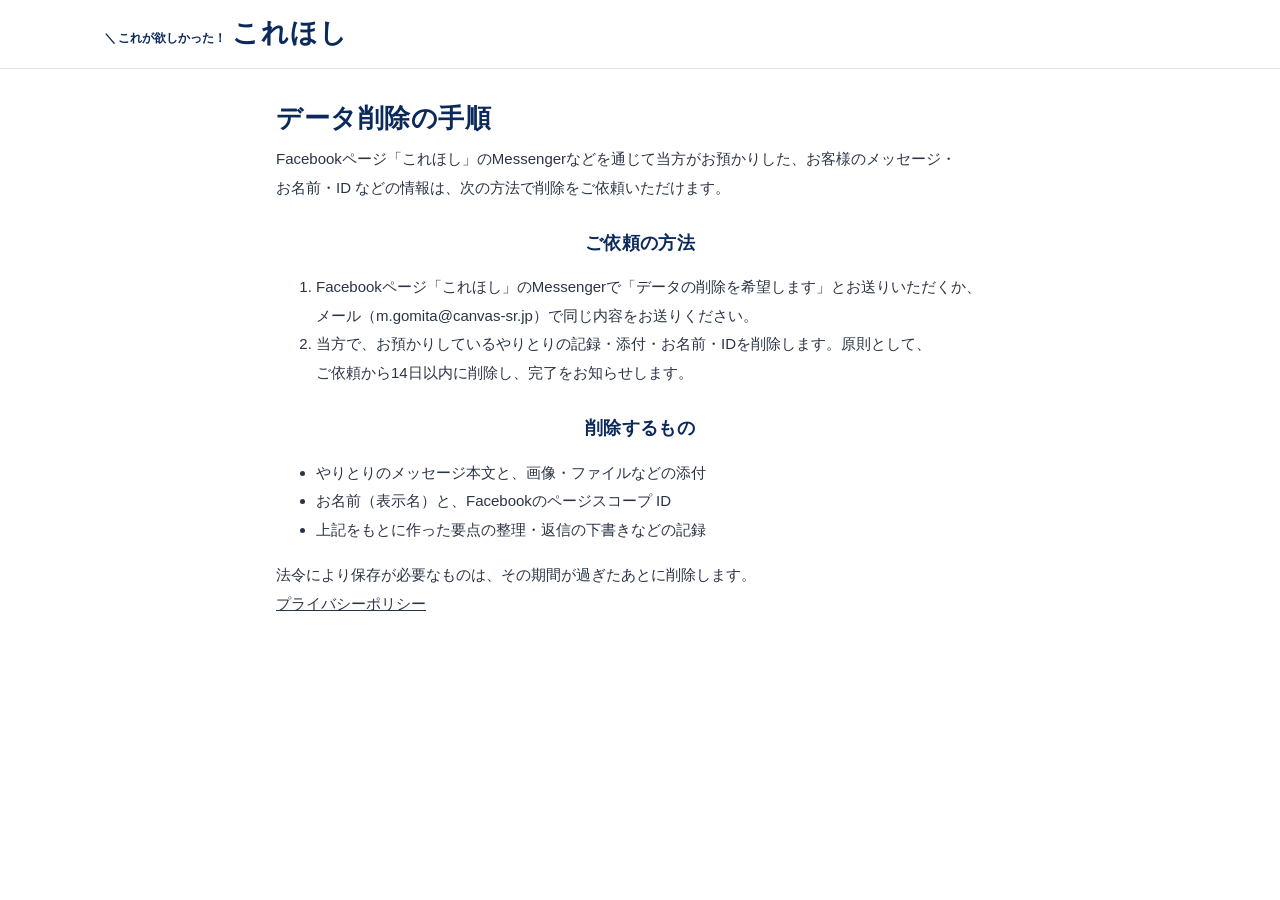
<file: data-deletion.html>
<!DOCTYPE html>
<html lang="ja">
<head>
<meta charset="utf-8">
<meta name="viewport" content="width=device-width,initial-scale=1">
<title>データ削除の手順｜これほし</title>
<link rel="stylesheet" href="css/site.css">
<style>
  .doc { max-width: 760px; margin: 0 auto; padding: 32px 16px 64px; line-height: 1.9; }
  .doc h1 { font-size: 26px; margin: 0 0 8px; }
  .doc h2 { font-size: 18px; margin: 28px 0 6px; }
  .doc p, .doc li { font-size: 15px; }
</style>
</head>
<body>
<header class="top"><div class="w"><a class="logo" href="./">これほし<small>これが欲しかった</small></a></div></header>
<main class="doc">
  <h1>データ削除の手順</h1>
  <p>Facebookページ「これほし」のMessengerなどを通じて当方がお預かりした、お客様のメッセージ・お名前・ID などの情報は、次の方法で削除をご依頼いただけます。</p>

  <h2>ご依頼の方法</h2>
  <ol>
    <li>Facebookページ「これほし」のMessengerで「データの削除を希望します」とお送りいただくか、メール（m.gomita@canvas-sr.jp）で同じ内容をお送りください。</li>
    <li>当方で、お預かりしているやりとりの記録・添付・お名前・IDを削除します。原則として、ご依頼から14日以内に削除し、完了をお知らせします。</li>
  </ol>

  <h2>削除するもの</h2>
  <ul>
    <li>やりとりのメッセージ本文と、画像・ファイルなどの添付</li>
    <li>お名前（表示名）と、Facebookのページスコープ ID</li>
    <li>上記をもとに作った要点の整理・返信の下書きなどの記録</li>
  </ul>
  <p>法令により保存が必要なものは、その期間が過ぎたあとに削除します。</p>

  <p><a href="privacy.html">プライバシーポリシー</a></p>
</main>
</body>
</html>
</file>
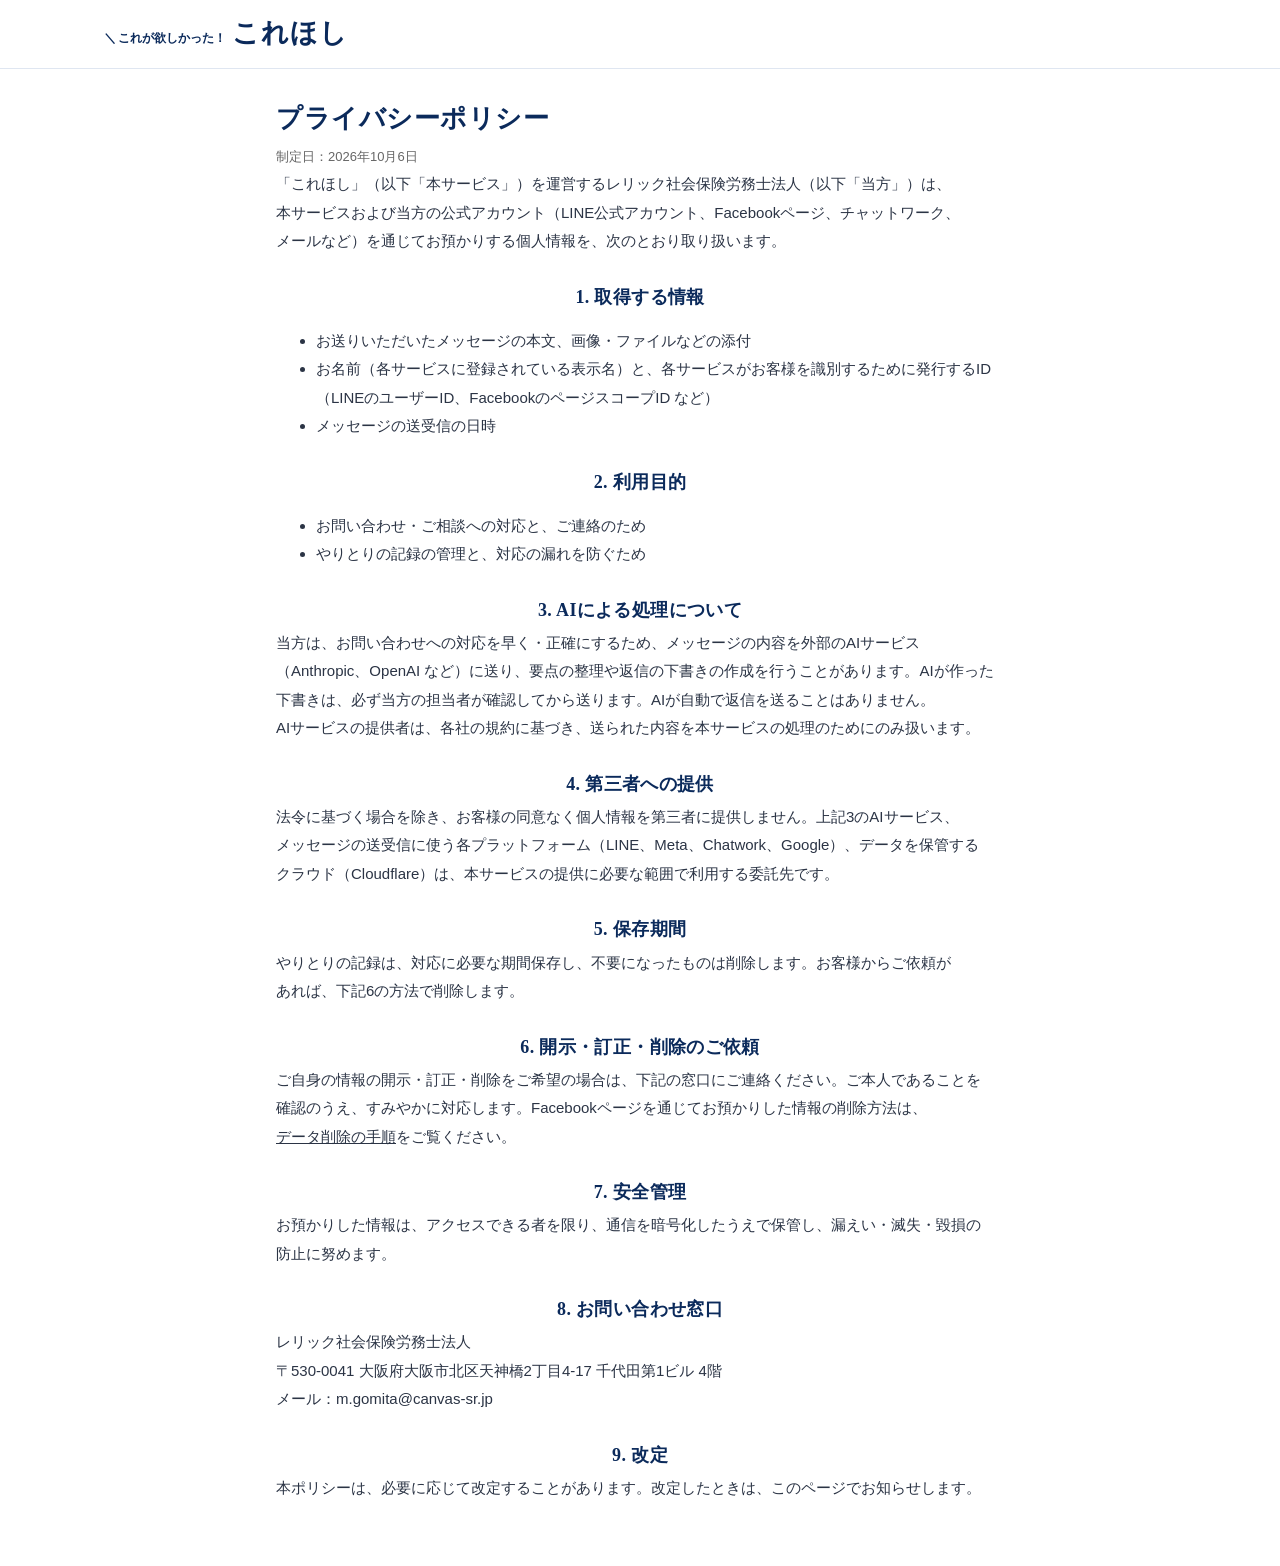
<file: privacy.html>
<!DOCTYPE html>
<html lang="ja">
<head>
<meta charset="utf-8">
<meta name="viewport" content="width=device-width,initial-scale=1">
<title>プライバシーポリシー｜これほし</title>
<meta name="robots" content="index,follow">
<link rel="stylesheet" href="css/site.css">
<style>
  .doc { max-width: 760px; margin: 0 auto; padding: 32px 16px 64px; line-height: 1.9; }
  .doc h1 { font-size: 26px; margin: 0 0 8px; }
  .doc h2 { font-size: 18px; margin: 28px 0 6px; }
  .doc p, .doc li { font-size: 15px; }
  .doc .meta { color: #666; font-size: 13px; }
</style>
</head>
<body>
<header class="top"><div class="w"><a class="logo" href="./">これほし<small>これが欲しかった</small></a></div></header>
<main class="doc">
  <h1>プライバシーポリシー</h1>
  <p class="meta">制定日：2026年10月6日</p>

  <p>「これほし」（以下「本サービス」）を運営するレリック社会保険労務士法人（以下「当方」）は、本サービスおよび当方の公式アカウント（LINE公式アカウント、Facebookページ、チャットワーク、メールなど）を通じてお預かりする個人情報を、次のとおり取り扱います。</p>

  <h2>1. 取得する情報</h2>
  <ul>
    <li>お送りいただいたメッセージの本文、画像・ファイルなどの添付</li>
    <li>お名前（各サービスに登録されている表示名）と、各サービスがお客様を識別するために発行するID（LINEのユーザーID、FacebookのページスコープID など）</li>
    <li>メッセージの送受信の日時</li>
  </ul>

  <h2>2. 利用目的</h2>
  <ul>
    <li>お問い合わせ・ご相談への対応と、ご連絡のため</li>
    <li>やりとりの記録の管理と、対応の漏れを防ぐため</li>
  </ul>

  <h2>3. AIによる処理について</h2>
  <p>当方は、お問い合わせへの対応を早く・正確にするため、メッセージの内容を外部のAIサービス（Anthropic、OpenAI など）に送り、要点の整理や返信の下書きの作成を行うことがあります。AIが作った下書きは、必ず当方の担当者が確認してから送ります。AIが自動で返信を送ることはありません。</p>
  <p>AIサービスの提供者は、各社の規約に基づき、送られた内容を本サービスの処理のためにのみ扱います。</p>

  <h2>4. 第三者への提供</h2>
  <p>法令に基づく場合を除き、お客様の同意なく個人情報を第三者に提供しません。上記3のAIサービス、メッセージの送受信に使う各プラットフォーム（LINE、Meta、Chatwork、Google）、データを保管するクラウド（Cloudflare）は、本サービスの提供に必要な範囲で利用する委託先です。</p>

  <h2>5. 保存期間</h2>
  <p>やりとりの記録は、対応に必要な期間保存し、不要になったものは削除します。お客様からご依頼があれば、下記6の方法で削除します。</p>

  <h2>6. 開示・訂正・削除のご依頼</h2>
  <p>ご自身の情報の開示・訂正・削除をご希望の場合は、下記の窓口にご連絡ください。ご本人であることを確認のうえ、すみやかに対応します。Facebookページを通じてお預かりした情報の削除方法は、<a href="data-deletion.html">データ削除の手順</a>をご覧ください。</p>

  <h2>7. 安全管理</h2>
  <p>お預かりした情報は、アクセスできる者を限り、通信を暗号化したうえで保管し、漏えい・滅失・毀損の防止に努めます。</p>

  <h2>8. お問い合わせ窓口</h2>
  <p>レリック社会保険労務士法人<br>〒530-0041 大阪府大阪市北区天神橋2丁目4-17 千代田第1ビル 4階<br>メール：m.gomita@canvas-sr.jp</p>

  <h2>9. 改定</h2>
  <p>本ポリシーは、必要に応じて改定することがあります。改定したときは、このページでお知らせします。</p>
</main>
</body>
</html>
</file>
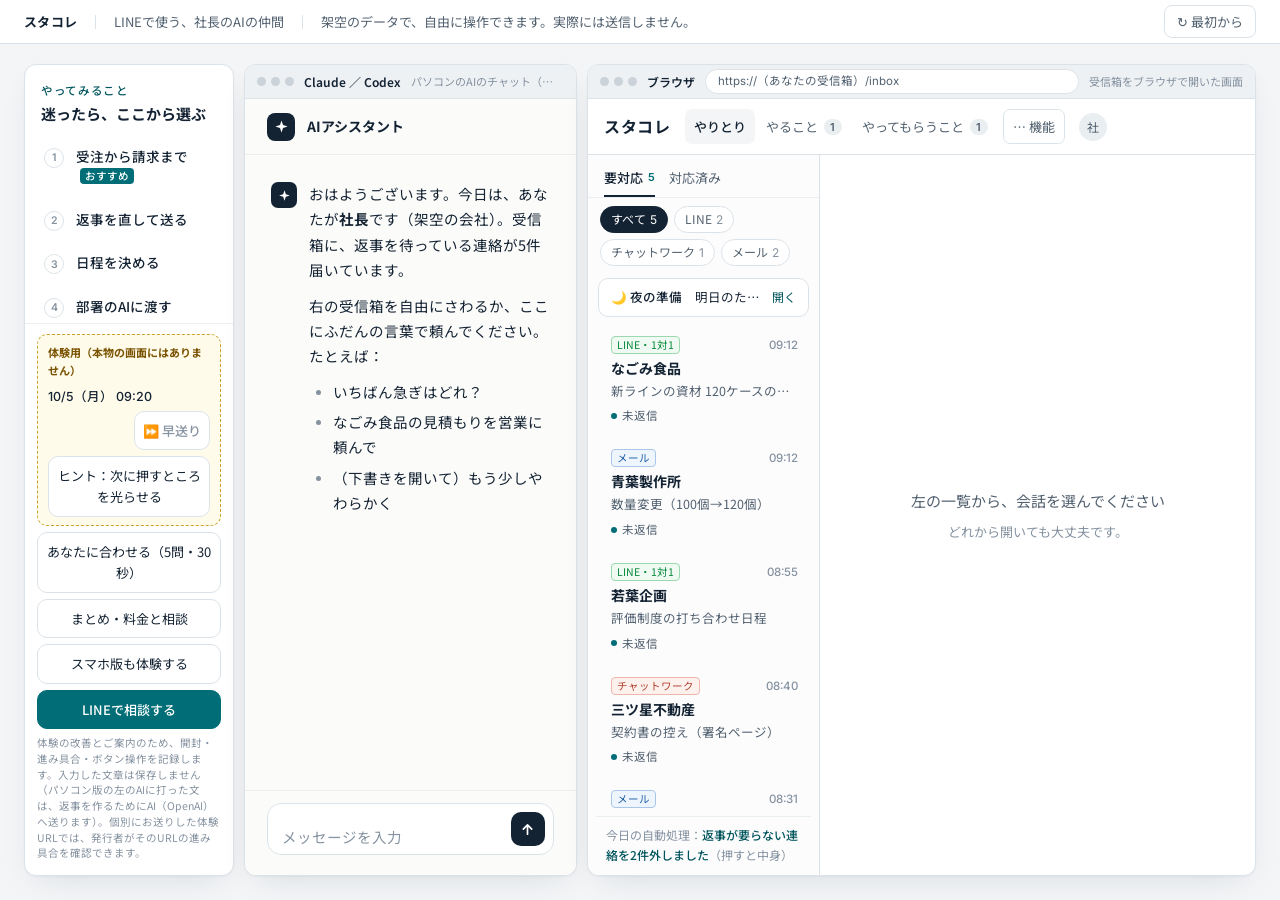
<file: demo/pc.html>
<!doctype html>
<html lang="ja">
<head>
<meta charset="utf-8">
<meta name="viewport" content="width=device-width, initial-scale=1">
<meta name="robots" content="noindex">
<meta name="color-scheme" content="light">
<title>スタコレ｜操作して体験（パソコン）</title>
<meta name="description" content="連絡をまとめ、AIが返事と段取りを準備。送信は必ず人。ログインなし・3分の操作体験。">
<meta property="og:title" content="スタコレ｜LINEで使う、社長のAIの仲間">
<meta property="og:description" content="連絡をまとめ、AIが返事と段取りを準備。送信は必ず人。ログインなし・3分の操作体験。">
<meta property="og:image" content="https://mgomita-ui.github.io/korehoshi-site/demo/og.png">
<meta property="og:type" content="website">
<meta name="twitter:card" content="summary_large_image">
<link rel="preconnect" href="https://fonts.googleapis.com">
<link rel="preconnect" href="https://fonts.gstatic.com" crossorigin>
<link href="https://fonts.googleapis.com/css2?family=Inter:wght@400;500;600;700&family=Noto+Sans+JP:wght@400;500;700&display=swap" rel="stylesheet">
<style>

:root {
  --bg: #F3F5F7;
  --surface: #FFFFFF;
  --ink: #142333;
  --ink2: #526170;
  --ink3: #8592A0;
  --rule: #DCE3E8;
  --rule2: #E9EEF1;
  --accent: #006D77;
  --accent-ink: #00555D;
  --accent-surface: #E8F3F3;
  --accent-line: #B9DADC;
  --due: #835433;
  --due-surface: #F4EEE8;
  --ai-bg: #FBFBFA;
  --jp: "Noto Sans JP", "Hiragino Kaku Gothic ProN", "Yu Gothic UI", sans-serif;
  --latin: "Inter", "Noto Sans JP", sans-serif;
  --shadow: 0 1px 2px rgba(20,35,51,.04), 0 12px 32px -12px rgba(20,35,51,.12);
}
*, *::before, *::after { box-sizing: border-box; }
html, body { margin: 0; height: 100%; }
body {
  background: var(--bg); color: var(--ink); font-family: var(--jp); font-size: 14px; line-height: 1.65;
  -webkit-font-smoothing: antialiased; text-rendering: optimizeLegibility; line-break: strict;
  display: flex; flex-direction: column; min-width: 1180px; overflow: hidden;
}
button { font: inherit; color: inherit; cursor: pointer; }
.num, time { font-family: var(--latin); font-variant-numeric: tabular-nums; }

/* ---------- 体験版の帯 ---------- */
.demobar { height: 44px; flex: 0 0 auto; display: flex; align-items: center; gap: 18px; padding: 0 24px;
  background: var(--surface); border-bottom: 1px solid var(--rule); font-size: 13px; color: var(--ink2); }
.demobar .tag { font-weight: 700; color: var(--ink); letter-spacing: .02em; }
.demobar .sep { width: 1px; height: 14px; background: var(--rule); }
.steps { margin-left: auto; display: flex; align-items: center; gap: 6px; }
.steps span { display: inline-flex; align-items: center; gap: 6px; padding: 3px 10px; border-radius: 999px; color: var(--ink3); transition: all .3s; }
.steps span b { font-family: var(--latin); font-weight: 600; font-size: 11px; width: 18px; height: 18px; border-radius: 50%;
  display: inline-grid; place-items: center; border: 1px solid currentColor; }
.steps span.on { color: var(--accent-ink); background: var(--accent-surface); }
.steps span.on b { background: var(--accent); border-color: var(--accent); color: #fff; }
.steps span.done { color: var(--ink2); }
.steps i { width: 14px; height: 1px; background: var(--rule); }
.restart { border: 1px solid var(--rule); background: var(--surface); border-radius: 8px; padding: 5px 12px; font-size: 13px; color: var(--ink2); }
.restart:hover { border-color: var(--ink3); color: var(--ink); }

/* ---------- 作業台 ---------- */
.stage { flex: 1; min-height: 0; padding: 20px 24px 24px; display: flex; justify-content: center; }
.window { width: 100%; max-width: 1640px; height: 100%; display: grid; grid-template-columns: minmax(400px, 39%) 1fr;
  background: var(--surface); border: 1px solid var(--rule); border-radius: 14px; box-shadow: var(--shadow); overflow: hidden; }

/* ---------- 左：AIアシスタント ---------- */
.ai { display: flex; flex-direction: column; min-height: 0; background: var(--ai-bg); border-right: 1px solid var(--rule); }
.ai-head { flex: 0 0 auto; height: 56px; display: flex; align-items: center; gap: 12px; padding: 0 22px; border-bottom: 1px solid var(--rule2); }
.ai-mark { width: 28px; height: 28px; border-radius: 8px; background: var(--ink); color: #fff; display: grid; place-items: center; }
.ai-mark svg { width: 15px; height: 15px; }
.ai-head .t { font-weight: 700; font-size: 14px; }
.ai-head > div:nth-child(2) { min-width: 0; }
.ai-head .s { font-size: 12px; color: var(--ink3); white-space: nowrap; overflow: hidden; text-overflow: ellipsis; }
.ai-head .live { margin-left: auto; font-size: 12px; color: var(--ink3); display: flex; align-items: center; gap: 6px; white-space: nowrap; }
.ai-head .live::before { content: ""; width: 6px; height: 6px; border-radius: 50%; background: #3BA776; }
.log { flex: 1; min-height: 0; overflow-y: auto; padding: 26px 26px 12px; }
.log::-webkit-scrollbar { width: 8px; } .log::-webkit-scrollbar-thumb { background: #D9DFE4; border-radius: 8px; }
.msg { margin-bottom: 22px; animation: rise .35s ease both; }
@keyframes rise { from { opacity: 0; transform: translateY(6px); } to { opacity: 1; transform: none; } }
.msg.me { display: flex; justify-content: flex-end; }
.msg.me .bubble { max-width: 82%; background: #EDF0F2; border-radius: 16px 16px 4px 16px; padding: 9px 14px; font-size: 14.5px; }
.msg.bot { display: grid; grid-template-columns: 26px 1fr; gap: 12px; }
.msg.bot .av { width: 26px; height: 26px; border-radius: 7px; background: var(--ink); color: #fff; display: grid; place-items: center; margin-top: 1px; }
.msg.bot .av svg { width: 13px; height: 13px; }
.msg.bot .body { min-width: 0; font-size: 14.5px; line-height: 1.75; }
.body p { margin: 0 0 10px; }
.body p:last-child { margin-bottom: 0; }
.body .lbl { font-size: 12px; font-weight: 700; color: var(--ink2); margin: 16px 0 6px; letter-spacing: .02em; }
.body .lbl:first-child { margin-top: 0; }
.body ol, .body ul { margin: 0 0 10px; padding-left: 0; list-style: none; counter-reset: n; }
.body ol li, .body ul li { position: relative; padding-left: 24px; margin: 5px 0; }
.body ol li::before { counter-increment: n; content: counter(n); position: absolute; left: 0; top: 3px; width: 17px; height: 17px; border-radius: 50%;
  background: var(--rule2); color: var(--ink2); font: 600 11px/17px var(--latin); text-align: center; }
.body ul li::before { content: ""; position: absolute; left: 7px; top: 11px; width: 5px; height: 5px; border-radius: 50%; background: var(--ink3); }
.body .due { color: var(--due); font-weight: 500; }
.body .who { font-weight: 700; }
.body .muted { color: var(--ink2); font-size: 13.5px; }
.draft { border: 1px solid var(--rule); background: var(--surface); border-radius: 10px; margin: 8px 0 12px; overflow: hidden; }
.draft .dh { display: flex; flex-wrap: wrap; gap: 4px 14px; padding: 9px 14px; border-bottom: 1px solid var(--rule2); font-size: 12.5px; color: var(--ink2); background: #FAFBFC; }
.draft .dh b { color: var(--ink); font-weight: 500; }
.draft .db { padding: 12px 14px; font-size: 14px; line-height: 1.8; white-space: pre-wrap; }
.mention { display: inline-block; color: var(--accent-ink); background: var(--accent-surface); border-radius: 5px; padding: 0 6px; font-size: .94em; margin-right: 2px; }
.tools { margin: 0 0 12px; display: grid; gap: 6px; }
.tool { display: flex; align-items: center; gap: 9px; font-size: 12.5px; color: var(--ink2); }
.tool .ic { width: 16px; height: 16px; border-radius: 50%; display: grid; place-items: center; flex: 0 0 auto; }
.tool.run .ic { border: 1.5px solid var(--rule); border-top-color: var(--accent); animation: spin .8s linear infinite; }
.tool.ok .ic { background: var(--accent-surface); color: var(--accent); }
.tool.ok .ic svg { width: 10px; height: 10px; }
.tool .tn { font-family: var(--latin); font-size: 11.5px; color: var(--ink3); background: var(--rule2); border-radius: 4px; padding: 0 6px; }
@keyframes spin { to { transform: rotate(360deg); } }
.caret::after { content: ""; display: inline-block; width: 7px; height: 15px; margin-left: 2px; background: var(--accent); vertical-align: -2px; animation: blink 1s steps(1) infinite; }
@keyframes blink { 50% { opacity: 0; } }
.handoff { margin-top: 12px; display: flex; align-items: center; gap: 10px; padding: 10px 12px; border-radius: 10px; background: var(--accent-surface); color: var(--accent-ink); font-size: 13px; }
.handoff svg { width: 16px; height: 16px; flex: 0 0 auto; }
.note-sys { text-align: center; font-size: 12px; color: var(--ink3); margin: 4px 0 22px; display: flex; align-items: center; gap: 10px; }
.note-sys::before, .note-sys::after { content: ""; flex: 1; height: 1px; background: var(--rule2); }

.composer { flex: 0 0 auto; padding: 12px 22px 20px; border-top: 1px solid var(--rule2); background: var(--ai-bg); }
.hint { font-size: 12px; color: var(--ink3); margin: 0 2px 8px; min-height: 18px; display: flex; align-items: center; gap: 6px; }
.hint .dot { width: 6px; height: 6px; border-radius: 50%; background: var(--accent); animation: pulse 1.6s ease-in-out infinite; flex: 0 0 auto; }
@keyframes pulse { 50% { opacity: .3; } }
.chips { display: flex; flex-wrap: wrap; gap: 8px; margin-bottom: 10px; min-height: 36px; }
.chip { border: 1px solid var(--rule); background: var(--surface); border-radius: 999px; padding: 6px 14px; font-size: 13.5px; color: var(--ink);
  transition: border-color .15s, background .15s; animation: rise .3s ease both; }
.chip:hover { border-color: var(--accent); color: var(--accent-ink); }
.chip.primary { border-color: var(--accent); background: var(--accent); color: #fff; }
.chip.primary:hover { background: var(--accent-ink); color: #fff; }
.box { display: flex; align-items: flex-end; gap: 8px; border: 1px solid var(--rule); background: var(--surface); border-radius: 14px; padding: 8px 8px 8px 14px; }
.box:focus-within { border-color: var(--accent-line); box-shadow: 0 0 0 3px rgba(0,109,119,.08); }
.box textarea { flex: 1; border: 0; outline: 0; resize: none; font: inherit; font-size: 14.5px; line-height: 1.6; height: 24px; max-height: 96px; padding: 3px 0; background: transparent; color: var(--ink); overflow: hidden; }
.box textarea::placeholder { color: var(--ink3); }
.send-btn { width: 34px; height: 34px; border-radius: 10px; border: 0; background: var(--ink); color: #fff; display: grid; place-items: center; flex: 0 0 auto; }
.send-btn svg { width: 15px; height: 15px; }

/* ---------- 右：スタコレ（受信箱） ---------- */
.kh { position: relative; display: flex; flex-direction: column; min-height: 0; min-width: 0; }
.kh-top { flex: 0 0 auto; height: 56px; display: flex; align-items: center; gap: 14px; padding: 0 16px; border-bottom: 1px solid var(--rule); }
.brand { font-weight: 700; font-size: 16px; letter-spacing: .04em; white-space: nowrap; }
.brand small { font-weight: 400; font-size: 11.5px; color: var(--ink3); letter-spacing: 0; margin-left: 8px; }
.nav { display: flex; gap: 2px; }
.nav span { padding: 6px 11px; border-radius: 7px; font-size: 13px; color: var(--ink2); display: flex; align-items: center; gap: 6px; white-space: nowrap; }
.nav span.on { background: var(--bg); color: var(--ink); font-weight: 500; }
.nav .c { font: 600 11px/16px var(--latin); font-style: normal; min-width: 18px; padding: 0 5px; border-radius: 9px; background: var(--rule2); color: var(--ink2); text-align: center; transition: all .3s; }
.nav .c.bump { background: var(--accent); color: #fff; transform: scale(1.15); }
.kh-top .date { margin-left: auto; font-size: 12.5px; color: var(--ink2); white-space: nowrap; }
.kh-top .me { width: 28px; height: 28px; border-radius: 50%; background: var(--rule2); display: grid; place-items: center; font-size: 12px; color: var(--ink2); flex: 0 0 auto; }
.kh-body { flex: 1; min-height: 0; display: grid; grid-template-columns: 296px 1fr; }

.list { border-right: 1px solid var(--rule); display: flex; flex-direction: column; min-height: 0; background: #FCFCFD; }
.ltabs { display: flex; gap: 14px; padding: 12px 16px 0; border-bottom: 1px solid var(--rule2); font-size: 13px; color: var(--ink2); }
.ltabs span { padding-bottom: 9px; display: flex; gap: 5px; align-items: center; }
.ltabs span.on { color: var(--ink); font-weight: 500; box-shadow: inset 0 -2px 0 var(--ink); }
.ltabs .c { font: 600 11px/1 var(--latin); font-style: normal; color: var(--ink3); }
.ltabs span.on .c { color: var(--accent); }
.morning { margin: 12px 12px 4px; border: 1px solid var(--rule); background: var(--surface); border-radius: 10px; padding: 10px 12px; font-size: 12.5px; }
.morning .mh { display: flex; align-items: center; gap: 6px; font-weight: 500; font-size: 13px; }
.morning .mh .c { margin-left: auto; font: 500 11.5px var(--latin); color: var(--ink3); }
.morning .mi { display: flex; gap: 8px; margin-top: 6px; color: var(--ink2); }
.morning .mi .k { flex: 0 0 auto; align-self: flex-start; font-size: 11px; border-radius: 4px; padding: 0 6px; line-height: 18px; margin-top: 1px; }
.morning .mi .k.due { background: var(--due-surface); color: var(--due); }
.morning .mi .k.ev { background: var(--rule2); color: var(--ink2); font-family: var(--latin); }
.rows { flex: 1; min-height: 0; overflow-y: auto; padding: 6px 8px 12px; }
.row { position: relative; display: block; width: 100%; text-align: left; border: 1px solid transparent; background: transparent; border-radius: 10px; padding: 10px 12px 10px 14px; margin-bottom: 2px; transition: background .2s, border-color .2s, opacity .4s, transform .4s; }
.row:hover { background: var(--bg); }
.row.on { background: var(--surface); border-color: var(--rule); box-shadow: 0 1px 2px rgba(20,35,51,.05); }
.row.on::before { content: ""; position: absolute; left: 0; top: 10px; bottom: 10px; width: 3px; border-radius: 3px; background: var(--accent); }
.row.flash { animation: flash 1.4s ease; }
@keyframes flash { 0%, 100% { background: transparent; } 30% { background: var(--accent-surface); } }
.row .r1 { display: flex; align-items: center; gap: 8px; }
.row .ch { font-size: 10.5px; color: var(--ink2); border: 1px solid var(--rule); border-radius: 4px; padding: 0 5px; line-height: 16px; }
.row .tm { margin-left: auto; font: 500 11.5px var(--latin); color: var(--ink3); }
.row .nm { font-weight: 700; font-size: 14px; margin-top: 3px; }
.row .pv { font-size: 12.5px; color: var(--ink2); white-space: nowrap; overflow: hidden; text-overflow: ellipsis; margin-top: 1px; }
.row .st { display: flex; gap: 8px; align-items: center; margin-top: 5px; font-size: 11.5px; color: var(--ink2); }
.row .st .u { display: inline-flex; align-items: center; gap: 5px; }
.row .st .u::before { content: ""; width: 6px; height: 6px; border-radius: 50%; background: var(--accent); }
.row .st .d { color: var(--accent-ink); background: var(--accent-surface); border-radius: 4px; padding: 0 6px; }
.row .st .ok { color: var(--ink3); }
.row.gone { opacity: 0; transform: translateX(-12px); }
.auto { margin: 6px 8px 0; font-size: 12px; color: var(--ink3); padding: 8px 10px 10px; border-top: 1px solid var(--rule2); }

.thread { position: relative; display: flex; flex-direction: column; min-height: 0; min-width: 0; }
.empty { flex: 1; display: grid; place-items: center; text-align: center; color: var(--ink3); font-size: 13px; padding: 40px; line-height: 1.8; }
.empty .big { font-size: 15px; color: var(--ink2); margin-bottom: 6px; }
.th-head { flex: 0 0 auto; padding: 14px 22px 12px; border-bottom: 1px solid var(--rule2); }
.th-head .r1 { display: flex; align-items: center; gap: 10px; }
.th-head .nm { font-size: 16px; font-weight: 700; }
.th-head .ch { font-size: 11px; color: var(--ink2); border: 1px solid var(--rule); border-radius: 4px; padding: 0 6px; line-height: 18px; }
.th-head .stt { margin-left: auto; font-size: 12px; color: var(--ink2); display: flex; align-items: center; gap: 6px; }
.th-head .stt.open::before { content: ""; width: 6px; height: 6px; border-radius: 50%; background: var(--accent); }
.th-head .stt.done { color: var(--ink3); }
.th-head .mem { font-size: 12px; color: var(--ink3); margin-top: 2px; }
.points { flex: 0 0 auto; margin: 12px 22px 0; display: grid; grid-template-columns: auto 1fr; gap: 3px 12px; font-size: 13px; padding: 10px 14px; background: #FAFBFC; border: 1px solid var(--rule2); border-radius: 10px; }
.points dt { color: var(--ink3); font-size: 12px; padding-top: 1px; }
.points dd { margin: 0; color: var(--ink); }
.msgs { flex: 1; min-height: 0; overflow-y: auto; padding: 14px 22px 18px; }
.day { text-align: center; font: 500 11.5px var(--latin); color: var(--ink3); margin: 8px 0 12px; }
.m { display: flex; flex-direction: column; align-items: flex-start; margin-bottom: 12px; max-width: 80%; animation: rise .35s ease both; }
.m .sp { font-size: 11.5px; color: var(--ink2); margin: 0 0 3px 2px; }
.m .bb { background: var(--bg); border-radius: 4px 14px 14px 14px; padding: 9px 13px; font-size: 13.5px; line-height: 1.75; white-space: pre-wrap; }
.m .tt { font: 400 11px var(--latin); color: var(--ink3); margin: 3px 2px 0; }
.m.out { margin-left: auto; align-items: flex-end; }
.m.out .bb { background: var(--accent-surface); border-radius: 14px 4px 14px 14px; }
.m .file { display: flex; align-items: center; gap: 10px; margin-top: 6px; border: 1px solid var(--rule); background: var(--surface); border-radius: 10px; padding: 8px 12px; font-size: 13px; }
.fi { width: 26px; height: 32px; border-radius: 4px; background: #F1E9E6; color: #A1453A; display: grid; place-items: center; font: 700 8.5px var(--latin); flex: 0 0 auto; }
.m.sent-now .bb { box-shadow: 0 0 0 2px var(--accent-line); }
.subj { font-size: 12px; color: var(--ink2); margin-bottom: 4px; }
.reply-off { flex: 0 0 auto; margin: 0 22px 16px; border: 1px dashed var(--rule); border-radius: 10px; padding: 10px 14px; font-size: 12.5px; color: var(--ink3); }

/* 送る前の下書き（本物の「送信セット」の緑枠にあたる） */
.pset { flex: 0 0 auto; margin: 0 22px 16px; border: 2px solid var(--accent); border-radius: 12px; background: var(--surface); padding: 12px 14px; animation: rise .4s ease both; }
.pset .ph { display: flex; align-items: center; gap: 8px; font-size: 12.5px; color: var(--accent-ink); font-weight: 500; }
.pset .ph .by { color: var(--ink3); font-weight: 400; }
.pset .ph button { margin-left: auto; border: 1px solid var(--accent); background: var(--surface); color: var(--accent-ink); border-radius: 7px; padding: 4px 12px; font-size: 12.5px; }
.pset .pv { margin-top: 6px; font-size: 13px; color: var(--ink2); white-space: nowrap; overflow: hidden; text-overflow: ellipsis; }

/* 全画面で確かめる */
.full { position: absolute; inset: 0; background: rgba(243,245,247,.78); backdrop-filter: blur(2px); display: flex; align-items: stretch; justify-content: center; padding: 18px; z-index: 5; animation: fade .25s ease both; }
@keyframes fade { from { opacity: 0; } }
.fcard { width: 100%; max-width: 880px; background: var(--surface); border: 2px solid var(--accent); border-radius: 14px; box-shadow: 0 24px 60px -20px rgba(20,35,51,.28); display: flex; flex-direction: column; min-height: 0; animation: rise .3s ease both; }
.fh { flex: 0 0 auto; display: flex; align-items: center; gap: 10px; padding: 14px 20px; border-bottom: 1px solid var(--rule2); }
.fh .tt { font-weight: 700; font-size: 15px; }
.fh .by { font-size: 12px; color: var(--ink3); }
.fh .ver { font: 500 11px var(--latin); color: var(--accent-ink); background: var(--accent-surface); border-radius: 4px; padding: 1px 6px; }
.fh .x { margin-left: auto; border: 1px solid var(--rule); background: var(--surface); border-radius: 8px; padding: 4px 12px; font-size: 12.5px; color: var(--ink2); }
.fto { flex: 0 0 auto; margin: 0; padding: 14px 20px; display: grid; grid-template-columns: 76px 1fr; gap: 6px 14px; border-bottom: 1px solid var(--rule2); font-size: 13.5px; }
.fto dt { color: var(--ink3); font-size: 12.5px; padding-top: 2px; }
.fto dd { margin: 0; }
.fto .dest { font-size: 17px; font-weight: 700; }
.fto .kind { font-size: 12.5px; color: var(--ink2); margin-left: 8px; font-weight: 400; }
.fto .warn { color: var(--due); font-size: 12.5px; }
.fitems { flex: 1; min-height: 0; overflow-y: auto; padding: 16px 20px; }
.fitem { display: grid; grid-template-columns: 26px 1fr; gap: 12px; margin-bottom: 14px; }
.fitem .no { width: 24px; height: 24px; border-radius: 50%; border: 1px solid var(--rule); display: grid; place-items: center; font: 600 11.5px var(--latin); color: var(--ink2); margin-top: 2px; transition: all .3s; }
.fitem .k { font-size: 12px; color: var(--ink3); margin-bottom: 4px; display: flex; align-items: center; gap: 8px; }
.fitem .k .s { font-size: 11.5px; border-radius: 4px; padding: 0 6px; background: var(--rule2); color: var(--ink2); transition: all .3s; }
.fitem .k .s.sending { background: var(--accent-surface); color: var(--accent-ink); }
.fitem .k .s.sent { background: var(--accent); color: #fff; }
.fitem.done .no { background: var(--accent); border-color: var(--accent); color: #fff; }
.ftext { border: 1px solid var(--rule); border-radius: 10px; padding: 14px 16px; font-size: 15px; line-height: 1.9; white-space: pre-wrap; background: #FFFFFF; }
.ffile { display: flex; align-items: center; gap: 12px; border: 1px solid var(--rule); border-radius: 10px; padding: 12px 14px; }
.ffile .fi { width: 30px; height: 38px; font-size: 9.5px; }
.ffile .fm { font-size: 12px; color: var(--ink3); }
.fimg { margin: 0; border: 1px solid var(--rule); border-radius: 10px; overflow: hidden; background: #fff; }
.fimg img { display: block; width: 100%; max-height: 380px; object-fit: contain; background: #fff; }
.fimg figcaption { font-size: 12px; color: var(--ink3); padding: 8px 12px; border-top: 1px solid var(--rule2); }
.dimg { padding: 0 14px 12px; } .dimg img { display: block; width: 100%; border: 1px solid var(--rule2); border-radius: 8px; }
.mimg { display: block; width: 280px; margin-top: 6px; border: 1px solid var(--rule); border-radius: 10px; }
.ff { flex: 0 0 auto; padding: 14px 20px 18px; border-top: 1px solid var(--rule2); display: flex; align-items: center; gap: 14px; }
.ff .why { font-size: 12.5px; color: var(--ink2); }
.ff .drop { margin-left: auto; border: 0; background: transparent; color: var(--ink3); font-size: 12.5px; text-decoration: underline; text-underline-offset: 3px; }
.go { border: 0; background: var(--accent); color: #fff; border-radius: 10px; padding: 12px 22px; font-size: 15px; font-weight: 500; position: relative; transition: background .2s; }
.go:hover { background: var(--accent-ink); }
.go.ring::after { content: ""; position: absolute; inset: -5px; border-radius: 14px; border: 2px solid var(--accent); opacity: .5; animation: ring 1.8s ease-out infinite; pointer-events: none; }
@keyframes ring { 0% { transform: scale(.96); opacity: .6; } 100% { transform: scale(1.06); opacity: 0; } }
.go:disabled { background: var(--rule); color: var(--ink3); cursor: default; }
.go:disabled::after { display: none; }

/* 送る前の確かめ */
.confirm { position: absolute; inset: 0; background: rgba(20,35,51,.28); display: grid; place-items: center; z-index: 8; animation: fade .2s ease both; }
.cbox { width: 440px; background: var(--surface); border-radius: 14px; box-shadow: 0 30px 70px -20px rgba(20,35,51,.4); padding: 22px 24px 18px; animation: rise .25s ease both; }
.cbox h3 { margin: 0 0 12px; font-size: 16px; }
.cbox dl { margin: 0 0 14px; display: grid; grid-template-columns: 80px 1fr; gap: 6px 12px; font-size: 13.5px; }
.cbox dt { color: var(--ink3); font-size: 12.5px; padding-top: 1px; }
.cbox dd { margin: 0; }
.cbox .note { font-size: 12.5px; color: var(--ink2); background: var(--bg); border-radius: 8px; padding: 8px 12px; margin-bottom: 16px; }
.cbox .acts { display: flex; justify-content: flex-end; gap: 10px; }
.cbox .no { border: 1px solid var(--rule); background: var(--surface); border-radius: 10px; padding: 10px 18px; }

/* 送ったあと */
.after { flex: 0 0 auto; margin: 0 22px 16px; border-radius: 12px; background: var(--accent-surface); padding: 14px 16px; animation: rise .4s ease both; }
.after .a1 { display: flex; align-items: center; gap: 8px; font-weight: 500; color: var(--accent-ink); }
.after .a1 svg { width: 16px; height: 16px; flex: 0 0 auto; }
.after .a2 { font-size: 13px; color: var(--ink2); margin-top: 4px; }
.after .task { margin-top: 10px; display: flex; align-items: center; gap: 10px; background: var(--surface); border-radius: 8px; padding: 8px 12px; font-size: 13px; }
.after .task .k { font-size: 11px; border-radius: 4px; padding: 0 6px; background: var(--due-surface); color: var(--due); flex: 0 0 auto; }
.after .task .k.hold { background: var(--rule2); color: var(--ink2); }

/* 日程を入れるか聞く */
.calask { flex: 0 0 auto; margin: 0 22px 16px; border: 2px solid var(--accent); border-radius: 12px; background: var(--surface); padding: 14px 16px; animation: rise .4s ease both; }
.calask .q { font-size: 12.5px; color: var(--ink2); }
.calask .ev { font-size: 15px; font-weight: 700; margin: 4px 0 2px; }
.calask .ev2 { font-size: 12.5px; color: var(--ink2); }
.calask .acts { display: flex; gap: 10px; margin-top: 12px; }
.calask .no2 { border: 1px solid var(--rule); background: var(--surface); border-radius: 10px; padding: 10px 16px; }

.toast { position: absolute; left: 50%; bottom: 22px; transform: translateX(-50%); background: var(--ink); color: #fff; border-radius: 10px; padding: 10px 16px; font-size: 13px; z-index: 9; animation: rise .3s ease both; white-space: nowrap; }

/* 右の上の切り替え・ページ */
.nav button { border: 0; background: transparent; padding: 6px 9px; border-radius: 7px; font-size: 13px; color: var(--ink2); display: flex; align-items: center; gap: 6px; white-space: nowrap; }
.nav button:hover { background: var(--bg); }
.nav button.on { background: var(--bg); color: var(--ink); font-weight: 500; }
.nav button.feat { border: 1px solid var(--rule); margin-left: 4px; }
.ltabs button { border: 0; background: transparent; padding: 0 0 9px; font-size: 13px; color: var(--ink2); display: flex; gap: 5px; align-items: center; }
.ltabs button.on { color: var(--ink); font-weight: 500; box-shadow: inset 0 -2px 0 var(--ink); }
.ltabs .c { font: 600 11px/1 var(--latin); font-style: normal; color: var(--ink3); }
.ltabs button.on .c { color: var(--accent); }
button.auto { display: block; width: calc(100% - 16px); text-align: left; border: 0; border-top: 1px solid var(--rule2); background: transparent; cursor: pointer; }
button.auto:hover { color: var(--ink2); }
button.auto b { color: var(--accent-ink); font-weight: 500; }
.autobox { margin: 6px 8px 0; border: 1px solid var(--rule); border-radius: 10px; background: var(--surface); padding: 10px 12px; font-size: 12.5px; animation: rise .25s ease both; }
.autobox .aitem { display: flex; gap: 8px; align-items: flex-start; padding: 6px 0; border-top: 1px solid var(--rule2); }
.autobox .aitem:first-of-type { border-top: 0; }
.autobox .aitem div { flex: 1; color: var(--ink2); }
.autobox .aitem b { color: var(--ink); font-weight: 500; display: block; }
.autobox button { border: 1px solid var(--rule); background: var(--surface); border-radius: 7px; padding: 2px 8px; font-size: 11.5px; color: var(--ink2); flex: 0 0 auto; }
.rowx { padding: 10px 12px 10px 14px; border-radius: 10px; margin-bottom: 2px; }
.rowx .nm { font-weight: 700; font-size: 14px; }
.rowx .pv { font-size: 12.5px; color: var(--ink2); }
.rowx .st { font-size: 11.5px; color: var(--ink3); margin-top: 3px; }
.page { position: absolute; left: 0; right: 0; top: 56px; bottom: 0; background: var(--surface); z-index: 4; overflow-y: auto; animation: fade .2s ease both; }
.page[hidden] { display: none; }
.pg { max-width: 860px; margin: 0 auto; padding: 22px 28px 40px; }
.pg h2 { font-size: 19px; margin: 0 0 4px; }
.pg .lead { color: var(--ink2); font-size: 13.5px; margin: 0 0 18px; }
.pg h3 { font-size: 13px; color: var(--ink2); margin: 22px 0 8px; font-weight: 700; letter-spacing: .02em; }
.seg { display: inline-flex; border: 1px solid var(--rule); border-radius: 9px; overflow: hidden; margin-bottom: 14px; }
.seg button { border: 0; background: var(--surface); padding: 6px 14px; font-size: 13px; color: var(--ink2); }
.seg button.on { background: var(--ink); color: #fff; }
.tk { display: grid; grid-template-columns: auto 1fr auto; gap: 4px 12px; align-items: start; padding: 12px 14px; border: 1px solid var(--rule); border-radius: 12px; margin-bottom: 8px; animation: rise .3s ease both; }
.tk .due { font-size: 11.5px; border-radius: 5px; padding: 1px 7px; background: var(--rule2); color: var(--ink2); white-space: nowrap; margin-top: 2px; }
.tk .due.hot { background: var(--due-surface); color: var(--due); }
.tk .t { font-size: 14.5px; font-weight: 500; }
.tk .w { font-size: 12.5px; color: var(--ink2); grid-column: 2; }
.tk .chk { border: 1px solid var(--rule); background: var(--surface); border-radius: 8px; padding: 5px 10px; font-size: 12.5px; color: var(--ink2); grid-row: 1 / span 2; grid-column: 3; align-self: center; }
.tk .chk:hover { border-color: var(--accent); color: var(--accent-ink); }
.tk.done { opacity: .45; }
.tk.done .t { text-decoration: line-through; }
.ask { border: 2px solid var(--accent); border-radius: 12px; padding: 12px 14px; margin-bottom: 10px; animation: rise .3s ease both; }
.ask .q { font-size: 12px; color: var(--accent-ink); font-weight: 500; }
.ask .t { font-size: 14.5px; font-weight: 500; margin: 3px 0; }
.ask .w { font-size: 12.5px; color: var(--ink2); }
.ask .acts { display: flex; gap: 8px; margin-top: 10px; flex-wrap: wrap; }
.ask .acts button { border: 1px solid var(--rule); background: var(--surface); border-radius: 8px; padding: 6px 14px; font-size: 13px; }
.ask .acts button.y { background: var(--accent); border-color: var(--accent); color: #fff; }
.ask .why { display: none; gap: 6px; flex-wrap: wrap; margin-top: 8px; }
.ask .why.on { display: flex; }
.ask .why button { border: 1px solid var(--rule); background: var(--bg); border-radius: 999px; padding: 4px 12px; font-size: 12.5px; }
.fsec { border: 1px solid var(--rule); border-radius: 14px; margin-bottom: 14px; overflow: hidden; }
.fsec > .fh2 { padding: 12px 16px; background: #FAFBFC; border-bottom: 1px solid var(--rule2); font-weight: 700; font-size: 14px; display: flex; align-items: baseline; gap: 10px; }
.fsec > .fh2 small { font-weight: 400; color: var(--ink3); font-size: 12px; }
.fr2 { display: grid; grid-template-columns: 1fr auto; gap: 2px 16px; padding: 12px 16px; border-top: 1px solid var(--rule2); align-items: center; }
.fr2:first-of-type { border-top: 0; }
.fr2 .n { font-size: 14px; font-weight: 500; }
.fr2 .d { font-size: 12.5px; color: var(--ink2); grid-column: 1; }
.fr2 .ctl { grid-row: 1 / span 2; grid-column: 2; }
.sw { position: relative; width: 42px; height: 24px; border-radius: 999px; border: 0; background: var(--rule); transition: background .2s; }
.sw::after { content: ""; position: absolute; top: 3px; left: 3px; width: 18px; height: 18px; border-radius: 50%; background: #fff; box-shadow: 0 1px 2px rgba(0,0,0,.2); transition: transform .2s; }
.sw.on { background: var(--accent); }
.sw.on::after { transform: translateX(18px); }
.sw.lock { background: var(--accent); opacity: .55; cursor: not-allowed; }
.sel { border: 1px solid var(--rule); border-radius: 8px; padding: 5px 8px; font: inherit; font-size: 12.5px; background: var(--surface); color: var(--ink); }
.lv { font-size: 11.5px; border-radius: 5px; padding: 1px 7px; margin-left: 8px; font-weight: 500; }
.lv.auto { background: var(--accent-surface); color: var(--accent-ink); }
.lv.conf { background: var(--due-surface); color: var(--due); }
.meter { display: inline-block; width: 70px; height: 5px; border-radius: 3px; background: var(--rule2); vertical-align: middle; margin-left: 8px; overflow: hidden; }
.meter i { display: block; height: 100%; background: var(--accent); }
.dg { border: 1px solid var(--rule); border-radius: 12px; padding: 14px 16px; margin-bottom: 10px; font-size: 14px; line-height: 1.85; }
.dg b { font-weight: 500; }
.dg .n { font: 600 22px var(--latin); color: var(--accent); margin-right: 4px; }
.dgrid { display: grid; grid-template-columns: repeat(4, 1fr); gap: 10px; margin-bottom: 14px; }
.dgrid div { border: 1px solid var(--rule); border-radius: 12px; padding: 12px 14px; font-size: 12.5px; color: var(--ink2); }
.dgrid b { display: block; font: 600 24px var(--latin); color: var(--ink); }
.np { border: 1px solid var(--rule); border-radius: 12px; overflow: hidden; }
.np label { display: flex; gap: 12px; padding: 12px 14px; border-top: 1px solid var(--rule2); cursor: pointer; align-items: flex-start; }
.np label:first-child { border-top: 0; }
.np input { width: 18px; height: 18px; margin-top: 3px; accent-color: var(--accent); }
.np .t { font-size: 14px; font-weight: 500; }
.np .w { font-size: 12.5px; color: var(--ink2); }
.pgacts { display: flex; gap: 10px; margin-top: 14px; }
.pgacts .no2 { border: 1px solid var(--rule); background: var(--surface); border-radius: 10px; padding: 10px 16px; }
.learn { border: 1px solid var(--accent-line); background: var(--accent-surface); border-radius: 10px; padding: 10px 12px; margin: 8px 0 10px; font-size: 13.5px; }
.learn .bf { display: grid; grid-template-columns: auto 1fr; gap: 2px 10px; margin-top: 6px; font-size: 13px; }
.learn .bf dt { color: var(--ink3); }
.learn .bf dd { margin: 0; }
.learn del { color: #A03D32; text-decoration-color: #A03D32; }
.learn ins { color: var(--accent-ink); text-decoration: none; font-weight: 500; }
.ftext[contenteditable="true"] { outline: 0; cursor: text; }
.ftext[contenteditable="true"]:focus { border-color: var(--accent); box-shadow: 0 0 0 3px rgba(0,109,119,.08); }
.edit-note { font-size: 12px; color: var(--accent-ink); margin: 6px 2px 0; }
.ftext .mention { user-select: none; }
.tour { position: relative; margin-left: 10px; }
.tour > button { border: 1px solid var(--rule); background: var(--surface); border-radius: 999px; padding: 3px 11px; font-size: 12px; color: var(--ink2); white-space: nowrap; }
.tour > button b { font-family: var(--latin); color: var(--accent); }
.tourbox { position: absolute; top: 34px; right: 0; width: 300px; background: var(--surface); border: 1px solid var(--rule); border-radius: 12px; box-shadow: var(--shadow); padding: 12px 14px; z-index: 30; animation: rise .2s ease both; }
.tourbox .h { font-size: 12.5px; color: var(--ink2); margin-bottom: 6px; }
.tourbox button.it { display: flex; width: 100%; gap: 8px; align-items: center; text-align: left; border: 0; background: transparent; padding: 6px 4px; border-radius: 8px; font-size: 13.5px; }
.tourbox button.it:hover { background: var(--bg); }
.tourbox .ck { width: 18px; height: 18px; border-radius: 50%; border: 1.5px solid var(--rule); flex: 0 0 auto; display: grid; place-items: center; }
.tourbox .ok .ck { background: var(--accent); border-color: var(--accent); color: #fff; }
.tourbox .ok .ck svg { width: 10px; height: 10px; }
.tourbox .ok span:last-child { color: var(--ink3); }

/* 締め */
.closing { position: fixed; inset: 0; background: rgba(20,35,51,.42); display: grid; place-items: center; z-index: 20; animation: fade .4s ease both; }
.cl { width: 560px; background: var(--surface); border-radius: 18px; padding: 40px 44px 32px; box-shadow: 0 40px 90px -30px rgba(20,35,51,.5); animation: rise .5s ease both; }
.cl .k { font-size: 12px; color: var(--accent-ink); letter-spacing: .08em; font-weight: 500; }
.cl h2 { font-size: 28px; line-height: 1.45; margin: 10px 0 14px; letter-spacing: -.01em; }
.cl p { color: var(--ink2); margin: 0 0 8px; font-size: 14.5px; line-height: 1.85; }
.cl .facts { margin: 18px 0 24px; display: grid; gap: 8px; padding: 14px 16px; background: var(--bg); border-radius: 12px; }
.cl .facts div { display: flex; gap: 12px; font-size: 13.5px; align-items: baseline; }
.cl .facts .n { font: 600 15px var(--latin); color: var(--accent); width: 22px; text-align: right; }
.cl .acts { display: flex; gap: 10px; flex-wrap: wrap; }
.cl a.go { text-decoration: none; display: inline-block; }
.cl .sub { border: 1px solid var(--rule); background: var(--surface); border-radius: 10px; padding: 12px 18px; font-size: 14px; text-decoration: none; color: var(--ink); }
.cl .stay { display: block; margin-top: 16px; border: 0; background: none; color: var(--ink3); font-size: 12.5px; padding: 0; text-decoration: underline; text-underline-offset: 3px; }

/* 狭い画面 */
.narrow { display: none; }
@media (max-width: 1099px) {
  .narrow { display: flex; position: fixed; inset: 0; z-index: 50; background: var(--bg); align-items: center; justify-content: center; padding: 24px; }
  .narrow .nb { max-width: 400px; background: var(--surface); border: 1px solid var(--rule); border-radius: 16px; padding: 28px 24px; }
  .narrow h2 { font-size: 20px; margin: 0 0 8px; }
  .narrow p { color: var(--ink2); margin: 0 0 18px; }
  .narrow a.go { display: block; text-align: center; text-decoration: none; }
  .narrow button { margin-top: 12px; width: 100%; border: 0; background: none; color: var(--ink3); text-decoration: underline; font-size: 13px; }
  .narrow.off { display: none; }
  body.stay { overflow: auto; }
}

/* ================= v3：3列（体験メニュー｜AI｜受信箱） ================= */
.window { grid-template-columns: 236px minmax(360px, 34%) 1fr; }
.menu { display: flex; flex-direction: column; min-height: 0; border-right: 1px solid var(--rule); background: #FCFCFD; }
.menu .mh { padding: 16px 16px 6px; }
.menu .mh .k { font-size: 11.5px; color: var(--accent-ink); letter-spacing: .06em; font-weight: 500; }
.menu .mh b { display: block; font-size: 15px; margin-top: 2px; }
.mlist { flex: 1; min-height: 0; overflow-y: auto; padding: 4px 8px 8px; }
.mi { display: grid; grid-template-columns: 22px 1fr; gap: 2px 10px; width: 100%; text-align: left; border: 1px solid transparent; background: transparent; border-radius: 10px; padding: 9px 10px; margin-bottom: 2px; }
.mi:hover { background: var(--bg); }
.mi.on { background: var(--surface); border-color: var(--accent); box-shadow: 0 1px 2px rgba(20,35,51,.05); }
.mi .ck { grid-row: 1 / span 2; width: 20px; height: 20px; border-radius: 50%; border: 1.5px solid var(--rule); display: grid; place-items: center; font: 600 10.5px var(--latin); color: var(--ink3); margin-top: 1px; }
.mi.done .ck { background: var(--accent); border-color: var(--accent); color: #fff; }
.mi.done .ck svg { width: 10px; height: 10px; }
.mi .t { font-size: 13.5px; font-weight: 500; line-height: 1.45; }
.mi .s { font-size: 11.5px; color: var(--ink3); line-height: 1.5; }
.mi .tag { display: inline-block; font-size: 10.5px; border-radius: 4px; padding: 0 5px; margin-left: 4px; vertical-align: 1px; background: var(--accent); color: #fff; font-weight: 500; }
.mi .tag.you { background: var(--due-surface); color: var(--due); }
.mfoot { border-top: 1px solid var(--rule2); padding: 10px 12px 14px; display: grid; gap: 6px; }
.mfoot button, .mfoot a { display: block; text-align: center; border: 1px solid var(--rule); background: var(--surface); border-radius: 10px; padding: 8px; font-size: 13px; color: var(--ink); text-decoration: none; }
.mfoot .cta { background: var(--accent); border-color: var(--accent); color: #fff; font-weight: 500; }
.mfoot .pv { font-size: 10.5px; color: var(--ink3); line-height: 1.5; text-align: left; }
.ai-head .s { max-width: 260px; }
/* 光らせて「ここを押す」 */
.spot { position: relative; z-index: 3; box-shadow: 0 0 0 3px rgba(0,109,119,.35), 0 0 0 7px rgba(0,109,119,.12) !important; animation: spot 1.6s ease-in-out infinite; }
@keyframes spot { 50% { box-shadow: 0 0 0 3px rgba(0,109,119,.55), 0 0 0 10px rgba(0,109,119,.06); } }
.guide { flex: 0 0 auto; margin: 0 22px 10px; display: flex; align-items: center; gap: 10px; padding: 9px 12px; border-radius: 10px; background: var(--accent-surface); color: var(--accent-ink); font-size: 13px; }
.guide:empty { display: none; }
.guide::before { content: "→"; font-weight: 700; }
/* 会話の中の動き */
.hist { flex: 0 0 auto; margin: 10px 22px 0; border-left: 3px solid var(--accent); background: #F7FAFA; border-radius: 0 10px 10px 0; padding: 8px 12px; font-size: 12.5px; color: var(--ink2); }
.hist b { color: var(--accent-ink); font-weight: 500; display: block; font-size: 11.5px; }
.actbar { flex: 0 0 auto; display: flex; flex-wrap: wrap; gap: 8px; margin: 0 22px 14px; }
.actbar button { border: 1px solid var(--rule); background: var(--surface); border-radius: 10px; padding: 9px 16px; font-size: 14px; }
.actbar button.p { background: var(--accent); border-color: var(--accent); color: #fff; font-weight: 500; }
.actbar .note { font-size: 12px; color: var(--ink3); align-self: center; }
.m.note { max-width: 100%; align-items: center; margin: 4px 0 12px; }
.m.note .bb { background: transparent; border: 1px dashed var(--rule); border-radius: 999px; padding: 3px 12px; font-size: 12px; color: var(--ink2); }
.m.ai .sp { color: var(--accent-ink); }
.m.ai .bb { background: #F2F7F7; border: 1px solid var(--accent-line); }
.steps4 { display: flex; gap: 6px; flex-wrap: wrap; margin: 6px 0 2px; }
.steps4 span { font-size: 11.5px; border-radius: 999px; padding: 1px 9px; background: var(--rule2); color: var(--ink3); }
.steps4 span.on { background: var(--accent); color: #fff; }
.steps4 span.ok { background: var(--accent-surface); color: var(--accent-ink); }
/* 書類 */
.doc { background: #fff; border: 1px solid var(--rule); border-radius: 8px; padding: 14px 16px; font-size: 12.5px; line-height: 1.6; width: 100%; max-width: 520px; }
.doc.sm { font-size: 11.5px; padding: 10px 12px; }
.doc-h { display: flex; justify-content: space-between; align-items: baseline; border-bottom: 2px solid var(--ink); padding-bottom: 4px; margin-bottom: 6px; }
.doc-h b { font-size: 15px; letter-spacing: .2em; }
.doc-h span { font: 11px var(--latin); color: var(--ink2); }
.doc-to { font-size: 13.5px; font-weight: 500; text-decoration: underline; text-underline-offset: 3px; }
.doc-s { color: var(--ink2); margin: 2px 0 6px; }
.doc-t { width: 100%; border-collapse: collapse; font-size: 11.5px; }
.doc-t th, .doc-t td { border-bottom: 1px solid var(--rule2); padding: 4px 6px; text-align: right; }
.doc-t th:first-child, .doc-t td:first-child { text-align: left; }
.doc-t th { background: #FAFBFC; font-weight: 500; }
.doc-sum { display: flex; justify-content: flex-end; gap: 14px; margin-top: 6px; font-family: var(--latin); }
.doc-sum b { font-size: 13.5px; }
.doc-n { margin: 6px 0 0; padding-left: 16px; color: var(--ink2); font-size: 11.5px; }
.doc-f { margin-top: 6px; text-align: right; font-size: 10.5px; color: var(--ink3); }
.ffile .doc { margin-top: 8px; }
/* 部署のAIに渡す */
.dlg { position: absolute; inset: 0; background: rgba(20,35,51,.28); display: grid; place-items: center; z-index: 8; animation: fade .2s ease both; }
.dlg .cbox { width: 480px; }
.dlg .cbox .lead { font-size: 13px; color: var(--ink2); margin: -6px 0 12px; }
.tl { flex: 0 0 auto; margin: 0 22px 16px; border: 1px solid var(--rule); border-radius: 12px; padding: 12px 16px; animation: rise .4s ease both; }
.tl h4 { margin: 0 0 8px; font-size: 13.5px; }
.tl ol { list-style: none; margin: 0; padding: 0; }
.tl li { display: grid; grid-template-columns: 52px 46px 1fr; gap: 8px; font-size: 12.5px; padding: 4px 0; border-top: 1px solid var(--rule2); align-items: baseline; }
.tl li:first-child { border-top: 0; }
.tl .tm { font: 11.5px var(--latin); color: var(--ink3); }
.tl .who { font-size: 10.5px; border-radius: 4px; padding: 0 5px; text-align: center; }
.tl .who.h { background: var(--ink); color: #fff; }
.tl .who.a { background: var(--accent-surface); color: var(--accent-ink); }
.tl .who.c { background: var(--rule2); color: var(--ink2); }
/* AIを替えても続く */
.ho { position: absolute; inset: 0; background: rgba(243,245,247,.86); backdrop-filter: blur(2px); z-index: 7; display: flex; justify-content: center; align-items: flex-start; overflow-y: auto; padding: 22px; animation: fade .25s ease both; }
.hobox { width: 100%; max-width: 760px; background: var(--surface); border: 1px solid var(--rule); border-radius: 16px; box-shadow: var(--shadow); padding: 22px 26px 18px; animation: rise .3s ease both; }
.hobox h3 { margin: 0 0 4px; font-size: 19px; }
.hobox .lead { color: var(--ink2); font-size: 13.5px; margin: 0 0 14px; }
.keep { display: grid; grid-template-columns: 1fr 1fr; gap: 8px; }
.keep div { border: 1px solid var(--rule); border-radius: 10px; padding: 9px 12px; font-size: 13px; }
.keep b { display: block; font-size: 11.5px; color: var(--accent-ink); font-weight: 500; }
.brain { margin: 14px 0 6px; display: flex; align-items: center; gap: 12px; padding: 12px 14px; border-radius: 12px; background: var(--bg); }
.brain .lbl { font-size: 12px; color: var(--ink2); }
.brain .ai-x { font: 600 14px var(--latin); padding: 4px 12px; border-radius: 8px; background: var(--ink); color: #fff; transition: all .4s; }
.brain .ai-x.b { background: var(--accent); }
.nextp { border: 1px solid var(--accent-line); background: #F7FAFA; border-radius: 12px; padding: 12px 14px; margin-top: 10px; font-size: 13.5px; animation: rise .35s ease both; }
.nextp b { display: block; font-size: 12px; color: var(--accent-ink); font-weight: 500; margin-top: 6px; }
.nextp b:first-child { margin-top: 0; }
.ho .small { font-size: 11.5px; color: var(--ink3); margin-top: 12px; }
/* 5問 */
.wz { position: absolute; inset: 0; z-index: 9; background: rgba(20,35,51,.42); display: grid; place-items: center; padding: 20px; animation: fade .25s ease both; }
.wz-box { width: 100%; max-width: 560px; max-height: 100%; overflow-y: auto; background: var(--surface); border-radius: 18px; padding: 22px 24px 18px; box-shadow: 0 30px 70px -20px rgba(20,35,51,.45); animation: rise .3s ease both; }
.wz-top { display: flex; align-items: center; gap: 10px; }
.wz-k { font-size: 12px; color: var(--accent-ink); font-weight: 500; letter-spacing: .04em; }
.wz-dots { display: flex; gap: 4px; }
.wz-dots i { width: 18px; height: 4px; border-radius: 2px; background: var(--rule2); }
.wz-dots i.d { background: var(--accent-line); } .wz-dots i.c { background: var(--accent); }
.wz-prev { margin-left: auto; border: 0; background: none; color: var(--ink3); font-size: 12.5px; }
.wz-h { font-size: 19px; margin: 8px 0 4px; line-height: 1.45; }
.wz-p { font-size: 13px; color: var(--ink2); margin: 0 0 10px; }
.wz-opts { display: grid; gap: 6px; margin: 8px 0 10px; }
.wz-o { display: flex; align-items: center; gap: 10px; text-align: left; border: 1px solid var(--rule); background: var(--surface); border-radius: 12px; padding: 11px 14px; font-size: 14.5px; }
.wz-o:hover { border-color: var(--accent-line); }
.wz-o.on { border: 1.5px solid var(--accent); background: var(--accent-surface); }
.wz-cb { width: 18px; height: 18px; border-radius: 5px; border: 1.5px solid var(--rule); display: grid; place-items: center; font-size: 12px; color: var(--accent); }
.wz-go { display: block; width: 100%; border: 0; background: var(--accent); color: #fff; border-radius: 12px; padding: 12px; font-size: 15px; font-weight: 500; }
.wz-go:disabled { background: var(--rule); color: var(--ink3); }
.wz-back { display: block; width: 100%; border: 0; background: none; color: var(--ink3); font-size: 13px; margin-top: 6px; padding: 6px; }
.wz-acts { margin-top: 12px; }
.wz-note { font-size: 12px; color: var(--ink3); margin: 10px 0 0; }
.wz-skip { border: 0; background: none; color: var(--ink2); text-decoration: underline; text-underline-offset: 3px; font-size: 12px; padding: 0; margin-left: 6px; }
.wz-set { list-style: none; padding: 0; margin: 10px 0; display: grid; gap: 8px; }
.wz-set li { border: 1px solid var(--rule); border-radius: 12px; padding: 10px 14px; }
.wz-set b { display: block; font-size: 14.5px; }
.wz-set span { font-size: 13px; color: var(--ink2); }
.wz-safe { font-size: 12.5px; color: var(--accent-ink); background: var(--accent-surface); border-radius: 8px; padding: 6px 10px; }
/* 締め（v3） */
.cl { width: 600px; max-height: calc(100vh - 40px); overflow-y: auto; }
.cl h2 { font-size: 25px; }
.cl .tried { margin: 12px 0; padding: 10px 14px; background: var(--bg); border-radius: 12px; font-size: 13.5px; }
.cl .tried div { display: flex; gap: 8px; align-items: center; }
.cl .tried svg { width: 12px; height: 12px; color: var(--accent); }
.cl .price { font-size: 13.5px; margin: 10px 0 14px; padding: 10px 14px; border: 1px solid var(--rule); border-radius: 12px; }
.cl .price b { font-size: 15px; }
.cl .price small { display: block; color: var(--ink3); font-size: 11.5px; margin-top: 2px; }
.cl details { margin-top: 14px; font-size: 13px; color: var(--ink2); }
.cl details summary { cursor: pointer; }
.cl .pv { font-size: 11px; color: var(--ink3); margin-top: 12px; line-height: 1.6; }
.cl .by { font-size: 12.5px; color: var(--ink2); }
@media (max-width: 1279px) { .window { grid-template-columns: 210px minmax(330px, 34%) 1fr; } .kh-body { grid-template-columns: 250px 1fr; } }
/* ================= v4：自分で動かす ================= */
.demotools { border: 1.5px dashed #C9A227; background: #FFFBEA; border-radius: 10px; padding: 8px 10px; display: grid; gap: 6px; text-align: left; }
.demotools .dth { font-size: 11px; color: #7A5300; font-weight: 700; }
.demotools .hint { font-size: 12px; color: #7A5300; min-height: 0; margin: 0; }
.demotools .hint:empty { display: none; }
.demotools .waitl:empty { display: none; }
.demotools .aiv { font-size: 10.5px; color: var(--ink3); line-height: 1.5; }
.demotools .hintbtn { width: 100%; text-align: center; }
.clockbar { display: flex; align-items: center; gap: 8px; }
.clockbar time { font: 500 12.5px var(--latin); color: var(--ink); white-space: nowrap; }
.ffwd { border: 1px solid var(--accent); background: var(--accent); color: #fff; border-radius: 8px; padding: 4px 10px; font-size: 12.5px; font-weight: 500; white-space: nowrap; }
.ffwd:disabled { background: var(--surface); color: var(--ink3); border-color: var(--rule); }
.waitl { flex: 1; min-width: 0; font-size: 11px; color: var(--accent-ink); white-space: nowrap; overflow: hidden; text-overflow: ellipsis; }
.ffwd { margin-left: auto; }
.mi .pgc { font: 600 10.5px var(--latin); color: var(--ink3); margin-left: 6px; }
.mi .gl { grid-column: 2; list-style: none; margin: 6px 0 2px; padding: 0; display: none; }
.mi.on .gl { display: block; }
.mi .gl li { font-size: 11.5px; color: var(--ink2); padding-left: 18px; position: relative; line-height: 1.7; }
.mi .gl li::before { content: ""; position: absolute; left: 2px; top: 6px; width: 9px; height: 9px; border-radius: 50%; border: 1.5px solid var(--rule); }
.mi .gl li.ok { color: var(--accent-ink); }
.mi .gl li.ok::before { background: var(--accent); border-color: var(--accent); }
.hintrow { display: flex; align-items: center; gap: 8px; margin: 0 2px 8px; min-height: 22px; }
.hintrow .hint { margin: 0; flex: 1; min-height: 0; }
.hintbtn { border: 1px solid var(--rule); background: var(--surface); border-radius: 999px; padding: 2px 12px; font-size: 12px; color: var(--ink2); flex: 0 0 auto; }
.hintbtn:hover { border-color: var(--accent); color: var(--accent-ink); }
.aiv { font-size: 10.5px; color: var(--ink3); margin: 6px 4px 0; line-height: 1.5; }
.chip.ins::after { content: " ↵"; color: var(--ink3); font-size: 12px; }
.chips .cap { font-size: 11.5px; color: var(--ink3); align-self: center; }
.ibtns { display: flex; gap: 8px; flex-wrap: wrap; margin-top: 10px; }
.ibtns button { border: 1px solid var(--accent); background: var(--surface); color: var(--accent-ink); border-radius: 999px; padding: 5px 14px; font-size: 13px; }
.ibtns button.p { background: var(--accent); color: #fff; }
.ibtns button:disabled { opacity: .45; }
.body a.op { color: var(--accent-ink); font-weight: 500; text-decoration: underline; text-underline-offset: 3px; cursor: pointer; }
/* 会話の中のAIの問い */
.qbox { margin-top: 8px; display: grid; gap: 6px; width: 100%; }
.qbox button { text-align: left; border: 1px solid var(--accent-line); background: var(--surface); border-radius: 10px; padding: 8px 12px; font-size: 13px; }
.qbox button:hover { border-color: var(--accent); background: var(--accent-surface); }
.qbox .qh { font-size: 11.5px; color: var(--ink3); }
.crit { margin-top: 6px; font-size: 12px; border-radius: 8px; padding: 6px 10px; background: #FFF6E5; color: #7A5300; }
.crit.ok { background: var(--accent-surface); color: var(--accent-ink); }
/* 直せる見積書 */
.doc .uprice { width: 70px; text-align: right; font: inherit; border: 1.5px solid var(--accent); border-radius: 5px; padding: 1px 4px; background: #F2F7F7; color: var(--ink); }
.doc .uprice:focus { outline: 0; box-shadow: 0 0 0 3px rgba(0,109,119,.15); }
.doc .editnote { font-size: 11px; color: var(--accent-ink); margin-top: 4px; }
.flashit { animation: flash 1.4s ease; }
/* 選ぶ画面 */
.dlg .cbox { width: 540px; max-height: calc(100% - 40px); overflow-y: auto; }
.fm { display: grid; gap: 6px; margin: 2px 0 12px; }
.fm .fl { font-size: 12px; color: var(--ink2); font-weight: 500; margin-top: 8px; }
.fm label { display: flex; gap: 10px; align-items: flex-start; border: 1px solid var(--rule); border-radius: 10px; padding: 6px 12px; font-size: 13.5px; cursor: pointer; }
.fm label:has(input:checked) { border-color: var(--accent); background: var(--accent-surface); }
.fm label:has(input:disabled) { cursor: default; }
.fm label small { color: var(--ink3); font-size: 11.5px; margin-left: 8px; }
.fm label .rec { font-size: 10.5px; background: var(--accent); color: #fff; border-radius: 4px; padding: 0 5px; margin-left: 6px; vertical-align: 1px; }
.fm input[type=radio], .fm input[type=checkbox] { margin-top: 3px; accent-color: var(--accent); }
.fm textarea { width: 100%; border: 1px solid var(--rule); border-radius: 10px; padding: 8px 10px; font: inherit; font-size: 13.5px; resize: vertical; }
.cbox .go:disabled { opacity: .45; }
.slots { display: grid; grid-template-columns: 52px repeat(4, 1fr); gap: 6px; margin: 6px 0 12px; font-size: 12.5px; }
.slots .hd { text-align: center; font-weight: 500; color: var(--ink2); }
.slots .tm { color: var(--ink3); font-family: var(--latin); align-self: center; }
.slots button { border: 1px solid var(--rule); background: var(--surface); border-radius: 8px; padding: 9px 4px; font-size: 12px; line-height: 1.3; }
.slots button:hover:not(.busy) { border-color: var(--accent); }
.slots button.busy { background: var(--rule2); color: var(--ink3); border-color: transparent; cursor: not-allowed; font-size: 11px; }
.slots button.sel { background: var(--accent); border-color: var(--accent); color: #fff; font-weight: 500; }
.tones { display: flex; gap: 6px; flex-wrap: wrap; align-items: center; margin-top: 8px; font-size: 12px; color: var(--ink3); }
.tones button { border: 1px solid var(--rule); background: var(--surface); border-radius: 999px; padding: 3px 12px; font-size: 12.5px; color: var(--ink); }
.tones button:hover { border-color: var(--accent); color: var(--accent-ink); }
.nightbar { margin: 10px 10px 2px; border: 1px solid var(--rule); border-radius: 10px; background: var(--surface); padding: 8px 12px; font-size: 12.5px; display: flex; align-items: center; gap: 8px; width: calc(100% - 20px); text-align: left; }
.nightbar:hover { border-color: var(--accent-line); }
.nightbar .nt { flex: 1; min-width: 0; white-space: nowrap; overflow: hidden; text-overflow: ellipsis; }
.nightbar .nt b { font-weight: 500; }
.nightbar .go2 { color: var(--accent-ink); font-size: 12px; white-space: nowrap; }
.nbody { grid-column: 2 / span 2; white-space: pre-wrap; font-size: 13px; background: var(--bg); border-radius: 8px; padding: 8px 12px; margin-top: 4px; }
.ed mark { background: #FFF1B8; color: inherit; border-radius: 3px; padding: 0 2px; }
.unsent { margin: 0 18px 4px; padding: 8px 12px; border-radius: 8px; background: #FFF8E6; color: #7A5300; font-size: 13px; }
.nofile { margin-left: auto; border: 1px solid var(--rule); background: var(--surface); border-radius: 8px; padding: 4px 10px; font-size: 12.5px; color: var(--ink2); }
.nofile:hover { border-color: #B54A3A; color: #B54A3A; }
.cbox dd.cbody { white-space: pre-wrap; font-size: 12.5px; background: var(--bg); border-radius: 8px; padding: 6px 10px; }
.slots button small { display: block; font-size: 10.5px; font-family: var(--latin); opacity: .8; margin-top: 1px; }
.mi .s { display: none; }
.mi.on .s, .mi:hover .s { display: block; }
/* 狭い画面で右の会話が細くならないように（2026-10-04、本人：会社名が2行・表が1行4〜6字で折り返す） */
.window { grid-template-columns: clamp(210px, 15%, 250px) clamp(300px, 27%, 440px) 1fr; }
.kh { container-type: inline-size; container-name: kh; }
.thread { container-type: inline-size; container-name: th; }
.th-head .r1 { flex-wrap: wrap; row-gap: 2px; }
.th-head .nm { white-space: nowrap; overflow: hidden; text-overflow: ellipsis; min-width: 0; max-width: 100%; }
.th-head .ch, .th-head .stt { white-space: nowrap; }
@container kh (max-width: 860px) { .kh-body { grid-template-columns: 232px 1fr; } .clockbar .waitl { display: none; } }
@container th (max-width: 560px) {
  .points { grid-template-columns: 1fr; gap: 0; }
  .points dt { padding-top: 6px; }
  .points dt:first-child { padding-top: 0; }
  .points dd { font-size: 13px; }
  .th-head .stt { margin-left: 0; flex-basis: 100%; }
}
@media (max-width: 1279px) { .window { grid-template-columns: 196px 300px 1fr; } }
.ai-head .t { white-space: nowrap; }
.clockbar { flex-wrap: wrap; row-gap: 6px; }
@media (max-width: 1439px) { .ai-head .live { display: none; } }
/* 境目を分かりやすく（2026-10-04、本人）：左＝Claude／Codex のチャット、右＝ブラウザで開いた受信箱。それぞれ別の窓として囲む */
.window { gap: 10px; background: transparent; border: 0; box-shadow: none; overflow: visible; }
.window > .menu, .window > .ai, .window > .kh { border: 1px solid var(--rule); border-radius: 12px; box-shadow: var(--shadow); overflow: hidden; background: var(--surface); }
.window > .ai { background: var(--ai-bg); }
.chrome { flex: 0 0 auto; display: flex; align-items: center; gap: 10px; height: 34px; padding: 0 12px; background: #EEF1F4; border-bottom: 1px solid var(--rule); font-size: 12px; color: var(--ink2); white-space: nowrap; overflow: hidden; }
.chrome .dots { display: flex; gap: 5px; flex: 0 0 auto; }
.chrome .dots i { width: 9px; height: 9px; border-radius: 50%; background: #CBD2D9; display: block; }
.chrome b { color: var(--ink); font-weight: 600; }
.chrome .url { flex: 1; min-width: 0; overflow: hidden; text-overflow: ellipsis; background: #fff; border: 1px solid var(--rule); border-radius: 999px; padding: 2px 12px; font-family: var(--latin); font-size: 11.5px; color: var(--ink2); }
.chrome .what { color: var(--ink3); font-size: 11px; overflow: hidden; text-overflow: ellipsis; }
.chans { display: flex; gap: 6px; flex-wrap: wrap; padding: 8px 12px 2px; }
.chans button { border: 1px solid var(--rule); background: var(--surface); border-radius: 999px; padding: 2px 10px; font-size: 12px; color: var(--ink2); }
.chans button em { font-style: normal; font-family: var(--latin); margin-left: 4px; color: var(--ink3); }
.chans button.on { background: var(--ink); border-color: var(--ink); color: #fff; }
.chans button.on em { color: #fff; }
.row .ch.line { color: #06893A; border-color: #9BD8B0; background: #EFFAF2; }
.row .ch.mail { color: #1F5FA8; border-color: #A9C6E8; background: #EFF5FC; }
.row .ch.cw { color: #B0412E; border-color: #EDB7AC; background: #FDF1EE; }
</style>
</head>
<body>

<div class="narrow" id="narrow"><div class="nb">
  <h2>スマホでご覧ですね</h2>
  <p>パソコン版は、横に広い画面で「やってみること」「AIとの会話」「受信箱」を並べて体験するものです。スマホでは、スマホ版がおすすめです。</p>
  <a class="go" href="sp.html" id="toSp">スマホ版を体験する</a>
  <button type="button" id="narrowStay">このままパソコン版を見る</button>
</div></div>

<div class="demobar">
  <span class="tag">スタコレ</span><span class="sep"></span>
  <span>LINEで使う、社長のAIの仲間</span><span class="sep"></span>
  <span>架空のデータで、自由に操作できます。実際には送信しません。</span>
  <button class="restart" type="button" id="restart" style="margin-left:auto">↻ 最初から</button>
</div>

<div class="stage">
  <div class="window">
    <aside class="menu" aria-label="やってみること">
      <div class="mh"><div class="k">やってみること</div><b>迷ったら、ここから選ぶ</b></div>
      <div class="mlist" id="mlist"></div>
      <div class="mfoot">
        <div class="demotools">
          <div class="dth">体験用（本物の画面にはありません）</div>
          <div class="clockbar"><time id="clk"></time><button type="button" class="ffwd" id="ff" disabled>⏩ 時間を進める</button></div>
          <div class="waitl" id="waitl"></div>
          <button type="button" class="hintbtn" id="hintBtn">ヒント：次に押すところを光らせる</button>
          <div class="hint" id="hint"></div>
          
        </div>
        <button type="button" id="wzBtn">あなたに合わせる（5問・30秒）</button>
        <button type="button" data-act="closing">まとめ・料金と相談</button>
        <a href="sp.html" id="spLink">スマホ版も体験する</a>
        <a class="cta" href="https://line.me/R/ti/p/@232zafzm" target="_blank" rel="noopener" data-cta="line">LINEで相談する</a>
        <div class="pv" id="pv"></div>
      </div>
    </aside>

    <section class="ai" aria-label="Claude／Codex のチャット">
      <div class="chrome"><span class="dots"><i></i><i></i><i></i></span><b>Claude ／ Codex</b><span class="what">パソコンのAIのチャット（スタコレに頼む）</span></div>
      <div class="ai-head">
        <div class="ai-mark"><svg viewBox="0 0 16 16" fill="none"><path d="M8 1.5l1.6 4.9L14.5 8l-4.9 1.6L8 14.5l-1.6-4.9L1.5 8l4.9-1.6z" fill="currentColor"/></svg></div>
        <div><div class="t">AIアシスタント</div></div>
      </div>
      <div class="log" id="log"></div>
      <div class="composer">
        <form class="box" id="form">
          <textarea id="input" rows="1" placeholder="メッセージを入力"></textarea>
          <button class="send-btn" type="submit" aria-label="頼む"><svg viewBox="0 0 16 16" fill="none"><path d="M8 13V3M3.5 7.5L8 3l4.5 4.5" stroke="currentColor" stroke-width="1.8" stroke-linecap="round" stroke-linejoin="round"/></svg></button>
        </form>
      </div>
    </section>

    <section class="kh" id="kh" aria-label="スタコレ 受信箱">
      <div class="chrome"><span class="dots"><i></i><i></i><i></i></span><b>ブラウザ</b><span class="url">https://（あなたの受信箱）/inbox</span><span class="what">受信箱をブラウザで開いた画面</span></div>
      <div class="kh-top">
        <div class="brand">スタコレ</div>
        <div class="nav" id="nav">
          <button type="button" data-view="inbox" class="on">やりとり</button>
          <button type="button" data-view="mine">やること<em class="c" id="cMine">1</em></button>
          <button type="button" data-view="theirs">やってもらうこと<em class="c" id="cTheirs">1</em></button>
          <button type="button" data-view="features" class="feat">⋯ 機能</button>
        </div>
        <div class="me">社</div>
      </div>
      <div class="kh-body">
        <aside class="list">
          <div class="ltabs" id="ltabs"><button type="button" data-tab="open" class="on">要対応<em class="c" id="cOpen">5</em></button><button type="button" data-tab="archive">対応済み</button></div>
          <div class="chans" id="chans"></div>
          <button type="button" class="nightbar" id="nightbar"></button>
          <div class="rows" id="rows"></div>
          <div id="autobox"></div>
          <button type="button" class="auto" id="autoBtn"></button>
        </aside>
        <main class="thread" id="thread"></main>
      </div>
      <div class="page" id="page" hidden></div>
      <div id="overlay"></div>
    </section>
  </div>
</div>
<div id="closingHost"></div>

<script>
(function () {
"use strict";
var $ = function (s, r) { return (r || document).querySelector(s); };
function esc(s) { return String(s == null ? "" : s).replace(/[&<>"']/g, function (c) { return { "&": "&amp;", "<": "&lt;", ">": "&gt;", '"': "&quot;", "'": "&#39;" }[c]; }); }
var ICON_OK = '<svg viewBox="0 0 12 12" fill="none"><path d="M2.5 6.2l2.3 2.3 4.7-5" stroke="currentColor" stroke-width="1.8" stroke-linecap="round" stroke-linejoin="round"/></svg>';
var ICON_AI = '<svg viewBox="0 0 16 16" fill="none"><path d="M8 1.5l1.6 4.9L14.5 8l-4.9 1.6L8 14.5l-1.6-4.9L1.5 8l4.9-1.6z" fill="currentColor"/></svg>';
var ICON_ARROW = '<svg viewBox="0 0 16 16" fill="none"><path d="M3 8h9M8.5 4.5L12 8l-3.5 3.5" stroke="currentColor" stroke-width="1.6" stroke-linecap="round" stroke-linejoin="round"/></svg>';
var ICON_DONE = '<svg viewBox="0 0 16 16" fill="none"><circle cx="8" cy="8" r="7" fill="currentColor" opacity=".15"/><path d="M4.8 8.2l2.1 2.1 4.3-4.6" stroke="currentColor" stroke-width="1.7" stroke-linecap="round" stroke-linejoin="round"/></svg>';

// ---------------- 記録と、パソコン・スマホのつながり（PC版・スマホ版で共通） ----------------
// 専用URL（/demo/<印>、/demo/<印>/m）なら、その印に記録し、同じ印の端末どうしで状態を分け合う。
// 共通の体験版（LPのサイト）なら、回数だけを数える。入力した文字は送らない。早送り（#auto=）のときは何も送らない。
var DEMO = (function () {
  var m = location.pathname.match(/\/demo\/([a-z0-9]{10})(\/m)?\/?$/);
  var api = null;
  if (m) api = location.origin + "/demo/api/" + m[1];
  else if (/github\.io$/.test(location.hostname)) api = "https://line-ai-secretary.m-gomita.workers.dev/demo/api/public";
  return { token: m ? m[1] : null, api: api, phone: !!(m && m[2]), auto: /auto=/.test(location.hash) };
})();
function dlog(op, extra) {
  if (!DEMO.api || DEMO.auto) return;
  try {
    var body = JSON.stringify(Object.assign({ op: op }, extra || {}));
    fetch(DEMO.api, { method: "POST", headers: { "Content-Type": "application/json" }, body: body, keepalive: true }).catch(function () {});
  } catch (e) {}
}
var dsync = { last: null, timer: null };
// 同じ印の端末の状態を数秒ごとに読む（専用URLのときだけ）。on(state) を呼ぶ
function dwatch(on) {
  if (!DEMO.token || DEMO.auto) return;
  var tick = function () {
    fetch(DEMO.api, { cache: "no-store" }).then(function (r) { return r.json(); }).then(function (d) {
      var key = JSON.stringify(d.sync || {});
      if (key !== dsync.last) { dsync.last = key; on(d); }
    }).catch(function () {}).then(function () { dsync.timer = setTimeout(tick, document.hidden ? 8000 : 3000); });
  };
  tick();
}
var PRIVACY = "体験の改善とご案内のため、開封・進み具合・ボタン操作を記録します。入力した文章は保存しません（パソコン版の左のAIに打った文は、返事を作るためにAI（OpenAI）へ送ります）。個別にお送りした体験URLでは、発行者がそのURLの進み具合を確認できます。";

// ---------------- 職種ごとの台本（すべて架空。今日＝2026-10-05（月）） ----------------
// GPT-6と相談した台本（drafts/スタコレ_体験版/gpt6-demo-design-20261004.md）をもとに、体験版の画面に合う形にした。
// kind：reply＝返事を作って送る／sched＝日時を提案して送る（返事が来たらカレンダーに入れるか聞く）／dept＝部署のAIに渡し、相手には一次返事。
// 送る文の頭に相手の名前を書かない（呼びかけはメンション）。未確定のことは確定させない。
var ROLES = {
  ceo: {
    label: "社長・事業責任者", short: "社長",
    rule: "納期と単価は、確かめてから確約する",
    schedule: [["10:00", "営業打ち合わせ（今週回答する見積もりの確認）"], ["15:00", "銀行担当者との面談（設備投資の相談）"]],
    order: ["a", "b", "c", "d"],
    th: {
      a: {
        name: "青葉製作所", ch: "メール", group: false, who: "森田（購買担当）", time: "09:12", subject: "数量変更（100個→120個）",
        text: "先週お願いした部品ですが、数量を100個から120個に増やせますか。納品日は10月9日のまま希望です。社内の発注処理があるので、今日11時までに対応できそうかだけでも教えてください。",
        history: "前回、「数量が増える場合は、納期と単価を確認してから回答する」と伝えています。",
        points: [["聞かれていること", "120個への増量と、10月9日納品の可否"], ["こちらが決めること", "増量に向けて確認を進めるか"], ["次の一手", "納期・単価を確認し、今日11時までに一次回答"]],
        draft: ["数量を120個へ変更するご希望、承知しました。", "10月9日の納品が可能か、単価とあわせて確認します。", "本日11時までに、まず対応の見込みをご連絡します。"],
        soft: ["本日11時までに、まず対応の見込みをご連絡します。", "本日11時ごろまでに、まず対応の見込みをご連絡いたしますね。"],
        task: { k: "今日11:00", t: "青葉製作所へ、納期・単価を確認して一次回答" },
        after: ["自分のやること：納期・単価を確認して一次回答（期限 今日11:00）", "案件の経緯：120個への変更希望。納期・単価は未確定"],
        handover: { state: ["120個への変更希望。納期・単価はまだ未確認。", "11時までに一次回答すると約束済み。"], next: ["納期と単価の確認項目をそろえます。", "先方への確約や送信は行いません。"] },
        kind: "reply"
      },
      b: {
        name: "若葉企画", ch: "LINE・1対1", group: false, who: "新井（代表）", time: "08:55", subject: "評価制度の打ち合わせ日程",
        text: "評価制度の件、30分ほど相談できますか。私は6日14時か、7日10時なら空いています。今回は管理職だけ先に始める案を相談したいです。",
        points: [["聞かれていること", "10月6日14時か7日10時の打ち合わせ"], ["こちらが決めること", "どちらの候補で進めるか"], ["次の一手", "空きが確認できた10月6日14時を提案"]],
        draft: ["10月6日（火）14時から30分はいかがでしょうか。", "管理職から先に始める案について、対象者と評価項目を整理しておきます。", "この日時でよろしければ、お知らせください。"],
        task: { k: "仮押さえ", hold: true, t: "10月6日14:00〜14:30を仮押さえ（了承の返事を待っています）" },
        after: ["10月6日14:00〜14:30を仮押さえ", "相手待ち：日時の了承（確認日 10/6 9:00）", "やること：対象者と評価項目の整理（期限 10/6 12:00）"],
        sched: { reply: "ありがとうございます。6日14時でお願いします。", ev: "10/6（火）14:00〜14:30　若葉企画 評価制度の打ち合わせ" },
        kind: "sched"
      },
      c: {
        name: "三ツ星不動産", ch: "チャットワーク", group: true, who: "久保（管理担当）", mention: "久保", time: "08:40", subject: "契約書の控え（署名ページ）",
        text: "更新した事務所賃貸借契約の控えを確認したところ、最後の署名ページがありませんでした。銀行提出に必要なので、明日午前中までに全ページのPDFをいただけますか。",
        points: [["聞かれていること", "署名ページを含む契約書PDFの再送"], ["こちらが決めること", "明日午前中までの提出を引き受けるか"], ["次の一手", "保管原本を確認して全ページをそろえる"]],
        draft: ["署名ページが不足しており、失礼しました。", "保管している契約書を確認し、全ページをそろえたPDFを明日10月6日（火）の午前中にお送りします。"],
        task: { k: "10/6 12:00", t: "三ツ星不動産へ、署名ページを含む契約書PDFを送る" },
        after: ["やること：署名ページを確認し、PDFの送信準備（期限 10/6 12:00）", "ファイルはまだ添付・送信していません"],
        kind: "reply"
      },
      d: {
        name: "凪商事", ch: "メール", group: false, who: "石井（経理担当）", time: "08:31", subject: "請求書の宛名変更（支払会社の変更）",
        text: "9月分の請求書No.0930-18、110,000円について、宛名を「凪商事株式会社」ではなく「凪ホールディングス株式会社」に変更してください。今月から支払会社が変わりました。金額と支払期限はそのままでお願いします。",
        points: [["聞かれていること", "支払会社変更に伴う請求書の宛名変更"], ["こちらが決めること", "契約先との関係を確認して再発行するか"], ["次の一手", "経理のAIへ経緯を渡し、確認事項と再発行案を準備"]],
        dept: { name: "経理", give: "この会話、請求番号、変更前後の宛名、関連する経緯", ask: "契約先・請求先の扱いを確認するための論点と、再発行案の準備", made: "確認事項3点と、再発行案（宛名を変えた請求書の下書き）ができました。再発行はまだしていません。" },
        draft: ["ご連絡ありがとうございます。", "支払会社の変更に伴う宛名の変更として承りました。", "契約先と請求先の扱いを確認のうえ、再発行について明日10月6日（火）12時までにご連絡します。"],
        task: { k: "10/6 12:00", t: "凪商事へ、再発行について連絡する" },
        after: ["経理のAIへの依頼：確認事項・再発行案の準備（確認日 10/6 9:00）", "自分の約束：10/6 12:00までに相手へ連絡", "請求書は「再発行済み」にはしていません"],
        kind: "dept"
      }
    }
  },
  sales: {
    label: "営業・顧客窓口", short: "営業",
    rule: "条件の変更は、確かめてから回答する",
    schedule: [["10:30", "営業ミーティング（今週の回答期限を確認）"], ["14:00", "灯台フーズとのオンライン商談"]],
    order: ["a", "b", "c", "d"],
    th: {
      a: {
        name: "ひなた機工", ch: "メール", group: false, who: "川瀬（購買担当）", time: "09:05", subject: "見積もりの数量変更（30台→25台）",
        text: "提案いただいた端末ですが、30台ではなく25台で再見積もりをお願いします。初期設定費が台数を減らしても同じか知りたいです。明日15時の稟議に使うので、今日17時までにもらえると助かります。",
        history: "相手の稟議は、明日10月6日の15時です。前回の見積もりは30台で出しています。",
        points: [["聞かれていること", "25台での再見積もりと初期設定費の扱い"], ["こちらが決めること", "条件確認と再見積もりを引き受けるか"], ["次の一手", "費用条件を確認して今日17時までに送付"]],
        draft: ["25台での再見積もりを承りました。", "初期設定費が変わるかも確認し、本日17時までに見積書をお送りします。", "変更点が分かる形でご案内します。"],
        soft: ["本日17時までに見積書をお送りします。", "本日17時ごろまでに、見積書をお送りしますね。"],
        task: { k: "今日17:00", t: "ひなた機工へ、25台の見積書を送る（初期設定費も確認）" },
        after: ["やること：25台の見積もり作成、初期設定費の確認（期限 今日17:00）", "経緯：相手の稟議は 10/6 15:00"],
        handover: { state: ["25台での再見積もりを依頼されている。", "今日17時までに見積書を送ると約束済み。相手の稟議は明日15時。"], next: ["初期設定費の扱いと、見積もりの変更点をそろえます。", "見積書の送信は、あなたが確かめてから行います。"] },
        kind: "reply"
      },
      b: {
        name: "灯台フーズ", ch: "LINE・1対1", group: false, who: "西村（営業企画）", time: "08:50", subject: "説明会の日程（3名・30分）",
        text: "現場の責任者にも説明を聞いてもらいたいです。8日11時か9日16時から、オンラインで30分お願いできますか。参加者は3人です。",
        points: [["聞かれていること", "3名向けの30分説明会"], ["こちらが決めること", "提示された候補のどちらにするか"], ["次の一手", "空いている10月8日11時を提案"]],
        draft: ["10月8日（木）11時から30分はいかがでしょうか。", "3名でのご参加、承知しました。", "日時が決まりましたら、オンライン会議の案内をお送りします。"],
        task: { k: "仮押さえ", hold: true, t: "10月8日11:00〜11:30を仮押さえ（了承を待っています）" },
        after: ["10月8日11:00〜11:30を仮押さえ", "相手待ち：日時の了承（確認日 10/7 12:00）"],
        sched: { reply: "ありがとうございます。8日11時でお願いします。", ev: "10/8（木）11:00〜11:30　灯台フーズ 説明会（オンライン・3名）" },
        kind: "sched"
      },
      c: {
        name: "北風デザイン", ch: "チャットワーク", group: true, who: "大野（制作責任者）", mention: "大野", time: "08:35", subject: "提案の判断待ち",
        text: "先週の提案は社内確認中です。担当役員が出張中で、8日には判断できる見込みです。それまでは追加資料は大丈夫です。",
        points: [["聞かれていること", "10月8日の社内判断まで待ってほしい"], ["こちらが決めること", "追加連絡を控えて待つか"], ["次の一手", "了承を返し、10月9日を確認日にする"]],
        draft: ["承知しました。", "追加資料の送付は控え、ご判断をお待ちします。", "確認中に必要なことが出てきましたら、お知らせください。"],
        task: { k: "確認日 10/9", hold: true, t: "北風デザインの社内判断を待つ（それまでは催促しない）" },
        after: ["やってもらうこと：先方の社内判断（確認日 10/9 10:00）", "それまでは催促の対象にしません"],
        kind: "reply"
      },
      d: {
        name: "白波システム", ch: "メール", group: false, who: "藤井（調達担当）", time: "08:20", subject: "契約条項（損害賠償の上限）の変更依頼",
        text: "契約案の第12条について、損害賠償の上限を契約金額までとする記載を削除できませんか。締結を急いでいるので、今日中に変更可能か教えてください。",
        points: [["聞かれていること", "損害賠償上限の削除"], ["こちらが決めること", "営業判断で承諾せず、確認に回すか"], ["次の一手", "法務のAIへ条項と交渉経緯を渡し、論点を整理"]],
        dept: { name: "法務", give: "第12条の条文、相手の要望、これまでの交渉経緯", ask: "影響と確認事項、回答案の整理（変更の承認や法的判断はしない）", made: "影響と確認事項4点、回答案ができました。承認と判断は、契約責任者が行います。" },
        draft: ["ご要望を確認しました。", "責任範囲に関わる変更のため、社内確認のうえ、本日17時までに検討状況をご連絡します。", "現時点では、条項の変更可否は未確定です。"],
        task: { k: "今日17:00", t: "白波システムへ、検討状況を連絡する" },
        after: ["法務のAIへの依頼：論点と回答案（確認日 今日15:00）", "人の確認：契約責任者（必要に応じて専門家）", "相手への連絡期限：今日17:00"],
        kind: "dept"
      }
    }
  },
  acct: {
    label: "経理・請求担当", short: "経理",
    rule: "入金は、確かめてから消し込む",
    schedule: [["11:00", "支払予定の確認（承認待ち3件）"], ["15:30", "月次締めの打ち合わせ（未回収資料の確認）"]],
    order: ["a", "b", "c", "d"],
    th: {
      a: {
        name: "こもれび設備", ch: "LINE・1対1", group: false, who: "田辺（事務担当）", time: "09:10", subject: "振込手数料の差額（440円）",
        text: "請求額55,000円に対して54,560円を振り込みました。振込手数料440円を差し引いています。これで完了で大丈夫でしょうか。",
        history: "契約書では、振込手数料は先方の負担と定めています（去年の更新時に確認済み）。",
        points: [["聞かれていること", "手数料440円を引いた支払いで完了か"], ["こちらが決めること", "契約条件上の手数料負担と実入金を確認するか"], ["次の一手", "差額を未確認として残し、明日回答"]],
        draft: ["ご連絡ありがとうございます。", "振込手数料の負担について、契約条件と入金内容を確認します。", "差額440円の扱いは、明日10月6日（火）12時までにご連絡します。"],
        soft: ["差額440円の扱いは、明日10月6日（火）12時までにご連絡します。", "差額440円の扱いは、明日10月6日（火）12時ごろまでにご連絡しますね。"],
        task: { k: "10/6 12:00", t: "こもれび設備へ、差額440円の扱いを連絡する" },
        after: ["やること：負担条件と実入金の確認（期限 10/6 12:00）", "差額440円は処理未確定。自動で消し込みません"],
        handover: { state: ["差額440円の扱いを聞かれている。契約では手数料は先方負担。", "明日12時までに連絡すると約束済み。"], next: ["実入金と契約条件の確認項目をそろえます。", "消し込みや相手への送信は行いません。"] },
        kind: "reply"
      },
      b: {
        name: "星見運輸", ch: "チャットワーク", group: true, who: "松井（経理担当）", mention: "松井", time: "08:58", subject: "入金予定の連絡（165,000円）",
        text: "9月30日支払予定だった165,000円ですが、処理が遅れてしまいました。10月7日に振り込みます。申し訳ありません。",
        points: [["聞かれていること", "遅延している支払いを10月7日に行う連絡"], ["こちらが決めること", "予定として受け付け、入金確認を待つか"], ["次の一手", "10月8日に入金の有無を確認"]],
        draft: ["お支払い予定のご連絡ありがとうございます。", "10月7日（水）のお振り込み予定として確認しました。", "入金確認後、記録を更新します。"],
        task: { k: "確認日 10/8", hold: true, t: "星見運輸の入金（165,000円）を確かめる" },
        after: ["状態：入金予定（入金済みにはしません）", "確認日：10/8 10:00"],
        kind: "reply"
      },
      c: {
        name: "水音商事", ch: "メール", group: false, who: "岡田（経理担当）", time: "08:44", subject: "請求書PDFの再送",
        text: "9月分の請求書No.0930-07、88,000円のPDFをもう一度送ってください。担当交代でメールを見失ってしまいました。宛名や金額の変更はありません。",
        points: [["聞かれていること", "既存の請求書PDFの再送"], ["こちらが決めること", "対象ファイルと送付先が正しいか"], ["次の一手", "請求番号・金額・宛名を確認して添付"]],
        draft: ["ご依頼の9月分請求書を再送します。", "請求書番号はNo.0930-07、金額は88,000円です。", "宛名・金額・支払期限に変更はありません。添付をご確認ください。"],
        file: { name: "請求書_No.0930-07.pdf", meta: "PDF・1ページ（架空）" },
        task: { k: "記録", hold: true, t: "水音商事へ請求書No.0930-07を再送（二重計上はしません）" },
        after: ["再送の記録：日時・請求番号・添付ファイル", "新しい請求として二重計上しません"],
        kind: "reply"
      },
      d: {
        name: "春待ち制作", ch: "メール", group: false, who: "長谷川（管理担当）", time: "08:25", subject: "検収前の請求ではないか",
        text: "9月制作分220,000円の請求書が届きましたが、修正が1点残っていると現場から聞いています。検収が終わってからの請求ではなかったでしょうか。営業の方にも確認をお願いします。",
        points: [["聞かれていること", "検収前の請求ではないかという確認"], ["こちらが決めること", "請求を確定扱いせず、営業側に確認するか"], ["次の一手", "営業のAIに約束・修正状況・請求条件の整理を依頼"]],
        dept: { name: "営業", give: "この会話、請求書、先方と約束した請求時期、残っている修正", ask: "検収条件と請求時期、残っている修正の整理（請求の取消・変更はしない）", made: "検収条件・約束した請求時期・残りの修正1点を整理しました。営業担当者への確認事項も用意しました。" },
        draft: ["ご指摘ありがとうございます。", "検収状況と、事前にお約束した請求時期を営業担当に確認します。", "請求内容の扱いについて、明日10月6日（火）15時までにご連絡します。"],
        task: { k: "10/6 15:00", t: "春待ち制作へ、請求の扱いを連絡する" },
        after: ["営業のAIへの依頼：経緯と確認事項の整理（確認日 10/6 10:00）", "請求書は「確認中」。取り消し済みにはしません"],
        kind: "dept"
      }
    }
  },
  ga: {
    label: "総務・人事担当", short: "総務",
    rule: "個人情報の多い添付は、確かめてから読む",
    schedule: [["10:00", "入社準備の確認（10月入社2名）"], ["16:00", "勤怠締めの確認（未申請分の整理）"]],
    order: ["a", "b", "c", "d"],
    th: {
      a: {
        name: "港町クリニック", ch: "メール", group: false, who: "中村（事務長）", time: "09:08", subject: "入社書類の不足確認",
        text: "10月13日入社予定の看護師の書類を添付しました。住所欄が旧住所かもしれないので、本人に確認中です。手続きを進める前に、不足しているものがあれば教えてください。",
        history: "添付は個人情報が多いので、まだAIに読ませていません（［読む］を押すまで読みません）。",
        points: [["聞かれていること", "入社書類の不足確認"], ["こちらが決めること", "個人情報を含む添付を確認するか"], ["次の一手", "人が［読む］を押してから不足を整理"]],
        draft: ["書類のご送付ありがとうございます。", "住所は確認中として扱います。", "添付書類の確認後、不足があれば明日10月6日（火）12時までにまとめてご連絡します。"],
        soft: ["添付書類の確認後、不足があれば明日10月6日（火）12時までにまとめてご連絡します。", "添付書類を確認して、不足があれば明日10月6日（火）12時ごろまでにまとめてご連絡しますね。"],
        task: { k: "10/6 12:00", t: "港町クリニックへ、入社書類の不足を連絡する" },
        after: ["やること：添付の確認、不足の連絡（期限 10/6 12:00）", "相手待ち：現住所の確認（確認日 10/8）", "手続き完了とは表示しません"],
        handover: { state: ["10月13日入社の看護師の書類。住所は確認中。", "添付はまだ読んでいない。明日12時までに連絡すると約束済み。"], next: ["添付を読む前に確認すべき項目をそろえます。", "個人情報の添付は、あなたが［読む］を押すまで読みません。"] },
        kind: "reply"
      },
      b: {
        name: "あさぎサポート", ch: "チャットワーク", group: true, who: "前田（採用窓口）", mention: "前田", time: "08:52", subject: "一次面談の日程（45分）",
        text: "候補者の一次面談ですが、7日13時か8日10時なら参加できます。所要時間は45分でお願いします。オンライン希望です。",
        points: [["聞かれていること", "45分のオンライン面談の日程"], ["こちらが決めること", "空いている候補で調整するか"], ["次の一手", "10月7日13時を提案"]],
        draft: ["10月7日（水）13時から45分はいかがでしょうか。", "オンラインで承ります。", "日時が決まりましたら、参加用の案内をお送りします。"],
        task: { k: "仮押さえ", hold: true, t: "10月7日13:00〜13:45を仮押さえ（了承を待っています）" },
        after: ["10月7日13:00〜13:45を仮押さえ", "相手待ち：日時の了承（確認日 10/6 12:00）"],
        sched: { reply: "ありがとうございます。7日13時でお願いします。", ev: "10/7（水）13:00〜13:45　あさぎサポート 一次面談（オンライン）" },
        kind: "sched"
      },
      c: {
        name: "森の葉ケア", ch: "LINE・グループ", group: true, who: "小川（施設長）", mention: "小川", time: "08:41", subject: "勤怠の修正（9/27の退勤）",
        text: "9月分の勤怠で、山田さんの27日の退勤が18時ではなく20時でした。本人の申請がまだです。給与の締めに間に合いますか。",
        points: [["聞かれていること", "9月27日の退勤時刻修正が締めに間に合うか"], ["こちらが決めること", "申請・承認を確認して修正するか"], ["次の一手", "本人申請と責任者承認の提出を依頼"]],
        draft: ["修正のご連絡ありがとうございます。", "締めへの反映可否を確認するため、本人の修正申請と責任者の承認を、本日15時ごろまでにいただけると助かります。", "確認前に勤怠は変更せず、受領後に反映予定をご連絡します。"],
        task: { k: "確認日 今日15:00", hold: true, t: "森の葉ケアから、修正申請と責任者の承認を受け取る" },
        after: ["相手待ち：修正申請と責任者承認（確認日 今日15:00）", "勤怠データ自体は変更しません"],
        kind: "reply"
      },
      d: {
        name: "すみれ研究所", ch: "メール", group: false, who: "佐々木（管理担当）", time: "08:30", subject: "新入社員用PCの準備",
        text: "10月13日入社の社員用に、ノートPCを1台お願いします。営業職で、顧客管理システムとオンライン会議を使います。自宅への配送希望です。住所は本人確認後に別途送ります。",
        points: [["聞かれていること", "新入社員用PCの準備と自宅配送"], ["こちらが決めること", "必要な設定を確認し、準備に回すか"], ["次の一手", "情報システムのAIへ用途と入社日を渡す"]],
        dept: { name: "情報システム", give: "入社日、職種、使うシステム、配送先が未確定であること", ask: "PC準備の確認事項と日程案の整理（発注・アカウント発行はしない）", made: "必要な機器・設定の確認事項と、手配の日程案ができました。発注とアカウント発行はまだしていません。" },
        draft: ["PC準備のご依頼を承りました。", "必要な機器・設定と手配日程を確認し、明日10月6日（火）15時までにご案内します。", "配送先は、確認ができましたら指定の方法でお知らせください。"],
        task: { k: "10/6 15:00", t: "すみれ研究所へ、PC準備の案内を送る" },
        after: ["情報システムのAIへの依頼：準備項目と日程案", "相手待ち：確認済みの配送先", "PCの発注・アカウント発行・配送はまだです"],
        kind: "dept"
      }
    }
  },
  site: {
    label: "現場・案件責任者", short: "現場",
    rule: "工程の変更は、手配を確かめてから受ける",
    schedule: [["09:30", "工程確認（今週の搬入と作業人数）"], ["14:00", "現場確認（東雲ビル改修案件）"]],
    order: ["a", "b", "c", "d"],
    th: {
      a: {
        name: "夕凪建装", ch: "LINE・グループ", group: true, who: "橋本（現場担当）", mention: "橋本", time: "09:02", subject: "搬入時刻の変更（9時→8時）",
        text: "明日6日の資材搬入、9時ではなく8時に早められますか。管理人さんの立ち会いが8時台しか取れなくなりました。車両は2台です。",
        history: "明日の搬入は9時で手配済み。作業員3名と車両2台の手配は、まだ8時に変えていません。",
        points: [["聞かれていること", "2台の搬入を10月6日8時へ変更できるか"], ["こちらが決めること", "人員と車両を確認して変更を受けるか"], ["次の一手", "手配状況を確認し、今日12時までに回答"]],
        draft: ["明日の搬入を8時に早めるご希望、確認しました。", "作業員と車両2台の手配を確認し、本日12時までに可否をご連絡します。", "現時点では、元の9時予定からの変更は未確定です。"],
        soft: ["本日12時までに可否をご連絡します。", "本日12時ごろまでに、可否をご連絡しますね。"],
        task: { k: "今日12:00", t: "夕凪建装へ、搬入8時の可否を連絡する" },
        after: ["やること：作業員・車両の確認（期限 今日12:00）", "元の搬入予定は9時のまま。8時は変更希望として記録"],
        handover: { state: ["明日の搬入を9時→8時にできるか聞かれている。", "今日12時までに可否を連絡すると約束済み。"], next: ["作業員と車両の確認項目をそろえます。", "工程の変更や相手への送信は行いません。"] },
        kind: "reply"
      },
      b: {
        name: "みなと部材", ch: "メール", group: false, who: "伊藤（配送担当）", time: "08:48", subject: "一部欠品と分納",
        text: "7日納品予定の固定金具40個のうち、10個が欠品しました。30個は予定どおり、残り10個は9日午後になります。分納でよろしいでしょうか。",
        points: [["聞かれていること", "固定金具40個を30個・10個に分納してよいか"], ["こちらが決めること", "工程への影響を確認して分納を受けるか"], ["次の一手", "先行作業に必要な数量を確認して回答"]],
        draft: ["分納のご連絡ありがとうございます。", "7日に必要な数量と工程への影響を確認し、本日15時までに回答します。", "残り10個については、9日午後の到着時間帯も分かり次第お知らせください。"],
        task: { k: "今日15:00", t: "みなと部材へ、分納の可否を回答する" },
        after: ["やること：工程と必要数量の確認（期限 今日15:00）", "相手待ち：10/9の到着時間帯（確認日 10/6）", "分納を承諾済みにはしていません"],
        kind: "reply"
      },
      c: {
        name: "山吹管理", ch: "チャットワーク", group: true, who: "清水（物件担当）", mention: "清水", time: "08:36", subject: "写真付きの点検報告書",
        text: "先週の点検結果を、写真付きで7日午前中までにいただけますか。理事会で使うので、異常なしの箇所と要対応の箇所を分けてほしいです。",
        points: [["聞かれていること", "点検結果を写真付き・区分別で提出"], ["こちらが決めること", "提出期限と報告形式を引き受けるか"], ["次の一手", "点検記録と写真をそろえて報告書を準備"]],
        draft: ["点検結果は、異常なしの箇所と要対応の箇所を分け、写真付きでまとめます。", "10月7日（水）の午前中までにお送りします。", "写真と点検記録を照合したうえで提出します。"],
        task: { k: "10/7 12:00", t: "山吹管理へ、写真付きの点検報告書を送る" },
        after: ["やること：写真照合、報告書準備（期限 10/7 12:00）", "点検結果そのものをAIが推測・補完することはしません"],
        kind: "reply"
      },
      d: {
        name: "東雲オフィス", ch: "メール", group: false, who: "吉田（管理担当）", time: "08:22", subject: "追加作業（案内板の付け替え）",
        text: "予定していた作業に加えて、入口の案内板も付け替えてもらえますか。今週中だと助かります。少しの作業なので、今回の金額内でお願いできればと思っています。",
        points: [["聞かれていること", "案内板の付け替えを追加料金なしで今週実施できるか"], ["こちらが決めること", "契約範囲・費用・工程を確認するか"], ["次の一手", "積算・経理のAIへ当初見積もりと変更希望を渡す"]],
        dept: { name: "積算・経理", give: "当初見積もりの作業範囲、追加の希望、今週の工程", ask: "追加分の材料・作業時間・費用の確認事項（追加料金なしの受注は確定しない）", made: "追加分の材料・作業時間・費用の確認事項と、対応案ができました。受注はまだ確定していません。" },
        draft: ["案内板の付け替えについて、作業範囲と材料、今週の工程を確認します。", "費用を含め、明日10月6日（火）12時までに対応案をご連絡します。", "現時点では、今回の金額内で対応できるかは未確定です。"],
        task: { k: "10/6 12:00", t: "東雲オフィスへ、追加作業の対応案を連絡する" },
        after: ["積算・経理のAIへの依頼：範囲・費用の確認事項（確認日 10/6 9:00）", "追加作業は未受注。工程も未変更"],
        kind: "dept"
      }
    }
  }
};

// ---------------- 主ルートの案件（お客様のLINEの依頼 → 営業のAIが見積もり → 日程 → 受注 → 経理のAIが請求書） ----------------
// 本人（2026-10-04）の案。どの職種を選んでも、この1件は同じ。会社・人物・金額はすべて架空。
var CASE = {
  name: "なごみ食品", ch: "LINE・1対1", group: false, who: "森田（工場長）", time: "09:12", subject: "新ラインの資材 120ケースの見積もり",
  text: "新しい包装ラインで使う資材を、120ケースお願いしたいです。見積もりをいただけますか。あわせて来週どこかで、一度現場を見に来てもらえると助かります。",
  history: "8月に同じ資材を100ケース、1ケース1,500円（税別）で納品しています。そのとき「数量が増えるときは、納期を確かめてから確約する」と伝えています。",
  points: [["聞かれていること", "120ケースの見積もりと、来週の現場確認"], ["こちらが決めること", "見積もりを営業に頼むか、現場確認の日時"], ["次の一手", "営業のAIに見積もりを頼み、日時の候補を2つ出す"]],
  est: { title: "御見積書", no: "No.1005-01", date: "2026年10月5日", to: "なごみ食品株式会社 御中", subject: "包装資材（新ライン用）", rows: [["包装資材 A-12（新ライン用）", "120ケース", "1,500", "180,000"]], sub: "180,000", tax: "18,000", total: "198,000", notes: ["納期：ご発注から10営業日（10月22日ごろ）", "有効期限：2026年10月19日", "単価は8月の納品と同じです"] },
  reply1: ["お問い合わせありがとうございます。", "120ケースのお見積書をお送りします（添付をご確認ください）。", "納期は、ご発注から10営業日（10月22日ごろ）の見込みです。", "現場の確認は、10月8日（木）10時か、10月9日（金）14時はいかがでしょうか。", "ご都合のよい方をお知らせください。"],
  soft1: ["ご都合のよい方をお知らせください。", "ご都合のよい方を、お知らせいただけるとうれしいです。"],
  custOK: "見積もりの内容で発注します。現場の確認は、8日10時でお願いします。",
  ev: "10/8（木）10:00〜11:00　なごみ食品 現場確認（訪問）",
  inv: { title: "請求書", no: "No.1005-01", date: "2026年10月5日", to: "なごみ食品株式会社 御中", subject: "包装資材（新ライン用）", rows: [["包装資材 A-12（新ライン用）", "120ケース", "1,500", "180,000"]], sub: "180,000", tax: "18,000", total: "198,000", notes: ["お支払期限：2026年11月30日", "お振込先：○○銀行 △△支店 普通 1234567（体験用）", "ご発注（10月5日）にもとづく請求です"] },
  reply2: ["ご発注ありがとうございます。", "10月8日（木）10時に、現場へ伺います。", "請求書をお送りします（添付をご確認ください）。お支払期限は11月30日です。", "引き続きよろしくお願いいたします。"]
};
// 見積書・請求書の見本（体験用の架空の書類）
function docHtml(d, small) {
  return '<div class="doc' + (small ? " sm" : "") + '"><div class="doc-h"><b>' + esc(d.title) + '</b><span>' + esc(d.no) + "　" + esc(d.date) + "</span></div>"
    + '<div class="doc-to">' + esc(d.to) + "</div><div class=\"doc-s\">件名：" + esc(d.subject) + "</div>"
    + '<table class="doc-t"><tr><th>品名</th><th>数量</th><th>単価</th><th>金額</th></tr>' + d.rows.map(function (r) { return "<tr><td>" + esc(r[0]) + "</td><td>" + esc(r[1]) + "</td><td>" + esc(r[2]) + "</td><td>" + esc(r[3]) + "</td></tr>"; }).join("") + "</table>"
    + '<div class="doc-sum"><span>小計 ' + esc(d.sub) + "円</span><span>消費税（10%） " + esc(d.tax) + '円</span><b>合計 ' + esc(d.total) + "円</b></div>"
    + '<ul class="doc-n">' + d.notes.map(function (n) { return "<li>" + esc(n) + "</li>"; }).join("") + "</ul>"
    + '<div class="doc-f">発行：あなたの会社（体験用の見本）</div></div>';
}

// ---------------- 最初の5問と「あなたに合う使い方」（PC版・スマホ版で共通） ----------------
// 答えから出すものは、決まった表で決める（AIには選ばせない）。優先：安全の固定 ＞ 任せ方 ＞ 職種 ＞ 困りごと ＞ 体制・受け口。
var WQ = [
  { k: "role", q: "まず、どの立場の仕事を試しますか？", note: "社長が、社員の仕事を試すこともできます。", o: [["ceo", "社長・事業責任者"], ["sales", "営業・顧客窓口"], ["acct", "経理・請求担当"], ["ga", "総務・人事担当"], ["site", "現場・案件責任者"]] },
  { k: "ch", q: "お客様や取引先との連絡は、どこに届きますか？", note: "いくつでも。あなたへの朝の段取りは、これとは別に本人用の公式LINEに届きます。", multi: true, o: [["line1", "LINEの1対1"], ["lineg", "LINEグループ"], ["mail", "メール"], ["cw", "チャットワーク"], ["other", "Messenger・電話など"]] },
  { k: "pain", q: "まず、どの負担を減らしたいですか？", o: [["late", "返し忘れ・返事の遅れ"], ["sched", "日程調整の往復"], ["leak", "約束や頼んだことの抜け"], ["night", "夜や休日まで連絡に追われる"], ["delegate", "人に任せたあとが気になる"], ["write", "返事の文章を考える時間"]] },
  { k: "team", q: "ふだん、この仕事をどう回していますか？", o: [["solo", "主に一人で回している"], ["small", "2〜5人で分担している"], ["dept", "部署・チームに分かれている"]] },
  { k: "trust", q: "最初は、AIにどこまで任せたいですか？", note: "どれを選んでも、送信と部署のAIへの引き渡しは人が決めます。", o: [["check", "整理も、まず自分で確かめたい"], ["learn", "合うと分かったものから任せたい"], ["tidy", "返事が要らない整理から任せたい"]] }
];
var WZ = null;
var CHN = { line1: "LINE（1対1）", lineg: "LINEグループ", mail: "メール", cw: "チャットワーク", other: "Messenger・電話（貼り付け・手入力）" };
function wzLabel(k, v) { var q = WQ.filter(function (x) { return x.k === k; })[0]; var o = q && q.o.filter(function (x) { return x[0] === v; })[0]; return o ? o[1] : ""; }
function wzChannels(a) { return ((a && a.ch) || []).map(function (c) { return CHN[c]; }).filter(Boolean); }
// あなたに合う使い方（3点）
function wzSet(a) {
  var ch = wzChannels(a), chs = ch.length ? ch.join("・") : "LINE・メール";
  var P = {
    late: ["朝、判断することだけ確かめる", chs + "の連絡をまとめ、急ぎ順と要点・下書きを用意します。"],
    sched: ["日程の往復を、候補と確認だけに", "空きから日時を提案し、送った枠は仮押さえ。決まったら、カレンダーに入れるかを聞きます。"],
    leak: ["約束と頼んだことを、期日つきで残す", "返事の中の約束も、相手待ちも、確認日まで残します。"],
    night: ["夜に頼んで、朝できている", "前夜に頼んだ準備が、朝6時にそろいます。日中の知らせは今日が期限のものだけ。"],
    delegate: ["任せたあとを、確認日まで追う", "振ったこと・頼んだことを、確認日に思い出させます。"],
    write: ["返事の文章は、直すだけ", "下書きを直すと、その直し方を書き方のきまりの候補にします。入れるかはあなたが選びます。"]
  };
  var T = {
    solo: ["一人でも、部署のAIを持てる", "経理や法務の下ごしらえを、自分用の席に渡せます。渡すのは自分です。"],
    small: ["担当を決めて、名指しだけ自分に", "会話ごとに主担当を決め、頼んだことは確認日まで残します。"],
    dept: ["部署のAIに、経緯ごと渡す", "経理・法務などのAIに渡し、担当者には迷わず返す画面を出します。渡すのはいつも人です。"]
  };
  var R = {
    check: ["まずは全部、確かめてから", "AIは勧めるだけ。整理も送信も、あなたが確かめてから進めます。"],
    learn: ["合うと分かったものから任せる", "あなたの操作と合っていた種類だけ、少しずつ任せます。外れたら確認に戻ります。"],
    tidy: ["返事が要らない整理から任せる", "お礼だけの連絡などは外し、件数と中身を見せます。いつでも戻せます。"]
  };
  return [P[a.pain] || P.late, T[a.team] || T.small, R[a.trust] || R.learn];
}
function wzSummaryHtml(a) {
  var set = wzSet(a), ch = wzChannels(a);
  return '<div class="wz-k">あなたに合う使い方</div><h2 class="wz-h">' + esc(wzLabel("role", a.role) || "社長・事業責任者") + "の例で試します</h2>"
    + '<ol class="wz-set">' + set.map(function (f, i) { return "<li><b>" + (i + 1) + "．" + esc(f[0]) + "</b><span>" + esc(f[1]) + "</span></li>"; }).join("") + "</ol>"
    + (ch.length ? '<p class="wz-p">つなぐ受け口：' + esc(ch.join("・")) + "</p>" : "")
    + '<p class="wz-safe">どれを選んでも、送信と部署のAIへの引き渡しは人が決めます。</p>';
}
// 質問の画面。host の中に重ねる。done(answers) で閉じる
function wizard(host, done, opt) {
  var a = WZ ? JSON.parse(JSON.stringify(WZ)) : { ch: [] }, i = 0;
  var el = document.createElement("div"); el.className = "wz";
  host.appendChild(el);
  function draw() {
    if (i >= WQ.length) {
      el.innerHTML = '<div class="wz-box">' + wzSummaryHtml(a) + '<div class="wz-acts"><button type="button" class="wz-go" data-wgo>この使い方で試す</button><button type="button" class="wz-back" data-wredo>答え直す</button></div>'
        + '<p class="wz-note">回答に合わせて、おすすめの使い方を選びました。架空のデータで、何も送られません。</p></div>';
      return;
    }
    var q = WQ[i];
    el.innerHTML = '<div class="wz-box"><div class="wz-top"><span class="wz-k">あなたに合わせる ' + (i + 1) + "／" + WQ.length + '</span><span class="wz-dots">' + WQ.map(function (x, j) { return '<i class="' + (j < i ? "d" : j === i ? "c" : "") + '"></i>'; }).join("") + "</span>"
      + (i ? '<button type="button" class="wz-prev" data-wprev>← 戻る</button>' : "") + "</div>"
      + '<h2 class="wz-h">' + esc(q.q) + "</h2>" + (q.note ? '<p class="wz-p">' + esc(q.note) + "</p>" : "")
      + '<div class="wz-opts">' + q.o.map(function (o) {
        var on = q.multi ? (a.ch || []).indexOf(o[0]) >= 0 : a[q.k] === o[0];
        return '<button type="button" class="wz-o' + (on ? " on" : "") + '" data-wv="' + o[0] + '">' + (q.multi ? '<span class="wz-cb">' + (on ? "✓" : "") + "</span>" : "") + esc(o[1]) + "</button>";
      }).join("") + "</div>"
      + (q.multi ? '<button type="button" class="wz-go" data-wnext' + ((a.ch || []).length ? "" : " disabled") + ">次へ</button>" : "")
      + (i === 0 ? '<p class="wz-note">5つ選ぶと、使い方と連絡の例が切り替わります。約30秒。名前や会社名の入力はありません。<button type="button" class="wz-skip" data-wskip>質問を飛ばして、社長の例で続ける</button></p>' : "") + "</div>";
  }
  el.addEventListener("click", function (ev) {
    var b = ev.target.closest("button"); if (!b) return;
    if (b.hasAttribute("data-wv")) {
      var q = WQ[i], v = b.getAttribute("data-wv");
      if (q.multi) { var c = a.ch || (a.ch = []); var k = c.indexOf(v); if (k >= 0) c.splice(k, 1); else c.push(v); draw(); return; }
      a[q.k] = v; b.classList.add("on"); i++; setTimeout(draw, 140); return;
    }
    if (b.hasAttribute("data-wnext")) { i++; draw(); return; }
    if (b.hasAttribute("data-wprev")) { i = Math.max(0, i - 1); draw(); return; }
    if (b.hasAttribute("data-wredo")) { i = 0; draw(); return; }
    if (b.hasAttribute("data-wskip")) { WZ = { role: "ceo", ch: ["line1", "mail"], pain: "late", team: "small", trust: "learn", skipped: true }; el.remove(); done(WZ); return; }
    if (b.hasAttribute("data-wgo")) { WZ = a; el.remove(); done(WZ); }
  });
  draw();
}

// ================= v4：見る体験ではなく、動かす体験（2026-10-04、本人「さらさら流れすぎて操作している感がない」） =================
// ・勝手に始めない。受信箱が届いているだけ。どれから、何をするかは自分で決める
// ・選んだことで結果が変わる（渡すもの・単価・納期・候補の枠・支払期限・渡す部署）
// ・左のAIは、打った言葉で右を動かす。返事は短く、すぐ出す（1文字ずつ打たない）
// ・待ち時間は［⏩ 早送り］で自分で進める。光らせて引っ張るのは［ヒント］を押したときだけ
var S, G = 0, FAST = 200;
var DOW = { "10/6": "火", "10/7": "水", "10/8": "木", "10/9": "金" };
var GRID_D = ["10/6", "10/7", "10/8", "10/9"], GRID_T = ["10:00", "13:00", "16:00"];
var BUSY = { "10/6 13:00": "社内会議", "10/7 10:00": "営業打合せ", "10/8 16:00": "銀行面談", "10/9 13:00": "来客" };
function fmt(n) { return Number(n).toLocaleString("ja-JP"); }
function slotLong(s) { var p = s.split(" "), md = p[0].split("/"); return md[0] + "月" + md[1] + "日（" + DOW[p[0]] + "）" + parseInt(p[1], 10) + "時"; }
function slotShort(s) { var p = s.split(" "); return p[0].split("/")[1] + "日" + parseInt(p[1], 10) + "時"; }
function slotEv(s) { var p = s.split(" "), h = parseInt(p[1], 10); return p[0] + "（" + DOW[p[0]] + "）" + p[1] + "〜" + (h + 1) + ":00"; }

function fresh(role) {
  var R = ROLES[role] || ROLES.ceo;
  var th = { "case": JSON.parse(JSON.stringify(CASE)) };
  th["case"].kind = "case";
  ["a", "b", "c", "d"].forEach(function (k) { th[k] = JSON.parse(JSON.stringify(R.th[k])); });
  Object.keys(th).forEach(function (k) { var t = th[k]; t.id = k; t.log = [{ in: true, sp: t.name + "・" + t.who, text: t.text, t: t.time }]; t.state = "open"; });
  return {
    role: role, R: R, th: th, order: ["case", "a", "b", "c", "d"], cur: null, stage: 0,
    c: { price: 1500, policy: "same", rec: true, rule: true, ask: "120ケースの見積書の案と、納期の見込み", q: false, nouki: null, slots: [], chosen: null, nego: false, negoDone: false, negoAns: null, due: "a", rev: 0, why: "" },
    sets: {}, sent: {}, after: {}, learned: null, tone: null, kept: null, cal: null, dept: {}, pend: [], now: 560, tl: [], events: [],
    view: "inbox", tab: "open", autoOpen: false, unquiet: {}, tried: {}, goals: {}, mission: null, closed: false,
    tasks: [
      { id: "m0", side: "mine", t: "月次の数字を確認する", due: "本日中", hot: true, who: "社内", why: "朝の段取りに入っていた、期限の来たやること" },
      { id: "t0", side: "theirs", t: "ひかり会計から、年末調整の資料を受け取る", due: "確認日 10/7", who: "ひかり会計", why: "9/30（火）にお願いしました" }
    ],
    asks: [{ id: "q1", t: "なごみ食品に、現場確認の前に図面を送ってもらう", why: "森田さんのLINEに「現場を見に来て」とあるので、先に図面があると話が早いと考えました", side: "theirs", state: "open" }],
    feat: { night: true, morning: true, critic: "heavy", task: true, soft: true, sched: true, calask: true, pii: true },
    nightPick: {}, nightAsked: false, nightDone: false, nightOpen: {}, nudged: {}
  };
}
function T(id) { return S.th[id]; }

// ================= 時計（待つのは自分で進める） =================
function hm(m) { var d = m >= 1440, x = m % 1440, h = Math.floor(x / 60), mi = x % 60; return (d ? "翌" : "") + h + ":" + (mi < 10 ? "0" : "") + mi; }
function clk(m) { var x = m % 1440, h = Math.floor(x / 60), mi = x % 60; return (m >= 1440 ? "10/6（火）" : "10/5（月）") + " " + (h < 10 ? "0" : "") + h + ":" + (mi < 10 ? "0" : "") + mi; }
function tick(n) { S.now += n || 2; renderClock(); }
function later(min, label, fn) { S.pend.push({ m: S.now + min, label: label, fn: fn }); renderClock(); }
function renderClock() {
  $("#clk").textContent = clk(S.now);
  var p = S.pend.slice().sort(function (a, b) { return a.m - b.m; })[0], b = $("#ff");
  b.disabled = !p; b.textContent = p ? "⏩ " + hm(p.m) + "まで早送り" : "⏩ 早送り";
  b.title = "体験用のボタンです。相手の返事が来る時刻まで、時計を進めます";
  $("#waitl").textContent = p ? p.label + "を待っています（体験用の早送り）" : "";
}
function ff() {
  if (!S.pend.length) { say("<p>いま待っているものはありません。</p>"); return; }
  S.pend.sort(function (a, b) { return a.m - b.m; });
  S.now = Math.max(S.now, S.pend[0].m);
  var due = S.pend.filter(function (p) { return p.m <= S.now; });
  S.pend = S.pend.filter(function (p) { return p.m > S.now; });
  renderClock();
  due.forEach(function (p) { p.fn(); });
  suggest();
}

// ================= 右：受信箱 =================
function countTasks(side) { return S.tasks.filter(function (k) { return k.side === side && !k.done; }).length; }
function openIds() { return S.order.filter(function (id) { return T(id).state === "open"; }); }
function caseStageLabel() {
  if (S.stage === 1) return S.c.q ? "営業のAIが質問しています" : "営業のAIが見積もり中";
  if (S.stage === 3) return S.sets["case"] ? "送る前の下書きあり" : S.c.nego ? "単価の相談が来ました" : "相手の返事待ち（仮押さえ中）";
  return ["", "", "見積書ができました", "", "日程が決まりました", "受注しました", "経理のAIが請求書を作成中", "請求書ができました", "完了"][S.stage] || "";
}
// 連絡手段（本物の受信箱の「すべて・LINE・チャット・メール」と同じ切り替え）
var CHAN = [["all", "すべて"], ["line", "LINE"], ["cw", "チャットワーク"], ["mail", "メール"]];
function chanOf(t) { return /^LINE/.test(t.ch) ? "line" : /チャットワーク/.test(t.ch) ? "cw" : /メール/.test(t.ch) ? "mail" : "other"; }
function renderRows() {
  var html = "";
  var pool = S.tab === "open" ? openIds() : S.order.filter(function (id) { return T(id).state !== "open"; });
  var chan = S.chan || "all";
  $("#chans").innerHTML = CHAN.map(function (c) {
    var n = c[0] === "all" ? pool.length : pool.filter(function (id) { return chanOf(T(id)) === c[0]; }).length;
    return '<button type="button" data-chan="' + c[0] + '"' + (chan === c[0] ? ' class="on"' : "") + ">" + c[1] + "<em>" + n + "</em></button>";
  }).join("");
  var ids = chan === "all" ? pool : pool.filter(function (id) { return chanOf(T(id)) === chan; });
  ids.forEach(function (id) {
    var t = T(id), st;
    if (t.state !== "open") st = left(id) ? '<span class="ok">返事済み</span><span class="d">やること' + left(id) + "件</span>" : '<span class="ok">対応済み</span>';
    else if (id === "case" && S.stage > 0) st = '<span class="u">進行中</span><span class="d">' + esc(caseStageLabel()) + "</span>";
    else if (S.sets[id]) st = '<span class="u">未返信</span><span class="d">送る前の下書きあり</span>';
    else if (S.cal === id) st = '<span class="u">日程が決まりました</span>';
    else if (S.sent[id]) st = '<span class="u">相手の返事待ち</span>';
    else st = '<span class="u">' + (t.kind === "dept" ? (S.dept[id] >= 3 ? "部署のAIの案あり" : "部署に渡すとよさそう") : "未返信") + "</span>";
    html += '<button type="button" class="row' + (S.cur === id ? " on" : "") + '" data-id="' + id + '">'
      + '<div class="r1"><span class="ch ' + chanOf(t) + '">' + esc(t.ch) + '</span><span class="tm">' + esc(t.time) + "</span></div>"
      + '<div class="nm">' + esc(t.name) + "</div>"
      + '<div class="pv">' + esc(t.subject) + "</div>"
      + '<div class="st">' + st + "</div></button>";
  });
  if (!ids.length) html = '<div class="empty" style="padding:30px 10px"><div>' + (S.tab === "open" ? '<div class="big">要対応は 0 件です</div>返した約束は「やること」に残っています。' : "まだありません。") + "</div></div>";
  $("#rows").innerHTML = html;
  $("#cOpen").textContent = String(openIds().length);
  $("#cMine").textContent = String(countTasks("mine"));
  $("#cTheirs").textContent = String(countTasks("theirs"));
  document.querySelectorAll("#ltabs button").forEach(function (b) { b.classList.toggle("on", b.getAttribute("data-tab") === S.tab); });
  var nb = $("#nightbar");
  nb.innerHTML = '<span class="nt">🌙 ' + (S.nightDone ? "<b>頼まれていた準備ができました</b>" : S.nightAsked ? "<b>夜の準備：朝6時にできます</b>" : "<b>夜の準備</b>　明日のために作っておくもの") + '</span><span class="go2">' + (S.nightAsked && !S.nightDone ? "見る" : "開く") + "</span>";
  renderAuto();
}
function left(id) { return S.tasks.filter(function (x) { return !x.done && (x.id === "x" + id || (id === "case" && /^x(inv|visit)$/.test(x.id))); }).length; }
function flashRow(id) { var r = $('.row[data-id="' + id + '"]'); if (r) r.classList.add("flash"); }
function bump(sel) { var el = $(sel); el.classList.add("bump"); setTimeout(function () { el.classList.remove("bump"); }, 1400); }
var ARCH = [{ name: "さくら税理士事務所", ch: "メール", pv: "資料を受け取りました。ありがとうございました。" }, { name: "あおい印刷", ch: "LINE・1対1", pv: "確認しました。" }];
function renderAuto() {
  var left = ARCH.filter(function (a, i) { return !S.unquiet[i]; }).length;
  $("#autoBtn").innerHTML = "今日の自動処理：<b>返事が要らない連絡を" + left + "件外しました</b>（" + (S.autoOpen ? "閉じる" : "押すと中身") + "）";
  $("#autobox").innerHTML = S.autoOpen ? '<div class="autobox">' + ARCH.map(function (a, i) {
    return S.unquiet[i] ? "" : '<div class="aitem"><div><b>' + esc(a.name) + "</b>「" + esc(a.pv) + '」</div><button type="button" data-uq="' + i + '">対応が必要</button></div>';
  }).join("") + '<div style="margin-top:6px;color:var(--ink3)">外したのが間違いなら［対応が必要］。その訂正を覚えて、次から外しにくくなります。</div></div>' : "";
}

// ---- 書類（見積書は単価をその場で直せる） ----
function estDoc() {
  var c = S.c, amt = c.price * 120, tax = Math.round(amt * 0.1);
  return { title: "御見積書", no: "No.1005-01" + (c.rev ? "（改" + c.rev + "）" : ""), date: "2026年10月5日", to: "なごみ食品株式会社 御中", subject: "包装資材（新ライン用）",
    rows: [["包装資材 A-12（新ライン用）", "120ケース", fmt(c.price), fmt(amt)]], sub: fmt(amt), tax: fmt(tax), total: fmt(amt + tax),
    notes: [c.nouki === "b" ? "納期：工場の空きを確かめて、あらためてご連絡します" : "納期：ご発注から10営業日（10月22日ごろ）", "有効期限：2026年10月19日", c.price === 1500 ? "単価は8月の納品と同じです" : c.price < 1500 ? "数量が増えたため、単価をお値引きしています" : "単価は標準単価です"] };
}
var DUE = { a: ["2026年11月30日", "11月30日", "月末締め・翌月末払い"], b: ["2026年11月4日", "11月4日", "請求日から30日"], c: ["2026年12月31日", "12月31日", "先方の支払日に合わせる"] };
function invDoc() {
  var e = estDoc(), d = DUE[S.c.due];
  return { title: "請求書", no: "No.1005-01", date: "2026年10月5日", to: e.to, subject: e.subject, rows: e.rows, sub: e.sub, tax: e.tax, total: e.total,
    notes: ["お支払期限：" + d[0], "お振込先：○○銀行 △△支店 普通 1234567（体験用）", "ご発注（10月5日）にもとづく請求です"] };
}
function totalOf() { var a = S.c.price * 120; return fmt(a + Math.round(a * 0.1)); }
function docHtml2(d, small, edit) {
  var r = d.rows[0];
  return '<div class="doc' + (small ? " sm" : "") + (edit ? " edit" : "") + '"><div class="doc-h"><b>' + esc(d.title) + "</b><span>" + esc(d.no) + "　" + esc(d.date) + "</span></div>"
    + '<div class="doc-to">' + esc(d.to) + '</div><div class="doc-s">件名：' + esc(d.subject) + "</div>"
    + '<table class="doc-t"><tr><th>品名</th><th>数量</th><th>単価</th><th>金額</th></tr><tr><td>' + esc(r[0]) + "</td><td>" + esc(r[1]) + "</td><td>"
    + (edit ? '<input class="uprice" id="uprice" inputmode="numeric" value="' + esc(r[2]) + '" aria-label="単価">' : esc(r[2])) + '</td><td id="eAmt">' + esc(r[3]) + "</td></tr></table>"
    + '<div class="doc-sum"><span>小計 <span id="eSub">' + esc(d.sub) + "</span>円</span><span>消費税（10%） <span id=\"eTax\">" + esc(d.tax) + '</span>円</span><b>合計 <span id="eTot">' + esc(d.total) + "</span>円</b></div>"
    + '<ul class="doc-n">' + d.notes.map(function (n) { return "<li>" + esc(n) + "</li>"; }).join("") + "</ul>"
    + (edit ? '<div class="editnote">単価は、ここで直せます（合計は計算し直します）。左のAIに「単価を1,450円にして」と頼んでも直ります。</div>' : "")
    + '<div class="doc-f">発行：あなたの会社（体験用の見本）</div></div>';
}

// ---- 会話の画面 ----
function mentionHtml(t) {
  if (!t.mention) return "";
  return '<span class="mention">' + (t.ch === "チャットワーク" ? "TO " + esc(t.mention) + "さん" : "@" + esc(t.mention)) + "</span>\n";
}
function logHtml(t) {
  return t.log.map(function (m) {
    if (m.note) return '<div class="m note"><div class="bb">' + esc(m.note) + "</div></div>";
    if (m.ai) {
      var x = '<div class="m ai"><div class="sp">' + esc(m.ai) + '</div><div class="bb">' + esc(m.text) + "</div>";
      if (m.doc === "est") x += '<div style="margin-top:6px;width:100%">' + docHtml2(m.snap || estDoc(), true, !m.snap && S.stage === 2) + "</div>";
      if (m.doc === "inv") x += '<div style="margin-top:6px;width:100%">' + docHtml2(m.snap || invDoc(), true, false) + "</div>";
      if (m.crit) x += m.crit.map(function (c) { return '<div class="crit' + (c[0] ? " ok" : "") + '">見直し役：' + esc(c[1]) + "</div>"; }).join("");
      if (m.q && S.c.q) x += '<div class="qbox"><div class="qh">営業のAIへの答え（お客様には送られません）</div><button type="button" data-q="a">10営業日（10月22日ごろ）の見込みと書く</button><button type="button" data-q="b">「確かめてから連絡します」と書き、確約しない</button></div>';
      if (m.fix && S.dept[t.id] === 0.5) x += '<div class="qbox"><button type="button" data-act="deptfix" data-id="' + t.id + '">' + esc(m.fix) + "のAIに回す</button></div>";
      if (m.steps) x += '<div class="steps4"><span class="ok">依頼を渡した</span><span class="on">準備中</span><span>案ができた</span><span>人が確認</span></div>';
      return x + "</div>";
    }
    if (m.out) return '<div class="m out"><div class="bb">' + mentionHtml(t) + esc(m.text.join("\n")) + "</div>" + (m.file ? '<div class="file"><span class="fi">PDF</span>' + esc(m.file) + "</div>" : "") + '<div class="tt">' + esc(m.t) + (m.file ? "" : "・添付なし") + "・体験版のため実際には送っていません</div></div>";
    return '<div class="m"><div class="sp">' + esc(m.sp) + '</div><div class="bb">' + esc(m.text) + '</div><div class="tt">' + esc(m.t) + "</div></div>";
  }).join("");
}
function btn(act, label, id, primary) { return '<button type="button"' + (primary === false ? "" : ' class="p"') + ' data-act="' + act + '"' + (id ? ' data-id="' + id + '"' : "") + ">" + label + "</button>"; }
function actions(t) {
  var b = [];
  if (t.id === "case") {
    var c = S.c;
    if (S.stage === 0) b.push(btn("sales", "営業のAIに見積書を作ってもらう"), '<span class="note">営業の仕事を受け持つAI（人ではありません）が、見積書の案を作ります。相手には送りません。</span>');
    if (S.stage === 2 && !S.sets["case"]) b.push(btn("reply1", "日時の候補を出して、返事を作る"));
    if (S.stage === 3 && c.nego && !S.sets["case"]) b.push(btn("renego", "単価を1,500円にして出し直す", "cut"), btn("renego", "このままの単価で説明する", "keep", false));
    if (S.stage === 3 && c.needEst && !S.sets["case"]) b.push(btn("resendest", "見積書を添えて送り直す"));
    if (S.stage === 3 && !c.nego && !c.needEst && !S.sets["case"]) b.push('<span class="note">返事待ちです。候補の枠は仮押さえ中です。返事が来たら、ここに届きます。</span>');
    if (S.stage === 5 && !S.sets["case"]) {
      if (!c.thanked) b.push(btn("thanks", "お礼と日程の返事だけ作る"));
      b.push(btn("acct", (c.thanked ? "納品が済んだら：" : "") + "経理のAIに請求書を作ってもらう", null, !!c.thanked), '<span class="note">' + (c.thanked ? "お礼は送りました。請求書は、作っても送るのはあなたが決めたときです。" : "請求書は今でも、納品後でも作れます。作っても相手には送りません。") + "</span>");
    }
    if (S.stage === 7 && !S.sets["case"]) b.push(btn("reply2", "請求書を添えて返事を作る"), '<span class="note">今は送らないなら、このままで大丈夫です（請求書の案は残ります）。</span>');
  } else if (t.state === "open" && !S.sets[t.id] && S.cal !== t.id) {
    if (t.kind === "dept") {
      var d = S.dept[t.id] || 0;
      if (!d) b.push(btn("dept", "部署のAIに案を作ってもらう", t.id), '<span class="note">相手には送りません。どの部署に頼むかは次の画面で選びます。</span>');
      if (d >= 3) b.push(btn("reply", "相手への返事を作る", t.id));
    } else if (!S.sent[t.id]) b.push(btn("reply", "返事を作る", t.id));
    else if (t.kind === "sched") b.push('<span class="note">返事待ちです（仮押さえ中）。返事が来たら、ここに届きます。</span>');
  }
  return b.length ? '<div class="actbar">' + b.join("") + "</div>" : "";
}
function renderThread() {
  var id = S.cur, box = $("#thread");
  if (!id) { box.innerHTML = '<div class="empty"><div><div class="big">左の一覧から、会話を選んでください</div>どれから開いても大丈夫です。</div></div>'; return; }
  var t = T(id), done = t.state !== "open";
  var h = '<div class="th-head"><div class="r1"><span class="nm">' + esc(t.name) + '</span><span class="ch">' + esc(t.ch) + "</span>"
    + '<span class="stt ' + (done ? "done" : "open") + '">' + (done ? (left(id) ? "返事済み・やることが" + left(id) + "件残っています" : "対応済み") : id === "case" && S.stage ? esc(caseStageLabel()) : "要対応・未返信") + "</span></div>"
    + '<div class="mem">' + esc(t.who) + "</div></div>";
  if (t.history && !done && (id !== "case" || S.stage === 0)) h += '<div class="hist"><b>覚えている経緯</b>' + esc(t.history) + "</div>";
  if (!done && (id !== "case" || S.stage === 0)) h += '<dl class="points">' + t.points.map(function (p) { return "<dt>" + esc(p[0]) + "</dt><dd>" + esc(p[1]) + "</dd>"; }).join("") + "</dl>";
  h += '<div class="msgs" id="msgs">' + logHtml(t) + "</div>";
  if (S.cal === id) {
    var ev = id === "case" ? slotEv(S.c.chosen) + "　なごみ食品 現場確認（訪問）" : t.sched.ev;
    h += '<div class="calask"><div class="q">日程が決まったようです。あなたのカレンダーに入れますか？</div><div class="ev">' + esc(ev) + '</div><div class="ev2">黙っては入れません。相手に予定の招待は送らず、あなたのカレンダーにだけ入れます。</div>'
      + '<div class="acts"><button class="go" type="button" data-act="calyes">カレンダーに入れる</button><button class="no2" type="button" data-act="calno">やめる</button></div></div>';
  } else if (S.sets[id]) {
    h += '<div class="pset"><div class="ph">送る前の下書き<span class="by">AIアシスタントが置きました</span><button type="button" data-act="full" data-id="' + id + '">全画面で確認</button></div><div class="pv">' + esc(S.sets[id].text.join(" ")) + "</div></div>";
  } else if (S.after[id]) h += S.after[id];
  if (id === "case" && S.stage >= 8) h += timelineHtml();
  h += actions(t);
  box.innerHTML = h;
  var ms = $("#msgs"); if (ms) ms.scrollTop = ms.scrollHeight;
}
function openThread(id) { if (S.view !== "inbox") showView("inbox"); S.tab = T(id).state === "open" ? "open" : "archive"; S.cur = id; refresh(); }
function refresh() { renderRows(); renderThread(); renderClock(); renderMenu(); suggest(); }

// ---- 送る前の下書き（全画面で確かめる。直せる） ----
function placeSet(id, text, file) { S.sets[id] = { text: text.slice(), orig: text.slice(), file: file || null, ver: 1 }; done("r1"); if (S.cur !== id) openThread(id); else refresh(); }
function edHtml(lines, before) { return lines.map(function (l) { return before && before.indexOf(l) < 0 ? "<mark>" + esc(l) + "</mark>" : esc(l); }).join("\n"); }
function openFull(id) {
  var t = T(id), set = S.sets[id]; if (!set) return;
  S.fullId = id;
  var items = [{ k: "本文", html: '<div class="ftext">' + mentionHtml(t) + '<span class="ed" id="ed" contenteditable="true" spellcheck="false">' + edHtml(set.text, set.edited ? set.orig : null) + "</span></div>"
    + '<div class="tones">AIに直させる：<button type="button" data-tone="soft">やわらかく</button><button type="button" data-tone="short">短く</button><button type="button" data-tone="polite">丁寧に</button><span>　本文を直接直すこともできます。直した行には色が付きます</span></div>' }];
  if (set.file) items.push({ k: "ファイル", html: '<div class="ffile" style="display:block"><div style="display:flex;gap:10px;align-items:center"><span class="fi">PDF</span><div><div>' + esc(set.file.name) + '</div><div class="fm">PDF・1ページ（体験用の見本）</div></div></div>' + docHtml2(set.file.doc, true, false) + "</div>" });
  var n = items.length;
  $("#overlay").innerHTML = '<div class="full"><div class="fcard">'
    + '<div class="fh"><span class="tt">送る前の下書き</span><span class="ver">第' + set.ver + '版</span><span class="by">AIアシスタントが置きました</span><button class="x" type="button" data-act="fullx">閉じる</button></div>'
    + '<dl class="fto"><dt>宛先</dt><dd><span class="dest">' + esc(t.name) + '</span><span class="kind">' + esc(t.ch) + (t.group ? "（ほかの人も読めます）" : "") + "</span></dd>"
    + (t.mention ? "<dt>" + (t.ch === "チャットワーク" ? "TO" : "メンション") + "</dt><dd>" + esc(t.mention) + "さん</dd>" : "")
    + "<dt>送るもの</dt><dd>" + (n > 1 ? "本文とファイル（この順に、2回に分けて届きます）" : "本文だけ（1通）") + "</dd></dl>"
    + '<div class="fitems">' + items.map(function (it, i) { return '<div class="fitem" id="fi' + i + '"><span class="no">' + (i + 1) + '</span><div><div class="k">' + it.k + '<span class="s" id="fs' + i + '">未送信</span></div>' + it.html + "</div></div>"; }).join("") + "</div>"
    + '<div class="ff"><button class="go" type="button" data-act="sendask" data-id="' + id + '">宛先と' + n + '通の中身を確認して送信</button><span class="why">押すまで、相手には何も届きません。</span></div></div></div>';
  mark("full"); suggest();
}
// 閉じても、直した本文は下書きに残す
function keepEdits() {
  var id = S.fullId, set = id && S.sets[id], now = edLines();
  if (set && now.length && now.join("\n") !== set.text.join("\n")) { set.text = now; set.edited = true; }
}
function closeFull() { keepEdits(); $("#overlay").innerHTML = ""; S.fullId = null; }
function noFile(id) {
  var set = S.sets[id]; if (!set || !set.file) return false;
  keepEdits(); var name = set.file.name; set.file = null; set.ver++;
  var kept = set.text.filter(function (l) { return !/添付/.test(l); }), cut = set.text.length - kept.length;
  if (cut && kept.length) { set.text = kept; set.edited = true; }
  openFull(id); toast("「" + name + "」は送らないことにしました" + (cut ? "（添付に触れた行も消しました）" : "（本文だけ送ります）"));
  return true;
}
function softOf(id) { return id === "case" ? CASE.soft1 : T(id).soft; }
function edLines() { var ed = $("#ed"); return ed ? ed.innerText.replace(/\r/g, "").split(/\n+/).map(function (x) { return x.trim(); }).filter(Boolean) : []; }
function applyTone(kind) {
  var ed = $("#ed"); if (!ed) { say("<p>いま直せる下書きが開いていません。先に返事を作ってください。</p>"); return false; }
  var L = edLines(), before = L.join("\n"), i;
  if (kind === "soft") {
    var sf = softOf(S.fullId);
    if (sf && before.indexOf(sf[0]) >= 0 && before.indexOf(sf[1]) < 0) L = before.replace(sf[0], sf[1]).split("\n");
    else for (i = L.length - 1; i >= 0; i--) { if (/ください。$/.test(L[i])) { L[i] = L[i].replace(/ください。$/, "いただけると助かります。"); break; } if (/します。$/.test(L[i])) { L[i] = L[i].replace(/します。$/, "しますね。"); break; } }
  } else if (kind === "short") {
    var cut = L.filter(function (x) { return !/^(お問い合わせ|ご連絡|ご相談)(を)?ありがとうございます。$|^引き続きよろしくお願いいたします。$/.test(x); });
    L = cut;
  } else {
    for (i = 0; i < L.length; i++) { if (/します。/.test(L[i]) && !/いたします。/.test(L[i])) { L[i] = L[i].replace(/します。/, "いたします。"); break; } if (/ください。$/.test(L[i])) { L[i] = L[i].replace(/ください。$/, "くださいますよう、お願いいたします。"); break; } }
  }
  if (L.join("\n") === before) { toast(kind === "short" ? "短くしていません（残りは約束や日時を含む文なので、削りませんでした）" : "変わっていません（これ以上は直せませんでした）。本文を直接直せます"); return false; }
  var old = before.split("\n"), ch = L.filter(function (l) { return old.indexOf(l) < 0; });
  ed.innerHTML = edHtml(L, old); ed.classList.remove("flashit"); void ed.offsetWidth; ed.classList.add("flashit");
  S.tone = kind; done("r2");
  toast({ soft: "やわらかくしました", short: "短くしました", polite: "丁寧にしました" }[kind] + (ch.length ? "（色の付いた行）" : "（" + (old.length - L.length) + "行を削りました）"));
  return true;
}
function askConfirm(id) {
  var t = T(id), set = S.sets[id], n = set.file ? 2 : 1;
  var c = document.createElement("div"); c.className = "confirm";
  var body = edLines(); if (!body.length) body = set.text;
  c.innerHTML = '<div class="cbox"><h3>この内容で送りますか？</h3><dl><dt>宛先</dt><dd><b>' + esc(t.name) + "</b><br>" + esc(t.ch) + "</dd>"
    + (t.mention ? "<dt>呼びかけ</dt><dd>" + esc(t.mention) + "さん</dd>" : "")
    + "<dt>本文</dt><dd class=\"cbody\">" + esc(body.slice(0, 3).join("\n")) + (body.length > 3 ? "\n…（ほか" + (body.length - 3) + "行）" : "") + "</dd>"
    + "<dt>ファイル</dt><dd>" + (set.file ? esc(set.file.name) + "（本文のあとに届きます）" : "なし") + "</dd></dl>"
    + '<div class="note">体験版なので、押しても相手には届きません（本物では、ここで初めて届き、取り消せません）。</div><div class="acts"><button class="no" type="button" data-act="sendno">戻る</button><button class="go" type="button" data-act="sendyes" data-id="' + id + '">この内容で送る（体験）</button></div></div>';
  $("#overlay").appendChild(c);
}
function doSend(id) {
  var set = S.sets[id], now = edLines(), base = set.orig || set.text;
  if (now.length) set.text = now;
  if (set.text.join("\n") !== base.join("\n")) {
    var i0 = 0; while (i0 < Math.min(set.text.length, base.length) && set.text[i0] === base[i0]) i0++;
    S.learned = { id: id, before: base[i0] || "（なし）", after: set.text[i0] || "（削りました）", tone: S.tone }; done("r2");
  }
  var ed = $("#ed"); if (ed) ed.setAttribute("contenteditable", "false");
  var n = set.file ? 2 : 1, i = 0, g = G;
  var go = $('[data-act="sendask"]'); if (go) { go.disabled = true; go.textContent = "送っています…"; }
  (function next() {
    if (g !== G) return;
    if (i >= n) { setTimeout(function () { if (g === G) finishSend(id); }, S.fast ? 50 : 350); return; }
    var s = $("#fs" + i); if (s) { s.className = "s sending"; s.textContent = "送っています…"; }
    setTimeout(function () { if (g !== G) return; if (s) { s.className = "s sent"; s.textContent = "送りました（体験版）"; } var f = $("#fi" + i); if (f) f.classList.add("done"); i++; next(); }, S.fast ? 60 : 550);
  })();
}
function finishSend(id) {
  var t = T(id), set = S.sets[id];
  delete S.sets[id]; closeFull(); tick(3);
  t.log.push({ out: true, text: set.text, file: set.file ? set.file.name : null, t: hm(S.now) });
  S.sent[id] = (S.sent[id] || 0) + 1;
  mark("send"); done("r3");
  if (id === "case") return caseAfterSend(!!set.file);
  var task = t.task;
  if (!S.tasks.some(function (x) { return x.id === "x" + id; })) {
    S.tasks.push({ id: "x" + id, side: task.hold ? "theirs" : "mine", t: task.t, due: task.k, hot: /今日/.test(task.k), who: t.name, why: "送った返事の中の約束から" });
    bump(task.hold ? "#cTheirs" : "#cMine");
  }
  S.after[id] = '<div class="after"><div class="a1">' + ICON_DONE + "体験版なので送っていません。本物では、ここで初めて相手に届きます。</div>"
    + '<div class="a2">送ったあとに残ること：</div>' + t.after.map(function (x) { return '<div class="task"><span class="k' + (task.hold ? " hold" : "") + '">残る</span>' + esc(x) + "</div>"; }).join("") + "</div>";
  if (t.kind === "sched") {
    done("s1");
    later(25, t.name + "の返事", function () { t.log.push({ in: true, sp: t.name + "・" + t.who, text: t.sched.reply, t: hm(S.now) }); S.cal = id; delete S.after[id]; done("s2"); refresh(); flashRow(id); toast(t.name + "から返事が届きました"); say("<p><a class=\"op\" data-open=\"" + id + "\">" + esc(t.name) + "</a>から返事が来ました。日程が決まったので、カレンダーに入れるかを右で決めてください。</p>"); });
  } else { t.state = "done"; if (t.kind === "dept") done("d2"); }
  refresh();
  afterSendTalk(id);
}
// 送ったあと、左のAIがひと言（直して送っていたら、書き方のきまりに残すかを聞く）
function afterSendTalk(id) {
  var t = T(id), msg;
  if (id === "case") msg = S.stage === 5 ? "お礼と日程の返事を送りました（添付なし）。請求書は、作っても送るのはあなたが決めたときです。" : S.stage === 3 ? (S.c.negoAns ? "返事を送りました。返事が来たら知らせます。" : "見積書と日時の候補を送りました。候補の" + S.c.slots.length + "枠は仮押さえにしています。返事が来るまで、ほかの連絡を片付けても大丈夫です。") : "請求書を送りました。入金の確認日を" + DUE[S.c.due][1] + "にして「やってもらうこと」に入れました。";
  else msg = t.name + "に送りました。" + (t.kind === "sched" ? "日時は仮押さえにしています。" : "約束は「やること」に入れました。");
  var lh = "";
  if (S.learned && S.learned.id === id && !S.learned.told) {
    S.learned.told = true; mark("learn");
    lh = '<div class="learn">下書きと、あなたが送った文を見比べました。<dl class="bf"><dt>下書き</dt><dd><del>' + esc(S.learned.before) + "</del></dd><dt>送った文</dt><dd><ins>" + esc(S.learned.after) + "</ins></dd></dl></div><p>この直し方を、書き方のきまりに残しますか？　残すと、次から最初の下書きがこの書き方になります（AIが勝手には足しません）。</p><p class=\"muted\">残すきまり：「" + esc(ruleText()) + "」</p>"
      + '<div class="ibtns"><button type="button" class="p" data-rule="keep">きまりに残す</button><button type="button" data-rule="no">今回は残さない</button></div>';
  }
  say("<p>" + esc(msg) + "</p>" + lh);
}
function ruleText() {
  var l = S.learned || {};
  return { soft: "お客様への依頼や期限は、やわらかい表現にする", short: "お客様への返事は、あいさつを省いて短くする", polite: "お客様への返事は、丁寧な言い方にする" }[l.tone] || "「" + String(l.after).slice(0, 18) + "」のような言い方で書く";
}
function toast(text) { var el = document.createElement("div"); el.className = "toast"; el.textContent = text; $("#kh").appendChild(el); setTimeout(function () { el.remove(); }, 3200); }

// ================= 主ルート：案件（どれも自分で決める） =================
function caseLog(x) { T("case").log.push(x); }
function dropSteps(t) { t.log = t.log.filter(function (m) { return !m.steps; }); }
function tl(who, text) { S.tl.push([hm(S.now), who, text]); }
function openDlg(html) { closeDlg(); var c = document.createElement("div"); c.className = "dlg"; c.innerHTML = '<div class="cbox">' + html + "</div>"; $("#kh").appendChild(c); suggest(); }
function closeDlg() { var d = $(".dlg"); if (d) d.remove(); }
function opt(name, val, label, small, on, rec) { return '<label><input type="radio" name="' + name + '" value="' + val + '"' + (on ? " checked" : "") + "><span>" + esc(label) + (rec ? '<span class="rec">おすすめ</span>' : "") + (small ? "<small>" + esc(small) + "</small>" : "") + "</span></label>"; }
function actSales(preset) {
  if (S.stage !== 0) return;
  var c = S.c; if (preset) c.policy = preset;
  openDlg("<h3>営業のAIに見積書を作ってもらう</h3><p class=\"lead\">営業担当のAIが、見積書の案を作ります（相手には送りません）。渡すものと単価の考え方で、出てくる見積書が変わります。迷ったら、このまま下のボタンで大丈夫です。</p><div class=\"fm\">"
    + '<div class="fl">渡すもの</div>'
    + '<label><input type="checkbox" checked disabled><span>このLINEのやりとり<small>森田さんの依頼文（120ケース・現場確認）</small></span></label>'
    + '<label><input type="checkbox" id="fRec"' + (c.rec ? " checked" : "") + "><span>8月の納品の記録<small>100ケース・1ケース1,500円（税別）</small></span></label>"
    + '<label><input type="checkbox" id="fRule"' + (c.rule ? " checked" : "") + "><span>会社のきまり<small>納期と単価は、確かめてから確約する</small></span></label>"
    + '<div class="fl">単価の考え方（8月の記録から選んでおきました。違えば変えてください）</div>'
    + opt("fPol", "same", "8月と同じにする", "1,500円", c.policy === "same") + opt("fPol", "disc", "数量が増えたので、少し下げる", "1,450円", c.policy === "disc") + opt("fPol", "ai", "営業のAIに任せる", "渡した記録から決めます", c.policy === "ai")
    + '<div class="fl">頼むこと（書き換えられます）</div><textarea id="fAsk" rows="2">' + esc(c.ask) + "</textarea></div>"
    + '<div class="note">相手への送信は行いません。</div><div class="acts"><button class="no" type="button" data-act="dlgno">やめる</button><button class="go" type="button" data-act="salesgo">これで作ってもらう</button></div>');
}
function salesGo() {
  var c = S.c;
  c.rec = $("#fRec").checked; c.rule = $("#fRule").checked;
  var p = document.querySelector('input[name="fPol"]:checked'); c.policy = p ? p.value : "same";
  c.ask = ($("#fAsk").value || "").trim() || c.ask;
  closeDlg(); tick(2);
  if (c.policy === "disc") { c.price = 1450; c.why = "数量が増えるので、単価を1,450円にしました。"; }
  else if (c.rec) { c.price = 1500; c.why = "単価は8月と同じ1,500円にしました。"; }
  else { c.price = 1600; c.why = "8月の納品の記録を渡されていないので、標準単価の1,600円で作りました。"; }
  S.stage = 1;
  tl("c", "なごみ食品からLINEで依頼（120ケースの見積もり・現場確認）"); tl("h", "あなた：営業のAIに見積もりを頼む（" + [c.rec ? "8月の記録" : null, c.rule ? "きまり" : null].filter(Boolean).join("・") + "を渡す）");
  caseLog({ note: "あなたが、営業のAIに渡しました（頼んだこと：" + c.ask + "）" });
  caseLog({ ai: "営業のAI", text: "見積もりを準備しています。", steps: true });
  done("f1"); mark("dept"); refresh();
  var g = G;
  setTimeout(function () {
    if (g !== G) return;
    if (c.rule) { c.nouki = "b"; makeEst(); }
    else { c.nouki = "a"; c.noRule = true; makeEst(); }
  }, S.fast ? 80 : 1100);
}
function answerQ(k) {
  var c = S.c; if (!c.q) return;
  c.q = false; c.nouki = k; tick(1);
  caseLog({ note: "あなた：" + (k === "a" ? "10営業日（10月22日ごろ）の見込みと書く" : "確かめてから連絡すると書き、確約しない") });
  T("case").log.forEach(function (m) { if (m.q) m.q = false; });
  caseLog({ ai: "営業のAI", text: "見積書を作っています。", steps: true });
  refresh();
  var g = G; setTimeout(function () { if (g === G) makeEst(); }, S.fast ? 60 : 900);
}
function makeEst() {
  var c = S.c; dropSteps(T("case")); S.stage = 2; tick(5);
  tl("a", "営業のAI：見積書の案（" + totalOf() + "円）");
  caseLog({ ai: "営業のAI", text: "見積書の案ができました。" + c.why + (c.nouki === "b" ? "納期は、きまり「納期と単価は、確かめてから確約する」に沿って「確かめてから連絡」と書いています。" : "納期は10営業日（10月22日ごろ）の見込みです。") + (c.noRule ? "（きまりを渡されていないので、工場の空きを確かめずに納期を書きました）" : "") + "送る前に、中身をご確認ください。", doc: "est" });
  refresh(); flashRow("case"); toast("営業のAIが見積書の案を作りました");
  say("<p>見積書の案ができました（右）。合計 " + totalOf() + "円。単価は見積書の中で直せます。</p>");
}
function setPrice(n) {
  if (S.stage < 2) { say("<p>まだ見積書がありません。先に営業のAIに見積もりを頼みましょう。</p>"); return; }
  if (S.stage > 2 && !S.c.nego) { say("<p>見積書は、もう送っています。</p>"); return; }
  if (S.c.nego) { renego("cut", n); return; }
  if (n < 500 || n > 5000) { say("<p>" + fmt(n) + "円は、桁が違うようです。もう一度お願いします。</p>"); return; }
  S.c.price = n; caseLog({ note: "AIアシスタントが、単価を" + fmt(n) + "円に直しました（あなたの指示）" });
  openThread("case");
  var d = $(".doc.edit"); if (d) d.classList.add("flashit");
  say("<p>単価を" + fmt(n) + "円にしました。合計は " + totalOf() + "円です（右の見積書）。</p>", ["見積書を直しました"]);
}
function openSlots() {
  if (S.stage !== 2) return;
  var pick = [];
  GRID_D.forEach(function (d, i) {
    if (pick.length >= 3) return;
    var free = (i % 2 ? GRID_T.slice() : GRID_T.slice().reverse()).filter(function (t) { return !BUSY[d + " " + t]; });
    var t = free.filter(function (x) { return x !== "10:00"; })[0] || free[0];
    if (t) pick.push(d + " " + t);
  });
  S.slotSel = pick;
  slotGo();
  say("<p>カレンダーの空きから、現場確認の候補を" + pick.length + "つ出して返事に入れました（予定のある枠・朝いちばんは避けています）。送ったときに、この枠を仮押さえにします。</p>");
}
function renderSlots() {
  var sel = S.slotSel, cells = '<div></div>' + GRID_D.map(function (d) { return '<div class="hd">' + d + "（" + DOW[d] + "）</div>"; }).join("");
  GRID_T.forEach(function (tm) {
    cells += '<div class="tm">' + tm + "</div>";
    GRID_D.forEach(function (d) {
      var k = d + " " + tm, busy = BUSY[k];
      cells += busy ? '<button type="button" class="busy" disabled>' + esc(busy) + "</button>" : '<button type="button" data-slot="' + k + '"' + (sel.indexOf(k) >= 0 ? ' class="sel"' : "") + ">" + (sel.indexOf(k) >= 0 ? "✓ 候補" + (sel.indexOf(k) + 1) : "空き") + "<small>" + DOW[d] + " " + tm + "</small></button>";
    });
  });
  openDlg("<h3>現場確認の候補を選ぶ</h3><p class=\"lead\">カレンダーの空き（1時間）です。お客様に出す候補を、1〜3つ選んでください。選んだ枠が返事の文に入ります。押しただけでは決まりません。お客様が選んで返事をくれます。</p>"
    + '<div class="slots">' + cells + "</div>"
    + '<div class="note">送ったときに、選んだ枠を仮押さえにします。ほかの会話で同じ枠を出さないためです。</div>'
    + '<div class="acts"><button class="no" type="button" data-act="dlgno">やめる</button><button class="go" type="button" data-act="slotgo"' + (sel.length ? "" : " disabled") + ">" + (sel.length ? "この" + sel.length + "枠で返事を作る" : "枠を選んでください") + "</button></div>");
}
function reply1Text() {
  var c = S.c, s = c.slots.map(slotLong);
  return ["お問い合わせありがとうございます。", "120ケースのお見積書をお送りします（添付をご確認ください）。",
    c.nouki === "b" ? "納期は、工場の空きを確かめて、あらためてご連絡します。" : "納期は、ご発注から10営業日（10月22日ごろ）の見込みです。",
    "現場の確認は、" + (s.length === 1 ? s[0] : s.slice(0, -1).join("、") + "か、" + s[s.length - 1]) + "はいかがでしょうか。",
    s.length > 1 ? "ご都合のよい日時をお知らせください。" : "ご都合をお知らせください。"];
}
function slotGo() {
  S.c.slots = S.slotSel.slice().sort(); closeDlg(); tick(2);
  tl("a", "AIアシスタント：見積書と日時の候補" + S.c.slots.length + "つを入れた返事を下書き");
  placeSet("case", reply1Text(), { name: "御見積書_No.1005-01" + (S.c.rev ? "_改" + S.c.rev : "") + ".pdf", doc: estDoc() });
  openFull("case");
}
function snapEst() { T("case").log.forEach(function (m) { if (m.doc === "est" && !m.snap) m.snap = estDoc(); }); }
function caseAfterSend(withFile) {
  var c = S.c;
  if (S.stage === 5) {
    c.thanked = true; tl("h", "あなた：お礼と日程の返事を送信（請求書は納品後）");
    refresh(); afterSendTalk("case"); return;
  }
  if (S.stage === 7 && !withFile) {
    c.thanked = true; S.stage = 7; tl("h", "あなた：請求書を外して、返事だけ送信");
    refresh(); say("<p>返事だけ送りました。請求書の案は残してあります。納品が済んだら［請求書を添えて返事を作る］から送れます。</p>"); return;
  }
  if (S.stage === 2 || (S.stage === 3 && (c.nego || c.needEst))) {
    var wasEst = c.needEst, wasNego = c.nego || c.needEst; c.nego = false; S.stage = 3; snapEst();
    if (c.needEst) { c.needEst = !withFile; c.estMissing = !withFile; }
    else if (!wasNego) c.estMissing = !withFile;
    if (!wasNego) { tl("h", "あなた：全文を確かめて送信（見積書・日時の候補）"); caseLog({ note: "候補の" + c.slots.length + "枠（" + c.slots.map(slotShort).join("・") + "）を仮押さえにしました" }); done("f2"); }
    else tl("h", wasEst ? "あなた：見積書を添えて送り直し" : "あなた：単価の相談に返事（" + (c.negoAns === "cut" ? "1,500円で出し直し" : "このままの単価で説明") + "）");
    refresh(); afterSendTalk("case");
    later(wasNego ? 20 : 42, "なごみ食品の返事", custReply);
  } else if (S.stage === 7) {
    S.stage = 8; tl("h", "あなた：全文を確かめて送信（請求書）");
    T("case").state = "done";
    S.tasks.push({ id: "xinv", side: "theirs", t: "なごみ食品の入金（" + totalOf() + "円）を確かめる", due: "確認日 " + DUE[c.due][1], who: "なごみ食品", why: "請求書を送ったので、支払期限を確認日にしました" });
    S.tasks.push({ id: "xvisit", side: "mine", t: "なごみ食品の現場確認（" + slotShort(c.chosen) + "）", due: c.chosen.split(" ")[0], who: "なごみ食品", why: "カレンダーに入れた予定" });
    bump("#cTheirs"); done("f5");
    refresh(); afterSendTalk("case");
    setTimeout(function () { say("<p><b>依頼から請求まで、1件を流し終えました。</b>右の下に、この案件の流れが残っています。黒い「あなた」が、あなたが決めたところです。</p><div class=\"ibtns\"><button type=\"button\" class=\"p\" data-act=\"closing\">まとめを見る</button></div>"); }, S.fast ? 50 : 900);
  }
}
function custReply() {
  var c = S.c, sp = "なごみ食品・森田（工場長）";
  if (c.estMissing && !c.estAsked) {
    c.estAsked = true; c.needEst = true;
    caseLog({ in: true, sp: sp, text: "日程のご提案ありがとうございます。お見積書が添付されていないようでした。お送りいただけますか。", t: hm(S.now) });
    tl("c", "なごみ食品：見積書が付いていないと連絡");
    refresh(); flashRow("case"); toast("なごみ食品から返事が届きました");
    say("<p><a class=\"op\" data-open=\"case\">なごみ食品</a>から「見積書が付いていない」と返事が来ました。見積書を外して送ったためです。右から送り直せます。</p>");
    return;
  }
  if (c.price >= 1600 && !c.negoDone) {
    c.nego = true; c.negoDone = true;
    caseLog({ in: true, sp: sp, text: "お見積もりありがとうございます。8月は1,500円でしたので、今回も1,500円でお願いできませんか。それでしたら発注します。", t: hm(S.now) });
    tl("c", "なごみ食品：単価の相談（8月と同じ1,500円を希望）");
    refresh(); flashRow("case"); toast("なごみ食品から返事が届きました");
    say("<p><a class=\"op\" data-open=\"case\">なごみ食品</a>から、単価の相談が来ました。" + (c.rec ? "" : "8月の記録を営業のAIに渡さなかったので、標準単価で見積もっていました。") + "どう返すかは、あなたが決めます（右）。</p>");
    return;
  }
  c.chosen = c.slots[0]; S.stage = 4;
  var head = c.negoAns === "keep" ? "ご説明ありがとうございます。その単価で発注します。" : (c.price < 1500 ? "お値引きまでありがとうございます。" : "") + "見積もりの内容で発注します。";
  caseLog({ in: true, sp: sp, text: head + "現場の確認は、" + slotShort(c.chosen) + "でお願いします。" + (c.nouki === "b" ? "納期が分かりましたら教えてください。" : ""), t: hm(S.now) });
  tl("c", "なごみ食品：発注。現場確認は" + slotShort(c.chosen));
  S.cal = "case"; refresh(); flashRow("case"); toast("なごみ食品から返事が届きました");
  say("<p><a class=\"op\" data-open=\"case\">なごみ食品</a>から発注の返事が来ました。現場確認は" + esc(slotLong(c.chosen)) + "。カレンダーに入れるかは、右で決めてください。</p>");
}
function renego(kind, n) {
  var c = S.c; if (!c.nego) return;
  c.negoAns = kind; tick(2);
  if (kind === "cut") {
    c.price = n && n >= 500 && n <= 5000 ? n : 1500; c.rev = 1;
    caseLog({ ai: "営業のAI", text: "単価を" + fmt(c.price) + "円にした見積書（改1）を作りました。", doc: "est", snap: estDoc() });
    placeSet("case", ["ご相談ありがとうございます。", fmt(c.price) + "円で、お見積書を作り直しました（添付をご確認ください）。", "現場の確認は、先にお送りした候補からお選びください。"], { name: "御見積書_No.1005-01_改1.pdf", doc: estDoc() });
  } else {
    placeSet("case", ["ご相談ありがとうございます。", "今回は新ライン用の仕様に合わせた材料のため、1ケース" + fmt(c.price) + "円とさせていただいております。", "ご理解いただけますと幸いです。現場の確認は、先にお送りした候補からお選びください。"]);
  }
  openFull("case");
}
function calYes() {
  var id = S.cal; if (!id) return; S.cal = null; tick(1);
  if (id === "case") {
    S.stage = 5; tl("h", "あなた：カレンダーに入れる（" + slotShort(S.c.chosen) + " 現場確認）");
    S.events.push([slotEv(S.c.chosen), "なごみ食品 現場確認（訪問）"]);
    caseLog({ note: "カレンダーに入れました（" + slotEv(S.c.chosen) + "）" + (S.c.slots.length > 1 ? "。選ばれなかった候補（" + S.c.slots.filter(function (x) { return x !== S.c.chosen; }).map(slotShort).join("・") + "）の仮押さえは外しました" : "") });
    mark("cal"); done("f3"); refresh();
    say("<p>カレンダーに入れました。受注できたので、お礼の返事を送るか、請求書を作ってもらうかを選べます（右）。</p>");
  } else {
    var t = T(id); t.state = "done";
    t.log.push({ note: "カレンダーに入れました。仮押さえは外しました" });
    S.events.push([t.sched.ev.split("　")[0], t.sched.ev.split("　")[1] || t.name]);
    S.after[id] = '<div class="after"><div class="a1">' + ICON_DONE + "カレンダーに入れました（" + esc(t.sched.ev) + "）。相手は招待していません。</div></div>";
    mark("cal"); done("s3"); refresh();
    say("<p>カレンダーに入れました（相手は招待していません）。</p>");
  }
}
function actAcct() {
  if (S.stage !== 5) return;
  openDlg("<h3>経理のAIに請求書を作ってもらう</h3><p class=\"lead\">経理担当のAIが、請求書の案を作ります。作っても相手には送りません。送るのは、あなたが決めたときです。</p><div class=\"fm\">"
    + '<div class="fl">渡すもの</div><label><input type="checkbox" checked disabled><span>送った見積書と、お客様の発注の返事<small>' + esc(estDoc().no) + "・合計 " + totalOf() + "円</small></span></label>"
    + '<div class="fl">支払期限</div>'
    + opt("fDue", "a", "月末締め・翌月末払い（11月30日）", "会社の標準", S.c.due === "a") + opt("fDue", "b", "請求日から30日（11月4日）", "", S.c.due === "b") + opt("fDue", "c", "先方の支払日に合わせる（12月31日）", "先方の締めが20日のため", S.c.due === "c")
    + '</div><div class="note">請求書の発行・相手への送信は行いません。</div><div class="acts"><button class="no" type="button" data-act="dlgno">やめる</button><button class="go" type="button" data-act="acctgo">これで作ってもらう</button></div>');
}
function acctGo() {
  var p = document.querySelector('input[name="fDue"]:checked'); S.c.due = p ? p.value : "a";
  closeDlg(); tick(2);
  S.stage = 6; tl("h", "あなた：経理のAIに請求書を頼む（支払期限 " + DUE[S.c.due][1] + "）");
  caseLog({ note: "あなたが、経理のAIに渡しました（支払期限：" + DUE[S.c.due][2] + "）" });
  caseLog({ ai: "経理のAI", text: "請求書を準備しています。", steps: true });
  done("f4"); refresh();
  var g = G;
  setTimeout(function () {
    if (g !== G) return;
    dropSteps(T("case")); S.stage = 7; tick(6);
    tl("a", "経理のAI：請求書の案（" + totalOf() + "円・支払期限 " + DUE[S.c.due][1] + "）");
    var crit = [[1, "金額は、送った見積書と同じです（" + totalOf() + "円）"]];
    if (S.c.rev) crit.push([1, "出し直した見積書（改1）の単価で作っています"]);
    if (S.c.due !== "a") crit.push([0, "支払期限が会社の標準（月末締め・翌月末払い）と違います。このままでよいか確かめてください"]);
    caseLog({ ai: "経理のAI", text: "請求書の案ができました。発行はまだしていません。", doc: "inv", crit: crit });
    refresh(); flashRow("case"); toast("経理のAIが請求書の案を作りました");
    say("<p>経理のAIの案ができました。見直し役の気づきも、右に添えています。</p>");
  }, S.fast ? 80 : 1300);
}
function reply2() {
  if (S.stage !== 7) return;
  var c = S.c;
  placeSet("case", c.thanked ? ["納品が済みましたので、請求書をお送りします（添付をご確認ください）。", "お支払期限は" + DUE[c.due][1] + "です。", "引き続きよろしくお願いいたします。"]
    : ["ご発注ありがとうございます。", slotLong(c.chosen) + "に、現場へ伺います。", "請求書をお送りします（添付をご確認ください）。お支払期限は" + DUE[c.due][1] + "です。", "引き続きよろしくお願いいたします。"], { name: "請求書_No.1005-01.pdf", doc: invDoc() });
  T("case").log.forEach(function (m) { if (m.doc === "inv" && !m.snap) m.snap = invDoc(); });
  openFull("case");
}
function thanksReply() {
  if (S.stage !== 5) return;
  placeSet("case", ["ご発注ありがとうございます。", slotLong(S.c.chosen) + "に、現場へ伺います。", "請求書は、納品後にお送りします。", "引き続きよろしくお願いいたします。"]);
  openFull("case");
}
function resendEst() {
  if (!S.c.needEst) return;
  placeSet("case", ["失礼いたしました。お見積書をお送りします（添付をご確認ください）。"], { name: "御見積書_No.1005-01.pdf", doc: estDoc() });
  openFull("case");
}
function timelineHtml() {
  return '<div class="tl"><h4>この案件の流れ（受信箱に残ります）</h4><ol>' + S.tl.map(function (x) {
    return '<li><span class="tm">' + esc(x[0]) + '</span><span class="who ' + x[1] + '">' + (x[1] === "h" ? "あなた" : x[1] === "a" ? "AI" : "お客様") + "</span><span>" + esc(x[2]) + "</span></li>";
  }).join("") + '</ol><p style="font-size:12px;color:var(--ink3);margin:8px 0 0">黒い「あなた」が、あなたが決めたところです。送信も、部署への引き渡しも、ここだけで起きています。</p></div>';
}

// ---- ほかの連絡：部署のAIに渡す（渡す先を自分で選ぶ） ----
function actDept(id) {
  var t = T(id), rec = t.dept.name;
  var opts = [rec].concat(["経理", "法務", "総務", "営業"].filter(function (x) { return rec.indexOf(x) < 0; })).slice(0, 4);
  openDlg("<h3>部署のAIに渡す</h3><p class=\"lead\">" + esc(t.name) + "の件（" + esc(t.subject) + "）を、どの部署のAIに渡しますか？</p><div class=\"fm\">"
    + opts.map(function (o) { return opt("fDept", o, o + "のAI", "", false, o === rec); }).join("")
    + '<div class="fl">渡す内容</div><label><input type="checkbox" checked disabled><span>' + esc(t.dept.give) + "</span></label>"
    + '<div class="fl">頼むこと（書き換えられます）</div><textarea id="fDask" rows="2">' + esc(t.dept.ask) + "</textarea></div>"
    + '<div class="note">相手への送信は行いません。部署のAIは、担当者の承認や専門家の判断の代わりではありません。</div><div class="acts"><button class="no" type="button" data-act="dlgno">やめる</button><button class="go" type="button" data-act="deptgo" data-id="' + id + '">渡す</button></div>');
}
function deptGo(id) {
  var p = document.querySelector('input[name="fDept"]:checked');
  if (!p) { toast("渡す部署を選んでください"); return; }
  var t = T(id), pick = p.value, rec = t.dept.name; closeDlg(); tick(2);
  if (pick !== rec) {
    S.dept[id] = 0.5;
    t.log.push({ note: "あなたが、" + pick + "のAIに渡しました" });
    t.log.push({ ai: pick + "のAI", text: "この件（" + t.subject + "）は、" + rec + "の担当範囲です。" + rec + "のAIに回しますか？", fix: rec });
    refresh(); say("<p>" + esc(pick) + "のAIから、" + esc(rec) + "に回す提案が来ました（右）。</p>");
    return;
  }
  deptWork(id);
}
function deptWork(id) {
  var t = T(id), rec = t.dept.name; S.dept[id] = 1;
  t.log.push({ note: "あなたが、" + rec + "のAIに渡しました" });
  t.log.push({ ai: rec + "のAI", text: "準備しています。", steps: true });
  done("d1"); mark("dept"); refresh();
  var g = G;
  setTimeout(function () {
    if (g !== G) return; S.dept[id] = 3; dropSteps(t); tick(5);
    t.log.push({ ai: rec + "のAI", text: t.dept.made + "（体験版では、案の中身は省いています）" });
    refresh(); flashRow(id); toast(rec + "のAIの案ができました");
    say("<p>" + esc(rec) + "のAIの案ができました。相手には、まず一次の返事を送りましょう。</p>");
  }, S.fast ? 80 : 1300);
}
function doReply(id) {
  var t = T(id);
  if (id === "case") { if (S.stage === 2) openSlots(); else if (S.stage === 7) reply2(); else if (S.sets["case"]) openFull("case"); else say("<p>なごみ食品の件は、いま返事を作る段階ではありません（" + esc(caseStageLabel() || "まず営業のAIに見積もりを頼みます") + "）。</p>"); return; }
  if (t.state !== "open") { say("<p>" + esc(t.name) + "には、もう返しています。</p>"); return; }
  if (S.sets[id]) { openFull(id); return; }
  if (t.kind === "dept" && (S.dept[id] || 0) < 3) { say("<p>この件は、先に部署のAIに渡すのがよさそうです。</p>"); openThread(id); actDept(id); return; }
  if (S.sent[id]) { say("<p>" + esc(t.name) + "には送っていて、返事待ちです。</p>"); return; }
  tick(1); placeSet(id, t.draft); openFull(id);
}

// ================= 左：AIとの会話（短く・すぐ） =================
function scrollLog() { var l = $("#log"); l.scrollTop = l.scrollHeight; }
function addMe(text) { var d = document.createElement("div"); d.className = "msg me"; d.innerHTML = '<div class="bubble">' + esc(text) + "</div>"; $("#log").appendChild(d); scrollLog(); }
function addSys(text) { var d = document.createElement("div"); d.className = "note-sys"; d.textContent = text; $("#log").appendChild(d); scrollLog(); }
function say(html, tools) {
  if (S.quiet) return;
  var g = G, d = document.createElement("div"); d.className = "msg bot";
  d.innerHTML = '<div class="av">' + ICON_AI + '</div><div class="body"><div class="tools"></div><div class="txt" style="display:none"></div></div>';
  $("#log").appendChild(d);
  var tb = $(".tools", d), tx = $(".txt", d); tools = tools || [];
  if (!tools.length) tb.remove();
  tools.forEach(function (x, i) {
    var r = document.createElement("div"); r.className = "tool run"; r.innerHTML = '<span class="ic"></span><span>' + esc(x) + "</span>"; tb.appendChild(r);
    setTimeout(function () { r.className = "tool ok"; $(".ic", r).innerHTML = ICON_OK; }, (i + 1) * FAST);
  });
  setTimeout(function () { if (g !== G) return; tx.innerHTML = html; tx.style.display = ""; scrollLog(); }, tools.length ? tools.length * FAST + 60 : 0);
  scrollLog();
}
function setHint(text) { $("#hint").innerHTML = text ? '<span class="dot"></span><span>' + esc(text) + "</span>" : ""; }
var input = $("#input");
function grow() { input.style.height = "24px"; input.style.height = Math.min(96, input.scrollHeight) + "px"; }
// チップは入力欄に入るだけ。送る（Enter）のは自分
function setChips(list) {
  var c = $("#chips"); if (!c) return; c.innerHTML = "";
  list.forEach(function (x) {
    var b = document.createElement("button"); b.type = "button"; b.className = "chip"; b.textContent = x;
    b.onclick = function () { if (S.busy) return; input.value = x; $("#form").requestSubmit(); };
    c.appendChild(b);
  });
}
function suggestions() {
  var c = S.c, L = [];
  if ($(".full")) return ["もう少しやわらかく", "短くして", "送って"];
  if ($(".dlg")) return [];
  if (S.cur === "case") {
    if (S.stage === 0) L = ["見積もりを営業に頼んで", "前回の取引は？"];
    else if (S.stage === 1 && c.q) L = ["納期は確約しないで", "10営業日で書いて"];
    else if (S.stage === 2) L = ["単価を1,450円にして", "候補を出して返事を作って"];
    else if (S.stage === 3 && c.nego) L = ["1,500円で出し直して", "このままの単価で説明して"];
    else if (S.cal === "case") L = ["カレンダーに入れて"];
    else if (S.stage === 5) L = c.thanked ? ["経理に請求書を作って"] : ["お礼の返事だけ作って", "経理に請求書を作って"];
    else if (S.stage === 7) L = ["請求書を添えて返事を作って"];
    else if (S.stage >= 8) L = ["ほかに急ぎは？"];
  } else if (S.cur && T(S.cur).state === "open") {
    var t = T(S.cur);
    if (S.cal === S.cur) L = ["カレンダーに入れて"];
    else if (S.sets[S.cur]) L = ["下書きを見せて"];
    else if (t.kind === "dept" && !S.dept[S.cur]) L = ["部署のAIに渡して"];
    else if (!S.sent[S.cur]) L = ["返事を作って"];
  }
  if (!L.length) L = ["いちばん急ぎはどれ？", "なごみ食品の件を開いて", "今日の予定は？"];
  if (S.pend.length) L.push("時間を進めて");
  return L.slice(0, 4);
}
function suggest() { setChips(suggestions()); }
function nameHit(t, s) {
  var who = (t.who || "").replace(/（.*$/, "");
  return s.indexOf(t.name) >= 0 || (t.name.length >= 3 && s.indexOf(t.name.slice(0, 2)) >= 0) || (who && s.indexOf(who) >= 0);
}
function sayPriority() {
  var ids = openIds(), rank = ["case", "a", "c", "d", "b"].filter(function (x) { return ids.indexOf(x) >= 0; });
  if (!rank.length) { say("<p>要対応は0件です。</p>"); return; }
  say("<p>急ぐ順に並べました（名前を押すと開きます）。</p><ol>" + rank.slice(0, 4).map(function (id) {
    var t = T(id), why = id === "case" && S.stage ? caseStageLabel() : t.points[2][1];
    return '<li><a class="op" data-open="' + id + '">' + esc(t.name) + '</a>　<span class="muted">' + esc(why) + "</span></li>";
  }).join("") + "</ol>", ["受信箱を読みました"]);
}
function saySchedule() {
  var L = S.R.schedule.map(function (x) { return "今日 " + x[0] + "　" + x[1]; }).concat(S.events.map(function (e) { return e[0] + "　" + e[1]; }));
  say("<ul>" + L.map(function (x) { return "<li>" + esc(x) + "</li>"; }).join("") + "</ul>" + (S.c.slots.length && S.stage === 3 ? '<p class="muted">ほかに、なごみ食品の候補（' + esc(S.c.slots.map(slotShort).join("・")) + "）を仮押さえ中です。</p>" : ""), ["カレンダーを見ました"]);
}
function handle(v) {
  var t = v.replace(/[\s　]/g, ""), c = S.c, m, k;
  var price = (m = t.match(/(\d[\d,]{2,})円?/)) ? parseInt(m[1].replace(/,/g, ""), 10) : null;
  if (/送って|送信して|送っといて|送っておいて|送信お願い/.test(t)) {
    var sid = S.fullId || (S.cur && S.sets[S.cur] ? S.cur : Object.keys(S.sets)[0]);
    say("<p>送信は、あなたが右の［送信］を押して行います。AIには送る権限を渡していません（切れない設定です）。</p>" + (sid ? "<p>下書きを全画面で開きました。宛先と全文を確かめてください。</p>" : ""));
    if (sid && !S.fullId) openFull(sid);
    return;
  }
  if (/時間|進め|待つ|返事来た|返事は来/.test(t)) { if (S.pend.length) ff(); else say("<p>いま待っているものはありません。</p>"); return; }
  if (/やわらか|柔らか|丁寧|短く|硬い|かたい/.test(t)) {
    if (!S.fullId) { var fid = S.cur && S.sets[S.cur] ? S.cur : Object.keys(S.sets)[0]; if (fid) openFull(fid); }
    k = /やわらか|柔らか|硬い|かたい/.test(t) ? "soft" : /短く/.test(t) ? "short" : "polite";
    if (applyTone(k)) say("<p>" + { soft: "やわらかくしました", short: "短くしました", polite: "丁寧にしました" }[k] + "（右の下書き）。送る前に、全文を確かめてください。</p>", ["下書きを直しました"]);
    return;
  }
  if (/急ぎ|どれから|何から|優先|今日やる|先に/.test(t)) { sayPriority(); return; }
  if (/予定|スケジュール/.test(t) && !/入れ/.test(t)) { saySchedule(); return; }
  if (/前回|経緯|過去|8月|履歴/.test(t)) { openThread("case"); say("<p>8月に同じ資材を100ケース、1ケース1,500円（税別）で納めています。そのとき「数量が増えるときは、納期を確かめてから確約する」と伝えています。</p>", ["なごみ食品の記録を読みました"]); return; }
  if (/カレンダー|入れて/.test(t) && S.cal) { openThread(S.cal); calYes(); return; }
  if (c.q && /確約しない|確約せず|確かめてから|あらためて|保留/.test(t)) { openThread("case"); answerQ("b"); return; }
  if (c.q && /10営業日|22日|見込み/.test(t)) { openThread("case"); answerQ("a"); return; }
  if (c.nego && /このまま|説明/.test(t)) { openThread("case"); renego("keep"); return; }
  if (c.nego && (/出し直|下げ|値引/.test(t) || price)) { openThread("case"); renego("cut", price); return; }
  if (price && /単価|円/.test(t)) { setPrice(price); return; }
  if (/請求/.test(t)) {
    if (S.stage < 5) { say("<p>請求書は、受注してから頼めます。なごみ食品の件は、いま「" + esc(caseStageLabel() || "見積もりの前") + "」です。</p>"); return; }
    openThread("case"); if (S.stage === 5) { actAcct(); say("<p>経理のAIに渡す画面を開きました。支払期限を選んで渡してください。</p>"); } else if (S.stage === 7) reply2(); else say("<p>請求書は、もう" + (S.stage >= 8 ? "送っています" : "作っています") + "。</p>");
    return;
  }
  if (/候補|日程|日時/.test(t) && S.stage === 2) { openThread("case"); openSlots(); return; }
  if (/営業|見積/.test(t)) {
    openThread("case");
    if (S.stage === 0) { actSales(/下げ|値引|安く|1,?450/.test(t) ? "disc" : null); say("<p>営業のAIに渡す画面を開きました。渡すものと頼み方を選んで、［営業のAIに渡す］を押してください。</p>"); }
    else say("<p>見積もりは、もう営業のAIに頼んでいます（いま：" + esc(caseStageLabel()) + "）。</p>");
    return;
  }
  var hit = S.order.filter(function (id) { return nameHit(T(id), t); })[0];
  if (/経理|法務|総務|部署|渡して/.test(t) && !hit) hit = S.order.filter(function (id) { return T(id).kind === "dept"; })[0];
  if (hit) {
    openThread(hit);
    var ht = T(hit);
    if (/渡して|部署|経理|法務|総務/.test(t) && ht.kind === "dept" && !S.dept[hit]) { actDept(hit); say("<p>渡す部署を選ぶ画面を開きました。</p>"); return; }
    if (/返事|返信|作って|下書き/.test(t)) { doReply(hit); return; }
    say("<p><b>" + esc(ht.name) + "</b>を開きました。" + esc(hit === "case" && S.stage ? "いま：" + caseStageLabel() : ht.points[0][1] + "について聞かれています") + "。</p>");
    return;
  }
  if (/返事|返信|作って|下書き/.test(t)) { if (S.cur) doReply(S.cur); else say("<p>どの相手への返事ですか？　右の一覧から開くか、名前で頼んでください。</p>"); return; }
  if (/やってもらう|催促|相手待ち/.test(t)) { showView("theirs"); say("<p>やってもらうことを開きました。</p>"); return; }
  if (/やること|タスク|約束/.test(t)) { showView("mine"); say("<p>やることを開きました。AIの問いが1件あります。</p>"); return; }
  if (/夜|明日の準備/.test(t)) { showView("night"); say("<p>夜の準備を開きました。作っておくものに印を付けて頼んでください。</p>"); return; }
  if (/朝|段取り/.test(t)) { sayMorning(); return; }
  if (/任せ|自動|機能|設定/.test(t)) { showView("features"); done("t2"); say("<p>機能を開きました。任せ具合も、ここで見られます。</p>"); return; }
  if (/まとめ|料金|値段|相談|いくら/.test(t)) { showClosing(); return; }
  say("<p>体験版なので、分かる言葉が限られています。たとえば、こう頼めます。</p><ul><li>いちばん急ぎはどれ？</li><li>見積もりを営業に頼んで</li><li>単価を1,450円にして</li><li>もう少しやわらかく</li><li>（相手の名前）に返事を作って</li></ul><p class=\"muted\">本物では、ふだんの言葉でそのまま頼めます。</p>");
}
function sayMorning() {
  say('<p>毎朝6時に、公式LINEへこう届きます（例）。</p><div class="draft"><div class="dh"><b>☀ 今朝の段取り</b><span>6:00</span></div><div class="db">今日、あなたが決めることは2件です。\n先に：なごみ食品の見積もり（新ラインの資材120ケース）\n'
    + S.R.schedule.map(function (x) { return x[0] + "　" + x[1]; }).join("\n") + "\n本日中：月次の数字を確認する</div></div>");
}

// ================= やってみること（ゴールだけ。進め方は自由） =================
var MIS = [
  { k: "flow", t: "受注から請求まで", s: "LINEの依頼 → 見積 → 日程 → 受注 → 請求", rec: true, g: [["f1", "営業のAIに見積もりを頼む"], ["f2", "見積書と日時の候補を送る"], ["f3", "決まった日程をカレンダーへ"], ["f4", "経理のAIに請求書を頼む"], ["f5", "請求書を送る"]] },
  { k: "reply", t: "返事を直して送る", s: "直して送ると、AIが覚える", g: [["r1", "返事の下書きを作らせる"], ["r2", "下書きを直す（自分で・AIに指示）"], ["r3", "確かめて送る"], ["r4", "直し方を残すか決める"]] },
  { k: "sched", t: "日程を決める", s: "提案 → 仮押さえ → カレンダー", g: [["s1", "日時を提案する返事を送る"], ["s2", "時間を進めて返事を受け取る"], ["s3", "カレンダーに入れる"]] },
  { k: "dept", t: "部署のAIに渡す", s: "経理・法務などに、経緯ごと", g: [["d1", "渡す部署を選んで渡す"], ["d2", "相手に一次の返事を送る"]] },
  { k: "task", t: "タスク", s: "約束・相手待ち・AIの問い", g: [["k1", "AIの問いに答える"], ["k2", "［済んだ］か［催促案］を使う"]] },
  { k: "day", t: "夜の準備と朝の段取り", s: "夜に頼んで、朝できている", g: [["n1", "作っておくものを選んで頼む"], ["n2", "時間を朝まで進める"], ["n3", "できたものを開く"]] },
  { k: "trust", t: "任せ具合", s: "使うほど任せる。外れたら戻す", g: [["t1", "自動で外された連絡を戻す"], ["t2", "機能で任せ具合を見る"]] }
];
var MIS_OF = {}; MIS.forEach(function (m) { m.g.forEach(function (x) { MIS_OF[x[0]] = m; }); });
var PAINREC = { late: "reply", sched: "sched", leak: "task", night: "day", delegate: "dept", write: "reply" };
function mark(k) { if (!S.tried[k]) { S.tried[k] = true; dlog("tried", { k: k }); } }
function done(key) {
  if (S.goals[key]) return;
  S.goals[key] = true; dlog("tried", { k: key });
  var m = MIS_OF[key]; renderMenu();
  if (m && m.g.every(function (x) { return S.goals[x[0]]; }) && !S.tried["t:" + m.k]) {
    S.tried["t:" + m.k] = true; dlog("tried", { k: "t-" + m.k });
    if (m.k !== "flow") setTimeout(function () { say("<p>「" + esc(m.t) + "」を、ひととおりやりました。</p>"); }, S.fast ? 30 : 700);
  }
}
function renderMenu() {
  var you = WZ ? PAINREC[WZ.pain] : null;
  $("#mlist").innerHTML = MIS.map(function (x, i) {
    var n = x.g.filter(function (g) { return S.goals[g[0]]; }).length, all = n === x.g.length;
    return '<button type="button" class="mi' + (S.mission === x.k ? " on" : "") + (all ? " done" : "") + '" data-mis="' + x.k + '"><span class="ck">' + (all ? ICON_OK : i + 1) + '</span><span class="t">' + esc(x.t)
      + (n ? '<span class="pgc" title="できたこと／ゴールの数">できた ' + n + "/" + x.g.length + "</span>" : "") + (x.rec ? '<span class="tag">おすすめ</span>' : "") + (you === x.k ? '<span class="tag you">あなた向け</span>' : "") + '</span><span class="s">' + esc(x.s) + "</span>"
      + '<ul class="gl">' + x.g.map(function (g) { return '<li class="' + (S.goals[g[0]] ? "ok" : "") + '">' + esc(g[1]) + "</li>"; }).join("") + "</ul></button>";
  }).join("");
}
function startMission(k) {
  var m = MIS.filter(function (x) { return x.k === k; })[0]; if (!m) return;
  S.mission = k; closeFull(); closeDlg(); clearSpot();
  if (k === "flow") openThread("case");
  else if (k === "reply") openThread("a");
  else if (k === "sched") openThread("b");
  else if (k === "dept") openThread("d");
  else if (k === "task") showView("mine");
  else if (k === "day") showView("night");
  else if (k === "trust") { showView("inbox"); S.autoOpen = true; renderAuto(); }
  renderMenu(); suggest();
  say("<p><b>" + esc(m.t) + "</b>：左の○がゴールです。順番も方法も自由です（右を直接さわっても、ここに頼んでも）。迷ったら下の［ヒント］。</p>");
}
// ヒント：押したときだけ、次に押すところを光らせる
function clearSpot() { document.querySelectorAll(".spot").forEach(function (e) { e.classList.remove("spot"); }); }
var MT = { flow: "case", reply: "a", sched: "b", dept: "d" };
function hintTarget() {
  var k = S.mission || "flow", c = S.c, id = MT[k];
  if ($(".confirm")) return ['[data-act="sendyes"]', "宛先と送るものを確かめて、送ります"];
  if ($(".full")) return ['[data-act="sendask"]', "本文は直せます（［やわらかく］なども）。よければ［確認して送信］"];
  if ($(".dlg")) return [".dlg .go", "選んだら、右下のボタンで決めます"];
  if (id) {
    if (S.view !== "inbox") return ['#nav [data-view="inbox"]', "「やりとり」に戻ります"];
    if (S.cur !== id && T(id).state === "open") return ['.row[data-id="' + id + '"]', T(id).name + "を開きます"];
  }
  if (k === "flow") {
    if (S.stage === 0) return ['[data-act="sales"]', "営業のAIに見積書を作ってもらいます（相手には送りません）"];
    if (S.stage === 1) return c.q ? ["[data-q]", "営業のAIの質問に答えます"] : [null, "営業のAIが作っています"];
    if (S.stage === 2) return ['[data-act="reply1"]', "単価は見積書の中で直せます。よければ候補を出して返事へ"];
    if (S.stage === 3) return S.sets["case"] ? ['[data-act="full"]', "下書きを開いて確かめます"] : c.nego ? ['[data-act="renego"]', "単価の相談に、どう返すか選びます"] : ["#ff", "左下の［⏩ 早送り］で時間を進めると、返事が届きます"];
    if (S.cal === "case") return ['[data-act="calyes"]', "カレンダーに入れるか決めます"];
    if (S.stage === 5) return ['[data-act="acct"]', "経理のAIに請求書を頼みます"];
    if (S.stage === 6) return [null, "経理のAIが作っています"];
    if (S.stage === 7) return ['[data-act="reply2"]', "請求書と見直し役の気づきを確かめて、返事を作ります"];
    return ['[data-mis="reply"]', "この案件は終わりました。ほかの体験もどうぞ"];
  }
  if (k === "reply" || k === "sched" || k === "dept") {
    var t = T(id);
    if (k === "reply" && S.learned && S.learned.told && !S.goals.r4) return ["[data-rule]", "左のAIの問いに答えます"];
    if (S.cal === id) return ['[data-act="calyes"]', "カレンダーに入れるか決めます"];
    if (S.sets[id]) return ['[data-act="full"]', "下書きを開いて確かめます"];
    if (k === "dept" && S.dept[id] === 0.5) return ['[data-act="deptfix"]', "おすすめの部署に回します"];
    if (k === "dept" && !S.dept[id]) return ['[data-act="dept"]', "部署のAIに渡します（渡す先を選べます）"];
    if (k === "dept" && S.dept[id] === 1) return [null, "部署のAIが作っています"];
    if (t.state === "open" && S.sent[id]) return ["#ff", "左下の［⏩ 早送り］で時間を進めると、返事が届きます"];
    if (t.state === "open") return ['[data-act="reply"][data-id="' + id + '"]', "返事を作ります"];
    return ['[data-mis="flow"]', "この件は済みました。ほかの体験もどうぞ"];
  }
  if (k === "task") {
    if (S.view !== "mine" && !S.goals.k1) return ['#nav [data-view="mine"]', "「やること」を開きます"];
    if (!S.goals.k1) return ["[data-ay]", "AIの問いに、［追加する］か［いらない］で答えます"];
    return ["[data-done],[data-nudge]", "［済んだ］や［催促案］を押してみます"];
  }
  if (k === "day") {
    if (!S.goals.n1) return S.view === "night" ? ["[data-nightgo]", "作っておくものに印を付けて、頼みます"] : ["#nightbar", "一覧の上の「夜の準備」を開きます"];
    if (!S.goals.n2) return ["#ff", "左下の［⏩ 早送り］で、朝まで時間を進めます"];
    return S.view === "night" ? ["[data-nopen]", "できたものを開きます"] : ["#nightbar", "「頼まれていた準備」を開きます"];
  }
  if (k === "trust") {
    if (!S.goals.t1) return S.autoOpen ? ["[data-uq]", "外したのが間違いなら［対応が必要］で戻します"] : ["#autoBtn", "左下の「今日の自動処理」を開きます"];
    return ['#nav [data-view="features"]', "［⋯ 機能］で任せ具合を見ます"];
  }
  return [null, "ほかの体験もどうぞ"];
}
function showHint() {
  var h = hintTarget(); clearSpot(); setHint(h[1]);
  if (!h[0]) return;
  var el = document.querySelector(h[0]);
  if (el) { el.classList.add("spot"); if (el.scrollIntoView) el.scrollIntoView({ block: "nearest" }); }
}
document.addEventListener("click", function (ev) { if (!ev.target.closest("#hintBtn")) clearSpot(); }, true);

// ================= 右：ページ（やること・やってもらうこと・機能・夜の準備） =================
function showView(v) {
  S.view = v;
  document.querySelectorAll("#nav button").forEach(function (b) { b.classList.toggle("on", b.getAttribute("data-view") === v); });
  var pg = $("#page");
  if (v === "inbox") { pg.hidden = true; pg.innerHTML = ""; suggest(); return; }
  closeFull(); pg.hidden = false;
  pg.innerHTML = '<div class="pg">' + PAGES[v]() + "</div>"; pg.scrollTop = 0;
  if (v === "features") { mark("feat"); done("t2"); }
  suggest();
}
function taskRow(k) {
  return '<div class="tk' + (k.done ? " done" : "") + '"><span class="due' + (k.hot ? " hot" : "") + '">' + esc(k.due) + '</span><span class="t">' + esc(k.t) + "</span>"
    + (k.done ? "" : k.side === "theirs" ? '<button type="button" class="chk" data-nudge="' + k.id + '">催促案</button>' : '<button type="button" class="chk" data-done="' + k.id + '">済んだ</button>')
    + '<span class="w">' + esc(k.who) + "・" + esc(k.why) + "</span>"
    + (S.nudged[k.id] ? '<div class="nbody">送る前の下書きを置きました（まだ送っていません）：\n先日お願いした件（' + esc(k.t.replace(/^.*?[、,]/, "")) + "）について、ご状況はいかがでしょうか。" + esc(k.due.replace("確認日 ", "")) + "ごろまでにいただけると助かります。</div>" : "")
    + "</div>";
}
var NIGHT = [
  { t: "なごみ食品の現場確認の持ち物と確認リスト", w: "案件の経緯から1枚に", on: true, body: "持ち物：見積書の控え・資材のサンプル（A-12）・メジャー\n確認すること：新ラインの設置場所／1日の使用量／納品の荷受け時間・場所" },
  { t: "ひかり会計へ、年末調整の資料のやわらかい催促", w: "確認日10/7の前日。送る前の下書きとして置きます", on: true, body: "先日お願いした年末調整の資料について、10月7日（水）ごろまでにいただけると助かります。\n（送る前の下書きとして置きました。まだ送っていません）" },
  { t: "明日の営業打ち合わせの論点メモ", w: "今週回答する見積もりを一覧に", on: false, body: "今週回答する見積もり：なごみ食品（120ケース）ほか2件\n論点：単価の改定のしかた／数量が増えるときの納期の確約" }
];
var PAGES = {
  mine: function () {
    var asks = S.asks.filter(function (a) { return a.state === "open"; });
    return "<h2>やること</h2><p class=\"lead\">自分が動くこと。返事の中の約束（「明日送ります」など）は、送ったときに期日つきでここに入ります。</p>"
      + (asks.length ? "<h3>AIの問い</h3>" + asks.map(function (a) {
        return '<div class="ask"><div class="q">AIの問い：' + (a.side === "theirs" ? "やってもらうこと" : "やること") + 'に追加しますか？</div><div class="t">' + esc(a.t) + '</div><div class="w">' + esc(a.why) + "</div>"
          + '<div class="acts"><button type="button" class="y" data-ay="' + a.id + '">追加する</button><button type="button" data-an="' + a.id + '">いらない</button></div>'
          + '<div class="why" id="why-' + a.id + '">' + ["重複している", "細かすぎる", "もう済んでいる", "自分の仕事じゃない", "タスクにしない"].map(function (w) { return '<button type="button" data-w="' + w + '" data-wa="' + a.id + '">' + w + "</button>"; }).join("") + "</div></div>";
      }).join("") + '<p class="lead">AIは、自信がないうちは足す前に聞きます。答えが合っていた回数がたまると、聞かずに足すようになります。</p>' : "")
      + "<h3>今動くもの</h3>" + (S.tasks.filter(function (k) { return k.side === "mine"; }).map(taskRow).join("") || '<p class="lead">ありません。</p>');
  },
  theirs: function () {
    return "<h2>やってもらうこと</h2><p class=\"lead\">相手にお願いして待っていること。確認日が来たら要対応に戻し、催促の下書きも作れます。</p>"
      + (S.tasks.filter(function (k) { return k.side === "theirs"; }).map(taskRow).join("") || '<p class="lead">ありません。</p>');
  },
  night: function () {
    if (S.nightDone) return "<h2>頼まれていた準備（朝6:00）</h2><p class=\"lead\">夜のうちに作っておきました。送るものは、送る前の下書きとして置いてあります（まだ送っていません）。</p>"
      + NIGHT.map(function (n, i) { if (!S.nightPick[i]) return ""; return '<div class="tk"><span class="due">できました</span><span class="t">' + esc(n.t) + '</span><button type="button" class="chk" data-nopen="' + i + '">' + (S.nightOpen[i] ? "閉じる" : "開く") + '</button><span class="w">' + esc(n.w) + "</span>" + (S.nightOpen[i] ? '<div class="nbody">' + esc(n.body) + "</div>" : "") + "</div>"; }).join("");
    if (S.nightAsked) return "<h2>夜の準備（頼みました）</h2><p class=\"lead\">頼んだものだけを、夜のうちに作ります。朝6時にできています。左下の［⏩ 早送り］で、朝まで時間を進められます。</p>"
      + NIGHT.map(function (n, i) { return S.nightPick[i] ? '<div class="tk"><span class="due">作っています</span><span class="t">' + esc(n.t) + '</span><span class="w">' + esc(n.w) + "</span></div>" : ""; }).join("");
    return "<h2>夜の準備（21:00）</h2><p class=\"lead\">明日のために、AIが作っておけるものを選びました。印を付けたものだけを夜のうちに作ります。頼まなければ、何も作りません。</p><div class=\"np\">"
      + NIGHT.map(function (n, i) { return '<label><input type="checkbox" data-np="' + i + '"' + (n.on ? " checked" : "") + '><div><div class="t">' + (i + 1) + "．" + esc(n.t) + '</div><div class="w">' + esc(n.w) + "</div></div></label>"; }).join("")
      + '</div><div class="pgacts"><button type="button" class="go" data-nightgo>印を付けたものを頼む</button></div><p class="lead" style="margin-top:12px">振込・押印・電話など、本人にしかできないことは候補に入れません。</p>';
  },
  features: function () { return featuresHtml(); }
};
var TRUSTK = [["noreply", "返事は要らないとして片付ける", 30, 28], ["quiet", "相槌として外す", 30, 29], ["wait", "相手待ちにする", 14, 13], ["assign", "人に振る", 9, 8], ["mine", "自分がやる（タスクに移す）", 12, 11], ["taskclose", "やることを自動で片付ける", 6, 6]];
var FEAT = [
  { h: "毎日の段取り", rows: [["morning", "朝の段取り", "毎朝6時、今日やること・決めることを1枚にして、公式LINEへ"], ["night", "夜の準備", "毎晩21時に「明日のために作っておくもの」を聞き、頼まれたものだけ夜のうちに作る"]] },
  { h: "任せ具合", sub: "最初は慎重に、使うほど任せる（体験用の実績例）", trust: true },
  { h: "返事の手伝い", rows: [["critic", "見直し役", "下書きのあと、別のAIが抜け・言いすぎ・日付や数の食い違いを挙げる（下書きは書き換えない）"], ["soft", "お客様には期日をやわらかく", "「◯日ごろまでにいただけると助かります」の形で書く"]] },
  { h: "タスク・日程", rows: [["task", "タスク管理", "返した約束・頼んだことを、期日つきで残す"], ["calask", "決まったら、カレンダーに入れるか聞く", "黙って入れない。入れる前に必ず聞く。相手は招待しない"]] },
  { h: "部署のAI", rows: [["seat", "部署のAIに渡す", "経理・法務・営業・総務など、部署ごとのAIの席に経緯ごと渡す。渡すのはいつも人", true]] },
  { h: "安全", rows: [["send", "送信は、いつも人が押す", "AIに送信の権限は渡していません（切れないようにしてあります）", "lock"], ["pii", "個人情報の多い添付は、押すまでAIに読ませない", "賃金台帳・名簿などは、人が［読む］を押してから"]] }
];
function featuresHtml() {
  return "<h2>機能</h2><p class=\"lead\">事務所ごとに、使うものだけを選べます（体験版なので、切り替えても保存はしません）。</p>" + FEAT.map(function (sec) {
    var body = sec.trust ? TRUSTK.map(function (r) {
      var lv = r[0] === "noreply" && S.demoted ? "conf" : (r[0] === "mine" || r[0] === "taskclose" ? "conf" : "auto");
      return '<div class="fr2"><span class="n">' + esc(r[1]) + '<span class="lv ' + lv + '">' + (lv === "auto" ? "自動" : "確認") + '</span></span><span class="d">' + (r[0] === "noreply" && S.demoted ? "外れが出たので、確認に戻しました" : r[2] + "件中" + r[3] + "件が一致") + '<span class="meter"><i style="width:' + Math.round(r[3] / r[2] * 100) + '%"></i></span></span><span class="ctl"></span></div>';
    }).join("") : sec.rows.map(function (r) {
      var ctl = r[3] === "lock" ? '<button type="button" class="sw lock" data-lock></button>' : r[3] === true ? '<button type="button" class="sel" data-seat>部署を見る</button>' : '<button type="button" class="sw' + (S.feat[r[0]] === false ? "" : " on") + '" data-sw="' + r[0] + '"></button>';
      return '<div class="fr2"><span class="n">' + esc(r[1]) + '</span><span class="d">' + esc(r[2]) + '</span><span class="ctl">' + ctl + "</span></div>";
    }).join("");
    return '<div class="fsec' + (sec.trust ? " trust" : "") + '"><div class="fh2">' + esc(sec.h) + (sec.sub ? "<small>" + esc(sec.sub) + "</small>" : "") + "</div>" + body + "</div>";
  }).join("");
}

// ================= 5問（押したときだけ） =================
function openWizard() {
  wizard($("#kh"), function (a) {
    dlog("answers", { answers: a }); mark("wz");
    if (a.role !== S.role) setRole(a.role);
    var set = wzSet(a);
    say("<p>" + (a.skipped ? "社長の例で続けます。" : "<b>" + esc(wzLabel("role", a.role)) + "</b>の例に入れ替えました（なごみ食品の件はそのまま）。") + "</p><ol>" + set.map(function (f) { return "<li><b>" + esc(f[0]) + "</b>　<span class=\"muted\">" + esc(f[1]) + "</span></li>"; }).join("") + "</ol>");
    refresh();
  });
}
function setRole(role) {
  var R = ROLES[role] || ROLES.ceo; S.role = role; S.R = R;
  ["a", "b", "c", "d"].forEach(function (k) {
    var t = JSON.parse(JSON.stringify(R.th[k])); t.id = k; t.log = [{ in: true, sp: t.name + "・" + t.who, text: t.text, t: t.time }]; t.state = "open"; S.th[k] = t;
    delete S.sets[k]; delete S.sent[k]; delete S.after[k]; delete S.dept[k]; if (S.cal === k) S.cal = null;
  });
  S.pend = S.pend.filter(function (p) { return p.label.indexOf("なごみ") >= 0 || p.label.indexOf("夜の準備") >= 0; });
  if (S.cur && S.cur !== "case") S.cur = null;
}

// ================= 締め =================
function showClosing() {
  S.closed = true; dlog("finish");
  var items = [["full", "経緯を読んで、返事を準備"], ["send", "全文を見て、自分で送信"], ["dept", "部署のAIに、自分で引き渡し"], ["cal", "決まった日程を、確かめてカレンダーへ"]];
  var dn = items.filter(function (x) { return S.tried[x[0]]; });
  $("#closingHost").innerHTML = '<div class="closing"><div class="cl"><div class="k">体験のまとめ</div>'
    + "<h2>連絡先が増えても、AIが変わっても。<br>仕事の続きは、スタコレに。</h2>"
    + "<p>あなたが判断し、送る。AIが読んで、返事と段取りを準備する。案件の経緯や会社のきまりを残しながら、新しいAIを使っていけます。</p>"
    + (dn.length ? '<div class="tried"><b style="font-size:12.5px;color:var(--ink2)">今回やったこと</b>' + dn.map(function (x) { return "<div>" + ICON_OK + esc(x[1]) + "</div>"; }).join("") + "</div>" : "")
    + '<p class="by">社労士事務所の所長・五味田が、自分の仕事のために作り、毎日使っています。特許出願中。</p>'
    + '<div class="price"><b>導入5万円から・月額なし（更新は1年間無料）</b><small>AI（Claude・ChatGPTなど）や外部サービスの利用料は、別にかかる場合があります。</small></div>'
    + '<div class="acts"><a class="go" href="https://line.me/R/ti/p/@232zafzm" target="_blank" rel="noopener" data-cta="line">自分の仕事で使えるか、LINEで相談</a>'
    + '<a class="sub" href="https://mgomita-ui.github.io/korehoshi-site/more/" target="_blank" rel="noopener" data-cta="more">しくみと料金を見る</a>'
    + '<button class="sub" type="button" data-act="share">この体験を人に送る</button></div>'
    + '<p class="by" style="margin-top:8px">相談するときは「体験を見ました」とお送りください。</p>'
    + '<details><summary>お客様への導入・活用支援に使いたい方へ</summary><p>ご自身の業務で使うだけでなく、導入の紹介や、お客様の活用支援に関わる方法があります。公式LINEに「パートナー相談」とお送りください。</p><a class="sub" href="https://line.me/R/ti/p/@232zafzm" target="_blank" rel="noopener" data-cta="partner">パートナーについて問い合わせる</a></details>'
    + '<button class="stay" type="button" data-act="stay">体験に戻る</button>'
    + '<p class="pv">' + esc(PRIVACY) + "</p></div></div>";
}
function share() {
  var url = "https://mgomita-ui.github.io/korehoshi-site/demo/pc.html";
  var text = "LINEで使う、社長のAIの仲間「スタコレ」。連絡をまとめ、AIが返事と段取りを準備。送るのは自分。ログインなしで、自分で操作して体験できます。";
  dlog("cta", { k: "share" });
  if (navigator.share) { navigator.share({ title: "スタコレ｜操作して体験", text: text, url: url }).catch(function () {}); return; }
  try { navigator.clipboard.writeText(text + "\n" + url); toast("体験のURLをコピーしました（共通のURLです）"); } catch (e) { prompt("このURLを送ってください", url); }
}

// ================= つなぐ =================
document.addEventListener("click", function (ev) {
  var mi = ev.target.closest("[data-mis]"); if (mi) { startMission(mi.getAttribute("data-mis")); return; }
  var op = ev.target.closest("[data-open]"); if (op) { openThread(op.getAttribute("data-open")); return; }
  var ru = ev.target.closest("[data-rule]");
  if (ru) {
    ru.parentNode.querySelectorAll("button").forEach(function (x) { x.disabled = true; });
    if (ru.getAttribute("data-rule") === "keep") { S.kept = ruleText(); toast("きまりに加えました：" + S.kept); addSys("あなたが、書き方のきまりに加えました"); }
    else toast("今回は残しません");
    done("r4"); return;
  }
  var q = ev.target.closest("[data-q]"); if (q) { answerQ(q.getAttribute("data-q")); return; }
  var sl = ev.target.closest("[data-slot]");
  if (sl) {
    var k = sl.getAttribute("data-slot"), i = S.slotSel.indexOf(k);
    if (i >= 0) S.slotSel.splice(i, 1); else if (S.slotSel.length >= 3) { toast("候補は3つまでです"); return; } else S.slotSel.push(k);
    renderSlots(); return;
  }
  var tn = ev.target.closest("[data-tone]"); if (tn) { applyTone(tn.getAttribute("data-tone")); return; }
  var b = ev.target.closest("[data-act]");
  if (b) {
    var a = b.getAttribute("data-act"), id = b.getAttribute("data-id");
    if (a === "sales") actSales();
    else if (a === "salesgo") salesGo();
    else if (a === "dlgno") { closeDlg(); suggest(); }
    else if (a === "reply1") openSlots();
    else if (a === "slotgo") slotGo();
    else if (a === "renego") renego(id);
    else if (a === "acct") actAcct();
    else if (a === "thanks") thanksReply();
    else if (a === "resendest") resendEst();
    else if (a === "nofile") noFile(id);
    else if (a === "acctgo") acctGo();
    else if (a === "reply2") reply2();
    else if (a === "reply") doReply(id);
    else if (a === "full") openFull(id);
    else if (a === "fullx") { closeFull(); suggest(); }
    else if (a === "sendask") askConfirm(id);
    else if (a === "sendno") { var c = $(".confirm"); if (c) c.remove(); }
    else if (a === "sendyes") { var c2 = $(".confirm"); if (c2) c2.remove(); doSend(id); }
    else if (a === "calyes") calYes();
    else if (a === "calno") { S.cal = null; refresh(); toast("カレンダーには入れませんでした"); }
    else if (a === "dept") actDept(id);
    else if (a === "deptgo") deptGo(id);
    else if (a === "deptfix") { tick(1); deptWork(id); }
    else if (a === "hox") { var h = $(".ho"); if (h) h.remove(); }
    else if (a === "closing") showClosing();
    else if (a === "share") share();
    else if (a === "stay") $("#closingHost").innerHTML = "";
    return;
  }
  var cta = ev.target.closest("[data-cta]"); if (cta) dlog("cta", { k: cta.getAttribute("data-cta") });
}, false);
$("#thread").addEventListener("input", function (ev) {
  if (ev.target.id !== "uprice") return;
  var n = parseInt(String(ev.target.value).replace(/[^\d]/g, ""), 10); if (!n) return;
  S.c.price = n; var amt = n * 120, tax = Math.round(amt * 0.1);
  $("#eAmt").textContent = fmt(amt); $("#eSub").textContent = fmt(amt); $("#eTax").textContent = fmt(tax); $("#eTot").textContent = fmt(amt + tax);
});
$("#thread").addEventListener("change", function (ev) {
  if (ev.target.id !== "uprice") return;
  var n = parseInt(String(ev.target.value).replace(/[^\d]/g, ""), 10);
  if (!n || n < 500 || n > 5000) { toast("単価は500〜5,000円の範囲で入れてください"); renderThread(); return; }
  S.c.price = n; caseLog({ note: "あなたが、単価を" + fmt(n) + "円に直しました" }); renderThread();
});
$("#overlay").addEventListener("input", function (ev) { if (ev.target.id === "ed") done("r2"); });
$("#rows").addEventListener("click", function (ev) { var b = ev.target.closest(".row"); if (b) openThread(b.getAttribute("data-id")); });
$("#nav").addEventListener("click", function (ev) { var b = ev.target.closest("[data-view]"); if (b) showView(b.getAttribute("data-view")); });
$("#ltabs").addEventListener("click", function (ev) { var b = ev.target.closest("[data-tab]"); if (b) { S.tab = b.getAttribute("data-tab"); renderRows(); } });
$("#nightbar").addEventListener("click", function () { showView("night"); });
$("#autoBtn").addEventListener("click", function () { S.autoOpen = !S.autoOpen; renderAuto(); });
$("#chans").addEventListener("click", function (ev) { var b = ev.target.closest("[data-chan]"); if (!b) return; S.chan = b.getAttribute("data-chan"); renderRows(); });
$("#autobox").addEventListener("click", function (ev) { var b = ev.target.closest("[data-uq]"); if (!b) return; S.unquiet[+b.getAttribute("data-uq")] = true; S.demoted = true; mark("trust"); done("t1"); toast("要対応に戻しました。この「外す」判断は外れだったと覚えます"); renderRows(); say("<p>戻しました。この訂正は「任せ具合」に入ります。［⋯ 機能］で見られます。</p>"); });
$("#ff").onclick = ff;
$("#hintBtn").onclick = showHint;
$("#wzBtn").onclick = openWizard;
$("#page").addEventListener("click", function (ev) {
  var b = ev.target.closest("button,input"); if (!b) return;
  if (b.hasAttribute("data-sw")) { var k = b.getAttribute("data-sw"); S.feat[k] = S.feat[k] === false; b.classList.toggle("on", S.feat[k] !== false); toast(S.feat[k] !== false ? "入れました" : "切りました（今あるものは消しません）"); }
  else if (b.hasAttribute("data-lock")) toast("ここは切れません。送るのは、いつも人です");
  else if (b.hasAttribute("data-seat")) toast("例：営業／経理／法務／総務／情報システム。会話の［部署のAIに渡す］で渡します");
  else if (b.hasAttribute("data-done")) { var t = S.tasks.filter(function (x) { return x.id === b.getAttribute("data-done"); })[0]; if (t) { t.done = true; toast("済みにしました"); done("k2"); showView(S.view); renderRows(); } }
  else if (b.hasAttribute("data-nudge")) { S.nudged[b.getAttribute("data-nudge")] = true; done("k2"); showView(S.view); toast("催促の下書きを作りました（送るのはあなた）"); }
  else if (b.hasAttribute("data-ay")) { var q = S.asks.filter(function (x) { return x.id === b.getAttribute("data-ay"); })[0]; q.state = "yes"; S.tasks.push({ id: "k" + q.id, side: q.side, t: q.t, due: "確認日 10/7", who: "なごみ食品", why: "AIの問いに［追加する］と答えました" }); toast("追加しました。AIの判断が合っていたと覚えます"); mark("ask"); done("k1"); showView("mine"); renderRows(); }
  else if (b.hasAttribute("data-an")) { $("#why-" + b.getAttribute("data-an")).classList.add("on"); }
  else if (b.hasAttribute("data-wa")) { var q2 = S.asks.filter(function (x) { return x.id === b.getAttribute("data-wa"); })[0]; q2.state = "no"; toast("「" + b.getAttribute("data-w") + "」と覚えました。似たものは足しにくくなります"); mark("ask"); done("k1"); showView("mine"); }
  else if (b.hasAttribute("data-nopen")) { var ni = +b.getAttribute("data-nopen"); S.nightOpen[ni] = !S.nightOpen[ni]; done("n3"); showView("night"); }
  else if (b.hasAttribute("data-nightgo")) {
    S.nightPick = {}; var any = false;
    document.querySelectorAll("[data-np]").forEach(function (c) { S.nightPick[+c.getAttribute("data-np")] = c.checked; if (c.checked) any = true; });
    if (!any) { toast("頼むものに印を付けてください（頼まなければ、何も作りません）"); return; }
    S.nightAsked = true; done("n1"); showView("night"); renderRows();
    later(Math.max(30, 1800 - S.now), "夜の準備（朝6:00にできます）", function () { S.nightDone = true; done("n2"); renderRows(); showView("night"); toast("朝6:00：頼まれていた準備ができました"); say("<p>翌朝6:00です。頼まれていた準備ができています（右）。</p>"); });
    say("<p>頼みました。夜のうちに作って、朝6時にできています。（体験用：左下の［⏩ 早送り］で朝まで進められます）</p>");
  }
});
$("#restart").onclick = function () { start(); };
$("#narrowStay").onclick = function () { $("#narrow").classList.add("off"); document.body.classList.add("stay"); };
input.addEventListener("input", grow);
input.addEventListener("keydown", function (e) { if (e.key === "Enter" && !e.shiftKey && !e.isComposing) { e.preventDefault(); $("#form").requestSubmit(); } });
// ---- 本物のAIに読ませる（src/demoai.ts）。使えないときは、決まった言葉で読む（handle） ----
var AIURL = /ai=off/.test(location.hash) ? null : "https://line-ai-secretary.m-gomita.workers.dev/demo/ai";
function aiState() {
  var c = S.c, fid = S.fullId && $("#ed") ? S.fullId : null;
  return {
    now: clk(S.now), open: S.cur, view: S.view, stage: S.stage, stageLabel: caseStageLabel() || (S.stage ? "" : "見積もりの前"),
    price: S.stage >= 2 ? c.price : undefined, question: !!c.q, negotiation: !!c.nego, calendarAsk: S.cal || null,
    waiting: S.pend.map(function (p) { return p.label; }),
    draft: fid ? { id: fid, to: T(fid).name, lines: edLines(), file: S.sets[fid] && S.sets[fid].file ? S.sets[fid].file.name : null } : null,
    notes: T("case").log.filter(function (m) { return m.crit; }).slice(-1).map(function (m) { return m.crit.map(function (x) { return x[1]; }); })[0] || [],
    thanked: !!S.c.thanked, invoiceReady: S.stage === 7,
    tasks: S.tasks.filter(function (k) { return !k.done; }).map(function (k) { return { side: k.side === "mine" ? "やること" : "やってもらうこと", what: k.t, due: k.due, who: k.who }; }),
    holds: S.stage === 3 ? S.c.slots.map(slotLong) : [],
    events: S.R.schedule.map(function (x) { return "今日 " + x[0] + " " + x[1]; }).concat(S.events.map(function (e) { return e[0] + " " + e[1]; })),
    caseNote: S.stage >= 5 && S.c.slots.length > 1 ? "選ばれなかった候補の仮押さえは外しました（" + S.c.slots.filter(function (x) { return x !== S.c.chosen; }).map(slotLong).join("・") + "）" : "",
    threads: S.order.map(function (id) { var t = T(id); return { id: id, name: t.name, who: t.who, subject: t.subject, ch: t.ch, kind: t.kind, done: t.state !== "open", draft: !!S.sets[id] }; })
  };
}
function aiValid(a, x) {
  switch (a) {
    case "open": case "reply": return !!S.th[x.id];
    case "sales": return S.stage === 0;
    case "answer": return !!S.c.q;
    case "price": return S.stage === 2 || !!S.c.nego;
    case "slots": return S.stage === 2;
    case "renego": return !!S.c.nego;
    case "cal": return !!S.cal;
    case "acct": return S.stage === 5;
    case "rewrite": return !!$("#ed") && x.lines && x.lines.length > 0;
    case "dept": return !!S.th[x.id] && T(x.id).kind === "dept" && !S.dept[x.id];
    case "nofile": return false;
    case "thanks": return S.stage === 5;
    case "ff": return S.pend.length > 0;
    default: return true;
  }
}
function applyAi(r, v) {
  var a = r.action, x = r.args || {};
  if (!aiValid(a, x)) { handle(v); return; }
  if (a === "priority") { sayPriority(); return; }
  if (a === "schedule") { saySchedule(); return; }
  say("<p>" + esc(r.reply) + "</p>");
  S.quiet = true;
  try {
    if (a === "open") openThread(x.id);
    else if (a === "sales") { openThread("case"); actSales(x.policy); }
    else if (a === "answer") { openThread("case"); answerQ(x.k); }
    else if (a === "price") setPrice(x.n);
    else if (a === "slots") { openThread("case"); openSlots(); }
    else if (a === "renego") { openThread("case"); renego(x.k, x.n); }
    else if (a === "cal") { openThread(S.cal); calYes(); }
    else if (a === "acct") { openThread("case"); S.c.due = x.due || "a"; actAcct(); }
    else if (a === "reply") { if (S.cur !== x.id) openThread(x.id); doReply(x.id); }
    else if (a === "rewrite") { var ed = $("#ed"), old = edLines(); ed.innerHTML = edHtml(x.lines, old); ed.classList.remove("flashit"); void ed.offsetWidth; ed.classList.add("flashit"); S.tone = null; done("r2"); }
    else if (a === "dept") { openThread(x.id); actDept(x.id); }
    else if (a === "nofile") noFile(S.fullId);
    else if (a === "thanks") { openThread("case"); thanksReply(); }
    else if (a === "view") showView(x.v);
    else if (a === "ff") ff();
    else if (a === "handover") say("<p>体験版では、その操作はできません。</p>");
    else if (a === "closing") showClosing();
  } finally { S.quiet = false; }
}
function thinking() {
  var d = document.createElement("div"); d.className = "msg bot";
  d.innerHTML = '<div class="av">' + ICON_AI + '</div><div class="body"><div class="tools"><div class="tool run"><span class="ic"></span><span>読んでいます</span></div></div></div>';
  $("#log").appendChild(d); scrollLog(); return d;
}
function askAi(v) {
  if (!AIURL) { handle(v); suggest(); return; }
  var g = G, th = thinking(), ctrl = window.AbortController ? new AbortController() : null;
  var timer = setTimeout(function () { if (ctrl) ctrl.abort(); }, 16000);
  S.busy = true; $(".send-btn").disabled = true;
  fetch(AIURL, { method: "POST", headers: { "Content-Type": "application/json" }, body: JSON.stringify({ msg: v, state: aiState() }), signal: ctrl ? ctrl.signal : undefined })
    .then(function (r) { return r.json(); })
    .then(function (r) { if (g !== G) return; th.remove(); if (!r || r.fallback || !r.action) handle(v); else applyAi(r, v); })
    .catch(function () { if (g !== G) return; th.remove(); handle(v); })
    .then(function () { clearTimeout(timer); S.busy = false; $(".send-btn").disabled = false; if (g === G) suggest(); });
}
$("#form").addEventListener("submit", function (e) {
  e.preventDefault();
  if (S.busy) return;
  var v = input.value.trim(); if (!v) return;
  input.value = ""; grow(); addMe(v); setHint(""); dlog("tried", { k: "cmd" });
  askAi(v);
});
function start() {
  G++;
  var role = WZ ? WZ.role : "ceo";
  S = fresh(role);
  $("#closingHost").innerHTML = ""; $("#overlay").innerHTML = ""; $("#log").innerHTML = "";
  document.querySelectorAll(".dlg,.ho,.wz").forEach(function (e) { e.remove(); });
  showView("inbox"); refresh(); setHint("");
  $("#pv").textContent = PRIVACY;
  say("<p>おはようございます。今日は、あなたが<b>社長</b>です（架空の会社）。受信箱に、返事を待っている連絡が5件届いています。</p><p>右の受信箱を自由にさわるか、ここにふだんの言葉で頼んでください。たとえば：</p><ul><li>いちばん急ぎはどれ？</li><li>なごみ食品の見積もりを営業に頼んで</li><li>（下書きを開いて）もう少しやわらかく</li></ul>");
}
dlog("open", { side: "pc" });
start();

// 確かめ用：#auto=... で操作を早送り（画面の点検に使う。ふだんは動かない）
(function () {
  var m = location.hash.match(/auto=([^&]+)/); if (!m) return;
  var st = document.createElement("style"); st.textContent = "*,*::before,*::after{animation:none!important;transition:none!important}"; document.head.appendChild(st);
  S.fast = true; FAST = 10;
  var steps = decodeURIComponent(m[1]).split("|");
  var sleep = function (ms) { return new Promise(function (r) { setTimeout(r, ms); }); };
  (async function () {
    await sleep(400);
    for (var i = 0; i < steps.length; i++) {
      var k = steps[i];
      if (k.indexOf("click:") === 0) { var el = document.querySelector(k.slice(6)); if (el) el.click(); else console.warn("no", k); await sleep(250); continue; }
      if (k.indexOf("cmd:") === 0) { input.value = k.slice(4); $("#form").requestSubmit(); await sleep(300); continue; }
      if (k.indexOf("set:") === 0) { var p = k.slice(4).split("="), e2 = document.querySelector(p[0]); if (e2) { e2.value = p[1]; e2.dispatchEvent(new Event("input", { bubbles: true })); e2.dispatchEvent(new Event("change", { bubbles: true })); } await sleep(200); continue; }
      if (k.indexOf("view:") === 0) { showView(k.slice(5)); continue; }
      if (k === "ff") { S.fast = true; ff(); S.fast = true; await sleep(300); continue; }
      if (k === "hint") { showHint(); await sleep(200); continue; }
      if (k === "wait") { await sleep(800); continue; }
    }
  })();
})();

})();
</script>
</body>
</html>
</file>
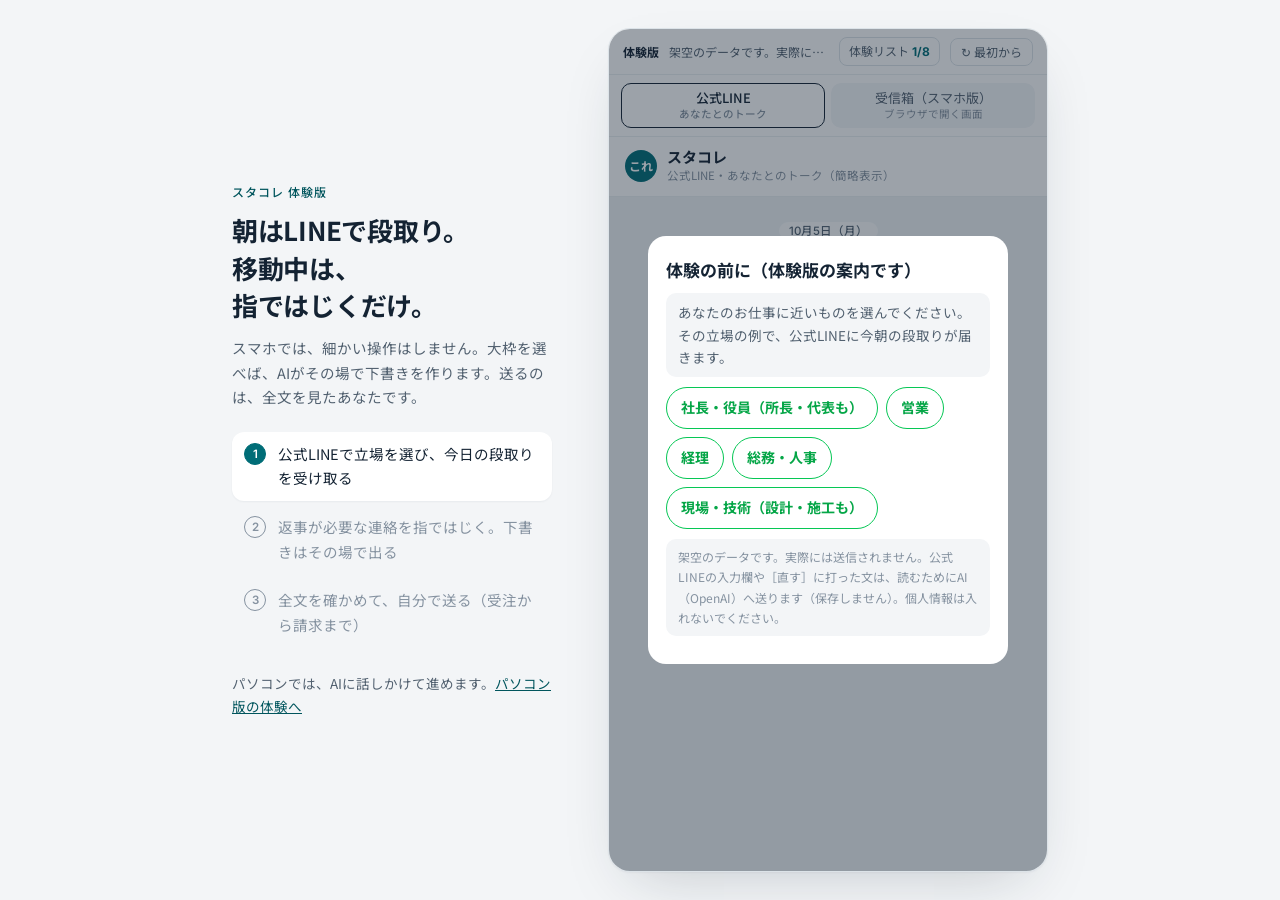
<file: demo/sp.html>
<!doctype html>
<html lang="ja">
<head>
<meta charset="utf-8">
<meta name="viewport" content="width=device-width, initial-scale=1, viewport-fit=cover">
<meta name="robots" content="noindex">
<meta name="color-scheme" content="light">
<meta name="theme-color" content="#FFFFFF">
<title>スタコレ｜体験版（スマホ）</title>
<link rel="preconnect" href="https://fonts.googleapis.com">
<link rel="preconnect" href="https://fonts.gstatic.com" crossorigin>
<link href="https://fonts.googleapis.com/css2?family=Inter:wght@400;500;600;700&family=Noto+Sans+JP:wght@400;500;700&display=swap" rel="stylesheet">
<style>
:root {
  --bg: #F3F5F7; --surface: #FFFFFF; --ink: #142333; --ink2: #526170; --ink3: #8592A0;
  --rule: #DCE3E8; --rule2: #E9EEF1; --accent: #006D77; --accent-ink: #00555D; --accent-surface: #E8F3F3; --accent-line: #B9DADC;
  --due: #835433; --due-surface: #F4EEE8; --talk: #EEF2F4;
  --jp: "Noto Sans JP", "Hiragino Kaku Gothic ProN", "Yu Gothic UI", sans-serif;
  --latin: "Inter", "Noto Sans JP", sans-serif;
}
*, *::before, *::after { box-sizing: border-box; }
html, body { margin: 0; height: 100%; }
body { background: var(--bg); color: var(--ink); font-family: var(--jp); font-size: 16px; line-height: 1.7; -webkit-font-smoothing: antialiased; line-break: strict; -webkit-text-size-adjust: 100%; overflow: hidden; }
button { font: inherit; color: inherit; cursor: pointer; -webkit-tap-highlight-color: transparent; }
.num, time { font-family: var(--latin); font-variant-numeric: tabular-nums; }

/* 全体：スマホでは全面。広い画面では中央の列＋左に流れの説明 */
.page { height: 100%; display: flex; justify-content: center; gap: 56px; }
.side { display: none; }
.phone { position: relative; width: 100%; max-width: 440px; height: 100%; background: var(--surface); display: flex; flex-direction: column; overflow: hidden; }
@media (min-width: 900px) {
  .page { padding: 28px 24px; align-items: center; }
  .phone { height: min(880px, 100%); border: 1px solid var(--rule); border-radius: 22px; box-shadow: 0 1px 2px rgba(20,35,51,.04), 0 24px 60px -24px rgba(20,35,51,.22); }
  .side { display: block; width: 320px; align-self: center; }
  .side .k { font-size: 12px; color: var(--accent-ink); letter-spacing: .08em; font-weight: 500; }
  .side .nw { white-space: nowrap; }
  .side h1 { font-size: 26px; line-height: 1.45; margin: 8px 0 12px; letter-spacing: -.01em; }
  .side p { color: var(--ink2); font-size: 14.5px; margin: 0 0 22px; }
  .side ol { list-style: none; padding: 0; margin: 0 0 24px; display: grid; gap: 4px; }
  .side li { display: flex; gap: 12px; padding: 10px 12px; border-radius: 12px; color: var(--ink3); font-size: 14.5px; transition: all .3s; }
  .side li b { flex: 0 0 auto; width: 22px; height: 22px; border-radius: 50%; border: 1px solid currentColor; display: grid; place-items: center; font: 600 11.5px var(--latin); margin-top: 1px; }
  .side li.on { background: var(--surface); color: var(--ink); box-shadow: 0 1px 2px rgba(20,35,51,.05); }
  .side li.on b { background: var(--accent); border-color: var(--accent); color: #fff; }
  .side li.done { color: var(--ink2); }
  .side .pc { font-size: 13.5px; color: var(--ink2); }
  .side .pc a { color: var(--accent-ink); }
}

/* 体験版の帯 */
.demobar { flex: 0 0 auto; display: flex; align-items: center; gap: 10px; padding: 8px 14px; padding-top: max(8px, env(safe-area-inset-top)); background: var(--surface); border-bottom: 1px solid var(--rule2); font-size: 12px; color: var(--ink2); }
.demobar b { color: var(--ink); font-weight: 700; flex: 0 0 auto; }
.demobar .dm { min-width: 0; overflow: hidden; text-overflow: ellipsis; white-space: nowrap; }
.demobar .lst { margin-left: auto; }
.demobar .restart { border: 1px solid var(--rule); background: var(--surface); border-radius: 8px; padding: 3px 10px; font-size: 12px; color: var(--ink2); flex: 0 0 auto; }
.apps { flex: 0 0 auto; display: grid; grid-template-columns: 1fr 1fr; gap: 6px; padding: 8px 12px; background: var(--surface); border-bottom: 1px solid var(--rule2); }
.apps button { border: 1px solid transparent; background: var(--bg); border-radius: 10px; padding: 6px 8px; font-size: 13px; color: var(--ink2); line-height: 1.3; }
.apps button small { display: block; font-size: 10.5px; color: var(--ink3); }
.apps button.on { background: var(--surface); border-color: var(--ink); color: var(--ink); font-weight: 500; }

.screen { flex: 1; min-height: 0; position: relative; display: flex; flex-direction: column; }
.hint { flex: 0 0 auto; display: flex; align-items: center; gap: 8px; padding: 8px 16px; font-size: 13px; color: var(--accent-ink); background: var(--accent-surface); }
.hint::before { content: ""; width: 6px; height: 6px; border-radius: 50%; background: var(--accent); flex: 0 0 auto; animation: pulse 1.6s ease-in-out infinite; }
.hint:empty { display: none; }
@keyframes pulse { 50% { opacity: .3; } }
@keyframes rise { from { opacity: 0; transform: translateY(8px); } to { opacity: 1; transform: none; } }
@keyframes fade { from { opacity: 0; } }

/* ---------- 公式LINE（本人とのトーク・簡略表示） ---------- */
.talk-head { flex: 0 0 auto; display: flex; align-items: center; gap: 10px; padding: 10px 16px; border-bottom: 1px solid var(--rule2); }
.talk-head .av { width: 32px; height: 32px; border-radius: 50%; background: var(--accent); color: #fff; display: grid; place-items: center; font-size: 12px; font-weight: 700; }
.talk-head .t { font-weight: 700; font-size: 15px; line-height: 1.3; }
.talk-head .s { font-size: 11.5px; color: var(--ink3); }
.talk { flex: 1; min-height: 0; overflow-y: auto; padding: 14px 14px 18px; background: var(--talk); }
.day { text-align: center; margin: 4px 0 12px; }
.day span { font: 500 11.5px var(--latin); color: var(--ink2); background: rgba(255,255,255,.7); border-radius: 999px; padding: 2px 10px; }
.tm { display: flex; gap: 8px; margin-bottom: 14px; animation: rise .4s ease both; }
.tm .av { width: 28px; height: 28px; border-radius: 50%; background: var(--accent); color: #fff; display: grid; place-items: center; font-size: 10.5px; font-weight: 700; flex: 0 0 auto; }
.tm .col { min-width: 0; flex: 1; max-width: 330px; }
.tm .meta { font-size: 11px; color: var(--ink3); margin: 0 0 3px 2px; }
.tm .bub { background: var(--surface); border-radius: 4px 16px 16px 16px; padding: 10px 13px; font-size: 14.5px; }
.tm.me { justify-content: flex-end; }
.tm.me .bub { background: var(--accent); color: #fff; border-radius: 16px 4px 16px 16px; }
.fx { background: var(--surface); border-radius: 16px; overflow: hidden; box-shadow: 0 1px 2px rgba(20,35,51,.06); }
.fx .fh { padding: 13px 15px 4px; font-weight: 700; font-size: 15.5px; display: flex; align-items: center; gap: 6px; }
.fx .fs { padding: 0 15px 8px; font-size: 13px; color: var(--ink2); }
.fx .fl { padding: 2px 15px 10px; }
.fx .fr { display: flex; gap: 10px; padding: 8px 0; border-top: 1px solid var(--rule2); font-size: 14px; align-items: baseline; }
.fx .fr:first-child { border-top: 0; }
.fx .fr .k { flex: 0 0 auto; font-size: 11.5px; border-radius: 5px; padding: 0 7px; line-height: 20px; }
.fx .fr .k.due { background: var(--due-surface); color: var(--due); }
.fx .fr .k.ev { background: var(--rule2); color: var(--ink2); font-family: var(--latin); }
.fx .fr .k.re { background: var(--accent-surface); color: var(--accent-ink); }
.fx .first { margin: 0 15px 12px; padding: 9px 12px; border-radius: 10px; background: var(--bg); font-size: 13.5px; }
.fx .first b { color: var(--accent-ink); font-weight: 500; }
.fx .fb { display: grid; gap: 1px; background: var(--rule2); border-top: 1px solid var(--rule2); }
.fx .fb button { border: 0; background: var(--surface); padding: 12px; font-size: 14.5px; color: var(--accent-ink); font-weight: 500; }
.fx .fb button.main { background: var(--accent); color: #fff; }
.fx .lines { padding: 0 15px 10px; font-size: 14px; color: var(--ink); }
.fx .lines div { overflow: hidden; text-overflow: ellipsis; white-space: nowrap; }
.fx .to { margin: 0 15px 8px; padding: 8px 12px; border-radius: 10px; background: var(--bg); font-size: 13px; }
.fx .to b { font-size: 14.5px; }
.fx .cnt { padding: 0 15px 10px; font-size: 12px; color: var(--ink3); }
.fx.pulse { box-shadow: 0 0 0 2px var(--accent-line), 0 1px 2px rgba(20,35,51,.06); }
.menu { flex: 0 0 auto; display: grid; grid-template-columns: repeat(3, 1fr); gap: 1px; background: var(--rule2); border-top: 1px solid var(--rule2); padding-bottom: env(safe-area-inset-bottom); }
.menu button { border: 0; background: var(--surface); padding: 10px 4px; font-size: 12.5px; color: var(--ink); display: flex; flex-direction: column; align-items: center; gap: 3px; }
.menu button svg { width: 20px; height: 20px; color: var(--accent); }
.menu .lbl { grid-column: 1 / -1; background: var(--surface); text-align: center; font-size: 10.5px; color: var(--ink3); padding: 4px; }

/* ---------- 受信箱（スマホ版）・さばく ---------- */
.sw { flex: 1; min-height: 0; display: flex; flex-direction: column; padding: 10px 14px 0; background: var(--bg); }
.swtop { flex: 0 0 auto; display: flex; align-items: center; gap: 8px; font-size: 13px; color: var(--ink2); margin-bottom: 10px; }
.swtop b { color: var(--ink); font-family: var(--latin); }
.stack { position: relative; flex: 1; min-height: 0; margin-bottom: 10px; touch-action: none; }
.card { position: absolute; inset: 0; background: var(--surface); border: 1px solid var(--rule); border-radius: 20px; padding: 16px 18px 14px; display: flex; flex-direction: column; gap: 9px; box-shadow: 0 8px 24px -10px rgba(20,35,51,.18); user-select: none; -webkit-user-select: none; overflow: hidden; touch-action: none; will-change: transform; }
.card.under { transform: scale(.955) translateY(12px); opacity: .55; pointer-events: none; box-shadow: none; }
.card .cm { font-size: 12.5px; color: var(--ink3); display: flex; gap: 8px; align-items: center; }
.card .cm .ch { border: 1px solid var(--rule); border-radius: 5px; padding: 0 6px; line-height: 18px; color: var(--ink2); }
.card .cn { font-size: 22px; font-weight: 700; line-height: 1.35; }
.card .cp { background: var(--accent-surface); color: var(--accent-ink); border-radius: 12px; padding: 9px 12px; font-size: 14.5px; }
.card .cp small { display: block; font-size: 11px; color: var(--accent); }
.card .cw { font-size: 15px; line-height: 1.75; }
.card .cw small, .card .cl small { display: block; font-size: 11px; color: var(--ink3); }
.card .cl { font-size: 14px; color: var(--ink2); border-left: 3px solid var(--rule); padding-left: 10px; }
.card .cf { margin-top: auto; display: flex; justify-content: space-between; align-items: center; font-size: 12px; color: var(--ink3); }
.card .cf .due { color: var(--due); background: var(--due-surface); border-radius: 5px; padding: 0 7px; }
.stamp { position: absolute; top: 50%; left: 50%; font-size: 24px; font-weight: 700; padding: 6px 16px; border: 2.5px solid; border-radius: 12px; opacity: 0; transform: translate(-50%,-50%) rotate(-6deg); background: rgba(255,255,255,.94); white-space: nowrap; pointer-events: none; transition: opacity .1s; }
.stamp.show { opacity: 1; }
.stamp.right { color: var(--accent); } .stamp.left { color: #A03D32; }
.stamp.up { color: #2F5C8A; } .stamp.down { color: var(--ink2); }
.swbtns { flex: 0 0 auto; display: grid; grid-template-columns: repeat(4, 1fr); gap: 8px; padding-bottom: 10px; }
.swbtns button { border: 1px solid var(--rule); background: var(--surface); border-radius: 14px; min-height: 62px; font-size: 12.5px; font-weight: 500; padding: 6px 2px; line-height: 1.3; }
.swbtns button .ar { display: block; font-size: 19px; line-height: 1.2; color: var(--ink2); }
.swbtns button.go { border: 1.5px solid var(--accent); color: var(--accent-ink); }
.swbtns button.go .ar { color: var(--accent); }
.done-all { flex: 1; display: grid; place-items: center; text-align: center; padding: 20px; color: var(--ink2); }
.done-all b { display: block; font-size: 19px; color: var(--ink); margin-bottom: 6px; }
.tabs { flex: 0 0 auto; display: grid; grid-template-columns: repeat(5, 1fr); background: var(--surface); border-top: 1px solid var(--rule); padding-bottom: env(safe-area-inset-bottom); }
.tabs button { border: 0; background: transparent; font-size: 11.5px; color: var(--ink3); padding: 9px 2px 8px; position: relative; }
.tabs button.on { color: var(--ink); font-weight: 500; box-shadow: inset 0 2px 0 var(--ink); }
.tabs .b { display: inline-block; min-width: 17px; padding: 0 5px; border-radius: 9px; background: #C9473B; color: #fff; font: 600 10.5px/17px var(--latin); margin-left: 3px; }

/* 下から出る引き出し */
.sheet { position: absolute; inset: 0; background: rgba(20,35,51,.38); z-index: 20; display: flex; align-items: flex-end; animation: fade .2s ease both; }
.sbox { width: 100%; background: var(--surface); border-radius: 20px 20px 0 0; padding: 16px 16px calc(14px + env(safe-area-inset-bottom)); max-height: 86%; overflow-y: auto; animation: rise .25s ease both; }
.sbox .sh { font-size: 17px; font-weight: 700; }
.sbox .ss { font-size: 13px; color: var(--ink2); margin: 2px 0 10px; }
.opt { display: block; width: 100%; text-align: left; border: 1px solid var(--rule); background: var(--surface); border-radius: 14px; padding: 12px 14px; margin-bottom: 8px; font-size: 15px; }
.opt .tag { display: inline-block; font-size: 11px; border-radius: 5px; padding: 0 6px; margin-right: 8px; background: var(--rule2); color: var(--ink2); vertical-align: 1px; }
.opt.rec { border: 1.5px solid var(--accent); }
.opt.rec .tag { background: var(--accent); color: #fff; }
.sbox textarea { width: 100%; font: inherit; font-size: 15px; border: 1px solid var(--rule); border-radius: 12px; padding: 10px 12px; background: var(--bg); color: var(--ink); resize: none; margin: 4px 0 8px; }
.cancel { display: block; width: 100%; border: 0; background: transparent; color: var(--ink3); font-size: 14.5px; padding: 10px; }

/* ---------- 指示済み ---------- */
.list { flex: 1; min-height: 0; overflow-y: auto; padding: 12px 14px; background: var(--bg); }
.item { background: var(--surface); border: 1px solid var(--rule); border-radius: 14px; padding: 12px 14px; margin-bottom: 10px; animation: rise .3s ease both; }
.item .ti { font-weight: 700; font-size: 15.5px; }
.item .su { font-size: 13px; color: var(--ink2); }
.item .st { display: inline-block; margin-top: 6px; font-size: 12px; border-radius: 6px; padding: 1px 8px; background: var(--rule2); color: var(--ink2); }
.item .st.ok { background: var(--accent-surface); color: var(--accent-ink); }
.item .st.sent { background: var(--bg); color: var(--ink3); }
.item .open { display: block; width: 100%; margin-top: 10px; border: 0; background: var(--accent); color: #fff; border-radius: 12px; padding: 11px; font-size: 15px; font-weight: 500; }
.spin { display: inline-block; width: 11px; height: 11px; border: 1.5px solid var(--accent-line); border-top-color: var(--accent); border-radius: 50%; animation: spin .8s linear infinite; vertical-align: -1px; margin-right: 5px; }
@keyframes spin { to { transform: rotate(360deg); } }
.empty { padding: 40px 20px; text-align: center; color: var(--ink3); font-size: 14px; }

/* ---------- 確かめて送る ---------- */
.ch-head { flex: 0 0 auto; display: flex; align-items: center; gap: 10px; padding: 8px 12px; border-bottom: 1px solid var(--rule2); }
.ch-head .back { border: 1px solid var(--rule); background: var(--surface); border-radius: 10px; padding: 6px 12px; font-size: 14px; }
.ch-head b { font-size: 16px; }
.cfm { flex: 1; min-height: 0; overflow-y: auto; padding: 0 14px 16px; background: var(--bg); }
.dest { position: sticky; top: 0; z-index: 2; background: var(--surface); border: 1.5px solid var(--ink); border-radius: 14px; padding: 10px 14px; margin: 10px 0 12px; }
.dest .l { font-size: 11.5px; color: var(--ink3); }
.dest .w { font-size: 20px; font-weight: 700; line-height: 1.35; }
.dest .k { font-size: 13px; color: var(--ink2); }
.dest .warn { font-size: 12.5px; color: var(--due); margin-top: 2px; }
.dest .mn { font-size: 13px; margin-top: 4px; }
.dest .mn span { color: var(--accent-ink); background: var(--accent-surface); border-radius: 5px; padding: 0 6px; }
.cfm h3 { font-size: 13px; color: var(--ink2); margin: 14px 2px 6px; font-weight: 500; }
.full { background: var(--surface); border: 1px solid var(--rule); border-radius: 14px; padding: 14px 15px; font-size: 16.5px; line-height: 1.9; white-space: pre-wrap; }
.full mark { background: #FFE9A8; color: inherit; border-radius: 3px; padding: 0 2px; }
.fimg { margin: 0; background: var(--surface); border: 1px solid var(--rule); border-radius: 14px; overflow: hidden; }
.fimg img { display: block; width: 100%; }
.fimg figcaption { font-size: 12px; color: var(--ink3); padding: 7px 12px; border-top: 1px solid var(--rule2); }
.sendbar { flex: 0 0 auto; padding: 10px 14px calc(12px + env(safe-area-inset-bottom)); background: var(--surface); border-top: 1px solid var(--rule2); }
.sendbar .n { font-size: 12px; color: var(--ink3); text-align: center; margin-bottom: 6px; }
.sendbtn { display: block; width: 100%; border: 0; background: var(--accent); color: #fff; border-radius: 14px; padding: 15px 12px; font-size: 17px; font-weight: 700; position: relative; }
.sendbtn.ring::after { content: ""; position: absolute; inset: -4px; border-radius: 17px; border: 2px solid var(--accent); animation: ring 1.8s ease-out infinite; pointer-events: none; }
@keyframes ring { 0% { transform: scale(.97); opacity: .6; } 100% { transform: scale(1.04); opacity: 0; } }
.sendbtn:disabled { background: var(--rule); color: var(--ink3); }
.sendbtn:disabled::after { display: none; }
.prog { display: grid; gap: 8px; margin: 14px 0; }
.prog div { display: flex; align-items: center; gap: 10px; background: var(--surface); border: 1px solid var(--rule); border-radius: 12px; padding: 10px 12px; font-size: 14.5px; }
.prog .s { margin-left: auto; font-size: 12.5px; color: var(--ink3); }
.prog .ok .s { color: var(--accent-ink); }
.sent-done { text-align: center; padding: 26px 10px 10px; animation: rise .4s ease both; }
.sent-done .ic { width: 56px; height: 56px; border-radius: 50%; background: var(--accent-surface); color: var(--accent); display: grid; place-items: center; margin: 0 auto 12px; }
.sent-done .ic svg { width: 28px; height: 28px; }
.sent-done b { font-size: 19px; display: block; }
.sent-done p { color: var(--ink2); font-size: 14.5px; margin: 8px 0 0; }
.taskline { margin-top: 16px; text-align: left; background: var(--surface); border: 1px solid var(--rule); border-radius: 12px; padding: 10px 12px; font-size: 14px; display: flex; gap: 10px; align-items: baseline; }
.taskline .k { flex: 0 0 auto; font-size: 11.5px; border-radius: 5px; padding: 0 7px; background: var(--due-surface); color: var(--due); }
.taskline .k.hold { background: var(--rule2); color: var(--ink2); }
.btn2 { display: block; width: 100%; margin-top: 12px; border: 1px solid var(--rule); background: var(--surface); border-radius: 14px; padding: 13px; font-size: 15.5px; }

/* 確かめの窓 */
.modal { position: absolute; inset: 0; z-index: 30; background: rgba(20,35,51,.42); display: grid; place-items: center; padding: 20px; animation: fade .2s ease both; }
.mbox { width: 100%; max-width: 360px; background: var(--surface); border-radius: 18px; padding: 20px 18px 14px; animation: rise .25s ease both; }
.mbox h3 { margin: 0 0 8px; font-size: 17px; }
.mbox ul { margin: 0 0 10px; padding-left: 18px; font-size: 14px; color: var(--ink); }
.mbox li { margin: 3px 0; }
.mbox .who { font-size: 13.5px; color: var(--ink2); background: var(--bg); border-radius: 10px; padding: 8px 12px; margin-bottom: 14px; }
.mbox .acts { display: grid; grid-template-columns: 1fr 1.4fr; gap: 8px; }
.mbox .acts button { border-radius: 12px; padding: 12px; font-size: 15px; border: 1px solid var(--rule); background: var(--surface); }
.mbox .acts .yes { background: var(--accent); color: #fff; border-color: var(--accent); font-weight: 700; }

/* 通知・トースト */
.banner { position: absolute; left: 10px; right: 10px; top: 8px; z-index: 40; background: rgba(255,255,255,.97); border: 1px solid var(--rule); border-radius: 16px; padding: 10px 12px; display: flex; gap: 10px; align-items: center; box-shadow: 0 14px 34px -12px rgba(20,35,51,.35); animation: drop .35s ease both; }
@keyframes drop { from { opacity: 0; transform: translateY(-14px); } to { opacity: 1; transform: none; } }
.banner .av { width: 34px; height: 34px; border-radius: 9px; background: var(--accent); color: #fff; display: grid; place-items: center; font-size: 11px; font-weight: 700; flex: 0 0 auto; }
.banner .t { font-size: 12px; color: var(--ink3); }
.banner .m { font-size: 14px; font-weight: 500; line-height: 1.4; }
.toast { position: absolute; left: 12px; right: 12px; top: 10px; z-index: 35; background: var(--ink); color: #fff; border-radius: 14px; padding: 10px 12px 10px 14px; font-size: 14px; display: flex; align-items: center; gap: 10px; animation: drop .25s ease both; }
.toast .bar { position: absolute; left: 14px; right: 14px; bottom: 5px; height: 2px; background: rgba(255,255,255,.18); border-radius: 2px; overflow: hidden; }
.toast .bar i { display: block; height: 100%; background: #fff; transform-origin: left; animation: shrink linear forwards; }
@keyframes shrink { from { transform: scaleX(1); } to { transform: scaleX(0); } }
.toast button { margin-left: auto; border: 1px solid rgba(255,255,255,.6); background: transparent; color: #fff; border-radius: 9px; padding: 4px 11px; font-size: 13px; flex: 0 0 auto; }

/* タスク・今朝・夜の準備 */
.card .tt { font-size: 12px; color: var(--ink3); }
.card .tq { font-size: 13px; font-weight: 700; color: var(--accent-ink); }
.card .tn { font-size: 20px; font-weight: 700; line-height: 1.45; }
.card .tw { font-size: 14px; color: var(--ink2); }
.card .te { font-size: 13.5px; color: var(--ink2); border-left: 3px solid var(--rule); padding-left: 10px; }
.chip2 { display: inline-block; font-size: 12px; border-radius: 6px; padding: 1px 8px; margin-right: 6px; background: var(--rule2); color: var(--ink2); }
.chip2.hot { background: var(--due-surface); color: var(--due); }
.swbtns button:disabled { opacity: .3; }
.mg { flex: 1; min-height: 0; overflow-y: auto; padding: 12px 14px 16px; background: var(--bg); }
.mg h3 { font-size: 12.5px; color: var(--ink2); margin: 14px 2px 6px; font-weight: 700; }
.mg h3:first-child { margin-top: 2px; }
.mi2 { background: var(--surface); border: 1px solid var(--rule); border-radius: 14px; padding: 11px 13px; margin-bottom: 8px; animation: rise .3s ease both; }
.mi2 .t { font-weight: 700; font-size: 15px; }
.mi2 .w { font-size: 13px; color: var(--ink2); }
.mi2 .acts { display: flex; gap: 8px; margin-top: 8px; flex-wrap: wrap; }
.mi2 .acts button { border: 1px solid var(--rule); background: var(--surface); border-radius: 10px; padding: 6px 12px; font-size: 13.5px; }
.mi2 .acts button.y { background: var(--accent); border-color: var(--accent); color: #fff; }
.mi2.done { opacity: .45; }
.npk { display: flex; gap: 10px; background: var(--surface); border: 1px solid var(--rule); border-radius: 14px; padding: 11px 13px; margin-bottom: 8px; align-items: flex-start; }
.npk input { width: 22px; height: 22px; margin-top: 2px; accent-color: var(--accent); flex: 0 0 auto; }
.npk .t { font-weight: 700; font-size: 15px; }
.npk .w { font-size: 13px; color: var(--ink2); }
.bigbtn { display: block; width: 100%; border: 0; background: var(--accent); color: #fff; border-radius: 14px; padding: 13px; font-size: 16px; font-weight: 700; margin-top: 6px; }
.lst { position: relative; flex: 0 0 auto; }
.lst > button { border: 1px solid var(--rule); background: var(--surface); border-radius: 8px; padding: 3px 9px; font-size: 12px; color: var(--ink2); white-space: nowrap; }
.lst > button b { font-family: var(--latin); color: var(--accent); }
.lstbox { position: absolute; right: 0; top: 30px; width: 270px; background: var(--surface); border: 1px solid var(--rule); border-radius: 14px; box-shadow: 0 14px 34px -12px rgba(20,35,51,.35); padding: 10px 12px; z-index: 45; animation: rise .2s ease both; }
.lstbox .h { font-size: 12px; color: var(--ink3); margin-bottom: 4px; }
.lstbox button { display: flex; width: 100%; gap: 8px; align-items: center; text-align: left; border: 0; background: transparent; padding: 6px 2px; font-size: 14px; border-radius: 8px; }
.lstbox .ck { width: 18px; height: 18px; border-radius: 50%; border: 1.5px solid var(--rule); flex: 0 0 auto; display: grid; place-items: center; color: #fff; }
.lstbox .ok .ck { background: var(--accent); border-color: var(--accent); }
.lstbox .ok .ck svg { width: 11px; height: 11px; }
.lstbox .ok span:last-child { color: var(--ink3); }

/* 締め */
.closing { position: absolute; inset: 0; z-index: 50; background: rgba(20,35,51,.5); display: flex; align-items: flex-end; animation: fade .3s ease both; }
.cl { width: 100%; background: var(--surface); border-radius: 22px 22px 0 0; padding: 26px 22px calc(20px + env(safe-area-inset-bottom)); animation: rise .4s ease both; }
.cl .k { font-size: 12px; color: var(--accent-ink); letter-spacing: .08em; font-weight: 500; }
.cl h2 { font-size: 25px; line-height: 1.45; margin: 6px 0 10px; letter-spacing: -.01em; }
.cl p { color: var(--ink2); font-size: 14.5px; margin: 0 0 14px; }
.cl .facts { background: var(--bg); border-radius: 12px; padding: 10px 14px; margin-bottom: 16px; font-size: 14px; display: grid; gap: 5px; }
.cl .facts span { font: 600 15px var(--latin); color: var(--accent); display: inline-block; width: 20px; }
.cl a.main { display: block; text-align: center; text-decoration: none; background: var(--accent); color: #fff; border-radius: 14px; padding: 14px; font-size: 16px; font-weight: 700; }
.cl .row2 { display: grid; grid-template-columns: 1fr 1fr; gap: 8px; margin-top: 8px; }
.cl .row2 a, .cl .row2 button { display: block; text-align: center; text-decoration: none; border: 1px solid var(--rule); background: var(--surface); color: var(--ink); border-radius: 14px; padding: 12px 6px; font-size: 14.5px; }
.cl .stay { display: block; margin: 12px auto 0; border: 0; background: none; color: var(--ink3); font-size: 13px; text-decoration: underline; text-underline-offset: 3px; }
/* ================= v3：案件の流れ・立場を選ぶ・その場で下書き（2026-10-04） ================= */
.card.under > * { visibility: hidden; }
.swtop .now { display: block; font-size: 13px; color: var(--ink); margin-top: 2px; }
.swtop .now b { font-weight: 700; }
.swhelp { font-size: 12px; color: var(--ink3); text-align: center; margin: 2px 0 0; }
.quick { display: flex; flex-wrap: wrap; gap: 8px; margin: 8px 0 2px; }
.quick button { border: 1.5px solid #06C755; background: #fff; color: #05a647; border-radius: 999px; padding: 8px 14px; font-size: 14px; font-weight: 700; }
.inbar { display: flex; gap: 8px; align-items: center; padding: 8px 10px; border-top: 1px solid #e5e7eb; background: #fff; }
.inbar input { flex: 1; min-width: 0; border: 1px solid #d9dde2; border-radius: 999px; padding: 9px 14px; font: inherit; font-size: 15px; background: #f6f7f8; }
.inbar button { border: 0; background: #06C755; color: #fff; border-radius: 999px; padding: 9px 14px; font-size: 14px; font-weight: 700; }
.inbar button:disabled { opacity: .5; }
.inbar-note { font-size: 10.5px; color: var(--ink3); padding: 0 12px 6px; background: #fff; }
.mk { list-style: none; margin: 10px 0 6px; padding: 0; display: grid; gap: 8px; }
.mk li { display: flex; gap: 10px; align-items: center; font-size: 14px; color: var(--ink3); }
.mk li.on { color: var(--ink); }
.mk li.ok { color: #0b6b34; }
.mk li .d { width: 18px; height: 18px; border-radius: 50%; border: 2px solid #d9dde2; flex: 0 0 auto; display: grid; place-items: center; font-size: 11px; }
.mk li.on .d { border-color: var(--accent, #006D77); border-top-color: transparent; animation: spin .8s linear infinite; }
.mk li.ok .d { background: #0b6b34; border-color: #0b6b34; color: #fff; }
.dp { border: 2px solid #06C755; border-radius: 14px; padding: 12px 14px; margin: 8px 0; background: #fff; }
.dp .to { font-size: 13px; color: var(--ink3); margin-bottom: 6px; }
.dp .to b { color: var(--ink); font-size: 15px; }
.dp .tx { white-space: pre-wrap; font-size: 15px; line-height: 1.8; }
.dp .fl { margin-top: 8px; font-size: 13px; border: 1px solid #e5e7eb; border-radius: 10px; padding: 8px 10px; display: flex; gap: 8px; align-items: center; }
.dp .fl .pdf { background: #fde8e8; color: #b42318; font-size: 11px; font-weight: 700; border-radius: 4px; padding: 1px 5px; }
.dp .ns { margin-top: 8px; font-size: 12.5px; color: #7A5300; background: #FFF4E5; border-radius: 8px; padding: 6px 10px; }
.promise { font-size: 12.5px; color: var(--ink3); margin: -2px 0 6px 2px; }
mark { background: #FFF1B8; color: inherit; border-radius: 3px; padding: 0 2px; }
mark.chg { background: #DDF4E4; }
.opt .what { display: block; font-size: 12px; font-weight: 400; color: var(--ink3); margin-top: 3px; }
.nobtn { margin-left: auto; border: 1px solid #d9dde2; background: #fff; border-radius: 8px; padding: 4px 8px; font-size: 12px; color: #5b6570; }
.waitbox { margin-top: 14px; text-align: center; }
.waitbox .ffwd { border: 0; background: #006D77; color: #fff; border-radius: 12px; padding: 12px 16px; font-size: 15px; font-weight: 700; }
.waitbox p { font-size: 12.5px; color: var(--ink3); margin: 8px 0 0; }
/* 見積書・請求書の見本 */
.doc { background: #fff; border: 1px solid #e5e7eb; border-radius: 8px; padding: 10px 12px; font-size: 11.5px; line-height: 1.6; margin-top: 8px; }
.doc-h { display: flex; justify-content: space-between; align-items: baseline; border-bottom: 2px solid #142333; padding-bottom: 3px; margin-bottom: 5px; }
.doc-h b { font-size: 14px; letter-spacing: .2em; }
.doc-h span { font-size: 10.5px; color: #5b6570; }
.doc-to { font-size: 12.5px; font-weight: 500; text-decoration: underline; text-underline-offset: 3px; }
.doc-s { color: #5b6570; margin: 2px 0 5px; }
.doc-t { width: 100%; border-collapse: collapse; font-size: 11px; }
.doc-t th, .doc-t td { border-bottom: 1px solid #eef0f2; padding: 3px 4px; text-align: right; }
.doc-t th:first-child, .doc-t td:first-child { text-align: left; }
.doc-sum { display: flex; flex-wrap: wrap; justify-content: flex-end; gap: 4px 12px; margin-top: 5px; }
.doc-n { margin: 5px 0 0; padding-left: 16px; color: #5b6570; font-size: 11px; }
.doc-f { margin-top: 5px; text-align: right; font-size: 10px; color: #8592A0; }
.cl .price { font-size: 13.5px; margin: 10px 0 12px; padding: 10px 14px; border: 1px solid #e5e7eb; border-radius: 12px; text-align: left; }
.cl .price small { display: block; color: #8592A0; font-size: 11.5px; margin-top: 2px; }
.cl .pv { font-size: 10.5px; color: #8592A0; margin-top: 10px; line-height: 1.6; text-align: left; }
</style>
</head>
<body>
<div class="page">
  <aside class="side" aria-hidden="false">
    <div class="k">スタコレ 体験版</div>
    <h1>朝はLINEで段取り。<br>移動中は、<span class="nw">指ではじくだけ。</span></h1>
    <p>スマホでは、細かい操作はしません。大枠を選べば、AIがその場で下書きを作ります。送るのは、全文を見たあなたです。</p>
    <ol id="sideSteps">
      <li data-s="1"><b>1</b><span>公式LINEで立場を選び、今日の段取りを受け取る</span></li>
      <li data-s="2"><b>2</b><span>返事が必要な連絡を指ではじく。下書きはその場で出る</span></li>
      <li data-s="3"><b>3</b><span>全文を確かめて、自分で送る（受注から請求まで）</span></li>
    </ol>
    <div class="pc">パソコンでは、AIに話しかけて進めます。<a href="pc.html">パソコン版の体験へ</a></div>
  </aside>

  <div class="phone" id="phone">
    <div class="demobar"><b>体験版</b><span class="dm">架空のデータです。実際には送信されません。</span><div class="lst" id="lst"></div><button class="restart" type="button" id="dff" style="display:none">⏩ 早送り</button><button class="restart" type="button" id="restart">↻ 最初から</button></div>
    <div class="apps" id="apps">
      <button type="button" data-app="line">公式LINE<small>あなたとのトーク</small></button>
      <button type="button" data-app="inbox">受信箱（スマホ版）<small>ブラウザで開く画面</small></button>
    </div>
    <div class="screen" id="screen"></div>
  </div>
</div>

<script>
(function () {
"use strict";
// ---------------- 記録と、パソコン・スマホのつながり（PC版・スマホ版で共通） ----------------
// 専用URL（/demo/<印>、/demo/<印>/m）なら、その印に記録し、同じ印の端末どうしで状態を分け合う。
// 共通の体験版（LPのサイト）なら、回数だけを数える。入力した文字は送らない。早送り（#auto=）のときは何も送らない。
var DEMO = (function () {
  var m = location.pathname.match(/\/demo\/([a-z0-9]{10})(\/m)?\/?$/);
  var api = null;
  if (m) api = location.origin + "/demo/api/" + m[1];
  else if (/github\.io$/.test(location.hostname)) api = "https://line-ai-secretary.m-gomita.workers.dev/demo/api/public";
  return { token: m ? m[1] : null, api: api, phone: !!(m && m[2]), auto: /auto=/.test(location.hash) };
})();
function dlog(op, extra) {
  if (!DEMO.api || DEMO.auto) return;
  try {
    var body = JSON.stringify(Object.assign({ op: op }, extra || {}));
    fetch(DEMO.api, { method: "POST", headers: { "Content-Type": "application/json" }, body: body, keepalive: true }).catch(function () {});
  } catch (e) {}
}
var dsync = { last: null, timer: null };
// 同じ印の端末の状態を数秒ごとに読む（専用URLのときだけ）。on(state) を呼ぶ
function dwatch(on) {
  if (!DEMO.token || DEMO.auto) return;
  var tick = function () {
    fetch(DEMO.api, { cache: "no-store" }).then(function (r) { return r.json(); }).then(function (d) {
      var key = JSON.stringify(d.sync || {});
      if (key !== dsync.last) { dsync.last = key; on(d); }
    }).catch(function () {}).then(function () { dsync.timer = setTimeout(tick, document.hidden ? 8000 : 3000); });
  };
  tick();
}
var PRIVACY = "体験の改善とご案内のため、開封・進み具合・ボタン操作を記録します。入力した文章は保存しません（パソコン版の左のAIに打った文は、返事を作るためにAI（OpenAI）へ送ります）。個別にお送りした体験URLでは、発行者がそのURLの進み具合を確認できます。";

// ---------------- 職種ごとの台本（すべて架空。今日＝2026-10-05（月）） ----------------
// GPT-6と相談した台本（drafts/スタコレ_体験版/gpt6-demo-design-20261004.md）をもとに、体験版の画面に合う形にした。
// kind：reply＝返事を作って送る／sched＝日時を提案して送る（返事が来たらカレンダーに入れるか聞く）／dept＝部署のAIに渡し、相手には一次返事。
// 送る文の頭に相手の名前を書かない（呼びかけはメンション）。未確定のことは確定させない。
var ROLES = {
  ceo: {
    label: "社長・事業責任者", short: "社長",
    rule: "納期と単価は、確かめてから確約する",
    schedule: [["10:00", "営業打ち合わせ（今週回答する見積もりの確認）"], ["15:00", "銀行担当者との面談（設備投資の相談）"]],
    order: ["a", "b", "c", "d"],
    th: {
      a: {
        name: "青葉製作所", ch: "メール", group: false, who: "森田（購買担当）", time: "09:12", subject: "数量変更（100個→120個）",
        text: "先週お願いした部品ですが、数量を100個から120個に増やせますか。納品日は10月9日のまま希望です。社内の発注処理があるので、今日11時までに対応できそうかだけでも教えてください。",
        history: "前回、「数量が増える場合は、納期と単価を確認してから回答する」と伝えています。",
        points: [["聞かれていること", "120個への増量と、10月9日納品の可否"], ["こちらが決めること", "増量に向けて確認を進めるか"], ["次の一手", "納期・単価を確認し、今日11時までに一次回答"]],
        draft: ["数量を120個へ変更するご希望、承知しました。", "10月9日の納品が可能か、単価とあわせて確認します。", "本日11時までに、まず対応の見込みをご連絡します。"],
        soft: ["本日11時までに、まず対応の見込みをご連絡します。", "本日11時ごろまでに、まず対応の見込みをご連絡いたしますね。"],
        task: { k: "今日11:00", t: "青葉製作所へ、納期・単価を確認して一次回答" },
        after: ["自分のやること：納期・単価を確認して一次回答（期限 今日11:00）", "案件の経緯：120個への変更希望。納期・単価は未確定"],
        handover: { state: ["120個への変更希望。納期・単価はまだ未確認。", "11時までに一次回答すると約束済み。"], next: ["納期と単価の確認項目をそろえます。", "先方への確約や送信は行いません。"] },
        kind: "reply"
      },
      b: {
        name: "若葉企画", ch: "LINE・1対1", group: false, who: "新井（代表）", time: "08:55", subject: "評価制度の打ち合わせ日程",
        text: "評価制度の件、30分ほど相談できますか。私は6日14時か、7日10時なら空いています。今回は管理職だけ先に始める案を相談したいです。",
        points: [["聞かれていること", "10月6日14時か7日10時の打ち合わせ"], ["こちらが決めること", "どちらの候補で進めるか"], ["次の一手", "空きが確認できた10月6日14時を提案"]],
        draft: ["10月6日（火）14時から30分はいかがでしょうか。", "管理職から先に始める案について、対象者と評価項目を整理しておきます。", "この日時でよろしければ、お知らせください。"],
        task: { k: "仮押さえ", hold: true, t: "10月6日14:00〜14:30を仮押さえ（了承の返事を待っています）" },
        after: ["10月6日14:00〜14:30を仮押さえ", "相手待ち：日時の了承（確認日 10/6 9:00）", "やること：対象者と評価項目の整理（期限 10/6 12:00）"],
        sched: { reply: "ありがとうございます。6日14時でお願いします。", ev: "10/6（火）14:00〜14:30　若葉企画 評価制度の打ち合わせ" },
        kind: "sched"
      },
      c: {
        name: "三ツ星不動産", ch: "チャットワーク", group: true, who: "久保（管理担当）", mention: "久保", time: "08:40", subject: "契約書の控え（署名ページ）",
        text: "更新した事務所賃貸借契約の控えを確認したところ、最後の署名ページがありませんでした。銀行提出に必要なので、明日午前中までに全ページのPDFをいただけますか。",
        points: [["聞かれていること", "署名ページを含む契約書PDFの再送"], ["こちらが決めること", "明日午前中までの提出を引き受けるか"], ["次の一手", "保管原本を確認して全ページをそろえる"]],
        draft: ["署名ページが不足しており、失礼しました。", "保管している契約書を確認し、全ページをそろえたPDFを明日10月6日（火）の午前中にお送りします。"],
        task: { k: "10/6 12:00", t: "三ツ星不動産へ、署名ページを含む契約書PDFを送る" },
        after: ["やること：署名ページを確認し、PDFの送信準備（期限 10/6 12:00）", "ファイルはまだ添付・送信していません"],
        kind: "reply"
      },
      d: {
        name: "凪商事", ch: "メール", group: false, who: "石井（経理担当）", time: "08:31", subject: "請求書の宛名変更（支払会社の変更）",
        text: "9月分の請求書No.0930-18、110,000円について、宛名を「凪商事株式会社」ではなく「凪ホールディングス株式会社」に変更してください。今月から支払会社が変わりました。金額と支払期限はそのままでお願いします。",
        points: [["聞かれていること", "支払会社変更に伴う請求書の宛名変更"], ["こちらが決めること", "契約先との関係を確認して再発行するか"], ["次の一手", "経理のAIへ経緯を渡し、確認事項と再発行案を準備"]],
        dept: { name: "経理", give: "この会話、請求番号、変更前後の宛名、関連する経緯", ask: "契約先・請求先の扱いを確認するための論点と、再発行案の準備", made: "確認事項3点と、再発行案（宛名を変えた請求書の下書き）ができました。再発行はまだしていません。" },
        draft: ["ご連絡ありがとうございます。", "支払会社の変更に伴う宛名の変更として承りました。", "契約先と請求先の扱いを確認のうえ、再発行について明日10月6日（火）12時までにご連絡します。"],
        task: { k: "10/6 12:00", t: "凪商事へ、再発行について連絡する" },
        after: ["経理のAIへの依頼：確認事項・再発行案の準備（確認日 10/6 9:00）", "自分の約束：10/6 12:00までに相手へ連絡", "請求書は「再発行済み」にはしていません"],
        kind: "dept"
      }
    }
  },
  sales: {
    label: "営業・顧客窓口", short: "営業",
    rule: "条件の変更は、確かめてから回答する",
    schedule: [["10:30", "営業ミーティング（今週の回答期限を確認）"], ["14:00", "灯台フーズとのオンライン商談"]],
    order: ["a", "b", "c", "d"],
    th: {
      a: {
        name: "ひなた機工", ch: "メール", group: false, who: "川瀬（購買担当）", time: "09:05", subject: "見積もりの数量変更（30台→25台）",
        text: "提案いただいた端末ですが、30台ではなく25台で再見積もりをお願いします。初期設定費が台数を減らしても同じか知りたいです。明日15時の稟議に使うので、今日17時までにもらえると助かります。",
        history: "相手の稟議は、明日10月6日の15時です。前回の見積もりは30台で出しています。",
        points: [["聞かれていること", "25台での再見積もりと初期設定費の扱い"], ["こちらが決めること", "条件確認と再見積もりを引き受けるか"], ["次の一手", "費用条件を確認して今日17時までに送付"]],
        draft: ["25台での再見積もりを承りました。", "初期設定費が変わるかも確認し、本日17時までに見積書をお送りします。", "変更点が分かる形でご案内します。"],
        soft: ["本日17時までに見積書をお送りします。", "本日17時ごろまでに、見積書をお送りしますね。"],
        task: { k: "今日17:00", t: "ひなた機工へ、25台の見積書を送る（初期設定費も確認）" },
        after: ["やること：25台の見積もり作成、初期設定費の確認（期限 今日17:00）", "経緯：相手の稟議は 10/6 15:00"],
        handover: { state: ["25台での再見積もりを依頼されている。", "今日17時までに見積書を送ると約束済み。相手の稟議は明日15時。"], next: ["初期設定費の扱いと、見積もりの変更点をそろえます。", "見積書の送信は、あなたが確かめてから行います。"] },
        kind: "reply"
      },
      b: {
        name: "灯台フーズ", ch: "LINE・1対1", group: false, who: "西村（営業企画）", time: "08:50", subject: "説明会の日程（3名・30分）",
        text: "現場の責任者にも説明を聞いてもらいたいです。8日11時か9日16時から、オンラインで30分お願いできますか。参加者は3人です。",
        points: [["聞かれていること", "3名向けの30分説明会"], ["こちらが決めること", "提示された候補のどちらにするか"], ["次の一手", "空いている10月8日11時を提案"]],
        draft: ["10月8日（木）11時から30分はいかがでしょうか。", "3名でのご参加、承知しました。", "日時が決まりましたら、オンライン会議の案内をお送りします。"],
        task: { k: "仮押さえ", hold: true, t: "10月8日11:00〜11:30を仮押さえ（了承を待っています）" },
        after: ["10月8日11:00〜11:30を仮押さえ", "相手待ち：日時の了承（確認日 10/7 12:00）"],
        sched: { reply: "ありがとうございます。8日11時でお願いします。", ev: "10/8（木）11:00〜11:30　灯台フーズ 説明会（オンライン・3名）" },
        kind: "sched"
      },
      c: {
        name: "北風デザイン", ch: "チャットワーク", group: true, who: "大野（制作責任者）", mention: "大野", time: "08:35", subject: "提案の判断待ち",
        text: "先週の提案は社内確認中です。担当役員が出張中で、8日には判断できる見込みです。それまでは追加資料は大丈夫です。",
        points: [["聞かれていること", "10月8日の社内判断まで待ってほしい"], ["こちらが決めること", "追加連絡を控えて待つか"], ["次の一手", "了承を返し、10月9日を確認日にする"]],
        draft: ["承知しました。", "追加資料の送付は控え、ご判断をお待ちします。", "確認中に必要なことが出てきましたら、お知らせください。"],
        task: { k: "確認日 10/9", hold: true, t: "北風デザインの社内判断を待つ（それまでは催促しない）" },
        after: ["やってもらうこと：先方の社内判断（確認日 10/9 10:00）", "それまでは催促の対象にしません"],
        kind: "reply"
      },
      d: {
        name: "白波システム", ch: "メール", group: false, who: "藤井（調達担当）", time: "08:20", subject: "契約条項（損害賠償の上限）の変更依頼",
        text: "契約案の第12条について、損害賠償の上限を契約金額までとする記載を削除できませんか。締結を急いでいるので、今日中に変更可能か教えてください。",
        points: [["聞かれていること", "損害賠償上限の削除"], ["こちらが決めること", "営業判断で承諾せず、確認に回すか"], ["次の一手", "法務のAIへ条項と交渉経緯を渡し、論点を整理"]],
        dept: { name: "法務", give: "第12条の条文、相手の要望、これまでの交渉経緯", ask: "影響と確認事項、回答案の整理（変更の承認や法的判断はしない）", made: "影響と確認事項4点、回答案ができました。承認と判断は、契約責任者が行います。" },
        draft: ["ご要望を確認しました。", "責任範囲に関わる変更のため、社内確認のうえ、本日17時までに検討状況をご連絡します。", "現時点では、条項の変更可否は未確定です。"],
        task: { k: "今日17:00", t: "白波システムへ、検討状況を連絡する" },
        after: ["法務のAIへの依頼：論点と回答案（確認日 今日15:00）", "人の確認：契約責任者（必要に応じて専門家）", "相手への連絡期限：今日17:00"],
        kind: "dept"
      }
    }
  },
  acct: {
    label: "経理・請求担当", short: "経理",
    rule: "入金は、確かめてから消し込む",
    schedule: [["11:00", "支払予定の確認（承認待ち3件）"], ["15:30", "月次締めの打ち合わせ（未回収資料の確認）"]],
    order: ["a", "b", "c", "d"],
    th: {
      a: {
        name: "こもれび設備", ch: "LINE・1対1", group: false, who: "田辺（事務担当）", time: "09:10", subject: "振込手数料の差額（440円）",
        text: "請求額55,000円に対して54,560円を振り込みました。振込手数料440円を差し引いています。これで完了で大丈夫でしょうか。",
        history: "契約書では、振込手数料は先方の負担と定めています（去年の更新時に確認済み）。",
        points: [["聞かれていること", "手数料440円を引いた支払いで完了か"], ["こちらが決めること", "契約条件上の手数料負担と実入金を確認するか"], ["次の一手", "差額を未確認として残し、明日回答"]],
        draft: ["ご連絡ありがとうございます。", "振込手数料の負担について、契約条件と入金内容を確認します。", "差額440円の扱いは、明日10月6日（火）12時までにご連絡します。"],
        soft: ["差額440円の扱いは、明日10月6日（火）12時までにご連絡します。", "差額440円の扱いは、明日10月6日（火）12時ごろまでにご連絡しますね。"],
        task: { k: "10/6 12:00", t: "こもれび設備へ、差額440円の扱いを連絡する" },
        after: ["やること：負担条件と実入金の確認（期限 10/6 12:00）", "差額440円は処理未確定。自動で消し込みません"],
        handover: { state: ["差額440円の扱いを聞かれている。契約では手数料は先方負担。", "明日12時までに連絡すると約束済み。"], next: ["実入金と契約条件の確認項目をそろえます。", "消し込みや相手への送信は行いません。"] },
        kind: "reply"
      },
      b: {
        name: "星見運輸", ch: "チャットワーク", group: true, who: "松井（経理担当）", mention: "松井", time: "08:58", subject: "入金予定の連絡（165,000円）",
        text: "9月30日支払予定だった165,000円ですが、処理が遅れてしまいました。10月7日に振り込みます。申し訳ありません。",
        points: [["聞かれていること", "遅延している支払いを10月7日に行う連絡"], ["こちらが決めること", "予定として受け付け、入金確認を待つか"], ["次の一手", "10月8日に入金の有無を確認"]],
        draft: ["お支払い予定のご連絡ありがとうございます。", "10月7日（水）のお振り込み予定として確認しました。", "入金確認後、記録を更新します。"],
        task: { k: "確認日 10/8", hold: true, t: "星見運輸の入金（165,000円）を確かめる" },
        after: ["状態：入金予定（入金済みにはしません）", "確認日：10/8 10:00"],
        kind: "reply"
      },
      c: {
        name: "水音商事", ch: "メール", group: false, who: "岡田（経理担当）", time: "08:44", subject: "請求書PDFの再送",
        text: "9月分の請求書No.0930-07、88,000円のPDFをもう一度送ってください。担当交代でメールを見失ってしまいました。宛名や金額の変更はありません。",
        points: [["聞かれていること", "既存の請求書PDFの再送"], ["こちらが決めること", "対象ファイルと送付先が正しいか"], ["次の一手", "請求番号・金額・宛名を確認して添付"]],
        draft: ["ご依頼の9月分請求書を再送します。", "請求書番号はNo.0930-07、金額は88,000円です。", "宛名・金額・支払期限に変更はありません。添付をご確認ください。"],
        file: { name: "請求書_No.0930-07.pdf", meta: "PDF・1ページ（架空）" },
        task: { k: "記録", hold: true, t: "水音商事へ請求書No.0930-07を再送（二重計上はしません）" },
        after: ["再送の記録：日時・請求番号・添付ファイル", "新しい請求として二重計上しません"],
        kind: "reply"
      },
      d: {
        name: "春待ち制作", ch: "メール", group: false, who: "長谷川（管理担当）", time: "08:25", subject: "検収前の請求ではないか",
        text: "9月制作分220,000円の請求書が届きましたが、修正が1点残っていると現場から聞いています。検収が終わってからの請求ではなかったでしょうか。営業の方にも確認をお願いします。",
        points: [["聞かれていること", "検収前の請求ではないかという確認"], ["こちらが決めること", "請求を確定扱いせず、営業側に確認するか"], ["次の一手", "営業のAIに約束・修正状況・請求条件の整理を依頼"]],
        dept: { name: "営業", give: "この会話、請求書、先方と約束した請求時期、残っている修正", ask: "検収条件と請求時期、残っている修正の整理（請求の取消・変更はしない）", made: "検収条件・約束した請求時期・残りの修正1点を整理しました。営業担当者への確認事項も用意しました。" },
        draft: ["ご指摘ありがとうございます。", "検収状況と、事前にお約束した請求時期を営業担当に確認します。", "請求内容の扱いについて、明日10月6日（火）15時までにご連絡します。"],
        task: { k: "10/6 15:00", t: "春待ち制作へ、請求の扱いを連絡する" },
        after: ["営業のAIへの依頼：経緯と確認事項の整理（確認日 10/6 10:00）", "請求書は「確認中」。取り消し済みにはしません"],
        kind: "dept"
      }
    }
  },
  ga: {
    label: "総務・人事担当", short: "総務",
    rule: "個人情報の多い添付は、確かめてから読む",
    schedule: [["10:00", "入社準備の確認（10月入社2名）"], ["16:00", "勤怠締めの確認（未申請分の整理）"]],
    order: ["a", "b", "c", "d"],
    th: {
      a: {
        name: "港町クリニック", ch: "メール", group: false, who: "中村（事務長）", time: "09:08", subject: "入社書類の不足確認",
        text: "10月13日入社予定の看護師の書類を添付しました。住所欄が旧住所かもしれないので、本人に確認中です。手続きを進める前に、不足しているものがあれば教えてください。",
        history: "添付は個人情報が多いので、まだAIに読ませていません（［読む］を押すまで読みません）。",
        points: [["聞かれていること", "入社書類の不足確認"], ["こちらが決めること", "個人情報を含む添付を確認するか"], ["次の一手", "人が［読む］を押してから不足を整理"]],
        draft: ["書類のご送付ありがとうございます。", "住所は確認中として扱います。", "添付書類の確認後、不足があれば明日10月6日（火）12時までにまとめてご連絡します。"],
        soft: ["添付書類の確認後、不足があれば明日10月6日（火）12時までにまとめてご連絡します。", "添付書類を確認して、不足があれば明日10月6日（火）12時ごろまでにまとめてご連絡しますね。"],
        task: { k: "10/6 12:00", t: "港町クリニックへ、入社書類の不足を連絡する" },
        after: ["やること：添付の確認、不足の連絡（期限 10/6 12:00）", "相手待ち：現住所の確認（確認日 10/8）", "手続き完了とは表示しません"],
        handover: { state: ["10月13日入社の看護師の書類。住所は確認中。", "添付はまだ読んでいない。明日12時までに連絡すると約束済み。"], next: ["添付を読む前に確認すべき項目をそろえます。", "個人情報の添付は、あなたが［読む］を押すまで読みません。"] },
        kind: "reply"
      },
      b: {
        name: "あさぎサポート", ch: "チャットワーク", group: true, who: "前田（採用窓口）", mention: "前田", time: "08:52", subject: "一次面談の日程（45分）",
        text: "候補者の一次面談ですが、7日13時か8日10時なら参加できます。所要時間は45分でお願いします。オンライン希望です。",
        points: [["聞かれていること", "45分のオンライン面談の日程"], ["こちらが決めること", "空いている候補で調整するか"], ["次の一手", "10月7日13時を提案"]],
        draft: ["10月7日（水）13時から45分はいかがでしょうか。", "オンラインで承ります。", "日時が決まりましたら、参加用の案内をお送りします。"],
        task: { k: "仮押さえ", hold: true, t: "10月7日13:00〜13:45を仮押さえ（了承を待っています）" },
        after: ["10月7日13:00〜13:45を仮押さえ", "相手待ち：日時の了承（確認日 10/6 12:00）"],
        sched: { reply: "ありがとうございます。7日13時でお願いします。", ev: "10/7（水）13:00〜13:45　あさぎサポート 一次面談（オンライン）" },
        kind: "sched"
      },
      c: {
        name: "森の葉ケア", ch: "LINE・グループ", group: true, who: "小川（施設長）", mention: "小川", time: "08:41", subject: "勤怠の修正（9/27の退勤）",
        text: "9月分の勤怠で、山田さんの27日の退勤が18時ではなく20時でした。本人の申請がまだです。給与の締めに間に合いますか。",
        points: [["聞かれていること", "9月27日の退勤時刻修正が締めに間に合うか"], ["こちらが決めること", "申請・承認を確認して修正するか"], ["次の一手", "本人申請と責任者承認の提出を依頼"]],
        draft: ["修正のご連絡ありがとうございます。", "締めへの反映可否を確認するため、本人の修正申請と責任者の承認を、本日15時ごろまでにいただけると助かります。", "確認前に勤怠は変更せず、受領後に反映予定をご連絡します。"],
        task: { k: "確認日 今日15:00", hold: true, t: "森の葉ケアから、修正申請と責任者の承認を受け取る" },
        after: ["相手待ち：修正申請と責任者承認（確認日 今日15:00）", "勤怠データ自体は変更しません"],
        kind: "reply"
      },
      d: {
        name: "すみれ研究所", ch: "メール", group: false, who: "佐々木（管理担当）", time: "08:30", subject: "新入社員用PCの準備",
        text: "10月13日入社の社員用に、ノートPCを1台お願いします。営業職で、顧客管理システムとオンライン会議を使います。自宅への配送希望です。住所は本人確認後に別途送ります。",
        points: [["聞かれていること", "新入社員用PCの準備と自宅配送"], ["こちらが決めること", "必要な設定を確認し、準備に回すか"], ["次の一手", "情報システムのAIへ用途と入社日を渡す"]],
        dept: { name: "情報システム", give: "入社日、職種、使うシステム、配送先が未確定であること", ask: "PC準備の確認事項と日程案の整理（発注・アカウント発行はしない）", made: "必要な機器・設定の確認事項と、手配の日程案ができました。発注とアカウント発行はまだしていません。" },
        draft: ["PC準備のご依頼を承りました。", "必要な機器・設定と手配日程を確認し、明日10月6日（火）15時までにご案内します。", "配送先は、確認ができましたら指定の方法でお知らせください。"],
        task: { k: "10/6 15:00", t: "すみれ研究所へ、PC準備の案内を送る" },
        after: ["情報システムのAIへの依頼：準備項目と日程案", "相手待ち：確認済みの配送先", "PCの発注・アカウント発行・配送はまだです"],
        kind: "dept"
      }
    }
  },
  site: {
    label: "現場・案件責任者", short: "現場",
    rule: "工程の変更は、手配を確かめてから受ける",
    schedule: [["09:30", "工程確認（今週の搬入と作業人数）"], ["14:00", "現場確認（東雲ビル改修案件）"]],
    order: ["a", "b", "c", "d"],
    th: {
      a: {
        name: "夕凪建装", ch: "LINE・グループ", group: true, who: "橋本（現場担当）", mention: "橋本", time: "09:02", subject: "搬入時刻の変更（9時→8時）",
        text: "明日6日の資材搬入、9時ではなく8時に早められますか。管理人さんの立ち会いが8時台しか取れなくなりました。車両は2台です。",
        history: "明日の搬入は9時で手配済み。作業員3名と車両2台の手配は、まだ8時に変えていません。",
        points: [["聞かれていること", "2台の搬入を10月6日8時へ変更できるか"], ["こちらが決めること", "人員と車両を確認して変更を受けるか"], ["次の一手", "手配状況を確認し、今日12時までに回答"]],
        draft: ["明日の搬入を8時に早めるご希望、確認しました。", "作業員と車両2台の手配を確認し、本日12時までに可否をご連絡します。", "現時点では、元の9時予定からの変更は未確定です。"],
        soft: ["本日12時までに可否をご連絡します。", "本日12時ごろまでに、可否をご連絡しますね。"],
        task: { k: "今日12:00", t: "夕凪建装へ、搬入8時の可否を連絡する" },
        after: ["やること：作業員・車両の確認（期限 今日12:00）", "元の搬入予定は9時のまま。8時は変更希望として記録"],
        handover: { state: ["明日の搬入を9時→8時にできるか聞かれている。", "今日12時までに可否を連絡すると約束済み。"], next: ["作業員と車両の確認項目をそろえます。", "工程の変更や相手への送信は行いません。"] },
        kind: "reply"
      },
      b: {
        name: "みなと部材", ch: "メール", group: false, who: "伊藤（配送担当）", time: "08:48", subject: "一部欠品と分納",
        text: "7日納品予定の固定金具40個のうち、10個が欠品しました。30個は予定どおり、残り10個は9日午後になります。分納でよろしいでしょうか。",
        points: [["聞かれていること", "固定金具40個を30個・10個に分納してよいか"], ["こちらが決めること", "工程への影響を確認して分納を受けるか"], ["次の一手", "先行作業に必要な数量を確認して回答"]],
        draft: ["分納のご連絡ありがとうございます。", "7日に必要な数量と工程への影響を確認し、本日15時までに回答します。", "残り10個については、9日午後の到着時間帯も分かり次第お知らせください。"],
        task: { k: "今日15:00", t: "みなと部材へ、分納の可否を回答する" },
        after: ["やること：工程と必要数量の確認（期限 今日15:00）", "相手待ち：10/9の到着時間帯（確認日 10/6）", "分納を承諾済みにはしていません"],
        kind: "reply"
      },
      c: {
        name: "山吹管理", ch: "チャットワーク", group: true, who: "清水（物件担当）", mention: "清水", time: "08:36", subject: "写真付きの点検報告書",
        text: "先週の点検結果を、写真付きで7日午前中までにいただけますか。理事会で使うので、異常なしの箇所と要対応の箇所を分けてほしいです。",
        points: [["聞かれていること", "点検結果を写真付き・区分別で提出"], ["こちらが決めること", "提出期限と報告形式を引き受けるか"], ["次の一手", "点検記録と写真をそろえて報告書を準備"]],
        draft: ["点検結果は、異常なしの箇所と要対応の箇所を分け、写真付きでまとめます。", "10月7日（水）の午前中までにお送りします。", "写真と点検記録を照合したうえで提出します。"],
        task: { k: "10/7 12:00", t: "山吹管理へ、写真付きの点検報告書を送る" },
        after: ["やること：写真照合、報告書準備（期限 10/7 12:00）", "点検結果そのものをAIが推測・補完することはしません"],
        kind: "reply"
      },
      d: {
        name: "東雲オフィス", ch: "メール", group: false, who: "吉田（管理担当）", time: "08:22", subject: "追加作業（案内板の付け替え）",
        text: "予定していた作業に加えて、入口の案内板も付け替えてもらえますか。今週中だと助かります。少しの作業なので、今回の金額内でお願いできればと思っています。",
        points: [["聞かれていること", "案内板の付け替えを追加料金なしで今週実施できるか"], ["こちらが決めること", "契約範囲・費用・工程を確認するか"], ["次の一手", "積算・経理のAIへ当初見積もりと変更希望を渡す"]],
        dept: { name: "積算・経理", give: "当初見積もりの作業範囲、追加の希望、今週の工程", ask: "追加分の材料・作業時間・費用の確認事項（追加料金なしの受注は確定しない）", made: "追加分の材料・作業時間・費用の確認事項と、対応案ができました。受注はまだ確定していません。" },
        draft: ["案内板の付け替えについて、作業範囲と材料、今週の工程を確認します。", "費用を含め、明日10月6日（火）12時までに対応案をご連絡します。", "現時点では、今回の金額内で対応できるかは未確定です。"],
        task: { k: "10/6 12:00", t: "東雲オフィスへ、追加作業の対応案を連絡する" },
        after: ["積算・経理のAIへの依頼：範囲・費用の確認事項（確認日 10/6 9:00）", "追加作業は未受注。工程も未変更"],
        kind: "dept"
      }
    }
  }
};

// ---------------- 主ルートの案件（お客様のLINEの依頼 → 営業のAIが見積もり → 日程 → 受注 → 経理のAIが請求書） ----------------
// 本人（2026-10-04）の案。どの職種を選んでも、この1件は同じ。会社・人物・金額はすべて架空。
var CASE = {
  name: "なごみ食品", ch: "LINE・1対1", group: false, who: "森田（工場長）", time: "09:12", subject: "新ラインの資材 120ケースの見積もり",
  text: "新しい包装ラインで使う資材を、120ケースお願いしたいです。見積もりをいただけますか。あわせて来週どこかで、一度現場を見に来てもらえると助かります。",
  history: "8月に同じ資材を100ケース、1ケース1,500円（税別）で納品しています。そのとき「数量が増えるときは、納期を確かめてから確約する」と伝えています。",
  points: [["聞かれていること", "120ケースの見積もりと、来週の現場確認"], ["こちらが決めること", "見積もりを営業に頼むか、現場確認の日時"], ["次の一手", "営業のAIに見積もりを頼み、日時の候補を2つ出す"]],
  est: { title: "御見積書", no: "No.1005-01", date: "2026年10月5日", to: "なごみ食品株式会社 御中", subject: "包装資材（新ライン用）", rows: [["包装資材 A-12（新ライン用）", "120ケース", "1,500", "180,000"]], sub: "180,000", tax: "18,000", total: "198,000", notes: ["納期：ご発注から10営業日（10月22日ごろ）", "有効期限：2026年10月19日", "単価は8月の納品と同じです"] },
  reply1: ["お問い合わせありがとうございます。", "120ケースのお見積書をお送りします（添付をご確認ください）。", "納期は、ご発注から10営業日（10月22日ごろ）の見込みです。", "現場の確認は、10月8日（木）10時か、10月9日（金）14時はいかがでしょうか。", "ご都合のよい方をお知らせください。"],
  soft1: ["ご都合のよい方をお知らせください。", "ご都合のよい方を、お知らせいただけるとうれしいです。"],
  custOK: "見積もりの内容で発注します。現場の確認は、8日10時でお願いします。",
  ev: "10/8（木）10:00〜11:00　なごみ食品 現場確認（訪問）",
  inv: { title: "請求書", no: "No.1005-01", date: "2026年10月5日", to: "なごみ食品株式会社 御中", subject: "包装資材（新ライン用）", rows: [["包装資材 A-12（新ライン用）", "120ケース", "1,500", "180,000"]], sub: "180,000", tax: "18,000", total: "198,000", notes: ["お支払期限：2026年11月30日", "お振込先：○○銀行 △△支店 普通 1234567（体験用）", "ご発注（10月5日）にもとづく請求です"] },
  reply2: ["ご発注ありがとうございます。", "10月8日（木）10時に、現場へ伺います。", "請求書をお送りします（添付をご確認ください）。お支払期限は11月30日です。", "引き続きよろしくお願いいたします。"]
};
// 見積書・請求書の見本（体験用の架空の書類）
function docHtml(d, small) {
  return '<div class="doc' + (small ? " sm" : "") + '"><div class="doc-h"><b>' + esc(d.title) + '</b><span>' + esc(d.no) + "　" + esc(d.date) + "</span></div>"
    + '<div class="doc-to">' + esc(d.to) + "</div><div class=\"doc-s\">件名：" + esc(d.subject) + "</div>"
    + '<table class="doc-t"><tr><th>品名</th><th>数量</th><th>単価</th><th>金額</th></tr>' + d.rows.map(function (r) { return "<tr><td>" + esc(r[0]) + "</td><td>" + esc(r[1]) + "</td><td>" + esc(r[2]) + "</td><td>" + esc(r[3]) + "</td></tr>"; }).join("") + "</table>"
    + '<div class="doc-sum"><span>小計 ' + esc(d.sub) + "円</span><span>消費税（10%） " + esc(d.tax) + '円</span><b>合計 ' + esc(d.total) + "円</b></div>"
    + '<ul class="doc-n">' + d.notes.map(function (n) { return "<li>" + esc(n) + "</li>"; }).join("") + "</ul>"
    + '<div class="doc-f">発行：あなたの会社（体験用の見本）</div></div>';
}

// ================= スマホ版 v3（2026-10-04、本人「スマホ版を作り直してよい」） =================
// 初心者テスト（GPT-6・Grok）で出たことを最初から入れる：
//  ・頼んだら、その場で下書きを見せる（指示済みの奥に隠さない）
//  ・選んでいない約束を下書きに入れない（「確認して後で連絡」には日付を入れない）
//  ・直した結果をその場で見せる（直した行に色。文字の直しは本物のAIが読む）
//  ・立場（職種）に合った連絡にする（最初に公式LINEで立場を選ぶ）
//  ・主ルートはパソコン版と同じ「なごみ食品」：見積→候補日→送る→早送り→発注→カレンダー→お礼／請求
var $ = function (s, r) { return (r || document).querySelector(s); };
function esc(s) { return String(s == null ? "" : s).replace(/[&<>"']/g, function (c) { return { "&": "&amp;", "<": "&lt;", ">": "&gt;", '"': "&quot;", "'": "&#39;" }[c]; }); }
var ICON = {
  today: '<svg viewBox="0 0 24 24" fill="none" stroke="currentColor" stroke-width="1.7" stroke-linecap="round" stroke-linejoin="round"><circle cx="12" cy="12" r="4"/><path d="M12 2.5v2M12 19.5v2M4.6 4.6l1.4 1.4M18 18l1.4 1.4M2.5 12h2M19.5 12h2M4.6 19.4L6 18M18 6l1.4-1.4"/></svg>',
  reply: '<svg viewBox="0 0 24 24" fill="none" stroke="currentColor" stroke-width="1.7" stroke-linecap="round" stroke-linejoin="round"><path d="M4 5h16v11H9l-5 4z"/></svg>',
  draft: '<svg viewBox="0 0 24 24" fill="none" stroke="currentColor" stroke-width="1.7" stroke-linecap="round" stroke-linejoin="round"><path d="M14 3H6v18h12V7z"/><path d="M14 3v4h4M9 12h6M9 16h6"/></svg>',
  task: '<svg viewBox="0 0 24 24" fill="none" stroke="currentColor" stroke-width="1.7" stroke-linecap="round" stroke-linejoin="round"><rect x="4" y="4" width="16" height="16" rx="3"/><path d="M8 12l3 3 5-6"/></svg>',
  night: '<svg viewBox="0 0 24 24" fill="none" stroke="currentColor" stroke-width="1.7" stroke-linecap="round" stroke-linejoin="round"><path d="M20 14.5A8 8 0 1 1 9.5 4a6.5 6.5 0 0 0 10.5 10.5z"/></svg>',
  help: '<svg viewBox="0 0 24 24" fill="none" stroke="currentColor" stroke-width="1.7" stroke-linecap="round"><circle cx="12" cy="12" r="8"/><path d="M9.6 9.5a2.5 2.5 0 1 1 3.4 2.3c-.6.3-1 .8-1 1.5v.5M12 17h.01"/></svg>',
  search: '<svg viewBox="0 0 24 24" fill="none" stroke="currentColor" stroke-width="1.7" stroke-linecap="round"><circle cx="11" cy="11" r="6"/><path d="M20 20l-4.5-4.5"/></svg>',
  later: '<svg viewBox="0 0 24 24" fill="none" stroke="currentColor" stroke-width="1.7" stroke-linecap="round"><circle cx="12" cy="12" r="8"/><path d="M12 8v4l3 2"/></svg>',
  ok: '<svg viewBox="0 0 24 24" fill="none" stroke="currentColor" stroke-width="2.2" stroke-linecap="round" stroke-linejoin="round"><path d="M5 12.5l4.5 4.5L19 7.5"/></svg>'
};
var FAST = /auto=/.test(location.hash);
var W = function (ms) { return FAST ? 30 : ms; };

// ---------------- 案件と連絡 ----------------
var NAGO = {
  id: "nago", name: "なごみ食品", ch: "LINE・1対1", group: false, who: "森田（工場長）", time: "09:12",
  purpose: CASE.subject, now: "森田工場長から、120ケースの見積もりと、来週の現場確認を頼まれています。8月は100ケース・1ケース1,500円で納品しました。",
  last: CASE.text, due: "受注のチャンス"
};
function T(id) { return id === "nago" ? NAGO : S.R.th[id]; }
function cardOf(id) {
  var t = T(id);
  if (id === "nago") return t;
  return { name: t.name, ch: t.ch, time: t.time, purpose: t.subject, now: "聞かれていること：" + t.points[0][1] + "。", last: t.text, due: t.task && /今日/.test(t.task.k) ? "今日 " + t.task.k.replace("今日", "") : "" };
}
var LATER = ["ご連絡ありがとうございます。", "内容を確認のうえ、あらためてご連絡いたします。"];
var DECLINE = ["ご連絡ありがとうございます。", "せっかくのお話ですが、今回は見送らせてください。", "またの機会がありましたら、よろしくお願いいたします。"];
var SLOTS = [["10", "7", "水", "13"], ["10", "8", "木", "10"], ["10", "9", "金", "14"], ["10", "9", "金", "16"]];
function slong(i) { var s = SLOTS[i]; return s[0] + "月" + s[1] + "日（" + s[2] + "）" + s[3] + "時"; }
function sshort(i) { var s = SLOTS[i]; return s[1] + "日" + s[3] + "時"; }
function sev(i) { var s = SLOTS[i]; return s[0] + "/" + s[1] + "（" + s[2] + "）" + s[3] + ":00〜" + (+s[3] + 1) + ":00"; }
function chosen() { return S.slots && S.slots.length ? S.slots[0] : 1; }
function custText() {
  return S.quoteDates === false
    ? "見積もりの内容で発注します。現場の確認は、" + sshort(chosen()) + "はいかがでしょうか。"
    : "見積もりの内容で発注します。現場の確認は、" + sshort(chosen()) + "でお願いします。" + (S.nouki !== "a" ? "納期が分かりましたら教えてください。" : "");
}
function thanks() { return ["ご発注ありがとうございます。", slong(chosen()) + "に、現場へ伺います。", "請求書は、納品後にお送りします。", "引き続きよろしくお願いいたします。"]; }
// 選べる大枠。what＝その返事に入る約束（選んでいない約束は入れない）
function presetsOf(id) {
  var t = T(id);
  if (id === "nago") return [
    { k: "quote", label: "営業のAIに見積書を作ってもらい、日程の候補と一緒に返す", what: "入るもの：見積書（PDF）・納期の見込み・現場確認の候補2つ", rec: true },
    { k: "later", label: "確認して、あとで連絡すると返す", what: "日付や約束は入れません" },
    { k: "decline", label: "お断りする", what: "理由は書きません" }];
  if (t.kind === "dept") return [
    { k: "dept", label: t.dept.name + "のAIに案を作ってもらい、一次の返事をする", what: "入る約束：" + t.task.t + "（" + t.task.k + "）", rec: true },
    { k: "later", label: "確認して、あとで連絡すると返す", what: "日付や約束は入れません" },
    { k: "mine", label: "返事はせず、自分のやることにする", what: "相手には何も送りません" }];
  if (t.kind === "sched") return [
    { k: "accept", label: "空いている日時を提案して返す", what: "入るもの：" + (t.task && t.task.t ? t.task.t.replace(/を仮押さえ.*$/, "") : "日時の候補"), rec: true },
    { k: "later", label: "確認して、あとで連絡すると返す", what: "日付や約束は入れません" },
    { k: "decline", label: "今回は見送ると返す", what: "理由は書きません" }];
  return [
    { k: "accept", label: "AIの案で返す（受けて、次の動きを伝える）", what: "入る約束：" + t.task.t + "（" + t.task.k + "）", rec: true },
    { k: "later", label: "確認して、あとで連絡すると返す", what: "日付や約束は入れません" },
    { k: "decline", label: "お断りする", what: "理由は書きません" }];
}
function draftOf(id, k) {
  var t = T(id);
  if (k === "later") return LATER.slice();
  if (k === "decline") return DECLINE.slice();
  if (id === "nago") {
    if (k === "thanks") return thanks();
    if (k === "invoice") return CASE.reply2.slice();
    var q = CASE.reply1.slice();
    if (S.nouki !== "a") q[2] = "納期は、工場の空きを確かめて、あらためてご連絡します。";
    var sl = (S.slots && S.slots.length ? S.slots : [1, 2]).map(slong);
    q[3] = "現場の確認は、" + (sl.length === 1 ? sl[0] : sl.slice(0, -1).join("、") + "か、" + sl[sl.length - 1]) + "はいかがでしょうか。";
    q[4] = sl.length > 1 ? "ご都合のよい方をお知らせください。" : "ご都合をお知らせください。";
    return q;
  }
  return t.draft.slice();
}
function fileOf(id, k) {
  if (id === "nago" && k === "quote") {
    var est = JSON.parse(JSON.stringify(CASE.est));
    if (S.nouki !== "a") est.notes[0] = "納期：工場の空きを確かめて、あらためてご連絡します";
    return { name: "御見積書_No.1005-01.pdf", doc: est };
  }
  if (id === "nago" && k === "invoice") return { name: "請求書_No.1005-01.pdf", doc: CASE.inv };
  return null;
}
function stepsOf(id, k) {
  if (id === "nago" && k === "quote") return ["営業のAIが見積書を作っています（単価は8月と同じ1,500円。違えばあとで直せます）", "カレンダーの空きから、現場確認の候補を2つ選んでいます", "返事の下書きを書いています"];
  if (id === "nago" && k === "invoice") return ["経理のAIが請求書を作っています（見積書と同じ198,000円・支払期限11/30）", "返事の下書きを書いています"];
  if (k === "dept") return [T(id).dept.name + "のAIが、確認事項と案を作っています", "相手への一次の返事を書いています"];
  return ["返事の下書きを書いています"];
}

// ---------------- 状態 ----------------
var S, G = 0;
function fresh(role) {
  var R = ROLES[role] || ROLES.ceo;
  var c = R.th.c;
  return {
    role: role, R: R, roleSet: !!role, app: "line", view: "talk", deck: ["nago", "a", "b", "d"], drafts: {}, instr: {}, sent: {}, talk: [],
    pending: null, closed: false, tried: {}, lstOpen: false, nago: 0, busy: false,
    tcards: [
      { id: "ta", type: "add", t: "なごみ食品に、現場確認の前に図面を送ってもらう", who: "なごみ食品", why: "森田さんの「現場を見に来て」から。先に図面があると話が早いと考えました" },
      { id: "tm", type: "mine", t: c.task.t, who: c.name, due: c.task.k, hot: true, why: "返事の中の約束から入れました" },
      { id: "tt", type: "theirs", t: "ひかり会計から、年末調整の資料を受け取る", who: "ひかり会計", due: "確認日 10/2（過ぎています）", hot: true, why: "9/25にお願いしました" },
      { id: "tc", type: "close", t: R.th.b.name + "へ、会社案内を送る", who: R.th.b.name, why: "相手の発言から、もう済んでいるようです", ev: "「会社案内、拝見しました。ありがとうございます。」" }
    ],
    tdeck: ["ta", "tm", "tt", "tc"],
    morn: [
      { id: "m1", sec: "期限が来た約束", t: c.task.t, w: c.task.k + "。" + c.name + "とのやりとりで約束しています" },
      { id: "m2", sec: "返事が必要", t: "なごみ食品から見積もりの依頼（120ケース）", w: "受注のチャンス。営業のAIに見積書を作ってもらえます", open: "nago" },
      { id: "m3", sec: "今日の予定", t: R.schedule[0][0] + " " + R.schedule[0][1], w: "前に読む会話があれば、ここから開けます" },
      { id: "m4", sec: "本人にしかできないこと", t: "支払いの失敗：会計ソフトの月額（カード）", w: "10/13までに支払い方法の更新が要ります" }
    ],
    mmark: {}, night: 0, nightPick: {}
  };
}
function setStep(n) { document.querySelectorAll("#sideSteps li").forEach(function (li) { var k = +li.getAttribute("data-s"); li.className = k === n ? "on" : k < n ? "done" : ""; }); }
function setApp(app) { S.app = app; document.querySelectorAll("#apps button").forEach(function (b) { b.classList.toggle("on", b.getAttribute("data-app") === app); }); }
function go(view, arg) {
  flushPending();
  S.view = view;
  document.querySelectorAll(".sheet").forEach(function (e) { e.remove(); });
  if (view === "talk") { setApp("line"); renderTalk(arg); }
  else if (view === "swipe") { setApp("inbox"); renderSwipe(); }
  else if (view === "instr") { setApp("inbox"); renderInstr(); }
  else if (view === "confirm") { setApp("inbox"); renderConfirm(arg); }
  else if (view === "tasks") { setApp("inbox"); renderTasks(); }
  else if (view === "morning") { setApp("inbox"); renderMorning(); }
  else if (view === "night") { setApp("inbox"); renderNight(); }
  renderList();
}
function now() { var b = ["09:31", "09:40", "09:52", "10:05", "10:14", "10:23", "10:31", "10:40", "10:48", "10:55"]; S.clock = (S.clock || 0) + 1; return b[Math.min(S.clock, b.length - 1)]; }
function mark(k) { if (S && !S.tried[k]) { S.tried[k] = true; dlog("tried", { k: "sp-" + k }); renderList(); } }

// ---------------- 公式LINE：本人とのトーク ----------------
var ROLEBTN = [["ceo", "社長・役員（所長・代表も）"], ["sales", "営業"], ["acct", "経理"], ["ga", "総務・人事"], ["site", "現場・技術（設計・施工も）"]];
function morningCard() {
  var R = S.R, c = R.th.c;
  return '<div class="fx"><div class="fh">☀ 今朝の段取り（' + esc(R.short) + 'の例）</div><div class="fs">おはようございます。今日、押さえておく3件です。</div>'
    + '<div class="fl"><div class="fr"><span class="k due">' + esc(c.task.k) + "</span><span>" + esc(c.task.t) + "</span></div>"
    + '<div class="fr"><span class="k ev">' + esc(R.schedule[0][0]) + "</span><span>" + esc(R.schedule[0][1]) + "</span></div>"
    + '<div class="fr"><span class="k re">返事</span><span>返事が必要な連絡が' + S.deck.length + "件あります</span></div></div>"
    + '<div class="first">まず：<b>なごみ食品の見積もり依頼</b>（受注のチャンス）</div>'
    + '<div class="fb"><button class="main" type="button" data-act="swipe">返事が必要を見る</button></div></div>';
}
function draftCard(x) {
  var id = x.id, t = T(id), d = x.snap || S.drafts[id]; if (!d) return "";
  return '<div class="fx" id="dc-' + id + '"><div class="fh">' + (x.sent ? "送りました（体験版）" : "送る前の下書きができました") + "</div>"
    + '<div class="to"><b>' + esc(t.name) + "</b>　" + esc(t.ch) + (t.group ? "（ほかの人も読めます）" : "") + "</div>"
    + '<div class="lines">' + d.lines.slice(0, 3).map(function (l) { return "<div>" + esc(l) + "</div>"; }).join("") + "</div>"
    + '<div class="cnt">' + d.lines.join("").length + "文字" + (d.file ? "・" + esc(d.file.name) : "") + (x.sent ? "・送りました（体験版なので届いていません）" : "・まだ送っていません") + "</div>"
    + (x.sent ? "" : '<div class="fb"><button class="main" type="button" data-act="open" data-id="' + id + '">全文を見て送信へ</button><button type="button" data-act="fix" data-id="' + id + '">直す</button></div>') + "</div>";
}
function lineMsg(x) {
  if (x.me) return '<div class="tm me"><div class="col"><div class="bub">' + esc(x.me) + "</div></div></div>";
  var body = "";
  if (x.kind === "morning") body = morningCard();
  else if (x.kind === "draft") body = draftCard(x);
  else if (x.kind === "role") body = '<div class="bub">はじめまして。スタコレです。体験版では、あなたの立場に近い例で動かします。<br>お仕事に近いものを選んでください。</div>'
    + (S.roleSet ? "" : '<div class="quick">' + ROLEBTN.map(function (r) { return '<button type="button" data-role="' + r[0] + '">' + r[1] + "</button>"; }).join("") + "</div>");
  else if (x.kind === "cust") body = '<div class="fx"><div class="fh">なごみ食品から返事が届きました</div><div class="fs">「' + esc(custText()) + "」</div>"
    + (S.nago === 2 ? '<div class="first">日程が決まりました：<b>' + esc(sev(chosen())) + ' 現場確認</b><br>カレンダーには黙って入れません。入れますか？（相手は招待しません）</div>'
      + '<div class="fb"><button class="main" type="button" data-act="calyes">カレンダーに入れる</button><button type="button" data-act="calno">やめる</button></div>' : "") + "</div>";
  else if (x.kind === "next") body = '<div class="fx"><div class="fh">受注できました。次はどうしますか？</div><div class="fs">どちらも、作るだけで送りません。</div>'
    + (S.nago === 3 ? '<div class="fb" style="flex-direction:column"><button class="main" type="button" data-act="thanks">お礼と日程の返事だけ作る（請求書は納品後）</button><button type="button" data-act="invoice">経理のAIに請求書を作ってもらう</button></div>' : '<div class="fs">（選びました）</div>') + "</div>";
  else body = '<div class="bub">' + (x.html || esc(x.text)) + "</div>";
  return '<div class="tm"><div class="av">これ</div><div class="col"><div class="meta">スタコレ　<time>' + esc(x.t || "") + "</time></div>" + body + "</div></div>";
}
function renderTalk(focus) {
  mark("m");
  var html = '<div class="talk-head"><div class="av">これ</div><div><div class="t">スタコレ</div><div class="s">公式LINE・あなたとのトーク（簡略表示）</div></div></div>'
    + '<div class="talk" id="talk"><div class="day"><span>10月5日（月）</span></div>'
    + S.talk.map(lineMsg).join("") + "</div>"
    + (S.roleSet ? '<div class="menu"><div class="lbl">メニュー ▾</div>'
      + '<button type="button" data-act="today">' + ICON.today + "今日やること</button>"
      + '<button type="button" data-act="swipe">' + ICON.reply + "返事が必要</button>"
      + '<button type="button" data-act="instr">' + ICON.draft + "下書きを見る</button>"
      + '<button type="button" data-act="search">' + ICON.search + "相手を探す</button>"
      + '<button type="button" data-act="later">' + ICON.later + "あとで見る</button>"
      + '<button type="button" data-act="help">' + ICON.help + "使い方</button></div>"
      + '<form class="inbar" id="inbar"><input id="inp" autocomplete="off" placeholder="文字でも頼めます（例：急ぎは？）"><button type="submit" id="inbtn">送る</button></form>'
      : "");
  $("#screen").innerHTML = html;
  var talk = $("#talk");
  setHint(!S.roleSet ? "立場を選んでください（下の緑のボタン）。" : S.nago === 2 ? "なごみ食品の返事が来ました。カレンダーに入れるか決めてください。" : S.nago === 3 ? "受注できました。次にすることを選んでください。" : !S.tried.s ? "「返事が必要を見る」から、指ではじいて頼めます。" : "");
  var f = $("#inbar");
  if (f) f.onsubmit = function (e) { e.preventDefault(); var v = $("#inp").value.trim(); if (!v) return; $("#inp").value = ""; askLine(v); };
  if (focus) { var el = $("#dc-" + focus); if (el) { el.classList.add("pulse"); talk.scrollTop = el.offsetTop - 80; return; } }
  talk.scrollTop = talk.scrollHeight;
}
function setHint(t) { var h = $("#hint"); if (h) h.textContent = t || ""; }
function pushTalk(x) { x.t = x.t || now(); S.talk.push(x); if (S.view === "talk") renderTalk(); }
function chooseRole(role) {
  var ov = $("#roleov"); if (ov) ov.remove();
  S = fresh(role); S.talk = []; S.view = "talk";
  dlog("answers", { answers: { role: role } }); mark("r");
  S.talk.push({ t: "06:00", kind: "morning" });
  setStep(1); renderTalk(); renderList();
}

// ---------------- 受信箱：さばく ----------------
function tabs(on) {
  var nInstr = Object.keys(S.instr).filter(function (k) { return !S.sent[k] && !S.instr[k].outcome; }).length;
  var b = function (n) { return n ? '<span class="b">' + n + "</span>" : ""; };
  return '<div class="tabs"><button type="button" data-tab="swipe" class="' + (on === "swipe" ? "on" : "") + '">さばく' + b(S.deck.length) + "</button>"
    + '<button type="button" data-tab="tasks" class="' + (on === "tasks" ? "on" : "") + '">タスク' + b(S.tdeck.length) + "</button>"
    + '<button type="button" data-tab="instr" class="' + (on === "instr" ? "on" : "") + '">指示済み' + b(nInstr) + "</button>"
    + '<button type="button" data-tab="morning" class="' + (on === "morning" ? "on" : "") + '">今朝' + b(S.morn.filter(function (m) { return !S.mmark[m.id]; }).length) + "</button>"
    + '<button type="button" data-tab="night" class="' + (on === "night" ? "on" : "") + '">夜の準備</button></div>';
}
function cardHtml(id) {
  var t = cardOf(id);
  return '<div class="cm"><span class="ch">' + esc(t.ch) + '</span><time>今日 ' + esc(t.time) + "</time></div>"
    + '<div class="cn">' + esc(t.name) + "</div>"
    + '<div class="cp"><small>趣旨</small>' + esc(t.purpose) + "</div>"
    + '<div class="cw"><small>いま</small>' + esc(t.now) + "</div>"
    + '<div class="cl"><small>相手の最後の言葉</small>' + esc(t.last) + "</div>"
    + '<div class="cf">' + (t.due ? '<span class="due">' + esc(t.due) + "</span>" : "<span></span>") + "<span>押すと全部を見る</span></div>";
}
var LABEL = { left: "対応不要", down: "あとで", up: "指示する", right: "返事を頼む" };
function renderSwipe() {
  if (!S.roleSet) { toast("先に公式LINEで、立場を選んでください"); go("talk"); return; }
  setStep(2);
  var id = S.deck[0];
  var html = '<div class="sw">'
    + '<div class="swtop">残り <b>' + S.deck.length + "</b>件" + (id ? '<span class="now">いま：<b>' + esc(T(id).name) + "</b>への対応を決めます</span>" : "") + "</div>"
    + Object.keys(S.instr).filter(function (k) { return !S.sent[k] && !S.instr[k].outcome; }).map(function (k) {
      var ready = S.instr[k].state === "ready" && S.drafts[k];
      return '<button type="button" class="opt" data-ready="' + k + '" style="margin:0 0 8px;padding:8px 12px;font-size:13.5px">' + (ready ? "✓ " + esc(T(k).name) + "への下書きができています（見る）" : "… " + esc(T(k).name) + "への下書きを作っています") + "</button>";
    }).join("");
  if (!id) {
    html += '<div class="done-all"><div><b>さばき終わりました</b>頼んだ下書きは「指示済み」と公式LINEにあります。<br>送るのは、全文を見たあなたです。</div></div></div>' + tabs("swipe");
    $("#screen").innerHTML = html; bindTabs(); setHint(""); return;
  }
  html += '<div class="stack">' + (S.deck[1] ? '<div class="card under">' + cardHtml(S.deck[1]) + "</div>" : "")
    + '<div class="card" id="card">' + cardHtml(id) + '</div><div class="stamp" id="stamp"></div></div>'
    + '<div class="swbtns"><button type="button" data-sw="left"><span class="ar">←</span>対応不要</button><button type="button" data-sw="down"><span class="ar">↓</span>あとで</button>'
    + '<button type="button" data-sw="up"><span class="ar">↑</span>指示する</button><button type="button" data-sw="right" class="go"><span class="ar">→</span>返事を頼む</button></div>'
    + "</div>" + tabs("swipe");
  $("#screen").innerHTML = html;
  bindTabs();
  $(".swbtns").onclick = function (ev) { var b = ev.target.closest("[data-sw]"); if (b) decide(b.getAttribute("data-sw")); };
  document.querySelectorAll("[data-ready]").forEach(function (b) { b.onclick = function () { var k = b.getAttribute("data-ready"); if (S.drafts[k]) showDraft(k); }; });
  bindSwipe($("#card"), id);
  setHint(id === "nago" ? "［→ 返事を頼む］を押すと、返事の大枠を選べます。" : "");
}
function bindTabs() { var tb = $(".tabs"); if (tb) tb.onclick = function (ev) { var b = ev.target.closest("[data-tab]"); if (b) go(b.getAttribute("data-tab")); }; }
function bindSwipe(el, id, opt) {
  var sx = 0, sy = 0, dx = 0, dy = 0, on = false, moved = false;
  var LB = (opt && opt.label) || LABEL, DEC = (opt && opt.decide) || decide, TAP = (opt && opt.tap) || function () { showDetail(id); };
  var dirOf = function (x, y, th) { if (Math.abs(x) >= Math.abs(y)) return x > th ? "right" : x < -th ? "left" : null; return y < -th ? "up" : y > th ? "down" : null; };
  el.addEventListener("pointerdown", function (e) { on = true; moved = false; sx = e.clientX; sy = e.clientY; dx = dy = 0; try { el.setPointerCapture(e.pointerId); } catch (x) {} el.style.transition = "none"; });
  el.addEventListener("pointermove", function (e) {
    if (!on) return;
    dx = e.clientX - sx; dy = e.clientY - sy;
    if (Math.abs(dx) > 6 || Math.abs(dy) > 6) moved = true;
    el.style.transform = "translate(" + dx + "px," + dy + "px) rotate(" + (dx / 20) + "deg)";
    var d = dirOf(dx, dy, 40), st = $("#stamp");
    if (d && !LB[d]) d = null;
    st.textContent = d ? LB[d] : ""; st.className = "stamp" + (d ? " show " + d : "");
  });
  var end = function () {
    if (!on) return; on = false;
    var d = dirOf(dx, dy, 90);
    el.style.transition = "transform .22s ease";
    if (!moved) { el.style.transform = ""; TAP(); return; }
    if (d && !LB[d]) d = null;
    if (!d) { el.style.transform = ""; $("#stamp").className = "stamp"; return; }
    DEC(d);
    setTimeout(function () { var st = $("#stamp"); if (st) st.className = "stamp"; }, 320);
  };
  el.addEventListener("pointerup", end);
  el.addEventListener("pointercancel", function () { on = false; el.style.transform = ""; });
}
function flyOut(d) {
  var el = $("#card"); if (!el) return;
  var tx = d === "left" ? -560 : d === "right" ? 560 : 0, ty = d === "up" ? -720 : d === "down" ? 720 : 0;
  el.style.transition = "transform .26s ease"; el.style.transform = "translate(" + tx + "px," + ty + "px) rotate(" + (tx / 28) + "deg)";
}
function resetCard() { var el = $("#card"); if (el) { el.style.transform = ""; var st = $("#stamp"); if (st) st.className = "stamp"; } }
function showDetail(id) {
  var t = cardOf(id);
  sheet('<div class="sh">' + esc(t.name) + '</div><div class="ss">' + esc(t.ch) + "・今日 " + esc(t.time) + "</div>"
    + '<div class="full" style="font-size:15px">' + esc(t.last) + "</div>"
    + (id === "nago" ? '<p class="ss" style="margin-top:10px">覚えている経緯：' + esc(CASE.history) + "</p>" : "")
    + '<button class="cancel" type="button" data-close>閉じる</button>');
}
function decide(d) {
  var id = S.deck[0]; if (!id) return;
  if (d === "right") { openPresets(id); return; }
  if (d === "up") { openSelf(id); return; }
  if (d === "down") { S.later = S.later || {}; S.later[id] = true; }
  commit(id, d, d === "left" ? T(id).name + "は対応不要にしました（何も送っていません）" : T(id).name + "は、明日の朝にもう一度出します");
}
// はじいた答えは7秒のあいだ取り消せる
function commit(id, d, text, keepInstr) {
  flushPending();
  flyOut(d);
  S.deck.shift();
  var p = { id: id, done: false, g: G, keepInstr: keepInstr };
  p.timer = setTimeout(function () { applyPending(p); }, 7000);
  S.pending = p;
  setTimeout(function () { if (S.view === "swipe" && !document.querySelector(".sheet")) renderSwipe(); }, 140);
  toast(text, "取り消す", function () { undo(p); }, 7000);
}
function applyPending(p) { if (p.done) return; p.done = true; clearTimeout(p.timer); if (S.pending === p) S.pending = null; }
function flushPending() { if (S && S.pending) applyPending(S.pending); }
function undo(p) {
  if (p.done || p.g !== G) return;
  p.done = true; clearTimeout(p.timer); S.pending = null;
  S.deck.unshift(p.id);
  if (!p.keepInstr) { delete S.instr[p.id]; delete S.drafts[p.id]; }
  toast("取り消しました");
  if (S.view === "swipe") renderSwipe();
}
function sheet(html, bind) {
  document.querySelectorAll(".sheet").forEach(function (e) { e.remove(); });
  var el = document.createElement("div"); el.className = "sheet";
  el.innerHTML = '<div class="sbox">' + html + "</div>";
  $("#phone").appendChild(el);
  var close = function () { el.remove(); resetCard(); if (S.view === "swipe") renderSwipe(); };
  el.addEventListener("click", function (ev) { if (ev.target === el || ev.target.closest("[data-close]")) close(); });
  if (bind) bind(el, close);
  return el;
}
function openPresets(id) {
  var t = T(id), P = presetsOf(id);
  sheet('<div class="sh">' + esc(t.name) + " への返事</div><div class=\"ss\">大枠を押すと、その場でAIが下書きを作ります（送りません）。</div>"
    + P.map(function (p, i) { return '<button type="button" class="opt' + (p.rec ? " rec" : "") + '" data-p="' + i + '">' + (p.rec ? '<span class="tag">おすすめ</span>' : "") + esc(p.label) + '<span class="what">' + esc(p.what) + "</span></button>"; }).join("")
    + '<button class="cancel" type="button" data-close>やめる</button>',
    function (el) {
      el.addEventListener("click", function (ev) {
        var b = ev.target.closest("[data-p]"); if (!b) return;
        var p = P[+b.getAttribute("data-p")];
        if (p.k === "mine") { el.remove(); selfDone(id, "自分のやることにしました：" + T(id).task.t); return; }
        el.remove();
        S.instr[id] = { state: "making", label: p.label };
        commit(id, "right", t.name + "：「" + p.label + "」で下書きを作ります", false);
        mark("s");
        makeDraft(id, p.k, p.label);
      });
    });
}
// ［指示する］の「その他（直接入力）」：書いた指示で下書きを作る（中身はおすすめの返し方で作る）
function instructFree(id, note) {
  var t = T(id), P = presetsOf(id), p = P.filter(function (x) { return x.rec && x.k !== "mine"; })[0] || P.filter(function (x) { return x.k !== "mine"; })[0];
  S.instr[id] = { state: "making", label: note };
  commit(id, "up", t.name + "：「" + note + "」で下書きを作ります", false);
  mark("s");
  makeDraft(id, p.k, note);
}
// 返事をしない対応（自分でやる・任せる・待つ）
function openSelf(id) {
  var t = T(id);
  var opts = [["mine", "自分で", "返事はせず、自分のやることにする"], ["assign", "任せる", "社内の担当者に任せる（相手待ちにする）"], ["wait", "待つ", "相手の返事を待つ"]];
  sheet('<div class="sh">' + esc(t.name) + ' の対応</div><div class="ss">押すだけで決まります（送りません）。</div>'
    + opts.map(function (o) { return '<button type="button" class="opt" data-o="' + o[0] + '"><span class="tag">' + o[1] + "</span>" + esc(o[2]) + "</button>"; }).join("")
    + '<details style="margin:6px 0"><summary style="font-size:14px;color:var(--ink2);padding:6px 2px">その他（直接入力）</summary>'
    + '<textarea rows="3" id="selfnote" placeholder="例：金曜までに見積を出すと返して／担当に任せて／先方の返事を待つ"></textarea>'
    + '<button type="button" class="opt rec" data-o="note" style="text-align:center;font-weight:700">この指示で頼む</button>'
    + '<button type="button" class="opt" data-o="mine">返事はせず、自分のやることにする</button></details>'
    + '<button class="cancel" type="button" data-close>やめる</button>',
    function (el) {
      el.addEventListener("click", function (ev) {
        var b = ev.target.closest("[data-o]"); if (!b) return;
        var k = b.getAttribute("data-o");
        if (k === "note") {
          var note = ($("#selfnote").value || "").trim(); if (!note) { $("#selfnote").focus(); return; }
          el.remove(); instructFree(id, note); return;
        }
        el.remove();
        selfDone(id, k === "mine" ? "自分のやることにしました" : k === "assign" ? "担当者に任せました（確認日 10/8）" : "相手の返事待ちにしました（確認日 10/8）");
      });
    });
}
function selfDone(id, text) {
  S.instr[id] = { state: "ready", label: text, outcome: text };
  commit(id, "up", T(id).name + "：" + text + "（何も送っていません）", false);
}
// その場で下書きを作って見せる（指示済みの奥に隠さない）
function makeDraft(id, k, label) {
  var g = G, steps = stepsOf(id, k), i = 0;
  var el = sheet('<div class="sh">' + esc(T(id).name) + ' への下書き</div><div class="ss">' + esc(label) + '</div><ul class="mk" id="mk">'
    + steps.map(function (s, j) { return '<li id="mk' + j + '"><span class="d"></span><span>' + esc(s) + "</span></li>"; }).join("") + '</ul><div id="mkq"></div>'
    + '<button class="cancel" type="button" data-close>閉じても大丈夫です（下書きは消えません。できたら公式LINEに届きます）</button>');
  (function next() {
    if (g !== G) return;
    var li = $("#mk" + i); if (li) li.className = "on";
    setTimeout(function () {
      if (g !== G) return;
      var l2 = $("#mk" + i); if (l2) { l2.className = "ok"; $(".d", l2).innerHTML = "✓"; }
      i++;
      if (id === "nago" && k === "quote") { S.nouki = "b"; S.slots = [0, 1, 2]; }
      if (i < steps.length) { next(); return; }
      // 作っている間に［取り消す］を押されていたら、出さない
      if (!S.instr[id] && id !== "nago") { if (el.isConnected) el.remove(); return; }
      S.drafts[id] = { lines: draftOf(id, k), file: fileOf(id, k), k: k };
      S.instr[id] = { state: "ready", label: label };
      S.talk.push({ t: now(), kind: "draft", id: id, snap: S.drafts[id] });
      refreshTabs();
      if (el.isConnected) showDraft(id, el);
      else { banner(id); if (S.view === "talk") renderTalk(); if (S.view === "instr") renderInstr(); }
    }, W(k === "later" || k === "decline" || k === "thanks" ? 700 : 900));
  })();
}
function promiseLine(d) {
  var m = d.lines.join("").match(/\d{1,2}月\d{1,2}日（.）(\d{1,2}時(\d{1,2}分)?)?|\d{1,2}\/\d{1,2}（.）(\d{1,2}:\d{2})?|本日中|明日[^、。]{0,8}|\d{1,2}時まで/g);
  return m && m.length ? "この返事に入っている約束・日時：" + m.slice(0, 3).join("／") : "この返事には、日付や約束は入っていません";
}
function showDraft(id, el) {
  var t = T(id), d = S.drafts[id];
  var box = el ? $(".sbox", el) : null;
  var html = '<div class="sh">' + (d.note ? "直しました" : "下書きができました") + '</div><div class="ss">' + esc(d.note || "まだ送っていません。中身を見て、送るか直すかを決めます。") + "</div>"
    + '<div class="dp"><div class="to">送り先：<b>' + esc(t.name) + "</b>（" + esc(t.ch) + (t.group ? "・ほかの人も読めます" : "") + "）</div>"
    + '<div class="tx">' + marked(d.lines.join("\n"), d.prev) + "</div>"
    + (d.file ? '<div class="fl"><span class="pdf">PDF</span>' + esc(d.file.name) + '<button type="button" class="nobtn" data-sd="doc">中身を見る</button></div><div id="sddoc" style="display:none">' + docHtml(d.file.doc, true) + "</div>" : "")
    + "</div>"
    + '<div class="fb" style="display:grid;gap:8px"><button class="opt rec" type="button" data-sd="send" style="text-align:center;font-weight:700">' + esc(t.name) + "に送る前に、全文を見る</button>"
    + '<button class="opt" type="button" data-sd="fix" style="text-align:center">直す</button>'
    + '<button class="cancel" type="button" data-close>今は送らない（下書きは残ります）</button></div>';
  var bind = function (sh) {
    sh.addEventListener("click", function (ev) {
      var b = ev.target.closest("[data-sd]"); if (!b) return;
      var k = b.getAttribute("data-sd");
      if (k === "doc") { var dv = $("#sddoc"); if (dv) { var on = dv.style.display === "none"; dv.style.display = on ? "" : "none"; b.textContent = on ? "閉じる" : "中身を見る"; } return; }
      sh.remove();
      if (k === "send") { setStep(3); go("confirm", id); } else if (k === "open") { setStep(3); go("confirm", id); } else openFix(id);
    });
  };
  d.note = "";
  if (box) { box.innerHTML = html; bind(el); } else bind(sheet(html));
}
function refreshTabs() { var tb = $(".tabs"); if (tb) { var on = (tb.querySelector(".on") || {}).getAttribute ? tb.querySelector(".on").getAttribute("data-tab") : "swipe"; tb.outerHTML = tabs(on); bindTabs(); } }
function banner(id) {
  var old = $(".banner"); if (old) old.remove();
  var el = document.createElement("div"); el.className = "banner";
  el.innerHTML = '<div class="av">これ</div><div><div class="t">公式LINE・スタコレ・いま</div><div class="m">' + esc(T(id).name) + "への下書きができました。押すと見られます。</div></div>";
  el.onclick = function () { el.remove(); showDraft(id); };
  $("#phone").appendChild(el);
  setTimeout(function () { el.remove(); }, 6500);
}
var toastTimer;
function toast(text, label, fn, ms) {
  var old = $(".toast"); if (old) old.remove();
  var el = document.createElement("div"); el.className = "toast";
  el.innerHTML = "<span>" + esc(text) + "</span>" + (label ? '<button type="button">' + esc(label) + "</button>" : "") + (ms ? '<span class="bar"><i style="animation-duration:' + ms + 'ms"></i></span>' : "");
  if (label) $("button", el).onclick = function () { el.remove(); fn(); };
  $("#phone").appendChild(el);
  clearTimeout(toastTimer); toastTimer = setTimeout(function () { el.remove(); }, ms || 3000);
}

// ---------------- 指示済み ----------------
function renderInstr() {
  var ids = Object.keys(S.instr);
  var html = '<div class="list">';
  if (!ids.length) html += '<div class="empty">まだ頼んだものはありません。「さばく」で右にはじくと、その場で下書きができ、ここにも並びます。</div>';
  ids.forEach(function (id) {
    var x = S.instr[id], t = T(id);
    var st = x.outcome ? '<span class="st ok">' + esc(x.outcome) + "</span>" : S.sent[id] ? '<span class="st sent">送りました（体験版）</span>' : x.state === "ready" ? '<span class="st ok">下書きができました（まだ送っていません）</span>' : '<span class="st"><span class="spin"></span>作っています…</span>';
    html += '<div class="item"><div class="ti">' + esc(t.name) + '</div><div class="su">' + esc(x.label) + "</div>" + st
      + (x.state === "ready" && !S.sent[id] && !x.outcome ? '<button class="open" type="button" data-id="' + id + '">' + esc(t.name) + "への下書きを見る</button>" : "") + "</div>";
  });
  html += "</div>" + tabs("instr");
  $("#screen").innerHTML = html;
  bindTabs();
  $(".list").onclick = function (ev) { var b = ev.target.closest("[data-id]"); if (b) showDraft(b.getAttribute("data-id")); };
  setHint("");
}

// ---------------- 確かめて送る ----------------
function marked(text, prev) {
  var lines = text.split("\n");
  return lines.map(function (l) {
    var h = esc(l).replace(/(\d{1,2}月\d{1,2}日（.）(\d{1,2}時(\d{1,2}分)?)?|\d{1,2}\/\d{1,2}（.）(\d{1,2}:\d{2})?|\d{1,3}(,\d{3})+円|\d+ケース|\d+個|本日中|\d{1,2}時まで)/g, "<mark>$1</mark>");
    return prev && prev.indexOf(l) < 0 ? '<mark class="chg">' + h + "</mark>" : h;
  }).join("\n");
}
function renderConfirm(id) {
  var t = T(id), d = S.drafts[id];
  if (!d) { go("instr"); return; }
  var n = d.file ? 2 : 1;
  var html = '<div class="ch-head"><button class="back" type="button" id="bk">← 戻る</button><b>確かめて送る</b></div><div class="cfm" id="cfm">'
    + '<div class="dest"><div class="l">送り先</div><div class="w">' + esc(t.name) + '</div><div class="k">' + esc(t.ch) + "</div>"
    + (t.group ? '<div class="warn">個人ではありません。ほかの人も読めます。</div>' : "")
    + (t.mention ? '<div class="mn">呼びかけ：<span>' + esc(t.mention) + "さん</span></div>" : "") + "</div>"
    + "<h3>1．本文（全文）</h3><div class=\"full\">" + marked(d.lines.join("\n"), d.prev) + "</div>"
    + (d.file ? "<h3>2．ファイル（本文のあとに届きます）</h3>" + docHtml(d.file.doc, true) + '<div class="note" style="font-size:12.5px;color:var(--ink3);margin:6px 2px">PDFなどはリンクで届きます（リンクを知っている人は、ログインなしで開けます）。</div>' : "")
    + '<p style="font-size:12.5px;color:var(--ink3);margin:10px 2px 0">直すときは、公式LINEの［直す］で頼むか、パソコン版で。送ったものは取り消せません。</p>'
    + "</div>"
    + '<div class="sendbar" id="sendbar"><button class="sendbtn ring" type="button" id="sendNow">' + esc(t.name) + "に送信する</button></div>";
  $("#screen").innerHTML = html;
  $("#bk").onclick = function () { go("instr"); };
  $("#sendNow").onclick = function () { riskCheck(id); };
}
function riskCheck(id) {
  if (document.querySelector(".modal")) return;
  var t = T(id), d = S.drafts[id], risks = [];
  if (t.group) risks.push("送り先は個人ではなく、" + t.ch + "です（ほかの人も読めます）。");
  if (d.file) risks.push("ファイル（" + d.file.name + "）も一緒に送ります。");
  if (/振込|振り込み|口座|[¥￥]\s?\d|\d+万?円|承諾|契約/.test(d.lines.join(""))) risks.push("金額・振込先・契約の言葉が入っています。");
  if (!risks.length) { sending(id); return; }
  var el = document.createElement("div"); el.className = "modal";
  el.innerHTML = '<div class="mbox"><h3>この内容で送りますか？</h3>' + (risks.length ? "<ul>" + risks.map(function (r) { return "<li>" + esc(r) + "</li>"; }).join("") + "</ul>" : "")
    + '<div class="who">宛先：<b>' + esc(t.name) + "</b>（" + esc(t.ch) + "）<br>本文：" + esc(d.lines[0]) + (d.lines.length > 1 ? "…（全" + d.lines.length + "行）" : "")
    + '<br><span style="color:#8592A0">体験版なので、押しても相手には届きません（本物では、ここで初めて届き、取り消せません）。</span></div>'
    + '<div class="acts"><button type="button" data-no>戻る</button><button type="button" class="yes" data-yes>送信する</button></div></div>';
  $("#phone").appendChild(el);
  el.onclick = function (ev) {
    if (ev.target.closest("[data-no]") || ev.target === el) { el.remove(); return; }
    if (ev.target.closest("[data-yes]")) { el.remove(); sending(id); }
  };
}
function sending(id) {
  var d = S.drafts[id], g = G;
  $("#sendNow").disabled = true; $("#sendNow").textContent = "送っています…";
  var cfm = $("#cfm");
  var items = [["本文"]].concat(d.file ? [[d.file.name]] : []);
  var prog = document.createElement("div"); prog.className = "prog";
  prog.innerHTML = '<div id="pg0"><span>' + esc(items.map(function (x) { return x[0]; }).join("・")) + '</span><span class="s"></span></div>';
  cfm.insertBefore(prog, cfm.children[1]);
  cfm.scrollTop = 0;
  var i = 0;
  (function next() {
    if (g !== G) return;
    var row = $("#pg0");
    if (i >= items.length) { row.classList.add("ok"); $(".s", row).textContent = "送りました（体験版）"; setTimeout(function () { if (g === G) sentDone(id); }, W(500)); return; }
    $(".s", row).innerHTML = '<span class="spin"></span>送っています（' + (i + 1) + "/" + items.length + "）";
    setTimeout(function () { if (g !== G) return; i++; next(); }, W(800));
  })();
}
function taskOf(id, d) {
  var t = T(id);
  if (id === "nago") return d.k === "quote" ? (/\d{1,2}月\d{1,2}日/.test(d.lines.join(""))
      ? { k: "仮押さえ", hold: true, t: "現場確認の候補（" + (S.slots || [1, 2]).map(sshort).join("・") + "）を仮押さえにしました", why: "あなたが選んだ枠です。ほかの会話で同じ時間を出さないためで、返事が来たら外れます。" }
      : { k: "日時なし", hold: true, t: "日時を入れずに送ったので、仮押さえはしていません", why: "お客様から日時の希望が来たら、カレンダーに入れるかを聞きます。" })
    : d.k === "thanks" ? { k: SLOTS[chosen()][0] + "/" + SLOTS[chosen()][1], t: "なごみ食品の現場確認（" + SLOTS[chosen()][3] + ":00）", why: "請求書は、納品後に［請求書を作る］から送れます。" }
    : d.k === "invoice" ? { k: "確認日 11/30", hold: true, t: "なごみ食品の入金（198,000円）を確かめる", why: "支払期限を確認日にして、やってもらうことに入れました。" }
    : null;
  if (d.k === "later") return { k: "今日中", t: t.name + "へ、確認してあらためて連絡する", why: "「あとで連絡する」と返したので、自分のやることに入れました（日付は約束していません）。" };
  if (d.k === "decline") return null;
  return t.task;
}
function sentDone(id) {
  var t = T(id), d = S.drafts[id];
  S.sent[id] = true; mark("c"); dlog("tried", { k: "sp-send" });
  for (var ti = S.talk.length - 1; ti >= 0; ti--) { if (S.talk[ti].kind === "draft" && S.talk[ti].id === id) { S.talk[ti].sent = true; S.talk[ti].snap = { lines: d.lines.slice(), file: d.file }; break; } }
  if (id === "nago" && d.k === "quote") S.quoteDates = /\d{1,2}月\d{1,2}日/.test(d.lines.join(""));
  var tk = taskOf(id, d);
  var html = '<div class="ch-head"><b>送りました</b></div><div class="cfm"><div class="sent-done"><div class="ic">' + ICON.ok + "</div>"
    + "<b>" + esc(t.name) + "に送りました</b><p>体験版なので送っていません。<br>本物では、ここで初めて相手に届きます。</p>"
    + (tk ? '<div class="taskline"><span class="k' + (tk.hold ? " hold" : "") + '">' + esc(tk.k) + "</span><span>" + esc(tk.t) + '</span></div><p style="font-size:13px">' + esc(tk.why) + "</p>" : "");
  if (id === "nago" && d.k === "quote") {
    S.nago = 1;
    html += '<p style="font-size:13px">返事が来たら、公式LINEに届きます。</p>';
    setTimeout(function () { var f = $("#dff"); if (f) f.style.display = ""; toast("（体験用）上の［⏩ 早送り］で、返事が来るところまで進められます"); }, W(400));
  } else if (id === "nago" && (d.k === "thanks" || d.k === "invoice")) {
    S.nago = d.k === "thanks" ? 4 : 5; mark("o");
  }
  html += '<button class="btn2" type="button" id="back2">' + (S.deck.length ? "さばくに戻る（残り " + S.deck.length + "件）" : "公式LINEを見る") + "</button></div></div>";
  $("#screen").innerHTML = html;
  $("#back2").onclick = function () { go(S.deck.length ? "swipe" : "talk"); };
  var g = G;
  if ((S.nago >= 4 || Object.keys(S.sent).length >= 3) && !S.closed) setTimeout(function () { if (g === G) showClosing(); }, W(1800));
}
// なごみ食品の返事（早送り）→ カレンダー → 次の一手
function custReply() {
  if (S.nago !== 1) return;
  S.nago = 2; delete S.sent.nago; delete S.instr.nago;
  var f = $("#dff"); if (f) f.style.display = "none";
  pushTalk({ kind: "cust" });
  go("talk");
}
function calYes() {
  if (S.nago !== 2) return;
  S.nago = 3; mark("o");
  var others = (S.slots || []).filter(function (j) { return j !== chosen(); });
  pushTalk({ text: "カレンダーに入れました（" + sev(chosen()) + " なごみ食品 現場確認）。" + (others.length ? "選ばれなかった候補（" + others.map(sshort).join("・") + "）の仮押さえは外しました。" : "") });
  pushTalk({ kind: "next" });
  renderTalk();
}
function caseNext(k) {
  if (S.nago !== 3) return;
  S.nago = 3.5;
  var label = k === "thanks" ? "お礼と日程の返事だけ（請求書は納品後）" : "経理のAIに請求書を作ってもらう";
  renderTalk();
  S.instr.nago = { state: "making", label: label };
  makeDraft("nago", k, label);
}

// ---------------- 直す（その場で。直した行に色） ----------------
var FIXES = [["nodate", "日付・約束を書かない"], ["short", "短くする"], ["polite", "ていねいにする"], ["soft", "やわらかくする"]];
var DATE_RE = /\d{1,2}月\d{1,2}日|\d{1,2}\/\d{1,2}（|本日中|明日|\d{1,2}時まで|営業日/;
function fixLines(k, L) {
  var out = L.slice(), i;
  if (k === "nodate") {
    out = L.filter(function (x) { return (!DATE_RE.test(x) && !/ご都合のよい|ご都合をお知らせ/.test(x)) || /^(ご連絡|お問い合わせ)/.test(x); });
    if (out.length < L.length && !out.some(function (x) { return /あらためてご連絡/.test(x); })) out.splice(Math.max(1, out.length - 1), 0, "内容を確認のうえ、あらためてご連絡いたします。");
  } else if (k === "short") out = L.filter(function (x) { return !/^(ご連絡|お問い合わせ|ご相談)(を)?ありがとうございます。$|^引き続きよろしくお願いいたします。$|^またの機会/.test(x); });
  else if (k === "polite") { for (i = 0; i < out.length; i++) if (/します。/.test(out[i]) && !/いたします。/.test(out[i])) { out[i] = out[i].replace(/します。/, "いたします。"); break; } }
  else { for (i = out.length - 1; i >= 0; i--) { if (/ください。$/.test(out[i])) { out[i] = out[i].replace(/ください。$/, "いただけると助かります。"); break; } if (/いたします。$/.test(out[i])) { out[i] = out[i].replace(/いたします。$/, "いたしますね。"); break; } } }
  return out;
}
function openFix(id) {
  var d = S.drafts[id];
  sheet('<div class="sh">' + esc(T(id).name) + ' への下書きを直す</div><div class="ss">直したいことを、ふだんの言葉で書いてください。直した行に色が付きます（送りません）。</div>'
    + '<textarea rows="3" id="fxnote" placeholder="例：日付は書かないで／120個と10月9日の話を足して／できるとは書かないで"></textarea>'
    + '<button type="button" class="opt rec" data-fxfree style="text-align:center;font-weight:700">書いたとおりに直す</button><p class="ss" id="fxst"></p>'
    + '<div class="ss" style="margin-top:6px">言い方だけ変えるとき：</div>'
    + FIXES.map(function (f) { return '<button type="button" class="opt" data-fx="' + f[0] + '">' + f[1] + "</button>"; }).join("")
    + '<button class="cancel" type="button" data-close>やめる</button>',
    function (el) {
      el.addEventListener("click", function (ev) {
        var b = ev.target.closest("[data-fx]");
        if (b) {
          var nl = fixLines(b.getAttribute("data-fx"), d.lines);
          if (nl.join("") === d.lines.join("")) { toast(b.getAttribute("data-fx") === "nodate" ? "日付や約束の文はありませんでした" : "変わりませんでした（約束や日時の文は削りません）"); return; }
          d.prev = d.lines.slice(); d.lines = nl; d.note = "「" + b.textContent + "」で直しました。色の付いた行が変わったところです（まだ送っていません）。"; el.remove(); mark("f"); showDraft(id); return;
        }
        if (ev.target.closest("[data-fxfree]")) {
          var v = (($("#fxnote") || {}).value || "").trim();
          if (!v) { toast("直し方を入れてください"); return; }
          var fb = ev.target.closest("[data-fxfree]"); fb.disabled = true; fb.textContent = "AIが直しています…（数秒）";
          var st = $("#fxst"); if (st) st.textContent = "受け付けました：「" + v + "」";
          aiRewrite(id, v, function (ok) { el.remove(); mark("f"); d.note = ok ? "「" + v + "」のとおり直しました。色の付いた行が変わったところです（まだ送っていません）。" : "AIにつながらなかったので、ひと言を書き足しました。"; showDraft(id); });
        }
      });
    });
}
function noteLine(note) {
  var line = note.replace(/[。\s]+$/, "").replace(/と(伝える|返す|返して|伝えて|書き足して|書いて)$/, "");
  var END = [[/確認する$/, "確認いたします"], [/する$/, "いたします"], [/出す$/, "お出しします"], [/送る$/, "お送りします"], [/連絡する$/, "ご連絡いたします"], [/(る)$/, "ます"]];
  for (var i = 0; i < END.length; i++) { if (END[i][0].test(line)) { line = line.replace(END[i][0], END[i][1]); break; } }
  return line + "。";
}

// ---------------- 本物のAI（体験版のAI：src/demoai.ts）。使えなければ決まった言葉で ----------------
var AIURL = /ai=off/.test(location.hash) ? null : "https://line-ai-secretary.m-gomita.workers.dev/demo/ai";
function aiState(editId) {
  var ids = ["nago", "a", "b", "d"];
  return {
    now: "10/5（月）", device: "スマホ", stage: S.nago === 0 ? 0 : S.nago === 1 ? 3 : S.nago === 2 ? 4 : 5,
    calendarAsk: S.nago === 2 ? "case" : null, waiting: S.nago === 1 ? ["なごみ食品の返事"] : [], thanked: S.nago >= 4,
    draft: editId && S.drafts[editId] ? { id: editId === "nago" ? "case" : editId, to: T(editId).name, lines: S.drafts[editId].lines, file: S.drafts[editId].file ? S.drafts[editId].file.name : null } : null,
    threads: ids.map(function (id) { var t = T(id); return { id: id === "nago" ? "case" : id, name: t.name, who: t.who, subject: id === "nago" ? CASE.subject : t.subject, ch: t.ch, kind: id === "nago" ? "case" : t.kind, done: !!S.sent[id], inDeck: S.deck.indexOf(id) >= 0 }; }),
    tasks: S.tcards.map(function (c) { return { what: c.t, due: c.due || "", who: c.who }; }),
    events: S.R.schedule.map(function (x) { return "今日 " + x[0] + " " + x[1]; })
  };
}
function callAI(msg, state, cb) {
  if (!AIURL) { cb(null); return; }
  var done = false, timer = setTimeout(function () { if (!done) { done = true; cb(null); } }, 16000);
  fetch(AIURL, { method: "POST", headers: { "Content-Type": "application/json" }, body: JSON.stringify({ msg: msg, state: state }) })
    .then(function (r) { return r.json(); }).then(function (r) { if (done) return; done = true; clearTimeout(timer); cb(r && !r.fallback && r.action ? r : null); })
    .catch(function () { if (done) return; done = true; clearTimeout(timer); cb(null); });
}
function aiRewrite(id, note, cb) {
  var d = S.drafts[id], g = G;
  callAI("この下書きを直して：" + note, aiState(id), function (r) {
    if (g !== G) return;
    if (r && r.action === "rewrite" && r.args && r.args.lines && r.args.lines.length) { d.prev = d.lines.slice(); d.lines = r.args.lines; cb(true); return; }
    if (r && r.action === "nofile" && d.file) { d.prev = d.lines.slice(); d.file = null; d.lines = d.lines.filter(function (l) { return !/添付/.test(l); }); cb(true); return; }
    d.prev = d.lines.slice(); d.lines = d.lines.slice(0, -1).concat([noteLine(note)], d.lines.slice(-1)); cb(!!r);
  });
}
// 公式LINEに打った言葉
function askLine(v) {
  var g = G;
  S.talk.push({ me: v }); renderTalk();
  var btn = $("#inbtn"); if (btn) btn.disabled = true;
  pushTalk({ text: "読んでいます…" });
  var wait = S.talk[S.talk.length - 1];
  dlog("tried", { k: "sp-cmd" });
  callAI(v, aiState(null), function (r) {
    if (g !== G) return;
    S.talk.splice(S.talk.indexOf(wait), 1);
    if (!r) { pushTalk({ text: "体験版では、下のメニュー（返事が必要・下書きを見る・タスク など）から操作できます。" }); return; }
    var a = r.action, x = r.args || {}, id = x.id === "case" ? "nago" : x.id;
    if (a === "priority") {
      pushTalk({ text: "急ぐ順：" + S.deck.map(function (k, i) { return (i + 1) + "．" + T(k).name; }).join("　") + (S.deck.length ? "。［返事が必要］から順に見られます。" : "（返事が必要な連絡はもうありません）") });
      return;
    }
    if (a === "schedule") { pushTalk({ text: "今日の予定：" + S.R.schedule.map(function (s) { return s[0] + " " + s[1]; }).join("／") + (S.nago >= 3 ? "／10/8 10:00 なごみ食品 現場確認" : "") }); return; }
    pushTalk({ text: r.reply });
    if ((a === "open" || a === "reply" || a === "sales" || a === "dept") && (id || a === "sales")) {
      var target = a === "sales" ? "nago" : id;
      if (S.drafts[target] && !S.sent[target]) { showDraft(target); return; }
      if (S.deck.indexOf(target) >= 0) { S.deck = [target].concat(S.deck.filter(function (k) { return k !== target; })); go("swipe"); if (a !== "open") openPresets(target); }
      return;
    }
    if (a === "ff" && S.nago === 1) { custReply(); return; }
    if (a === "cal" && S.nago === 2) { calYes(); return; }
    if (a === "thanks" && S.nago === 3) { caseNext("thanks"); return; }
    if (a === "acct" && S.nago === 3) { caseNext("invoice"); return; }
    if (a === "view") { go(x.v === "night" ? "night" : x.v === "mine" || x.v === "theirs" ? "tasks" : "talk"); return; }
    if (a === "closing") { showClosing(); return; }
  });
}

// ---------------- タスク（はじいて答える） ----------------
var TDIR = {
  mine: { right: "まだ要る", left: "もう要らない", up: "今日やる", down: "あとで" },
  theirs: { right: "まだ要る", left: "もう要らない", up: "催促案を作る", down: "確認日を延ばす" },
  close: { right: "まだ（残す）", left: "閉じる", down: "あとで" },
  add: { right: "追加する", left: "いらない", down: "あとで" }
};
var TTYPE = { mine: "自分のやること", theirs: "やってもらうこと", close: "AIの問い：閉じますか？", add: "AIの問い：追加しますか？" };
var TDONE = {
  "mine:right": "残しました", "mine:left": "閉じました", "mine:up": "今日やることに入れました", "mine:down": "明日の朝に、もう一度出します",
  "theirs:right": "残しました", "theirs:left": "閉じました", "theirs:up": "催促の下書きを作りました（送るのはあなた）", "theirs:down": "確認日を3営業日延ばしました",
  "close:right": "残しました。AIの「済んだ」の読みは外れだったと覚えます", "close:left": "閉じました。AIの読みが合っていたと覚えます", "close:down": "明日の朝に、もう一度聞きます",
  "add:right": "追加しました。AIの判断が合っていたと覚えます", "add:down": "明日の朝に、もう一度聞きます"
};
function tById(id) { return S.tcards.filter(function (c) { return c.id === id; })[0]; }
function tcard(c) {
  var L = TDIR[c.type];
  var hint = ["right", "left", "up", "down"].filter(function (d) { return L[d]; }).map(function (d) { return { right: "→", left: "←", up: "↑", down: "↓" }[d] + L[d]; }).join("　");
  return '<div class="tt">' + esc(hint) + '</div><div class="tq">' + esc(TTYPE[c.type]) + '</div><div class="tn">' + esc(c.t) + "</div>"
    + (c.why ? '<div class="tw">' + esc(c.why) + "</div>" : "") + (c.ev ? '<div class="te">根拠：' + esc(c.ev) + "</div>" : "")
    + '<div class="cf"><span><span class="chip2">相手：' + esc(c.who) + "</span>" + (c.due ? '<span class="chip2' + (c.hot ? " hot" : "") + '">' + esc(c.due) + "</span>" : "") + "</span></div>";
}
function renderTasks() {
  var c = tById(S.tdeck[0]), n = tById(S.tdeck[1]);
  var html = '<div class="sw"><div class="swtop">残り <b>' + S.tdeck.length + "</b>件・タスクとAIの問いに、指ではじいて答えます</div>";
  if (!c) {
    html += '<div class="done-all"><div><b>答えるものはありません</b>答えは「任せ具合」に入り、合っていた回数がたまった種類から、AIが聞かずに進めるようになります。</div></div></div>' + tabs("tasks");
    $("#screen").innerHTML = html; bindTabs(); setHint(""); return;
  }
  var L = TDIR[c.type];
  var btn = function (d, ar) { return L[d] ? '<button type="button" data-tw="' + d + '"' + (d === "right" ? ' class="go"' : "") + '><span class="ar">' + ar + "</span>" + esc(L[d]) + "</button>" : '<button type="button" disabled><span class="ar">' + ar + "</span>―</button>"; };
  html += '<div class="stack">' + (n ? '<div class="card under">' + tcard(n) + "</div>" : "") + '<div class="card" id="card">' + tcard(c) + '</div><div class="stamp" id="stamp"></div></div>'
    + '<div class="swbtns">' + btn("left", "←") + btn("down", "↓") + btn("up", "↑") + btn("right", "→") + "</div></div>" + tabs("tasks");
  $("#screen").innerHTML = html;
  bindTabs();
  $(".swbtns").onclick = function (ev) { var b = ev.target.closest("[data-tw]"); if (b) tDecide(b.getAttribute("data-tw")); };
  bindSwipe($("#card"), c.id, { label: L, decide: tDecide, tap: function () { toast("このカードは、元の会話（" + c.who + "）から作られています"); } });
  setHint(c.type === "add" ? "AIが「やることに足しますか？」と聞いています。右で追加、左でいらない。" : "向きの意味は、カードの上に毎回出ます。");
}
function tDecide(d) {
  var c = tById(S.tdeck[0]); if (!c) return;
  if (!TDIR[c.type][d]) { resetCard(); return; }
  if (c.type === "add" && d === "left") {
    sheet('<div class="sh">いらない理由を1つ</div><div class="ss">' + esc(c.t) + "</div>"
      + ["重複している", "細かすぎる", "もう済んでいる", "自分の仕事じゃない", "タスクにしない"].map(function (w) { return '<button type="button" class="opt" data-why="' + w + '">' + w + "</button>"; }).join("")
      + '<button class="cancel" type="button" data-close>やめる</button>', function (el) {
        el.addEventListener("click", function (ev) { var b = ev.target.closest("[data-why]"); if (!b) return; el.remove(); tCommit(c, d, "「" + b.getAttribute("data-why") + "」と覚えました。似たものは足しにくくなります"); });
      });
    return;
  }
  if (c.type === "theirs" && d === "up") {
    sheet('<div class="sh">催促の下書きを作りました</div><div class="ss">まだ送っていません。本物では、送る前の下書きに置きます（送るのはあなた）。</div>'
      + '<div class="dp"><div class="to">送り先：<b>' + esc(c.who) + '</b></div><div class="tx">先日お願いした件（' + esc(c.t.replace(/^.*?[、,]/, "")) + "）について、ご状況はいかがでしょうか。\n10月7日（水）ごろまでにいただけると助かります。</div></div>"
      + '<button class="cancel" type="button" data-close>閉じる</button>');
  }
  tCommit(c, d, TDONE[c.type + ":" + d]);
}
function tCommit(c, d, text) {
  flyOut(d);
  S.tdeck.shift(); mark("t");
  setTimeout(function () { if (S.view === "tasks") renderTasks(); }, 140);
  toast(text, "取り消す", function () { S.tdeck.unshift(c.id); toast("取り消しました"); if (S.view === "tasks") renderTasks(); }, 7000);
}

// ---------------- 今朝 ----------------
function renderMorning() {
  var html = '<div class="mg">', last = "";
  S.morn.forEach(function (m) {
    if (m.sec !== last) { html += "<h3>" + esc(m.sec) + "</h3>"; last = m.sec; }
    var mk = S.mmark[m.id];
    html += '<div class="mi2' + (mk ? " done" : "") + '"><div class="t">' + esc(m.t) + '</div><div class="w">' + esc(m.w) + "</div>"
      + (mk ? '<div class="w" style="margin-top:4px">' + (mk === "done" ? "済みにしました" : "今日はやりません（明日の朝にまた出ます）") + "</div>"
        : '<div class="acts">' + (m.open ? '<button type="button" class="y" data-mo="' + m.open + '">見る</button>' : "") + '<button type="button" data-md="' + m.id + '">済み</button><button type="button" data-mk="' + m.id + '">今日はやらない</button></div>') + "</div>";
  });
  html += '<p style="font-size:12.5px;color:var(--ink3);margin:10px 2px">毎朝6時に作り、公式LINEにも短い版を送ります。頼まれていない返事の下書きは置かず、置いてよいかを聞きます。</p></div>' + tabs("morning");
  $("#screen").innerHTML = html; bindTabs(); setHint("");
  $(".mg").onclick = function (ev) {
    var b = ev.target.closest("button"); if (!b) return;
    if (b.hasAttribute("data-mo")) { var id = b.getAttribute("data-mo"); if (S.deck.indexOf(id) >= 0) S.deck = [id].concat(S.deck.filter(function (k) { return k !== id; })); go("swipe"); return; }
    var mid = b.getAttribute("data-md") || b.getAttribute("data-mk");
    S.mmark[mid] = b.hasAttribute("data-md") ? "done" : "skip";
    renderMorning();
  };
}

// ---------------- 夜の準備 ----------------
function nightItems() {
  return [
    { t: "なごみ食品の現場確認（10/8）の持ち物と確認リスト", w: "案件の経緯から1枚に", on: true, made: "持ち物：見積書の控え・資材のサンプル・メジャー／確認すること：設置場所・1日の使用量・荷受けの時間" },
    { t: "ひかり会計へ、年末調整の資料のやわらかい催促", w: "確認日を過ぎています", on: true, made: "催促の文を、送る前の下書きに置きました（まだ送っていません）" },
    { t: S.R.th.b.name + "との打ち合わせの論点メモ", w: "これまでのやりとりから1枚に", on: false, made: "論点メモ（A4・1枚）を作りました" }
  ];
}
function renderNight() {
  var N = nightItems();
  var html = '<div class="mg">';
  if (S.night === 2) {
    html += "<h3>朝6:00　頼まれていた準備ができました</h3>" + N.filter(function (n, i) { return S.nightPick[i]; }).map(function (n) {
      return '<div class="mi2"><div class="t">' + esc(n.t) + '</div><div class="w">' + esc(n.made) + "</div></div>";
    }).join("") + '<p style="font-size:12.5px;color:var(--ink3);margin:10px 2px">まだ何も送っていません。</p>';
  } else {
    html += "<h3>21:00　明日のために、作っておけるもの</h3>"
      + N.map(function (n, i) { return '<label class="npk"><input type="checkbox" data-np="' + i + '"' + (n.on ? " checked" : "") + '><div><div class="t">' + (i + 1) + "．" + esc(n.t) + '</div><div class="w">' + esc(n.w) + "</div></div></label>"; }).join("")
      + '<button type="button" class="bigbtn" data-ngo>印を付けたものを頼む</button>'
      + '<p style="font-size:12.5px;color:var(--ink3);margin:10px 2px">頼んだものだけを夜のうちに作ります。頼まなければ何も作りません。公式LINEに「1,2」と返すだけでも頼めます。</p>';
  }
  html += "</div>" + tabs("night");
  $("#screen").innerHTML = html; bindTabs(); setHint("");
  $(".mg").onclick = function (ev) {
    var b = ev.target.closest("button"); if (!b || !b.hasAttribute("data-ngo")) return;
    S.nightPick = {}; document.querySelectorAll("[data-np]").forEach(function (c) { S.nightPick[+c.getAttribute("data-np")] = c.checked; });
    if (!Object.keys(S.nightPick).some(function (k) { return S.nightPick[k]; })) { toast("印が付いていません"); return; }
    S.night = 2; mark("n"); toast("頼みました（体験版では、すぐ朝6時に進めます）"); renderNight();
  };
}

// ---------------- 締め ----------------
function showClosing() {
  if (S.closed) return; S.closed = true; dlog("finish");
  var n = Object.keys(S.sent).length + (S.nago >= 4 ? 1 : 0);
  var el = document.createElement("div"); el.className = "closing";
  el.innerHTML = '<div class="cl"><div class="k">体験版</div><h2>AIは段取りまで。<br>押すのは自分。</h2>'
    + "<p>大枠を選べば、AIがその場で下書きを作る。送るかどうかは、全文を見たあなたが決めます。</p>"
    + '<div class="facts"><div><span>' + n + "</span>件の返事を、あなたが確かめて送りました（体験版）</div><div><span>0</span>件、AIが勝手に送ったものはありません</div></div>"
    + '<div class="price"><b>導入5万円から・月額なし（更新は1年間無料）</b><small>AI（Claude・ChatGPTなど）や外部サービスの利用料は、別にかかる場合があります。</small></div>'
    + '<a class="main" href="https://line.me/R/ti/p/@232zafzm" target="_blank" rel="noopener" data-cta="line">自分の仕事で使えるか、LINEで相談</a>'
    + '<div class="row2"><a href="pc.html" data-cta="pc">パソコン版も体験</a><button type="button" data-restart>最初から</button></div>'
    + '<button class="stay" type="button" data-stay>このまま触る</button><p class="pv">' + esc(PRIVACY) + "</p></div>";
  $("#phone").appendChild(el);
  el.onclick = function (ev) {
    var cta = ev.target.closest("[data-cta]"); if (cta) dlog("cta", { k: "sp-" + cta.getAttribute("data-cta") });
    if (ev.target.closest("[data-stay]")) el.remove();
    else if (ev.target.closest("[data-restart]")) start();
  };
}

// ---------------- 体験リスト ----------------
var LST = [["r", "立場を選ぶ"], ["m", "朝の段取りを見る"], ["s", "はじいて返事を頼む（その場で下書き）"], ["c", "全文を確かめて、自分で送る"], ["f", "下書きを直す"], ["o", "受注から請求まで（なごみ食品）"], ["t", "タスクをはじいて答える"], ["n", "夜の準備を頼む"]];
function renderList() {
  if (!S) return;
  var n = LST.filter(function (x) { return S.tried[x[0]]; }).length;
  $("#lst").innerHTML = '<button type="button" data-lsttoggle>体験リスト <b>' + n + "/" + LST.length + "</b></button>"
    + (S.lstOpen ? '<div class="lstbox"><div class="h">押すと、その体験に進みます。</div>' + LST.map(function (x) {
      return '<button type="button" class="' + (S.tried[x[0]] ? "ok" : "") + '" data-lst="' + x[0] + '"><span class="ck">' + (S.tried[x[0]] ? ICON.ok : "") + "</span><span>" + esc(x[1]) + "</span></button>";
    }).join("") + "</div>" : "");
}
$("#lst").addEventListener("click", function (ev) {
  var it = ev.target.closest("[data-lst]");
  if (it) {
    S.lstOpen = false; var k = it.getAttribute("data-lst");
    if (!S.roleSet && k !== "r") { toast("先に公式LINEで、立場を選んでください"); go("talk"); renderList(); return; }
    if (k === "r" || k === "m" || k === "o") go("talk"); else if (k === "s") go("swipe"); else if (k === "t") go("tasks"); else if (k === "n") go("night");
    else if (k === "c" || k === "f") { var r = Object.keys(S.drafts).filter(function (x) { return !S.sent[x]; })[0]; if (r) showDraft(r); else { toast("先に「さばく」で右にはじいて、返事を頼んでください"); go("swipe"); } }
    renderList(); return;
  }
  if (ev.target.closest("[data-lsttoggle]")) { S.lstOpen = !S.lstOpen; renderList(); }
});

// ---------------- 相手を探す・あとで見る（本物の公式LINEのメニューと同じ） ----------------
function openSearch() {
  var ids = ["nago", "a", "b", "d"];
  sheet('<div class="sh">相手を探す</div><div class="ss">名前を押すと、その連絡のカードを出します。</div>'
    + ids.map(function (id) { return '<button type="button" class="opt" data-find="' + id + '"><span class="tag">' + esc(T(id).ch) + "</span>" + esc(T(id).name) + "</button>"; }).join("")
    + '<button class="cancel" type="button" data-close>閉じる</button>', function (el) {
      el.addEventListener("click", function (ev) {
        var b = ev.target.closest("[data-find]"); if (!b) return;
        var id = b.getAttribute("data-find"); el.remove();
        if (S.drafts[id] && !S.sent[id]) { showDraft(id); return; }
        if (S.deck.indexOf(id) < 0) { toast("この相手には、もう対応しています"); go("instr"); return; }
        S.deck = [id].concat(S.deck.filter(function (x) { return x !== id; })); go("swipe");
      });
    });
}
function openLater() {
  var later = Object.keys(S.later || {}).filter(function (id) { return S.later[id]; });
  sheet('<div class="sh">あとで見る</div><div class="ss">［あとで］にしたものです。明日の朝、もう一度カードに出ます。</div>'
    + (later.length ? later.map(function (id) { return '<button type="button" class="opt" data-back="' + id + '">' + esc(T(id).name) + "（今すぐ戻す）</button>"; }).join("") : '<p class="ss">まだありません。［↓ あとで］を押すと、ここに入ります。</p>')
    + '<button class="cancel" type="button" data-close>閉じる</button>', function (el) {
      el.addEventListener("click", function (ev) {
        var b = ev.target.closest("[data-back]"); if (!b) return;
        var id = b.getAttribute("data-back"); delete S.later[id]; el.remove();
        S.deck = [id].concat(S.deck.filter(function (x) { return x !== id; })); go("swipe");
      });
    });
}

// ---------------- 使い方 ----------------
function openHelp() {
  sheet('<div class="sh">使い方</div><div class="ss">押すだけで使えます。文字を打たなくても大丈夫です。</div>'
    + '<div class="full" style="font-size:14.5px;line-height:1.9">・毎朝6時に、今日やること・決めることがこのトークに届きます。\n・「返事が必要」を押すと、返事を待っている相手が1件ずつ出ます。右にはじいて大枠を選ぶと、その場でAIが下書きを作ります。\n・下書きは、確認画面であなたが［送信］を押すまで、相手には送られません。\n・下の欄に文字で頼むこともできます（例：「急ぎは？」「なごみ食品に返事して」）。</div>'
    + '<button class="cancel" type="button" data-close>閉じる</button>');
}

// ---------------- つなぐ ----------------
$("#screen").addEventListener("click", function (ev) {
  var rb = ev.target.closest("[data-role]"); if (rb) { chooseRole(rb.getAttribute("data-role")); return; }
  var b = ev.target.closest("[data-act]"); if (!b) return;
  var a = b.getAttribute("data-act");
  if (a === "swipe") go("swipe");
  else if (a === "instr") go("instr");
  else if (a === "tasks") go("tasks");
  else if (a === "night") go("night");
  else if (a === "open") { var id = b.getAttribute("data-id"); if (S.drafts[id] && !S.sent[id]) { setStep(3); go("confirm", id); } else toast("この下書きは送ってあります"); }
  else if (a === "fix") openFix(b.getAttribute("data-id"));
  else if (a === "calyes") calYes();
  else if (a === "calno") { S.nago = 3; pushTalk({ text: "カレンダーには入れませんでした。" }); pushTalk({ kind: "next" }); }
  else if (a === "thanks") caseNext("thanks");
  else if (a === "invoice") caseNext("invoice");
  else if (a === "today") { S.talk.push({ me: "今日やること" }); pushTalk({ text: "今日のやること：①" + S.R.th.c.task.k + " " + S.R.th.c.task.t + "　②" + S.R.schedule[0][0] + " " + S.R.schedule[0][1] + "。返事が必要な連絡は" + S.deck.length + "件です。" }); }
  else if (a === "help") openHelp();
  else if (a === "search") openSearch();
  else if (a === "later") openLater();
});
$("#apps").addEventListener("click", function (ev) {
  var b = ev.target.closest("[data-app]"); if (!b) return;
  if (b.getAttribute("data-app") === "line") go("talk"); else go(S.view === "instr" ? "instr" : "swipe");
});
function start() {
  G++;
  document.querySelectorAll(".sheet,.modal,.closing,.banner,.toast").forEach(function (e) { e.remove(); });
  S = fresh(null);
  S.talk = [];
  var f = $("#dff"); if (f) f.style.display = "none";
  setStep(1); go("talk"); roleOverlay();
}
$("#restart").onclick = start;
$("#dff").onclick = function () { custReply(); };
// 体験の前の案内（本物の画面ではありません）。立場を選ぶと、その立場の例で公式LINEに今朝の段取りが届く
function roleOverlay() {
  var el = document.createElement("div"); el.className = "modal"; el.id = "roleov";
  el.innerHTML = '<div class="mbox"><h3>体験の前に（体験版の案内です）</h3><div class="who" style="margin:0 0 10px">あなたのお仕事に近いものを選んでください。その立場の例で、公式LINEに今朝の段取りが届きます。</div>'
    + '<div class="quick" style="margin:0 0 10px">' + ROLEBTN.map(function (r) { return '<button type="button" data-role="' + r[0] + '">' + r[1] + "</button>"; }).join("") + "</div>"
    + '<div class="who" style="font-size:12px;color:#8592A0">架空のデータです。実際には送信されません。公式LINEの入力欄や［直す］に打った文は、読むためにAI（OpenAI）へ送ります（保存しません）。個人情報は入れないでください。</div></div>';
  el.addEventListener("click", function (ev) { var b = ev.target.closest("[data-role]"); if (b) chooseRole(b.getAttribute("data-role")); });
  $("#phone").appendChild(el);
}
dlog("open", { side: "sp" });
start();

// 確かめ用：#auto=role:ceo|swipe|R:0|wait|click:sel … で早送り（ふだんは動かない）
(function () {
  var m = location.hash.match(/auto=([^&]+)/); if (!m) return;
  var st = document.createElement("style"); st.textContent = "*,*::before,*::after{animation:none!important;transition:none!important}"; document.head.appendChild(st);
  var steps = decodeURIComponent(m[1]).split("|");
  var sleep = function (ms) { return new Promise(function (r) { setTimeout(r, ms); }); };
  (async function () {
    await sleep(300);
    for (var i = 0; i < steps.length; i++) {
      var k = steps[i], a = k.split(":");
      if (a[0] === "role") chooseRole(a[1]);
      else if (a[0] === "view") go(a[1]);
      else if (k === "swipe") go("swipe");
      else if (k === "L" || k === "D") decide(k === "L" ? "left" : "down");
      else if (a[0] === "R") { decide("right"); await sleep(150); var o = document.querySelectorAll(".sheet [data-p]")[+(a[1] || 0)]; if (o) o.click(); }
      else if (a[0] === "click") { var el = document.querySelector(k.slice(6)); if (el) el.click(); else console.warn("no", k); }
      else if (a[0] === "cmd") { var inp = document.querySelector("#inp"); if (inp) { inp.value = k.slice(4); document.querySelector("#inbar").requestSubmit(); } }
      else if (k === "send") { document.querySelector("#sendNow").click(); await sleep(150); var y = document.querySelector("[data-yes]"); if (y) y.click(); await sleep(600); }
      else if (k === "wait") await sleep(900);
      await sleep(250);
    }
  })();
})();

})();
</script>
</body>
</html>
</file>
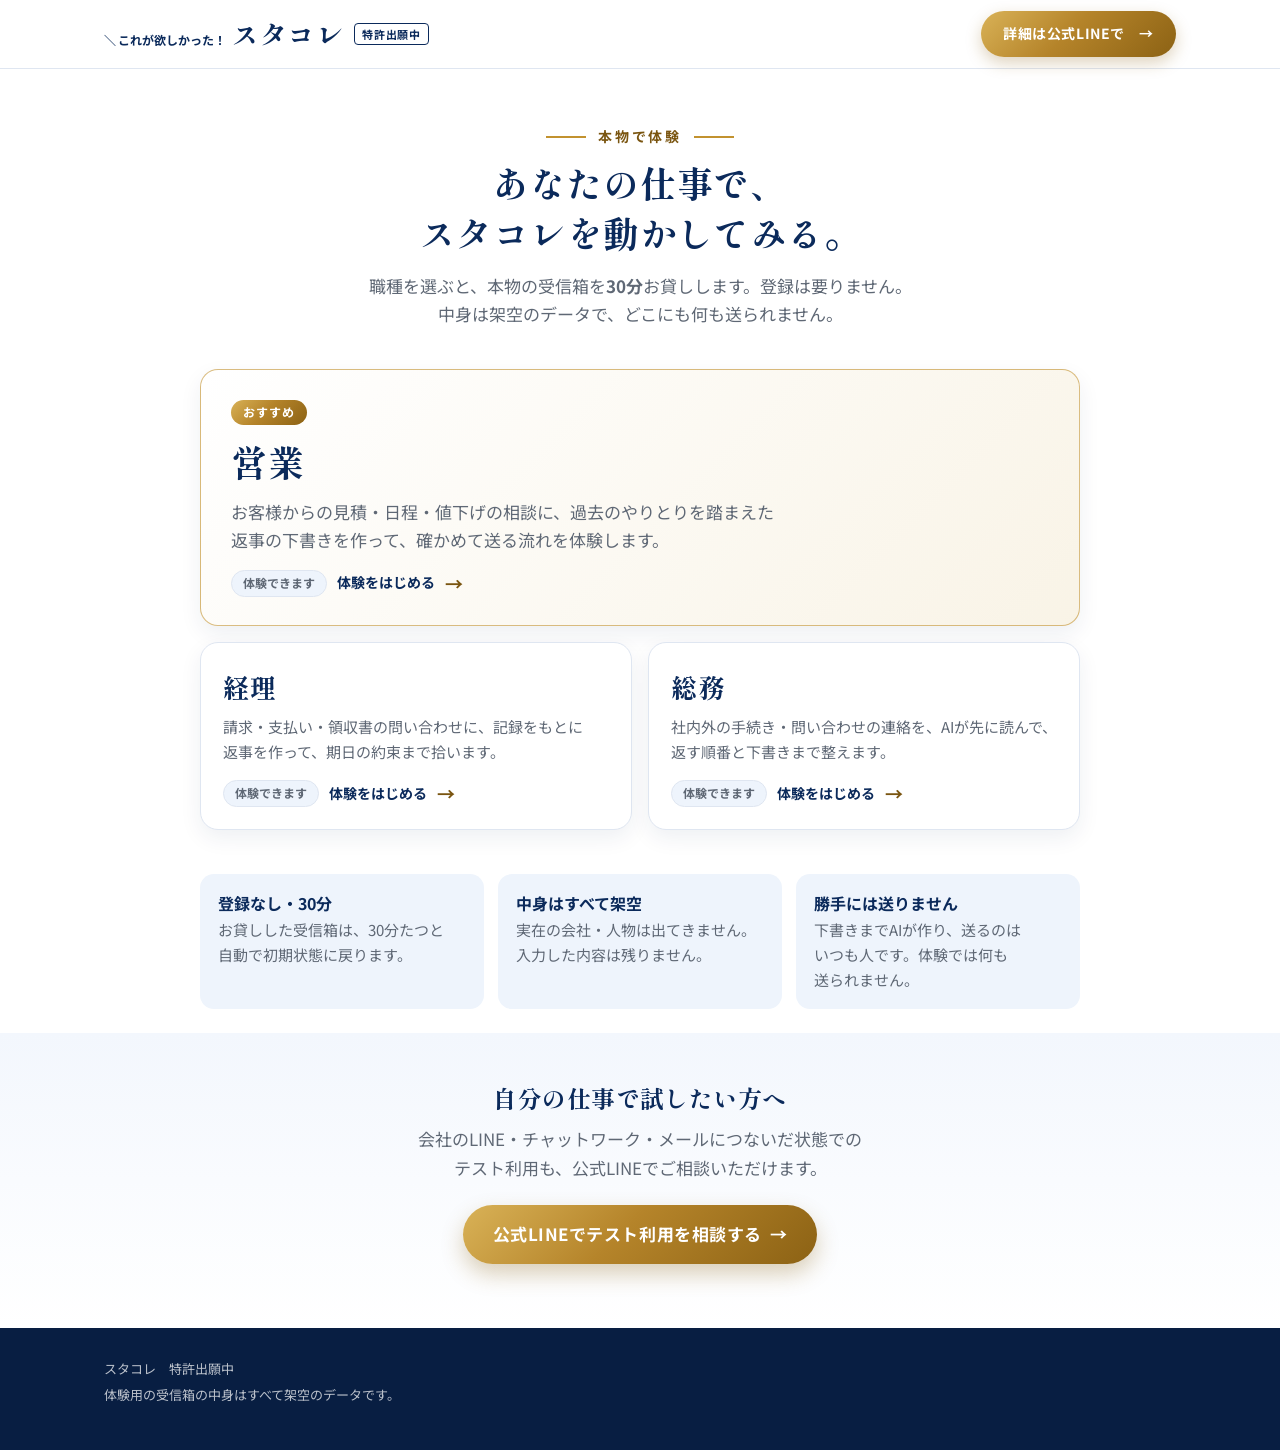
<file: demo/taiken.html>
<!doctype html>
<html lang="ja">
<head>
<meta charset="utf-8">
<meta name="viewport" content="width=device-width, initial-scale=1">
<meta name="robots" content="noindex">
<title>スタコレ｜本物の受信箱を体験</title>
<meta name="description" content="職種を選ぶと、本物の受信箱を30分お貸しします。登録なし。中身はすべて架空のデータで、だれにも何も送られません。">
<link rel="preconnect" href="https://fonts.googleapis.com"><link rel="preconnect" href="https://fonts.gstatic.com" crossorigin>
<link href="https://fonts.googleapis.com/css2?family=Shippori+Mincho+B1:wght@600;700;800&family=Noto+Sans+JP:wght@400;500;700;900&display=swap" rel="stylesheet">
<link rel="stylesheet" href="../css/site.css">
<style>
/* 体験の入口。色・字体は ../css/site.css（LP本体）の変数をそのまま使う */
.tk{padding:56px 0 24px}
.tk h1{text-align:center;font-size:36px}
.tk .lead{margin-top:14px}
.roles{margin:40px auto 0;max-width:880px;display:grid;grid-template-columns:1fr 1fr;gap:16px}
.role{appearance:none;font:inherit;text-align:left;cursor:pointer;background:#fff;color:var(--ink);border:1.5px solid var(--line);border-radius:18px;padding:22px 22px 20px;display:flex;flex-direction:column;gap:6px;box-shadow:0 8px 22px rgba(11,42,91,.07);transition:transform .15s,box-shadow .15s,border-color .15s}
.role:hover:not(:disabled){transform:translateY(-2px);border-color:var(--gold);box-shadow:0 14px 30px rgba(11,42,91,.12)}
.role:focus-visible{outline:3px solid var(--sky);outline-offset:2px}
.role:disabled{cursor:default;opacity:.55}
.role .nm{font-family:var(--mincho);font-weight:800;font-size:26px;color:var(--blue);letter-spacing:.04em}
.role .ds{font-size:15px;color:var(--ink2);line-height:1.65}
.role .st{margin-top:8px;display:flex;align-items:center;justify-content:space-between;gap:10px;font-size:14px;font-weight:700;color:var(--blue)}
.role .st:after{content:"→";color:var(--gold-deep);font-size:18px}
.role .st .badge{margin-right:auto}
.badge{display:inline-block;font-size:12px;font-weight:700;border-radius:999px;padding:2px 11px;background:var(--soft);color:var(--ink2);border:1px solid var(--line)}
.badge.ok{background:#E7F6EC;color:#18733A;border-color:#bfe3cb}
.badge.wait{background:var(--gold-soft);color:var(--gold-deep);border-color:rgba(194,146,47,.45)}
/* 営業は一番大きく（2列ぶんを使い、すこし目立たせる） */
.role.main{grid-column:1 / -1;background:linear-gradient(135deg,#fff 0%,#F7F0DF 130%);border-color:rgba(194,146,47,.6);padding:30px 30px 26px}
.role.main .nm{font-size:36px}
.role.main .ds{font-size:17px;max-width:560px}
.role.main .tagl{display:inline-block;align-self:flex-start;font-size:12px;font-weight:700;color:#fff;background:var(--goldgrad);border-radius:999px;padding:2px 12px;letter-spacing:.08em}
.panel{margin:28px auto 0;max-width:880px;border-radius:16px;padding:18px 22px;font-size:16px;display:none}
.panel.show{display:block}
.panel.busy{background:var(--soft);border:1px solid var(--line);color:var(--blue);font-weight:700;display:flex;align-items:center;gap:14px}
.panel.busy small{font-weight:400;color:var(--ink2);display:block;margin-top:2px}
.panel.warn{background:var(--gold-soft);border:1px solid rgba(194,146,47,.45);color:#4d3a10}
.panel.err{background:#FDECEA;border:1px solid #f1c0bb;color:#7a2b25}
.panel .row{margin-top:12px;display:flex;flex-wrap:wrap;gap:10px}
.panel .btn{padding:10px 22px;font-size:15px;box-shadow:none}
.spin{width:22px;height:22px;border-radius:50%;border:3px solid var(--line);border-top-color:var(--gold);animation:sp 1s linear infinite;flex:none}
@keyframes sp{to{transform:rotate(360deg)}}
@media (prefers-reduced-motion:reduce){.spin{animation-duration:3s}.role{transition:none}}
.pts{margin:44px auto 0;max-width:880px;display:grid;grid-template-columns:repeat(3,1fr);gap:14px;padding:0;list-style:none}
.pts li{background:var(--soft);border-radius:14px;padding:16px 18px;font-size:15px;color:var(--ink2);line-height:1.65}
.pts b{display:block;font-size:16px;color:var(--blue);margin-bottom:2px}
.ct{padding:48px 0 64px;text-align:center}
.ct h2{font-size:24px}
.ct p{margin:10px auto 22px;max-width:560px;color:var(--ink2)}
@media(max-width:700px){
  .tk{padding:36px 0 12px}.tk h1{font-size:28px}
  .roles{grid-template-columns:1fr;margin-top:28px}
  .role{padding:18px 18px 16px}.role.main{padding:22px 20px 18px}.role .nm{font-size:24px}.role.main .nm{font-size:30px}.role.main .ds{font-size:16px}
  .pts{grid-template-columns:1fr;margin-top:30px}
  .ct h2{font-size:21px}
}
.w{padding:0 16px}
@media(min-width:700px){.w{padding:0 24px}}
</style>
</head>
<body>

<header class="top"><div class="w">
  <a class="logo" href="../index.html">スタコレ<small>これが欲しかった</small><span class="pat">特許出願中</span></a>
  <a class="cta" href="https://line.me/R/ti/p/@232zafzm">詳細は<span class="long">公式</span>LINEで</a>
</div></header>

<main>
<section class="tk"><div class="w">
  <div class="kk">本物で体験</div>
  <h1>あなたの仕事で、<br>スタコレを動かしてみる。</h1>
  <p class="lead">職種を選ぶと、本物の受信箱を<b>30分</b>お貸しします。登録は要りません。<br>中身は架空のデータで、どこにも何も送られません。</p>

  <div class="roles" id="roles">
    <button class="role main" data-role="営業" type="button">
      <span class="tagl">おすすめ</span>
      <span class="nm">営業</span>
      <span class="ds">お客様からの見積・日程・値下げの相談に、過去のやりとりを踏まえた返事の下書きを作って、確かめて送る流れを体験します。</span>
      <span class="st"><span class="badge" data-badge>空きを確認中</span>体験をはじめる</span>
    </button>
    <button class="role" data-role="経理" type="button">
      <span class="nm">経理</span>
      <span class="ds">請求・支払い・領収書の問い合わせに、記録をもとに返事を作って、期日の約束まで拾います。</span>
      <span class="st"><span class="badge" data-badge>空きを確認中</span>体験をはじめる</span>
    </button>
    <button class="role" data-role="総務" type="button">
      <span class="nm">総務</span>
      <span class="ds">社内外の手続き・問い合わせの連絡を、AIが先に読んで、返す順番と下書きまで整えます。</span>
      <span class="st"><span class="badge" data-badge>空きを確認中</span>体験をはじめる</span>
    </button>
  </div>

  <div class="panel" id="panel" role="status" aria-live="polite"></div>

  <ul class="pts">
    <li><b>登録なし・30分</b>お貸しした受信箱は、30分たつと自動で初期状態に戻ります。</li>
    <li><b>中身はすべて架空</b>実在の会社・人物は出てきません。入力した内容は残りません。</li>
    <li><b>勝手には送りません</b>下書きまでAIが作り、送るのはいつも人です。体験では何も送られません。</li>
  </ul>
</div></section>

<section class="soft ct" id="contact"><div class="w">
  <h2>自分の仕事で試したい方へ</h2>
  <p>会社のLINE・チャットワーク・メールにつないだ状態でのテスト利用も、公式LINEでご相談いただけます。</p>
  <a class="btn" href="https://line.me/R/ti/p/@232zafzm">公式LINEでテスト利用を相談する</a>
</div></section>
</main>

<footer><div class="w">
  <p>スタコレ　特許出願中</p>
  <p>体験用の受信箱の中身はすべて架空のデータです。</p>
</div></footer>

<script>
(function () {
  // 貸し出しの受付（Worker korehoshi-taiken）。変えるときはここだけ
  var API = "https://korehoshi-taiken.m-gomita.workers.dev";
  // Cloudflare Turnstile のサイトキー。受付で Turnstile を有効にしたときだけ入れる（空ならとばす）
  var TURNSTILE_SITEKEY = "";

  var SLUG = { "営業": "sales", "経理": "keiri", "総務": "soumu" };
  var cards = Array.prototype.slice.call(document.querySelectorAll(".role"));
  var panel = document.getElementById("panel");
  var busy = false;
  var tsToken = "", tsWidget = null;

  function el(tag, cls, text) { var e = document.createElement(tag); if (cls) e.className = cls; if (text) e.textContent = text; return e; }
  function show(kind, nodes) {
    panel.className = "panel show " + kind;
    panel.textContent = "";
    nodes.forEach(function (n) { panel.appendChild(n); });
  }
  function hide() { panel.className = "panel"; panel.textContent = ""; }
  function lock(on) { busy = on; cards.forEach(function (c) { c.disabled = on; }); }

  // 空き状況（受付の /roles）。取れなくても押せる
  function badge(card, text, cls) {
    var b = card.querySelector("[data-badge]");
    b.textContent = text;
    b.className = "badge" + (cls ? " " + cls : "");
  }
  function loadRoles() {
    fetch(API + "/roles", { cache: "no-store" }).then(function (r) { return r.json(); }).then(function (j) {
      if (!j || !j.ok) return;
      cards.forEach(function (c) {
        var r = j.roles[SLUG[c.getAttribute("data-role")]];
        if (!r) return;
        if (!r.total) { badge(c, "準備中", "wait"); }
        else if (r.free > 0) { badge(c, "いま空きあり", "ok"); }
        else { badge(c, "満席・あと約" + (r.nextFreeInMin || 30) + "分", "wait"); }
      });
    }).catch(function () {
      cards.forEach(function (c) { badge(c, "体験できます", ""); });
    });
  }

  function contactLink(label) {
    var a = el("a", "btn line", label);
    a.href = "#contact";
    return a;
  }

  function full(role, mins) {
    var retry = el("button", "btn", "もう一度試す");
    retry.type = "button";
    retry.onclick = function () { start(role); };
    var row = el("div", "row"); row.appendChild(retry); row.appendChild(contactLink("公式LINEで相談する"));
    show("warn", [
      el("div", "", "「" + role + "」の体験は、いま満席です。約" + (mins || 30) + "分後に空きます。"),
      el("div", "", "ほかの職種はすぐ体験できることがあります。または、公式LINEからご相談ください。"),
      row
    ]);
    loadRoles();
  }

  function fail(role, message) {
    var retry = el("button", "btn", "もう一度試す");
    retry.type = "button";
    retry.onclick = function () { start(role); };
    var row = el("div", "row"); row.appendChild(retry); row.appendChild(contactLink("公式LINEで相談する"));
    show("err", [el("div", "", message || "うまく用意できませんでした。少し待ってから、もう一度お試しください。"), row]);
  }

  function post(role, token) {
    var ctl = new AbortController();
    var t = setTimeout(function () { ctl.abort(); }, 60000);
    return fetch(API + "/start", {
      method: "POST", headers: { "Content-Type": "application/json" },
      body: JSON.stringify({ role: role, turnstile: token || undefined }), signal: ctl.signal
    }).then(function (r) { return r.json().catch(function () { return { ok: false }; }); })
      .then(function (j) { clearTimeout(t); return j; }, function (e) { clearTimeout(t); throw e; });
  }

  function start(role) {
    if (busy) return;
    lock(true);
    var sp = el("span", "spin"); sp.setAttribute("aria-hidden", "true");
    var msg = el("div", "", "「" + role + "」の受信箱を用意しています");
    msg.appendChild(el("small", "", "10〜20秒ほどかかります。このままお待ちください。"));
    show("busy", [sp, msg]);
    var token = TURNSTILE_SITEKEY ? tsToken : "";
    post(role, token).then(function (j) {
      if (j && j.ok && j.url) {
        show("busy", [sp, el("div", "", "受信箱を開きます")]);
        location.href = j.url;
        return;
      }
      lock(false);
      if (j && j.full) return full(role, j.nextFreeInMin);
      if (j && j.limited) return fail(role, j.error);
      fail(role, j && j.error);
    }).catch(function () { lock(false); fail(role); });
    if (TURNSTILE_SITEKEY && window.turnstile && tsWidget !== null) { tsToken = ""; window.turnstile.reset(tsWidget); }
  }

  cards.forEach(function (c) {
    c.addEventListener("click", function () {
      var role = c.getAttribute("data-role");
      if (TURNSTILE_SITEKEY && !tsToken) { show("warn", [el("div", "", "確認が済むまで少しお待ちください。")]); return; }
      start(role);
    });
  });

  // Turnstile（サイトキーがあるときだけ）
  if (TURNSTILE_SITEKEY) {
    window.onTurnstileLoad = function () {
      var box = el("div", "");
      box.style.cssText = "margin:18px auto 0;max-width:880px;display:flex;justify-content:center";
      document.getElementById("roles").insertAdjacentElement("afterend", box);
      tsWidget = window.turnstile.render(box, { sitekey: TURNSTILE_SITEKEY, callback: function (t) { tsToken = t; }, "expired-callback": function () { tsToken = ""; } });
    };
    var s = document.createElement("script");
    s.src = "https://challenges.cloudflare.com/turnstile/v0/api.js?render=explicit&onload=onTurnstileLoad";
    s.async = true; document.head.appendChild(s);
  }

  // 戻るボタンで戻ってきたとき、押せない状態のままにならないように
  window.addEventListener("pageshow", function (e) { if (e.persisted) { lock(false); hide(); loadRoles(); } });
  loadRoles();
})();
</script>
</body>
</html>
</file>
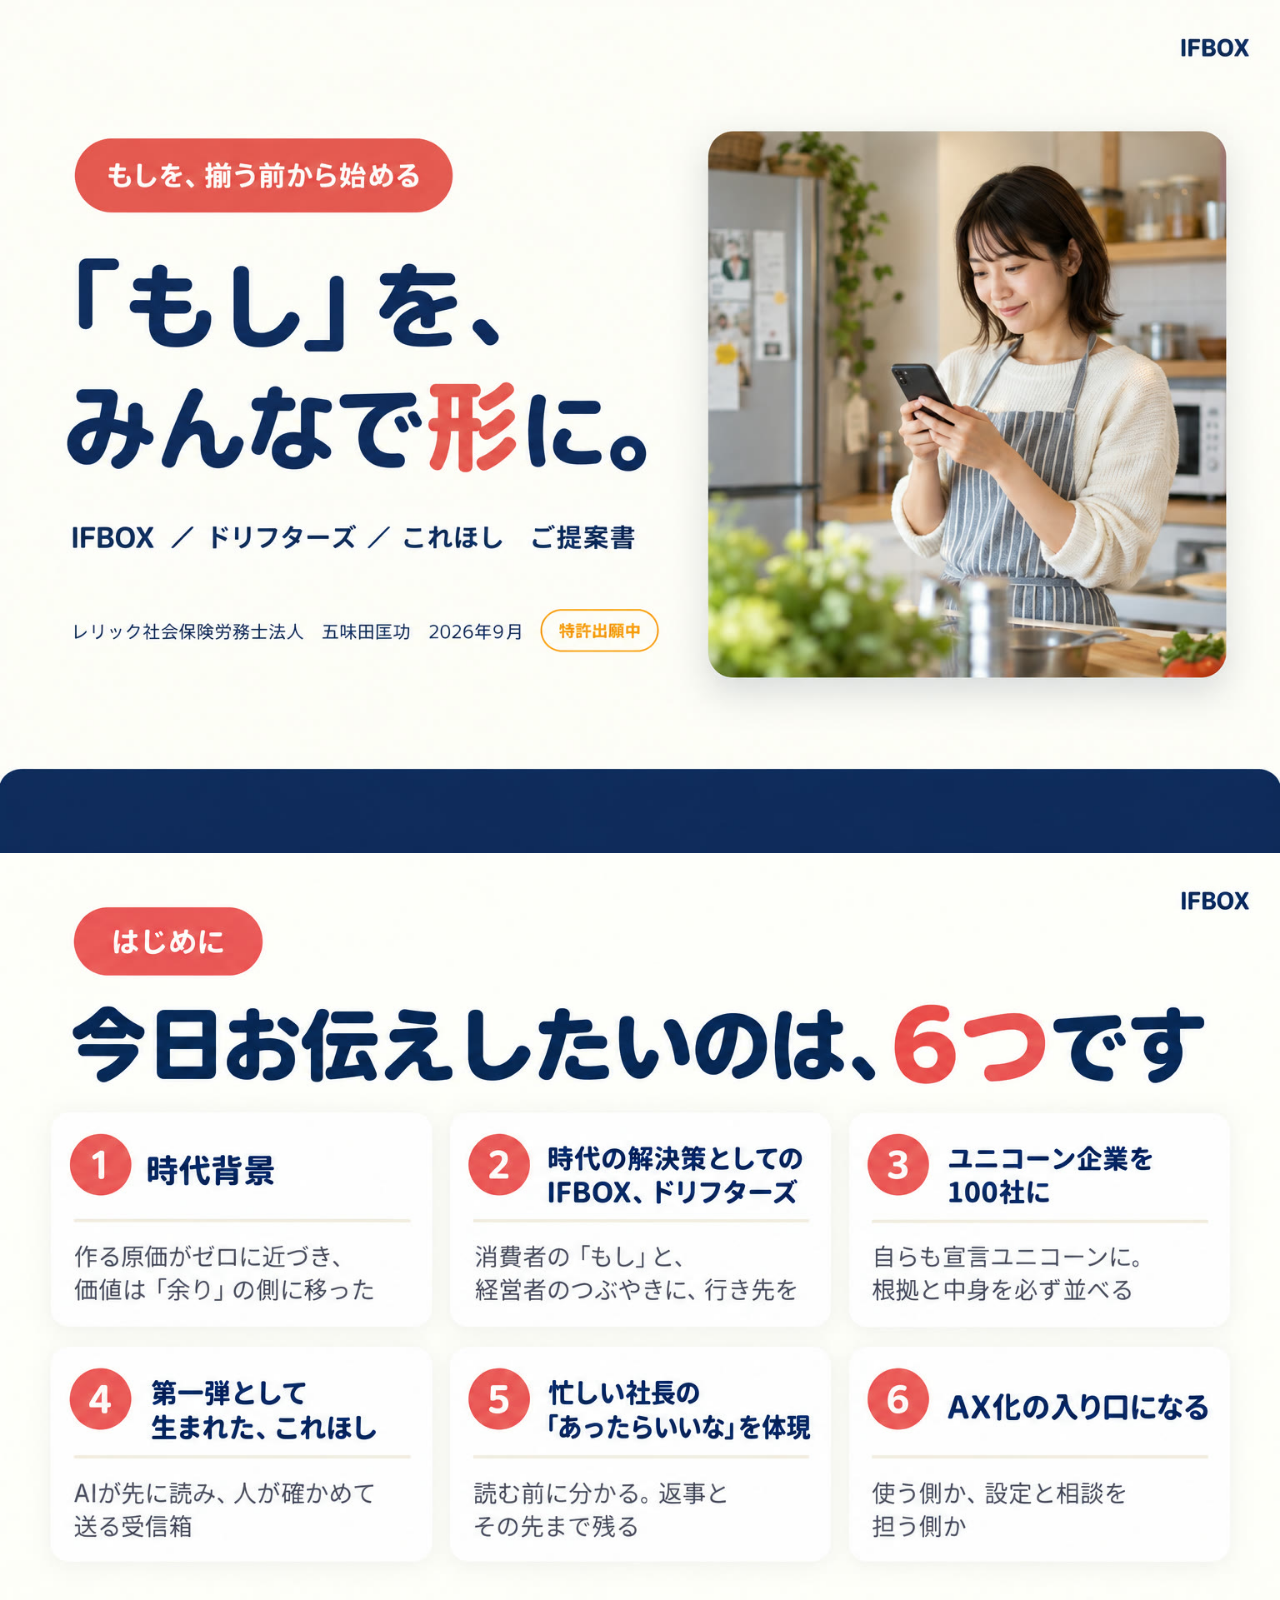
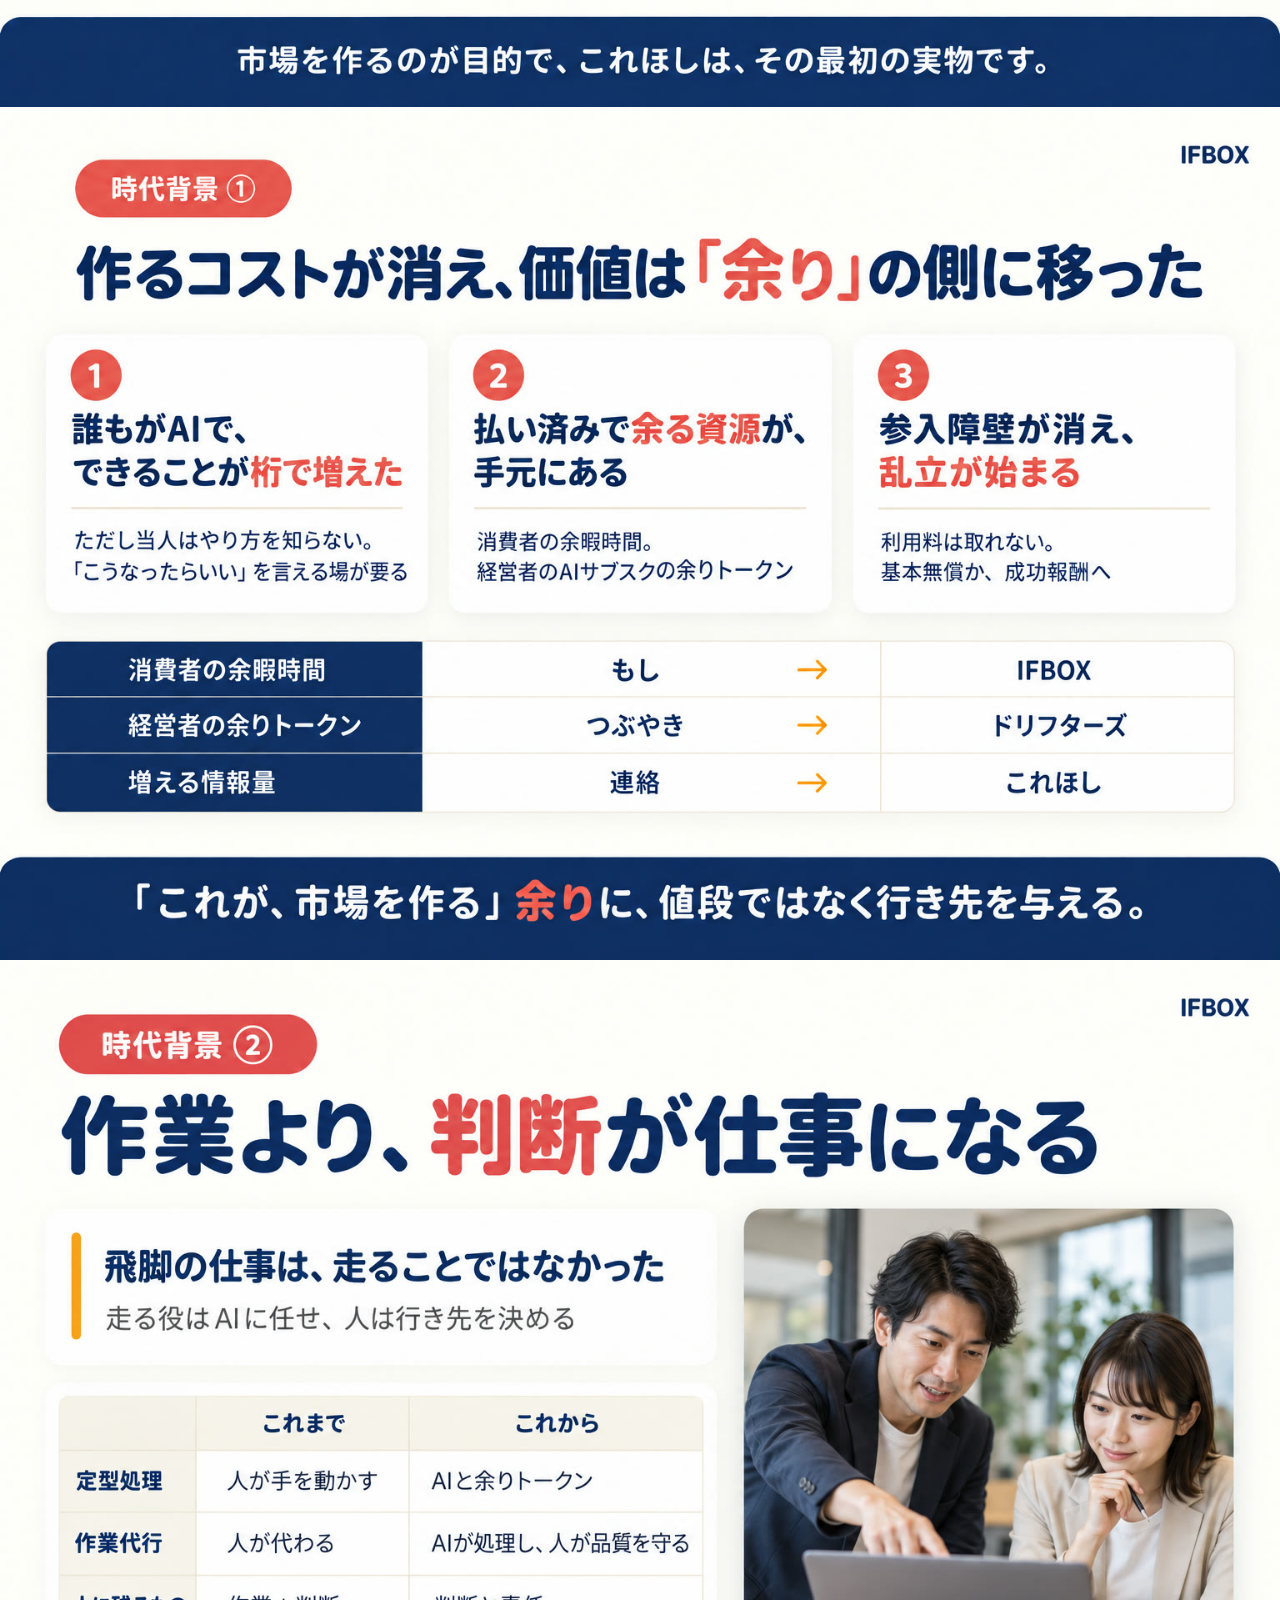
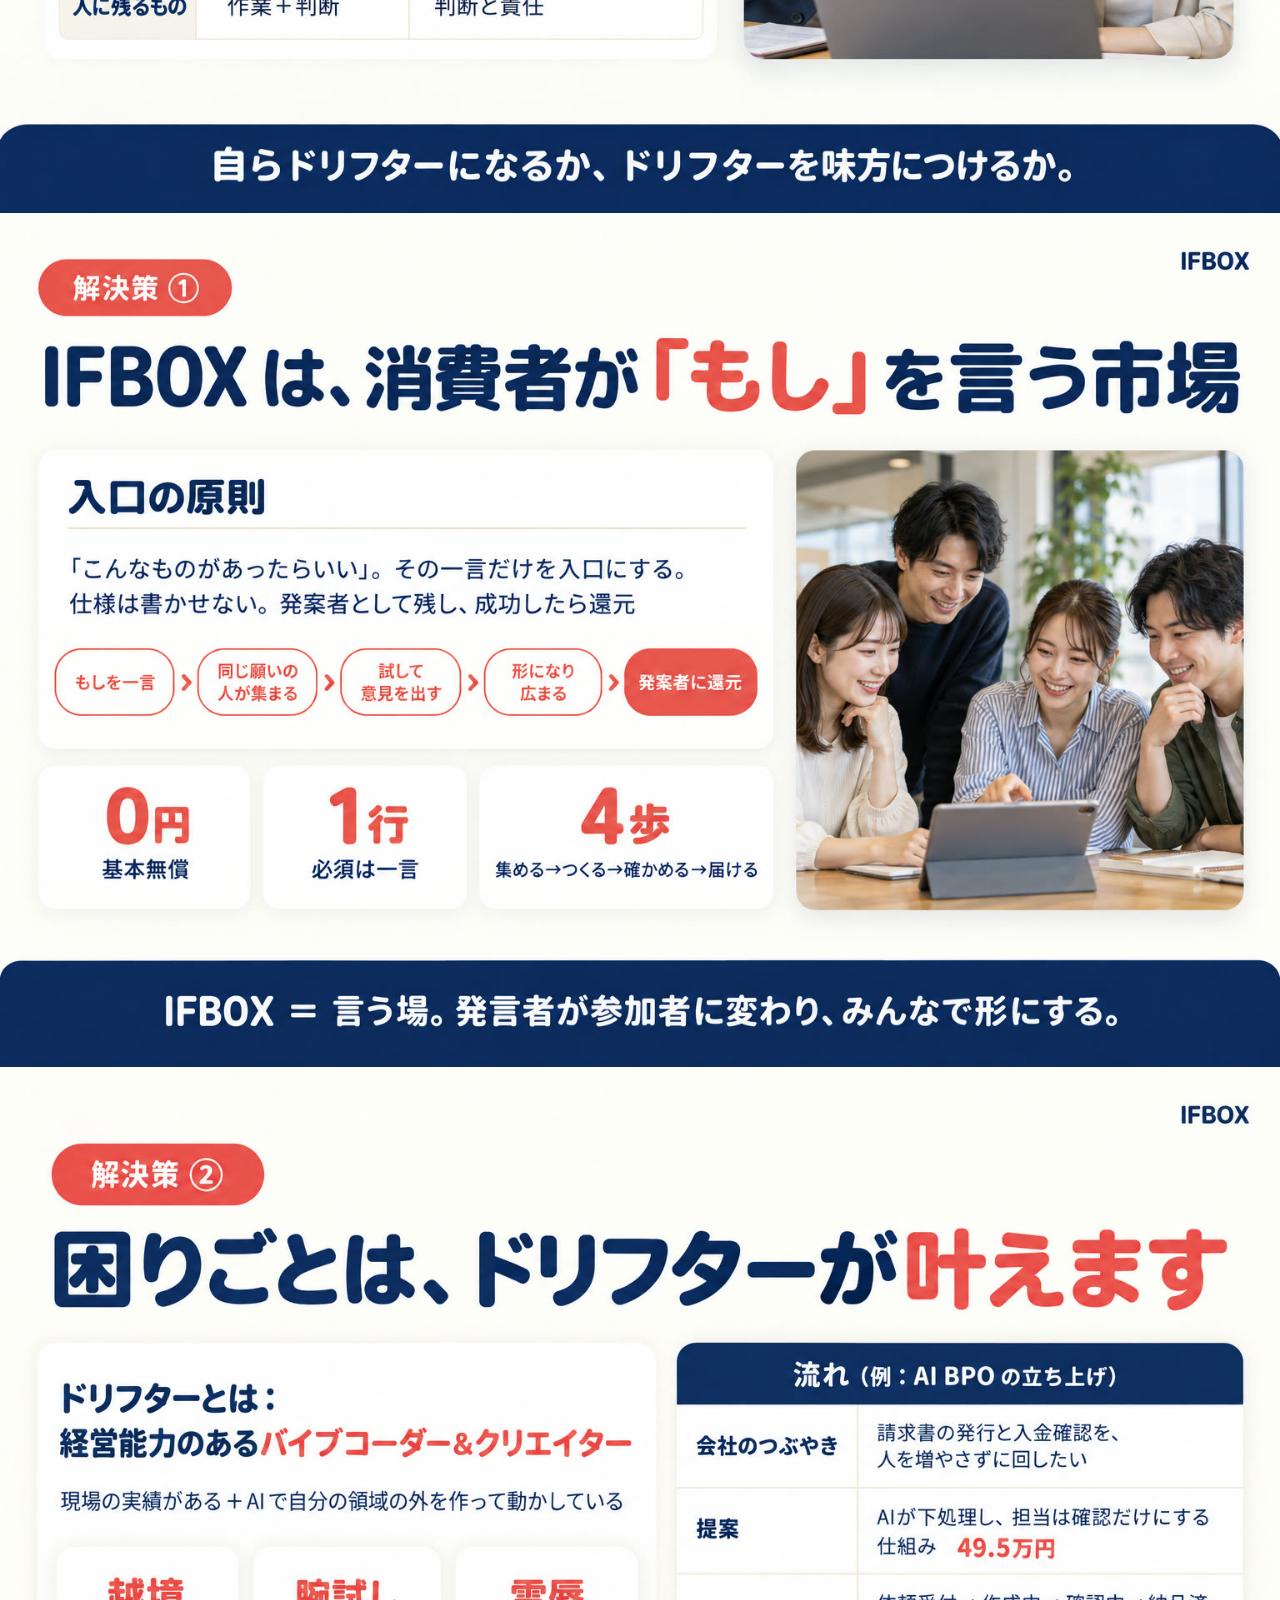
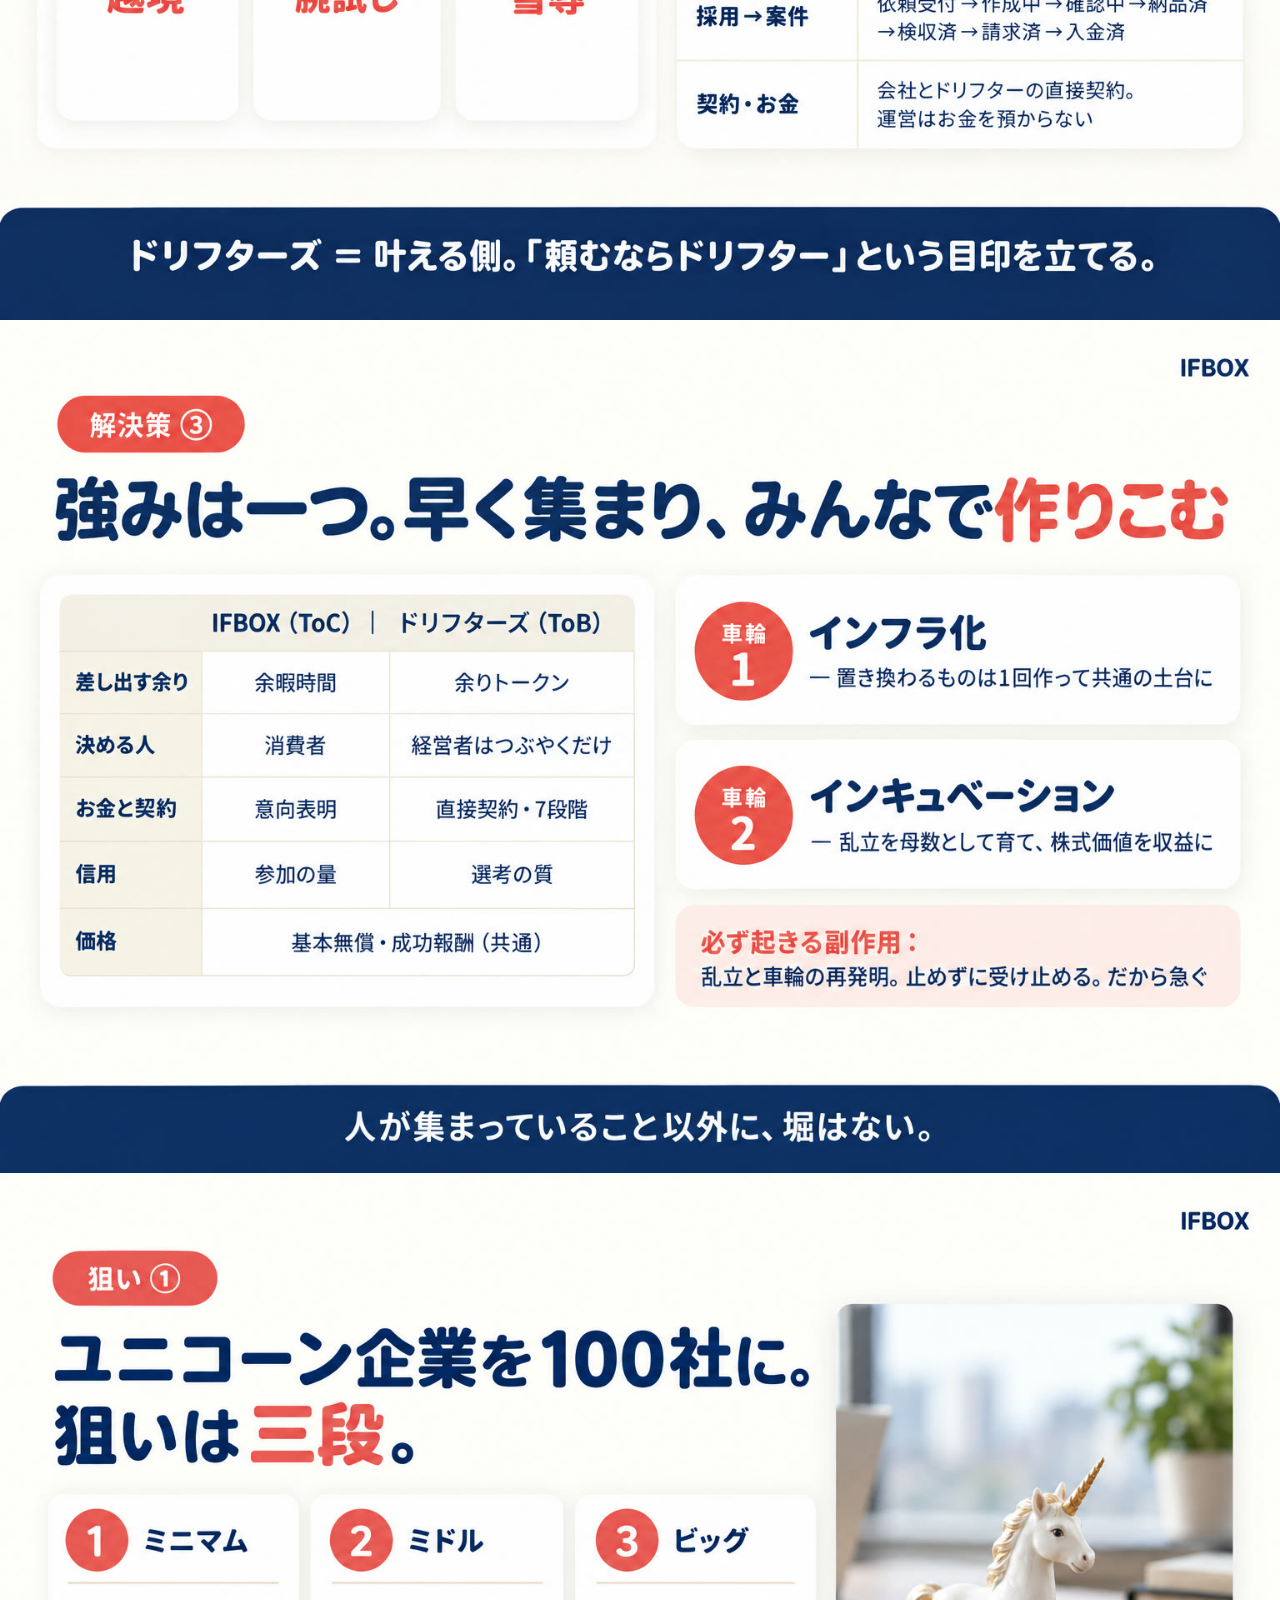
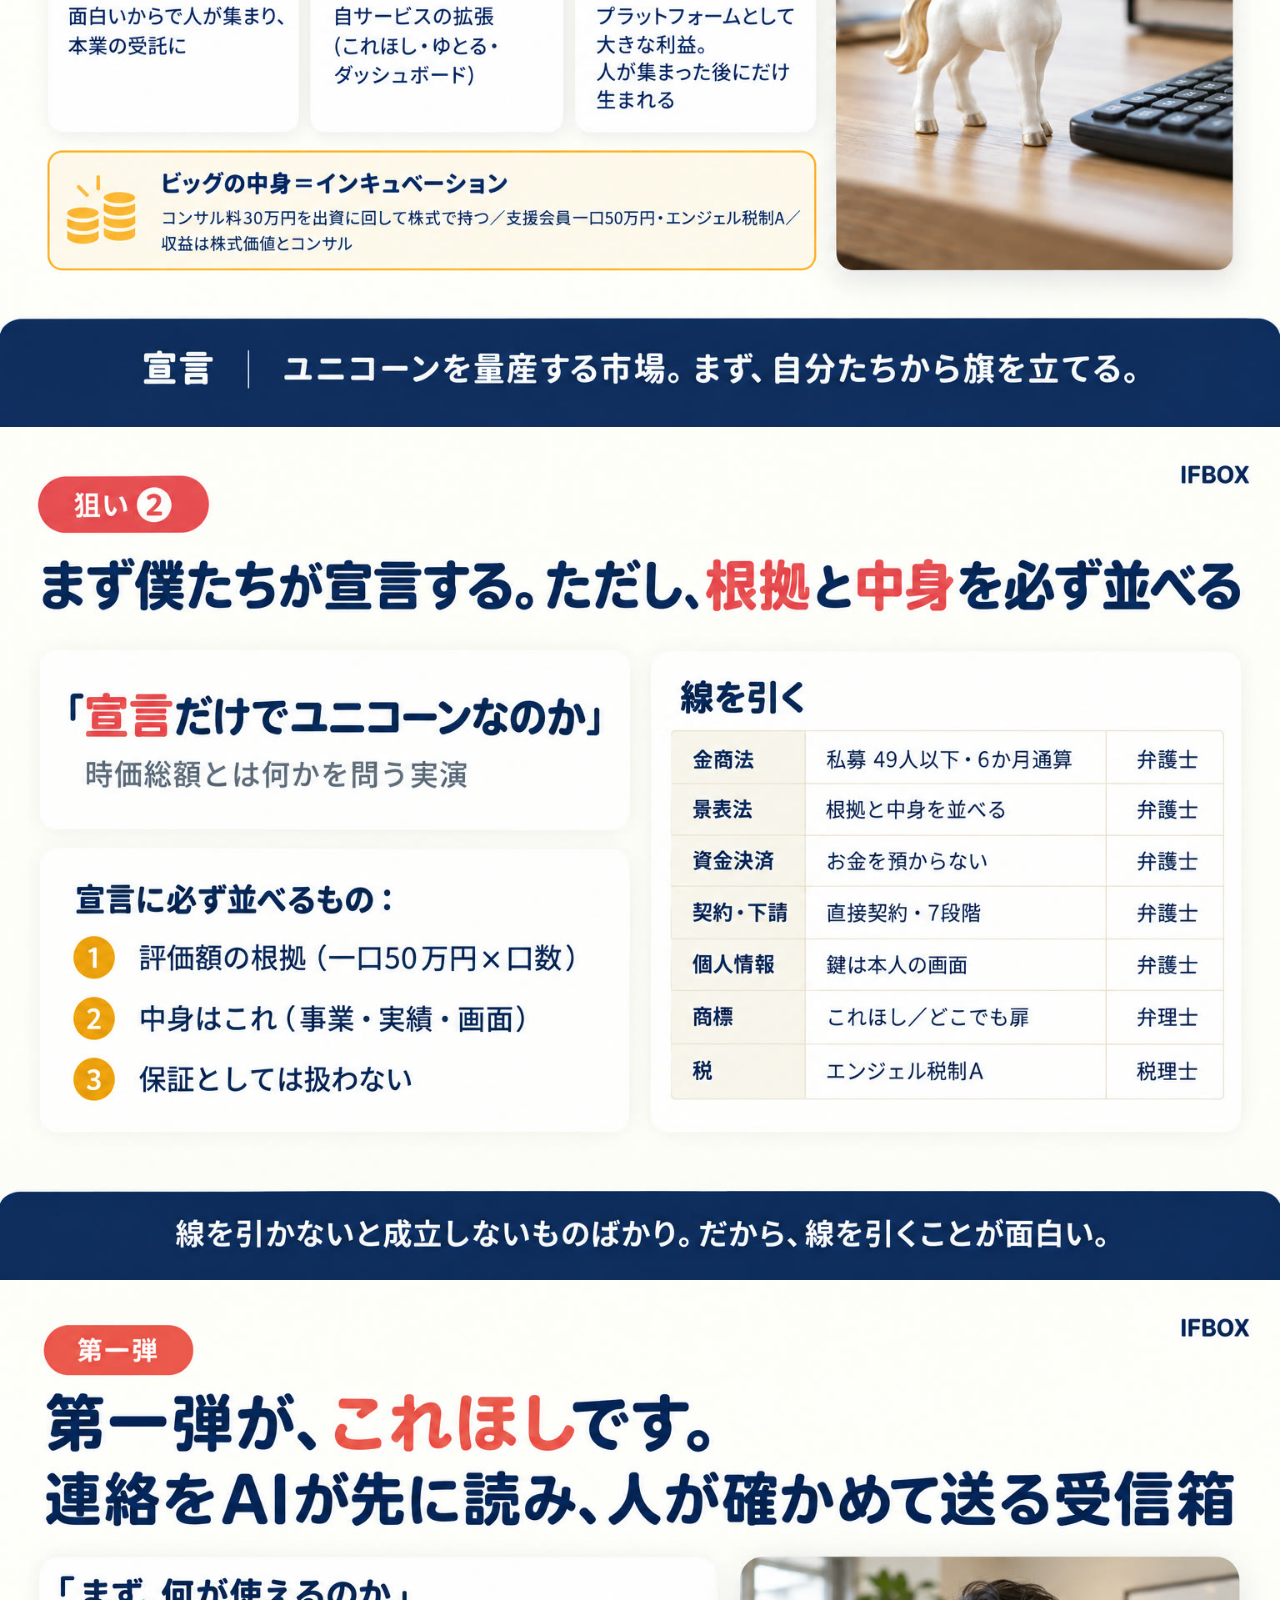
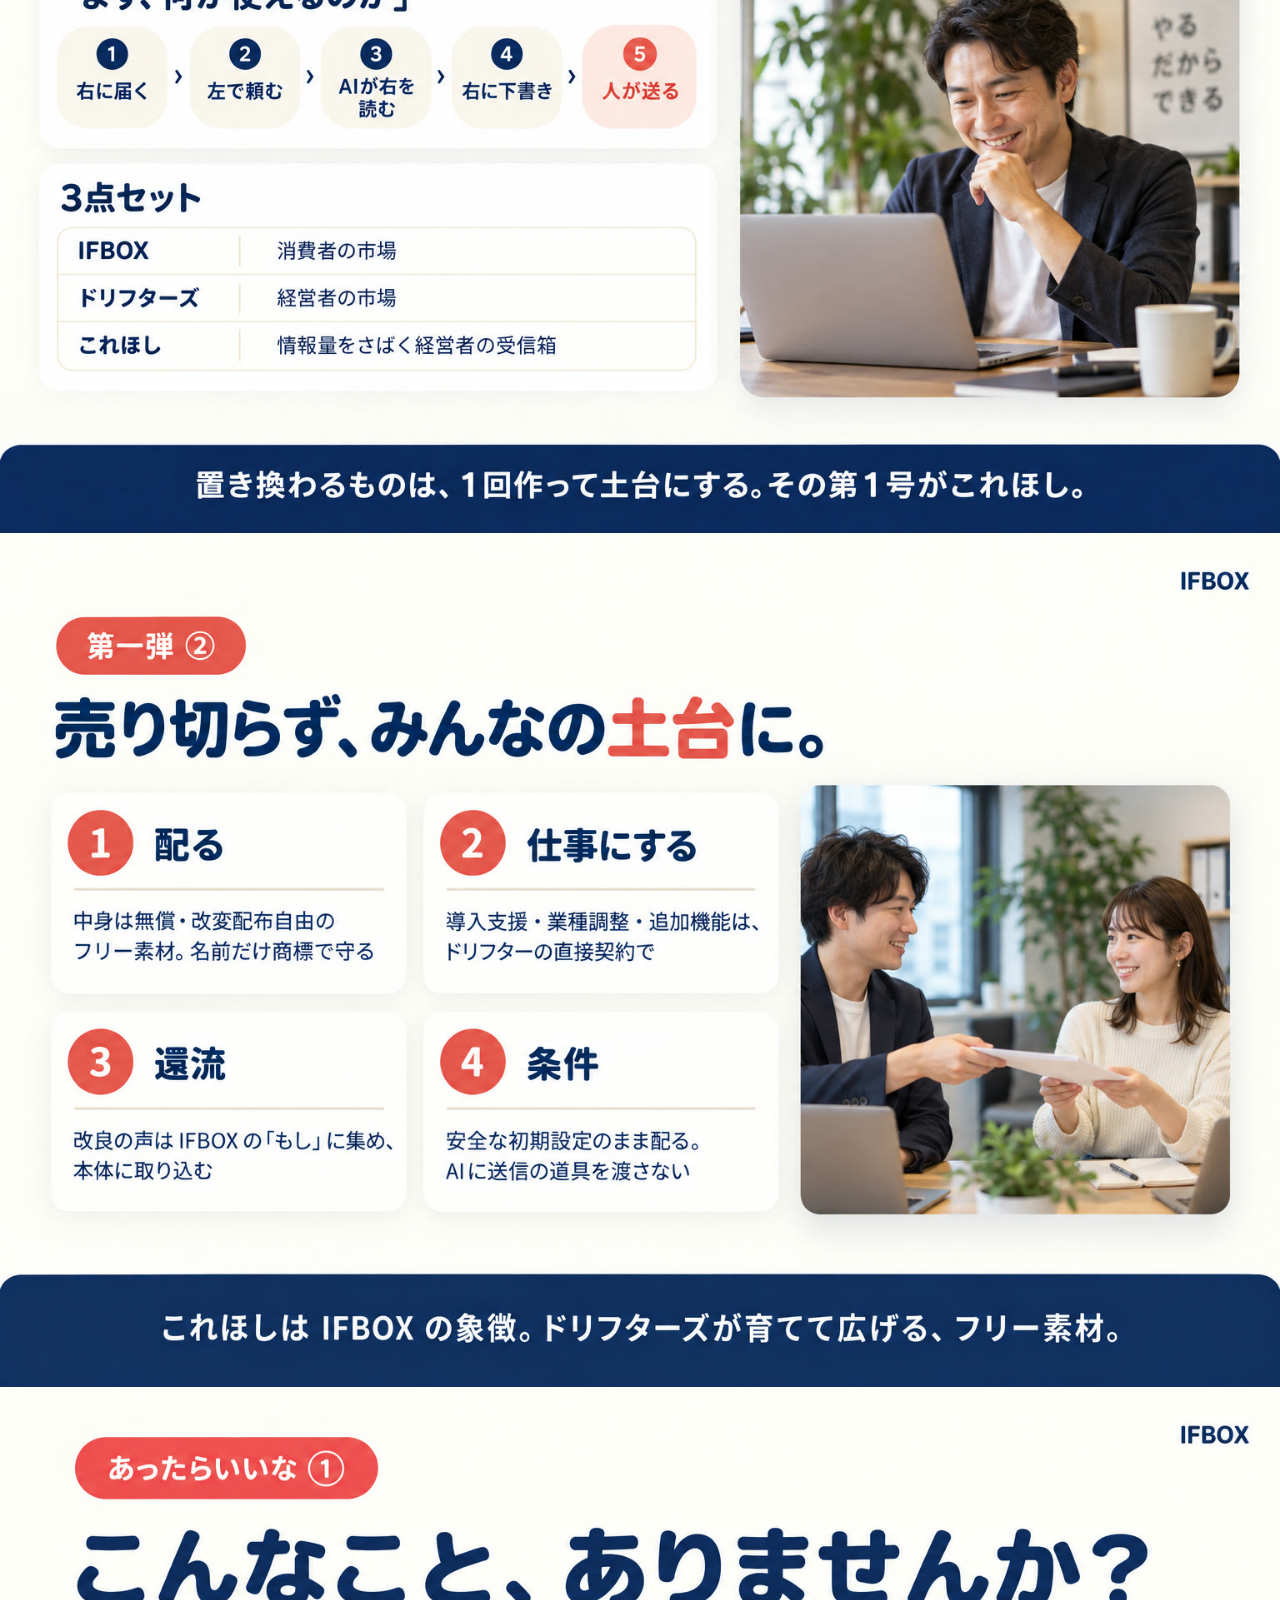
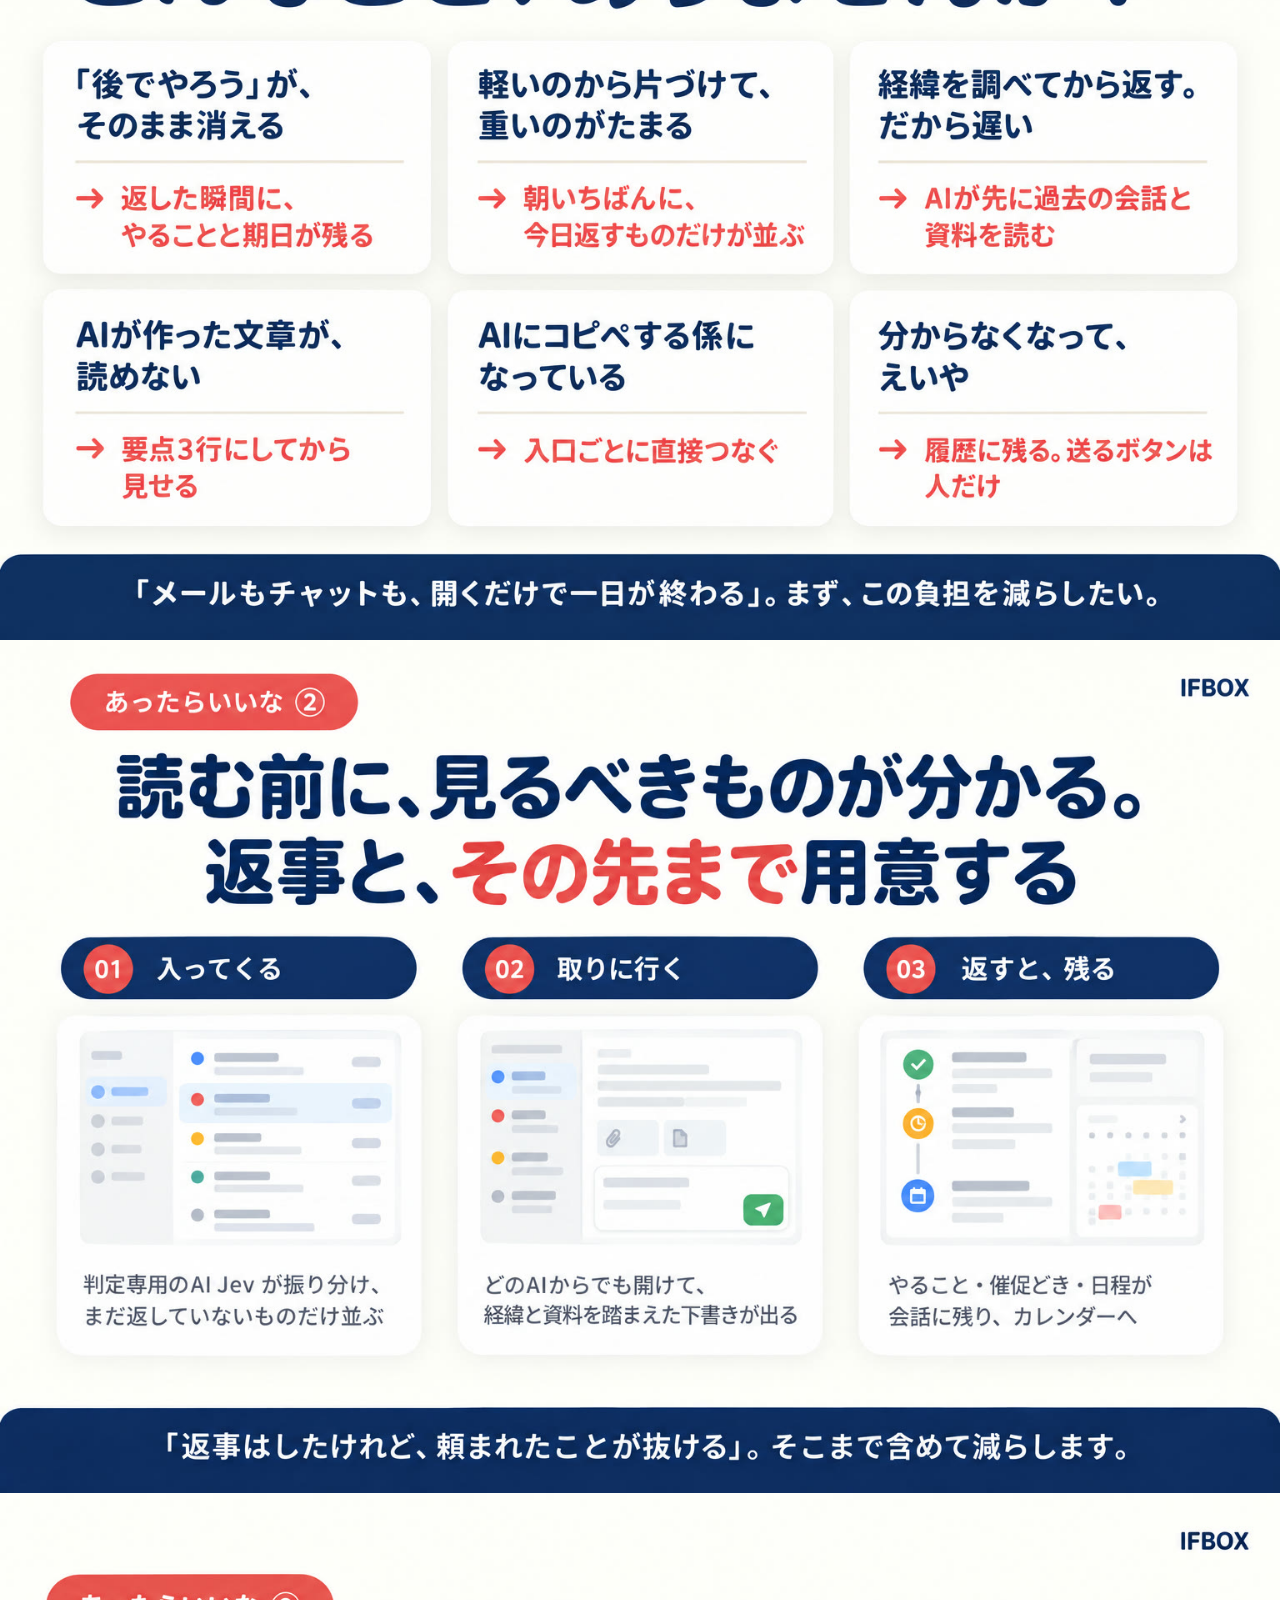
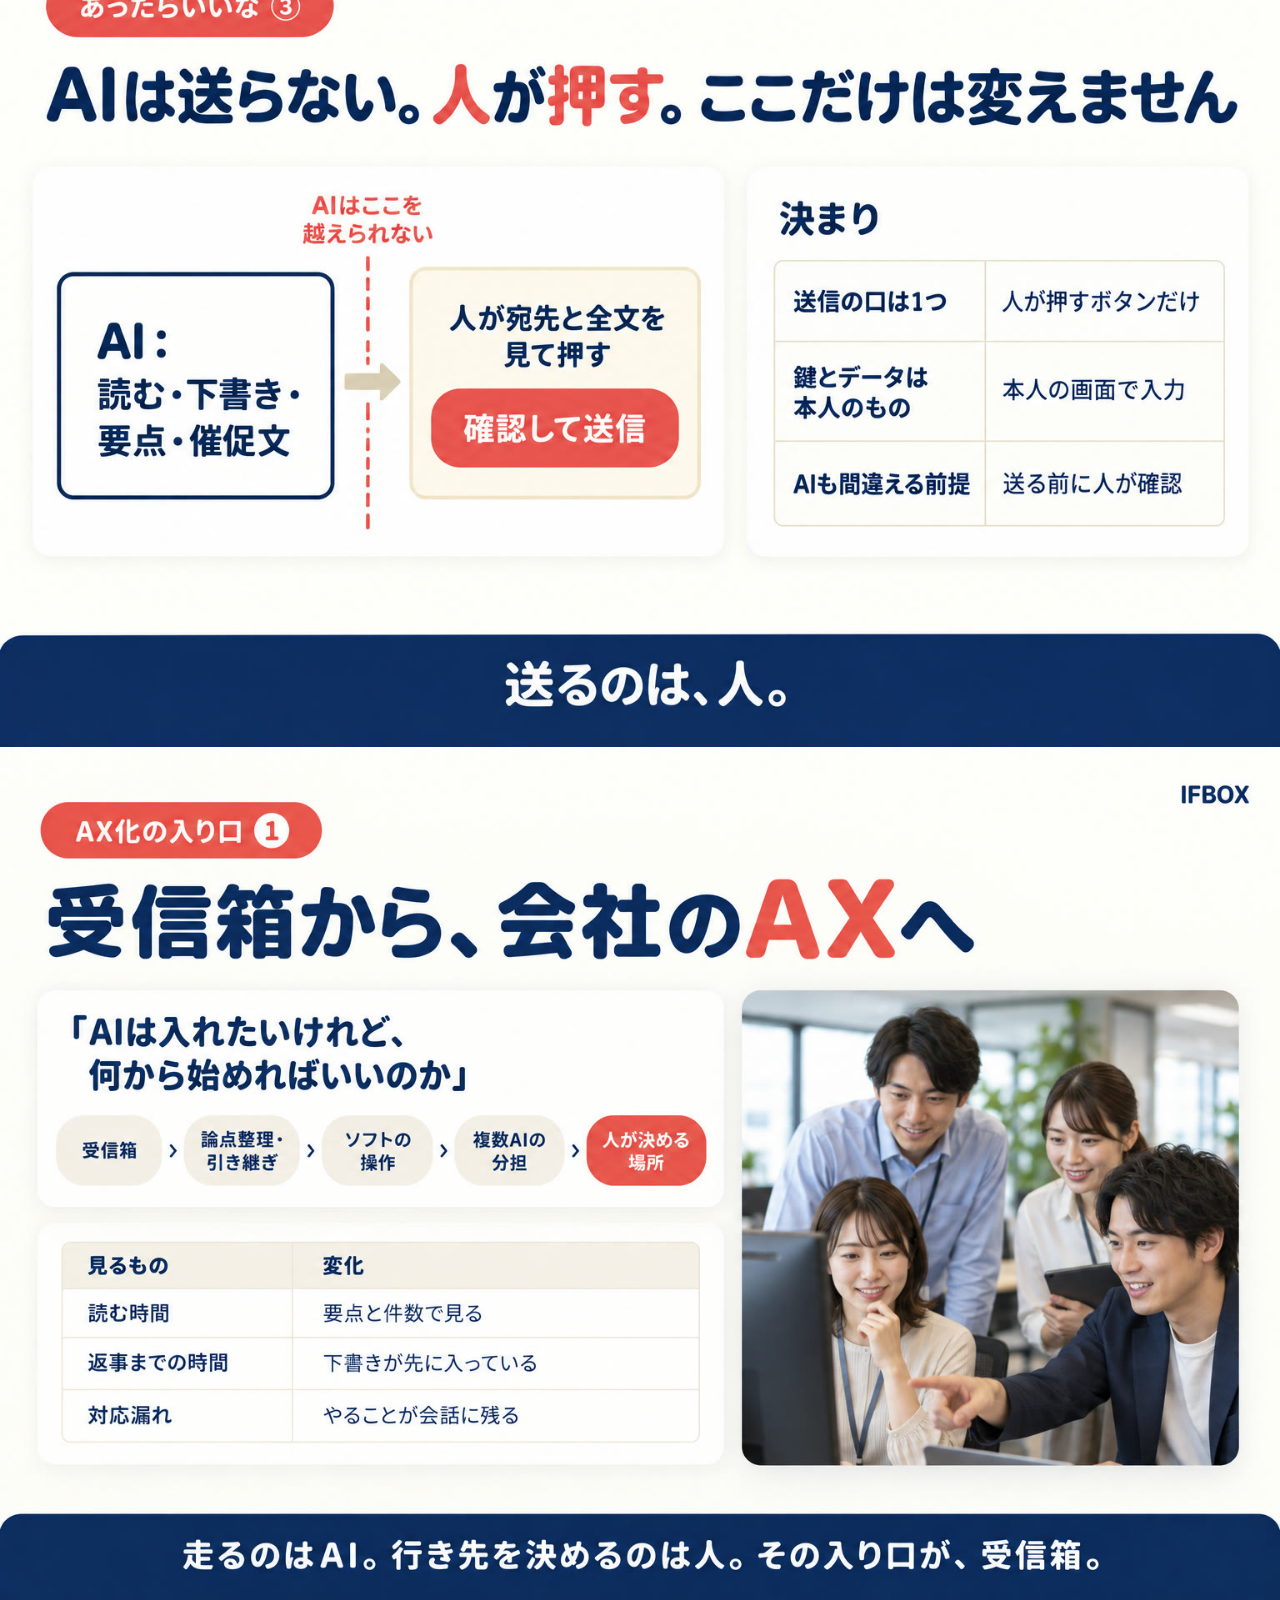
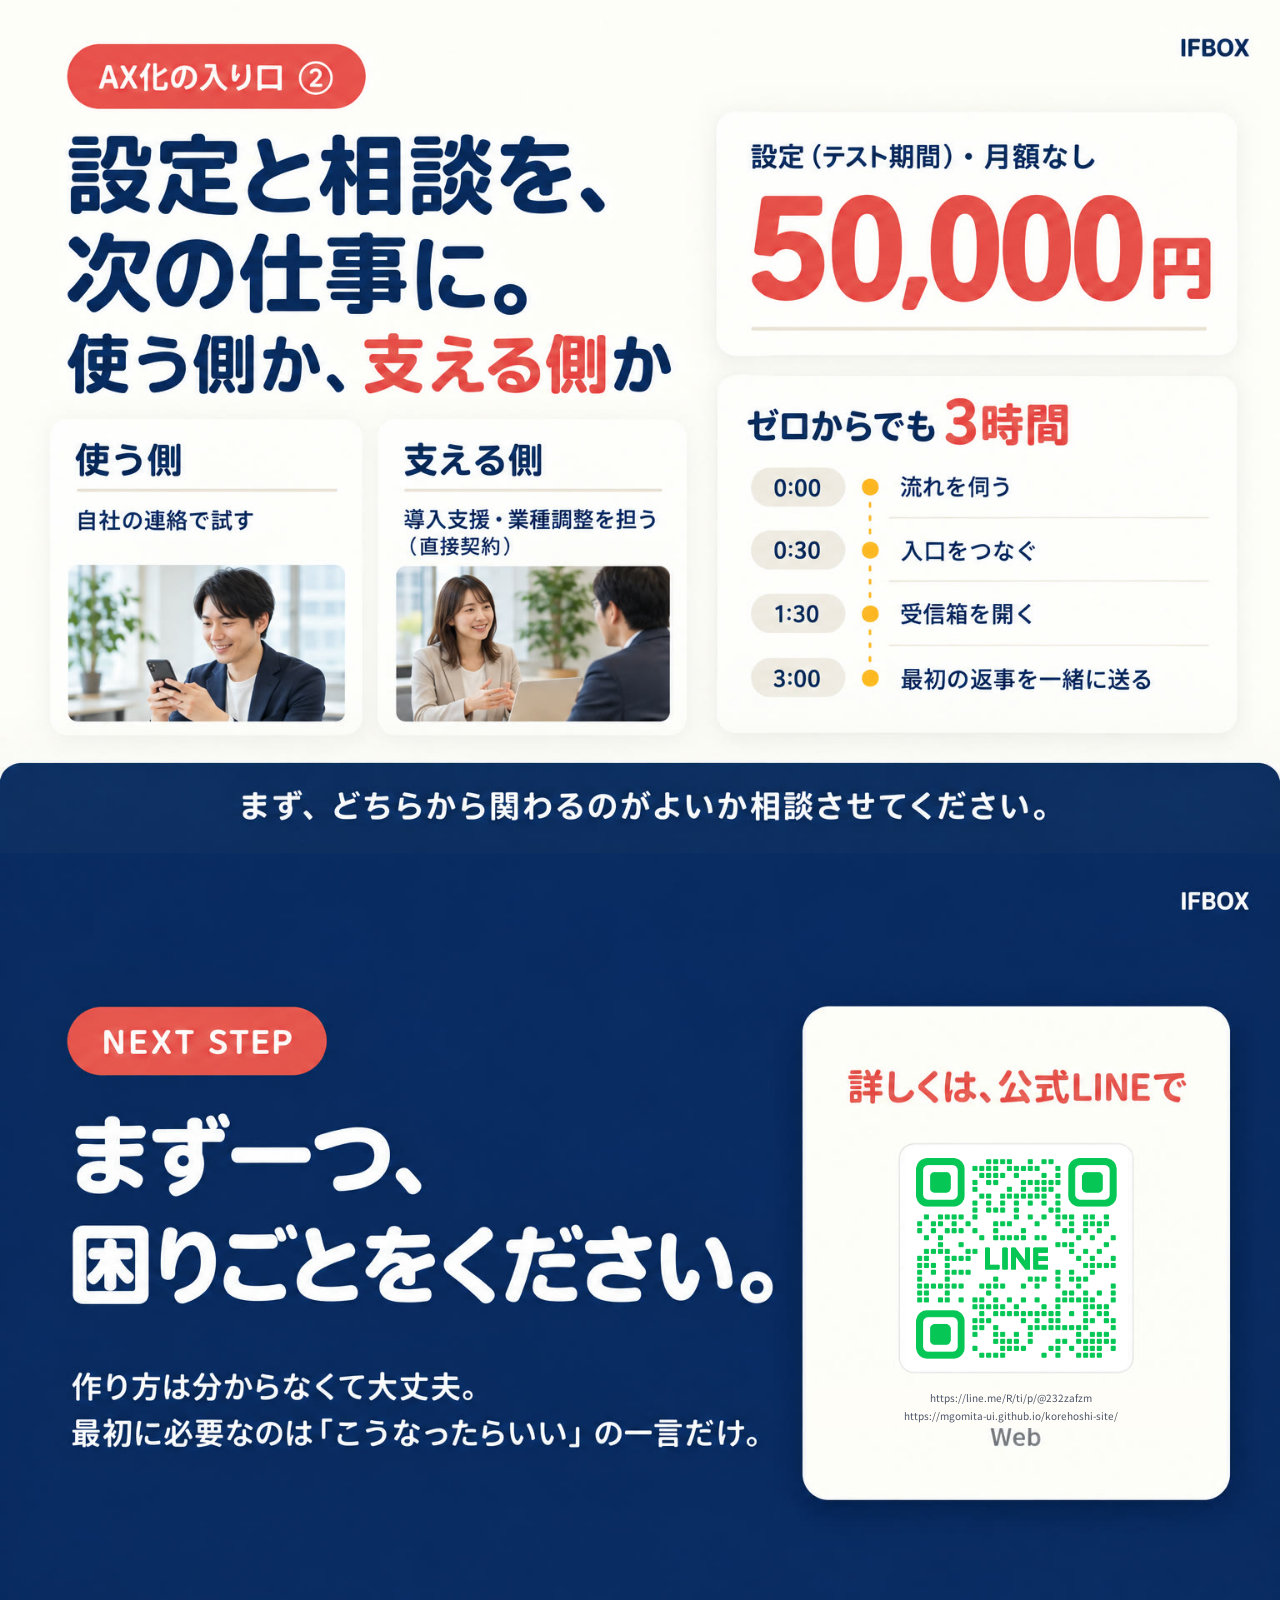
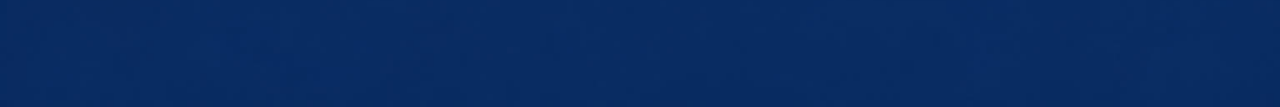
<file: proposal/proposal9.html>
<!doctype html><html lang="ja"><head><meta charset="utf-8"><title>IFBOX／これほし ご提案書</title>
<link href="https://fonts.googleapis.com/css2?family=Noto+Sans+JP:wght@400;700&display=swap" rel="stylesheet">
<style>*{box-sizing:border-box}html,body{margin:0}@page{size:960pt 640pt;margin:0}
.page{width:960pt;height:640pt;position:relative;overflow:hidden;page-break-after:always;background:#FFFDF7}.page:last-child{page-break-after:auto}
.page>img:first-child{width:100%;height:100%;display:block;object-fit:cover}
.qr{position:absolute;left:70.7%;top:34.4%;width:17.4%;height:auto;background:#fff;border-radius:6pt}
.urls{position:absolute;left:63.5%;top:62.5%;width:31%;text-align:center;font-family:"Noto Sans JP",sans-serif;font-size:7.5pt;color:#4a5468;line-height:1.8;background:#FFFDF7;padding:2pt 0}
</style></head><body><section class="page"><img src="pages25/p01.jpg"></section>
<section class="page"><img src="pages25/p02.jpg"></section>
<section class="page"><img src="pages25/p03.jpg"></section>
<section class="page"><img src="pages25/p04.jpg"></section>
<section class="page"><img src="pages25/p05.jpg"></section>
<section class="page"><img src="pages25/p06.jpg"></section>
<section class="page"><img src="pages25/p07.jpg"></section>
<section class="page"><img src="pages25/p08.jpg"></section>
<section class="page"><img src="pages25/p09.jpg"></section>
<section class="page"><img src="pages25/p10.jpg"></section>
<section class="page"><img src="pages25/p11.jpg"></section>
<section class="page"><img src="pages25/p12.jpg"></section>
<section class="page"><img src="pages25/p13.jpg"></section>
<section class="page"><img src="pages25/p14.jpg"></section>
<section class="page"><img src="pages25/p15.jpg"></section>
<section class="page"><img src="pages25/p16.jpg"></section>
<section class="page"><img src="pages25/p17.jpg"><img class="qr" src="../img/line-qr.png"><div class="urls">https://line.me/R/ti/p/@232zafzm<br>https://mgomita-ui.github.io/korehoshi-site/</div></section>
</body></html>
</file>
<file: css/site.css>
/* これほし 共通の見た目（1通目＝まず見る版 index.html／2通目＝詳しい版 more/ で共用）
   文字の決まり（2026-10-03、GPT-6と相談）：明朝＝大見出しと核の一言だけ。本文・小見出し・ボタンはゴシック。
   大きさは5段：PC 44/32/22/17/14、スマホ 30/24/20/16/14。強調は1画面2〜3か所、マーカーは1か所。 */
:root{--blue:#0B2A5B;--blue2:#081E42;--sky:#1F5FBF;--soft:#EEF4FC;--ink:#2b3445;--ink2:#5F6875;--line:#dfe6f1;
  --gold:#C2922F;--gold-deep:#7A5510;--gold-soft:#F7F0DF;--goldgrad:linear-gradient(135deg,#D9B257 0%,#B5842A 45%,#8C6214 100%);
  --red:#c8473f;--green:#06c755;--mincho:"Shippori Mincho B1","Noto Serif JP","Yu Mincho",serif}
*{box-sizing:border-box}
html{scroll-behavior:smooth}
body{margin:0;font-family:"Noto Sans JP",sans-serif;color:var(--ink);background:#fff;font-size:17px;line-height:1.7;word-break:auto-phrase;line-break:strict;-webkit-font-smoothing:antialiased}
img,video{max-width:100%;display:block}
a{color:inherit}
.w{max-width:1120px;margin:0 auto;padding:0 24px}
h1,h2{font-family:var(--mincho);font-weight:700;color:var(--blue);letter-spacing:.02em;margin:0;text-wrap:balance}
h1{font-size:44px;line-height:1.4}
h2{font-size:32px;line-height:1.45;text-align:center}
h3{font-size:22px;line-height:1.5;color:var(--blue);margin:0;font-weight:700}
p{margin:0;text-wrap:pretty}
.lead{text-align:center;color:var(--ink2);margin:12px auto 0;max-width:660px}
.mk{background:linear-gradient(transparent 70%,rgba(194,146,47,.35) 70%)}
.kk{display:flex;align-items:center;justify-content:center;gap:12px;color:var(--gold-deep);font-size:14px;font-weight:700;letter-spacing:.2em;margin-bottom:8px}
.kk:before,.kk:after{content:"";width:40px;height:1.5px;background:var(--gold)}
section{padding:80px 0}
section.soft{background:linear-gradient(180deg,#F3F7FD 0%,#fff 100%)}
.btn{display:inline-block;background:var(--goldgrad);color:#fff;font-weight:700;text-decoration:none;border-radius:999px;padding:15px 30px;font-size:17px;letter-spacing:.03em;box-shadow:0 10px 22px rgba(140,98,20,.3);text-align:center}
.btn:after{content:"→";margin-left:8px}
.btn:hover{filter:brightness(1.06)}
.btn.line{background:#fff;color:var(--blue);border:2px solid var(--blue);box-shadow:none}
.pat{display:inline-block;font-size:11px;font-weight:700;color:var(--blue);border:1.5px solid var(--blue);border-radius:4px;padding:1px 7px;letter-spacing:.06em;vertical-align:3px;font-family:"Noto Sans JP",sans-serif}
.note{text-align:center;margin-top:16px;font-size:14px;color:var(--ink2)}
.fake{font-size:12px;color:var(--ink2)}

/* ヘッダー */
.top{position:sticky;top:0;z-index:10;background:rgba(255,255,255,.94);backdrop-filter:blur(8px);border-bottom:1px solid var(--line)}
.top .w{display:flex;align-items:center;justify-content:space-between;height:64px;gap:12px}
.logo{font-family:var(--mincho);font-weight:800;font-size:24px;color:var(--blue);text-decoration:none;letter-spacing:.04em;display:flex;align-items:center;gap:10px;white-space:nowrap}
.top .btn{padding:9px 18px;font-size:14px;box-shadow:0 6px 14px rgba(140,98,20,.25)}

/* トップ */
.hero{position:relative;background:#F4F8FD url(../img/line/hero-bg.jpg) right center/cover no-repeat;padding:56px 0 72px}
.hero:before{content:"";position:absolute;inset:0;background:linear-gradient(100deg,rgba(255,255,255,.98) 0%,rgba(255,255,255,.95) 48%,rgba(255,255,255,.6) 75%,rgba(255,255,255,.35) 100%)}
.hero .w{position:relative;display:grid;grid-template-columns:1.05fr .95fr;gap:40px;align-items:center}
.hero .tag{display:inline-block;font-size:14px;font-weight:700;color:var(--gold-deep);background:var(--gold-soft);border:1px solid rgba(194,146,47,.45);border-radius:999px;padding:3px 14px;margin-bottom:14px}
.hero .sub{font-size:22px;font-weight:700;color:var(--blue);margin-top:18px;line-height:1.5}
.hero .p{margin-top:14px}
.hero .cta{margin-top:28px;display:flex;flex-wrap:wrap;align-items:center;gap:10px 18px}
.hero .try{margin-top:14px;font-size:14px;color:var(--ink2)}.hero .try a{color:var(--blue);font-weight:700}
.price1{font-size:14px;color:var(--ink2)}.price1 b{font-family:var(--mincho);font-size:22px;color:var(--blue);margin:0 2px}
.who1{margin-top:18px;font-size:14px;color:var(--ink2);display:flex;gap:10px;align-items:center}
.who1:before{content:"";width:22px;height:1.5px;background:var(--gold);flex:none}

/* スマホの枠 */
.phone{width:300px;max-width:100%;margin:0 auto;border:9px solid #1a2233;border-radius:36px;background:#f6f8fb;box-shadow:0 30px 60px rgba(11,42,91,.25);overflow:hidden}
.phone .pbar{background:#fff;border-bottom:1px solid var(--line);font-size:13px;font-weight:700;color:var(--blue);padding:10px 14px;display:flex;justify-content:space-between;align-items:center}
.phone .pbar small{font-size:11px;font-weight:700;color:#fff;background:var(--red);border-radius:999px;padding:0 7px}
.phone .pbody{padding:14px 12px 16px}
.phone .tabs{display:grid;grid-template-columns:repeat(4,1fr);border-top:1px solid var(--line);background:#fff}
.phone .tabs span{font-size:10.5px;text-align:center;padding:7px 0 9px;color:var(--ink2)}
.phone .tabs span.on{color:var(--blue);font-weight:700;box-shadow:inset 0 3px 0 var(--gold)}

/* さばくカード */
.sc{background:#fff;border:1px solid var(--line);border-radius:16px;box-shadow:0 10px 24px rgba(11,42,91,.12);padding:14px;transform:rotate(-2deg)}
.sc .who{display:flex;align-items:center;gap:8px;font-size:15px;font-weight:700;color:var(--blue)}
.tagl{font-size:11px;font-weight:700;color:#fff;background:var(--green);border-radius:4px;padding:1px 6px}
.sc dl{margin:10px 0 0;display:grid;grid-template-columns:52px 1fr;gap:6px 8px;font-size:13.5px;line-height:1.55}
.sc dt{font-size:11.5px;font-weight:700;color:var(--gold-deep);padding-top:2px}
.sc dd{margin:0}
.sc q{display:block;background:#f4f6f9;border-radius:10px 10px 10px 3px;padding:8px 10px;margin-top:10px;font-size:13.5px;quotes:none}
.sc .due{display:inline-block;margin-top:10px;font-size:12px;font-weight:700;color:#b23b33;background:#fdeceb;border-radius:999px;padding:1px 10px}
.swipe{display:grid;grid-template-columns:auto 300px auto;grid-template-rows:auto auto auto;gap:12px 14px;align-items:center;justify-content:center}
.swipe .phone{grid-column:2;grid-row:2}
.dir{display:flex;flex-direction:column;align-items:center;gap:2px;font-size:14px;font-weight:700;color:var(--blue);text-align:center;line-height:1.35}
.dir i{font-style:normal;width:40px;height:40px;border-radius:50%;display:grid;place-items:center;font-size:20px;color:#fff;background:var(--blue)}
.dir small{font-size:12px;font-weight:400;color:var(--ink2)}
.dir.r i{background:var(--goldgrad)}
.dir.up{grid-column:2;grid-row:1}.dir.l{grid-column:1;grid-row:2}.dir.r{grid-column:3;grid-row:2}.dir.dn{grid-column:2;grid-row:3}
.dir.up,.dir.dn{flex-direction:row;gap:8px}

/* LINEのトーク */
.lt{background:#8ca6c9;border-radius:16px;padding:14px 12px;display:flex;flex-direction:column;gap:10px}
.lt .from{display:flex;gap:8px;align-items:flex-start}
.lt .ic{width:30px;height:30px;border-radius:50%;background:#fff;color:var(--blue);font-family:var(--mincho);font-weight:800;font-size:12px;display:grid;place-items:center;flex:none}
.lt .bub{background:#fff;border-radius:4px 14px 14px 14px;padding:10px 12px;font-size:13.5px;line-height:1.6;max-width:100%;box-shadow:0 2px 6px rgba(0,0,0,.06)}
.lt .bub b{color:var(--blue)}
.lt .bub .t{font-weight:700;color:var(--blue);margin-bottom:4px}
.lt .bub .k{font-size:11.5px;color:var(--ink2)}
.lt .bts{display:flex;flex-direction:column;gap:6px;margin-top:8px}
.lt .bts span{display:block;text-align:center;font-size:13px;font-weight:700;color:var(--sky);border:1px solid #c9d6ea;border-radius:8px;padding:6px 0}
.lt .bts span.main{background:var(--goldgrad);color:#fff;border:0}

/* 確認画面 */
.cf .to{position:relative;background:var(--blue);color:#fff;border-radius:10px;padding:8px 12px;font-size:13px;line-height:1.5}
.cf .to b{display:block;font-size:15px}
.cf .body{background:#fff;border:1px solid var(--line);border-radius:10px;padding:10px 12px;margin-top:10px;font-size:13.5px;line-height:1.7}
.cf .body em{font-style:normal;background:#fff3c4;border-radius:3px;padding:0 2px;font-weight:700}
.cf .sendb{margin-top:12px;background:var(--goldgrad);color:#fff;font-weight:700;text-align:center;border-radius:10px;padding:11px 0;font-size:15px}
.cf .nb{font-size:11.5px;color:var(--ink2);text-align:center;margin-top:6px}

/* 2つ・3つ並べ */
.duo{margin-top:44px;display:grid;grid-template-columns:1fr 1fr;gap:28px;align-items:start}
.trio{margin-top:40px;display:grid;grid-template-columns:repeat(3,1fr);gap:20px}
.step2 .n{display:flex;align-items:center;gap:10px;font-family:var(--mincho);font-size:16px;color:var(--gold-deep);letter-spacing:.1em;margin-bottom:6px}
.step2 .n i{font-style:normal;width:32px;height:32px;border-radius:50%;background:var(--blue);color:#fff;display:grid;place-items:center;font-size:15px}
.step2 h3{margin-bottom:6px}
.step2 p{color:var(--ink2);font-size:15px;margin-bottom:16px}

/* 悩み */
.pain{list-style:none;padding:0;margin:40px 0 0;display:grid;grid-template-columns:repeat(3,1fr);gap:20px}
.pain li{background:#fff;border:1px solid var(--line);border-radius:16px;box-shadow:0 10px 26px rgba(11,42,91,.07);overflow:hidden;display:flex;flex-direction:column}
.pain img{width:100%;aspect-ratio:16/10;object-fit:cover;object-position:center 30%;background:#fff}
.pain .q{padding:16px 18px 0;font-size:18px;font-weight:700;color:var(--ink);line-height:1.6;flex:1}
.pain .q:before{content:"「";color:var(--gold)}.pain .q:after{content:"」";color:var(--gold)}
.pain .a{margin:14px 18px 18px;background:var(--soft);border-radius:10px;padding:10px 14px;font-size:15px;color:var(--blue);font-weight:700}
.pain .a:before{content:"→ ";color:var(--gold)}

/* カード */
.pcard{background:#fff;border:1px solid var(--line);border-radius:16px;box-shadow:0 10px 26px rgba(11,42,91,.07);padding:24px}
.pcard .big{font-family:var(--mincho);font-size:44px;line-height:1.1;color:var(--blue)}
.pcard .big small{font-family:"Noto Sans JP";font-size:16px;font-weight:700;margin-left:6px}
.pcard h3{margin-top:8px}
.pcard p{margin-top:8px;font-size:15px;color:var(--ink2)}
.mini{margin-top:16px;display:flex;flex-direction:column;gap:6px}
.mini div{display:grid;grid-template-columns:72px 1fr;gap:10px;align-items:center;background:var(--soft);border-radius:8px;padding:7px 12px;font-size:14px}
.mini div b{font-size:12px;color:var(--blue);background:#fff;border:1px solid #c9d6ea;border-radius:999px;text-align:center;padding:1px 0}
.mini div.hu{background:#fdeceb}.mini div.hu b{color:#b23b33;border-color:#efb9b4}
.slots div{grid-template-columns:28px 1fr auto;background:#fff;border:1px solid var(--line)}
.slots div i{font-style:normal;width:24px;height:24px;border-radius:50%;background:var(--blue);color:#fff;font-size:12px;display:grid;place-items:center}
.slots div small{font-size:12px;color:var(--ink2)}

/* 送るのは、あなた */
.promise{margin:36px auto 0;max-width:900px;display:grid;grid-template-columns:repeat(3,1fr);gap:12px}
.promise div{background:#fff;border:1px solid var(--line);border-radius:14px;padding:16px 18px;font-size:15px;color:var(--ink2);box-shadow:0 8px 20px rgba(11,42,91,.06)}
.promise div b{display:block;font-size:17px;color:var(--blue);margin-bottom:2px}
.promise div.key{background:var(--soft);border:1.5px solid var(--blue)}

/* 作り手 */
.maker{display:grid;grid-template-columns:auto 1fr;gap:28px;align-items:center;max-width:860px;margin:0 auto;background:#fff;border:1px solid var(--line);border-radius:16px;padding:28px 32px;box-shadow:0 10px 26px rgba(11,42,91,.07)}
.maker .seal{width:96px;height:96px;border-radius:50%;background:var(--blue);color:#fff;display:grid;place-items:center;font-family:var(--mincho);font-size:15px;text-align:center;line-height:1.35;box-shadow:inset 0 0 0 4px var(--blue),inset 0 0 0 6px var(--gold)}
.maker h2{text-align:left;font-size:26px}
.maker p{margin-top:10px;color:var(--ink2)}

/* 価格 */
.pricefig{margin-top:36px;display:grid;grid-template-columns:1fr 1fr;gap:24px;max-width:960px;margin-left:auto;margin-right:auto}
.pbox{background:#fff;border:1px solid var(--line);border-radius:16px;box-shadow:0 10px 26px rgba(11,42,91,.07);padding:28px;text-align:center}
.pbox .t{font-size:14px;font-weight:700;letter-spacing:.1em;color:var(--gold-deep)}
.pbox .v{font-family:var(--mincho);font-size:48px;color:var(--blue);line-height:1.3}
.pbox .v small{font-size:20px;margin-left:4px}
.pbox p{margin-top:8px;font-size:15px;color:var(--ink2)}
.chips{display:flex;flex-wrap:wrap;justify-content:center;gap:6px;margin-top:12px}
.chips span{font-size:14px;font-weight:700;color:var(--blue);background:var(--soft);border-radius:999px;padding:3px 12px}
.chips span.no{background:#f1f3f7;color:var(--ink2)}
.tl{list-style:none;padding:0;margin:14px 0 0;text-align:left}
.tl li{display:grid;grid-template-columns:64px 1fr;gap:10px;padding:8px 0;border-top:1px solid var(--line);font-size:15px}
.tl li:first-child{border-top:0}
.tl em{font-style:normal;font-family:var(--mincho);color:var(--gold-deep);font-weight:700}

/* 詳しい版へ／まず見る版へ */
.more{max-width:860px;margin:0 auto;display:grid;grid-template-columns:1fr auto;gap:20px;align-items:center;background:var(--soft);border:1.5px solid var(--blue);border-radius:16px;padding:24px 28px}
.more h3{font-family:var(--mincho)}
.more p{margin-top:6px;font-size:15px;color:var(--ink2)}

/* 最後 */
.last{background:linear-gradient(135deg,#0B2A5B 0%,#123C7E 100%);color:#fff;text-align:center}
.last h2{color:#fff}
.last p{color:rgba(255,255,255,.85);margin:14px auto 0;max-width:620px}
.last .btn{margin-top:26px}
.last .qr{display:inline-flex;flex-direction:column;align-items:center;gap:6px;margin-top:26px;font-size:13px;color:rgba(255,255,255,.75)}
.last .qr img{width:150px;height:150px;background:#fff;border-radius:12px;padding:8px}
.last .sub2{display:block;margin-top:22px;font-size:15px;color:rgba(255,255,255,.85)}
footer{background:var(--blue2);color:rgba(255,255,255,.72);padding:26px 0 40px;font-size:13px}
footer p{margin:4px 0}

/* 詳しい版の部品 */
.toc{display:flex;flex-wrap:wrap;justify-content:center;gap:8px;margin-top:22px}
.toc a{font-size:14px;font-weight:700;color:var(--blue);text-decoration:none;background:#fff;border:1px solid var(--line);border-radius:999px;padding:5px 14px}
.flow{margin-top:44px;display:flex;flex-direction:column;gap:56px}
.step{display:grid;grid-template-columns:1fr 1.1fr;gap:44px;align-items:center}
.step:nth-child(even) .txt{order:2}
.step .n{display:inline-flex;align-items:center;gap:10px;font-family:var(--mincho);font-size:16px;color:var(--gold-deep);letter-spacing:.1em;margin-bottom:8px}
.step .n i{font-style:normal;width:34px;height:34px;border-radius:50%;background:var(--blue);color:#fff;display:grid;place-items:center;font-size:16px}
.step h3{font-size:26px}
.step p{margin-top:12px}
.step ul,.bul{list-style:none;padding:0;margin:14px 0 0}
.step li,.bul li{position:relative;padding-left:20px;margin:4px 0;color:var(--ink2);font-size:15px}
.step li:before,.bul li:before{content:"";position:absolute;left:0;top:.75em;width:9px;height:9px;border-radius:50%;background:var(--gold)}
.shot{border:1px solid var(--line);border-radius:14px;overflow:hidden;background:#fff;box-shadow:0 18px 40px rgba(11,42,91,.12)}
.shot img{aspect-ratio:4/3;object-fit:cover;object-position:top}
.shot.tall{max-width:360px;justify-self:center;width:100%}
.shot.tall video.stepvid,.shot.tall img{aspect-ratio:600/936;object-fit:contain}
.grow{margin-top:40px;display:grid;grid-template-columns:repeat(3,1fr);gap:20px}
.grow div{background:#fff;border:1px solid var(--line);border-radius:16px;box-shadow:0 10px 26px rgba(11,42,91,.07);padding:24px}
.grow b{display:block;font-family:var(--mincho);font-size:28px;color:var(--blue)}
.grow p{margin-top:6px;font-size:15px;color:var(--ink2)}
.grow ul{margin-top:10px}
.door{margin-top:40px;display:grid;grid-template-columns:1fr 56px 1.2fr;align-items:center;gap:0}
.door .box{background:#fff;border:1px solid var(--line);border-radius:16px;box-shadow:0 10px 26px rgba(11,42,91,.07);padding:20px}
.door .box .t{font-size:13px;font-weight:700;color:var(--gold-deep);letter-spacing:.1em}
.door .box h3{margin:2px 0 10px}
.door .ar{text-align:center;color:var(--gold);font-size:26px}
.bubq{background:var(--soft);border-radius:10px;padding:8px 12px;font-size:14px;margin-top:8px}
.bubq.ai{background:#fff;border:1px solid var(--line)}
.jev{display:flex;flex-direction:column;gap:8px;max-width:640px;margin:36px auto 0}
.jrow{display:grid;grid-template-columns:60px 1fr;gap:14px;align-items:center;background:var(--soft);border-radius:14px;padding:14px 16px}
.jrow .jb{width:52px;height:52px;border-radius:12px;display:grid;place-items:center;font-weight:900;color:#fff;background:var(--blue)}
.jrow .jb.ai{background:#fff;color:var(--blue);border:2px solid var(--blue)}
.jrow .jb.hu{background:var(--red)}
.jrow.hu{background:#fdeceb}
.jrow b{display:block;font-size:16px;color:var(--ink)}
.jrow span{font-size:14px;color:var(--ink2)}
.jar{text-align:center;color:var(--gold-deep);font-size:14px;font-weight:700}
.seats{display:flex;gap:8px;justify-content:center;margin-top:6px}
.seats span{font-size:14px;font-weight:700;color:var(--blue);background:#fff;border:1px dashed #b9c7df;border-radius:8px;padding:6px 18px}
.seats span.on{border:1.5px solid var(--gold);background:var(--gold-soft);color:var(--gold-deep)}
.fix{margin-top:36px;display:grid;grid-template-columns:1fr 1fr;gap:24px}
.fix .col{border-radius:16px;padding:24px}
.fix .keep{background:var(--soft);border:1.5px solid var(--blue)}
.fix .free{background:#fff;border:1px solid var(--line);box-shadow:0 10px 26px rgba(11,42,91,.07)}
.fix .col .t{font-size:13px;font-weight:700;letter-spacing:.1em;color:var(--gold-deep)}
.fix .col h3{margin:2px 0 6px}
.apps{display:grid;grid-template-columns:repeat(3,1fr);gap:10px;max-width:900px;margin:30px auto 0}
.tile{background:var(--soft);border-radius:12px;padding:12px 14px;display:grid;grid-template-columns:38px 1fr;gap:10px;align-items:center;font-size:14px}
.tile .ic{width:38px;height:38px;border-radius:9px;display:grid;place-items:center;color:#fff;font-weight:900;background:var(--blue)}
.tile b{display:block;font-size:15px;color:var(--ink)}
.tile.hu{background:#fdeceb}.tile.hu .ic{background:var(--red)}
.use{list-style:none;padding:0;margin:28px auto 0;max-width:960px;display:grid;grid-template-columns:repeat(3,1fr);gap:14px}
.use li{background:#fff;border:1px solid var(--line);border-radius:14px;padding:16px 18px;font-size:15px;color:var(--ink2)}
.use li b{display:block;font-size:17px;color:var(--blue);margin-bottom:4px}
.faq{max-width:820px;margin:32px auto 0}
.faq details{background:#fff;border:1px solid var(--line);border-radius:12px;padding:14px 18px;margin-bottom:10px}
.faq summary{cursor:pointer;font-weight:700;color:var(--blue)}
.faq details p{margin-top:8px;font-size:15px;color:var(--ink2)}
.mg-strip{display:flex;gap:10px;overflow-x:auto;padding:24px 4px 10px;scroll-snap-type:x mandatory}
.mg-strip a{flex:none;width:150px;scroll-snap-align:start;border:1px solid var(--line);border-radius:8px;overflow:hidden;background:#fff}
.mg-strip img{width:100%;aspect-ratio:1/1.41;object-fit:cover}

@media(max-width:860px){
  body{font-size:16px}
  .w{padding:0 20px}
  h1{font-size:30px}h2{font-size:24px}h3{font-size:20px}
  section{padding:56px 0}
  .hero{padding:28px 0 44px}
  .hero:before{background:rgba(255,255,255,.93)}
  .hero .w{grid-template-columns:1fr;gap:28px}
  .hero .sub{font-size:20px}
  .hero .btn{width:100%}
  .top .btn{padding:8px 12px;font-size:13px}
  .top .pat{display:none}
  .pain{grid-template-columns:1fr;gap:14px}
  .pain li{display:grid;grid-template-columns:38% 1fr;align-items:center}
  .pain img{height:100%;aspect-ratio:auto}
  .pain .q{padding:14px 14px 0;font-size:16px}
  .pain .a{grid-column:1/-1;margin:10px 14px 14px;font-size:14px}
  .swipe{grid-template-columns:1fr 1fr;grid-template-rows:auto auto auto}
  .swipe .phone{grid-column:1/-1;grid-row:2;width:280px}
  .dir.up{grid-column:1/-1;grid-row:1}.dir.dn{grid-column:1/-1;grid-row:4}
  .dir.l,.dir.r{grid-row:3;flex-direction:row;gap:8px}
  .dir.l{grid-column:1}.dir.r{grid-column:2}
  .duo,.trio,.pricefig,.promise,.grow,.fix,.use{grid-template-columns:1fr}
  .pcard .big{font-size:36px}
  .maker{grid-template-columns:1fr;padding:22px}
  .maker .seal{width:76px;height:76px;font-size:13px}
  .maker h2{font-size:22px}
  .pbox .v{font-size:36px}
  .more{grid-template-columns:1fr;padding:20px}
  .more .btn{width:100%}
  .step{grid-template-columns:1fr;gap:18px}
  .step:nth-child(even) .txt{order:0}
  .step h3{font-size:22px}
  .door{grid-template-columns:1fr}
  .door .ar{transform:rotate(90deg);height:40px}
  .apps{grid-template-columns:1fr 1fr}
}

/* 価格：通常版／社長版、続けてのフォロー（松竹梅）（2026-10-03） */
.plans{margin:36px auto 0;max-width:960px;display:grid;grid-template-columns:1fr 1.15fr;gap:24px;align-items:stretch}
.plan{position:relative;background:#fff;border:1px solid var(--line);border-radius:16px;box-shadow:0 10px 26px rgba(11,42,91,.07);padding:28px 26px}
.plan.rec{border:2px solid var(--gold);background:linear-gradient(180deg,#FFFCF4 0%,#fff 60%)}
.plan .badge{position:absolute;top:-14px;left:50%;transform:translateX(-50%);background:var(--goldgrad);color:#fff;font-size:13px;font-weight:700;border-radius:999px;padding:3px 16px;white-space:nowrap}
.plan .t{font-family:var(--mincho);font-size:22px;font-weight:700;color:var(--blue);text-align:center}
.plan .v{font-family:var(--mincho);font-size:44px;color:var(--blue);line-height:1.3;text-align:center}
.plan .v small{font-size:18px;margin-left:4px}
.plan .s{text-align:center;font-size:14px;color:var(--ink2)}
.plan .bul{margin-top:14px}
.plan .chips{margin-top:16px}
.cmp{width:100%;max-width:900px;margin:32px auto 0;border-collapse:separate;border-spacing:0;background:#fff;border:1px solid var(--line);border-radius:14px;overflow:hidden;font-size:15px}
.cmp th,.cmp td{padding:11px 14px;border-bottom:1px solid var(--line);text-align:center}
.cmp tr:last-child th,.cmp tr:last-child td{border-bottom:0}
.cmp th{background:var(--soft);color:var(--blue);font-weight:700}
.cmp td:first-child,.cmp th:first-child{text-align:left}
.cmp td:first-child small{display:block;font-size:13px;color:var(--ink2)}
.cmp .rec{background:#FFFCF4;color:var(--gold-deep);font-weight:700}
.cmp td.o{color:var(--blue);font-weight:900}
.cmp td.x{color:#b8c0cc}
.memo{max-width:900px;margin:32px auto 0;display:grid;grid-template-columns:1fr 1fr;gap:16px}
.memo div{border-radius:14px;padding:18px 20px;font-size:15px;color:var(--ink2)}
.memo .a{background:#f4f6f9}
.memo .b{background:var(--soft);border:1.5px solid var(--blue)}
.memo b{display:block;font-size:16px;color:var(--blue);margin-bottom:4px}
.run{margin:36px auto 0;max-width:1000px;display:grid;grid-template-columns:repeat(3,1fr);gap:18px;align-items:stretch}
.run .plan{padding:24px 22px}
.run .plan .t{font-size:20px}
.run .plan .v{font-size:36px}
.boot{max-width:900px;margin:36px auto 0;display:grid;grid-template-columns:auto 1fr;gap:20px;align-items:center;background:var(--gold-soft);border:1px solid rgba(194,146,47,.45);border-radius:16px;padding:22px 26px}
.boot .ic{width:64px;height:64px;border-radius:50%;background:var(--goldgrad);color:#fff;display:grid;place-items:center;font-family:var(--mincho);font-weight:800;font-size:14px;text-align:center;line-height:1.3}
.boot b{display:block;font-family:var(--mincho);font-size:20px;color:var(--blue)}
.boot p{margin-top:4px;font-size:15px;color:var(--ink2)}
@media(max-width:860px){
  .plans,.run,.memo{grid-template-columns:1fr}
  .plan .v{font-size:36px}
  .cmp{font-size:13.5px}.cmp th,.cmp td{padding:9px 8px}
  .boot{grid-template-columns:1fr;text-align:left}
}

/* 動き（2026-10-03）：見本の画面を、実際の操作の順に動かす。動きを減らす設定の人には止めた絵のまま */
@media (prefers-reduced-motion: no-preference){
  /* さばく：右→左→上→下の順にはじいて戻る（12秒で一巡） */
  .swipe .sc{animation:flick 12s ease-in-out infinite}
  @keyframes flick{
    0%,4%{transform:none;opacity:1}
    9%,15%{transform:translateX(80px) rotate(9deg);opacity:.45}
    20%,29%{transform:none;opacity:1}
    34%,40%{transform:translateX(-80px) rotate(-9deg);opacity:.45}
    45%,54%{transform:none;opacity:1}
    59%,65%{transform:translateY(-64px);opacity:.45}
    70%,79%{transform:none;opacity:1}
    84%,90%{transform:translateY(64px);opacity:.45}
    95%,100%{transform:none;opacity:1}
  }
  .swipe .dir i{animation:lit 12s ease-in-out infinite}
  .swipe .dir.r i{animation-delay:0s}
  .swipe .dir.l i{animation-delay:3s}
  .swipe .dir.up i{animation-delay:6s}
  .swipe .dir.dn i{animation-delay:9s}
  @keyframes lit{0%,4%{transform:none;box-shadow:none}9%,15%{transform:scale(1.25);box-shadow:0 0 0 9px rgba(194,146,47,.3)}20%,100%{transform:none;box-shadow:none}}
  /* トップのカード：右にはじく気配だけ、ゆっくり */
  .hero .sc{animation:nudge 5s ease-in-out infinite}
  @keyframes nudge{0%,60%,100%{transform:rotate(-2deg)}75%{transform:translateX(26px) rotate(4deg)}}
  /* 画面に入ったら、1つずつ出す */
  .rv{opacity:0;transform:translateY(14px);transition:opacity .6s ease,transform .6s ease}
  .rv.in{opacity:1;transform:none}
  .lt .bts span.main{animation:glow 2.6s ease-in-out infinite}
  @keyframes glow{0%,100%{box-shadow:none}50%{box-shadow:0 0 0 5px rgba(194,146,47,.25)}}
  /* 確認画面：日付に印が付き、送信ボタンが押される */
  .cf .body em{animation:mark 6s ease-in-out infinite}
  @keyframes mark{0%,15%{background:transparent}25%,100%{background:#fff3c4}}
  .cf .sendb{animation:press 6s ease-in-out infinite}
  @keyframes press{0%,55%{transform:none;filter:none}62%{transform:scale(.95);filter:brightness(.9)}70%,100%{transform:none;filter:none}}
}

/* ブートキャンプ → これほし → フォロー の道すじ（2026-10-03） */
.path{max-width:980px;margin:36px auto 0;display:grid;grid-template-columns:1fr 36px 1.15fr 36px 1fr;align-items:stretch}
.path .pstep{background:#fff;border:1px solid var(--line);border-radius:16px;box-shadow:0 10px 26px rgba(11,42,91,.07);padding:20px 18px;text-align:center}
.path .pstep.main{border:2px solid var(--gold);background:linear-gradient(180deg,#FFFCF4 0%,#fff 70%)}
.path .pstep .t{font-size:13px;font-weight:700;letter-spacing:.1em;color:var(--gold-deep)}
.path .pstep b{display:block;font-family:var(--mincho);font-size:21px;color:var(--blue);margin-top:4px;line-height:1.4}
.path .pstep .v{font-family:var(--mincho);font-size:26px;color:var(--blue);margin-top:6px}
.path .pstep .v small{font-size:14px;margin-left:2px}
.path .pstep p{margin-top:8px;font-size:14px;color:var(--ink2);line-height:1.6}
.path .par{display:grid;place-items:center;color:var(--gold);font-size:24px}
.map{max-width:900px;margin:28px auto 0;display:flex;flex-direction:column;gap:10px}
.map .r{display:grid;grid-template-columns:1fr 40px 1fr;align-items:center}
.map .r>div{background:#fff;border:1px solid var(--line);border-radius:12px;padding:12px 16px;font-size:15px;color:var(--ink2)}
.map .r>div b{display:block;font-size:16px;color:var(--blue)}
.map .r>div.k{background:var(--soft);border-color:#c9d6ea}
.map .r .ar{text-align:center;color:var(--gold);font-size:22px;background:none;border:0;padding:0}
.map .h{display:grid;grid-template-columns:1fr 40px 1fr;font-size:13px;font-weight:700;color:var(--gold-deep);letter-spacing:.1em;text-align:center}
@media(max-width:860px){
  .path{grid-template-columns:1fr}
  .path .par{transform:rotate(90deg);height:34px}
  .map .r,.map .h{grid-template-columns:1fr 28px 1fr}
  .map .r>div{padding:10px 10px;font-size:13.5px}
  .map .r>div b{font-size:14.5px}
}

/* ヘッダー：第一弾（9/29）と同じ見た目に戻す（2026-10-04） */
.top .w{height:68px}
.logo{font-family:var(--mincho);font-size:27px;font-weight:800;color:var(--blue);display:flex;align-items:baseline;gap:6px;letter-spacing:.04em;text-decoration:none}
.logo small{order:-1;margin:0;font-family:"Noto Sans JP",sans-serif;font-size:12px;color:var(--blue);font-weight:700;letter-spacing:0}
.logo small:before{content:"＼";margin-right:2px}.logo small:after{content:"！"}
.logo .pat{align-self:center;margin-left:4px}
.top .cta{margin-left:auto;font-size:14px;font-weight:700;text-decoration:none;color:#fff;border-radius:999px;white-space:nowrap;background:var(--goldgrad);padding:11px 22px;box-shadow:0 6px 16px rgba(140,98,20,.28);letter-spacing:.04em}
.top .cta:after{content:"　→"}
@media(max-width:640px){.logo small{display:none}.top .cta{font-size:13px;padding:8px 14px}.top .cta .long{display:none}}
@media(max-width:600px){.top .pat{display:none}}

/* パソコンの画面（2026-10-21 パソコンを主に） */
.pcshot{margin:0;border-radius:14px;overflow:hidden;background:#fff;border:1px solid var(--line);box-shadow:0 30px 60px rgba(11,42,91,.22)}
.pcshot .pcbar{display:flex;align-items:center;gap:6px;padding:8px 12px;background:#eef2f7;border-bottom:1px solid var(--line);font-size:12px;color:var(--ink2)}
.pcshot .pcbar i{width:10px;height:10px;border-radius:50%;background:#cfd6e0;display:inline-block}
.pcshot .pcbar span{margin-left:8px}
.pcshot img{display:block;width:100%;height:auto}
.hero .w{grid-template-columns:.9fr 1.1fr}
.pcmain{display:grid;grid-template-columns:1.5fr 1fr;gap:32px;align-items:center;margin-top:36px}
.pcsteps{list-style:none;padding:0;margin:0;counter-reset:s;display:flex;flex-direction:column;gap:18px}
.pcsteps li{counter-increment:s;position:relative;padding-left:46px;font-size:15px;line-height:1.7;color:var(--ink2)}
.pcsteps li:before{content:counter(s);position:absolute;left:0;top:2px;width:32px;height:32px;border-radius:50%;background:var(--blue);color:#fff;font-weight:700;display:flex;align-items:center;justify-content:center}
.pcsteps li b{display:block;font-size:18px;color:var(--blue)}
@media(max-width:860px){.hero .w{grid-template-columns:1fr}.pcmain{grid-template-columns:1fr}}

.plans.three{grid-template-columns:repeat(3,1fr);max-width:1080px}
.plans.three .plan .s{text-align:center;font-weight:700;color:var(--gold-deep)}
@media(max-width:860px){.plans.three{grid-template-columns:1fr}}

.manga3{display:grid;grid-template-columns:repeat(3,1fr);gap:20px;max-width:1080px;margin:32px auto 0}
.manga3 .mc{display:flex;flex-direction:column;gap:6px;background:#fff;border:1px solid var(--line);border-radius:14px;padding:22px 22px 20px;text-decoration:none;color:var(--ink);box-shadow:0 10px 26px rgba(11,42,91,.06)}
.manga3 a.mc:hover{border-color:var(--gold)}
.manga3 .lb{align-self:flex-start;font-size:13px;font-weight:700;color:var(--gold-deep);background:var(--gold-soft);border-radius:999px;padding:2px 12px}
.manga3 b{font-family:var(--mincho);font-size:24px;color:var(--blue)}
.manga3 small{font-size:14px;color:var(--ink2)}
.manga3 p{font-size:15px;line-height:1.7;color:var(--ink2);margin-top:4px;flex:1}
.manga3 em,.manga3 .mc a{font-style:normal;font-size:15px;font-weight:700;color:var(--blue)}
.manga3 .mc a{text-decoration:none;display:block;margin-top:2px}
@media(max-width:860px){.manga3{grid-template-columns:1fr}}

.cmpwrap{overflow-x:auto;-webkit-overflow-scrolling:touch}
@media(max-width:640px){.cmpwrap table.cmp{font-size:13px}.cmpwrap table.cmp th,.cmpwrap table.cmp td{padding:8px 6px}}

/* 2026-11-27 スタコレ版 */
.hero.dark{background:#0a1730 url(../img/gen/hero.jpg) center/cover no-repeat;padding:96px 0 104px;color:#fff}
.hero.dark:before{background:linear-gradient(95deg,rgba(6,16,36,.94) 0%,rgba(6,16,36,.82) 42%,rgba(6,16,36,.25) 72%,rgba(6,16,36,.05) 100%)}
.hero.dark .w{grid-template-columns:1fr}
.hero.dark .w>div{max-width:620px}
.hero.dark h1{color:#fff}
.hero.dark .mk{background:none;color:#E8C46A}
.hero.dark .sub{color:#fff}
.hero.dark .p,.hero.dark .try,.hero.dark .price1{color:rgba(255,255,255,.86)}
.hero.dark .try a{color:#E8C46A}
.hero.dark .price1 b{color:#E8C46A}
.hero.dark .tag{background:rgba(232,196,106,.14);color:#E8C46A;border-color:rgba(232,196,106,.5)}
.four{display:grid;grid-template-columns:repeat(4,1fr);gap:16px;max-width:1080px;margin:32px auto 0}
.four>div{background:#fff;border:1px solid var(--line);border-radius:14px;padding:22px 20px;display:flex;flex-direction:column;gap:6px;box-shadow:0 10px 26px rgba(11,42,91,.06)}
.four i{font-style:normal;font-family:var(--mincho);font-size:30px;color:var(--gold)}
.four b{font-size:18px;color:var(--blue)}
.four span{font-size:15px;line-height:1.7;color:var(--ink2)}
.four .k{background:#0B2A5B;border-color:#0B2A5B}.four .k b{color:#E8C46A}.four .k span{color:rgba(255,255,255,.85)}
.ver{display:grid;grid-template-columns:1fr 1fr;gap:28px;max-width:1000px;margin:36px auto 0}
.vc{position:relative;background:#fff;border:1px solid var(--line);border-radius:18px;overflow:hidden;box-shadow:0 14px 34px rgba(11,42,91,.08)}
.vc.rec{border:2px solid var(--gold)}
.vc .badge{position:absolute;top:14px;right:14px;z-index:2;background:var(--goldgrad);color:#fff;font-size:13px;font-weight:700;border-radius:999px;padding:4px 14px}
.vc .ph{height:220px;background-size:cover;background-position:center;position:relative}
.vc .ph:after{content:"";position:absolute;inset:0;background:linear-gradient(180deg,rgba(6,16,36,0) 35%,rgba(6,16,36,.8) 100%)}
.vc .ph span{position:absolute;left:22px;bottom:16px;z-index:1;color:#fff;font-family:var(--mincho);font-size:28px;font-weight:800;letter-spacing:.04em}
.vc .bd{padding:22px 24px 24px}
.vc .s{font-weight:700;color:var(--gold-deep);margin-bottom:6px}
.vc .fine{font-size:14.5px;color:var(--ink2);margin-top:12px;line-height:1.7;border-top:1px dashed var(--line);padding-top:10px}
@media(max-width:860px){.four{grid-template-columns:1fr 1fr}.ver{grid-template-columns:1fr}.hero.dark{padding:56px 0 64px}.hero.dark:before{background:rgba(6,16,36,.8)}}

.mrel{display:flex;flex-wrap:wrap;justify-content:center;gap:10px 22px;margin-top:18px;font-size:15px}
.mrel span{font-weight:700;color:var(--gold-deep)}
.mrel a{color:var(--blue);font-weight:700;text-decoration:none}

/* 漫画から来た方へ */
.fm{background:linear-gradient(180deg,#0B2A5B 0%,#12356f 100%);color:#fff}
.fm .kk{color:#E8C46A}.fm .kk:before,.fm .kk:after{background:#E8C46A}
.fm h2{color:#fff}.fm .lead{color:rgba(255,255,255,.88)}
.fmflow{list-style:none;padding:0;margin:32px auto 0;max-width:1080px;display:grid;grid-template-columns:repeat(4,1fr);gap:14px}
.fmflow li{background:rgba(255,255,255,.06);border:1px solid rgba(255,255,255,.18);border-radius:14px;padding:16px;display:flex;flex-direction:column;gap:8px}
.fmflow .n{width:28px;height:28px;border-radius:50%;background:#E8C46A;color:#0B2A5B;font-weight:800;display:flex;align-items:center;justify-content:center}
.fmflow b{font-size:17px;color:#fff}
.fmflow .ui{background:#fff;color:#2b3445;border-radius:10px;padding:12px;font-size:14.5px;line-height:1.7}
.fmflow .ui small{display:block;font-size:12.5px;color:#5F6875;font-weight:700;margin-bottom:4px}
.fmflow .ui hr{border:none;border-top:1px dashed #dfe6f1;margin:8px 0}
.fmflow .me .ui{border-left:4px solid #E5402B}
.fmflow .nx .ui{border-left:4px solid #E8C46A}
.fmflow .ui em{font-style:normal;background:#FFF3CC;font-weight:700}
.fm .fine{text-align:center;color:rgba(255,255,255,.7);font-size:13.5px;margin-top:12px}
.fmcta{display:flex;flex-direction:column;align-items:center;gap:12px;margin-top:26px}
.fmcta .sub{color:#E8C46A;font-weight:700;text-decoration:none}
.pick{display:grid;grid-template-columns:1fr 1fr;gap:14px;max-width:900px;margin:24px auto 0}
.pick div{background:#fff;border:1px solid var(--line);border-radius:12px;padding:14px 18px;font-size:15.5px;line-height:1.7}
.pick div.rec{border:2px solid var(--gold)}
.pick b{display:block;font-family:var(--mincho);font-size:20px;color:var(--blue)}
@media(max-width:860px){.fmflow{grid-template-columns:1fr}.pick{grid-template-columns:1fr}}

.fmcta .fmsub{margin:-4px 0 0;font-size:14px;color:rgba(255,255,255,.78)}

.mbn{padding:36px 0 44px;background:#fff;border-top:1px solid var(--line)}
.mbn-h{text-align:center;font-size:15px;font-weight:700;color:var(--ink2);margin:0 0 16px}
.mbn-row{display:grid;grid-template-columns:1fr 1fr;gap:16px;max-width:900px;margin:0 auto}
.mb{display:flex;align-items:stretch;border:1px solid var(--line);border-radius:12px;overflow:hidden;text-decoration:none;color:var(--ink);background:#fff;box-shadow:0 8px 20px rgba(11,42,91,.06)}
.mb .im{width:42%;min-height:120px;background-size:cover;background-position:center top}
.mb .tx{flex:1;padding:14px 16px;display:flex;flex-direction:column;justify-content:center;gap:4px}
.mb small{font-size:13px;color:var(--ink2)}
.mb b{font-family:var(--mincho);font-size:19px;color:var(--blue)}
.mb em{font-style:normal;font-size:14px;font-weight:700;color:var(--gold-deep)}
@media(max-width:640px){.mbn-row{grid-template-columns:1fr}}
</file>
<file: market/market.css>
/* マーケット専用 */
.md{font-size:11px;font-weight:700;border-radius:4px;padding:1px 7px;vertical-align:4px}
.md.buy{background:#E3F6EA;color:#147a3d}.md.run{background:var(--gold-soft);color:var(--gold-deep)}
.card .pr .mo{font-size:15px;font-weight:700;color:var(--gold-deep);margin-left:4px}
.card .pr .why{font-size:12px;color:var(--ink2)}
.find{display:flex;gap:10px;align-items:center;max-width:620px;margin:24px auto 0}
.find input{flex:1;padding:12px 16px;border:1.5px solid var(--line);border-radius:999px;font-size:15px;font-family:inherit}
.find span{font-size:14px;color:var(--ink2);white-space:nowrap}
.card .feat{font-weight:700;color:var(--blue);font-size:16px}
.card .links{display:flex;flex-wrap:wrap;gap:6px;align-items:center}
.card .links span{font-size:12px;font-weight:700;background:var(--soft);color:var(--blue);border-radius:4px;padding:2px 8px}
.card .links .lk{background:none;color:var(--ink2);font-weight:500;padding:0}
.mhero{background:linear-gradient(180deg,#F3F7FD 0%,#fff 100%);padding:56px 0 40px;text-align:center}
.mhero .tag{display:inline-block;font-size:14px;font-weight:700;color:var(--gold-deep);background:var(--gold-soft);border:1px solid rgba(194,146,47,.45);border-radius:999px;padding:3px 14px;margin-bottom:14px}
.mhero h1{font-size:40px}
.mhero .sub{font-size:20px;font-weight:700;color:var(--blue);margin-top:14px}
.mhero .p{color:var(--ink2);max-width:680px;margin:12px auto 0}
.mhero .acts{display:flex;flex-wrap:wrap;gap:12px;justify-content:center;margin-top:26px}
.three{display:grid;grid-template-columns:repeat(3,1fr);gap:16px;margin-top:34px;text-align:left}
.three div{background:#fff;border:1px solid var(--line);border-radius:14px;padding:16px 18px}
.three b{display:block;color:var(--blue);font-size:17px}
.three span{font-size:14px;color:var(--ink2)}

.chips{display:flex;flex-wrap:wrap;gap:8px;justify-content:center;margin:26px 0 8px}
.chip{border:1.5px solid var(--line);background:#fff;color:var(--ink);border-radius:999px;padding:6px 16px;font-size:14px;font-weight:700;cursor:pointer;font-family:inherit}
.chip[aria-pressed=true]{background:var(--blue);border-color:var(--blue);color:#fff}
.grid{display:grid;grid-template-columns:repeat(auto-fill,minmax(300px,1fr));gap:20px;margin-top:20px}
.card{border:1px solid var(--line);border-radius:16px;overflow:hidden;background:#fff;display:flex;flex-direction:column;box-shadow:0 6px 18px rgba(11,42,91,.06)}
.card .hd{padding:18px 20px 14px;color:#fff;position:relative;min-height:112px}
.card .hd small{display:inline-block;font-size:12px;font-weight:700;background:rgba(255,255,255,.2);border-radius:4px;padding:1px 8px}
.card .hd h3{color:#fff;font-size:20px;margin-top:8px}
.card .hd .by{font-size:13px;opacity:.9;margin-top:2px}
.card .hd .own{position:absolute;right:14px;top:14px;font-size:11px;font-weight:700;background:var(--gold-soft);color:var(--gold-deep);border-radius:4px;padding:1px 7px}
.card .bd{padding:16px 20px 18px;display:flex;flex-direction:column;gap:10px;flex:1}
.card ul{margin:0;padding-left:1.2em;font-size:15px}
.card .tops{display:flex;flex-wrap:wrap;gap:6px}
.card .tops span{font-size:12px;border:1px solid var(--line);border-radius:999px;padding:1px 9px;color:var(--ink2)}
.card .pr{font-size:14px;color:var(--ink2);margin-top:auto}
.card .pr b{font-size:22px;color:var(--blue);font-family:var(--mincho)}
.card .ac{display:flex;gap:8px}
.card .ac a,.card .ac button{flex:1;text-align:center;border-radius:999px;padding:9px 10px;font-size:14px;font-weight:700;text-decoration:none;cursor:pointer;font-family:inherit}
.card .ac a{background:var(--goldgrad);color:#fff;border:0}
.card .ac button{background:#fff;color:var(--blue);border:1.5px solid var(--blue)}
.c1{background:linear-gradient(135deg,#0B2A5B,#1F5FBF)}.c2{background:linear-gradient(135deg,#7A5510,#C2922F)}
.c3{background:linear-gradient(135deg,#1d5c4d,#2f8f74)}.c4{background:linear-gradient(135deg,#6b2f45,#a8506e)}
.c5{background:linear-gradient(135deg,#3b3f8f,#6a6fd1)}.c6{background:linear-gradient(135deg,#8a4a16,#d0782c)}
.c7{background:linear-gradient(135deg,#255a7a,#3f93b8)}.c8{background:linear-gradient(135deg,#444,#777)}

.shelf{display:grid;grid-template-columns:1.3fr .7fr;gap:24px;margin-top:30px;align-items:start}
.opts{display:grid;grid-template-columns:repeat(auto-fill,minmax(250px,1fr));gap:12px}
.opt{display:flex;gap:10px;border:1px solid var(--line);border-radius:12px;padding:12px 14px;background:#fff;cursor:pointer}
.opt input{margin-top:6px;width:18px;height:18px;accent-color:var(--blue);flex:none}
.opt b{display:block;color:var(--blue);font-size:16px}
.opt span{display:block;font-size:13px;color:var(--ink2);line-height:1.6}
.opt em{font-style:normal;font-size:14px;font-weight:700;color:var(--gold-deep)}
.opt small{font-size:11px;color:var(--ink2)}
.calc{position:sticky;top:84px;border:2px solid var(--blue);border-radius:16px;padding:20px;background:#fff}
.calc h3{font-size:18px}
.calc select{width:100%;margin-top:10px;padding:10px;border:1.5px solid var(--line);border-radius:10px;font-size:15px;font-family:inherit}
.calc ul{list-style:none;padding:0;margin:12px 0 0;font-size:14px}
.calc li{display:flex;justify-content:space-between;gap:8px;padding:5px 0;border-bottom:1px dashed var(--line)}
.calc .tot{display:flex;justify-content:space-between;align-items:baseline;margin-top:12px;font-weight:700;color:var(--blue)}
.calc .tot b{font-family:var(--mincho);font-size:28px}
.calc .btn{display:block;margin-top:14px;font-size:15px;padding:12px 18px}

.steps{display:grid;grid-template-columns:repeat(4,1fr);gap:14px;margin-top:30px;counter-reset:s}
.steps div{background:#fff;border:1px solid var(--line);border-radius:14px;padding:18px;position:relative}
.steps div:before{counter-increment:s;content:counter(s);display:inline-grid;place-items:center;width:30px;height:30px;border-radius:50%;background:var(--blue);color:#fff;font-weight:700;margin-bottom:8px}
.steps b{display:block;color:var(--blue)}
.steps p{font-size:14px;color:var(--ink2);margin-top:4px}
.pack{display:grid;grid-template-columns:repeat(3,1fr);gap:16px;margin-top:26px}
.pack div{border:1px solid var(--line);border-radius:14px;padding:18px 20px;background:#fff}
.pack div.main{border:2px solid var(--gold)}
.pack b{color:var(--blue);font-size:18px;display:block}
.pack .v{font-family:var(--mincho);font-size:24px;color:var(--blue);margin:6px 0}
.pack ul{margin:0;padding-left:1.2em;font-size:14px}

.rules{display:grid;grid-template-columns:repeat(2,1fr);gap:16px;margin-top:28px}
.rules div{background:#fff;border:1px solid var(--line);border-left:5px solid var(--blue);border-radius:12px;padding:16px 18px}
.rules b{color:var(--blue);display:block}
.rules p{font-size:14px;color:var(--ink2);margin-top:4px}
.yes{display:grid;grid-template-columns:1fr 1fr;gap:16px;margin-top:20px}
.yes div{border-radius:12px;padding:16px 18px;font-size:15px}
.yes .ok{background:#EEF8F1;border:1px solid #bfe3cb}
.yes .ng{background:#FBF0EF;border:1px solid #f0c9c5}
.yes ul{margin:6px 0 0;padding-left:1.2em}

.tbl{overflow-x:auto;margin-top:24px}
.tbl table{width:100%;border-collapse:collapse;font-size:15px;min-width:560px}
.tbl th,.tbl td{border-bottom:1px solid var(--line);padding:10px 12px;text-align:left;vertical-align:top}
.tbl th{background:var(--soft);color:var(--blue)}
.st{font-size:12px;font-weight:700;border-radius:4px;padding:1px 8px;white-space:nowrap}
.st.on{background:#E3F6EA;color:#147a3d}.st.mid{background:var(--gold-soft);color:var(--gold-deep)}.st.no{background:#eef0f4;color:var(--ink2)}

.faq{max-width:820px;margin:26px auto 0}
.faq details{border-bottom:1px solid var(--line);padding:14px 4px}
.faq summary{font-weight:700;color:var(--blue);cursor:pointer}
.faq p{margin-top:8px;font-size:15px}

dialog{border:0;border-radius:18px;padding:0;max-width:640px;width:calc(100% - 32px);box-shadow:0 20px 60px rgba(0,0,0,.25)}
dialog::backdrop{background:rgba(8,30,66,.45)}
dialog .hd{padding:20px 24px;color:#fff}
dialog .hd h3{color:#fff}
dialog .bd{padding:18px 24px 22px}
dialog .bd h4{margin:14px 0 4px;color:var(--blue);font-size:16px}
dialog .bd ul{margin:0;padding-left:1.2em;font-size:15px}
dialog .x{position:absolute;right:12px;top:10px;background:rgba(255,255,255,.2);color:#fff;border:0;border-radius:50%;width:34px;height:34px;font-size:18px;cursor:pointer}
dialog .ac{display:flex;gap:10px;margin-top:18px;flex-wrap:wrap}
dialog .ac .btn{font-size:15px;padding:11px 22px}

@media (max-width:820px){
  .mhero h1{font-size:28px}.mhero .sub{font-size:17px}
  .three,.pack,.rules,.yes{grid-template-columns:1fr}
  .steps{grid-template-columns:1fr 1fr}
  .shelf{grid-template-columns:1fr}
  .calc{position:static}
  .w{padding:0 16px}
}
.now1{max-width:760px;margin:14px auto 0;background:var(--gold-soft);border:1px solid rgba(194,146,47,.4);border-radius:10px;padding:10px 16px;font-size:14px;color:var(--gold-deep);text-align:center}
.sample{font-size:11px;font-weight:700;background:#eef0f4;color:var(--ink2);border-radius:4px;padding:1px 7px;vertical-align:4px}
.patent{max-width:860px;margin:24px auto 0;border:1px dashed var(--line);border-radius:12px;padding:14px 18px;background:#fff;font-size:14px;color:var(--ink2)}
.patent b{color:var(--blue)}
section.maker{padding:48px 0}
section.maker .w{display:flex;align-items:center;justify-content:space-between;gap:20px;border:2px solid var(--blue);border-radius:18px;padding:24px 28px;max-width:1000px}
section.maker p{color:var(--ink2);font-size:15px;margin-top:4px}
@media (max-width:820px){section.maker .w{flex-direction:column;align-items:flex-start;margin:0 16px}}
</file>
<file: steps-anim.css>
/* 「これほしが、やること」の3つの画面を動かす（見本を実際に操作して撮った動画）。
   枠の大きさは画像のときと同じ。動かさない設定の人には、ポスター（最後の場面）だけを出す。 */
.shot video.stepvid{display:block;width:100%;aspect-ratio:4/3;object-fit:cover;object-position:top;background:#fff}
.app .inbox video.stepvid{display:block;width:100%;height:100%;object-fit:cover;object-position:top;background:#fff}
.stepvid img{display:block;width:100%}
@media(max-width:760px){
  /* 狭い画面では受信箱の欄が320pxで切れる。下書きが入る下側を見せる。 */
  .app .inbox video.stepvid{height:320px;object-position:50% 100%}
}

/* ボタンを全部押す通しの動画。自動では再生しない（再生ボタンで見る）。 */
.tourvid{display:block;width:100%;height:auto;aspect-ratio:1000/740;margin-top:6px;border:1px solid var(--line);border-radius:14px;background:#fff;box-shadow:0 18px 40px rgba(11,63,168,.10)}
</file>
